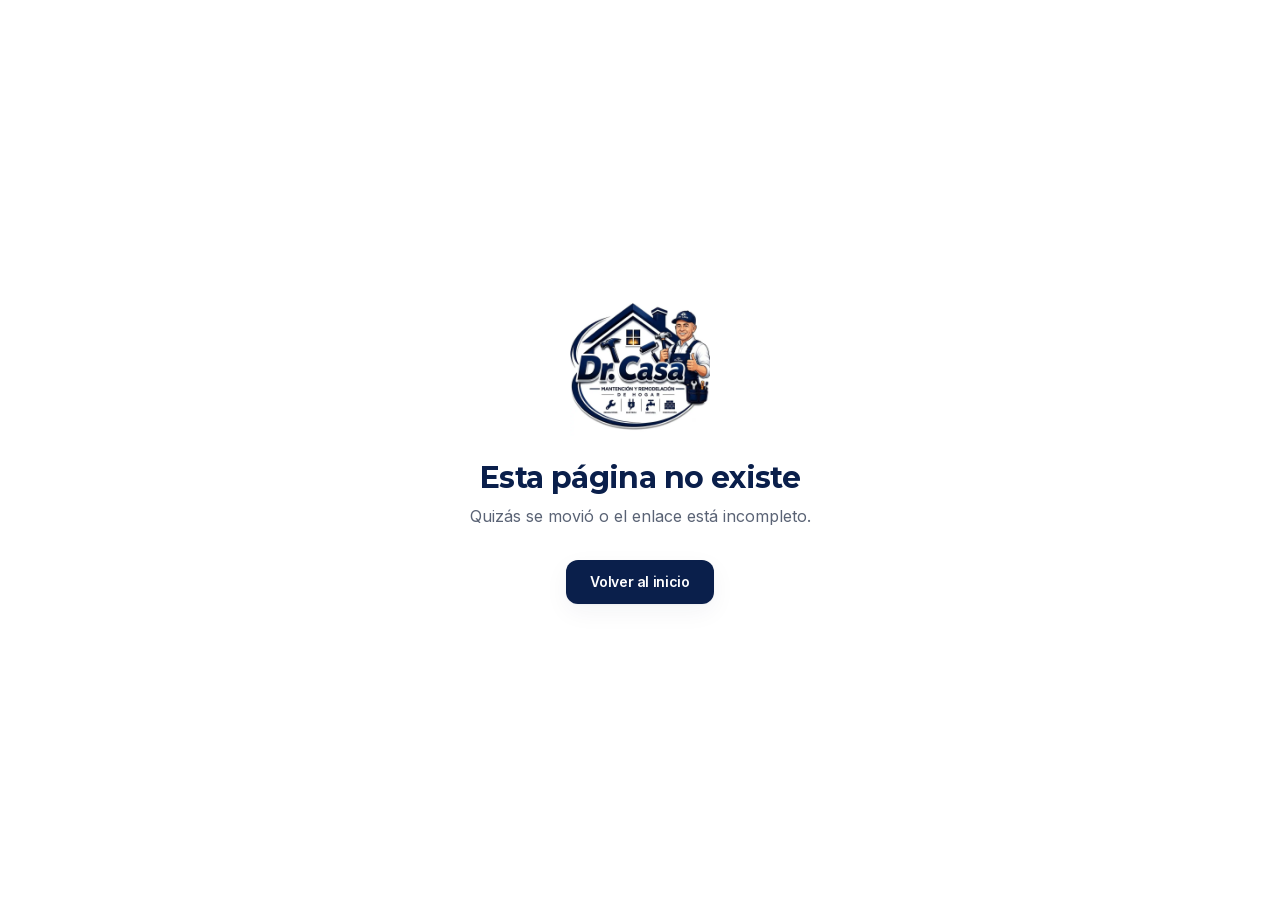
<file: 404/index.html>
<!DOCTYPE html><html lang="es-CL" class="MOT0tq_variable z9v-Mq_variable"><head><meta charSet="utf-8"/><meta name="viewport" content="width=device-width, initial-scale=1"/><link rel="stylesheet" href="/_next/static/chunks/107nrjr_bahgp.css" data-precedence="next"/><link rel="preload" as="script" fetchPriority="low" href="/_next/static/chunks/3be5ypa669k_3.js"/><script src="/_next/static/chunks/1k2w3nq2-wg_-.js" async=""></script><script src="/_next/static/chunks/3jn_x8ihwq16e.js" async=""></script><script src="/_next/static/chunks/2wsaspdyfxyeh.js" async=""></script><script src="/_next/static/chunks/turbopack-2u1d16houkiyo.js" async=""></script><script src="/_next/static/chunks/3apouaeb7wl-a.js" async=""></script><script src="/_next/static/chunks/06d-5nusxsw-a.js" async=""></script><meta name="robots" content="noindex"/><meta name="theme-color" content="#ffffff" media="(prefers-color-scheme: light)"/><meta name="theme-color" content="#0a1020" media="(prefers-color-scheme: dark)"/><title>Dr. Casa | Mantención y remodelación de hogar en Santiago</title><meta name="description" content="Reparaciones, electricidad, gasfitería, pintura, carpintería y remodelaciones en Santiago. Maestros verificados, presupuesto claro y trabajo garantizado. Cotiza gratis."/><meta name="keywords" content="maestro a domicilio,gasfiter Santiago,electricista Santiago,remodelación de baños,pintor Santiago,mantención del hogar"/><meta property="og:title" content="Dr. Casa | Mantención y remodelación de hogar en Santiago"/><meta property="og:description" content="Reparaciones, electricidad, gasfitería, pintura, carpintería y remodelaciones en Santiago. Maestros verificados, presupuesto claro y trabajo garantizado. Cotiza gratis."/><meta property="og:site_name" content="Dr. Casa"/><meta property="og:locale" content="es_CL"/><meta property="og:image" content="https://drcasa.cl/img/afiche.jpg"/><meta property="og:image:width" content="1200"/><meta property="og:image:height" content="800"/><meta property="og:image:alt" content="Tu hogar en las mejores manos"/><meta property="og:type" content="website"/><meta name="twitter:card" content="summary_large_image"/><meta name="twitter:title" content="Dr. Casa | Mantención y remodelación de hogar en Santiago"/><meta name="twitter:description" content="Reparaciones, electricidad, gasfitería, pintura, carpintería y remodelaciones en Santiago. Maestros verificados, presupuesto claro y trabajo garantizado. Cotiza gratis."/><meta name="twitter:image" content="https://drcasa.cl/img/afiche.jpg"/><meta name="twitter:image:alt" content="Tu hogar en las mejores manos"/><meta name="twitter:image:width" content="1200"/><meta name="twitter:image:height" content="800"/><link rel="icon" href="/icon.svg"/><link rel="apple-touch-icon" href="/marca/isotipo.png"/><meta name="next-size-adjust" content=""/><script>try{var t=localStorage.getItem('tema');if(t==='oscuro')document.documentElement.classList.add('dark')}catch(e){}</script><script src="/_next/static/chunks/0cz1d0mv5g_q7.js" noModule=""></script></head><body class="min-h-dvh"><div hidden=""><!--$--><!--/$--></div><main class="grid min-h-dvh place-items-center px-4 text-center"><div><img alt="Dr. Casa" loading="lazy" width="140" height="140" decoding="async" data-nimg="1" class="mx-auto" style="color:transparent" src="/marca/logo.webp"/><h1 class="mt-6 text-3xl font-bold">Esta página no existe</h1><p class="mt-2 text-texto-suave">Quizás se movió o el enlace está incompleto.</p><a class="inline-flex items-center justify-center gap-2 whitespace-nowrap rounded-xl font-semibold tracking-tight transition-all duration-200 disabled:pointer-events-none disabled:opacity-60 active:scale-[0.98] [&amp;_svg]:size-4 [&amp;_svg]:shrink-0 bg-primario text-fondo shadow-suave hover:bg-primario-hover hover:shadow-elevada h-11 px-6 text-sm mt-8" href="/">Volver al inicio</a></div></main><!--$--><!--/$--><script id="_R_">(globalThis["TURBOPACK"] || (globalThis["TURBOPACK"] = [])).push({"otherChunks":["static/chunks/3be5ypa669k_3.js","static/chunks/1k2w3nq2-wg_-.js","static/chunks/3jn_x8ihwq16e.js","static/chunks/2wsaspdyfxyeh.js"],"runtimeModuleIds":[94553]});</script><script src="/_next/static/chunks/3be5ypa669k_3.js" async=""></script><script>(self.__next_f=self.__next_f||[]).push([0])</script><script>self.__next_f.push([1,"1:\"$Sreact.fragment\"\n2:\"/_next/static/chunks/3apouaeb7wl-a.js\"\n3:I[39756,[\"$2\"],\"default\"]\n4:I[37457,[\"$2\"],\"default\"]\n5:\"/_next/static/chunks/06d-5nusxsw-a.js\"\n6:I[5500,[\"$2\",\"$5\"],\"Image\"]\n7:I[22016,[\"$2\",\"$5\"],\"\"]\nb:I[97367,[\"$2\"],\"OutletBoundary\"]\nc:\"$Sreact.suspense\"\ne:\"ViewportBoundary\"\nf:I[97367,[\"$2\"],\"$e\"]\n11:\"MetadataBoundary\"\n12:I[97367,[\"$2\"],\"$11\"]\n14:I[68027,[\"$2\"],\"default\",1]\n:HL[\"/_next/static/chunks/107nrjr_bahgp.css\",\"style\"]\n9:X\na:[[\"children\",{\"s\":\"__PAGE__\",\"h\":512,\"d\":{\"r\":[\"$\",\"$1\",\"c\",{\"children\":[[\"$\",\"main\",null,{\"className\":\"grid min-h-dvh place-items-center px-4 text-center\",\"children\":[\"$\",\"div\",null,{\"children\":[[\"$\",\"$L6\",null,{\"src\":\"/marca/logo.webp\",\"alt\":\"Dr. Casa\",\"width\":140,\"height\":140,\"className\":\"mx-auto\"}],[\"$\",\"h1\",null,{\"className\":\"mt-6 text-3xl font-bold\",\"children\":\"Esta página no existe\"}],[\"$\",\"p\",null,{\"className\":\"mt-2 text-texto-suave\",\"children\":\"Quizás se movió o el enlace está incompleto.\"}],[\"$\",\"$L7\",null,{\"href\":\"/\",\"className\":\"inline-flex items-center justify-center gap-2 whitespace-nowrap rounded-xl font-semibold tracking-tight transition-all duration-200 disabled:pointer-events-none disabled:opacity-60 active:scale-[0.98] [\u0026_svg]:size-4 [\u0026_svg]:shrink-0 bg-primario text-fondo shadow-suave hover:bg-primario-hover hover:shadow-elevada h-11 px-6 text-sm mt-8\",\"children\":\"Volver al inicio\"}]]}]}],[[\"$\",\"script\",\"script-0\",{\"src\":\"/_next/static/chunks/06d-5nusxsw-a.js\",\"async\":true,\"nonce\":\"$undefined\"}]],[\"$\",\"$Lb\",null,{\"children\":[\"$\",\"$c\",null,{\"name\":\"Next.MetadataOutlet\",\"children\":\"$@d\"}]}]]}],\"p\":false,\"v\":null}}]]\n8:[[\"children\",{\"s\":\"/_not-found\",\"h\":512,\"d\":{\"r\":[\"$\",\"$1\",\"c\",{\"children\":[null,[\"$\",\"$L3\",null,{\"parallelRouterKey\":\"children\",\"error\":\"$undefined\",\"errorStyles\":\"$undefined\",\"errorScripts\":\"$undefined\",\"template\":[\"$\",\"$L4\",null,{}],\"templateStyles\":\"$undefined\",\"templateScripts\":\"$undefined\",\"notFound\":\"$undefined\",\"forbidden\":\"$undefined\",\"unauthorized\":\"$undefined\"}]]}],\"p\":false,\"v\":\"$9\"},\"c\":\"$Qa\"}]]\n0:{\"P\":null,\"c\":[\"\",\"_not-found\",\"\"],\"q\":\"\",\"i\":false,\"t\":{\"t\":{\"s\":\"\",\"h\":528,\"d\":{\"r\":[\"$\",\"$1\",\"c\",{\"children\":[[[\"$\",\"link\",\"0\",{\"rel\":\"stylesheet\",\"href\":\"/_next/static/chunks/107nrjr_bahgp.css\",\"precedence\":\"next\",\"crossOrigin\":\"$undefined\",\"nonce\":\"$undefined\"}],[\"$\",\"script\",\"script-0\",{\"src\":\"/_next/static/chunks/3apouaeb7wl-a.js\",\"async\":true,\"nonce\":\"$undefined\"}]],[\"$\",\"html\",null,{\"lang\":\"es-CL\",\"className\":\"MOT0tq_variable z9v-Mq_variable\",\"suppressHydrationWarning\":true,\"children\":[[\"$\",\"head\",null,{\"children\":[\"$\",\"script\",null,{\"dangerouslySetInnerHTML\":{\"__html\":\"try{var t=localStorage.getItem('tema');if(t==='oscuro')document.documentElement.classList.add('dark')}catch(e){}\"}}]}],[\"$\",\"body\",null,{\"className\":\"min-h-dvh\",\"children\":[\"$\",\"$L3\",null,{\"parallelRouterKey\":\"children\",\"error\":\"$undefined\",\"errorStyles\":\"$undefined\",\"errorScripts\":\"$undefined\",\"template\":[\"$\",\"$L4\",null,{}],\"templateStyles\":\"$undefined\",\"templateScripts\":\"$undefined\",\"notFound\":[[\"$\",\"main\",null,{\"className\":\"grid min-h-dvh place-items-center px-4 text-center\",\"children\":[\"$\",\"div\",null,{\"children\":[[\"$\",\"$L6\",null,{\"src\":\"/marca/logo.webp\",\"alt\":\"Dr. Casa\",\"width\":140,\"height\":140,\"className\":\"mx-auto\"}],[\"$\",\"h1\",null,{\"className\":\"mt-6 text-3xl font-bold\",\"children\":\"Esta página no existe\"}],[\"$\",\"p\",null,{\"className\":\"mt-2 text-texto-suave\",\"children\":\"Quizás se movió o el enlace está incompleto.\"}],[\"$\",\"$L7\",null,{\"href\":\"/\",\"className\":\"inline-flex items-center justify-center gap-2 whitespace-nowrap rounded-xl font-semibold tracking-tight transition-all duration-200 disabled:pointer-events-none disabled:opacity-60 active:scale-[0.98] [\u0026_svg]:size-4 [\u0026_svg]:shrink-0 bg-primario text-fondo shadow-suave hover:bg-primario-hover hover:shadow-elevada h-11 px-6 text-sm mt-8\",\"children\":\"Volver al inicio\"}]]}]}],[]],\"forbidden\":\"$undefined\",\"unauthorized\":\"$undefined\"}]}]]}]]}],\"p\":false,\"v\":null},\"c\":\"$Q8\"},\"h\":{\"r\":[\"$\",\"$1\",\"h\",{\"children\":[[\"$\",\"meta\",null,{\"name\":\"robots\",\"content\":\"noindex\"}],[\"$\",\"$Lf\",null,{\"children\":\"$L10\"}],[\"$\",\"$L12\",null,{\"children\":[[\"$\",\"div\",null,{\"hidden\":true,\"children\":[\"$\",\"$c\",null,{\"name\":\"Next.Metadata\",\"children\":\"$L13\"}]}],null]}],[\"$\",\"meta\",null,{\"name\":\"next-size-adjust\",\"content\":\"\"}]]}],\"p\":false,\"v\":null}},\"m\":\"$undefined\",\"G\":[\"$14\",[[\"$\",\"link\",\"0\",{\"rel\":\"stylesheet\",\"href\":\"/_next/static/chunks/107nrjr_bahgp.css\",\"precedence\":\"next\",\"crossOrigin\":\"$undefined\",\"nonce\":\"$undefined\"}]]],\"S\":true,\"r\":\"$undefined\",\"s\":\"$undefined\",\"a\":\"$undefined\",\"l\":\"$undefined\",\"p\":\"$undefined\",\"d\":\"$undefined\",\"b\":\"VGbSO87ydkDFMy39uEzQy\"}\n9:C\n10:[[\"$\",\"meta\",\"0\",{\"charSet\":\"utf-8\"}],[\"$\",\"meta\",\"1\",{\"name\":\"viewport\",\"content\":\"width=device-width, initial-scale=1\"}],[\"$\",\"meta\",\"2\",{\"name\":\"theme-color\",\"content\":\"#ffffff\",\"media\":\"(prefers-color-scheme: light)\"}],[\"$\",\"meta\",\"3\",{\"name\":\"theme-color\",\"content\":\"#0a1020\",\"media\":\"(prefers-color-scheme: dark)\"}]]\n15:I[27201,[\"$2\"],\"IconMark\"]\nd:null\n13:[[\"$\",\"title\",\"0\",{\"children\":\"Dr. Casa | Mantención y remodelación de hogar en Santiago\"}],[\"$\",\"meta\",\"1\",{\"name\":\"description\",\"content\":\"Reparaciones, electricidad, gasfitería, pintura, carpintería y remodelaciones en Santiago. Maestros verificados, presupuesto claro y trabajo garantizado. Cotiza gratis.\"}],[\"$\",\"meta\",\"2\",{\"name\":\"keywords\",\"content\":\"maestro a domicilio,gasfiter Santiago,electricista Santiago,remodelación de baños,pintor Santiago,mantención del hogar\"}],[\"$\",\"meta\",\"3\",{\"property\":\"og:title\",\"content\":\"Dr. Casa | Mantención y remodelación de hogar en Santiago\"}],[\"$\",\"meta\",\"4\",{\"property\":\"og:description\",\"content\":\"Reparaciones, electricidad, gasfitería, pintura, carpintería y remodelaciones en Santiago. Maestros verificados, presupuesto claro y trabajo garantizado. Cotiza gratis.\"}],[\"$\",\"meta\",\"5\",{\"property\":\"og:site_name\",\"content\":\"Dr. Casa\"}],[\"$\",\"meta\",\"6\",{\"property\":\"og:locale\",\"content\":\"es_CL\"}],[\"$\",\"meta\",\"7\",{\"property\":\"og:image\",\"content\":\"https://drcasa.cl/img/afiche.jpg\"}],[\"$\",\"meta\",\"8\",{\"property\":\"og:image:width\",\"content\":\"1200\"}],[\"$\",\"meta\",\"9\",{\"property\":\"og:image:height\",\"content\":\"800\"}],[\"$\",\"meta\",\"10\",{\"property\":\"og:image:alt\",\"content\":\"Tu hogar en las mejores manos\"}],[\"$\",\"meta\",\"11\",{\"property\":\"og:type\",\"content\":\"website\"}],[\"$\",\"meta\",\"12\",{\"name\":\"twitter:card\",\"content\":\"summary_large_image\"}],[\"$\",\"meta\",\"13\",{\"name\":\"twitter:title\",\"content\":\"Dr. Casa | Mantención y remodelación de hogar en Santiago\"}],[\"$\",\"meta\",\"14\",{\"name\":\"twitter:description\",\"content\":\"Reparaciones, electricidad, gasfitería, pintura, carpintería y remodelaciones en Santiago. Maestros verificados, presupuesto claro y trabajo garantizado. Cotiza gratis.\"}],[\"$\",\"meta\",\"15\",{\"name\":\"twitter:image\",\"content\":\"https://drcasa.cl/img/afiche.jpg\"}],[\"$\",\"meta\",\"16\",{\"name\":\"twitter:image:alt\",\"content\":\"Tu hogar en las mejores manos\"}],[\"$\",\"meta\",\"17\",{\"name\":\"twitter:image:width\",\"content\":\"1200\"}],[\"$\",\"meta\",\"18\",{\"name\":\"twitter:image:height\",\"content\":\"800\"}],[\"$\",\"link\",\"19\",{\"rel\":\"icon\",\"href\":\"/icon.svg\"}],[\"$\",\"link\",\"20\",{\"rel\":\"apple-touch-icon\",\"href\":\"/marca/isotipo.png\"}],[\"$\",\"$L15\",\"21\",{}]]\n"])</script></body></html>
</file>
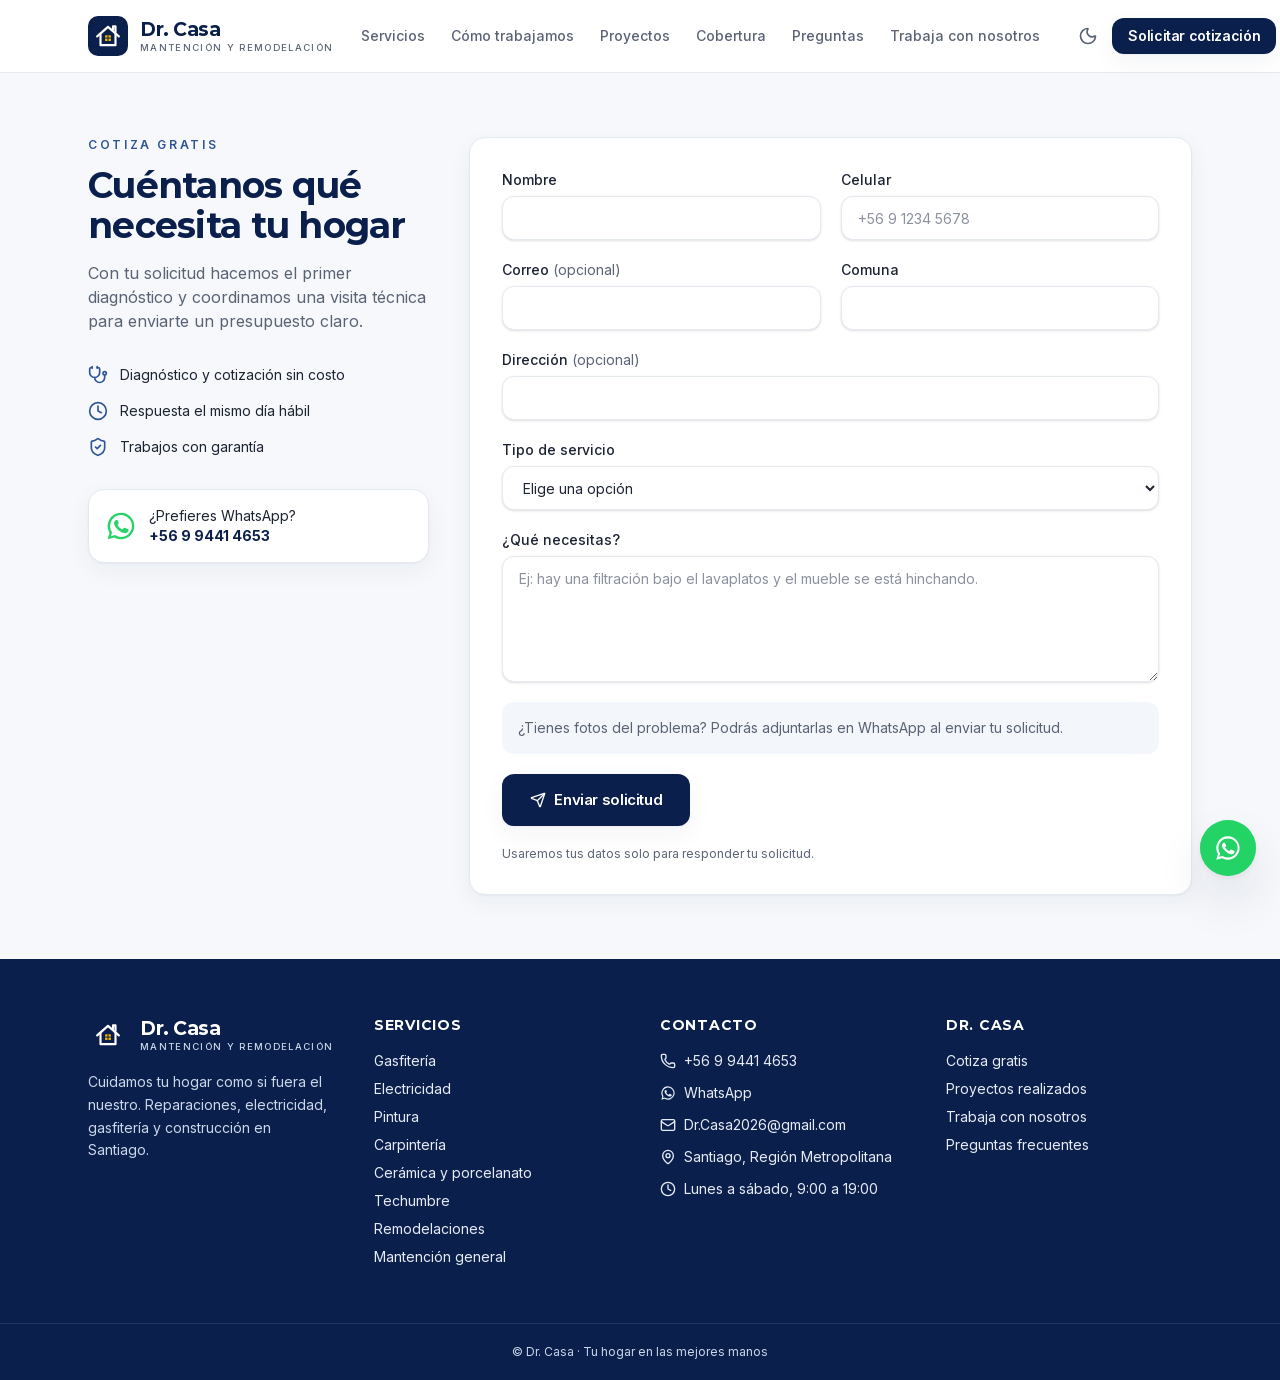
<file: cotizar/index.html>
<!DOCTYPE html><html lang="es-CL" class="MOT0tq_variable z9v-Mq_variable"><head><meta charSet="utf-8"/><meta name="viewport" content="width=device-width, initial-scale=1"/><link rel="preload" href="/_next/static/media/07c7676b89ed2778-s.p.2bn3s6zvc0dyp.woff2" as="font" crossorigin="" type="font/woff2"/><link rel="preload" href="/_next/static/media/65341aea9fb91af5-s.p.1dqa_6e_ad4sj.woff2" as="font" crossorigin="" type="font/woff2"/><link rel="stylesheet" href="/_next/static/chunks/107nrjr_bahgp.css" data-precedence="next"/><link rel="preload" as="script" fetchPriority="low" href="/_next/static/chunks/3be5ypa669k_3.js"/><script src="/_next/static/chunks/1k2w3nq2-wg_-.js" async=""></script><script src="/_next/static/chunks/3jn_x8ihwq16e.js" async=""></script><script src="/_next/static/chunks/2wsaspdyfxyeh.js" async=""></script><script src="/_next/static/chunks/turbopack-2u1d16houkiyo.js" async=""></script><script src="/_next/static/chunks/3apouaeb7wl-a.js" async=""></script><script src="/_next/static/chunks/06d-5nusxsw-a.js" async=""></script><script src="/_next/static/chunks/2tbzr5yfnbe_p.js" async=""></script><script src="/_next/static/chunks/1mpfzkxdqjrt-.js" async=""></script><script src="/_next/static/chunks/2pkhb4qd3_ku8.js" async=""></script><script src="/_next/static/chunks/2g4m4a3r576h0.js" async=""></script><meta name="theme-color" content="#ffffff" media="(prefers-color-scheme: light)"/><meta name="theme-color" content="#0a1020" media="(prefers-color-scheme: dark)"/><title>Cotiza gratis | Dr. Casa</title><meta name="description" content="Cuéntanos qué necesita tu hogar, adjunta fotos y recibe tu cotización sin costo."/><meta name="keywords" content="maestro a domicilio,gasfiter Santiago,electricista Santiago,remodelación de baños,pintor Santiago,mantención del hogar"/><link rel="canonical" href="https://drcasa.cl/cotizar/"/><meta property="og:title" content="Cotiza gratis | Dr. Casa"/><meta property="og:description" content="Cuéntanos qué necesita tu hogar, adjunta fotos y recibe tu cotización sin costo."/><meta property="og:site_name" content="Dr. Casa"/><meta property="og:locale" content="es_CL"/><meta property="og:image" content="https://drcasa.cl/img/afiche.jpg"/><meta property="og:image:width" content="1200"/><meta property="og:image:height" content="800"/><meta property="og:image:alt" content="Tu hogar en las mejores manos"/><meta property="og:type" content="website"/><meta name="twitter:card" content="summary_large_image"/><meta name="twitter:title" content="Cotiza gratis | Dr. Casa"/><meta name="twitter:description" content="Cuéntanos qué necesita tu hogar, adjunta fotos y recibe tu cotización sin costo."/><meta name="twitter:image" content="https://drcasa.cl/img/afiche.jpg"/><meta name="twitter:image:alt" content="Tu hogar en las mejores manos"/><meta name="twitter:image:width" content="1200"/><meta name="twitter:image:height" content="800"/><link rel="icon" href="/icon.svg"/><link rel="apple-touch-icon" href="/marca/isotipo.png"/><meta name="next-size-adjust" content=""/><script>try{var t=localStorage.getItem('tema');if(t==='oscuro')document.documentElement.classList.add('dark')}catch(e){}</script><script src="/_next/static/chunks/0cz1d0mv5g_q7.js" noModule=""></script></head><body class="min-h-dvh"><div hidden=""><!--$--><!--/$--></div><script type="application/ld+json">{"@context":"https://schema.org","@type":"HomeAndConstructionBusiness","name":"Dr. Casa","description":"Mantención y Remodelación de Hogar. Tu hogar en las mejores manos.","url":"https://drcasa.cl","logo":"https://drcasa.cl/marca/logo.png","image":"https://drcasa.cl/img/afiche.jpg","telephone":"+56994414653","email":"Dr.Casa2026@gmail.com","address":{"@type":"PostalAddress","addressLocality":"Santiago","addressRegion":"Región Metropolitana","addressCountry":"CL"},"areaServed":[{"@type":"City","name":"Santiago"},{"@type":"City","name":"Providencia"},{"@type":"City","name":"Ñuñoa"},{"@type":"City","name":"Las Condes"},{"@type":"City","name":"Vitacura"},{"@type":"City","name":"Lo Barnechea"},{"@type":"City","name":"La Reina"},{"@type":"City","name":"Peñalolén"},{"@type":"City","name":"Macul"},{"@type":"City","name":"La Florida"},{"@type":"City","name":"Puente Alto"},{"@type":"City","name":"San Miguel"},{"@type":"City","name":"San Joaquín"},{"@type":"City","name":"La Cisterna"},{"@type":"City","name":"Maipú"},{"@type":"City","name":"Estación Central"},{"@type":"City","name":"Recoleta"},{"@type":"City","name":"Independencia"},{"@type":"City","name":"Huechuraba"},{"@type":"City","name":"Quilicura"}],"openingHours":["Mo-Sa 09:00-19:00"],"priceRange":"$$","hasOfferCatalog":{"@type":"OfferCatalog","name":"Servicios","itemListElement":[{"@type":"Offer","itemOffered":{"@type":"Service","name":"Gasfitería","description":"Filtraciones, griferías, WC, calefont y destapes."}},{"@type":"Offer","itemOffered":{"@type":"Service","name":"Electricidad","description":"Enchufes, iluminación, tableros y fallas eléctricas."}},{"@type":"Offer","itemOffered":{"@type":"Service","name":"Pintura","description":"Interior, exterior, empaste y tratamiento de humedad."}},{"@type":"Offer","itemOffered":{"@type":"Service","name":"Carpintería","description":"Puertas, muebles, closets, pisos y terrazas."}},{"@type":"Offer","itemOffered":{"@type":"Service","name":"Cerámica y porcelanato","description":"Instalación en pisos, muros, baños y cocinas."}},{"@type":"Offer","itemOffered":{"@type":"Service","name":"Techumbre","description":"Goteras, canaletas, cubiertas e impermeabilización."}},{"@type":"Offer","itemOffered":{"@type":"Service","name":"Remodelaciones","description":"Baños, cocinas, ampliaciones y tabiquería."}},{"@type":"Offer","itemOffered":{"@type":"Service","name":"Mantención general","description":"Arreglos varios y mantención preventiva del hogar."}}]},"sameAs":[]}</script><a href="#contenido" class="sr-only focus:not-sr-only focus:fixed focus:top-2 focus:left-2 focus:z-50 focus:rounded-lg focus:bg-superficie focus:px-4 focus:py-2">Saltar al contenido</a><header class="sticky top-0 z-40 border-b border-borde bg-superficie/90 backdrop-blur-md"><div class="mx-auto flex h-[72px] max-w-6xl items-center justify-between gap-4 px-4 sm:px-6"><a aria-label="Dr. Casa, ir al inicio" href="/"><span class="flex items-center gap-3"><svg viewBox="0 0 48 48" class="size-10 shrink-0" role="img" aria-label="Dr. Casa"><rect width="48" height="48" rx="12" fill="#0A1F4B"></rect><g fill="none" stroke="#fff" stroke-width="2.6" stroke-linecap="round" stroke-linejoin="round"><path d="M11 24.5 24 13l13 11.5"></path><path d="M15 21.5V35h18V21.5"></path><path d="M30 16.5V12.5h3v6.6"></path></g><rect x="20.5" y="23" width="7" height="7" rx="1" fill="#F5B400"></rect><path d="M24 23v7M20.5 26.5h7" stroke="#0A1F4B" stroke-width="1.2"></path></svg><span class="leading-none"><span class="block font-titulo text-[19px] font-bold tracking-tight text-titulo">Dr. Casa</span><span class="mt-1 block text-[9.5px] font-medium tracking-[0.14em] whitespace-nowrap uppercase text-texto-suave">Mantención y remodelación</span></span></span></a><nav class="hidden items-center gap-0.5 xl:flex" aria-label="Principal"><a class="whitespace-nowrap rounded-full px-3 py-2 text-sm font-medium text-texto-suave transition-colors hover:text-titulo" href="/#servicios">Servicios</a><a class="whitespace-nowrap rounded-full px-3 py-2 text-sm font-medium text-texto-suave transition-colors hover:text-titulo" href="/#como-trabajamos">Cómo trabajamos</a><a class="whitespace-nowrap rounded-full px-3 py-2 text-sm font-medium text-texto-suave transition-colors hover:text-titulo" href="/proyectos/">Proyectos</a><a class="whitespace-nowrap rounded-full px-3 py-2 text-sm font-medium text-texto-suave transition-colors hover:text-titulo" href="/#cobertura">Cobertura</a><a class="whitespace-nowrap rounded-full px-3 py-2 text-sm font-medium text-texto-suave transition-colors hover:text-titulo" href="/#preguntas">Preguntas</a><a class="whitespace-nowrap rounded-full px-3 py-2 text-sm font-medium text-texto-suave transition-colors hover:text-titulo" href="/trabaja-con-nosotros/">Trabaja con nosotros</a></nav><div class="flex items-center gap-1"><button type="button" class="grid size-10 place-items-center rounded-full text-texto-suave transition-colors hover:bg-fondo-alt hover:text-titulo" aria-label="Cambiar entre modo claro y oscuro"><svg xmlns="http://www.w3.org/2000/svg" width="24" height="24" viewBox="0 0 24 24" fill="none" stroke="currentColor" stroke-width="2" stroke-linecap="round" stroke-linejoin="round" class="lucide lucide-sun hidden size-5 dark:block" aria-hidden="true"><circle cx="12" cy="12" r="4"></circle><path d="M12 2v2"></path><path d="M12 20v2"></path><path d="m4.93 4.93 1.41 1.41"></path><path d="m17.66 17.66 1.41 1.41"></path><path d="M2 12h2"></path><path d="M20 12h2"></path><path d="m6.34 17.66-1.41 1.41"></path><path d="m19.07 4.93-1.41 1.41"></path></svg><svg xmlns="http://www.w3.org/2000/svg" width="24" height="24" viewBox="0 0 24 24" fill="none" stroke="currentColor" stroke-width="2" stroke-linecap="round" stroke-linejoin="round" class="lucide lucide-moon size-5 dark:hidden" aria-hidden="true"><path d="M20.985 12.486a9 9 0 1 1-9.473-9.472c.405-.022.617.46.402.803a6 6 0 0 0 8.268 8.268c.344-.215.825-.004.803.401"></path></svg></button><a class="items-center justify-center gap-2 whitespace-nowrap rounded-xl font-semibold tracking-tight transition-all duration-200 disabled:pointer-events-none disabled:opacity-60 active:scale-[0.98] [&amp;_svg]:size-4 [&amp;_svg]:shrink-0 bg-primario text-fondo shadow-suave hover:bg-primario-hover hover:shadow-elevada h-9 px-4 text-sm hidden sm:inline-flex" href="/cotizar/">Solicitar cotización</a><button type="button" class="grid size-10 place-items-center rounded-full xl:hidden" aria-expanded="false" aria-controls="menu-movil" aria-label="Abrir menú"><svg xmlns="http://www.w3.org/2000/svg" width="24" height="24" viewBox="0 0 24 24" fill="none" stroke="currentColor" stroke-width="2" stroke-linecap="round" stroke-linejoin="round" class="lucide lucide-menu size-6" aria-hidden="true"><path d="M4 5h16"></path><path d="M4 12h16"></path><path d="M4 19h16"></path></svg></button></div></div></header><main id="contenido"><div class="bg-fondo-alt"><div class="mx-auto w-full max-w-6xl px-4 sm:px-6 grid gap-10 py-12 sm:py-16 lg:grid-cols-3"><div class="lg:col-span-1"><p class="text-xs font-semibold tracking-[0.22em] text-acento uppercase">Cotiza gratis</p><h1 class="mt-3 text-4xl font-bold">Cuéntanos qué necesita tu hogar</h1><p class="mt-4 text-texto-suave">Con tu solicitud hacemos el primer diagnóstico y coordinamos una visita técnica para enviarte un presupuesto claro.</p><ul class="mt-8 grid gap-4 text-sm"><li class="flex gap-3"><svg xmlns="http://www.w3.org/2000/svg" width="24" height="24" viewBox="0 0 24 24" fill="none" stroke="currentColor" stroke-width="2" stroke-linecap="round" stroke-linejoin="round" class="lucide lucide-stethoscope size-5 shrink-0 text-acento" aria-hidden="true"><path d="M11 2v2"></path><path d="M5 2v2"></path><path d="M5 3H4a2 2 0 0 0-2 2v4a6 6 0 0 0 12 0V5a2 2 0 0 0-2-2h-1"></path><path d="M8 15a6 6 0 0 0 12 0v-3"></path><circle cx="20" cy="10" r="2"></circle></svg> Diagnóstico y cotización sin costo</li><li class="flex gap-3"><svg xmlns="http://www.w3.org/2000/svg" width="24" height="24" viewBox="0 0 24 24" fill="none" stroke="currentColor" stroke-width="2" stroke-linecap="round" stroke-linejoin="round" class="lucide lucide-clock size-5 shrink-0 text-acento" aria-hidden="true"><circle cx="12" cy="12" r="10"></circle><path d="M12 6v6l4 2"></path></svg> Respuesta el mismo día hábil</li><li class="flex gap-3"><svg xmlns="http://www.w3.org/2000/svg" width="24" height="24" viewBox="0 0 24 24" fill="none" stroke="currentColor" stroke-width="2" stroke-linecap="round" stroke-linejoin="round" class="lucide lucide-shield-check size-5 shrink-0 text-acento" aria-hidden="true"><path d="M20 13c0 5-3.5 7.5-7.66 8.95a1 1 0 0 1-.67-.01C7.5 20.5 4 18 4 13V6a1 1 0 0 1 1-1c2 0 4.5-1.2 6.24-2.72a1.17 1.17 0 0 1 1.52 0C14.51 3.81 17 5 19 5a1 1 0 0 1 1 1z"></path><path d="m9 12 2 2 4-4"></path></svg> Trabajos con garantía</li></ul><a href="https://wa.me/56994414653?text=Hola%20Dr.%20Casa%2C%20quiero%20cotizar%20un%20trabajo%20para%20mi%20hogar." target="_blank" rel="noopener" class="mt-8 flex items-center gap-3 rounded-2xl border border-borde bg-superficie p-4 text-sm shadow-suave hover:border-whatsapp"><svg viewBox="0 0 24 24" fill="currentColor" class="size-8 text-whatsapp" aria-hidden="true"><path d="M12 2a10 10 0 0 0-8.6 15.1L2 22l5-1.3A10 10 0 1 0 12 2Zm0 18.2a8.2 8.2 0 0 1-4.2-1.2l-.3-.2-3 .8.8-2.9-.2-.3A8.2 8.2 0 1 1 12 20.2Zm4.5-6.1c-.2-.1-1.5-.7-1.7-.8-.2-.1-.4-.1-.6.1l-.8 1c-.1.2-.3.2-.5.1a6.7 6.7 0 0 1-3.3-2.9c-.3-.4.2-.4.7-1.4.1-.2 0-.3 0-.5l-.8-1.8c-.2-.5-.4-.4-.6-.4h-.5a1 1 0 0 0-.7.3 3 3 0 0 0-.9 2.2 5.2 5.2 0 0 0 1.1 2.7 11.8 11.8 0 0 0 4.5 4c1.7.7 2.4.8 3.2.6a2.8 2.8 0 0 0 1.8-1.3 2.3 2.3 0 0 0 .2-1.3c-.1-.2-.3-.2-.6-.4Z"></path></svg><span>¿Prefieres WhatsApp?<strong class="block text-titulo">+56 9 9441 4653</strong></span></a></div><div class="rounded-2xl border border-borde bg-superficie shadow-suave relative p-6 sm:p-8 lg:col-span-2"><!--$!--><template data-dgst=""></template><!--/$--></div></div></div><!--$--><!--/$--></main><footer class="bg-marca-900 text-marca-100 dark:bg-marca-950"><div class="mx-auto grid max-w-6xl gap-10 px-4 py-14 sm:px-6 md:grid-cols-2 lg:grid-cols-4"><div><span class="flex items-center gap-3"><svg viewBox="0 0 48 48" class="size-10 shrink-0" role="img" aria-label="Dr. Casa"><rect width="48" height="48" rx="12" fill="#0A1F4B"></rect><g fill="none" stroke="#fff" stroke-width="2.6" stroke-linecap="round" stroke-linejoin="round"><path d="M11 24.5 24 13l13 11.5"></path><path d="M15 21.5V35h18V21.5"></path><path d="M30 16.5V12.5h3v6.6"></path></g><rect x="20.5" y="23" width="7" height="7" rx="1" fill="#F5B400"></rect><path d="M24 23v7M20.5 26.5h7" stroke="#0A1F4B" stroke-width="1.2"></path></svg><span class="leading-none"><span class="block font-titulo text-[19px] font-bold tracking-tight text-white">Dr. Casa</span><span class="mt-1 block text-[9.5px] font-medium tracking-[0.14em] whitespace-nowrap uppercase text-marca-200">Mantención y remodelación</span></span></span><p class="mt-4 text-sm leading-relaxed text-marca-200">Cuidamos tu hogar como si fuera el nuestro<!-- -->. Reparaciones, electricidad, gasfitería y construcción en <!-- -->Santiago<!-- -->.</p></div><div><h2 class="mb-4 text-sm font-bold uppercase tracking-wider text-white">Servicios</h2><ul class="grid gap-2 text-sm"><li><a class="hover:text-white" href="/servicios/gasfiteria/">Gasfitería</a></li><li><a class="hover:text-white" href="/servicios/electricidad/">Electricidad</a></li><li><a class="hover:text-white" href="/servicios/pintura/">Pintura</a></li><li><a class="hover:text-white" href="/servicios/carpinteria/">Carpintería</a></li><li><a class="hover:text-white" href="/servicios/ceramica/">Cerámica y porcelanato</a></li><li><a class="hover:text-white" href="/servicios/techumbre/">Techumbre</a></li><li><a class="hover:text-white" href="/servicios/remodelaciones/">Remodelaciones</a></li><li><a class="hover:text-white" href="/servicios/mantencion-general/">Mantención general</a></li></ul></div><div><h2 class="mb-4 text-sm font-bold uppercase tracking-wider text-white">Contacto</h2><ul class="grid gap-3 text-sm"><li><a href="tel:+56994414653" class="flex items-center gap-2 hover:text-white"><svg xmlns="http://www.w3.org/2000/svg" width="24" height="24" viewBox="0 0 24 24" fill="none" stroke="currentColor" stroke-width="2" stroke-linecap="round" stroke-linejoin="round" class="lucide lucide-phone size-4" aria-hidden="true"><path d="M13.832 16.568a1 1 0 0 0 1.213-.303l.355-.465A2 2 0 0 1 17 15h3a2 2 0 0 1 2 2v3a2 2 0 0 1-2 2A18 18 0 0 1 2 4a2 2 0 0 1 2-2h3a2 2 0 0 1 2 2v3a2 2 0 0 1-.8 1.6l-.468.351a1 1 0 0 0-.292 1.233 14 14 0 0 0 6.392 6.384"></path></svg> <!-- -->+56 9 9441 4653</a></li><li><a href="https://wa.me/56994414653?text=Hola%20Dr.%20Casa%2C%20quiero%20cotizar%20un%20trabajo%20para%20mi%20hogar." target="_blank" rel="noopener" class="flex items-center gap-2 hover:text-white"><svg viewBox="0 0 24 24" fill="currentColor" class="size-4" aria-hidden="true"><path d="M12 2a10 10 0 0 0-8.6 15.1L2 22l5-1.3A10 10 0 1 0 12 2Zm0 18.2a8.2 8.2 0 0 1-4.2-1.2l-.3-.2-3 .8.8-2.9-.2-.3A8.2 8.2 0 1 1 12 20.2Zm4.5-6.1c-.2-.1-1.5-.7-1.7-.8-.2-.1-.4-.1-.6.1l-.8 1c-.1.2-.3.2-.5.1a6.7 6.7 0 0 1-3.3-2.9c-.3-.4.2-.4.7-1.4.1-.2 0-.3 0-.5l-.8-1.8c-.2-.5-.4-.4-.6-.4h-.5a1 1 0 0 0-.7.3 3 3 0 0 0-.9 2.2 5.2 5.2 0 0 0 1.1 2.7 11.8 11.8 0 0 0 4.5 4c1.7.7 2.4.8 3.2.6a2.8 2.8 0 0 0 1.8-1.3 2.3 2.3 0 0 0 .2-1.3c-.1-.2-.3-.2-.6-.4Z"></path></svg> WhatsApp</a></li><li><a href="mailto:Dr.Casa2026@gmail.com" class="flex items-center gap-2 break-all hover:text-white"><svg xmlns="http://www.w3.org/2000/svg" width="24" height="24" viewBox="0 0 24 24" fill="none" stroke="currentColor" stroke-width="2" stroke-linecap="round" stroke-linejoin="round" class="lucide lucide-mail size-4 shrink-0" aria-hidden="true"><path d="m22 7-8.991 5.727a2 2 0 0 1-2.009 0L2 7"></path><rect x="2" y="4" width="20" height="16" rx="2"></rect></svg> <!-- -->Dr.Casa2026@gmail.com</a></li><li class="flex items-center gap-2"><svg xmlns="http://www.w3.org/2000/svg" width="24" height="24" viewBox="0 0 24 24" fill="none" stroke="currentColor" stroke-width="2" stroke-linecap="round" stroke-linejoin="round" class="lucide lucide-map-pin size-4" aria-hidden="true"><path d="M20 10c0 4.993-5.539 10.193-7.399 11.799a1 1 0 0 1-1.202 0C9.539 20.193 4 14.993 4 10a8 8 0 0 1 16 0"></path><circle cx="12" cy="10" r="3"></circle></svg> <!-- -->Santiago<!-- -->, <!-- -->Región Metropolitana</li><li class="flex items-center gap-2"><svg xmlns="http://www.w3.org/2000/svg" width="24" height="24" viewBox="0 0 24 24" fill="none" stroke="currentColor" stroke-width="2" stroke-linecap="round" stroke-linejoin="round" class="lucide lucide-clock size-4" aria-hidden="true"><circle cx="12" cy="12" r="10"></circle><path d="M12 6v6l4 2"></path></svg> <!-- -->Lunes a sábado, 9:00 a 19:00</li></ul></div><div><h2 class="mb-4 text-sm font-bold uppercase tracking-wider text-white">Dr. Casa</h2><ul class="grid gap-2 text-sm"><li><a class="hover:text-white" href="/cotizar/">Cotiza gratis</a></li><li><a class="hover:text-white" href="/proyectos/">Proyectos realizados</a></li><li><a class="hover:text-white" href="/trabaja-con-nosotros/">Trabaja con nosotros</a></li><li><a class="hover:text-white" href="/#preguntas">Preguntas frecuentes</a></li></ul></div></div><div class="border-t border-white/10 py-5 text-center text-xs text-marca-200">© <!-- -->Dr. Casa<!-- --> · <!-- -->Tu hogar en las mejores manos</div></footer><a href="https://wa.me/56994414653?text=Hola%20Dr.%20Casa%2C%20quiero%20cotizar%20un%20trabajo%20para%20mi%20hogar." target="_blank" rel="noopener" aria-label="Escríbenos por WhatsApp" class="group fixed right-4 bottom-4 z-50 flex items-center gap-2 rounded-full bg-whatsapp p-3.5 text-white shadow-elevada transition-transform hover:scale-105 sm:right-6 sm:bottom-6"><span class="absolute inset-0 -z-10 animate-ping rounded-full bg-whatsapp/40 [animation-iteration-count:3]"></span><svg viewBox="0 0 24 24" fill="currentColor" class="size-7" aria-hidden="true"><path d="M12 2a10 10 0 0 0-8.6 15.1L2 22l5-1.3A10 10 0 1 0 12 2Zm0 18.2a8.2 8.2 0 0 1-4.2-1.2l-.3-.2-3 .8.8-2.9-.2-.3A8.2 8.2 0 1 1 12 20.2Zm4.5-6.1c-.2-.1-1.5-.7-1.7-.8-.2-.1-.4-.1-.6.1l-.8 1c-.1.2-.3.2-.5.1a6.7 6.7 0 0 1-3.3-2.9c-.3-.4.2-.4.7-1.4.1-.2 0-.3 0-.5l-.8-1.8c-.2-.5-.4-.4-.6-.4h-.5a1 1 0 0 0-.7.3 3 3 0 0 0-.9 2.2 5.2 5.2 0 0 0 1.1 2.7 11.8 11.8 0 0 0 4.5 4c1.7.7 2.4.8 3.2.6a2.8 2.8 0 0 0 1.8-1.3 2.3 2.3 0 0 0 .2-1.3c-.1-.2-.3-.2-.6-.4Z"></path></svg><span class="hidden pr-1 text-sm font-semibold sm:group-hover:inline">Escríbenos</span></a><script id="_R_">(globalThis["TURBOPACK"] || (globalThis["TURBOPACK"] = [])).push({"otherChunks":["static/chunks/3be5ypa669k_3.js","static/chunks/1k2w3nq2-wg_-.js","static/chunks/3jn_x8ihwq16e.js","static/chunks/2wsaspdyfxyeh.js"],"runtimeModuleIds":[94553]});</script><script src="/_next/static/chunks/3be5ypa669k_3.js" async=""></script><script>(self.__next_f=self.__next_f||[]).push([0])</script><script>self.__next_f.push([1,"1:\"$Sreact.fragment\"\n2:\"/_next/static/chunks/3apouaeb7wl-a.js\"\n3:I[39756,[\"$2\"],\"default\"]\n4:I[37457,[\"$2\"],\"default\"]\n5:\"/_next/static/chunks/06d-5nusxsw-a.js\"\n6:I[5500,[\"$2\",\"$5\"],\"Image\"]\n7:\"/_next/static/chunks/2tbzr5yfnbe_p.js\"\n8:\"/_next/static/chunks/1mpfzkxdqjrt-.js\"\n9:I[22016,[\"$2\",\"$7\",\"$8\"],\"\"]\n16:\"ViewportBoundary\"\n17:I[97367,[\"$2\"],\"$16\"]\n19:\"MetadataBoundary\"\n1a:I[97367,[\"$2\"],\"$19\"]\n1b:\"$Sreact.suspense\"\n1d:I[68027,[\"$2\"],\"default\",1]\n:HL[\"/_next/static/chunks/107nrjr_bahgp.css\",\"style\"]\n:HL[\"/_next/static/media/07c7676b89ed2778-s.p.2bn3s6zvc0dyp.woff2\",\"font\",{\"crossOrigin\":\"\",\"type\":\"font/woff2\"}]\n:HL[\"/_next/static/media/65341aea9fb91af5-s.p.1dqa_6e_ad4sj.woff2\",\"font\",{\"crossOrigin\":\"\",\"type\":\"font/woff2\"}]\nb:T9ca,{\"@context\":\"https://schema.org\",\"@type\":\"HomeAndConstructionBusiness\",\"name\":\"Dr. Casa\",\"description\":\"Mantención y Remodelación de Hogar. Tu hogar en las mejores manos.\",\"url\":\"https://drcasa.cl\",\"logo\":\"https://drcasa.cl/marca/logo.png\",\"image\":\"https://drcasa.cl/img/afiche.jpg\",\"telephone\":\"+56994414653\",\"email\":\"Dr.Casa2026@gmail.com\",\"address\":{\"@type\":\"PostalAddress\",\"addressLocality\":\"Santiago\",\"addressRegion\":\"Región Metropolitana\",\"addressCountry\":\"CL\"},\"areaServed\":[{\"@type\":\"City\",\"name\":\"Santiago\"},{\"@type\":\"City\",\"name\":\"Providencia\"},{\"@type\":\"City\",\"name\":\"Ñuñoa\"},{\"@type\":\"City\",\"name\":\"Las Condes\"},{\"@type\":\"City\",\"name\":\"Vitacura\"},{\"@type\":\"City\",\"name\":\"Lo Barnechea\"},{\"@type\":\"City\",\"name\":\"La Reina\"},{\"@type\":\"City\",\"name\":\"Peñalolén\"},{\"@type\":\"City\",\"name\":\"Macul\"},{\"@type\":\"City\",\"name\":\"La Florida\"},{\"@type\":\"City\",\"name\":\"Puente Alto\"},{\"@type\":\"City\",\"name\":\"San Miguel\"},{\"@type\":\"City\",\"name\":\"San Joaquín\"},{\"@type\":\"City\",\"name\":\"La Cisterna\"},{\"@type\":\"City\",\"name\":\"Maipú\"},{\"@type\":\"City\",\"name\":\"Estación Central\"},{\"@type\":\"City\",\"name\":\"Recoleta\"},{\"@type\":\"City\",\"name\":\"Independencia\"},{\"@type\":\"City\",\"name\":\"Huechuraba\"},{\"@type\":\"City\",\"name\":\"Quilicura\"}],\"openingHours\":[\"Mo-Sa 09:00-19:00\"],\"priceRange\":\"$$\",\"hasOfferCatalog\":{\"@type\":\"OfferCatalog\",\"name\":\"Servicios\",\"itemListElement\":[{\"@type\":\"Offer\",\"itemOffered\":{\"@type\":\"Service\",\"name\":\"Gasfitería\",\"description\":\"Filtraciones, griferías, WC, calefont y destapes.\"}},{\"@type\":\"Offer\",\"itemOffered\":{\"@type\":\"Service\",\"name\":\"Electricidad\",\"description\":\"Enchufes, iluminación, tableros y fallas eléctricas.\"}},{\"@type\":\"Offer\",\"itemOffered\":{\"@type\":\"Service\",\"name\":\"Pintura\",\"description\":\"Interior, exterior, empaste y tratamiento de humedad.\"}},{\"@type\":\"Offer\",\"itemOffered\":{\"@type\":\"Service\",\"name\":\"Carpintería\",\"description\":\"Puertas, muebles, closets, pisos y terrazas.\"}},{\"@type\":\"Offer\",\"itemOffered\":{\"@type\":\"Service\",\"name\":\"Cerámica y porcelanato\",\"description\":\"Instalación en pisos, muros, baños y cocinas.\"}},{\"@type\":\"Offer\",\"itemOffered\":{\"@type\":\"Service\",\"name\":\"Techumbre\",\"description\":\"Goteras, canaletas, cubiertas e impermeabilización.\"}},{\"@type\":\"Offer\",\"itemOffered\":{\"@type\":\"Service\",\"name\":\"Remodelaciones\",\"description\":\"Baños, cocinas, ampliaciones y tabiquería.\"}},{\"@type\":\"Offer\",\"itemOffered\":{\"@type\":\"Service\",\"name\":\"Mantención general\",\"description\":\"Arreglos varios y mantención preventiva del hogar.\"}}]},\"sameAs\":[]}13:X\n14:[[\"children\",{\"s\":\"__PAGE__\",\"h\":512,\"d\":{\"r\":\"$L15\",\"p\":false,\"v\":null}}]]\n11:[[\"children\",{\"s\":\"cotizar\",\"h\":512,\"d\":{\"r\":\"$L12\",\"p\":false,\"v\":\"$13\"},\"c\":\"$Q14\"}]]\na:[[\"children\",{\"s\":\"(public)\",\"h\":512,\"d\":{\"r\":[\"$\",\"$1\",\"c\",{\"children\":[[[\"$\",\"script\",\"script-0\",{\"src\":\"/_next/static/chunks/2tbzr5yfnbe_p.js\",\"async\":true,\"nonce\":\"$undefined\"}],[\"$\",\"script\",\"script-1\",{\"src\":\"/_next/static/chunks/1mpfzkxdqjrt-.js\",\"async\":true,\"nonce\":\"$undefined\"}]],[[\"$\",\"script\",null,{\"type\":\"application/ld+json\",\"dangerouslySetInnerHTML\":{\"__html\":\"$b\"}}],\"$Lc\",\"$Ld\",\"$Le\",\"$Lf\",\"$L10\"]]}],\"p\":false,\"v\":null},\"c\":\"$Q11\"}]]\n0:{\"P\":null,\"c\":[\"\",\"cotizar\",\"\"],\"q\":\"\",\"i\":false,\"t\":{\"t\":{\"s\":\"\",\"h\":528,\"d\":{\"r\":[\"$\",\"$1\",\"c\",{\"children\":[[[\"$\",\"link\",\"0\",{\"rel\":\"stylesheet\",\"href\":\"/_next/static/chunks/107nrjr_bahgp.css\",\"precedence\":\"next\",\"crossOrigin\":\"$undefined\",\"nonce\":\"$undefined\"}],[\"$\",\"script\",\"script-0\",{\"src\":\"/_next/static/chunks/3apouaeb7wl-a.js\",\"async\":true,\"nonce\":\"$undefined\"}]],[\"$\",\"html\",null,{\"lang\":\"es-CL\",\"className\":\"MOT0tq_variable z9v-Mq_variable\",\"suppressHydrationWarning\":true,\"children\":[[\"$\",\"head\",null,{\"children\":[\"$\",\"script\",null,{\"dangerouslySetInnerHTML\":{\"__html\":\"try{var t=localStorage.getItem('tema');if(t==='oscuro')document.documentElement.classList.add('dark')}catch(e){}\"}}]}],[\"$\",\"body\",null,{\"className\":\"min-h-dvh\",\"children\":[\"$\",\"$L3\",null,{\"parallelRouterKey\":\"children\",\"error\":\"$undefined\",\"errorStyles\":\"$undefined\",\"errorScripts\":\"$undefined\",\"template\":[\"$\",\"$L4\",null,{}],\"templateStyles\":\"$undefined\",\"templateScripts\":\"$undefined\",\"notFound\":[[\"$\",\"main\",null,{\"className\":\"grid min-h-dvh place-items-center px-4 text-center\",\"children\":[\"$\",\"div\",null,{\"children\":[[\"$\",\"$L6\",null,{\"src\":\"/marca/logo.webp\",\"alt\":\"Dr. Casa\",\"width\":140,\"height\":140,\"className\":\"mx-auto\"}],[\"$\",\"h1\",null,{\"className\":\"mt-6 text-3xl font-bold\",\"children\":\"Esta página no existe\"}],[\"$\",\"p\",null,{\"className\":\"mt-2 text-texto-suave\",\"children\":\"Quizás se movió o el enlace está incompleto.\"}],[\"$\",\"$L9\",null,{\"href\":\"/\",\"className\":\"inline-flex items-center justify-center gap-2 whitespace-nowrap rounded-xl font-semibold tracking-tight transition-all duration-200 disabled:pointer-events-none disabled:opacity-60 active:scale-[0.98] [\u0026_svg]:size-4 [\u0026_svg]:shrink-0 bg-primario text-fondo shadow-suave hover:bg-primario-hover hover:shadow-elevada h-11 px-6 text-sm mt-8\",\"children\":\"Volver al inicio\"}]]}]}],[]],\"forbidden\":\"$undefined\",\"unauthorized\":\"$undefined\"}]}]]}]]}],\"p\":false,\"v\":null},\"c\":\"$Qa\"},\"h\":{\"r\":[\"$\",\"$1\",\"h\",{\"children\":[null,[\"$\",\"$L17\",null,{\"children\":\"$L18\"}],[\"$\",\"$L1a\",null,{\"children\":[[\"$\",\"div\",null,{\"hidden\":true,\"children\":[\"$\",\"$1b\",null,{\"name\":\"Next.Metadata\",\"children\":\"$L1c\"}]}],null]}],[\"$\",\"meta\",null,{\"name\":\"next-size-adjust\",\"content\":\"\"}]]}],\"p\":false,\"v\":null}},\"m\":\"$undefined\",\"G\":[\"$1d\",[[\"$\",\"link\",\"0\",{\"rel\":\"stylesheet\",\"href\":\"/_next/static/chunks/107nrjr_bahgp.css\",\"precedence\":\"next\",\"crossOrigin\":\"$undefined\",\"nonce\":\"$undefined\"}]]],\"S\":true,\"r\":\"$undefined\",\"s\":\"$undefined\",\"a\":\"$undefined\",\"l\":\"$undefined\",\"p\":\"$undefined\",\"d\":\"$undefined\",\"b\":\"VGbSO87ydkDFMy39uEzQy\"}\n1e:I[38527,[\"$2\",\"$7\",\"$8\"],\"Encabezado\"]\n1f:\"/_next/static/chunks/2pkhb4qd3_ku8.js\"\n20:\"/_next/static/chunks/2g4m4a3r576h0.js\"\n21:I[5014,[\"$2\",\"$7\",\"$8\",\"$1f\",\"$20\"],\"default\"]\n27:\"FormularioCotizacion\"\n28:I[94159,[\"$2\",\"$7\",\"$8\",\"$1f\",\"$20\"],\"$27\"]\n29:I[97367,[\"$2\"],\"OutletBoundary\"]\nc:[\"$\",\"a\",null,{\"href\":\"#contenido\",\"className\":\"sr-only focus:not-sr-only focus:fixed focus:top-2 focus:left-2 focus:z-50 focus:rounded-lg focus:bg-superficie focus:px-4 focus:py-2\",\"children\":\"Saltar al contenido\"}]\nd:[\"$\",\"$L1e\",null,{}]\ne:[\"$\",\"main\",null,{\"id\":\"contenido\",\"children\":[\"$\",\"$L3\",null,{\"parallelRouterKey\":\"children\",\"error\":\"$undefined\",\"errorStyles\":\"$undefined\",\"errorScripts\":\"$undefined\",\"template\":[\"$\",\"$L4\",null,{}],\"templateStyles\":\"$undefined\",\"templateScripts\":\"$undefined\",\"notFound\":[[\"$\",\"main\",null,{\"className\":\"grid min-h-dvh place-items-center px-4 text-center\",\"children\":[\"$\",\"div\",null,{\"children\":[[\"$\",\"$L6\",null,{\"src\":\"/marca/logo.webp\",\"alt\":\"Dr. Casa\",\"width\":140,\"height\":140,\"className\":\"mx-auto\"}],[\"$\",\"h1\",null,{\"className\":\"mt-6 text-3xl font-bold\",\"children\":\"Esta página no existe\"}],[\"$\",\"p\",null,{\"className\":\"mt-2 text-texto-suave\",\"children\":\"Quizás se movió o el enlace está incompleto.\"}],[\"$\",\"$L9\",null,{\"href\":\"/\",\"className\":\"inline-flex items-center justify-center gap-2 whitespace-nowrap rounded-xl font-semibold tracking-tight transition-all duration-200 disabled:pointer-events-none disabled:opacity-60 active:scale-[0.98] [\u0026_svg]:size-4 [\u0026_svg]:shrink-0 bg-primario text-fondo shadow-suave hover:bg-primario-hover hover:shadow-elevada h-11 px-6 text-sm mt-8\",\"children\":\"Volver al inicio\"}]]}]}],[]],\"forbidden\":\"$undefined\",\"unauthorized\":\"$undefined\"}]}]\nf:[\"$\",\"footer\",null,{\"className\":\"bg-marca-900 text-marca-100 dark:bg-marca-950\",\"children\":[[\"$\",\"div\",null,{\"className\":\"mx-auto grid max-w-6xl gap-10 px-4 py-14 sm:px-6 md:grid-cols-2 lg:grid-cols-4\",\"children\":[[\"$\",\"div\",null,{\"children\":[[\"$\",\"span\",null,{\"className\":\"flex items-center gap-3\",\"children\":[[\"$\",\"svg\",null,{\"viewBox\":\"0 0 48 48\",\"className\":\"size-10 shrink-0\",\"role\":\"img\",\"aria-label\":\"Dr. Casa\",\"children\":[[\"$\",\"rect\",null,{\"width\":\"48\",\"height\":\"48\",\"rx\":\"12\",\"fill\":\"#0A1F4B\"}],[\"$\",\"g\",null,{\"fill\":\"none\",\"stroke\":\"#fff\",\"strokeWidth\":\"2.6\",\"strokeLinecap\":\"round\",\"strokeLinejoin\":\"round\",\"children\":[[\"$\",\"path\",null,{\"d\":\"M11 24.5 24 13l13 11.5\"}],[\"$\",\"path\",null,{\"d\":\"M15 21.5V35h18V21.5\"}],[\"$\",\"path\",null,{\"d\":\"M30 16.5V12.5h3v6.6\"}]]}],[\"$\",\"rect\",null,{\"x\":\"20.5\",\"y\":\"23\",\"width\":\"7\",\"height\":\"7\",\"rx\":\"1\",\"fill\":\"#F5B400\"}],[\"$\",\"path\",null,{\"d\":\"M24 23v7M20.5 26.5h7\",\"stroke\":\"#0A1F4B\",\"strokeWidth\":\"1.2\"}]]}],[\"$\",\"span\",null,{\"className\":\"leading-none\",\"children\":[[\"$\",\"span\",null,{\"className\":\"block font-titulo text-[19px] font-bold tracking-tight text-white\",\"children\":\"Dr. Casa\"}],[\"$\",\"span\",null,{\"className\":\"mt-1 block text-[9.5px] font-medium tracking-[0.14em] whitespace-nowrap uppercase text-marca-200\",\"children\":\"Mantención y remodelación\"}]]}]]}],[\"$\",\"p\",null,{\"className\":\"mt-4 text-sm leading-relaxed text-marca-200\",\"children\":[\"Cuidamos tu hogar como si fuera el nuestro\",\". Reparaciones, electricidad, gasfitería y construcción en \",\"Santiago\",\".\"]}]]}],[\"$\",\"div\",null,{\"children\":[[\"$\",\"h2\",null,{\"className\":\"mb-4 text-sm font-bold uppercase tracking-wider text-white\",\"children\":\"Servicios\"}],[\"$\",\"ul\",null,{\"className\":\"grid gap-2 text-sm\",\"children\":[[\"$\",\"li\",\"gasfiteria\",{\"children\":[\"$\",\"$L9\",null,{\"href\":\"/servicios/gasfiteria\",\"className\":\"hover:text-white\",\"children\":\"Gasfitería\"}]}],[\"$\",\"li\",\"electricidad\",{\"children\":[\"$\",\"$L9\",null,{\"href\":\"/servicios/electricidad\",\"className\":\"hover:text-white\",\"children\":\"Electricidad\"}]}],[\"$\",\"li\",\"pintura\",{\"children\":[\"$\",\"$L9\",null,{\"href\":\"/servicios/pintura\",\"className\":\"hover:text-white\",\"children\":\"Pintura\"}]}],[\"$\",\"li\",\"carpinteria\",{\"children\":[\"$\",\"$L9\",null,{\"href\":\"/servicios/carpinteria\",\"className\":\"hover:text-white\",\"children\":\"Carpintería\"}]}],[\"$\",\"li\",\"ceramica\",{\"children\":[\"$\",\"$L9\",null,{\"href\":\"/servicios/ceramica\",\"className\":\"hover:text-white\",\"children\":\"Cerámica y porcelanato\"}]}],[\"$\",\"li\",\"techumbre\",{\"children\":[\"$\",\"$L9\",null,{\"href\":\"/servicios/techumbre\",\"className\":\"hover:text-white\",\"children\":\"Techumbre\"}]}],[\"$\",\"li\",\"remodelaciones\",{\"children\":[\"$\",\"$L9\",null,{\"href\":\"/servicios/remodelaciones\",\"className\":\"hover:text-white\",\"children\":\"Remodelaciones\"}]}],[\"$\",\"li\",\"mantencion-general\",{\"children\":[\"$\",\"$L9\",null,{\"href\":\"/servicios/mantencion-general\",\"className\":\"hover:text-white\",\"children\":\"Mantención general\"}]}]]}]]}],[\"$\",\"div\",null,{\"children\":[[\"$\",\"h2\",null,{\"className\":\"mb-4 text-sm font-bold uppercase tracking-wider text-white\",\"children\":\"Contacto\"}],[\"$\",\"ul\",null,{\"className\":\"grid gap-3 text-sm\",\"children\":[[\"$\",\"li\",null,{\"children\":[\"$\",\"a\",null,{\"href\":\"tel:+56994414653\",\"className\":\"flex items-center gap-2 hover:text-white\",\"children\":[[\"$\",\"$L21\",null,{\"ref\":\"$undefined\",\"icon\":{\"name\":\"phone\",\"size\":24,\"node\":[[\"path\",{\"d\":\"M13.832 16.568a1 1 0 0 0 1.213-.303l.355-.465A2 2 0 0 1 17 15h3a2 2 0 0 1 2 2v3a2 2 0 0 1-2 2A18 18 0 0 1 2 4a2 2 0 0 1 2-2h3a2 2 0 0 1 2 2v3a2 2 0 0 1-.8 1.6l-.468.351a1 1 0 0 0-.292 1.233 14 14 0 0 0 6.392 6.384\",\"key\":\"9njp5v\"}]]},\"className\":\"size-4\"}],\" \",\"+56 9 9441 4653\"]}]}],[\"$\",\"li\",null,{\"children\":[\"$\",\"a\",null,{\"href\":\"https://wa.me/56994414653?text=Hola%20Dr.%20Casa%2C%20quiero%20cotizar%20un%20trabajo%20para%20mi%20hogar.\",\"target\":\"_blank\",\"rel\":\"noopener\",\"className\":\"flex items-center gap-2 hover:text-white\",\"children\":[[\"$\",\"svg\",null,{\"viewBox\":\"0 0 24 24\",\"fill\":\"currentColor\",\"className\":\"size-4\",\"aria-hidden\":true,\"children\":[\"$\",\"path\",null,{\"d\":\"M12 2a10 10 0 0 0-8.6 15.1L2 22l5-1.3A10 10 0 1 0 12 2Zm0 18.2a8.2 8.2 0 0 1-4.2-1.2l-.3-.2-3 .8.8-2.9-.2-.3A8.2 8.2 0 1 1 12 20.2Zm4.5-6.1c-.2-.1-1.5-.7-1.7-.8-.2-.1-.4-.1-.6.1l-.8 1c-.1.2-.3.2-.5.1a6.7 6.7 0 0 1-3.3-2.9c-.3-.4.2-.4.7-1.4.1-.2 0-.3 0-.5l-.8-1.8c-.2-.5-.4-.4-.6-.4h-.5a1 1 0 0 0-.7.3 3 3 0 0 0-.9 2.2 5.2 5.2 0 0 0 1.1 2.7 11.8 11.8 0 0 0 4.5 4c1.7.7 2.4.8 3.2.6a2.8 2.8 0 0 0 1.8-1.3 2.3 2.3 0 0 0 .2-1.3c-.1-.2-.3-.2-.6-.4Z\"}]}],\" WhatsApp\"]}]}],\"$L22\",\"$L23\",\"$L24\"]}]]}],\"$L25\"]}],\"$L26\"]}]\n10:[\"$\",\"a\",null,{\"href\":\"https://wa.me/56994414653?text=Hola%20Dr.%20Casa%2C%20quiero%20cotizar%20un%20trabajo%20para%20mi%20hogar.\",\"target\":\"_blank\",\"rel\":\"noopener\",\"aria-label\":\"Escríbenos por WhatsApp\",\"className\":\"group fixed right-4 bottom-4 z-50 flex items-center gap-2 rounded-full bg-whatsapp p-3.5 text-white shadow-elevada transition-transform hover:scale-105 sm:right-6 sm:bottom-6\",\"children\":[[\"$\",\"span\",null,{\"className\":\"absolute inset-0 -z-10 animate-ping rounded-full bg-whatsapp/40 [animation-iteration-count:3]\"}],[\"$\",\"svg\",null,{\"viewBox\":\"0 0 24 24\",\"fill\":\"currentColor\",\"className\":\"size-7\",\"aria-hidden\":true,\"children\":[\"$\",\"path\",null,{\"d\":\"M12 2a10 10 0 0 0-8.6 15.1L2 22l5-1.3A10 10 0 1 0 12 2Zm0 18.2a8.2 8.2 0 0 1-4.2-1.2l-.3-.2-3 .8.8-2.9-.2-.3A8.2 8.2 0 1 1 12 20.2Zm4.5-6.1c-.2-.1-1.5-.7-1.7-.8-.2-.1-.4-.1-.6.1l-.8 1c-.1.2-.3.2-.5.1a6.7 6.7 0 0 1-3.3-2.9c-.3-.4.2-.4.7-1.4.1-.2 0-.3 0-.5l-.8-1.8c-.2-.5-.4-.4-.6-.4h-.5a1 1 0 0 0-.7.3 3 3 0 0 0-.9 2.2 5.2 5.2 0 0 0 1.1 2.7 11.8 11.8 0 0 0 4.5 4c1.7.7 2.4.8 3.2.6a2.8 2.8 0 0 0 1.8-1.3 2.3 2.3 0 0 0 .2-1.3c-.1-.2-.3-.2-.6-.4Z\"}]}],[\"$\",\"span\",null,{\"className\":\"hidden pr-1 text-sm font-semibold sm:group-hover:inline\",\"children\":\"Escríbenos\"}]]}]\n12:[\"$\",\"$1\",\"c\",{\"children\":[null,[\"$\",\"$L3\",null,{\"parallelRouterKey\":\"children\",\"error\":\"$undefined\",\"errorStyles\":\"$undefined\",\"errorScripts\":\"$undefined\",\"template\":[\"$\",\"$L4\",null,{}],\"templateStyles\":\"$undefined\",\"templateScripts\":\"$undefined\",\"notFound\":\"$undefined\",\"forbidden\":\"$undefined\",\"unauthorized\":\"$undefined\"}]]}]\n15:[\"$\",\"$1\",\"c\",{\"children\":[[\"$\",\"div\",null,{\"className\":\"bg-fondo-alt\",\"children\":[\"$\",\"div\",null,{\"className\":\"mx-auto w-full max-w-6xl px-4 sm:px-6 grid gap-10 py-12 sm:py-16 lg:grid-cols-3\",\"children\":[[\"$\",\"div\",null,{\"className\":\"lg:col-span-1\",\"children\":[[\"$\",\"p\",null,{\"className\":\"text-xs font-semibold tracking-[0.22em] text-acento uppercase\",\"children\":\"Cotiza gratis\"}],[\"$\",\"h1\",null,{\"className\":\"mt-3 text-4xl font-bold\",\"children\":\"Cuéntanos qué necesita tu hogar\"}],[\"$\",\"p\",null,{\"className\":\"mt-4 text-texto-suave\",\"children\":\"Con tu solicitud hacemos el primer diagnóstico y coordinamos una visita técnica para enviarte un presupuesto claro.\"}],[\"$\",\"ul\",null,{\"className\":\"mt-8 grid gap-4 text-sm\",\"children\":[[\"$\",\"li\",null,{\"className\":\"flex gap-3\",\"children\":[[\"$\",\"$L21\",null,{\"ref\":\"$undefined\",\"icon\":{\"name\":\"stethoscope\",\"size\":24,\"node\":[[\"path\",{\"d\":\"M11 2v2\",\"key\":\"1539x4\"}],[\"path\",{\"d\":\"M5 2v2\",\"key\":\"1yf1q8\"}],[\"path\",{\"d\":\"M5 3H4a2 2 0 0 0-2 2v4a6 6 0 0 0 12 0V5a2 2 0 0 0-2-2h-1\",\"key\":\"rb5t3r\"}],[\"path\",{\"d\":\"M8 15a6 6 0 0 0 12 0v-3\",\"key\":\"x18d4x\"}],[\"circle\",{\"cx\":\"20\",\"cy\":\"10\",\"r\":\"2\",\"key\":\"ts1r5v\"}]]},\"className\":\"size-5 shrink-0 text-acento\"}],\" Diagnóstico y cotización sin costo\"]}],[\"$\",\"li\",null,{\"className\":\"flex gap-3\",\"children\":[[\"$\",\"$L21\",null,{\"ref\":\"$undefined\",\"icon\":{\"name\":\"clock\",\"size\":24,\"node\":[[\"circle\",{\"cx\":\"12\",\"cy\":\"12\",\"r\":\"10\",\"key\":\"1mglay\"}],[\"path\",{\"d\":\"M12 6v6l4 2\",\"key\":\"mmk7yg\"}]]},\"className\":\"size-5 shrink-0 text-acento\"}],\" Respuesta el mismo día hábil\"]}],[\"$\",\"li\",null,{\"className\":\"flex gap-3\",\"children\":[[\"$\",\"$L21\",null,{\"ref\":\"$undefined\",\"icon\":{\"name\":\"shield-check\",\"size\":24,\"node\":[[\"path\",{\"d\":\"M20 13c0 5-3.5 7.5-7.66 8.95a1 1 0 0 1-.67-.01C7.5 20.5 4 18 4 13V6a1 1 0 0 1 1-1c2 0 4.5-1.2 6.24-2.72a1.17 1.17 0 0 1 1.52 0C14.51 3.81 17 5 19 5a1 1 0 0 1 1 1z\",\"key\":\"oel41y\"}],[\"path\",{\"d\":\"m9 12 2 2 4-4\",\"key\":\"dzmm74\"}]]},\"className\":\"size-5 shrink-0 text-acento\"}],\" Trabajos con garantía\"]}]]}],[\"$\",\"a\",null,{\"href\":\"https://wa.me/56994414653?text=Hola%20Dr.%20Casa%2C%20quiero%20cotizar%20un%20trabajo%20para%20mi%20hogar.\",\"target\":\"_blank\",\"rel\":\"noopener\",\"className\":\"mt-8 flex items-center gap-3 rounded-2xl border border-borde bg-superficie p-4 text-sm shadow-suave hover:border-whatsapp\",\"children\":[[\"$\",\"svg\",null,{\"viewBox\":\"0 0 24 24\",\"fill\":\"currentColor\",\"className\":\"size-8 text-whatsapp\",\"aria-hidden\":true,\"children\":[\"$\",\"path\",null,{\"d\":\"M12 2a10 10 0 0 0-8.6 15.1L2 22l5-1.3A10 10 0 1 0 12 2Zm0 18.2a8.2 8.2 0 0 1-4.2-1.2l-.3-.2-3 .8.8-2.9-.2-.3A8.2 8.2 0 1 1 12 20.2Zm4.5-6.1c-.2-.1-1.5-.7-1.7-.8-.2-.1-.4-.1-.6.1l-.8 1c-.1.2-.3.2-.5.1a6.7 6.7 0 0 1-3.3-2.9c-.3-.4.2-.4.7-1.4.1-.2 0-.3 0-.5l-.8-1.8c-.2-.5-.4-.4-.6-.4h-.5a1 1 0 0 0-.7.3 3 3 0 0 0-.9 2.2 5.2 5.2 0 0 0 1.1 2.7 11.8 11.8 0 0 0 4.5 4c1.7.7 2.4.8 3.2.6a2.8 2.8 0 0 0 1.8-1.3 2.3 2.3 0 0 0 .2-1.3c-.1-.2-.3-.2-.6-.4Z\"}]}],[\"$\",\"span\",null,{\"children\":[\"¿Prefieres WhatsApp?\",[\"$\",\"strong\",null,{\"className\":\"block text-titulo\",\"children\":\"+56 9 9441 4653\"}]]}]]}]]}],[\"$\",\"div\",null,{\"className\":\"rounded-2xl border border-borde bg-superficie shadow-suave relative p-6 sm:p-8 lg:col-span-2\",\"children\":[\"$\",\"$1b\",null,{\"children\":[\"$\",\"$L28\",null,{}]}]}]]}]}],[[\"$\",\"script\",\"script-0\",{\"src\":\"/_next/static/chunks/2pkhb4qd3_ku8.js\",\"async\":true,\"nonce\":\"$undefined\"}],[\"$\",\"script\",\"script-1\",{\"src\":\"/_next/static/chunks/2g4m4a3r576h0.js\",\"async\":true,\"nonce\":\"$undefined\"}]],[\"$\",\"$L29\",null,{\"children\":[\"$\",\"$1b\",null,{\"name\":\"Next.MetadataOutlet\",\"children\":\"$@2a\"}]}]]}]\n13:C\n22:[\"$\",\"li\",null,{\"children\":[\"$\",\"a\",null,{\"href\":\"mailto:Dr.Casa2026@gmail.com\",\"className\":\"flex items-center gap-2 break-all hover:text-white\",\"children\":[[\"$\",\"$L21\",null,{\"ref\":\"$undefined\",\"icon\":{\"name\":\"mail\",\"size\":24,\"node\":[[\"path\",{\"d\":\"m22 7-8.991 5.727a2 2 0 0 1-2.009 0L2 7\",\"key\":\"132q7q\"}],[\"rect\",{\"x\":\"2\",\"y\":\"4\",\"width\":\"20\",\"height\":\"16\",\"rx\":\"2\",\"key\":\"izxlao\"}]]},\"className\":\"size-4 shrink-0\"}],\" \",\"Dr.Casa2026@gmail.com\"]}]}]\n23:[\"$\",\"li\",null,{\"className\":\"flex items-center gap-2\",\"children\":[[\"$\",\"$L21\",null,{\"ref\":\"$undefined\",\"icon\":{\"name\":\"map-pin\",\"size\":24,\"node\":[[\"path\",{\"d\":\"M20 10c0 4.993-5.539 10.193-7.399 11.799a1 1 0 0 1-1.202 0C9.539 20.193 4 14.993 4 10a8 8 0 0 1 16 0\",\"key\":\"1r0f0z\"}],[\"circle\",{\"cx\":\"12\",\"cy\":\"10\",\"r\":\"3\",\"key\":\"ilqhr7\"}]]},\"className\":\"size-4\"}],\" \",\"Santiago\",\", \",\"Región Metropolitana\"]}]\n24:[\"$\",\"li\",null,{\"className\":\"flex items-center gap-2\",\"children\":[[\"$\",\"$L21\",null,{\"ref\":\"$undefined\",\"icon\":\"$15:props:children:0:props:children:props:children:0:props:children:3:props:children:1:props:children:0:props:icon\",\"className\":\"size-4\"}],\" \",\"Lunes a sábado, 9:00 a 19:00\"]}]\n25:[\"$\",\"div\",null,{\"children\":[[\"$\",\"h2\",null,{\"className\":\"mb-4 text-sm font-bold uppercase tracking-wider text-white\",\"children\":\"Dr. Casa\"}],[\"$\",\"ul\",null,{\"className\":\"grid gap-2 text-sm\",\"children\":[[\"$\",\"li\",null,{\"children\":[\"$\",\"$L9\",null,{\"href\":\"/cotizar\",\"className\":\"hover:text-white\",\"children\":\"Cotiza gratis\"}]}],[\"$\",\"li\",null,{\"children\":[\"$\",\"$L9\",null,{\"href\":\"/proyectos\",\"className\":\"hover:text-white\",\"children\":\"Proyectos realizados\"}]}],[\"$\",\"li\",null,{\"children\":[\"$\",\"$L9\",null,{\"href\":\"/trabaja-con-nosotros\",\"className\":\"hover:text-white\",\"children\":\"Trabaja con nosotros\"}]}],[\"$\",\"li\",null,{\"children\":[\"$\",\"$L9\",null,{\"href\":\"/#preguntas\",\"className\":\"hover:text-white\",\"children\":\"Preguntas frecuentes\"}]}],false]}],null]}]\n26:[\"$\",\"div\",null,{\"className\":\"border-t border-white/10 py-5 text-center text-xs text-marca-200\",\"children\":[\"© \",\"Dr. Casa\",\" · \",\"Tu hogar en las mejores manos\"]}]\n18:[[\"$\",\"meta\",\"0\",{\"charSet\":\"utf-8\"}],[\"$\",\"meta\",\"1\",{\"name\":\"viewport\",\"content\":\"width=device-width, initial-scale=1\"}],[\"$\",\"meta\",\"2\",{\"name\":\"theme-color\",\"content\":\"#ffffff\",\"media\":\"(prefers-color-scheme: light)\"}],[\"$\",\"meta\",\"3\",{\"name\":\"theme-color\",\"content\":\"#0a1020\",\"media\":\"(prefers-color-scheme: dark)\"}]]\n2b:I[27201,[\"$2\"],\"IconMark\"]\n1c:[[\"$\",\"title\",\"0\",{\"children\":\"Cotiza gratis | Dr. Casa\"}],[\"$\",\"meta\",\"1\",{\"name\":\"description\",\"content\":\"Cuéntanos qué necesita tu hogar, adjunta fotos y recibe tu cotización sin costo.\"}],[\"$\",\"meta\",\"2\",{\"name\":\"keywords\",\"content\":\"maestro a domicilio,gasfiter Santiago,electricista Santiago,remodelación de baños,pintor Santiago,mantención del hogar\"}],[\"$\",\"link\",\"3\",{\"rel\":\"canonical\",\"href\":\"https://drcasa.cl/cotizar/\"}],[\"$\",\"meta\",\"4\",{\"property\":\"og:title\",\"content\":\"Cotiza gratis | Dr. Casa\"}],[\"$\",\"meta\",\"5\",{\"property\":\"og:description\",\"content\":\"Cuéntanos qué necesita tu hogar, adjunta fotos y recibe tu cotización sin costo.\"}],[\"$\",\"meta\",\"6\",{\"property\":\"og:site_name\",\"content\":\"Dr. Casa\"}],[\"$\",\"meta\",\"7\",{\"property\":\"og:locale\",\"content\":\"es_CL\"}],[\"$\",\"meta\",\"8\",{\"property\":\"og:image\",\"content\":\"https://drcasa.cl/img/afiche.jpg\"}],[\"$\",\"meta\",\"9\",{\"property\":\"og:image:width\",\"content\":\"1200\"}],[\"$\",\"meta\",\"10\",{\"property\":\"og:image:height\",\"content\":\"800\"}],[\"$\",\"meta\",\"11\",{\"property\":\"og:image:alt\",\"content\":\"Tu hogar en las mejores manos\"}],[\"$\",\"meta\",\"12\",{\"property\":\"og:type\",\"content\":\"website\"}],[\"$\",\"meta\",\"13\",{\"name\":\"twitter:card\",\"content\":\"summary_large_image\"}],[\"$\",\"meta\",\"14\",{\"name\":\"twitter:title\",\"content\":\"Cotiza gratis | Dr. Casa\"}],[\"$\",\"meta\",\"15\",{\"name\":\"twitter:description\",\"content\":\"Cuéntanos qué necesita tu hogar, adjunta fotos y recibe tu cotización sin costo.\"}],[\"$\",\"meta\",\"16\",{\"name\":\"twitter:image\",\"content\":\"https://drcasa.cl/img/afiche.jpg\"}],[\"$\",\"meta\",\"17\",{\"name\":\"twitter:image:alt\",\"content\":\"Tu hogar en las mejores manos\"}],[\"$\",\"meta\",\"18\",{\"name\":\"twitter:image:width\",\"content\":\"1200\"}],[\"$\",\"meta\",\"19\",{\"name\":\"twitter:image:height\",\"content\":\"800\"}],[\"$\",\"link\",\"20\",{\"rel\":\"icon\",\"href\":\"/icon.svg\"}],[\"$\",\"link\",\"21\",{\"rel\":\"apple-touch-icon\",\"href\":\"/marca/isotipo.png\"}],[\"$\",\"$L2b\",\"22\",{}]]\n2a:null\n"])</script></body></html>
</file>
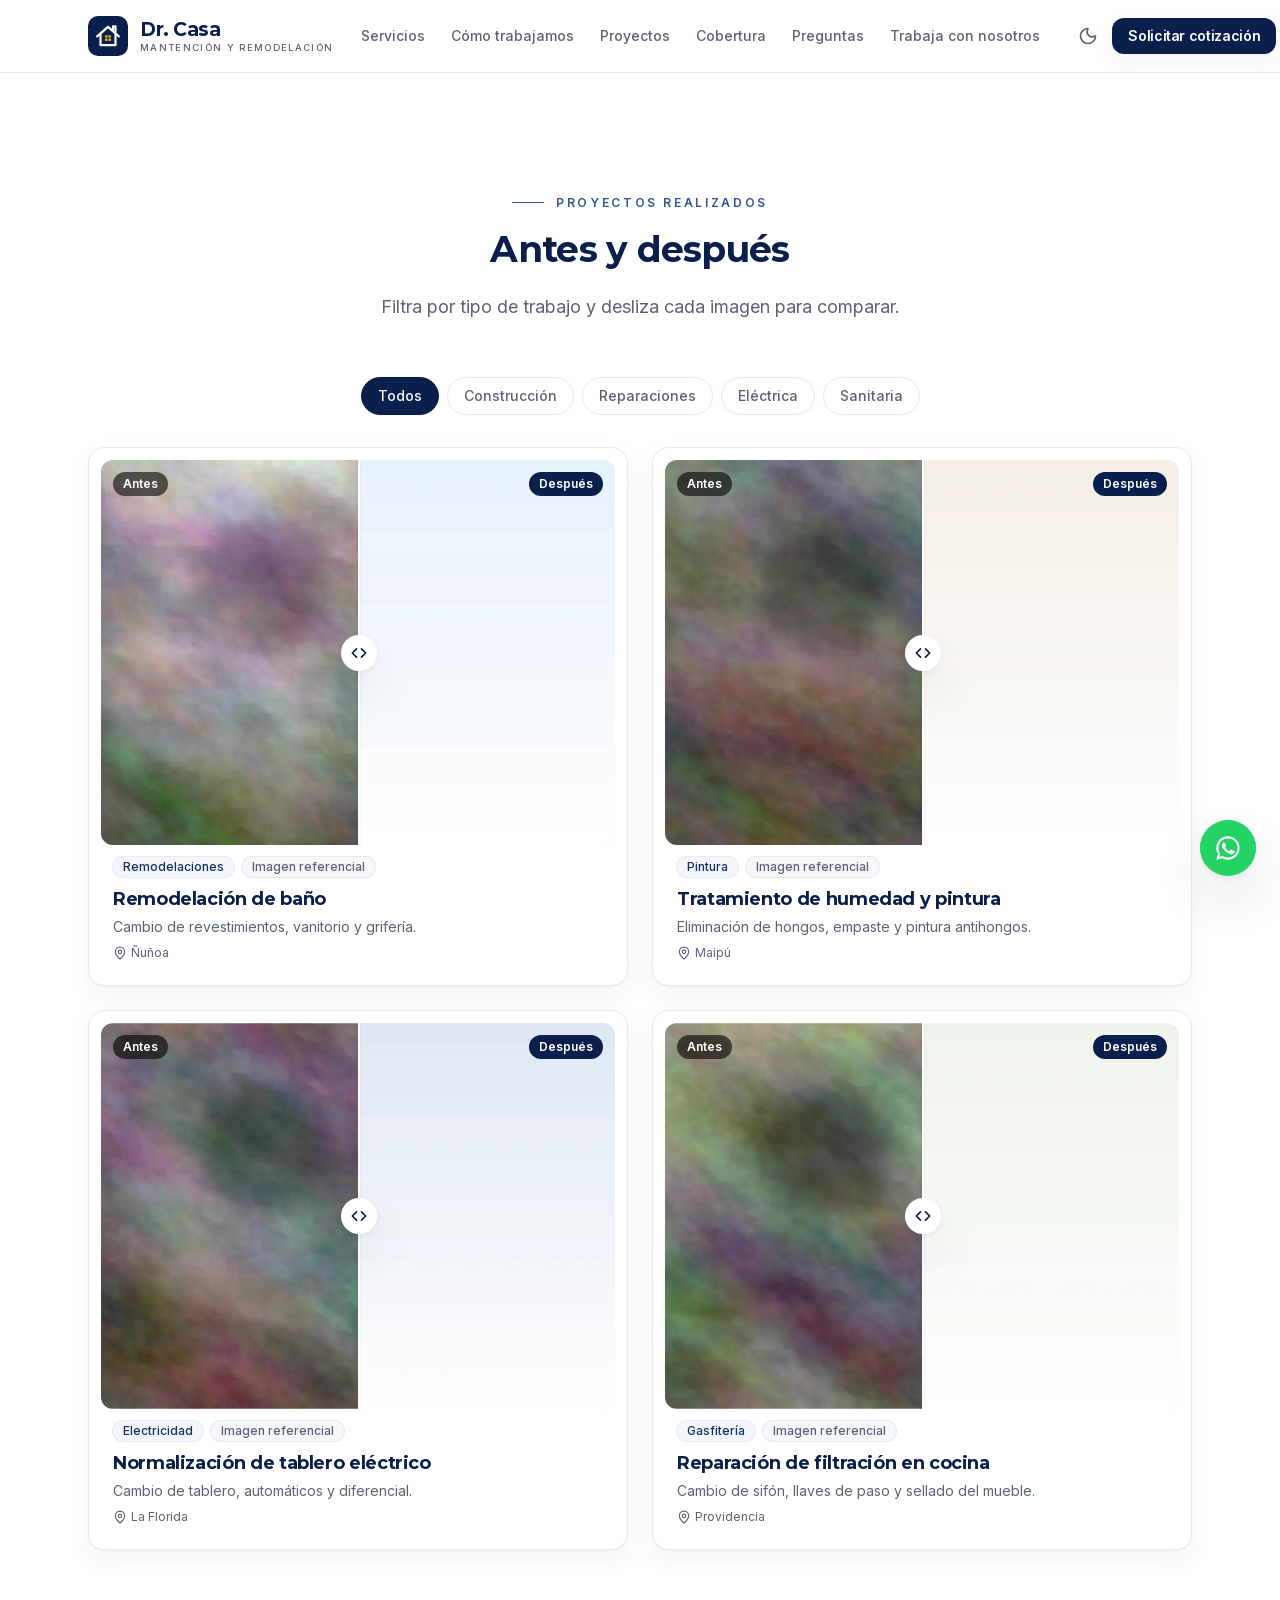
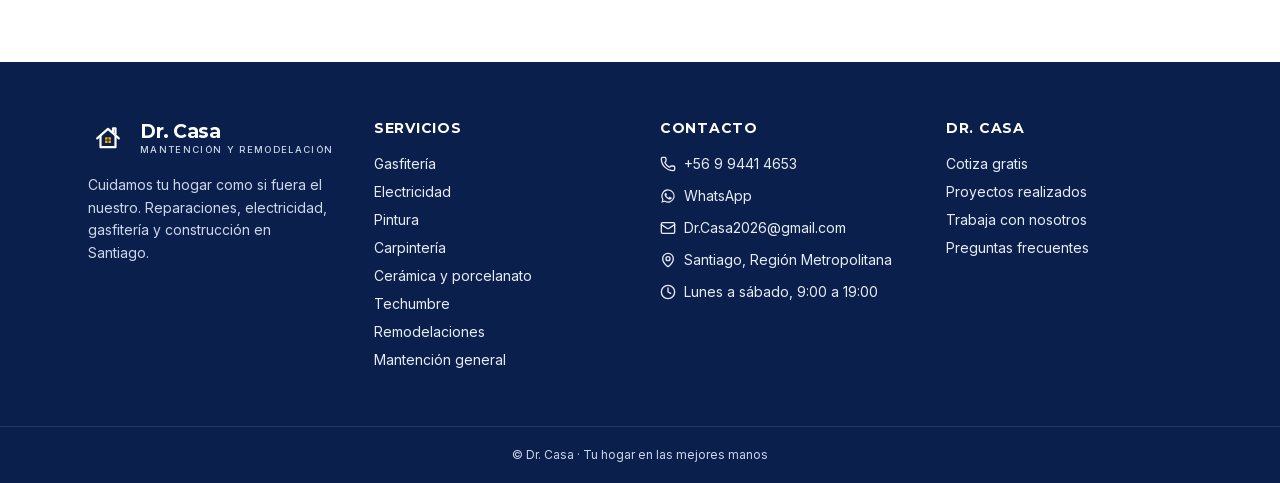
<file: proyectos/index.html>
<!DOCTYPE html><html lang="es-CL" class="MOT0tq_variable z9v-Mq_variable"><head><meta charSet="utf-8"/><meta name="viewport" content="width=device-width, initial-scale=1"/><link rel="preload" href="/_next/static/media/07c7676b89ed2778-s.p.2bn3s6zvc0dyp.woff2" as="font" crossorigin="" type="font/woff2"/><link rel="preload" href="/_next/static/media/65341aea9fb91af5-s.p.1dqa_6e_ad4sj.woff2" as="font" crossorigin="" type="font/woff2"/><link rel="stylesheet" href="/_next/static/chunks/107nrjr_bahgp.css" data-precedence="next"/><link rel="preload" as="script" fetchPriority="low" href="/_next/static/chunks/3be5ypa669k_3.js"/><script src="/_next/static/chunks/1k2w3nq2-wg_-.js" async=""></script><script src="/_next/static/chunks/3jn_x8ihwq16e.js" async=""></script><script src="/_next/static/chunks/2wsaspdyfxyeh.js" async=""></script><script src="/_next/static/chunks/turbopack-2u1d16houkiyo.js" async=""></script><script src="/_next/static/chunks/3apouaeb7wl-a.js" async=""></script><script src="/_next/static/chunks/06d-5nusxsw-a.js" async=""></script><script src="/_next/static/chunks/2tbzr5yfnbe_p.js" async=""></script><script src="/_next/static/chunks/1mpfzkxdqjrt-.js" async=""></script><script src="/_next/static/chunks/29gr8onqil_nu.js" async=""></script><meta name="theme-color" content="#ffffff" media="(prefers-color-scheme: light)"/><meta name="theme-color" content="#0a1020" media="(prefers-color-scheme: dark)"/><title>Proyectos realizados | Dr. Casa</title><meta name="description" content="Antes y después de trabajos de reparación, electricidad, gasfitería y remodelación de Dr. Casa."/><meta name="keywords" content="maestro a domicilio,gasfiter Santiago,electricista Santiago,remodelación de baños,pintor Santiago,mantención del hogar"/><link rel="canonical" href="https://drcasa.cl/proyectos/"/><meta property="og:title" content="Proyectos realizados | Dr. Casa"/><meta property="og:description" content="Antes y después de trabajos de reparación, electricidad, gasfitería y remodelación de Dr. Casa."/><meta property="og:site_name" content="Dr. Casa"/><meta property="og:locale" content="es_CL"/><meta property="og:image" content="https://drcasa.cl/img/afiche.jpg"/><meta property="og:image:width" content="1200"/><meta property="og:image:height" content="800"/><meta property="og:image:alt" content="Tu hogar en las mejores manos"/><meta property="og:type" content="website"/><meta name="twitter:card" content="summary_large_image"/><meta name="twitter:title" content="Proyectos realizados | Dr. Casa"/><meta name="twitter:description" content="Antes y después de trabajos de reparación, electricidad, gasfitería y remodelación de Dr. Casa."/><meta name="twitter:image" content="https://drcasa.cl/img/afiche.jpg"/><meta name="twitter:image:alt" content="Tu hogar en las mejores manos"/><meta name="twitter:image:width" content="1200"/><meta name="twitter:image:height" content="800"/><link rel="icon" href="/icon.svg"/><link rel="apple-touch-icon" href="/marca/isotipo.png"/><meta name="next-size-adjust" content=""/><script>try{var t=localStorage.getItem('tema');if(t==='oscuro')document.documentElement.classList.add('dark')}catch(e){}</script><script src="/_next/static/chunks/0cz1d0mv5g_q7.js" noModule=""></script></head><body class="min-h-dvh"><div hidden=""><!--$--><!--/$--></div><script type="application/ld+json">{"@context":"https://schema.org","@type":"HomeAndConstructionBusiness","name":"Dr. Casa","description":"Mantención y Remodelación de Hogar. Tu hogar en las mejores manos.","url":"https://drcasa.cl","logo":"https://drcasa.cl/marca/logo.png","image":"https://drcasa.cl/img/afiche.jpg","telephone":"+56994414653","email":"Dr.Casa2026@gmail.com","address":{"@type":"PostalAddress","addressLocality":"Santiago","addressRegion":"Región Metropolitana","addressCountry":"CL"},"areaServed":[{"@type":"City","name":"Santiago"},{"@type":"City","name":"Providencia"},{"@type":"City","name":"Ñuñoa"},{"@type":"City","name":"Las Condes"},{"@type":"City","name":"Vitacura"},{"@type":"City","name":"Lo Barnechea"},{"@type":"City","name":"La Reina"},{"@type":"City","name":"Peñalolén"},{"@type":"City","name":"Macul"},{"@type":"City","name":"La Florida"},{"@type":"City","name":"Puente Alto"},{"@type":"City","name":"San Miguel"},{"@type":"City","name":"San Joaquín"},{"@type":"City","name":"La Cisterna"},{"@type":"City","name":"Maipú"},{"@type":"City","name":"Estación Central"},{"@type":"City","name":"Recoleta"},{"@type":"City","name":"Independencia"},{"@type":"City","name":"Huechuraba"},{"@type":"City","name":"Quilicura"}],"openingHours":["Mo-Sa 09:00-19:00"],"priceRange":"$$","hasOfferCatalog":{"@type":"OfferCatalog","name":"Servicios","itemListElement":[{"@type":"Offer","itemOffered":{"@type":"Service","name":"Gasfitería","description":"Filtraciones, griferías, WC, calefont y destapes."}},{"@type":"Offer","itemOffered":{"@type":"Service","name":"Electricidad","description":"Enchufes, iluminación, tableros y fallas eléctricas."}},{"@type":"Offer","itemOffered":{"@type":"Service","name":"Pintura","description":"Interior, exterior, empaste y tratamiento de humedad."}},{"@type":"Offer","itemOffered":{"@type":"Service","name":"Carpintería","description":"Puertas, muebles, closets, pisos y terrazas."}},{"@type":"Offer","itemOffered":{"@type":"Service","name":"Cerámica y porcelanato","description":"Instalación en pisos, muros, baños y cocinas."}},{"@type":"Offer","itemOffered":{"@type":"Service","name":"Techumbre","description":"Goteras, canaletas, cubiertas e impermeabilización."}},{"@type":"Offer","itemOffered":{"@type":"Service","name":"Remodelaciones","description":"Baños, cocinas, ampliaciones y tabiquería."}},{"@type":"Offer","itemOffered":{"@type":"Service","name":"Mantención general","description":"Arreglos varios y mantención preventiva del hogar."}}]},"sameAs":[]}</script><a href="#contenido" class="sr-only focus:not-sr-only focus:fixed focus:top-2 focus:left-2 focus:z-50 focus:rounded-lg focus:bg-superficie focus:px-4 focus:py-2">Saltar al contenido</a><header class="sticky top-0 z-40 border-b border-borde bg-superficie/90 backdrop-blur-md"><div class="mx-auto flex h-[72px] max-w-6xl items-center justify-between gap-4 px-4 sm:px-6"><a aria-label="Dr. Casa, ir al inicio" href="/"><span class="flex items-center gap-3"><svg viewBox="0 0 48 48" class="size-10 shrink-0" role="img" aria-label="Dr. Casa"><rect width="48" height="48" rx="12" fill="#0A1F4B"></rect><g fill="none" stroke="#fff" stroke-width="2.6" stroke-linecap="round" stroke-linejoin="round"><path d="M11 24.5 24 13l13 11.5"></path><path d="M15 21.5V35h18V21.5"></path><path d="M30 16.5V12.5h3v6.6"></path></g><rect x="20.5" y="23" width="7" height="7" rx="1" fill="#F5B400"></rect><path d="M24 23v7M20.5 26.5h7" stroke="#0A1F4B" stroke-width="1.2"></path></svg><span class="leading-none"><span class="block font-titulo text-[19px] font-bold tracking-tight text-titulo">Dr. Casa</span><span class="mt-1 block text-[9.5px] font-medium tracking-[0.14em] whitespace-nowrap uppercase text-texto-suave">Mantención y remodelación</span></span></span></a><nav class="hidden items-center gap-0.5 xl:flex" aria-label="Principal"><a class="whitespace-nowrap rounded-full px-3 py-2 text-sm font-medium text-texto-suave transition-colors hover:text-titulo" href="/#servicios">Servicios</a><a class="whitespace-nowrap rounded-full px-3 py-2 text-sm font-medium text-texto-suave transition-colors hover:text-titulo" href="/#como-trabajamos">Cómo trabajamos</a><a class="whitespace-nowrap rounded-full px-3 py-2 text-sm font-medium text-texto-suave transition-colors hover:text-titulo" href="/proyectos/">Proyectos</a><a class="whitespace-nowrap rounded-full px-3 py-2 text-sm font-medium text-texto-suave transition-colors hover:text-titulo" href="/#cobertura">Cobertura</a><a class="whitespace-nowrap rounded-full px-3 py-2 text-sm font-medium text-texto-suave transition-colors hover:text-titulo" href="/#preguntas">Preguntas</a><a class="whitespace-nowrap rounded-full px-3 py-2 text-sm font-medium text-texto-suave transition-colors hover:text-titulo" href="/trabaja-con-nosotros/">Trabaja con nosotros</a></nav><div class="flex items-center gap-1"><button type="button" class="grid size-10 place-items-center rounded-full text-texto-suave transition-colors hover:bg-fondo-alt hover:text-titulo" aria-label="Cambiar entre modo claro y oscuro"><svg xmlns="http://www.w3.org/2000/svg" width="24" height="24" viewBox="0 0 24 24" fill="none" stroke="currentColor" stroke-width="2" stroke-linecap="round" stroke-linejoin="round" class="lucide lucide-sun hidden size-5 dark:block" aria-hidden="true"><circle cx="12" cy="12" r="4"></circle><path d="M12 2v2"></path><path d="M12 20v2"></path><path d="m4.93 4.93 1.41 1.41"></path><path d="m17.66 17.66 1.41 1.41"></path><path d="M2 12h2"></path><path d="M20 12h2"></path><path d="m6.34 17.66-1.41 1.41"></path><path d="m19.07 4.93-1.41 1.41"></path></svg><svg xmlns="http://www.w3.org/2000/svg" width="24" height="24" viewBox="0 0 24 24" fill="none" stroke="currentColor" stroke-width="2" stroke-linecap="round" stroke-linejoin="round" class="lucide lucide-moon size-5 dark:hidden" aria-hidden="true"><path d="M20.985 12.486a9 9 0 1 1-9.473-9.472c.405-.022.617.46.402.803a6 6 0 0 0 8.268 8.268c.344-.215.825-.004.803.401"></path></svg></button><a class="items-center justify-center gap-2 whitespace-nowrap rounded-xl font-semibold tracking-tight transition-all duration-200 disabled:pointer-events-none disabled:opacity-60 active:scale-[0.98] [&amp;_svg]:size-4 [&amp;_svg]:shrink-0 bg-primario text-fondo shadow-suave hover:bg-primario-hover hover:shadow-elevada h-9 px-4 text-sm hidden sm:inline-flex" href="/cotizar/">Solicitar cotización</a><button type="button" class="grid size-10 place-items-center rounded-full xl:hidden" aria-expanded="false" aria-controls="menu-movil" aria-label="Abrir menú"><svg xmlns="http://www.w3.org/2000/svg" width="24" height="24" viewBox="0 0 24 24" fill="none" stroke="currentColor" stroke-width="2" stroke-linecap="round" stroke-linejoin="round" class="lucide lucide-menu size-6" aria-hidden="true"><path d="M4 5h16"></path><path d="M4 12h16"></path><path d="M4 19h16"></path></svg></button></div></div></header><main id="contenido"><section class="py-20 sm:py-28 bg-fondo"><div class="mx-auto w-full max-w-6xl px-4 sm:px-6"><div class="mb-14 max-w-2xl mx-auto text-center [&amp;_h2]:text-4xl"><p class="inline-flex items-center gap-3 text-xs font-semibold tracking-[0.22em] text-acento uppercase mb-4"><span aria-hidden="true" class="h-px w-8 bg-current"></span>Proyectos realizados</p><h2 class="text-3xl leading-tight font-bold sm:text-[2.6rem]">Antes y después</h2><p class="mt-5 text-lg leading-relaxed text-texto-suave">Filtra por tipo de trabajo y desliza cada imagen para comparar.</p></div><div><div class="mb-8 flex flex-wrap justify-center gap-2" role="group" aria-label="Filtrar por tipo de trabajo"><button type="button" aria-pressed="true" class="rounded-full border px-4 py-2 text-sm font-medium transition-colors border-primario bg-primario text-white">Todos</button><button type="button" aria-pressed="false" class="rounded-full border px-4 py-2 text-sm font-medium transition-colors border-borde bg-superficie text-texto-suave hover:border-marca-400 hover:text-titulo">Construcción</button><button type="button" aria-pressed="false" class="rounded-full border px-4 py-2 text-sm font-medium transition-colors border-borde bg-superficie text-texto-suave hover:border-marca-400 hover:text-titulo">Reparaciones</button><button type="button" aria-pressed="false" class="rounded-full border px-4 py-2 text-sm font-medium transition-colors border-borde bg-superficie text-texto-suave hover:border-marca-400 hover:text-titulo">Eléctrica</button><button type="button" aria-pressed="false" class="rounded-full border px-4 py-2 text-sm font-medium transition-colors border-borde bg-superficie text-texto-suave hover:border-marca-400 hover:text-titulo">Sanitaria</button></div><div class="grid gap-6 md:grid-cols-2"><article class="animate-aparecer overflow-hidden rounded-2xl border border-borde bg-superficie p-3 shadow-suave"><div class="relative aspect-[4/3] overflow-hidden rounded-xl bg-black/5 select-none"><img alt="Remodelación de baño — después" loading="lazy" decoding="async" data-nimg="fill" class="object-cover" style="position:absolute;height:100%;width:100%;left:0;top:0;right:0;bottom:0;color:transparent" src="/img/galeria/bano-despues.webp"/><div class="absolute inset-0" style="clip-path:inset(0 50% 0 0)"><img alt="Remodelación de baño — antes" loading="lazy" decoding="async" data-nimg="fill" class="object-cover" style="position:absolute;height:100%;width:100%;left:0;top:0;right:0;bottom:0;color:transparent" src="/img/galeria/bano-antes.webp"/></div><div class="pointer-events-none absolute inset-y-0 w-0.5 bg-white shadow" style="left:50%"><span class="absolute top-1/2 left-1/2 grid size-9 -translate-x-1/2 -translate-y-1/2 place-items-center rounded-full bg-white text-marca-900 shadow-elevada"><svg xmlns="http://www.w3.org/2000/svg" width="24" height="24" viewBox="0 0 24 24" fill="none" stroke="currentColor" stroke-width="2" stroke-linecap="round" stroke-linejoin="round" class="lucide lucide-chevrons-left-right size-5" aria-hidden="true"><path d="m9 7-5 5 5 5"></path><path d="m15 7 5 5-5 5"></path></svg></span></div><span class="pointer-events-none absolute top-3 left-3 rounded-full bg-black/60 px-2.5 py-1 text-xs font-semibold text-white">Antes</span><span class="pointer-events-none absolute top-3 right-3 rounded-full bg-marca-900 px-2.5 py-1 text-xs font-semibold text-white">Después</span><input type="range" min="0" max="100" aria-label="Deslizar para comparar antes y después" class="absolute inset-0 h-full w-full cursor-ew-resize opacity-0" value="50"/></div><div class="p-3"><div class="mb-2 flex flex-wrap items-center gap-2"><span class="inline-flex items-center gap-1 rounded-full px-2.5 py-0.5 text-xs font-medium bg-marca-50 text-marca-700 ring-1 ring-marca-100 dark:bg-marca-900/60 dark:text-marca-200 dark:ring-marca-800">Remodelaciones</span><span class="inline-flex items-center gap-1 rounded-full px-2.5 py-0.5 text-xs font-medium bg-fondo-alt text-texto-suave ring-1 ring-borde">Imagen referencial</span></div><h3 class="text-lg font-bold">Remodelación de baño</h3><p class="mt-1 text-sm text-texto-suave">Cambio de revestimientos, vanitorio y grifería.</p><p class="mt-2 flex items-center gap-1 text-xs text-texto-suave"><svg xmlns="http://www.w3.org/2000/svg" width="24" height="24" viewBox="0 0 24 24" fill="none" stroke="currentColor" stroke-width="2" stroke-linecap="round" stroke-linejoin="round" class="lucide lucide-map-pin size-3.5" aria-hidden="true"><path d="M20 10c0 4.993-5.539 10.193-7.399 11.799a1 1 0 0 1-1.202 0C9.539 20.193 4 14.993 4 10a8 8 0 0 1 16 0"></path><circle cx="12" cy="10" r="3"></circle></svg> <!-- -->Ñuñoa</p></div></article><article class="animate-aparecer overflow-hidden rounded-2xl border border-borde bg-superficie p-3 shadow-suave"><div class="relative aspect-[4/3] overflow-hidden rounded-xl bg-black/5 select-none"><img alt="Tratamiento de humedad y pintura — después" loading="lazy" decoding="async" data-nimg="fill" class="object-cover" style="position:absolute;height:100%;width:100%;left:0;top:0;right:0;bottom:0;color:transparent" src="/img/galeria/muro-despues.webp"/><div class="absolute inset-0" style="clip-path:inset(0 50% 0 0)"><img alt="Tratamiento de humedad y pintura — antes" loading="lazy" decoding="async" data-nimg="fill" class="object-cover" style="position:absolute;height:100%;width:100%;left:0;top:0;right:0;bottom:0;color:transparent" src="/img/galeria/muro-antes.webp"/></div><div class="pointer-events-none absolute inset-y-0 w-0.5 bg-white shadow" style="left:50%"><span class="absolute top-1/2 left-1/2 grid size-9 -translate-x-1/2 -translate-y-1/2 place-items-center rounded-full bg-white text-marca-900 shadow-elevada"><svg xmlns="http://www.w3.org/2000/svg" width="24" height="24" viewBox="0 0 24 24" fill="none" stroke="currentColor" stroke-width="2" stroke-linecap="round" stroke-linejoin="round" class="lucide lucide-chevrons-left-right size-5" aria-hidden="true"><path d="m9 7-5 5 5 5"></path><path d="m15 7 5 5-5 5"></path></svg></span></div><span class="pointer-events-none absolute top-3 left-3 rounded-full bg-black/60 px-2.5 py-1 text-xs font-semibold text-white">Antes</span><span class="pointer-events-none absolute top-3 right-3 rounded-full bg-marca-900 px-2.5 py-1 text-xs font-semibold text-white">Después</span><input type="range" min="0" max="100" aria-label="Deslizar para comparar antes y después" class="absolute inset-0 h-full w-full cursor-ew-resize opacity-0" value="50"/></div><div class="p-3"><div class="mb-2 flex flex-wrap items-center gap-2"><span class="inline-flex items-center gap-1 rounded-full px-2.5 py-0.5 text-xs font-medium bg-marca-50 text-marca-700 ring-1 ring-marca-100 dark:bg-marca-900/60 dark:text-marca-200 dark:ring-marca-800">Pintura</span><span class="inline-flex items-center gap-1 rounded-full px-2.5 py-0.5 text-xs font-medium bg-fondo-alt text-texto-suave ring-1 ring-borde">Imagen referencial</span></div><h3 class="text-lg font-bold">Tratamiento de humedad y pintura</h3><p class="mt-1 text-sm text-texto-suave">Eliminación de hongos, empaste y pintura antihongos.</p><p class="mt-2 flex items-center gap-1 text-xs text-texto-suave"><svg xmlns="http://www.w3.org/2000/svg" width="24" height="24" viewBox="0 0 24 24" fill="none" stroke="currentColor" stroke-width="2" stroke-linecap="round" stroke-linejoin="round" class="lucide lucide-map-pin size-3.5" aria-hidden="true"><path d="M20 10c0 4.993-5.539 10.193-7.399 11.799a1 1 0 0 1-1.202 0C9.539 20.193 4 14.993 4 10a8 8 0 0 1 16 0"></path><circle cx="12" cy="10" r="3"></circle></svg> <!-- -->Maipú</p></div></article><article class="animate-aparecer overflow-hidden rounded-2xl border border-borde bg-superficie p-3 shadow-suave"><div class="relative aspect-[4/3] overflow-hidden rounded-xl bg-black/5 select-none"><img alt="Normalización de tablero eléctrico — después" loading="lazy" decoding="async" data-nimg="fill" class="object-cover" style="position:absolute;height:100%;width:100%;left:0;top:0;right:0;bottom:0;color:transparent" src="/img/galeria/tablero-despues.webp"/><div class="absolute inset-0" style="clip-path:inset(0 50% 0 0)"><img alt="Normalización de tablero eléctrico — antes" loading="lazy" decoding="async" data-nimg="fill" class="object-cover" style="position:absolute;height:100%;width:100%;left:0;top:0;right:0;bottom:0;color:transparent" src="/img/galeria/tablero-antes.webp"/></div><div class="pointer-events-none absolute inset-y-0 w-0.5 bg-white shadow" style="left:50%"><span class="absolute top-1/2 left-1/2 grid size-9 -translate-x-1/2 -translate-y-1/2 place-items-center rounded-full bg-white text-marca-900 shadow-elevada"><svg xmlns="http://www.w3.org/2000/svg" width="24" height="24" viewBox="0 0 24 24" fill="none" stroke="currentColor" stroke-width="2" stroke-linecap="round" stroke-linejoin="round" class="lucide lucide-chevrons-left-right size-5" aria-hidden="true"><path d="m9 7-5 5 5 5"></path><path d="m15 7 5 5-5 5"></path></svg></span></div><span class="pointer-events-none absolute top-3 left-3 rounded-full bg-black/60 px-2.5 py-1 text-xs font-semibold text-white">Antes</span><span class="pointer-events-none absolute top-3 right-3 rounded-full bg-marca-900 px-2.5 py-1 text-xs font-semibold text-white">Después</span><input type="range" min="0" max="100" aria-label="Deslizar para comparar antes y después" class="absolute inset-0 h-full w-full cursor-ew-resize opacity-0" value="50"/></div><div class="p-3"><div class="mb-2 flex flex-wrap items-center gap-2"><span class="inline-flex items-center gap-1 rounded-full px-2.5 py-0.5 text-xs font-medium bg-marca-50 text-marca-700 ring-1 ring-marca-100 dark:bg-marca-900/60 dark:text-marca-200 dark:ring-marca-800">Electricidad</span><span class="inline-flex items-center gap-1 rounded-full px-2.5 py-0.5 text-xs font-medium bg-fondo-alt text-texto-suave ring-1 ring-borde">Imagen referencial</span></div><h3 class="text-lg font-bold">Normalización de tablero eléctrico</h3><p class="mt-1 text-sm text-texto-suave">Cambio de tablero, automáticos y diferencial.</p><p class="mt-2 flex items-center gap-1 text-xs text-texto-suave"><svg xmlns="http://www.w3.org/2000/svg" width="24" height="24" viewBox="0 0 24 24" fill="none" stroke="currentColor" stroke-width="2" stroke-linecap="round" stroke-linejoin="round" class="lucide lucide-map-pin size-3.5" aria-hidden="true"><path d="M20 10c0 4.993-5.539 10.193-7.399 11.799a1 1 0 0 1-1.202 0C9.539 20.193 4 14.993 4 10a8 8 0 0 1 16 0"></path><circle cx="12" cy="10" r="3"></circle></svg> <!-- -->La Florida</p></div></article><article class="animate-aparecer overflow-hidden rounded-2xl border border-borde bg-superficie p-3 shadow-suave"><div class="relative aspect-[4/3] overflow-hidden rounded-xl bg-black/5 select-none"><img alt="Reparación de filtración en cocina — después" loading="lazy" decoding="async" data-nimg="fill" class="object-cover" style="position:absolute;height:100%;width:100%;left:0;top:0;right:0;bottom:0;color:transparent" src="/img/galeria/cocina-despues.webp"/><div class="absolute inset-0" style="clip-path:inset(0 50% 0 0)"><img alt="Reparación de filtración en cocina — antes" loading="lazy" decoding="async" data-nimg="fill" class="object-cover" style="position:absolute;height:100%;width:100%;left:0;top:0;right:0;bottom:0;color:transparent" src="/img/galeria/cocina-antes.webp"/></div><div class="pointer-events-none absolute inset-y-0 w-0.5 bg-white shadow" style="left:50%"><span class="absolute top-1/2 left-1/2 grid size-9 -translate-x-1/2 -translate-y-1/2 place-items-center rounded-full bg-white text-marca-900 shadow-elevada"><svg xmlns="http://www.w3.org/2000/svg" width="24" height="24" viewBox="0 0 24 24" fill="none" stroke="currentColor" stroke-width="2" stroke-linecap="round" stroke-linejoin="round" class="lucide lucide-chevrons-left-right size-5" aria-hidden="true"><path d="m9 7-5 5 5 5"></path><path d="m15 7 5 5-5 5"></path></svg></span></div><span class="pointer-events-none absolute top-3 left-3 rounded-full bg-black/60 px-2.5 py-1 text-xs font-semibold text-white">Antes</span><span class="pointer-events-none absolute top-3 right-3 rounded-full bg-marca-900 px-2.5 py-1 text-xs font-semibold text-white">Después</span><input type="range" min="0" max="100" aria-label="Deslizar para comparar antes y después" class="absolute inset-0 h-full w-full cursor-ew-resize opacity-0" value="50"/></div><div class="p-3"><div class="mb-2 flex flex-wrap items-center gap-2"><span class="inline-flex items-center gap-1 rounded-full px-2.5 py-0.5 text-xs font-medium bg-marca-50 text-marca-700 ring-1 ring-marca-100 dark:bg-marca-900/60 dark:text-marca-200 dark:ring-marca-800">Gasfitería</span><span class="inline-flex items-center gap-1 rounded-full px-2.5 py-0.5 text-xs font-medium bg-fondo-alt text-texto-suave ring-1 ring-borde">Imagen referencial</span></div><h3 class="text-lg font-bold">Reparación de filtración en cocina</h3><p class="mt-1 text-sm text-texto-suave">Cambio de sifón, llaves de paso y sellado del mueble.</p><p class="mt-2 flex items-center gap-1 text-xs text-texto-suave"><svg xmlns="http://www.w3.org/2000/svg" width="24" height="24" viewBox="0 0 24 24" fill="none" stroke="currentColor" stroke-width="2" stroke-linecap="round" stroke-linejoin="round" class="lucide lucide-map-pin size-3.5" aria-hidden="true"><path d="M20 10c0 4.993-5.539 10.193-7.399 11.799a1 1 0 0 1-1.202 0C9.539 20.193 4 14.993 4 10a8 8 0 0 1 16 0"></path><circle cx="12" cy="10" r="3"></circle></svg> <!-- -->Providencia</p></div></article></div></div></div></section><!--$--><!--/$--></main><footer class="bg-marca-900 text-marca-100 dark:bg-marca-950"><div class="mx-auto grid max-w-6xl gap-10 px-4 py-14 sm:px-6 md:grid-cols-2 lg:grid-cols-4"><div><span class="flex items-center gap-3"><svg viewBox="0 0 48 48" class="size-10 shrink-0" role="img" aria-label="Dr. Casa"><rect width="48" height="48" rx="12" fill="#0A1F4B"></rect><g fill="none" stroke="#fff" stroke-width="2.6" stroke-linecap="round" stroke-linejoin="round"><path d="M11 24.5 24 13l13 11.5"></path><path d="M15 21.5V35h18V21.5"></path><path d="M30 16.5V12.5h3v6.6"></path></g><rect x="20.5" y="23" width="7" height="7" rx="1" fill="#F5B400"></rect><path d="M24 23v7M20.5 26.5h7" stroke="#0A1F4B" stroke-width="1.2"></path></svg><span class="leading-none"><span class="block font-titulo text-[19px] font-bold tracking-tight text-white">Dr. Casa</span><span class="mt-1 block text-[9.5px] font-medium tracking-[0.14em] whitespace-nowrap uppercase text-marca-200">Mantención y remodelación</span></span></span><p class="mt-4 text-sm leading-relaxed text-marca-200">Cuidamos tu hogar como si fuera el nuestro<!-- -->. Reparaciones, electricidad, gasfitería y construcción en <!-- -->Santiago<!-- -->.</p></div><div><h2 class="mb-4 text-sm font-bold uppercase tracking-wider text-white">Servicios</h2><ul class="grid gap-2 text-sm"><li><a class="hover:text-white" href="/servicios/gasfiteria/">Gasfitería</a></li><li><a class="hover:text-white" href="/servicios/electricidad/">Electricidad</a></li><li><a class="hover:text-white" href="/servicios/pintura/">Pintura</a></li><li><a class="hover:text-white" href="/servicios/carpinteria/">Carpintería</a></li><li><a class="hover:text-white" href="/servicios/ceramica/">Cerámica y porcelanato</a></li><li><a class="hover:text-white" href="/servicios/techumbre/">Techumbre</a></li><li><a class="hover:text-white" href="/servicios/remodelaciones/">Remodelaciones</a></li><li><a class="hover:text-white" href="/servicios/mantencion-general/">Mantención general</a></li></ul></div><div><h2 class="mb-4 text-sm font-bold uppercase tracking-wider text-white">Contacto</h2><ul class="grid gap-3 text-sm"><li><a href="tel:+56994414653" class="flex items-center gap-2 hover:text-white"><svg xmlns="http://www.w3.org/2000/svg" width="24" height="24" viewBox="0 0 24 24" fill="none" stroke="currentColor" stroke-width="2" stroke-linecap="round" stroke-linejoin="round" class="lucide lucide-phone size-4" aria-hidden="true"><path d="M13.832 16.568a1 1 0 0 0 1.213-.303l.355-.465A2 2 0 0 1 17 15h3a2 2 0 0 1 2 2v3a2 2 0 0 1-2 2A18 18 0 0 1 2 4a2 2 0 0 1 2-2h3a2 2 0 0 1 2 2v3a2 2 0 0 1-.8 1.6l-.468.351a1 1 0 0 0-.292 1.233 14 14 0 0 0 6.392 6.384"></path></svg> <!-- -->+56 9 9441 4653</a></li><li><a href="https://wa.me/56994414653?text=Hola%20Dr.%20Casa%2C%20quiero%20cotizar%20un%20trabajo%20para%20mi%20hogar." target="_blank" rel="noopener" class="flex items-center gap-2 hover:text-white"><svg viewBox="0 0 24 24" fill="currentColor" class="size-4" aria-hidden="true"><path d="M12 2a10 10 0 0 0-8.6 15.1L2 22l5-1.3A10 10 0 1 0 12 2Zm0 18.2a8.2 8.2 0 0 1-4.2-1.2l-.3-.2-3 .8.8-2.9-.2-.3A8.2 8.2 0 1 1 12 20.2Zm4.5-6.1c-.2-.1-1.5-.7-1.7-.8-.2-.1-.4-.1-.6.1l-.8 1c-.1.2-.3.2-.5.1a6.7 6.7 0 0 1-3.3-2.9c-.3-.4.2-.4.7-1.4.1-.2 0-.3 0-.5l-.8-1.8c-.2-.5-.4-.4-.6-.4h-.5a1 1 0 0 0-.7.3 3 3 0 0 0-.9 2.2 5.2 5.2 0 0 0 1.1 2.7 11.8 11.8 0 0 0 4.5 4c1.7.7 2.4.8 3.2.6a2.8 2.8 0 0 0 1.8-1.3 2.3 2.3 0 0 0 .2-1.3c-.1-.2-.3-.2-.6-.4Z"></path></svg> WhatsApp</a></li><li><a href="mailto:Dr.Casa2026@gmail.com" class="flex items-center gap-2 break-all hover:text-white"><svg xmlns="http://www.w3.org/2000/svg" width="24" height="24" viewBox="0 0 24 24" fill="none" stroke="currentColor" stroke-width="2" stroke-linecap="round" stroke-linejoin="round" class="lucide lucide-mail size-4 shrink-0" aria-hidden="true"><path d="m22 7-8.991 5.727a2 2 0 0 1-2.009 0L2 7"></path><rect x="2" y="4" width="20" height="16" rx="2"></rect></svg> <!-- -->Dr.Casa2026@gmail.com</a></li><li class="flex items-center gap-2"><svg xmlns="http://www.w3.org/2000/svg" width="24" height="24" viewBox="0 0 24 24" fill="none" stroke="currentColor" stroke-width="2" stroke-linecap="round" stroke-linejoin="round" class="lucide lucide-map-pin size-4" aria-hidden="true"><path d="M20 10c0 4.993-5.539 10.193-7.399 11.799a1 1 0 0 1-1.202 0C9.539 20.193 4 14.993 4 10a8 8 0 0 1 16 0"></path><circle cx="12" cy="10" r="3"></circle></svg> <!-- -->Santiago<!-- -->, <!-- -->Región Metropolitana</li><li class="flex items-center gap-2"><svg xmlns="http://www.w3.org/2000/svg" width="24" height="24" viewBox="0 0 24 24" fill="none" stroke="currentColor" stroke-width="2" stroke-linecap="round" stroke-linejoin="round" class="lucide lucide-clock size-4" aria-hidden="true"><circle cx="12" cy="12" r="10"></circle><path d="M12 6v6l4 2"></path></svg> <!-- -->Lunes a sábado, 9:00 a 19:00</li></ul></div><div><h2 class="mb-4 text-sm font-bold uppercase tracking-wider text-white">Dr. Casa</h2><ul class="grid gap-2 text-sm"><li><a class="hover:text-white" href="/cotizar/">Cotiza gratis</a></li><li><a class="hover:text-white" href="/proyectos/">Proyectos realizados</a></li><li><a class="hover:text-white" href="/trabaja-con-nosotros/">Trabaja con nosotros</a></li><li><a class="hover:text-white" href="/#preguntas">Preguntas frecuentes</a></li></ul></div></div><div class="border-t border-white/10 py-5 text-center text-xs text-marca-200">© <!-- -->Dr. Casa<!-- --> · <!-- -->Tu hogar en las mejores manos</div></footer><a href="https://wa.me/56994414653?text=Hola%20Dr.%20Casa%2C%20quiero%20cotizar%20un%20trabajo%20para%20mi%20hogar." target="_blank" rel="noopener" aria-label="Escríbenos por WhatsApp" class="group fixed right-4 bottom-4 z-50 flex items-center gap-2 rounded-full bg-whatsapp p-3.5 text-white shadow-elevada transition-transform hover:scale-105 sm:right-6 sm:bottom-6"><span class="absolute inset-0 -z-10 animate-ping rounded-full bg-whatsapp/40 [animation-iteration-count:3]"></span><svg viewBox="0 0 24 24" fill="currentColor" class="size-7" aria-hidden="true"><path d="M12 2a10 10 0 0 0-8.6 15.1L2 22l5-1.3A10 10 0 1 0 12 2Zm0 18.2a8.2 8.2 0 0 1-4.2-1.2l-.3-.2-3 .8.8-2.9-.2-.3A8.2 8.2 0 1 1 12 20.2Zm4.5-6.1c-.2-.1-1.5-.7-1.7-.8-.2-.1-.4-.1-.6.1l-.8 1c-.1.2-.3.2-.5.1a6.7 6.7 0 0 1-3.3-2.9c-.3-.4.2-.4.7-1.4.1-.2 0-.3 0-.5l-.8-1.8c-.2-.5-.4-.4-.6-.4h-.5a1 1 0 0 0-.7.3 3 3 0 0 0-.9 2.2 5.2 5.2 0 0 0 1.1 2.7 11.8 11.8 0 0 0 4.5 4c1.7.7 2.4.8 3.2.6a2.8 2.8 0 0 0 1.8-1.3 2.3 2.3 0 0 0 .2-1.3c-.1-.2-.3-.2-.6-.4Z"></path></svg><span class="hidden pr-1 text-sm font-semibold sm:group-hover:inline">Escríbenos</span></a><script id="_R_">(globalThis["TURBOPACK"] || (globalThis["TURBOPACK"] = [])).push({"otherChunks":["static/chunks/3be5ypa669k_3.js","static/chunks/1k2w3nq2-wg_-.js","static/chunks/3jn_x8ihwq16e.js","static/chunks/2wsaspdyfxyeh.js"],"runtimeModuleIds":[94553]});</script><script src="/_next/static/chunks/3be5ypa669k_3.js" async=""></script><script>(self.__next_f=self.__next_f||[]).push([0])</script><script>self.__next_f.push([1,"1:\"$Sreact.fragment\"\n2:\"/_next/static/chunks/3apouaeb7wl-a.js\"\n3:I[39756,[\"$2\"],\"default\"]\n4:I[37457,[\"$2\"],\"default\"]\n5:\"/_next/static/chunks/06d-5nusxsw-a.js\"\n6:I[5500,[\"$2\",\"$5\"],\"Image\"]\n7:\"/_next/static/chunks/2tbzr5yfnbe_p.js\"\n8:\"/_next/static/chunks/1mpfzkxdqjrt-.js\"\n9:I[22016,[\"$2\",\"$7\",\"$8\"],\"\"]\n16:\"ViewportBoundary\"\n17:I[97367,[\"$2\"],\"$16\"]\n19:\"MetadataBoundary\"\n1a:I[97367,[\"$2\"],\"$19\"]\n1b:\"$Sreact.suspense\"\n1d:I[68027,[\"$2\"],\"default\",1]\n:HL[\"/_next/static/chunks/107nrjr_bahgp.css\",\"style\"]\n:HL[\"/_next/static/media/07c7676b89ed2778-s.p.2bn3s6zvc0dyp.woff2\",\"font\",{\"crossOrigin\":\"\",\"type\":\"font/woff2\"}]\n:HL[\"/_next/static/media/65341aea9fb91af5-s.p.1dqa_6e_ad4sj.woff2\",\"font\",{\"crossOrigin\":\"\",\"type\":\"font/woff2\"}]\nb:T9ca,{\"@context\":\"https://schema.org\",\"@type\":\"HomeAndConstructionBusiness\",\"name\":\"Dr. Casa\",\"description\":\"Mantención y Remodelación de Hogar. Tu hogar en las mejores manos.\",\"url\":\"https://drcasa.cl\",\"logo\":\"https://drcasa.cl/marca/logo.png\",\"image\":\"https://drcasa.cl/img/afiche.jpg\",\"telephone\":\"+56994414653\",\"email\":\"Dr.Casa2026@gmail.com\",\"address\":{\"@type\":\"PostalAddress\",\"addressLocality\":\"Santiago\",\"addressRegion\":\"Región Metropolitana\",\"addressCountry\":\"CL\"},\"areaServed\":[{\"@type\":\"City\",\"name\":\"Santiago\"},{\"@type\":\"City\",\"name\":\"Providencia\"},{\"@type\":\"City\",\"name\":\"Ñuñoa\"},{\"@type\":\"City\",\"name\":\"Las Condes\"},{\"@type\":\"City\",\"name\":\"Vitacura\"},{\"@type\":\"City\",\"name\":\"Lo Barnechea\"},{\"@type\":\"City\",\"name\":\"La Reina\"},{\"@type\":\"City\",\"name\":\"Peñalolén\"},{\"@type\":\"City\",\"name\":\"Macul\"},{\"@type\":\"City\",\"name\":\"La Florida\"},{\"@type\":\"City\",\"name\":\"Puente Alto\"},{\"@type\":\"City\",\"name\":\"San Miguel\"},{\"@type\":\"City\",\"name\":\"San Joaquín\"},{\"@type\":\"City\",\"name\":\"La Cisterna\"},{\"@type\":\"City\",\"name\":\"Maipú\"},{\"@type\":\"City\",\"name\":\"Estación Central\"},{\"@type\":\"City\",\"name\":\"Recoleta\"},{\"@type\":\"City\",\"name\":\"Independencia\"},{\"@type\":\"City\",\"name\":\"Huechuraba\"},{\"@type\":\"City\",\"name\":\"Quilicura\"}],\"openingHours\":[\"Mo-Sa 09:00-19:00\"],\"priceRange\":\"$$\",\"hasOfferCatalog\":{\"@type\":\"OfferCatalog\",\"name\":\"Servicios\",\"itemListElement\":[{\"@type\":\"Offer\",\"itemOffered\":{\"@type\":\"Service\",\"name\":\"Gasfitería\",\"description\":\"Filtraciones, griferías, WC, calefont y destapes.\"}},{\"@type\":\"Offer\",\"itemOffered\":{\"@type\":\"Service\",\"name\":\"Electricidad\",\"description\":\"Enchufes, iluminación, tableros y fallas eléctricas.\"}},{\"@type\":\"Offer\",\"itemOffered\":{\"@type\":\"Service\",\"name\":\"Pintura\",\"description\":\"Interior, exterior, empaste y tratamiento de humedad.\"}},{\"@type\":\"Offer\",\"itemOffered\":{\"@type\":\"Service\",\"name\":\"Carpintería\",\"description\":\"Puertas, muebles, closets, pisos y terrazas.\"}},{\"@type\":\"Offer\",\"itemOffered\":{\"@type\":\"Service\",\"name\":\"Cerámica y porcelanato\",\"description\":\"Instalación en pisos, muros, baños y cocinas.\"}},{\"@type\":\"Offer\",\"itemOffered\":{\"@type\":\"Service\",\"name\":\"Techumbre\",\"description\":\"Goteras, canaletas, cubiertas e impermeabilización.\"}},{\"@type\":\"Offer\",\"itemOffered\":{\"@type\":\"Service\",\"name\":\"Remodelaciones\",\"description\":\"Baños, cocinas, ampliaciones y tabiquería.\"}},{\"@type\":\"Offer\",\"itemOffered\":{\"@type\":\"Service\",\"name\":\"Mantención general\",\"description\":\"Arreglos varios y mantención preventiva del hogar.\"}}]},\"sameAs\":[]}13:X\n14:[[\"children\",{\"s\":\"__PAGE__\",\"h\":512,\"d\":{\"r\":\"$L15\",\"p\":false,\"v\":null}}]]\n11:[[\"children\",{\"s\":\"proyectos\",\"h\":512,\"d\":{\"r\":\"$L12\",\"p\":false,\"v\":\"$13\"},\"c\":\"$Q14\"}]]\na:[[\"children\",{\"s\":\"(public)\",\"h\":512,\"d\":{\"r\":[\"$\",\"$1\",\"c\",{\"children\":[[[\"$\",\"script\",\"script-0\",{\"src\":\"/_next/static/chunks/2tbzr5yfnbe_p.js\",\"async\":true,\"nonce\":\"$undefined\"}],[\"$\",\"script\",\"script-1\",{\"src\":\"/_next/static/chunks/1mpfzkxdqjrt-.js\",\"async\":true,\"nonce\":\"$undefined\"}]],[[\"$\",\"script\",null,{\"type\":\"application/ld+json\",\"dangerouslySetInnerHTML\":{\"__html\":\"$b\"}}],\"$Lc\",\"$Ld\",\"$Le\",\"$Lf\",\"$L10\"]]}],\"p\":false,\"v\":null},\"c\":\"$Q11\"}]]\n0:{\"P\":null,\"c\":[\"\",\"proyectos\",\"\"],\"q\":\"\",\"i\":false,\"t\":{\"t\":{\"s\":\"\",\"h\":528,\"d\":{\"r\":[\"$\",\"$1\",\"c\",{\"children\":[[[\"$\",\"link\",\"0\",{\"rel\":\"stylesheet\",\"href\":\"/_next/static/chunks/107nrjr_bahgp.css\",\"precedence\":\"next\",\"crossOrigin\":\"$undefined\",\"nonce\":\"$undefined\"}],[\"$\",\"script\",\"script-0\",{\"src\":\"/_next/static/chunks/3apouaeb7wl-a.js\",\"async\":true,\"nonce\":\"$undefined\"}]],[\"$\",\"html\",null,{\"lang\":\"es-CL\",\"className\":\"MOT0tq_variable z9v-Mq_variable\",\"suppressHydrationWarning\":true,\"children\":[[\"$\",\"head\",null,{\"children\":[\"$\",\"script\",null,{\"dangerouslySetInnerHTML\":{\"__html\":\"try{var t=localStorage.getItem('tema');if(t==='oscuro')document.documentElement.classList.add('dark')}catch(e){}\"}}]}],[\"$\",\"body\",null,{\"className\":\"min-h-dvh\",\"children\":[\"$\",\"$L3\",null,{\"parallelRouterKey\":\"children\",\"error\":\"$undefined\",\"errorStyles\":\"$undefined\",\"errorScripts\":\"$undefined\",\"template\":[\"$\",\"$L4\",null,{}],\"templateStyles\":\"$undefined\",\"templateScripts\":\"$undefined\",\"notFound\":[[\"$\",\"main\",null,{\"className\":\"grid min-h-dvh place-items-center px-4 text-center\",\"children\":[\"$\",\"div\",null,{\"children\":[[\"$\",\"$L6\",null,{\"src\":\"/marca/logo.webp\",\"alt\":\"Dr. Casa\",\"width\":140,\"height\":140,\"className\":\"mx-auto\"}],[\"$\",\"h1\",null,{\"className\":\"mt-6 text-3xl font-bold\",\"children\":\"Esta página no existe\"}],[\"$\",\"p\",null,{\"className\":\"mt-2 text-texto-suave\",\"children\":\"Quizás se movió o el enlace está incompleto.\"}],[\"$\",\"$L9\",null,{\"href\":\"/\",\"className\":\"inline-flex items-center justify-center gap-2 whitespace-nowrap rounded-xl font-semibold tracking-tight transition-all duration-200 disabled:pointer-events-none disabled:opacity-60 active:scale-[0.98] [\u0026_svg]:size-4 [\u0026_svg]:shrink-0 bg-primario text-fondo shadow-suave hover:bg-primario-hover hover:shadow-elevada h-11 px-6 text-sm mt-8\",\"children\":\"Volver al inicio\"}]]}]}],[]],\"forbidden\":\"$undefined\",\"unauthorized\":\"$undefined\"}]}]]}]]}],\"p\":false,\"v\":null},\"c\":\"$Qa\"},\"h\":{\"r\":[\"$\",\"$1\",\"h\",{\"children\":[null,[\"$\",\"$L17\",null,{\"children\":\"$L18\"}],[\"$\",\"$L1a\",null,{\"children\":[[\"$\",\"div\",null,{\"hidden\":true,\"children\":[\"$\",\"$1b\",null,{\"name\":\"Next.Metadata\",\"children\":\"$L1c\"}]}],null]}],[\"$\",\"meta\",null,{\"name\":\"next-size-adjust\",\"content\":\"\"}]]}],\"p\":false,\"v\":null}},\"m\":\"$undefined\",\"G\":[\"$1d\",[[\"$\",\"link\",\"0\",{\"rel\":\"stylesheet\",\"href\":\"/_next/static/chunks/107nrjr_bahgp.css\",\"precedence\":\"next\",\"crossOrigin\":\"$undefined\",\"nonce\":\"$undefined\"}]]],\"S\":true,\"r\":\"$undefined\",\"s\":\"$undefined\",\"a\":\"$undefined\",\"l\":\"$undefined\",\"p\":\"$undefined\",\"d\":\"$undefined\",\"b\":\"VGbSO87ydkDFMy39uEzQy\"}\n1e:I[38527,[\"$2\",\"$7\",\"$8\"],\"Encabezado\"]\n1f:I[5014,[\"$2\",\"$7\",\"$8\"],\"default\"]\n25:\"/_next/static/chunks/29gr8onqil_nu.js\"\n26:I[27982,[\"$2\",\"$7\",\"$8\",\"$25\"],\"Galeria\"]\n27:I[97367,[\"$2\"],\"OutletBoundary\"]\nc:[\"$\",\"a\",null,{\"href\":\"#contenido\",\"className\":\"sr-only focus:not-sr-only focus:fixed focus:top-2 focus:left-2 focus:z-50 focus:rounded-lg focus:bg-superficie focus:px-4 focus:py-2\",\"children\":\"Saltar al contenido\"}]\nd:[\"$\",\"$L1e\",null,{}]\ne:[\"$\",\"main\",null,{\"id\":\"contenido\",\"children\":[\"$\",\"$L3\",null,{\"parallelRouterKey\":\"children\",\"error\":\"$undefined\",\"errorStyles\":\"$undefined\",\"errorScripts\":\"$undefined\",\"template\":[\"$\",\"$L4\",null,{}],\"templateStyles\":\"$undefined\",\"templateScripts\":\"$undefined\",\"notFound\":[[\"$\",\"main\",null,{\"className\":\"grid min-h-dvh place-items-center px-4 text-center\",\"children\":[\"$\",\"div\",null,{\"children\":[[\"$\",\"$L6\",null,{\"src\":\"/marca/logo.webp\",\"alt\":\"Dr. Casa\",\"width\":140,\"height\":140,\"className\":\"mx-auto\"}],[\"$\",\"h1\",null,{\"className\":\"mt-6 text-3xl font-bold\",\"children\":\"Esta página no existe\"}],[\"$\",\"p\",null,{\"className\":\"mt-2 text-texto-suave\",\"children\":\"Quizás se movió o el enlace está incompleto.\"}],[\"$\",\"$L9\",null,{\"href\":\"/\",\"className\":\"inline-flex items-center justify-center gap-2 whitespace-nowrap rounded-xl font-semibold tracking-tight transition-all duration-200 disabled:pointer-events-none disabled:opacity-60 active:scale-[0.98] [\u0026_svg]:size-4 [\u0026_svg]:shrink-0 bg-primario text-fondo shadow-suave hover:bg-primario-hover hover:shadow-elevada h-11 px-6 text-sm mt-8\",\"children\":\"Volver al inicio\"}]]}]}],[]],\"forbidden\":\"$undefined\",\"unauthorized\":\"$undefined\"}]}]\nf:[\"$\",\"footer\",null,{\"className\":\"bg-marca-900 text-marca-100 dark:bg-marca-950\",\"children\":[[\"$\",\"div\",null,{\"className\":\"mx-auto grid max-w-6xl gap-10 px-4 py-14 sm:px-6 md:grid-cols-2 lg:grid-cols-4\",\"children\":[[\"$\",\"div\",null,{\"children\":[[\"$\",\"span\",null,{\"className\":\"flex items-center gap-3\",\"children\":[[\"$\",\"svg\",null,{\"viewBox\":\"0 0 48 48\",\"className\":\"size-10 shrink-0\",\"role\":\"img\",\"aria-label\":\"Dr. Casa\",\"children\":[[\"$\",\"rect\",null,{\"width\":\"48\",\"height\":\"48\",\"rx\":\"12\",\"fill\":\"#0A1F4B\"}],[\"$\",\"g\",null,{\"fill\":\"none\",\"stroke\":\"#fff\",\"strokeWidth\":\"2.6\",\"strokeLinecap\":\"round\",\"strokeLinejoin\":\"round\",\"children\":[[\"$\",\"path\",null,{\"d\":\"M11 24.5 24 13l13 11.5\"}],[\"$\",\"path\",null,{\"d\":\"M15 21.5V35h18V21.5\"}],[\"$\",\"path\",null,{\"d\":\"M30 16.5V12.5h3v6.6\"}]]}],[\"$\",\"rect\",null,{\"x\":\"20.5\",\"y\":\"23\",\"width\":\"7\",\"height\":\"7\",\"rx\":\"1\",\"fill\":\"#F5B400\"}],[\"$\",\"path\",null,{\"d\":\"M24 23v7M20.5 26.5h7\",\"stroke\":\"#0A1F4B\",\"strokeWidth\":\"1.2\"}]]}],[\"$\",\"span\",null,{\"className\":\"leading-none\",\"children\":[[\"$\",\"span\",null,{\"className\":\"block font-titulo text-[19px] font-bold tracking-tight text-white\",\"children\":\"Dr. Casa\"}],[\"$\",\"span\",null,{\"className\":\"mt-1 block text-[9.5px] font-medium tracking-[0.14em] whitespace-nowrap uppercase text-marca-200\",\"children\":\"Mantención y remodelación\"}]]}]]}],[\"$\",\"p\",null,{\"className\":\"mt-4 text-sm leading-relaxed text-marca-200\",\"children\":[\"Cuidamos tu hogar como si fuera el nuestro\",\". Reparaciones, electricidad, gasfitería y construcción en \",\"Santiago\",\".\"]}]]}],[\"$\",\"div\",null,{\"children\":[[\"$\",\"h2\",null,{\"className\":\"mb-4 text-sm font-bold uppercase tracking-wider text-white\",\"children\":\"Servicios\"}],[\"$\",\"ul\",null,{\"className\":\"grid gap-2 text-sm\",\"children\":[[\"$\",\"li\",\"gasfiteria\",{\"children\":[\"$\",\"$L9\",null,{\"href\":\"/servicios/gasfiteria\",\"className\":\"hover:text-white\",\"children\":\"Gasfitería\"}]}],[\"$\",\"li\",\"electricidad\",{\"children\":[\"$\",\"$L9\",null,{\"href\":\"/servicios/electricidad\",\"className\":\"hover:text-white\",\"children\":\"Electricidad\"}]}],[\"$\",\"li\",\"pintura\",{\"children\":[\"$\",\"$L9\",null,{\"href\":\"/servicios/pintura\",\"className\":\"hover:text-white\",\"children\":\"Pintura\"}]}],[\"$\",\"li\",\"carpinteria\",{\"children\":[\"$\",\"$L9\",null,{\"href\":\"/servicios/carpinteria\",\"className\":\"hover:text-white\",\"children\":\"Carpintería\"}]}],[\"$\",\"li\",\"ceramica\",{\"children\":[\"$\",\"$L9\",null,{\"href\":\"/servicios/ceramica\",\"className\":\"hover:text-white\",\"children\":\"Cerámica y porcelanato\"}]}],[\"$\",\"li\",\"techumbre\",{\"children\":[\"$\",\"$L9\",null,{\"href\":\"/servicios/techumbre\",\"className\":\"hover:text-white\",\"children\":\"Techumbre\"}]}],[\"$\",\"li\",\"remodelaciones\",{\"children\":[\"$\",\"$L9\",null,{\"href\":\"/servicios/remodelaciones\",\"className\":\"hover:text-white\",\"children\":\"Remodelaciones\"}]}],[\"$\",\"li\",\"mantencion-general\",{\"children\":[\"$\",\"$L9\",null,{\"href\":\"/servicios/mantencion-general\",\"className\":\"hover:text-white\",\"children\":\"Mantención general\"}]}]]}]]}],[\"$\",\"div\",null,{\"children\":[[\"$\",\"h2\",null,{\"className\":\"mb-4 text-sm font-bold uppercase tracking-wider text-white\",\"children\":\"Contacto\"}],[\"$\",\"ul\",null,{\"className\":\"grid gap-3 text-sm\",\"children\":[[\"$\",\"li\",null,{\"children\":[\"$\",\"a\",null,{\"href\":\"tel:+56994414653\",\"className\":\"flex items-center gap-2 hover:text-white\",\"children\":[[\"$\",\"$L1f\",null,{\"ref\":\"$undefined\",\"icon\":{\"name\":\"phone\",\"size\":24,\"node\":[[\"path\",{\"d\":\"M13.832 16.568a1 1 0 0 0 1.213-.303l.355-.465A2 2 0 0 1 17 15h3a2 2 0 0 1 2 2v3a2 2 0 0 1-2 2A18 18 0 0 1 2 4a2 2 0 0 1 2-2h3a2 2 0 0 1 2 2v3a2 2 0 0 1-.8 1.6l-.468.351a1 1 0 0 0-.292 1.233 14 14 0 0 0 6.392 6.384\",\"key\":\"9njp5v\"}]]},\"className\":\"size-4\"}],\" \",\"+56 9 9441 4653\"]}]}],[\"$\",\"li\",null,{\"children\":[\"$\",\"a\",null,{\"href\":\"https://wa.me/56994414653?text=Hola%20Dr.%20Casa%2C%20quiero%20cotizar%20un%20trabajo%20para%20mi%20hogar.\",\"target\":\"_blank\",\"rel\":\"noopener\",\"className\":\"flex items-center gap-2 hover:text-white\",\"children\":[[\"$\",\"svg\",null,{\"viewBox\":\"0 0 24 24\",\"fill\":\"currentColor\",\"className\":\"size-4\",\"aria-hidden\":true,\"children\":[\"$\",\"path\",null,{\"d\":\"M12 2a10 10 0 0 0-8.6 15.1L2 22l5-1.3A10 10 0 1 0 12 2Zm0 18.2a8.2 8.2 0 0 1-4.2-1.2l-.3-.2-3 .8.8-2.9-.2-.3A8.2 8.2 0 1 1 12 20.2Zm4.5-6.1c-.2-.1-1.5-.7-1.7-.8-.2-.1-.4-.1-.6.1l-.8 1c-.1.2-.3.2-.5.1a6.7 6.7 0 0 1-3.3-2.9c-.3-.4.2-.4.7-1.4.1-.2 0-.3 0-.5l-.8-1.8c-.2-.5-.4-.4-.6-.4h-.5a1 1 0 0 0-.7.3 3 3 0 0 0-.9 2.2 5.2 5.2 0 0 0 1.1 2.7 11.8 11.8 0 0 0 4.5 4c1.7.7 2.4.8 3.2.6a2.8 2.8 0 0 0 1.8-1.3 2.3 2.3 0 0 0 .2-1.3c-.1-.2-.3-.2-.6-.4Z\"}]}],\" WhatsApp\"]}]}],\"$L20\",\"$L21\",\"$L22\"]}]]}],\"$L23\"]}],\"$L24\"]}]\n10:[\"$\",\"a\",null,{\"href\":\"https://wa.me/56994414653?text=Hola%20Dr.%20Casa%2C%20quiero%20cotizar%20un%20trabajo%20para%20mi%20hogar.\",\"target\":\"_blank\",\"rel\":\"noopener\",\"aria-label\":\"Escríbenos por WhatsApp\",\"className\":\"group fixed right-4 bottom-4 z-50 flex items-center gap-2 rounded-full bg-whatsapp p-3.5 text-white shadow-elevada transition-transform hover:scale-105 sm:right-6 sm:bottom-6\",\"children\":[[\"$\",\"span\",null,{\"className\":\"absolute inset-0 -z-10 animate-ping rounded-full bg-whatsapp/40 [animation-iteration-count:3]\"}],[\"$\",\"svg\",null,{\"viewBox\":\"0 0 24 24\",\"fill\":\"currentColor\",\"className\":\"size-7\",\"aria-hidden\":true,\"children\":[\"$\",\"path\",null,{\"d\":\"M12 2a10 10 0 0 0-8.6 15.1L2 22l5-1.3A10 10 0 1 0 12 2Zm0 18.2a8.2 8.2 0 0 1-4.2-1.2l-.3-.2-3 .8.8-2.9-.2-.3A8.2 8.2 0 1 1 12 20.2Zm4.5-6.1c-.2-.1-1.5-.7-1.7-.8-.2-.1-.4-.1-.6.1l-.8 1c-.1.2-.3.2-.5.1a6.7 6.7 0 0 1-3.3-2.9c-.3-.4.2-.4.7-1.4.1-.2 0-.3 0-.5l-.8-1.8c-.2-.5-.4-.4-.6-.4h-.5a1 1 0 0 0-.7.3 3 3 0 0 0-.9 2.2 5.2 5.2 0 0 0 1.1 2.7 11.8 11.8 0 0 0 4.5 4c1.7.7 2.4.8 3.2.6a2.8 2.8 0 0 0 1.8-1.3 2.3 2.3 0 0 0 .2-1.3c-.1-.2-.3-.2-.6-.4Z\"}]}],[\"$\",\"span\",null,{\"className\":\"hidden pr-1 text-sm font-semibold sm:group-hover:inline\",\"children\":\"Escríbenos\"}]]}]\n12:[\"$\",\"$1\",\"c\",{\"children\":[null,[\"$\",\"$L3\",null,{\"parallelRouterKey\":\"children\",\"error\":\"$undefined\",\"errorStyles\":\"$undefined\",\"errorScripts\":\"$undefined\",\"template\":[\"$\",\"$L4\",null,{}],\"templateStyles\":\"$undefined\",\"templateScripts\":\"$undefined\",\"notFound\":\"$undefined\",\"forbidden\":\"$undefined\",\"unauthorized\":\"$undefined\"}]]}]\n15:[\"$\",\"$1\",\"c\",{\"children\":[[\"$\",\"section\",null,{\"id\":\"$undefined\",\"className\":\"py-20 sm:py-28 bg-fondo\",\"children\":[\"$\",\"div\",null,{\"className\":\"mx-auto w-full max-w-6xl px-4 sm:px-6\",\"children\":[[\"$\",\"div\",null,{\"className\":\"mb-14 max-w-2xl mx-auto text-center [\u0026_h2]:text-4xl\",\"children\":[[\"$\",\"p\",null,{\"className\":\"inline-flex items-center gap-3 text-xs font-semibold tracking-[0.22em] text-acento uppercase mb-4\",\"children\":[[\"$\",\"span\",null,{\"aria-hidden\":true,\"className\":\"h-px w-8 bg-current\"}],\"Proyectos realizados\"]}],[\"$\",\"h2\",null,{\"className\":\"text-3xl leading-tight font-bold sm:text-[2.6rem]\",\"children\":\"Antes y después\"}],[\"$\",\"p\",null,{\"className\":\"mt-5 text-lg leading-relaxed text-texto-suave\",\"children\":\"Filtra por tipo de trabajo y desliza cada imagen para comparar.\"}]]}],[\"$\",\"$L26\",null,{\"proyectos\":[{\"id\":\"bano-nunoa\",\"titulo\":\"Remodelación de baño\",\"comuna\":\"Ñuñoa\",\"linea\":\"Construcción\",\"servicio\":\"Remodelaciones\",\"descripcion\":\"Cambio de revestimientos, vanitorio y grifería.\",\"antes\":\"/img/galeria/bano-antes.webp\",\"despues\":\"/img/galeria/bano-despues.webp\",\"referencial\":true},{\"id\":\"muro-maipu\",\"titulo\":\"Tratamiento de humedad y pintura\",\"comuna\":\"Maipú\",\"linea\":\"Reparaciones\",\"servicio\":\"Pintura\",\"descripcion\":\"Eliminación de hongos, empaste y pintura antihongos.\",\"antes\":\"/img/galeria/muro-antes.webp\",\"despues\":\"/img/galeria/muro-despues.webp\",\"referencial\":true},{\"id\":\"tablero-florida\",\"titulo\":\"Normalización de tablero eléctrico\",\"comuna\":\"La Florida\",\"linea\":\"Eléctrica\",\"servicio\":\"Electricidad\",\"descripcion\":\"Cambio de tablero, automáticos y diferencial.\",\"antes\":\"/img/galeria/tablero-antes.webp\",\"despues\":\"/img/galeria/tablero-despues.webp\",\"referencial\":true},{\"id\":\"lavaplatos-providencia\",\"titulo\":\"Reparación de filtración en cocina\",\"comuna\":\"Providencia\",\"linea\":\"Sanitaria\",\"servicio\":\"Gasfitería\",\"descripcion\":\"Cambio de sifón, llaves de paso y sellado del mueble.\",\"antes\":\"/img/galeria/cocina-antes.webp\",\"despues\":\"/img/galeria/cocina-despues.webp\",\"referencial\":true}]}]]}]}],[[\"$\",\"script\",\"script-0\",{\"src\":\"/_next/static/chunks/29gr8onqil_nu.js\",\"async\":true,\"nonce\":\"$undefined\"}]],[\"$\",\"$L27\",null,{\"children\":[\"$\",\"$1b\",null,{\"name\":\"Next.MetadataOutlet\",\"children\":\"$@28\"}]}]]}]\n13:C\n20:[\"$\",\"li\",null,{\"children\":[\"$\",\"a\",null,{\"href\":\"mailto:Dr.Casa2026@gmail.com\",\"className\":\"flex items-center gap-2 break-all hover:text-white\",\"children\":[[\"$\",\"$L1f\",null,{\"ref\":\"$undefined\",\"icon\":{\"name\":\"mail\",\"size\":24,\"node\":[[\"path\",{\"d\":\"m22 7-8.991 5.727a2 2 0 0 1-2.009 0L2 7\",\"key\":\"132q7q\"}],[\"rect\",{\"x\":\"2\",\"y\":\"4\",\"width\":\"20\",\"height\":\"16\",\"rx\":\"2\",\"key\":\"izxlao\"}]]},\"className\":\"size-4 shrink-0\"}],\" \",\"Dr.Casa2026@gmail.com\"]}]}]\n21:[\"$\",\"li\",null,{\"className\":\"flex items-center gap-2\",\"children\":[[\"$\",\"$L1f\",null,{\"ref\":\"$undefined\",\"icon\":{\"name\":\"map-pin\",\"size\":24,\"node\":[[\"path\",{\"d\":\"M20 10c0 4.993-5.539 10.193-7.399 11.799a1 1 0 0 1-1.202 0C9.539 20.193 4 14.993 4 10a8 8 0 0 1 16 0\",\"key\":\"1r0f0z\"}],[\"circle\",{\"cx\":\"12\",\"cy\":\"10\",\"r\":\"3\",\"key\":\"ilqhr7\"}]]},\"className\":\"size-4\"}],\" \",\"Santiago\",\", \",\"Región Metropolitana\"]}]\n22:[\"$\",\"li\",null,{\"className\":\"flex items-center gap-2\",\"children\":[[\"$\",\"$L1f\",null,{\"ref\":\"$undefined\",\"icon\":{\"name\":\"clock\",\"size\":24,\"node\":[[\"circle\",{\"cx\":\"12\",\"cy\":\"12\",\"r\":\"10\",\"key\":\"1mglay\"}],[\"path\",{\"d\":\"M12 6v6l4 2\",\"key\":\"mmk7yg\"}]]},\"className\":\"size-4\"}],\" \",\"Lunes a sábado, 9:00 a 19:00\"]}]\n23:[\"$\",\"div\",null,{\"children\":[[\"$\",\"h2\",null,{\"className\":\"mb-4 text-sm font-bold uppercase tracking-wider text-white\",\"children\":\"Dr. Casa\"}],[\"$\",\"ul\",null,{\"className\":\"grid gap-2 text-sm\",\"children\":[[\"$\",\"li\",null,{\"children\":[\"$\",\"$L9\",null,{\"href\":\"/cotizar\",\"className\":\"hover:text-white\",\"children\":\"Cotiza gratis\"}]}],[\"$\",\"li\",null,{\"children\":[\"$\",\"$L9\",null,{\"href\":\"/proyectos\",\"className\":\"hover:text-white\",\"children\":\"Proyectos realizados\"}]}],[\"$\",\"li\",null,{\"children\":[\"$\",\"$L9\",null,{\"href\":\"/trabaja-con-nosotros\",\"className\":\"hover:text-white\",\"children\":\"Trabaja con nosotros\"}]}],[\"$\",\"li\",null,{\"children\":[\"$\",\"$L9\",null,{\"href\":\"/#preguntas\",\"className\":\"hover:text-white\",\"children\":\"Preguntas frecuentes\"}]}],false]}],null]}]\n24:[\"$\",\"div\",null,{\"className\":\"border-t border-white/10 py-5 text-center text-xs text-marca-200\",\"children\":[\"© \",\"Dr. Casa\",\" · \",\"Tu hogar en las mejores manos\"]}]\n18:[[\"$\",\"meta\",\"0\",{\"charSet\":\"utf-8\"}],[\"$\",\"meta\",\"1\",{\"name\":\"viewport\",\"content\":\"width=device-width, initial-scale=1\"}],[\"$\",\"meta\",\"2\",{\"name\":\"theme-color\",\"content\":\"#ffffff\",\"media\":\"(prefers-color-scheme: light)\"}],[\"$\",\"meta\",\"3\",{\"name\":\"theme-color\",\"content\":\"#0a1020\",\"media\":\"(prefers-color-scheme: dark)\"}]]\n29:I[27201,[\"$2\"],\"IconMark\"]\n1c:[[\"$\",\"title\",\"0\",{\"children\":\"Proyectos realizados | Dr. Casa\"}],[\"$\",\"meta\",\"1\",{\"name\":\"description\",\"content\":\"Antes y después de trabajos de reparación, electricidad, gasfitería y remodelación de Dr. Casa.\"}],[\"$\",\"meta\",\"2\",{\"name\":\"keywords\",\"content\":\"maestro a domicilio,gasfiter Santiago,electricista Santiago,remodelación de baños,pintor Santiago,mantención del hogar\"}],[\"$\",\"link\",\"3\",{\"rel\":\"canonical\",\"href\":\"https://drcasa.cl/proyectos/\"}],[\"$\",\"meta\",\"4\",{\"property\":\"og:title\",\"content\":\"Proyectos realizados | Dr. Casa\"}],[\"$\",\"meta\",\"5\",{\"property\":\"og:description\",\"content\":\"Antes y después de trabajos de reparación, electricidad, gasfitería y remodelación de Dr. Casa.\"}],[\"$\",\"meta\",\"6\",{\"property\":\"og:site_name\",\"content\":\"Dr. Casa\"}],[\"$\",\"meta\",\"7\",{\"property\":\"og:locale\",\"content\":\"es_CL\"}],[\"$\",\"meta\",\"8\",{\"property\":\"og:image\",\"content\":\"https://drcasa.cl/img/afiche.jpg\"}],[\"$\",\"meta\",\"9\",{\"property\":\"og:image:width\",\"content\":\"1200\"}],[\"$\",\"meta\",\"10\",{\"property\":\"og:image:height\",\"content\":\"800\"}],[\"$\",\"meta\",\"11\",{\"property\":\"og:image:alt\",\"content\":\"Tu hogar en las mejores manos\"}],[\"$\",\"meta\",\"12\",{\"property\":\"og:type\",\"content\":\"website\"}],[\"$\",\"meta\",\"13\",{\"name\":\"twitter:card\",\"content\":\"summary_large_image\"}],[\"$\",\"meta\",\"14\",{\"name\":\"twitter:title\",\"content\":\"Proyectos realizados | Dr. Casa\"}],[\"$\",\"meta\",\"15\",{\"name\":\"twitter:description\",\"content\":\"Antes y después de trabajos de reparación, electricidad, gasfitería y remodelación de Dr. Casa.\"}],[\"$\",\"meta\",\"16\",{\"name\":\"twitter:image\",\"content\":\"https://drcasa.cl/img/afiche.jpg\"}],[\"$\",\"meta\",\"17\",{\"name\":\"twitter:image:alt\",\"content\":\"Tu hogar en las mejores manos\"}],[\"$\",\"meta\",\"18\",{\"name\":\"twitter:image:width\",\"content\":\"1200\"}],[\"$\",\"meta\",\"19\",{\"name\":\"twitter:image:height\",\"content\":\"800\"}],[\"$\",\"link\",\"20\",{\"rel\":\"icon\",\"href\":\"/icon.svg\"}],[\"$\",\"link\",\"21\",{\"rel\":\"apple-touch-icon\",\"href\":\"/marca/isotipo.png\"}],[\"$\",\"$L29\",\"22\",{}]]\n28:null\n"])</script></body></html>
</file>
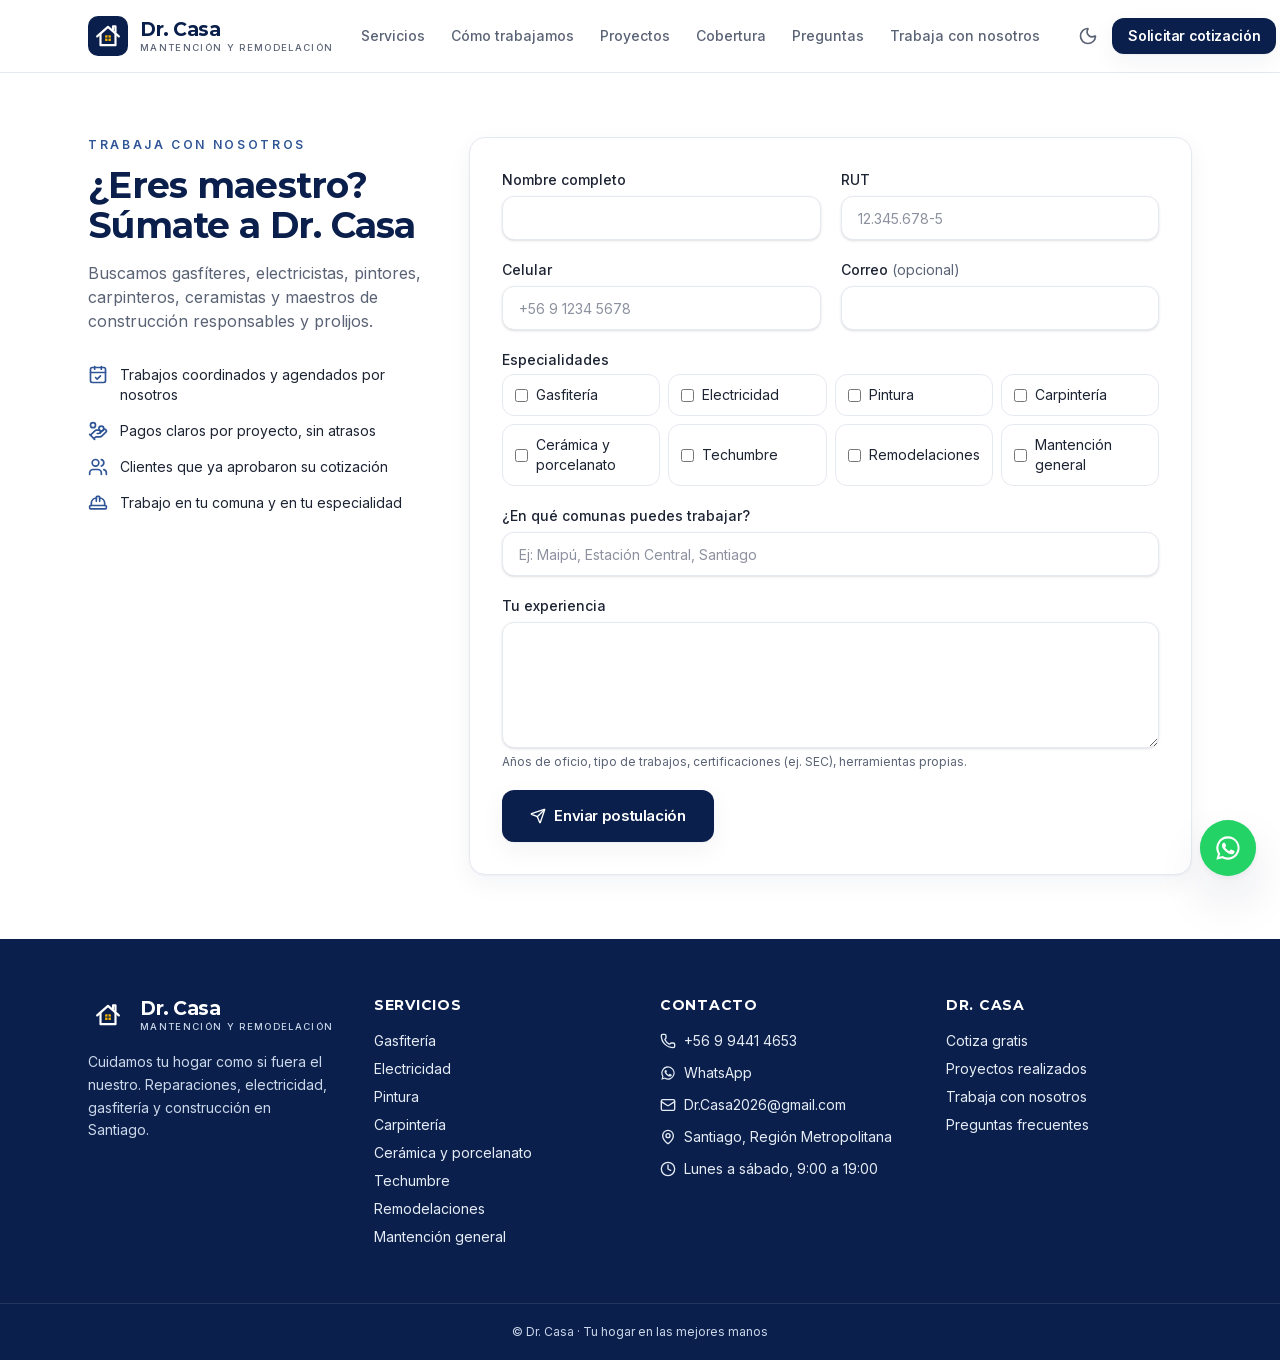
<file: trabaja-con-nosotros/index.html>
<!DOCTYPE html><html lang="es-CL" class="MOT0tq_variable z9v-Mq_variable"><head><meta charSet="utf-8"/><meta name="viewport" content="width=device-width, initial-scale=1"/><link rel="preload" href="/_next/static/media/07c7676b89ed2778-s.p.2bn3s6zvc0dyp.woff2" as="font" crossorigin="" type="font/woff2"/><link rel="preload" href="/_next/static/media/65341aea9fb91af5-s.p.1dqa_6e_ad4sj.woff2" as="font" crossorigin="" type="font/woff2"/><link rel="stylesheet" href="/_next/static/chunks/107nrjr_bahgp.css" data-precedence="next"/><link rel="preload" as="script" fetchPriority="low" href="/_next/static/chunks/3be5ypa669k_3.js"/><script src="/_next/static/chunks/1k2w3nq2-wg_-.js" async=""></script><script src="/_next/static/chunks/3jn_x8ihwq16e.js" async=""></script><script src="/_next/static/chunks/2wsaspdyfxyeh.js" async=""></script><script src="/_next/static/chunks/turbopack-2u1d16houkiyo.js" async=""></script><script src="/_next/static/chunks/3apouaeb7wl-a.js" async=""></script><script src="/_next/static/chunks/06d-5nusxsw-a.js" async=""></script><script src="/_next/static/chunks/2tbzr5yfnbe_p.js" async=""></script><script src="/_next/static/chunks/1mpfzkxdqjrt-.js" async=""></script><script src="/_next/static/chunks/0lb6c16k9fgom.js" async=""></script><meta name="theme-color" content="#ffffff" media="(prefers-color-scheme: light)"/><meta name="theme-color" content="#0a1020" media="(prefers-color-scheme: dark)"/><title>Trabaja con nosotros | Dr. Casa</title><meta name="description" content="¿Eres maestro? Súmate a la red de especialistas de Dr. Casa en Santiago."/><meta name="keywords" content="maestro a domicilio,gasfiter Santiago,electricista Santiago,remodelación de baños,pintor Santiago,mantención del hogar"/><link rel="canonical" href="https://drcasa.cl/trabaja-con-nosotros/"/><meta property="og:title" content="Trabaja con nosotros | Dr. Casa"/><meta property="og:description" content="¿Eres maestro? Súmate a la red de especialistas de Dr. Casa en Santiago."/><meta property="og:site_name" content="Dr. Casa"/><meta property="og:locale" content="es_CL"/><meta property="og:image" content="https://drcasa.cl/img/afiche.jpg"/><meta property="og:image:width" content="1200"/><meta property="og:image:height" content="800"/><meta property="og:image:alt" content="Tu hogar en las mejores manos"/><meta property="og:type" content="website"/><meta name="twitter:card" content="summary_large_image"/><meta name="twitter:title" content="Trabaja con nosotros | Dr. Casa"/><meta name="twitter:description" content="¿Eres maestro? Súmate a la red de especialistas de Dr. Casa en Santiago."/><meta name="twitter:image" content="https://drcasa.cl/img/afiche.jpg"/><meta name="twitter:image:alt" content="Tu hogar en las mejores manos"/><meta name="twitter:image:width" content="1200"/><meta name="twitter:image:height" content="800"/><link rel="icon" href="/icon.svg"/><link rel="apple-touch-icon" href="/marca/isotipo.png"/><meta name="next-size-adjust" content=""/><script>try{var t=localStorage.getItem('tema');if(t==='oscuro')document.documentElement.classList.add('dark')}catch(e){}</script><script src="/_next/static/chunks/0cz1d0mv5g_q7.js" noModule=""></script></head><body class="min-h-dvh"><div hidden=""><!--$--><!--/$--></div><script type="application/ld+json">{"@context":"https://schema.org","@type":"HomeAndConstructionBusiness","name":"Dr. Casa","description":"Mantención y Remodelación de Hogar. Tu hogar en las mejores manos.","url":"https://drcasa.cl","logo":"https://drcasa.cl/marca/logo.png","image":"https://drcasa.cl/img/afiche.jpg","telephone":"+56994414653","email":"Dr.Casa2026@gmail.com","address":{"@type":"PostalAddress","addressLocality":"Santiago","addressRegion":"Región Metropolitana","addressCountry":"CL"},"areaServed":[{"@type":"City","name":"Santiago"},{"@type":"City","name":"Providencia"},{"@type":"City","name":"Ñuñoa"},{"@type":"City","name":"Las Condes"},{"@type":"City","name":"Vitacura"},{"@type":"City","name":"Lo Barnechea"},{"@type":"City","name":"La Reina"},{"@type":"City","name":"Peñalolén"},{"@type":"City","name":"Macul"},{"@type":"City","name":"La Florida"},{"@type":"City","name":"Puente Alto"},{"@type":"City","name":"San Miguel"},{"@type":"City","name":"San Joaquín"},{"@type":"City","name":"La Cisterna"},{"@type":"City","name":"Maipú"},{"@type":"City","name":"Estación Central"},{"@type":"City","name":"Recoleta"},{"@type":"City","name":"Independencia"},{"@type":"City","name":"Huechuraba"},{"@type":"City","name":"Quilicura"}],"openingHours":["Mo-Sa 09:00-19:00"],"priceRange":"$$","hasOfferCatalog":{"@type":"OfferCatalog","name":"Servicios","itemListElement":[{"@type":"Offer","itemOffered":{"@type":"Service","name":"Gasfitería","description":"Filtraciones, griferías, WC, calefont y destapes."}},{"@type":"Offer","itemOffered":{"@type":"Service","name":"Electricidad","description":"Enchufes, iluminación, tableros y fallas eléctricas."}},{"@type":"Offer","itemOffered":{"@type":"Service","name":"Pintura","description":"Interior, exterior, empaste y tratamiento de humedad."}},{"@type":"Offer","itemOffered":{"@type":"Service","name":"Carpintería","description":"Puertas, muebles, closets, pisos y terrazas."}},{"@type":"Offer","itemOffered":{"@type":"Service","name":"Cerámica y porcelanato","description":"Instalación en pisos, muros, baños y cocinas."}},{"@type":"Offer","itemOffered":{"@type":"Service","name":"Techumbre","description":"Goteras, canaletas, cubiertas e impermeabilización."}},{"@type":"Offer","itemOffered":{"@type":"Service","name":"Remodelaciones","description":"Baños, cocinas, ampliaciones y tabiquería."}},{"@type":"Offer","itemOffered":{"@type":"Service","name":"Mantención general","description":"Arreglos varios y mantención preventiva del hogar."}}]},"sameAs":[]}</script><a href="#contenido" class="sr-only focus:not-sr-only focus:fixed focus:top-2 focus:left-2 focus:z-50 focus:rounded-lg focus:bg-superficie focus:px-4 focus:py-2">Saltar al contenido</a><header class="sticky top-0 z-40 border-b border-borde bg-superficie/90 backdrop-blur-md"><div class="mx-auto flex h-[72px] max-w-6xl items-center justify-between gap-4 px-4 sm:px-6"><a aria-label="Dr. Casa, ir al inicio" href="/"><span class="flex items-center gap-3"><svg viewBox="0 0 48 48" class="size-10 shrink-0" role="img" aria-label="Dr. Casa"><rect width="48" height="48" rx="12" fill="#0A1F4B"></rect><g fill="none" stroke="#fff" stroke-width="2.6" stroke-linecap="round" stroke-linejoin="round"><path d="M11 24.5 24 13l13 11.5"></path><path d="M15 21.5V35h18V21.5"></path><path d="M30 16.5V12.5h3v6.6"></path></g><rect x="20.5" y="23" width="7" height="7" rx="1" fill="#F5B400"></rect><path d="M24 23v7M20.5 26.5h7" stroke="#0A1F4B" stroke-width="1.2"></path></svg><span class="leading-none"><span class="block font-titulo text-[19px] font-bold tracking-tight text-titulo">Dr. Casa</span><span class="mt-1 block text-[9.5px] font-medium tracking-[0.14em] whitespace-nowrap uppercase text-texto-suave">Mantención y remodelación</span></span></span></a><nav class="hidden items-center gap-0.5 xl:flex" aria-label="Principal"><a class="whitespace-nowrap rounded-full px-3 py-2 text-sm font-medium text-texto-suave transition-colors hover:text-titulo" href="/#servicios">Servicios</a><a class="whitespace-nowrap rounded-full px-3 py-2 text-sm font-medium text-texto-suave transition-colors hover:text-titulo" href="/#como-trabajamos">Cómo trabajamos</a><a class="whitespace-nowrap rounded-full px-3 py-2 text-sm font-medium text-texto-suave transition-colors hover:text-titulo" href="/proyectos/">Proyectos</a><a class="whitespace-nowrap rounded-full px-3 py-2 text-sm font-medium text-texto-suave transition-colors hover:text-titulo" href="/#cobertura">Cobertura</a><a class="whitespace-nowrap rounded-full px-3 py-2 text-sm font-medium text-texto-suave transition-colors hover:text-titulo" href="/#preguntas">Preguntas</a><a class="whitespace-nowrap rounded-full px-3 py-2 text-sm font-medium text-texto-suave transition-colors hover:text-titulo" href="/trabaja-con-nosotros/">Trabaja con nosotros</a></nav><div class="flex items-center gap-1"><button type="button" class="grid size-10 place-items-center rounded-full text-texto-suave transition-colors hover:bg-fondo-alt hover:text-titulo" aria-label="Cambiar entre modo claro y oscuro"><svg xmlns="http://www.w3.org/2000/svg" width="24" height="24" viewBox="0 0 24 24" fill="none" stroke="currentColor" stroke-width="2" stroke-linecap="round" stroke-linejoin="round" class="lucide lucide-sun hidden size-5 dark:block" aria-hidden="true"><circle cx="12" cy="12" r="4"></circle><path d="M12 2v2"></path><path d="M12 20v2"></path><path d="m4.93 4.93 1.41 1.41"></path><path d="m17.66 17.66 1.41 1.41"></path><path d="M2 12h2"></path><path d="M20 12h2"></path><path d="m6.34 17.66-1.41 1.41"></path><path d="m19.07 4.93-1.41 1.41"></path></svg><svg xmlns="http://www.w3.org/2000/svg" width="24" height="24" viewBox="0 0 24 24" fill="none" stroke="currentColor" stroke-width="2" stroke-linecap="round" stroke-linejoin="round" class="lucide lucide-moon size-5 dark:hidden" aria-hidden="true"><path d="M20.985 12.486a9 9 0 1 1-9.473-9.472c.405-.022.617.46.402.803a6 6 0 0 0 8.268 8.268c.344-.215.825-.004.803.401"></path></svg></button><a class="items-center justify-center gap-2 whitespace-nowrap rounded-xl font-semibold tracking-tight transition-all duration-200 disabled:pointer-events-none disabled:opacity-60 active:scale-[0.98] [&amp;_svg]:size-4 [&amp;_svg]:shrink-0 bg-primario text-fondo shadow-suave hover:bg-primario-hover hover:shadow-elevada h-9 px-4 text-sm hidden sm:inline-flex" href="/cotizar/">Solicitar cotización</a><button type="button" class="grid size-10 place-items-center rounded-full xl:hidden" aria-expanded="false" aria-controls="menu-movil" aria-label="Abrir menú"><svg xmlns="http://www.w3.org/2000/svg" width="24" height="24" viewBox="0 0 24 24" fill="none" stroke="currentColor" stroke-width="2" stroke-linecap="round" stroke-linejoin="round" class="lucide lucide-menu size-6" aria-hidden="true"><path d="M4 5h16"></path><path d="M4 12h16"></path><path d="M4 19h16"></path></svg></button></div></div></header><main id="contenido"><div class="mx-auto w-full max-w-6xl px-4 sm:px-6 grid gap-10 py-12 sm:py-16 lg:grid-cols-3"><div><p class="text-xs font-semibold tracking-[0.22em] text-acento uppercase">Trabaja con nosotros</p><h1 class="mt-3 text-4xl font-bold">¿Eres maestro? Súmate a Dr. Casa</h1><p class="mt-4 text-texto-suave">Buscamos gasfíteres, electricistas, pintores, carpinteros, ceramistas y maestros de construcción responsables y prolijos.</p><ul class="mt-8 grid gap-4 text-sm"><li class="flex gap-3"><svg xmlns="http://www.w3.org/2000/svg" width="24" height="24" viewBox="0 0 24 24" fill="none" stroke="currentColor" stroke-width="2" stroke-linecap="round" stroke-linejoin="round" class="lucide lucide-calendar-check size-5 shrink-0 text-acento" aria-hidden="true"><path d="M8 2v3"></path><path d="M16 2v3"></path><rect x="3" y="3" width="18" height="18" rx="2"></rect><path d="M3 9h18"></path><path d="m9 15 2 2 4-4"></path></svg> <!-- -->Trabajos coordinados y agendados por nosotros</li><li class="flex gap-3"><svg xmlns="http://www.w3.org/2000/svg" width="24" height="24" viewBox="0 0 24 24" fill="none" stroke="currentColor" stroke-width="2" stroke-linecap="round" stroke-linejoin="round" class="lucide lucide-hand-coins size-5 shrink-0 text-acento" aria-hidden="true"><path d="M11 15h2a2 2 0 1 0 0-4h-3c-.6 0-1.1.2-1.4.6L3 17"></path><path d="m7 21 1.6-1.4c.3-.4.8-.6 1.4-.6h4c1.1 0 2.1-.4 2.8-1.2l4.6-4.4a2 2 0 0 0-2.75-2.91l-4.2 3.9"></path><path d="m2 16 6 6"></path><circle cx="16" cy="9" r="2.9"></circle><circle cx="6" cy="5" r="3"></circle></svg> <!-- -->Pagos claros por proyecto, sin atrasos</li><li class="flex gap-3"><svg xmlns="http://www.w3.org/2000/svg" width="24" height="24" viewBox="0 0 24 24" fill="none" stroke="currentColor" stroke-width="2" stroke-linecap="round" stroke-linejoin="round" class="lucide lucide-users size-5 shrink-0 text-acento" aria-hidden="true"><path d="M16 21v-2a4 4 0 0 0-4-4H6a4 4 0 0 0-4 4v2"></path><path d="M16 3.128a4 4 0 0 1 0 7.744"></path><path d="M22 21v-2a4 4 0 0 0-3-3.87"></path><circle cx="9" cy="7" r="4"></circle></svg> <!-- -->Clientes que ya aprobaron su cotización</li><li class="flex gap-3"><svg xmlns="http://www.w3.org/2000/svg" width="24" height="24" viewBox="0 0 24 24" fill="none" stroke="currentColor" stroke-width="2" stroke-linecap="round" stroke-linejoin="round" class="lucide lucide-hard-hat size-5 shrink-0 text-acento" aria-hidden="true"><path d="M10 10V5a1 1 0 0 1 1-1h2a1 1 0 0 1 1 1v5"></path><path d="M14 6a6 6 0 0 1 6 6v3"></path><path d="M4 15v-3a6 6 0 0 1 6-6"></path><rect x="2" y="15" width="20" height="4" rx="1"></rect></svg> <!-- -->Trabajo en tu comuna y en tu especialidad</li></ul></div><div class="rounded-2xl border border-borde bg-superficie shadow-suave relative p-6 sm:p-8 lg:col-span-2"><form class="grid gap-5" action="javascript:throw new Error(&#x27;React form unexpectedly submitted.&#x27;)"><div class="grid gap-5 sm:grid-cols-2"><div class="grid gap-1.5"><label class="text-sm font-medium text-texto" for="nombre">Nombre completo</label><input class="w-full rounded-xl border border-borde bg-superficie px-4 text-sm text-texto shadow-sm transition-colors placeholder:text-texto-suave/70 focus:border-marca-400 focus:outline-none focus:ring-4 focus:ring-marca-400/15 aria-[invalid=true]:border-peligro-500 h-11" id="nombre" autoComplete="name" required="" aria-invalid="false" name="nombre"/></div><div class="grid gap-1.5"><label class="text-sm font-medium text-texto" for="rut">RUT</label><input class="w-full rounded-xl border border-borde bg-superficie px-4 text-sm text-texto shadow-sm transition-colors placeholder:text-texto-suave/70 focus:border-marca-400 focus:outline-none focus:ring-4 focus:ring-marca-400/15 aria-[invalid=true]:border-peligro-500 h-11" id="rut" placeholder="12.345.678-5" required="" aria-invalid="false" name="rut"/></div><div class="grid gap-1.5"><label class="text-sm font-medium text-texto" for="telefono">Celular</label><input class="w-full rounded-xl border border-borde bg-superficie px-4 text-sm text-texto shadow-sm transition-colors placeholder:text-texto-suave/70 focus:border-marca-400 focus:outline-none focus:ring-4 focus:ring-marca-400/15 aria-[invalid=true]:border-peligro-500 h-11" id="telefono" type="tel" inputMode="tel" placeholder="+56 9 1234 5678" required="" aria-invalid="false" name="telefono"/></div><div class="grid gap-1.5"><label class="text-sm font-medium text-texto" for="email">Correo<span class="ml-1 font-normal text-texto-suave">(opcional)</span></label><input class="w-full rounded-xl border border-borde bg-superficie px-4 text-sm text-texto shadow-sm transition-colors placeholder:text-texto-suave/70 focus:border-marca-400 focus:outline-none focus:ring-4 focus:ring-marca-400/15 aria-[invalid=true]:border-peligro-500 h-11" id="email" type="email" aria-invalid="false" name="email"/></div></div><fieldset class="grid gap-2"><legend class="mb-1 text-sm font-medium">Especialidades</legend><div class="grid grid-cols-2 gap-2 sm:grid-cols-4"><label class="flex cursor-pointer items-center gap-2 rounded-xl border border-borde bg-superficie px-3 py-2.5 text-sm has-[:checked]:border-primario has-[:checked]:bg-marca-50 dark:has-[:checked]:bg-marca-900/50"><input type="checkbox" class="accent-[var(--primario)]" name="especialidades" value="Gasfitería"/>Gasfitería</label><label class="flex cursor-pointer items-center gap-2 rounded-xl border border-borde bg-superficie px-3 py-2.5 text-sm has-[:checked]:border-primario has-[:checked]:bg-marca-50 dark:has-[:checked]:bg-marca-900/50"><input type="checkbox" class="accent-[var(--primario)]" name="especialidades" value="Electricidad"/>Electricidad</label><label class="flex cursor-pointer items-center gap-2 rounded-xl border border-borde bg-superficie px-3 py-2.5 text-sm has-[:checked]:border-primario has-[:checked]:bg-marca-50 dark:has-[:checked]:bg-marca-900/50"><input type="checkbox" class="accent-[var(--primario)]" name="especialidades" value="Pintura"/>Pintura</label><label class="flex cursor-pointer items-center gap-2 rounded-xl border border-borde bg-superficie px-3 py-2.5 text-sm has-[:checked]:border-primario has-[:checked]:bg-marca-50 dark:has-[:checked]:bg-marca-900/50"><input type="checkbox" class="accent-[var(--primario)]" name="especialidades" value="Carpintería"/>Carpintería</label><label class="flex cursor-pointer items-center gap-2 rounded-xl border border-borde bg-superficie px-3 py-2.5 text-sm has-[:checked]:border-primario has-[:checked]:bg-marca-50 dark:has-[:checked]:bg-marca-900/50"><input type="checkbox" class="accent-[var(--primario)]" name="especialidades" value="Cerámica y porcelanato"/>Cerámica y porcelanato</label><label class="flex cursor-pointer items-center gap-2 rounded-xl border border-borde bg-superficie px-3 py-2.5 text-sm has-[:checked]:border-primario has-[:checked]:bg-marca-50 dark:has-[:checked]:bg-marca-900/50"><input type="checkbox" class="accent-[var(--primario)]" name="especialidades" value="Techumbre"/>Techumbre</label><label class="flex cursor-pointer items-center gap-2 rounded-xl border border-borde bg-superficie px-3 py-2.5 text-sm has-[:checked]:border-primario has-[:checked]:bg-marca-50 dark:has-[:checked]:bg-marca-900/50"><input type="checkbox" class="accent-[var(--primario)]" name="especialidades" value="Remodelaciones"/>Remodelaciones</label><label class="flex cursor-pointer items-center gap-2 rounded-xl border border-borde bg-superficie px-3 py-2.5 text-sm has-[:checked]:border-primario has-[:checked]:bg-marca-50 dark:has-[:checked]:bg-marca-900/50"><input type="checkbox" class="accent-[var(--primario)]" name="especialidades" value="Mantención general"/>Mantención general</label></div></fieldset><div class="grid gap-1.5"><label class="text-sm font-medium text-texto" for="comunas">¿En qué comunas puedes trabajar?</label><input class="w-full rounded-xl border border-borde bg-superficie px-4 text-sm text-texto shadow-sm transition-colors placeholder:text-texto-suave/70 focus:border-marca-400 focus:outline-none focus:ring-4 focus:ring-marca-400/15 aria-[invalid=true]:border-peligro-500 h-11" id="comunas" placeholder="Ej: Maipú, Estación Central, Santiago" required="" aria-invalid="false" name="comunas"/></div><div class="grid gap-1.5"><label class="text-sm font-medium text-texto" for="experiencia">Tu experiencia</label><textarea class="w-full rounded-xl border border-borde bg-superficie px-4 text-sm text-texto shadow-sm transition-colors placeholder:text-texto-suave/70 focus:border-marca-400 focus:outline-none focus:ring-4 focus:ring-marca-400/15 aria-[invalid=true]:border-peligro-500 min-h-28 py-3" id="experiencia" name="experiencia" rows="5" required="" aria-invalid="false"></textarea><p class="text-xs text-texto-suave">Años de oficio, tipo de trabajos, certificaciones (ej. SEC), herramientas propias.</p></div><div aria-hidden="true" class="absolute -left-[9999px]"><label>No completar <input tabindex="-1" autoComplete="off" name="sitio_web"/></label></div><button class="inline-flex items-center justify-center gap-2 whitespace-nowrap rounded-xl font-semibold tracking-tight transition-all duration-200 disabled:pointer-events-none disabled:opacity-60 active:scale-[0.98] [&amp;_svg]:size-4 [&amp;_svg]:shrink-0 bg-primario text-fondo shadow-suave hover:bg-primario-hover hover:shadow-elevada h-13 px-7 text-[15px] w-full sm:w-auto sm:justify-self-start" type="submit"><svg xmlns="http://www.w3.org/2000/svg" width="24" height="24" viewBox="0 0 24 24" fill="none" stroke="currentColor" stroke-width="2" stroke-linecap="round" stroke-linejoin="round" class="lucide lucide-send" aria-hidden="true"><path d="M14.536 21.686a.5.5 0 0 0 .937-.024l6.5-19a.496.496 0 0 0-.635-.635l-19 6.5a.5.5 0 0 0-.024.937l7.93 3.18a2 2 0 0 1 1.112 1.11z"></path><path d="m21.854 2.147-10.94 10.939"></path></svg>Enviar postulación</button></form></div></div><!--$--><!--/$--></main><footer class="bg-marca-900 text-marca-100 dark:bg-marca-950"><div class="mx-auto grid max-w-6xl gap-10 px-4 py-14 sm:px-6 md:grid-cols-2 lg:grid-cols-4"><div><span class="flex items-center gap-3"><svg viewBox="0 0 48 48" class="size-10 shrink-0" role="img" aria-label="Dr. Casa"><rect width="48" height="48" rx="12" fill="#0A1F4B"></rect><g fill="none" stroke="#fff" stroke-width="2.6" stroke-linecap="round" stroke-linejoin="round"><path d="M11 24.5 24 13l13 11.5"></path><path d="M15 21.5V35h18V21.5"></path><path d="M30 16.5V12.5h3v6.6"></path></g><rect x="20.5" y="23" width="7" height="7" rx="1" fill="#F5B400"></rect><path d="M24 23v7M20.5 26.5h7" stroke="#0A1F4B" stroke-width="1.2"></path></svg><span class="leading-none"><span class="block font-titulo text-[19px] font-bold tracking-tight text-white">Dr. Casa</span><span class="mt-1 block text-[9.5px] font-medium tracking-[0.14em] whitespace-nowrap uppercase text-marca-200">Mantención y remodelación</span></span></span><p class="mt-4 text-sm leading-relaxed text-marca-200">Cuidamos tu hogar como si fuera el nuestro<!-- -->. Reparaciones, electricidad, gasfitería y construcción en <!-- -->Santiago<!-- -->.</p></div><div><h2 class="mb-4 text-sm font-bold uppercase tracking-wider text-white">Servicios</h2><ul class="grid gap-2 text-sm"><li><a class="hover:text-white" href="/servicios/gasfiteria/">Gasfitería</a></li><li><a class="hover:text-white" href="/servicios/electricidad/">Electricidad</a></li><li><a class="hover:text-white" href="/servicios/pintura/">Pintura</a></li><li><a class="hover:text-white" href="/servicios/carpinteria/">Carpintería</a></li><li><a class="hover:text-white" href="/servicios/ceramica/">Cerámica y porcelanato</a></li><li><a class="hover:text-white" href="/servicios/techumbre/">Techumbre</a></li><li><a class="hover:text-white" href="/servicios/remodelaciones/">Remodelaciones</a></li><li><a class="hover:text-white" href="/servicios/mantencion-general/">Mantención general</a></li></ul></div><div><h2 class="mb-4 text-sm font-bold uppercase tracking-wider text-white">Contacto</h2><ul class="grid gap-3 text-sm"><li><a href="tel:+56994414653" class="flex items-center gap-2 hover:text-white"><svg xmlns="http://www.w3.org/2000/svg" width="24" height="24" viewBox="0 0 24 24" fill="none" stroke="currentColor" stroke-width="2" stroke-linecap="round" stroke-linejoin="round" class="lucide lucide-phone size-4" aria-hidden="true"><path d="M13.832 16.568a1 1 0 0 0 1.213-.303l.355-.465A2 2 0 0 1 17 15h3a2 2 0 0 1 2 2v3a2 2 0 0 1-2 2A18 18 0 0 1 2 4a2 2 0 0 1 2-2h3a2 2 0 0 1 2 2v3a2 2 0 0 1-.8 1.6l-.468.351a1 1 0 0 0-.292 1.233 14 14 0 0 0 6.392 6.384"></path></svg> <!-- -->+56 9 9441 4653</a></li><li><a href="https://wa.me/56994414653?text=Hola%20Dr.%20Casa%2C%20quiero%20cotizar%20un%20trabajo%20para%20mi%20hogar." target="_blank" rel="noopener" class="flex items-center gap-2 hover:text-white"><svg viewBox="0 0 24 24" fill="currentColor" class="size-4" aria-hidden="true"><path d="M12 2a10 10 0 0 0-8.6 15.1L2 22l5-1.3A10 10 0 1 0 12 2Zm0 18.2a8.2 8.2 0 0 1-4.2-1.2l-.3-.2-3 .8.8-2.9-.2-.3A8.2 8.2 0 1 1 12 20.2Zm4.5-6.1c-.2-.1-1.5-.7-1.7-.8-.2-.1-.4-.1-.6.1l-.8 1c-.1.2-.3.2-.5.1a6.7 6.7 0 0 1-3.3-2.9c-.3-.4.2-.4.7-1.4.1-.2 0-.3 0-.5l-.8-1.8c-.2-.5-.4-.4-.6-.4h-.5a1 1 0 0 0-.7.3 3 3 0 0 0-.9 2.2 5.2 5.2 0 0 0 1.1 2.7 11.8 11.8 0 0 0 4.5 4c1.7.7 2.4.8 3.2.6a2.8 2.8 0 0 0 1.8-1.3 2.3 2.3 0 0 0 .2-1.3c-.1-.2-.3-.2-.6-.4Z"></path></svg> WhatsApp</a></li><li><a href="mailto:Dr.Casa2026@gmail.com" class="flex items-center gap-2 break-all hover:text-white"><svg xmlns="http://www.w3.org/2000/svg" width="24" height="24" viewBox="0 0 24 24" fill="none" stroke="currentColor" stroke-width="2" stroke-linecap="round" stroke-linejoin="round" class="lucide lucide-mail size-4 shrink-0" aria-hidden="true"><path d="m22 7-8.991 5.727a2 2 0 0 1-2.009 0L2 7"></path><rect x="2" y="4" width="20" height="16" rx="2"></rect></svg> <!-- -->Dr.Casa2026@gmail.com</a></li><li class="flex items-center gap-2"><svg xmlns="http://www.w3.org/2000/svg" width="24" height="24" viewBox="0 0 24 24" fill="none" stroke="currentColor" stroke-width="2" stroke-linecap="round" stroke-linejoin="round" class="lucide lucide-map-pin size-4" aria-hidden="true"><path d="M20 10c0 4.993-5.539 10.193-7.399 11.799a1 1 0 0 1-1.202 0C9.539 20.193 4 14.993 4 10a8 8 0 0 1 16 0"></path><circle cx="12" cy="10" r="3"></circle></svg> <!-- -->Santiago<!-- -->, <!-- -->Región Metropolitana</li><li class="flex items-center gap-2"><svg xmlns="http://www.w3.org/2000/svg" width="24" height="24" viewBox="0 0 24 24" fill="none" stroke="currentColor" stroke-width="2" stroke-linecap="round" stroke-linejoin="round" class="lucide lucide-clock size-4" aria-hidden="true"><circle cx="12" cy="12" r="10"></circle><path d="M12 6v6l4 2"></path></svg> <!-- -->Lunes a sábado, 9:00 a 19:00</li></ul></div><div><h2 class="mb-4 text-sm font-bold uppercase tracking-wider text-white">Dr. Casa</h2><ul class="grid gap-2 text-sm"><li><a class="hover:text-white" href="/cotizar/">Cotiza gratis</a></li><li><a class="hover:text-white" href="/proyectos/">Proyectos realizados</a></li><li><a class="hover:text-white" href="/trabaja-con-nosotros/">Trabaja con nosotros</a></li><li><a class="hover:text-white" href="/#preguntas">Preguntas frecuentes</a></li></ul></div></div><div class="border-t border-white/10 py-5 text-center text-xs text-marca-200">© <!-- -->Dr. Casa<!-- --> · <!-- -->Tu hogar en las mejores manos</div></footer><a href="https://wa.me/56994414653?text=Hola%20Dr.%20Casa%2C%20quiero%20cotizar%20un%20trabajo%20para%20mi%20hogar." target="_blank" rel="noopener" aria-label="Escríbenos por WhatsApp" class="group fixed right-4 bottom-4 z-50 flex items-center gap-2 rounded-full bg-whatsapp p-3.5 text-white shadow-elevada transition-transform hover:scale-105 sm:right-6 sm:bottom-6"><span class="absolute inset-0 -z-10 animate-ping rounded-full bg-whatsapp/40 [animation-iteration-count:3]"></span><svg viewBox="0 0 24 24" fill="currentColor" class="size-7" aria-hidden="true"><path d="M12 2a10 10 0 0 0-8.6 15.1L2 22l5-1.3A10 10 0 1 0 12 2Zm0 18.2a8.2 8.2 0 0 1-4.2-1.2l-.3-.2-3 .8.8-2.9-.2-.3A8.2 8.2 0 1 1 12 20.2Zm4.5-6.1c-.2-.1-1.5-.7-1.7-.8-.2-.1-.4-.1-.6.1l-.8 1c-.1.2-.3.2-.5.1a6.7 6.7 0 0 1-3.3-2.9c-.3-.4.2-.4.7-1.4.1-.2 0-.3 0-.5l-.8-1.8c-.2-.5-.4-.4-.6-.4h-.5a1 1 0 0 0-.7.3 3 3 0 0 0-.9 2.2 5.2 5.2 0 0 0 1.1 2.7 11.8 11.8 0 0 0 4.5 4c1.7.7 2.4.8 3.2.6a2.8 2.8 0 0 0 1.8-1.3 2.3 2.3 0 0 0 .2-1.3c-.1-.2-.3-.2-.6-.4Z"></path></svg><span class="hidden pr-1 text-sm font-semibold sm:group-hover:inline">Escríbenos</span></a><script>addEventListener("submit",function(a){if(!a.defaultPrevented){var b=a.target,d=a.submitter,c=b.action,e=d;if(d){var f=d.getAttribute("formAction");null!=f&&(c=f,e=null)}"javascript:throw new Error('React form unexpectedly submitted.')"===c&&(a.preventDefault(),a=new FormData(b,e),c=b.ownerDocument||b,(c.$$reactFormReplay=c.$$reactFormReplay||[]).push(b,d,a))}});</script><script id="_R_">(globalThis["TURBOPACK"] || (globalThis["TURBOPACK"] = [])).push({"otherChunks":["static/chunks/3be5ypa669k_3.js","static/chunks/1k2w3nq2-wg_-.js","static/chunks/3jn_x8ihwq16e.js","static/chunks/2wsaspdyfxyeh.js"],"runtimeModuleIds":[94553]});</script><script src="/_next/static/chunks/3be5ypa669k_3.js" async=""></script><script>(self.__next_f=self.__next_f||[]).push([0])</script><script>self.__next_f.push([1,"1:\"$Sreact.fragment\"\n2:\"/_next/static/chunks/3apouaeb7wl-a.js\"\n3:I[39756,[\"$2\"],\"default\"]\n4:I[37457,[\"$2\"],\"default\"]\n5:\"/_next/static/chunks/06d-5nusxsw-a.js\"\n6:I[5500,[\"$2\",\"$5\"],\"Image\"]\n7:\"/_next/static/chunks/2tbzr5yfnbe_p.js\"\n8:\"/_next/static/chunks/1mpfzkxdqjrt-.js\"\n9:I[22016,[\"$2\",\"$7\",\"$8\"],\"\"]\n16:\"ViewportBoundary\"\n17:I[97367,[\"$2\"],\"$16\"]\n19:\"MetadataBoundary\"\n1a:I[97367,[\"$2\"],\"$19\"]\n1b:\"$Sreact.suspense\"\n1d:I[68027,[\"$2\"],\"default\",1]\n:HL[\"/_next/static/chunks/107nrjr_bahgp.css\",\"style\"]\n:HL[\"/_next/static/media/07c7676b89ed2778-s.p.2bn3s6zvc0dyp.woff2\",\"font\",{\"crossOrigin\":\"\",\"type\":\"font/woff2\"}]\n:HL[\"/_next/static/media/65341aea9fb91af5-s.p.1dqa_6e_ad4sj.woff2\",\"font\",{\"crossOrigin\":\"\",\"type\":\"font/woff2\"}]\nb:T9ca,{\"@context\":\"https://schema.org\",\"@type\":\"HomeAndConstructionBusiness\",\"name\":\"Dr. Casa\",\"description\":\"Mantención y Remodelación de Hogar. Tu hogar en las mejores manos.\",\"url\":\"https://drcasa.cl\",\"logo\":\"https://drcasa.cl/marca/logo.png\",\"image\":\"https://drcasa.cl/img/afiche.jpg\",\"telephone\":\"+56994414653\",\"email\":\"Dr.Casa2026@gmail.com\",\"address\":{\"@type\":\"PostalAddress\",\"addressLocality\":\"Santiago\",\"addressRegion\":\"Región Metropolitana\",\"addressCountry\":\"CL\"},\"areaServed\":[{\"@type\":\"City\",\"name\":\"Santiago\"},{\"@type\":\"City\",\"name\":\"Providencia\"},{\"@type\":\"City\",\"name\":\"Ñuñoa\"},{\"@type\":\"City\",\"name\":\"Las Condes\"},{\"@type\":\"City\",\"name\":\"Vitacura\"},{\"@type\":\"City\",\"name\":\"Lo Barnechea\"},{\"@type\":\"City\",\"name\":\"La Reina\"},{\"@type\":\"City\",\"name\":\"Peñalolén\"},{\"@type\":\"City\",\"name\":\"Macul\"},{\"@type\":\"City\",\"name\":\"La Florida\"},{\"@type\":\"City\",\"name\":\"Puente Alto\"},{\"@type\":\"City\",\"name\":\"San Miguel\"},{\"@type\":\"City\",\"name\":\"San Joaquín\"},{\"@type\":\"City\",\"name\":\"La Cisterna\"},{\"@type\":\"City\",\"name\":\"Maipú\"},{\"@type\":\"City\",\"name\":\"Estación Central\"},{\"@type\":\"City\",\"name\":\"Recoleta\"},{\"@type\":\"City\",\"name\":\"Independencia\"},{\"@type\":\"City\",\"name\":\"Huechuraba\"},{\"@type\":\"City\",\"name\":\"Quilicura\"}],\"openingHours\":[\"Mo-Sa 09:00-19:00\"],\"priceRange\":\"$$\",\"hasOfferCatalog\":{\"@type\":\"OfferCatalog\",\"name\":\"Servicios\",\"itemListElement\":[{\"@type\":\"Offer\",\"itemOffered\":{\"@type\":\"Service\",\"name\":\"Gasfitería\",\"description\":\"Filtraciones, griferías, WC, calefont y destapes.\"}},{\"@type\":\"Offer\",\"itemOffered\":{\"@type\":\"Service\",\"name\":\"Electricidad\",\"description\":\"Enchufes, iluminación, tableros y fallas eléctricas.\"}},{\"@type\":\"Offer\",\"itemOffered\":{\"@type\":\"Service\",\"name\":\"Pintura\",\"description\":\"Interior, exterior, empaste y tratamiento de humedad.\"}},{\"@type\":\"Offer\",\"itemOffered\":{\"@type\":\"Service\",\"name\":\"Carpintería\",\"description\":\"Puertas, muebles, closets, pisos y terrazas.\"}},{\"@type\":\"Offer\",\"itemOffered\":{\"@type\":\"Service\",\"name\":\"Cerámica y porcelanato\",\"description\":\"Instalación en pisos, muros, baños y cocinas.\"}},{\"@type\":\"Offer\",\"itemOffered\":{\"@type\":\"Service\",\"name\":\"Techumbre\",\"description\":\"Goteras, canaletas, cubiertas e impermeabilización.\"}},{\"@type\":\"Offer\",\"itemOffered\":{\"@type\":\"Service\",\"name\":\"Remodelaciones\",\"description\":\"Baños, cocinas, ampliaciones y tabiquería.\"}},{\"@type\":\"Offer\",\"itemOffered\":{\"@type\":\"Service\",\"name\":\"Mantención general\",\"description\":\"Arreglos varios y mantención preventiva del hogar.\"}}]},\"sameAs\":[]}13:X\n14:[[\"children\",{\"s\":\"__PAGE__\",\"h\":512,\"d\":{\"r\":\"$L15\",\"p\":false,\"v\":null}}]]\n11:[[\"children\",{\"s\":\"trabaja-con-nosotros\",\"h\":512,\"d\":{\"r\":\"$L12\",\"p\":false,\"v\":\"$13\"},\"c\":\"$Q14\"}]]\na:[[\"children\",{\"s\":\"(public)\",\"h\":512,\"d\":{\"r\":[\"$\",\"$1\",\"c\",{\"children\":[[[\"$\",\"script\",\"script-0\",{\"src\":\"/_next/static/chunks/2tbzr5yfnbe_p.js\",\"async\":true,\"nonce\":\"$undefined\"}],[\"$\",\"script\",\"script-1\",{\"src\":\"/_next/static/chunks/1mpfzkxdqjrt-.js\",\"async\":true,\"nonce\":\"$undefined\"}]],[[\"$\",\"script\",null,{\"type\":\"application/ld+json\",\"dangerouslySetInnerHTML\":{\"__html\":\"$b\"}}],\"$Lc\",\"$Ld\",\"$Le\",\"$Lf\",\"$L10\"]]}],\"p\":false,\"v\":null},\"c\":\"$Q11\"}]]\n0:{\"P\":null,\"c\":[\"\",\"trabaja-con-nosotros\",\"\"],\"q\":\"\",\"i\":false,\"t\":{\"t\":{\"s\":\"\",\"h\":528,\"d\":{\"r\":[\"$\",\"$1\",\"c\",{\"children\":[[[\"$\",\"link\",\"0\",{\"rel\":\"stylesheet\",\"href\":\"/_next/static/chunks/107nrjr_bahgp.css\",\"precedence\":\"next\",\"crossOrigin\":\"$undefined\",\"nonce\":\"$undefined\"}],[\"$\",\"script\",\"script-0\",{\"src\":\"/_next/static/chunks/3apouaeb7wl-a.js\",\"async\":true,\"nonce\":\"$undefined\"}]],[\"$\",\"html\",null,{\"lang\":\"es-CL\",\"className\":\"MOT0tq_variable z9v-Mq_variable\",\"suppressHydrationWarning\":true,\"children\":[[\"$\",\"head\",null,{\"children\":[\"$\",\"script\",null,{\"dangerouslySetInnerHTML\":{\"__html\":\"try{var t=localStorage.getItem('tema');if(t==='oscuro')document.documentElement.classList.add('dark')}catch(e){}\"}}]}],[\"$\",\"body\",null,{\"className\":\"min-h-dvh\",\"children\":[\"$\",\"$L3\",null,{\"parallelRouterKey\":\"children\",\"error\":\"$undefined\",\"errorStyles\":\"$undefined\",\"errorScripts\":\"$undefined\",\"template\":[\"$\",\"$L4\",null,{}],\"templateStyles\":\"$undefined\",\"templateScripts\":\"$undefined\",\"notFound\":[[\"$\",\"main\",null,{\"className\":\"grid min-h-dvh place-items-center px-4 text-center\",\"children\":[\"$\",\"div\",null,{\"children\":[[\"$\",\"$L6\",null,{\"src\":\"/marca/logo.webp\",\"alt\":\"Dr. Casa\",\"width\":140,\"height\":140,\"className\":\"mx-auto\"}],[\"$\",\"h1\",null,{\"className\":\"mt-6 text-3xl font-bold\",\"children\":\"Esta página no existe\"}],[\"$\",\"p\",null,{\"className\":\"mt-2 text-texto-suave\",\"children\":\"Quizás se movió o el enlace está incompleto.\"}],[\"$\",\"$L9\",null,{\"href\":\"/\",\"className\":\"inline-flex items-center justify-center gap-2 whitespace-nowrap rounded-xl font-semibold tracking-tight transition-all duration-200 disabled:pointer-events-none disabled:opacity-60 active:scale-[0.98] [\u0026_svg]:size-4 [\u0026_svg]:shrink-0 bg-primario text-fondo shadow-suave hover:bg-primario-hover hover:shadow-elevada h-11 px-6 text-sm mt-8\",\"children\":\"Volver al inicio\"}]]}]}],[]],\"forbidden\":\"$undefined\",\"unauthorized\":\"$undefined\"}]}]]}]]}],\"p\":false,\"v\":null},\"c\":\"$Qa\"},\"h\":{\"r\":[\"$\",\"$1\",\"h\",{\"children\":[null,[\"$\",\"$L17\",null,{\"children\":\"$L18\"}],[\"$\",\"$L1a\",null,{\"children\":[[\"$\",\"div\",null,{\"hidden\":true,\"children\":[\"$\",\"$1b\",null,{\"name\":\"Next.Metadata\",\"children\":\"$L1c\"}]}],null]}],[\"$\",\"meta\",null,{\"name\":\"next-size-adjust\",\"content\":\"\"}]]}],\"p\":false,\"v\":null}},\"m\":\"$undefined\",\"G\":[\"$1d\",[[\"$\",\"link\",\"0\",{\"rel\":\"stylesheet\",\"href\":\"/_next/static/chunks/107nrjr_bahgp.css\",\"precedence\":\"next\",\"crossOrigin\":\"$undefined\",\"nonce\":\"$undefined\"}]]],\"S\":true,\"r\":\"$undefined\",\"s\":\"$undefined\",\"a\":\"$undefined\",\"l\":\"$undefined\",\"p\":\"$undefined\",\"d\":\"$undefined\",\"b\":\"VGbSO87ydkDFMy39uEzQy\"}\n1e:I[38527,[\"$2\",\"$7\",\"$8\"],\"Encabezado\"]\n1f:\"/_next/static/chunks/0lb6c16k9fgom.js\"\n20:I[5014,[\"$2\",\"$7\",\"$8\",\"$1f\"],\"default\"]\n26:\"FormularioPostulacion\"\n27:I[8667,[\"$2\",\"$7\",\"$8\",\"$1f\"],\"$26\"]\n28:I[97367,[\"$2\"],\"OutletBoundary\"]\nc:[\"$\",\"a\",null,{\"href\":\"#contenido\",\"className\":\"sr-only focus:not-sr-only focus:fixed focus:top-2 focus:left-2 focus:z-50 focus:rounded-lg focus:bg-superficie focus:px-4 focus:py-2\",\"children\":\"Saltar al contenido\"}]\nd:[\"$\",\"$L1e\",null,{}]\ne:[\"$\",\"main\",null,{\"id\":\"contenido\",\"children\":[\"$\",\"$L3\",null,{\"parallelRouterKey\":\"children\",\"error\":\"$undefined\",\"errorStyles\":\"$undefined\",\"errorScripts\":\"$undefined\",\"template\":[\"$\",\"$L4\",null,{}],\"templateStyles\":\"$undefined\",\"templateScripts\":\"$undefined\",\"notFound\":[[\"$\",\"main\",null,{\"className\":\"grid min-h-dvh place-items-center px-4 text-center\",\"children\":[\"$\",\"div\",null,{\"children\":[[\"$\",\"$L6\",null,{\"src\":\"/marca/logo.webp\",\"alt\":\"Dr. Casa\",\"width\":140,\"height\":140,\"className\":\"mx-auto\"}],[\"$\",\"h1\",null,{\"className\":\"mt-6 text-3xl font-bold\",\"children\":\"Esta página no existe\"}],[\"$\",\"p\",null,{\"className\":\"mt-2 text-texto-suave\",\"children\":\"Quizás se movió o el enlace está incompleto.\"}],[\"$\",\"$L9\",null,{\"href\":\"/\",\"className\":\"inline-flex items-center justify-center gap-2 whitespace-nowrap rounded-xl font-semibold tracking-tight transition-all duration-200 disabled:pointer-events-none disabled:opacity-60 active:scale-[0.98] [\u0026_svg]:size-4 [\u0026_svg]:shrink-0 bg-primario text-fondo shadow-suave hover:bg-primario-hover hover:shadow-elevada h-11 px-6 text-sm mt-8\",\"children\":\"Volver al inicio\"}]]}]}],[]],\"forbidden\":\"$undefined\",\"unauthorized\":\"$undefined\"}]}]\nf:[\"$\",\"footer\",null,{\"className\":\"bg-marca-900 text-marca-100 dark:bg-marca-950\",\"children\":[[\"$\",\"div\",null,{\"className\":\"mx-auto grid max-w-6xl gap-10 px-4 py-14 sm:px-6 md:grid-cols-2 lg:grid-cols-4\",\"children\":[[\"$\",\"div\",null,{\"children\":[[\"$\",\"span\",null,{\"className\":\"flex items-center gap-3\",\"children\":[[\"$\",\"svg\",null,{\"viewBox\":\"0 0 48 48\",\"className\":\"size-10 shrink-0\",\"role\":\"img\",\"aria-label\":\"Dr. Casa\",\"children\":[[\"$\",\"rect\",null,{\"width\":\"48\",\"height\":\"48\",\"rx\":\"12\",\"fill\":\"#0A1F4B\"}],[\"$\",\"g\",null,{\"fill\":\"none\",\"stroke\":\"#fff\",\"strokeWidth\":\"2.6\",\"strokeLinecap\":\"round\",\"strokeLinejoin\":\"round\",\"children\":[[\"$\",\"path\",null,{\"d\":\"M11 24.5 24 13l13 11.5\"}],[\"$\",\"path\",null,{\"d\":\"M15 21.5V35h18V21.5\"}],[\"$\",\"path\",null,{\"d\":\"M30 16.5V12.5h3v6.6\"}]]}],[\"$\",\"rect\",null,{\"x\":\"20.5\",\"y\":\"23\",\"width\":\"7\",\"height\":\"7\",\"rx\":\"1\",\"fill\":\"#F5B400\"}],[\"$\",\"path\",null,{\"d\":\"M24 23v7M20.5 26.5h7\",\"stroke\":\"#0A1F4B\",\"strokeWidth\":\"1.2\"}]]}],[\"$\",\"span\",null,{\"className\":\"leading-none\",\"children\":[[\"$\",\"span\",null,{\"className\":\"block font-titulo text-[19px] font-bold tracking-tight text-white\",\"children\":\"Dr. Casa\"}],[\"$\",\"span\",null,{\"className\":\"mt-1 block text-[9.5px] font-medium tracking-[0.14em] whitespace-nowrap uppercase text-marca-200\",\"children\":\"Mantención y remodelación\"}]]}]]}],[\"$\",\"p\",null,{\"className\":\"mt-4 text-sm leading-relaxed text-marca-200\",\"children\":[\"Cuidamos tu hogar como si fuera el nuestro\",\". Reparaciones, electricidad, gasfitería y construcción en \",\"Santiago\",\".\"]}]]}],[\"$\",\"div\",null,{\"children\":[[\"$\",\"h2\",null,{\"className\":\"mb-4 text-sm font-bold uppercase tracking-wider text-white\",\"children\":\"Servicios\"}],[\"$\",\"ul\",null,{\"className\":\"grid gap-2 text-sm\",\"children\":[[\"$\",\"li\",\"gasfiteria\",{\"children\":[\"$\",\"$L9\",null,{\"href\":\"/servicios/gasfiteria\",\"className\":\"hover:text-white\",\"children\":\"Gasfitería\"}]}],[\"$\",\"li\",\"electricidad\",{\"children\":[\"$\",\"$L9\",null,{\"href\":\"/servicios/electricidad\",\"className\":\"hover:text-white\",\"children\":\"Electricidad\"}]}],[\"$\",\"li\",\"pintura\",{\"children\":[\"$\",\"$L9\",null,{\"href\":\"/servicios/pintura\",\"className\":\"hover:text-white\",\"children\":\"Pintura\"}]}],[\"$\",\"li\",\"carpinteria\",{\"children\":[\"$\",\"$L9\",null,{\"href\":\"/servicios/carpinteria\",\"className\":\"hover:text-white\",\"children\":\"Carpintería\"}]}],[\"$\",\"li\",\"ceramica\",{\"children\":[\"$\",\"$L9\",null,{\"href\":\"/servicios/ceramica\",\"className\":\"hover:text-white\",\"children\":\"Cerámica y porcelanato\"}]}],[\"$\",\"li\",\"techumbre\",{\"children\":[\"$\",\"$L9\",null,{\"href\":\"/servicios/techumbre\",\"className\":\"hover:text-white\",\"children\":\"Techumbre\"}]}],[\"$\",\"li\",\"remodelaciones\",{\"children\":[\"$\",\"$L9\",null,{\"href\":\"/servicios/remodelaciones\",\"className\":\"hover:text-white\",\"children\":\"Remodelaciones\"}]}],[\"$\",\"li\",\"mantencion-general\",{\"children\":[\"$\",\"$L9\",null,{\"href\":\"/servicios/mantencion-general\",\"className\":\"hover:text-white\",\"children\":\"Mantención general\"}]}]]}]]}],[\"$\",\"div\",null,{\"children\":[[\"$\",\"h2\",null,{\"className\":\"mb-4 text-sm font-bold uppercase tracking-wider text-white\",\"children\":\"Contacto\"}],[\"$\",\"ul\",null,{\"className\":\"grid gap-3 text-sm\",\"children\":[[\"$\",\"li\",null,{\"children\":[\"$\",\"a\",null,{\"href\":\"tel:+56994414653\",\"className\":\"flex items-center gap-2 hover:text-white\",\"children\":[[\"$\",\"$L20\",null,{\"ref\":\"$undefined\",\"icon\":{\"name\":\"phone\",\"size\":24,\"node\":[[\"path\",{\"d\":\"M13.832 16.568a1 1 0 0 0 1.213-.303l.355-.465A2 2 0 0 1 17 15h3a2 2 0 0 1 2 2v3a2 2 0 0 1-2 2A18 18 0 0 1 2 4a2 2 0 0 1 2-2h3a2 2 0 0 1 2 2v3a2 2 0 0 1-.8 1.6l-.468.351a1 1 0 0 0-.292 1.233 14 14 0 0 0 6.392 6.384\",\"key\":\"9njp5v\"}]]},\"className\":\"size-4\"}],\" \",\"+56 9 9441 4653\"]}]}],[\"$\",\"li\",null,{\"children\":[\"$\",\"a\",null,{\"href\":\"https://wa.me/56994414653?text=Hola%20Dr.%20Casa%2C%20quiero%20cotizar%20un%20trabajo%20para%20mi%20hogar.\",\"target\":\"_blank\",\"rel\":\"noopener\",\"className\":\"flex items-center gap-2 hover:text-white\",\"children\":[[\"$\",\"svg\",null,{\"viewBox\":\"0 0 24 24\",\"fill\":\"currentColor\",\"className\":\"size-4\",\"aria-hidden\":true,\"children\":[\"$\",\"path\",null,{\"d\":\"M12 2a10 10 0 0 0-8.6 15.1L2 22l5-1.3A10 10 0 1 0 12 2Zm0 18.2a8.2 8.2 0 0 1-4.2-1.2l-.3-.2-3 .8.8-2.9-.2-.3A8.2 8.2 0 1 1 12 20.2Zm4.5-6.1c-.2-.1-1.5-.7-1.7-.8-.2-.1-.4-.1-.6.1l-.8 1c-.1.2-.3.2-.5.1a6.7 6.7 0 0 1-3.3-2.9c-.3-.4.2-.4.7-1.4.1-.2 0-.3 0-.5l-.8-1.8c-.2-.5-.4-.4-.6-.4h-.5a1 1 0 0 0-.7.3 3 3 0 0 0-.9 2.2 5.2 5.2 0 0 0 1.1 2.7 11.8 11.8 0 0 0 4.5 4c1.7.7 2.4.8 3.2.6a2.8 2.8 0 0 0 1.8-1.3 2.3 2.3 0 0 0 .2-1.3c-.1-.2-.3-.2-.6-.4Z\"}]}],\" WhatsApp\"]}]}],\"$L21\",\"$L22\",\"$L23\"]}]]}],\"$L24\"]}],\"$L25\"]}]\n10:[\"$\",\"a\",null,{\"href\":\"https://wa.me/56994414653?text=Hola%20Dr.%20Casa%2C%20quiero%20cotizar%20un%20trabajo%20para%20mi%20hogar.\",\"target\":\"_blank\",\"rel\":\"noopener\",\"aria-label\":\"Escríbenos por WhatsApp\",\"className\":\"group fixed right-4 bottom-4 z-50 flex items-center gap-2 rounded-full bg-whatsapp p-3.5 text-white shadow-elevada transition-transform hover:scale-105 sm:right-6 sm:bottom-6\",\"children\":[[\"$\",\"span\",null,{\"className\":\"absolute inset-0 -z-10 animate-ping rounded-full bg-whatsapp/40 [animation-iteration-count:3]\"}],[\"$\",\"svg\",null,{\"viewBox\":\"0 0 24 24\",\"fill\":\"currentColor\",\"className\":\"size-7\",\"aria-hidden\":true,\"children\":[\"$\",\"path\",null,{\"d\":\"M12 2a10 10 0 0 0-8.6 15.1L2 22l5-1.3A10 10 0 1 0 12 2Zm0 18.2a8.2 8.2 0 0 1-4.2-1.2l-.3-.2-3 .8.8-2.9-.2-.3A8.2 8.2 0 1 1 12 20.2Zm4.5-6.1c-.2-.1-1.5-.7-1.7-.8-.2-.1-.4-.1-.6.1l-.8 1c-.1.2-.3.2-.5.1a6.7 6.7 0 0 1-3.3-2.9c-.3-.4.2-.4.7-1.4.1-.2 0-.3 0-.5l-.8-1.8c-.2-.5-.4-.4-.6-.4h-.5a1 1 0 0 0-.7.3 3 3 0 0 0-.9 2.2 5.2 5.2 0 0 0 1.1 2.7 11.8 11.8 0 0 0 4.5 4c1.7.7 2.4.8 3.2.6a2.8 2.8 0 0 0 1.8-1.3 2.3 2.3 0 0 0 .2-1.3c-.1-.2-.3-.2-.6-.4Z\"}]}],[\"$\",\"span\",null,{\"className\":\"hidden pr-1 text-sm font-semibold sm:group-hover:inline\",\"children\":\"Escríbenos\"}]]}]\n12:[\"$\",\"$1\",\"c\",{\"children\":[null,[\"$\",\"$L3\",null,{\"parallelRouterKey\":\"children\",\"error\":\"$undefined\",\"errorStyles\":\"$undefined\",\"errorScripts\":\"$undefined\",\"template\":[\"$\",\"$L4\",null,{}],\"templateStyles\":\"$undefined\",\"templateScripts\":\"$undefined\",\"notFound\":\"$undefined\",\"forbidden\":\"$undefined\",\"unauthorized\":\"$undefined\"}]]}]\n15:[\"$\",\"$1\",\"c\",{\"children\":[[\"$\",\"div\",null,{\"className\":\"mx-auto w-full max-w-6xl px-4 sm:px-6 grid gap-10 py-12 sm:py-16 lg:grid-cols-3\",\"children\":[[\"$\",\"div\",null,{\"children\":[[\"$\",\"p\",null,{\"className\":\"text-xs font-semibold tracking-[0.22em] text-acento uppercase\",\"children\":\"Trabaja con nosotros\"}],[\"$\",\"h1\",null,{\"className\":\"mt-3 text-4xl font-bold\",\"children\":\"¿Eres maestro? Súmate a Dr. Casa\"}],[\"$\",\"p\",null,{\"className\":\"mt-4 text-texto-suave\",\"children\":\"Buscamos gasfíteres, electricistas, pintores, carpinteros, ceramistas y maestros de construcción responsables y prolijos.\"}],[\"$\",\"ul\",null,{\"className\":\"mt-8 grid gap-4 text-sm\",\"children\":[[\"$\",\"li\",\"Trabajos coordinados y agendados por nosotros\",{\"className\":\"flex gap-3\",\"children\":[[\"$\",\"$L20\",null,{\"ref\":\"$undefined\",\"icon\":{\"name\":\"calendar-check\",\"size\":24,\"node\":[[\"path\",{\"d\":\"M8 2v3\",\"key\":\"1ioesn\"}],[\"path\",{\"d\":\"M16 2v3\",\"key\":\"otl347\"}],[\"rect\",{\"x\":\"3\",\"y\":\"3\",\"width\":\"18\",\"height\":\"18\",\"rx\":\"2\",\"key\":\"h1oib\"}],[\"path\",{\"d\":\"M3 9h18\",\"key\":\"1pudct\"}],[\"path\",{\"d\":\"m9 15 2 2 4-4\",\"key\":\"1grp1n\"}]]},\"className\":\"size-5 shrink-0 text-acento\"}],\" \",\"Trabajos coordinados y agendados por nosotros\"]}],[\"$\",\"li\",\"Pagos claros por proyecto, sin atrasos\",{\"className\":\"flex gap-3\",\"children\":[[\"$\",\"$L20\",null,{\"ref\":\"$undefined\",\"icon\":{\"name\":\"hand-coins\",\"size\":24,\"node\":[[\"path\",{\"d\":\"M11 15h2a2 2 0 1 0 0-4h-3c-.6 0-1.1.2-1.4.6L3 17\",\"key\":\"geh8rc\"}],[\"path\",{\"d\":\"m7 21 1.6-1.4c.3-.4.8-.6 1.4-.6h4c1.1 0 2.1-.4 2.8-1.2l4.6-4.4a2 2 0 0 0-2.75-2.91l-4.2 3.9\",\"key\":\"1fto5m\"}],[\"path\",{\"d\":\"m2 16 6 6\",\"key\":\"1pfhp9\"}],[\"circle\",{\"cx\":\"16\",\"cy\":\"9\",\"r\":\"2.9\",\"key\":\"1n0dlu\"}],[\"circle\",{\"cx\":\"6\",\"cy\":\"5\",\"r\":\"3\",\"key\":\"151irh\"}]]},\"className\":\"size-5 shrink-0 text-acento\"}],\" \",\"Pagos claros por proyecto, sin atrasos\"]}],[\"$\",\"li\",\"Clientes que ya aprobaron su cotización\",{\"className\":\"flex gap-3\",\"children\":[[\"$\",\"$L20\",null,{\"ref\":\"$undefined\",\"icon\":{\"name\":\"users\",\"size\":24,\"node\":[[\"path\",{\"d\":\"M16 21v-2a4 4 0 0 0-4-4H6a4 4 0 0 0-4 4v2\",\"key\":\"1yyitq\"}],[\"path\",{\"d\":\"M16 3.128a4 4 0 0 1 0 7.744\",\"key\":\"16gr8j\"}],[\"path\",{\"d\":\"M22 21v-2a4 4 0 0 0-3-3.87\",\"key\":\"kshegd\"}],[\"circle\",{\"cx\":\"9\",\"cy\":\"7\",\"r\":\"4\",\"key\":\"nufk8\"}]]},\"className\":\"size-5 shrink-0 text-acento\"}],\" \",\"Clientes que ya aprobaron su cotización\"]}],[\"$\",\"li\",\"Trabajo en tu comuna y en tu especialidad\",{\"className\":\"flex gap-3\",\"children\":[[\"$\",\"$L20\",null,{\"ref\":\"$undefined\",\"icon\":{\"name\":\"hard-hat\",\"size\":24,\"node\":[[\"path\",{\"d\":\"M10 10V5a1 1 0 0 1 1-1h2a1 1 0 0 1 1 1v5\",\"key\":\"1p9q5i\"}],[\"path\",{\"d\":\"M14 6a6 6 0 0 1 6 6v3\",\"key\":\"1hnv84\"}],[\"path\",{\"d\":\"M4 15v-3a6 6 0 0 1 6-6\",\"key\":\"9ciidu\"}],[\"rect\",{\"x\":\"2\",\"y\":\"15\",\"width\":\"20\",\"height\":\"4\",\"rx\":\"1\",\"key\":\"g3x8cw\"}]]},\"className\":\"size-5 shrink-0 text-acento\"}],\" \",\"Trabajo en tu comuna y en tu especialidad\"]}]]}]]}],[\"$\",\"div\",null,{\"className\":\"rounded-2xl border border-borde bg-superficie shadow-suave relative p-6 sm:p-8 lg:col-span-2\",\"children\":[\"$\",\"$L27\",null,{}]}]]}],[[\"$\",\"script\",\"script-0\",{\"src\":\"/_next/static/chunks/0lb6c16k9fgom.js\",\"async\":true,\"nonce\":\"$undefined\"}]],[\"$\",\"$L28\",null,{\"children\":[\"$\",\"$1b\",null,{\"name\":\"Next.MetadataOutlet\",\"children\":\"$@29\"}]}]]}]\n13:C\n21:[\"$\",\"li\",null,{\"children\":[\"$\",\"a\",null,{\"href\":\"mailto:Dr.Casa2026@gmail.com\",\"className\":\"flex items-center gap-2 break-all hover:text-white\",\"children\":[[\"$\",\"$L20\",null,{\"ref\":\"$undefined\",\"icon\":{\"name\":\"mail\",\"size\":24,\"node\":[[\"path\",{\"d\":\"m22 7-8.991 5.727a2 2 0 0 1-2.009 0L2 7\",\"key\":\"132q7q\"}],[\"rect\",{\"x\":\"2\",\"y\":\"4\",\"width\":\"20\",\"height\":\"16\",\"rx\":\"2\",\"key\":\"izxlao\"}]]},\"className\":\"size-4 shrink-0\"}],\" \",\"Dr.Casa2026@gmail.com\"]}]}]\n22:[\"$\",\"li\",null,{\"className\":\"flex items-center gap-2\",\"children\":[[\"$\",\"$L20\",null,{\"ref\":\"$undefined\",\"icon\":{\"name\":\"map-pin\",\"size\":24,\"node\":[[\"path\",{\"d\":\"M20 10c0 4.993-5.539 10.193-7.399 11.799a1 1 0 0 1-1.202 0C9.539 20.193 4 14.993 4 10a8 8 0 0 1 16 0\",\"key\":\"1r0f0z\"}],[\"circle\",{\"cx\":\"12\",\"cy\":\"10\",\"r\":\"3\",\"key\":\"ilqhr7\"}]]},\"className\":\"size-4\"}],\" \",\"Santiago\",\", \",\"Región Metropolitana\"]}]\n23:[\"$\",\"li\",null,{\"className\":\"flex items-center gap-2\",\"children\":[[\"$\",\"$L20\",null,{\"ref\":\"$undefined\",\"icon\":{\"name\":\"clock\",\"size\":24,\"node\":[[\"circle\",{\"cx\":\"12\",\"cy\":\"12\",\"r\":\"10\",\"key\":\"1mglay\"}],[\"path\",{\"d\":\"M12 6v6l4 2\",\"key\":\"mmk7yg\"}]]},\"className\":\"size-4\"}],\" \",\"Lunes a sábado, 9:00 a 19:00\"]}]\n24:[\"$\",\"div\",null,{\"children\":[[\"$\",\"h2\",null,{\"className\":\"mb-4 text-sm font-bold uppercase tracking-wider text-white\",\"children\":\"Dr. Casa\"}],[\"$\",\"ul\",null,{\"className\":\"grid gap-2 text-sm\",\"children\":[[\"$\",\"li\",null,{\"children\":[\"$\",\"$L9\",null,{\"href\":\"/cotizar\",\"className\":\"hover:text-white\",\"children\":\"Cotiza gratis\"}]}],[\"$\",\"li\",null,{\"children\":[\"$\",\"$L9\",null,{\"href\":\"/proyectos\",\"className\":\"hover:text-white\",\"children\":\"Proyectos realizados\"}]}],[\"$\",\"li\",null,{\"children\":[\"$\",\"$L9\",null,{\"href\":\"/trabaja-con-nosotros\",\"className\":\"hover:text-white\",\"children\":\"Trabaja con nosotros\"}]}],[\"$\",\"li\",null,{\"children\":[\"$\",\"$L9\",null,{\"href\":\"/#preguntas\",\"className\":\"hover:text-white\",\"children\":\"Preguntas frecuentes\"}]}],false]}],null]}]\n25:[\"$\",\"div\",null,{\"className\":\"border-t border-white/10 py-5 text-center text-xs text-marca-200\",\"children\":[\"© \",\"Dr. Casa\",\" · \",\"Tu hogar en las mejores manos\"]}]\n18:[[\"$\",\"meta\",\"0\",{\"charSet\":\"utf-8\"}],[\"$\",\"meta\",\"1\",{\"name\":\"viewport\",\"content\":\"width=device-width, initial-scale=1\"}],[\"$\",\"meta\",\"2\",{\"name\":\"theme-color\",\"content\":\"#ffffff\",\"media\":\"(prefers-color-scheme: light)\"}],[\"$\",\"meta\",\"3\",{\"name\":\"theme-color\",\"content\":\"#0a1020\",\"media\":\"(prefers-color-scheme: dark)\"}]]\n2a:I[27201,[\"$2\"],\"IconMark\"]\n1c:[[\"$\",\"title\",\"0\",{\"children\":\"Trabaja con nosotros | Dr. Casa\"}],[\"$\",\"meta\",\"1\",{\"name\":\"description\",\"content\":\"¿Eres maestro? Súmate a la red de especialistas de Dr. Casa en Santiago.\"}],[\"$\",\"meta\",\"2\",{\"name\":\"keywords\",\"content\":\"maestro a domicilio,gasfiter Santiago,electricista Santiago,remodelación de baños,pintor Santiago,mantención del hogar\"}],[\"$\",\"link\",\"3\",{\"rel\":\"canonical\",\"href\":\"https://drcasa.cl/trabaja-con-nosotros/\"}],[\"$\",\"meta\",\"4\",{\"property\":\"og:title\",\"content\":\"Trabaja con nosotros | Dr. Casa\"}],[\"$\",\"meta\",\"5\",{\"property\":\"og:description\",\"content\":\"¿Eres maestro? Súmate a la red de especialistas de Dr. Casa en Santiago.\"}],[\"$\",\"meta\",\"6\",{\"property\":\"og:site_name\",\"content\":\"Dr. Casa\"}],[\"$\",\"meta\",\"7\",{\"property\":\"og:locale\",\"content\":\"es_CL\"}],[\"$\",\"meta\",\"8\",{\"property\":\"og:image\",\"content\":\"https://drcasa.cl/img/afiche.jpg\"}],[\"$\",\"meta\",\"9\",{\"property\":\"og:image:width\",\"content\":\"1200\"}],[\"$\",\"meta\",\"10\",{\"property\":\"og:image:height\",\"content\":\"800\"}],[\"$\",\"meta\",\"11\",{\"property\":\"og:image:alt\",\"content\":\"Tu hogar en las mejores manos\"}],[\"$\",\"meta\",\"12\",{\"property\":\"og:type\",\"content\":\"website\"}],[\"$\",\"meta\",\"13\",{\"name\":\"twitter:card\",\"content\":\"summary_large_image\"}],[\"$\",\"meta\",\"14\",{\"name\":\"twitter:title\",\"content\":\"Trabaja con nosotros | Dr. Casa\"}],[\"$\",\"meta\",\"15\",{\"name\":\"twitter:description\",\"content\":\"¿Eres maestro? Súmate a la red de especialistas de Dr. Casa en Santiago.\"}],[\"$\",\"meta\",\"16\",{\"name\":\"twitter:image\",\"content\":\"https://drcasa.cl/img/afiche.jpg\"}],[\"$\",\"meta\",\"17\",{\"name\":\"twitter:image:alt\",\"content\":\"Tu hogar en las mejores manos\"}],[\"$\",\"meta\",\"18\",{\"name\":\"twitter:image:width\",\"content\":\"1200\"}],[\"$\",\"meta\",\"19\",{\"name\":\"twitter:image:height\",\"content\":\"800\"}],[\"$\",\"link\",\"20\",{\"rel\":\"icon\",\"href\":\"/icon.svg\"}],[\"$\",\"link\",\"21\",{\"rel\":\"apple-touch-icon\",\"href\":\"/marca/isotipo.png\"}],[\"$\",\"$L2a\",\"22\",{}]]\n29:null\n"])</script></body></html>
</file>
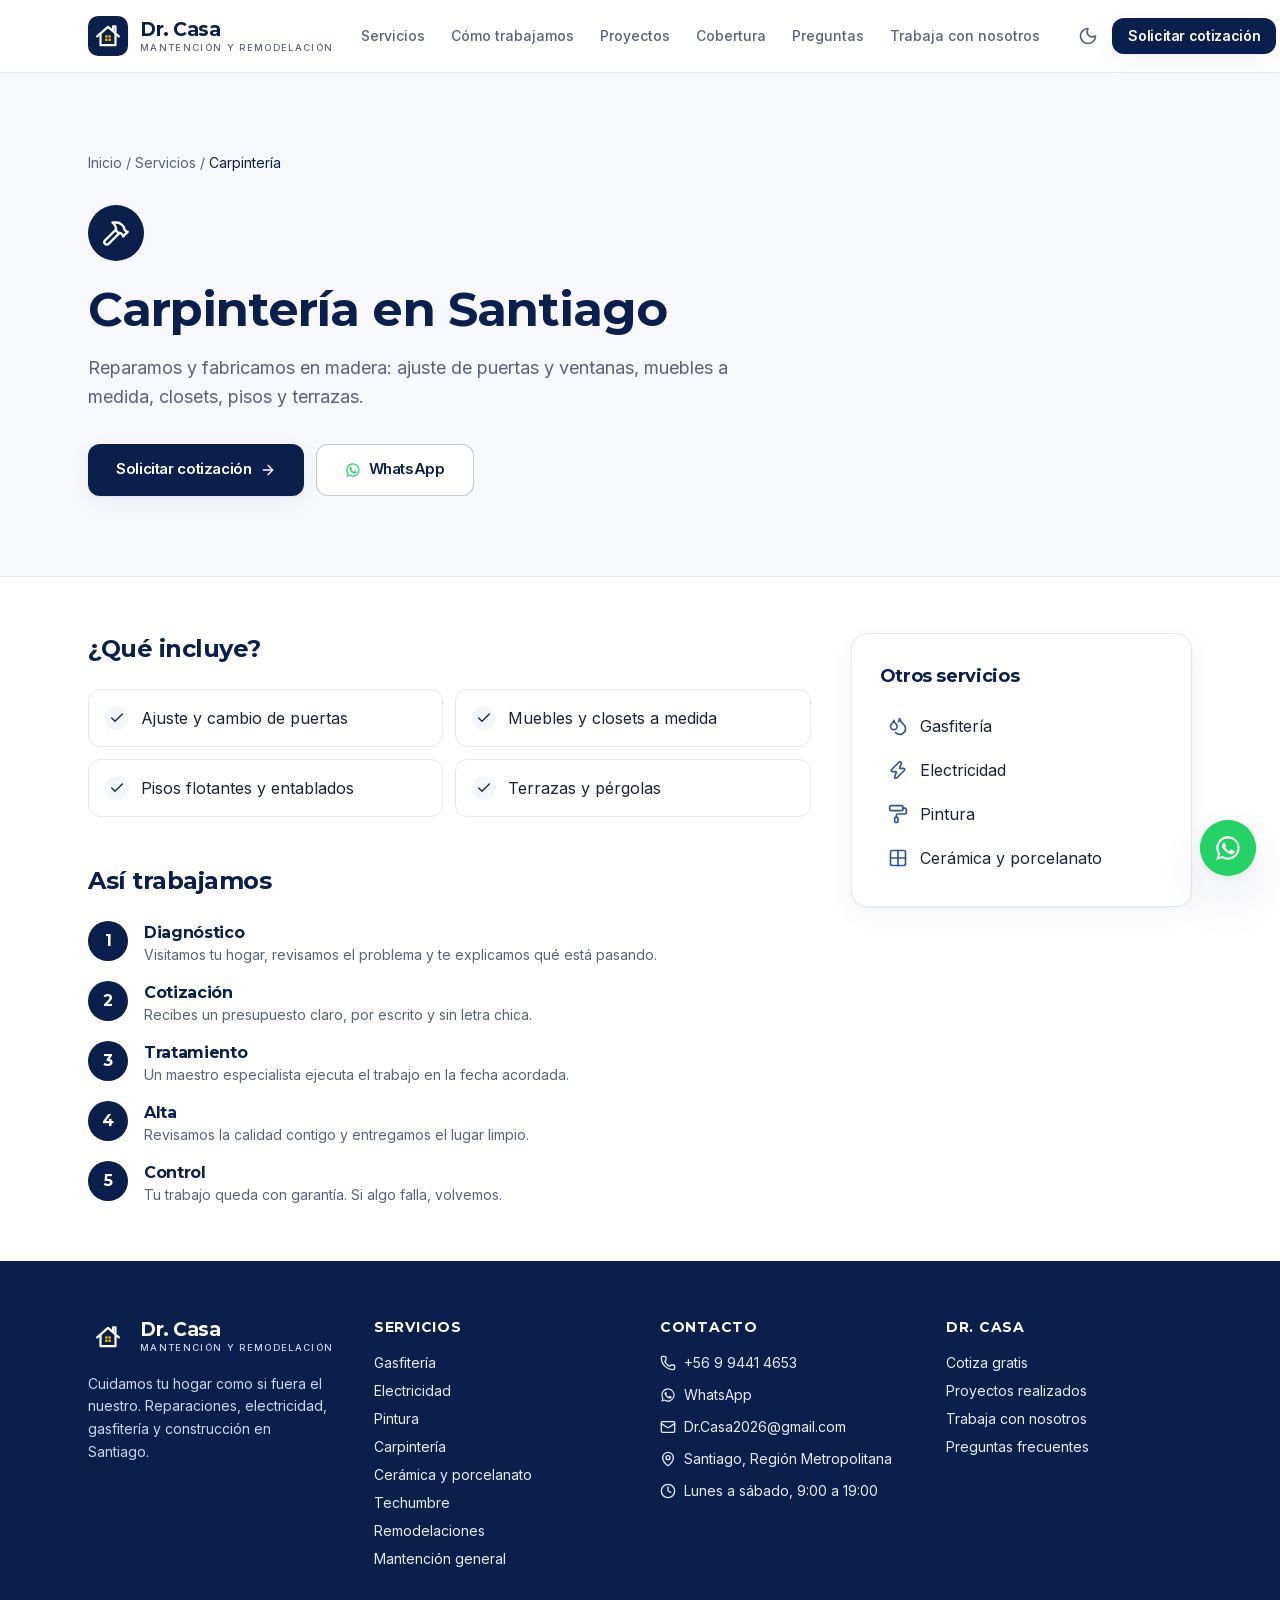
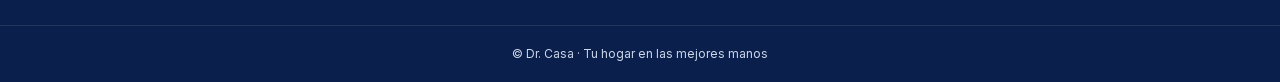
<file: servicios/carpinteria/index.html>
<!DOCTYPE html><html lang="es-CL" class="MOT0tq_variable z9v-Mq_variable"><head><meta charSet="utf-8"/><meta name="viewport" content="width=device-width, initial-scale=1"/><link rel="preload" href="/_next/static/media/07c7676b89ed2778-s.p.2bn3s6zvc0dyp.woff2" as="font" crossorigin="" type="font/woff2"/><link rel="preload" href="/_next/static/media/65341aea9fb91af5-s.p.1dqa_6e_ad4sj.woff2" as="font" crossorigin="" type="font/woff2"/><link rel="stylesheet" href="/_next/static/chunks/107nrjr_bahgp.css" data-precedence="next"/><link rel="preload" as="script" fetchPriority="low" href="/_next/static/chunks/3be5ypa669k_3.js"/><script src="/_next/static/chunks/1k2w3nq2-wg_-.js" async=""></script><script src="/_next/static/chunks/3jn_x8ihwq16e.js" async=""></script><script src="/_next/static/chunks/2wsaspdyfxyeh.js" async=""></script><script src="/_next/static/chunks/turbopack-2u1d16houkiyo.js" async=""></script><script src="/_next/static/chunks/3apouaeb7wl-a.js" async=""></script><script src="/_next/static/chunks/06d-5nusxsw-a.js" async=""></script><script src="/_next/static/chunks/2tbzr5yfnbe_p.js" async=""></script><script src="/_next/static/chunks/1mpfzkxdqjrt-.js" async=""></script><meta name="theme-color" content="#ffffff" media="(prefers-color-scheme: light)"/><meta name="theme-color" content="#0a1020" media="(prefers-color-scheme: dark)"/><title>Carpintería en Santiago | Dr. Casa</title><meta name="description" content="Reparamos y fabricamos en madera: ajuste de puertas y ventanas, muebles a medida, closets, pisos y terrazas."/><meta name="keywords" content="maestro a domicilio,gasfiter Santiago,electricista Santiago,remodelación de baños,pintor Santiago,mantención del hogar"/><link rel="canonical" href="https://drcasa.cl/servicios/carpinteria/"/><meta property="og:title" content="Carpintería en Santiago | Dr. Casa"/><meta property="og:description" content="Reparamos y fabricamos en madera: ajuste de puertas y ventanas, muebles a medida, closets, pisos y terrazas."/><meta property="og:site_name" content="Dr. Casa"/><meta property="og:locale" content="es_CL"/><meta property="og:image" content="https://drcasa.cl/img/afiche.jpg"/><meta property="og:image:width" content="1200"/><meta property="og:image:height" content="800"/><meta property="og:image:alt" content="Tu hogar en las mejores manos"/><meta property="og:type" content="website"/><meta name="twitter:card" content="summary_large_image"/><meta name="twitter:title" content="Carpintería en Santiago | Dr. Casa"/><meta name="twitter:description" content="Reparamos y fabricamos en madera: ajuste de puertas y ventanas, muebles a medida, closets, pisos y terrazas."/><meta name="twitter:image" content="https://drcasa.cl/img/afiche.jpg"/><meta name="twitter:image:alt" content="Tu hogar en las mejores manos"/><meta name="twitter:image:width" content="1200"/><meta name="twitter:image:height" content="800"/><link rel="icon" href="/icon.svg"/><link rel="apple-touch-icon" href="/marca/isotipo.png"/><meta name="next-size-adjust" content=""/><script>try{var t=localStorage.getItem('tema');if(t==='oscuro')document.documentElement.classList.add('dark')}catch(e){}</script><script src="/_next/static/chunks/0cz1d0mv5g_q7.js" noModule=""></script></head><body class="min-h-dvh"><div hidden=""><!--$--><!--/$--></div><script type="application/ld+json">{"@context":"https://schema.org","@type":"HomeAndConstructionBusiness","name":"Dr. Casa","description":"Mantención y Remodelación de Hogar. Tu hogar en las mejores manos.","url":"https://drcasa.cl","logo":"https://drcasa.cl/marca/logo.png","image":"https://drcasa.cl/img/afiche.jpg","telephone":"+56994414653","email":"Dr.Casa2026@gmail.com","address":{"@type":"PostalAddress","addressLocality":"Santiago","addressRegion":"Región Metropolitana","addressCountry":"CL"},"areaServed":[{"@type":"City","name":"Santiago"},{"@type":"City","name":"Providencia"},{"@type":"City","name":"Ñuñoa"},{"@type":"City","name":"Las Condes"},{"@type":"City","name":"Vitacura"},{"@type":"City","name":"Lo Barnechea"},{"@type":"City","name":"La Reina"},{"@type":"City","name":"Peñalolén"},{"@type":"City","name":"Macul"},{"@type":"City","name":"La Florida"},{"@type":"City","name":"Puente Alto"},{"@type":"City","name":"San Miguel"},{"@type":"City","name":"San Joaquín"},{"@type":"City","name":"La Cisterna"},{"@type":"City","name":"Maipú"},{"@type":"City","name":"Estación Central"},{"@type":"City","name":"Recoleta"},{"@type":"City","name":"Independencia"},{"@type":"City","name":"Huechuraba"},{"@type":"City","name":"Quilicura"}],"openingHours":["Mo-Sa 09:00-19:00"],"priceRange":"$$","hasOfferCatalog":{"@type":"OfferCatalog","name":"Servicios","itemListElement":[{"@type":"Offer","itemOffered":{"@type":"Service","name":"Gasfitería","description":"Filtraciones, griferías, WC, calefont y destapes."}},{"@type":"Offer","itemOffered":{"@type":"Service","name":"Electricidad","description":"Enchufes, iluminación, tableros y fallas eléctricas."}},{"@type":"Offer","itemOffered":{"@type":"Service","name":"Pintura","description":"Interior, exterior, empaste y tratamiento de humedad."}},{"@type":"Offer","itemOffered":{"@type":"Service","name":"Carpintería","description":"Puertas, muebles, closets, pisos y terrazas."}},{"@type":"Offer","itemOffered":{"@type":"Service","name":"Cerámica y porcelanato","description":"Instalación en pisos, muros, baños y cocinas."}},{"@type":"Offer","itemOffered":{"@type":"Service","name":"Techumbre","description":"Goteras, canaletas, cubiertas e impermeabilización."}},{"@type":"Offer","itemOffered":{"@type":"Service","name":"Remodelaciones","description":"Baños, cocinas, ampliaciones y tabiquería."}},{"@type":"Offer","itemOffered":{"@type":"Service","name":"Mantención general","description":"Arreglos varios y mantención preventiva del hogar."}}]},"sameAs":[]}</script><a href="#contenido" class="sr-only focus:not-sr-only focus:fixed focus:top-2 focus:left-2 focus:z-50 focus:rounded-lg focus:bg-superficie focus:px-4 focus:py-2">Saltar al contenido</a><header class="sticky top-0 z-40 border-b border-borde bg-superficie/90 backdrop-blur-md"><div class="mx-auto flex h-[72px] max-w-6xl items-center justify-between gap-4 px-4 sm:px-6"><a aria-label="Dr. Casa, ir al inicio" href="/"><span class="flex items-center gap-3"><svg viewBox="0 0 48 48" class="size-10 shrink-0" role="img" aria-label="Dr. Casa"><rect width="48" height="48" rx="12" fill="#0A1F4B"></rect><g fill="none" stroke="#fff" stroke-width="2.6" stroke-linecap="round" stroke-linejoin="round"><path d="M11 24.5 24 13l13 11.5"></path><path d="M15 21.5V35h18V21.5"></path><path d="M30 16.5V12.5h3v6.6"></path></g><rect x="20.5" y="23" width="7" height="7" rx="1" fill="#F5B400"></rect><path d="M24 23v7M20.5 26.5h7" stroke="#0A1F4B" stroke-width="1.2"></path></svg><span class="leading-none"><span class="block font-titulo text-[19px] font-bold tracking-tight text-titulo">Dr. Casa</span><span class="mt-1 block text-[9.5px] font-medium tracking-[0.14em] whitespace-nowrap uppercase text-texto-suave">Mantención y remodelación</span></span></span></a><nav class="hidden items-center gap-0.5 xl:flex" aria-label="Principal"><a class="whitespace-nowrap rounded-full px-3 py-2 text-sm font-medium text-texto-suave transition-colors hover:text-titulo" href="/#servicios">Servicios</a><a class="whitespace-nowrap rounded-full px-3 py-2 text-sm font-medium text-texto-suave transition-colors hover:text-titulo" href="/#como-trabajamos">Cómo trabajamos</a><a class="whitespace-nowrap rounded-full px-3 py-2 text-sm font-medium text-texto-suave transition-colors hover:text-titulo" href="/proyectos/">Proyectos</a><a class="whitespace-nowrap rounded-full px-3 py-2 text-sm font-medium text-texto-suave transition-colors hover:text-titulo" href="/#cobertura">Cobertura</a><a class="whitespace-nowrap rounded-full px-3 py-2 text-sm font-medium text-texto-suave transition-colors hover:text-titulo" href="/#preguntas">Preguntas</a><a class="whitespace-nowrap rounded-full px-3 py-2 text-sm font-medium text-texto-suave transition-colors hover:text-titulo" href="/trabaja-con-nosotros/">Trabaja con nosotros</a></nav><div class="flex items-center gap-1"><button type="button" class="grid size-10 place-items-center rounded-full text-texto-suave transition-colors hover:bg-fondo-alt hover:text-titulo" aria-label="Cambiar entre modo claro y oscuro"><svg xmlns="http://www.w3.org/2000/svg" width="24" height="24" viewBox="0 0 24 24" fill="none" stroke="currentColor" stroke-width="2" stroke-linecap="round" stroke-linejoin="round" class="lucide lucide-sun hidden size-5 dark:block" aria-hidden="true"><circle cx="12" cy="12" r="4"></circle><path d="M12 2v2"></path><path d="M12 20v2"></path><path d="m4.93 4.93 1.41 1.41"></path><path d="m17.66 17.66 1.41 1.41"></path><path d="M2 12h2"></path><path d="M20 12h2"></path><path d="m6.34 17.66-1.41 1.41"></path><path d="m19.07 4.93-1.41 1.41"></path></svg><svg xmlns="http://www.w3.org/2000/svg" width="24" height="24" viewBox="0 0 24 24" fill="none" stroke="currentColor" stroke-width="2" stroke-linecap="round" stroke-linejoin="round" class="lucide lucide-moon size-5 dark:hidden" aria-hidden="true"><path d="M20.985 12.486a9 9 0 1 1-9.473-9.472c.405-.022.617.46.402.803a6 6 0 0 0 8.268 8.268c.344-.215.825-.004.803.401"></path></svg></button><a class="items-center justify-center gap-2 whitespace-nowrap rounded-xl font-semibold tracking-tight transition-all duration-200 disabled:pointer-events-none disabled:opacity-60 active:scale-[0.98] [&amp;_svg]:size-4 [&amp;_svg]:shrink-0 bg-primario text-fondo shadow-suave hover:bg-primario-hover hover:shadow-elevada h-9 px-4 text-sm hidden sm:inline-flex" href="/cotizar/">Solicitar cotización</a><button type="button" class="grid size-10 place-items-center rounded-full xl:hidden" aria-expanded="false" aria-controls="menu-movil" aria-label="Abrir menú"><svg xmlns="http://www.w3.org/2000/svg" width="24" height="24" viewBox="0 0 24 24" fill="none" stroke="currentColor" stroke-width="2" stroke-linecap="round" stroke-linejoin="round" class="lucide lucide-menu size-6" aria-hidden="true"><path d="M4 5h16"></path><path d="M4 12h16"></path><path d="M4 19h16"></path></svg></button></div></div></header><main id="contenido"><section class="border-b border-borde bg-fondo-alt"><div class="mx-auto w-full max-w-6xl px-4 sm:px-6 py-14 sm:py-20"><nav aria-label="Ruta" class="mb-8 text-sm text-texto-suave"><a class="hover:text-titulo" href="/">Inicio</a> /<!-- --> <a class="hover:text-titulo" href="/#servicios">Servicios</a> / <span class="text-titulo">Carpintería</span></nav><span class="grid size-14 place-items-center rounded-full bg-primario text-fondo"><svg xmlns="http://www.w3.org/2000/svg" width="24" height="24" viewBox="0 0 24 24" fill="none" stroke="currentColor" stroke-width="2" stroke-linecap="round" stroke-linejoin="round" class="lucide lucide-hammer size-7" aria-hidden="true"><path d="m15 12-9.373 9.373a1 1 0 0 1-3.001-3L12 9"></path><path d="m18 15 4-4"></path><path d="m21.5 11.5-1.914-1.914A2 2 0 0 1 19 8.172v-.344a2 2 0 0 0-.586-1.414l-1.657-1.657A6 6 0 0 0 12.516 3H9l1.243 1.243A6 6 0 0 1 12 8.485V10l2 2h1.172a2 2 0 0 1 1.414.586L18.5 14.5"></path></svg></span><h1 class="mt-6 text-4xl font-bold sm:text-5xl">Carpintería<!-- --> en <!-- -->Santiago</h1><p class="mt-5 max-w-2xl text-lg leading-relaxed text-texto-suave">Reparamos y fabricamos en madera: ajuste de puertas y ventanas, muebles a medida, closets, pisos y terrazas.</p><div class="mt-8 flex flex-col gap-3 sm:flex-row"><a class="inline-flex items-center justify-center gap-2 whitespace-nowrap rounded-xl font-semibold tracking-tight transition-all duration-200 disabled:pointer-events-none disabled:opacity-60 active:scale-[0.98] [&amp;_svg]:size-4 [&amp;_svg]:shrink-0 bg-primario text-fondo shadow-suave hover:bg-primario-hover hover:shadow-elevada h-13 px-7 text-[15px]" href="/cotizar/?servicio=carpinteria">Solicitar cotización <svg xmlns="http://www.w3.org/2000/svg" width="24" height="24" viewBox="0 0 24 24" fill="none" stroke="currentColor" stroke-width="2" stroke-linecap="round" stroke-linejoin="round" class="lucide lucide-arrow-right" aria-hidden="true"><path d="M5 12h14"></path><path d="m12 5 7 7-7 7"></path></svg></a><a href="https://wa.me/56994414653?text=Hola%20Dr.%20Casa%2C%20necesito%20un%20servicio%20de%20carpinter%C3%ADa." target="_blank" rel="noopener" class="inline-flex items-center justify-center gap-2 whitespace-nowrap rounded-xl font-semibold tracking-tight transition-all duration-200 disabled:pointer-events-none disabled:opacity-60 active:scale-[0.98] [&amp;_svg]:size-4 [&amp;_svg]:shrink-0 border border-primario/25 bg-superficie text-primario hover:border-primario hover:bg-fondo-alt h-13 px-7 text-[15px]"><svg viewBox="0 0 24 24" fill="currentColor" class="size-5 text-whatsapp" aria-hidden="true"><path d="M12 2a10 10 0 0 0-8.6 15.1L2 22l5-1.3A10 10 0 1 0 12 2Zm0 18.2a8.2 8.2 0 0 1-4.2-1.2l-.3-.2-3 .8.8-2.9-.2-.3A8.2 8.2 0 1 1 12 20.2Zm4.5-6.1c-.2-.1-1.5-.7-1.7-.8-.2-.1-.4-.1-.6.1l-.8 1c-.1.2-.3.2-.5.1a6.7 6.7 0 0 1-3.3-2.9c-.3-.4.2-.4.7-1.4.1-.2 0-.3 0-.5l-.8-1.8c-.2-.5-.4-.4-.6-.4h-.5a1 1 0 0 0-.7.3 3 3 0 0 0-.9 2.2 5.2 5.2 0 0 0 1.1 2.7 11.8 11.8 0 0 0 4.5 4c1.7.7 2.4.8 3.2.6a2.8 2.8 0 0 0 1.8-1.3 2.3 2.3 0 0 0 .2-1.3c-.1-.2-.3-.2-.6-.4Z"></path></svg> WhatsApp</a></div></div></section><div class="mx-auto w-full max-w-6xl px-4 sm:px-6 grid gap-10 py-14 lg:grid-cols-3"><div class="lg:col-span-2"><h2 class="text-2xl font-bold">¿Qué incluye?</h2><ul class="mt-6 grid gap-3 sm:grid-cols-2"><li class="flex items-start gap-3 rounded-xl border border-borde bg-superficie p-4"><span class="grid size-6 shrink-0 place-items-center rounded-full bg-marca-50 text-marca-800 dark:bg-marca-900/60 dark:text-marca-200"><svg xmlns="http://www.w3.org/2000/svg" width="24" height="24" viewBox="0 0 24 24" fill="none" stroke="currentColor" stroke-width="2" stroke-linecap="round" stroke-linejoin="round" class="lucide lucide-check size-4" aria-hidden="true"><path d="M20 6 9 17l-5-5"></path></svg></span>Ajuste y cambio de puertas</li><li class="flex items-start gap-3 rounded-xl border border-borde bg-superficie p-4"><span class="grid size-6 shrink-0 place-items-center rounded-full bg-marca-50 text-marca-800 dark:bg-marca-900/60 dark:text-marca-200"><svg xmlns="http://www.w3.org/2000/svg" width="24" height="24" viewBox="0 0 24 24" fill="none" stroke="currentColor" stroke-width="2" stroke-linecap="round" stroke-linejoin="round" class="lucide lucide-check size-4" aria-hidden="true"><path d="M20 6 9 17l-5-5"></path></svg></span>Muebles y closets a medida</li><li class="flex items-start gap-3 rounded-xl border border-borde bg-superficie p-4"><span class="grid size-6 shrink-0 place-items-center rounded-full bg-marca-50 text-marca-800 dark:bg-marca-900/60 dark:text-marca-200"><svg xmlns="http://www.w3.org/2000/svg" width="24" height="24" viewBox="0 0 24 24" fill="none" stroke="currentColor" stroke-width="2" stroke-linecap="round" stroke-linejoin="round" class="lucide lucide-check size-4" aria-hidden="true"><path d="M20 6 9 17l-5-5"></path></svg></span>Pisos flotantes y entablados</li><li class="flex items-start gap-3 rounded-xl border border-borde bg-superficie p-4"><span class="grid size-6 shrink-0 place-items-center rounded-full bg-marca-50 text-marca-800 dark:bg-marca-900/60 dark:text-marca-200"><svg xmlns="http://www.w3.org/2000/svg" width="24" height="24" viewBox="0 0 24 24" fill="none" stroke="currentColor" stroke-width="2" stroke-linecap="round" stroke-linejoin="round" class="lucide lucide-check size-4" aria-hidden="true"><path d="M20 6 9 17l-5-5"></path></svg></span>Terrazas y pérgolas</li></ul><h2 class="mt-12 text-2xl font-bold">Así trabajamos</h2><ol class="mt-6 grid gap-4"><li class="flex gap-4"><span class="grid size-10 shrink-0 place-items-center rounded-full bg-primario font-titulo font-bold text-white">1</span><div><h3 class="font-bold">Diagnóstico</h3><p class="text-sm text-texto-suave">Visitamos tu hogar, revisamos el problema y te explicamos qué está pasando.</p></div></li><li class="flex gap-4"><span class="grid size-10 shrink-0 place-items-center rounded-full bg-primario font-titulo font-bold text-white">2</span><div><h3 class="font-bold">Cotización</h3><p class="text-sm text-texto-suave">Recibes un presupuesto claro, por escrito y sin letra chica.</p></div></li><li class="flex gap-4"><span class="grid size-10 shrink-0 place-items-center rounded-full bg-primario font-titulo font-bold text-white">3</span><div><h3 class="font-bold">Tratamiento</h3><p class="text-sm text-texto-suave">Un maestro especialista ejecuta el trabajo en la fecha acordada.</p></div></li><li class="flex gap-4"><span class="grid size-10 shrink-0 place-items-center rounded-full bg-primario font-titulo font-bold text-white">4</span><div><h3 class="font-bold">Alta</h3><p class="text-sm text-texto-suave">Revisamos la calidad contigo y entregamos el lugar limpio.</p></div></li><li class="flex gap-4"><span class="grid size-10 shrink-0 place-items-center rounded-full bg-primario font-titulo font-bold text-white">5</span><div><h3 class="font-bold">Control</h3><p class="text-sm text-texto-suave">Tu trabajo queda con garantía. Si algo falla, volvemos.</p></div></li></ol></div><aside><div class="rounded-2xl border border-borde bg-superficie p-7 shadow-suave"><h2 class="text-lg font-bold">Otros servicios</h2><ul class="mt-4 grid gap-1"><li><a class="flex items-center gap-3 rounded-xl p-2 hover:bg-fondo-alt" href="/servicios/gasfiteria/"><svg xmlns="http://www.w3.org/2000/svg" width="24" height="24" viewBox="0 0 24 24" fill="none" stroke="currentColor" stroke-width="2" stroke-linecap="round" stroke-linejoin="round" class="lucide lucide-droplets size-5 text-acento" aria-hidden="true"><path d="M7 16.3c2.2 0 4-1.83 4-4.05 0-1.16-.57-2.26-1.71-3.19S7.29 6.75 7 5.3c-.29 1.45-1.14 2.84-2.29 3.76S3 11.1 3 12.25c0 2.22 1.8 4.05 4 4.05z"></path><path d="M12.56 6.6A10.97 10.97 0 0 0 14 3.02c.5 2.5 2 4.9 4 6.5s3 3.5 3 5.5a6.98 6.98 0 0 1-11.91 4.97"></path></svg> <!-- -->Gasfitería</a></li><li><a class="flex items-center gap-3 rounded-xl p-2 hover:bg-fondo-alt" href="/servicios/electricidad/"><svg xmlns="http://www.w3.org/2000/svg" width="24" height="24" viewBox="0 0 24 24" fill="none" stroke="currentColor" stroke-width="2" stroke-linecap="round" stroke-linejoin="round" class="lucide lucide-zap size-5 text-acento" aria-hidden="true"><path d="M15.914 4a1.5 1.5 0 00-2.474-1.561l-9 9A1.5 1.5 0 005.5 14h4.002a.5.5 0 01.471.666L8.086 20a1.5 1.5 0 002.475 1.56l9-9A1.5 1.5 0 0018.5 10h-3.997a.5.5 0 01-.472-.667z"></path></svg> <!-- -->Electricidad</a></li><li><a class="flex items-center gap-3 rounded-xl p-2 hover:bg-fondo-alt" href="/servicios/pintura/"><svg xmlns="http://www.w3.org/2000/svg" width="24" height="24" viewBox="0 0 24 24" fill="none" stroke="currentColor" stroke-width="2" stroke-linecap="round" stroke-linejoin="round" class="lucide lucide-paint-roller size-5 text-acento" aria-hidden="true"><rect width="16" height="6" x="2" y="2" rx="2"></rect><path d="M10 16v-2a2 2 0 0 1 2-2h8a2 2 0 0 0 2-2V7a2 2 0 0 0-2-2h-2"></path><rect width="4" height="6" x="8" y="16" rx="1"></rect></svg> <!-- -->Pintura</a></li><li><a class="flex items-center gap-3 rounded-xl p-2 hover:bg-fondo-alt" href="/servicios/ceramica/"><svg xmlns="http://www.w3.org/2000/svg" width="24" height="24" viewBox="0 0 24 24" fill="none" stroke="currentColor" stroke-width="2" stroke-linecap="round" stroke-linejoin="round" class="lucide lucide-grid-2x2 lucide-grid-2-x-2 size-5 text-acento" aria-hidden="true"><path d="M12 3v18"></path><path d="M3 12h18"></path><rect x="3" y="3" width="18" height="18" rx="2"></rect></svg> <!-- -->Cerámica y porcelanato</a></li></ul></div></aside></div><!--$--><!--/$--></main><footer class="bg-marca-900 text-marca-100 dark:bg-marca-950"><div class="mx-auto grid max-w-6xl gap-10 px-4 py-14 sm:px-6 md:grid-cols-2 lg:grid-cols-4"><div><span class="flex items-center gap-3"><svg viewBox="0 0 48 48" class="size-10 shrink-0" role="img" aria-label="Dr. Casa"><rect width="48" height="48" rx="12" fill="#0A1F4B"></rect><g fill="none" stroke="#fff" stroke-width="2.6" stroke-linecap="round" stroke-linejoin="round"><path d="M11 24.5 24 13l13 11.5"></path><path d="M15 21.5V35h18V21.5"></path><path d="M30 16.5V12.5h3v6.6"></path></g><rect x="20.5" y="23" width="7" height="7" rx="1" fill="#F5B400"></rect><path d="M24 23v7M20.5 26.5h7" stroke="#0A1F4B" stroke-width="1.2"></path></svg><span class="leading-none"><span class="block font-titulo text-[19px] font-bold tracking-tight text-white">Dr. Casa</span><span class="mt-1 block text-[9.5px] font-medium tracking-[0.14em] whitespace-nowrap uppercase text-marca-200">Mantención y remodelación</span></span></span><p class="mt-4 text-sm leading-relaxed text-marca-200">Cuidamos tu hogar como si fuera el nuestro<!-- -->. Reparaciones, electricidad, gasfitería y construcción en <!-- -->Santiago<!-- -->.</p></div><div><h2 class="mb-4 text-sm font-bold uppercase tracking-wider text-white">Servicios</h2><ul class="grid gap-2 text-sm"><li><a class="hover:text-white" href="/servicios/gasfiteria/">Gasfitería</a></li><li><a class="hover:text-white" href="/servicios/electricidad/">Electricidad</a></li><li><a class="hover:text-white" href="/servicios/pintura/">Pintura</a></li><li><a class="hover:text-white" href="/servicios/carpinteria/">Carpintería</a></li><li><a class="hover:text-white" href="/servicios/ceramica/">Cerámica y porcelanato</a></li><li><a class="hover:text-white" href="/servicios/techumbre/">Techumbre</a></li><li><a class="hover:text-white" href="/servicios/remodelaciones/">Remodelaciones</a></li><li><a class="hover:text-white" href="/servicios/mantencion-general/">Mantención general</a></li></ul></div><div><h2 class="mb-4 text-sm font-bold uppercase tracking-wider text-white">Contacto</h2><ul class="grid gap-3 text-sm"><li><a href="tel:+56994414653" class="flex items-center gap-2 hover:text-white"><svg xmlns="http://www.w3.org/2000/svg" width="24" height="24" viewBox="0 0 24 24" fill="none" stroke="currentColor" stroke-width="2" stroke-linecap="round" stroke-linejoin="round" class="lucide lucide-phone size-4" aria-hidden="true"><path d="M13.832 16.568a1 1 0 0 0 1.213-.303l.355-.465A2 2 0 0 1 17 15h3a2 2 0 0 1 2 2v3a2 2 0 0 1-2 2A18 18 0 0 1 2 4a2 2 0 0 1 2-2h3a2 2 0 0 1 2 2v3a2 2 0 0 1-.8 1.6l-.468.351a1 1 0 0 0-.292 1.233 14 14 0 0 0 6.392 6.384"></path></svg> <!-- -->+56 9 9441 4653</a></li><li><a href="https://wa.me/56994414653?text=Hola%20Dr.%20Casa%2C%20quiero%20cotizar%20un%20trabajo%20para%20mi%20hogar." target="_blank" rel="noopener" class="flex items-center gap-2 hover:text-white"><svg viewBox="0 0 24 24" fill="currentColor" class="size-4" aria-hidden="true"><path d="M12 2a10 10 0 0 0-8.6 15.1L2 22l5-1.3A10 10 0 1 0 12 2Zm0 18.2a8.2 8.2 0 0 1-4.2-1.2l-.3-.2-3 .8.8-2.9-.2-.3A8.2 8.2 0 1 1 12 20.2Zm4.5-6.1c-.2-.1-1.5-.7-1.7-.8-.2-.1-.4-.1-.6.1l-.8 1c-.1.2-.3.2-.5.1a6.7 6.7 0 0 1-3.3-2.9c-.3-.4.2-.4.7-1.4.1-.2 0-.3 0-.5l-.8-1.8c-.2-.5-.4-.4-.6-.4h-.5a1 1 0 0 0-.7.3 3 3 0 0 0-.9 2.2 5.2 5.2 0 0 0 1.1 2.7 11.8 11.8 0 0 0 4.5 4c1.7.7 2.4.8 3.2.6a2.8 2.8 0 0 0 1.8-1.3 2.3 2.3 0 0 0 .2-1.3c-.1-.2-.3-.2-.6-.4Z"></path></svg> WhatsApp</a></li><li><a href="mailto:Dr.Casa2026@gmail.com" class="flex items-center gap-2 break-all hover:text-white"><svg xmlns="http://www.w3.org/2000/svg" width="24" height="24" viewBox="0 0 24 24" fill="none" stroke="currentColor" stroke-width="2" stroke-linecap="round" stroke-linejoin="round" class="lucide lucide-mail size-4 shrink-0" aria-hidden="true"><path d="m22 7-8.991 5.727a2 2 0 0 1-2.009 0L2 7"></path><rect x="2" y="4" width="20" height="16" rx="2"></rect></svg> <!-- -->Dr.Casa2026@gmail.com</a></li><li class="flex items-center gap-2"><svg xmlns="http://www.w3.org/2000/svg" width="24" height="24" viewBox="0 0 24 24" fill="none" stroke="currentColor" stroke-width="2" stroke-linecap="round" stroke-linejoin="round" class="lucide lucide-map-pin size-4" aria-hidden="true"><path d="M20 10c0 4.993-5.539 10.193-7.399 11.799a1 1 0 0 1-1.202 0C9.539 20.193 4 14.993 4 10a8 8 0 0 1 16 0"></path><circle cx="12" cy="10" r="3"></circle></svg> <!-- -->Santiago<!-- -->, <!-- -->Región Metropolitana</li><li class="flex items-center gap-2"><svg xmlns="http://www.w3.org/2000/svg" width="24" height="24" viewBox="0 0 24 24" fill="none" stroke="currentColor" stroke-width="2" stroke-linecap="round" stroke-linejoin="round" class="lucide lucide-clock size-4" aria-hidden="true"><circle cx="12" cy="12" r="10"></circle><path d="M12 6v6l4 2"></path></svg> <!-- -->Lunes a sábado, 9:00 a 19:00</li></ul></div><div><h2 class="mb-4 text-sm font-bold uppercase tracking-wider text-white">Dr. Casa</h2><ul class="grid gap-2 text-sm"><li><a class="hover:text-white" href="/cotizar/">Cotiza gratis</a></li><li><a class="hover:text-white" href="/proyectos/">Proyectos realizados</a></li><li><a class="hover:text-white" href="/trabaja-con-nosotros/">Trabaja con nosotros</a></li><li><a class="hover:text-white" href="/#preguntas">Preguntas frecuentes</a></li></ul></div></div><div class="border-t border-white/10 py-5 text-center text-xs text-marca-200">© <!-- -->Dr. Casa<!-- --> · <!-- -->Tu hogar en las mejores manos</div></footer><a href="https://wa.me/56994414653?text=Hola%20Dr.%20Casa%2C%20quiero%20cotizar%20un%20trabajo%20para%20mi%20hogar." target="_blank" rel="noopener" aria-label="Escríbenos por WhatsApp" class="group fixed right-4 bottom-4 z-50 flex items-center gap-2 rounded-full bg-whatsapp p-3.5 text-white shadow-elevada transition-transform hover:scale-105 sm:right-6 sm:bottom-6"><span class="absolute inset-0 -z-10 animate-ping rounded-full bg-whatsapp/40 [animation-iteration-count:3]"></span><svg viewBox="0 0 24 24" fill="currentColor" class="size-7" aria-hidden="true"><path d="M12 2a10 10 0 0 0-8.6 15.1L2 22l5-1.3A10 10 0 1 0 12 2Zm0 18.2a8.2 8.2 0 0 1-4.2-1.2l-.3-.2-3 .8.8-2.9-.2-.3A8.2 8.2 0 1 1 12 20.2Zm4.5-6.1c-.2-.1-1.5-.7-1.7-.8-.2-.1-.4-.1-.6.1l-.8 1c-.1.2-.3.2-.5.1a6.7 6.7 0 0 1-3.3-2.9c-.3-.4.2-.4.7-1.4.1-.2 0-.3 0-.5l-.8-1.8c-.2-.5-.4-.4-.6-.4h-.5a1 1 0 0 0-.7.3 3 3 0 0 0-.9 2.2 5.2 5.2 0 0 0 1.1 2.7 11.8 11.8 0 0 0 4.5 4c1.7.7 2.4.8 3.2.6a2.8 2.8 0 0 0 1.8-1.3 2.3 2.3 0 0 0 .2-1.3c-.1-.2-.3-.2-.6-.4Z"></path></svg><span class="hidden pr-1 text-sm font-semibold sm:group-hover:inline">Escríbenos</span></a><script id="_R_">(globalThis["TURBOPACK"] || (globalThis["TURBOPACK"] = [])).push({"otherChunks":["static/chunks/3be5ypa669k_3.js","static/chunks/1k2w3nq2-wg_-.js","static/chunks/3jn_x8ihwq16e.js","static/chunks/2wsaspdyfxyeh.js"],"runtimeModuleIds":[94553]});</script><script src="/_next/static/chunks/3be5ypa669k_3.js" async=""></script><script>(self.__next_f=self.__next_f||[]).push([0])</script><script>self.__next_f.push([1,"1:\"$Sreact.fragment\"\n2:\"/_next/static/chunks/3apouaeb7wl-a.js\"\n3:I[39756,[\"$2\"],\"default\"]\n4:I[37457,[\"$2\"],\"default\"]\n5:\"/_next/static/chunks/06d-5nusxsw-a.js\"\n6:I[5500,[\"$2\",\"$5\"],\"Image\"]\n7:\"/_next/static/chunks/2tbzr5yfnbe_p.js\"\n8:\"/_next/static/chunks/1mpfzkxdqjrt-.js\"\n9:I[22016,[\"$2\",\"$7\",\"$8\"],\"\"]\n18:\"ViewportBoundary\"\n19:I[97367,[\"$2\"],\"$18\"]\n1b:\"MetadataBoundary\"\n1c:I[97367,[\"$2\"],\"$1b\"]\n1d:\"$Sreact.suspense\"\n1f:I[68027,[\"$2\"],\"default\",1]\n:HL[\"/_next/static/chunks/107nrjr_bahgp.css\",\"style\"]\n:HL[\"/_next/static/media/07c7676b89ed2778-s.p.2bn3s6zvc0dyp.woff2\",\"font\",{\"crossOrigin\":\"\",\"type\":\"font/woff2\"}]\n:HL[\"/_next/static/media/65341aea9fb91af5-s.p.1dqa_6e_ad4sj.woff2\",\"font\",{\"crossOrigin\":\"\",\"type\":\"font/woff2\"}]\nb:T9ca,{\"@context\":\"https://schema.org\",\"@type\":\"HomeAndConstructionBusiness\",\"name\":\"Dr. Casa\",\"description\":\"Mantención y Remodelación de Hogar. Tu hogar en las mejores manos.\",\"url\":\"https://drcasa.cl\",\"logo\":\"https://drcasa.cl/marca/logo.png\",\"image\":\"https://drcasa.cl/img/afiche.jpg\",\"telephone\":\"+56994414653\",\"email\":\"Dr.Casa2026@gmail.com\",\"address\":{\"@type\":\"PostalAddress\",\"addressLocality\":\"Santiago\",\"addressRegion\":\"Región Metropolitana\",\"addressCountry\":\"CL\"},\"areaServed\":[{\"@type\":\"City\",\"name\":\"Santiago\"},{\"@type\":\"City\",\"name\":\"Providencia\"},{\"@type\":\"City\",\"name\":\"Ñuñoa\"},{\"@type\":\"City\",\"name\":\"Las Condes\"},{\"@type\":\"City\",\"name\":\"Vitacura\"},{\"@type\":\"City\",\"name\":\"Lo Barnechea\"},{\"@type\":\"City\",\"name\":\"La Reina\"},{\"@type\":\"City\",\"name\":\"Peñalolén\"},{\"@type\":\"City\",\"name\":\"Macul\"},{\"@type\":\"City\",\"name\":\"La Florida\"},{\"@type\":\"City\",\"name\":\"Puente Alto\"},{\"@type\":\"City\",\"name\":\"San Miguel\"},{\"@type\":\"City\",\"name\":\"San Joaquín\"},{\"@type\":\"City\",\"name\":\"La Cisterna\"},{\"@type\":\"City\",\"name\":\"Maipú\"},{\"@type\":\"City\",\"name\":\"Estación Central\"},{\"@type\":\"City\",\"name\":\"Recoleta\"},{\"@type\":\"City\",\"name\":\"Independencia\"},{\"@type\":\"City\",\"name\":\"Huechuraba\"},{\"@type\":\"City\",\"name\":\"Quilicura\"}],\"openingHours\":[\"Mo-Sa 09:00-19:00\"],\"priceRange\":\"$$\",\"hasOfferCatalog\":{\"@type\":\"OfferCatalog\",\"name\":\"Servicios\",\"itemListElement\":[{\"@type\":\"Offer\",\"itemOffered\":{\"@type\":\"Service\",\"name\":\"Gasfitería\",\"description\":\"Filtraciones, griferías, WC, calefont y destapes.\"}},{\"@type\":\"Offer\",\"itemOffered\":{\"@type\":\"Service\",\"name\":\"Electricidad\",\"description\":\"Enchufes, iluminación, tableros y fallas eléctricas.\"}},{\"@type\":\"Offer\",\"itemOffered\":{\"@type\":\"Service\",\"name\":\"Pintura\",\"description\":\"Interior, exterior, empaste y tratamiento de humedad.\"}},{\"@type\":\"Offer\",\"itemOffered\":{\"@type\":\"Service\",\"name\":\"Carpintería\",\"description\":\"Puertas, muebles, closets, pisos y terrazas.\"}},{\"@type\":\"Offer\",\"itemOffered\":{\"@type\":\"Service\",\"name\":\"Cerámica y porcelanato\",\"description\":\"Instalación en pisos, muros, baños y cocinas.\"}},{\"@type\":\"Offer\",\"itemOffered\":{\"@type\":\"Service\",\"name\":\"Techumbre\",\"description\":\"Goteras, canaletas, cubiertas e impermeabilización.\"}},{\"@type\":\"Offer\",\"itemOffered\":{\"@type\":\"Service\",\"name\":\"Remodelaciones\",\"description\":\"Baños, cocinas, ampliaciones y tabiquería.\"}},{\"@type\":\"Offer\",\"itemOffered\":{\"@type\":\"Service\",\"name\":\"Mantención general\",\"description\":\"Arreglos varios y mantención preventiva del hogar.\"}}]},\"sameAs\":[]}13:X\n16:[[\"children\",{\"s\":\"__PAGE__\",\"h\":512,\"d\":{\"r\":\"$L17\",\"p\":false,\"v\":null}}]]\n14:[[\"children\",{\"s\":{\"n\":\"slug\",\"t\":\"d\",\"k\":\"carpinteria\",\"s\":[]},\"h\":512,\"d\":{\"r\":\"$L15\",\"p\":false,\"v\":\"$13\"},\"c\":\"$Q16\"}]]\n11:[[\"children\",{\"s\":\"servicios\",\"h\":512,\"d\":{\"r\":\"$L12\",\"p\":false,\"v\":\"$13\"},\"c\":\"$Q14\"}]]\na:[[\"children\",{\"s\":\"(public)\",\"h\":512,\"d\":{\"r\":[\"$\",\"$1\",\"c\",{\"children\":[[[\"$\",\"script\",\"script-0\",{\"src\":\"/_next/static/chunks/2tbzr5yfnbe_p.js\",\"async\":true,\"nonce\":\"$undefined\"}],[\"$\",\"script\",\"script-1\",{\"src\":\"/_next/static/chunks/1mpfzkxdqjrt-.js\",\"async\":true,\"nonce\":\"$undefined\"}]],[[\"$\",\"script\",null,{\"type\":\"application/ld+json\",\"dangerouslySetInnerHTML\":{\"__html\":\"$b\"}}],\"$Lc\",\"$Ld\",\"$Le\",\"$Lf\",\"$L10\"]]}],\"p\":false,\"v\":null},\"c\":\"$Q11\"}]]\n0:{\"P\":null,\"c\":[\"\",\"servicios\",\"carpinteria\",\"\"],\"q\":\"\",\"i\":false,\"t\":{\"t\":{\"s\":\"\",\"h\":528,\"d\":{\"r\":[\"$\",\"$1\",\"c\",{\"children\":[[[\"$\",\"link\",\"0\",{\"rel\":\"stylesheet\",\"href\":\"/_next/static/chunks/107nrjr_bahgp.css\",\"precedence\":\"next\",\"crossOrigin\":\"$undefined\",\"nonce\":\"$undefined\"}],[\"$\",\"script\",\"script-0\",{\"src\":\"/_next/static/chunks/3apouaeb7wl-a.js\",\"async\":true,\"nonce\":\"$undefined\"}]],[\"$\",\"html\",null,{\"lang\":\"es-CL\",\"className\":\"MOT0tq_variable z9v-Mq_variable\",\"suppressHydrationWarning\":true,\"children\":[[\"$\",\"head\",null,{\"children\":[\"$\",\"script\",null,{\"dangerouslySetInnerHTML\":{\"__html\":\"try{var t=localStorage.getItem('tema');if(t==='oscuro')document.documentElement.classList.add('dark')}catch(e){}\"}}]}],[\"$\",\"body\",null,{\"className\":\"min-h-dvh\",\"children\":[\"$\",\"$L3\",null,{\"parallelRouterKey\":\"children\",\"error\":\"$undefined\",\"errorStyles\":\"$undefined\",\"errorScripts\":\"$undefined\",\"template\":[\"$\",\"$L4\",null,{}],\"templateStyles\":\"$undefined\",\"templateScripts\":\"$undefined\",\"notFound\":[[\"$\",\"main\",null,{\"className\":\"grid min-h-dvh place-items-center px-4 text-center\",\"children\":[\"$\",\"div\",null,{\"children\":[[\"$\",\"$L6\",null,{\"src\":\"/marca/logo.webp\",\"alt\":\"Dr. Casa\",\"width\":140,\"height\":140,\"className\":\"mx-auto\"}],[\"$\",\"h1\",null,{\"className\":\"mt-6 text-3xl font-bold\",\"children\":\"Esta página no existe\"}],[\"$\",\"p\",null,{\"className\":\"mt-2 text-texto-suave\",\"children\":\"Quizás se movió o el enlace está incompleto.\"}],[\"$\",\"$L9\",null,{\"href\":\"/\",\"className\":\"inline-flex items-center justify-center gap-2 whitespace-nowrap rounded-xl font-semibold tracking-tight transition-all duration-200 disabled:pointer-events-none disabled:opacity-60 active:scale-[0.98] [\u0026_svg]:size-4 [\u0026_svg]:shrink-0 bg-primario text-fondo shadow-suave hover:bg-primario-hover hover:shadow-elevada h-11 px-6 text-sm mt-8\",\"children\":\"Volver al inicio\"}]]}]}],[]],\"forbidden\":\"$undefined\",\"unauthorized\":\"$undefined\"}]}]]}]]}],\"p\":false,\"v\":null},\"c\":\"$Qa\"},\"h\":{\"r\":[\"$\",\"$1\",\"h\",{\"children\":[null,[\"$\",\"$L19\",null,{\"children\":\"$L1a\"}],[\"$\",\"$L1c\",null,{\"children\":[[\"$\",\"div\",null,{\"hidden\":true,\"children\":[\"$\",\"$1d\",null,{\"name\":\"Next.Metadata\",\"children\":\"$L1e\"}]}],null]}],[\"$\",\"meta\",null,{\"name\":\"next-size-adjust\",\"content\":\"\"}]]}],\"p\":false,\"v\":null}},\"m\":\"$undefined\",\"G\":[\"$1f\",[[\"$\",\"link\",\"0\",{\"rel\":\"stylesheet\",\"href\":\"/_next/static/chunks/107nrjr_bahgp.css\",\"precedence\":\"next\",\"crossOrigin\":\"$undefined\",\"nonce\":\"$undefined\"}]]],\"S\":true,\"r\":\"$undefined\",\"s\":\"$undefined\",\"a\":\"$undefined\",\"l\":\"$undefined\",\"p\":\"$undefined\",\"d\":\"$undefined\",\"b\":\"VGbSO87ydkDFMy39uEzQy\"}\n20:I[38527,[\"$2\",\"$7\",\"$8\"],\"Encabezado\"]\n21:I[5014,[\"$2\",\"$7\",\"$8\"],\"default\"]\n28:I[97367,[\"$2\"],\"OutletBoundary\"]\nc:[\"$\",\"a\",null,{\"href\":\"#contenido\",\"className\":\"sr-only focus:not-sr-only focus:fixed focus:top-2 focus:left-2 focus:z-50 focus:rounded-lg focus:bg-superficie focus:px-4 focus:py-2\",\"children\":\"Saltar al contenido\"}]\nd:[\"$\",\"$L20\",null,{}]\ne:[\"$\",\"main\",null,{\"id\":\"contenido\",\"children\":[\"$\",\"$L3\",null,{\"parallelRouterKey\":\"children\",\"error\":\"$undefined\",\"errorStyles\":\"$undefined\",\"errorScripts\":\"$undefined\",\"template\":[\"$\",\"$L4\",null,{}],\"templateStyles\":\"$undefined\",\"templateScripts\":\"$undefined\",\"notFound\":[[\"$\",\"main\",null,{\"className\":\"grid min-h-dvh place-items-center px-4 text-center\",\"children\":[\"$\",\"div\",null,{\"children\":[[\"$\",\"$L6\",null,{\"src\":\"/marca/logo.webp\",\"alt\":\"Dr. Casa\",\"width\":140,\"height\":140,\"className\":\"mx-auto\"}],[\"$\",\"h1\",null,{\"className\":\"mt-6 text-3xl font-bold\",\"children\":\"Esta página no existe\"}],[\"$\",\"p\",null,{\"className\":\"mt-2 text-texto-suave\",\"children\":\"Quizás se movió o el enlace está incompleto.\"}],[\"$\",\"$L9\",null,{\"href\":\"/\",\"className\":\"inline-flex items-center justify-center gap-2 whitespace-nowrap rounded-xl font-semibold tracking-tight transition-all duration-200 disabled:pointer-events-none disabled:opacity-60 active:scale-[0.98] [\u0026_svg]:size-4 [\u0026_svg]:shrink-0 bg-primario text-fondo shadow-suave hover:bg-primario-hover hover:shadow-elevada h-11 px-6 text-sm mt-8\",\"children\":\"Volver al inicio\"}]]}]}],[]],\"forbidden\":\"$undefined\",\"unauthorized\":\"$undefined\"}]}]\nf:[\"$\",\"footer\",null,{\"className\":\"bg-marca-900 text-marca-100 dark:bg-marca-950\",\"children\":[[\"$\",\"div\",null,{\"className\":\"mx-auto grid max-w-6xl gap-10 px-4 py-14 sm:px-6 md:grid-cols-2 lg:grid-cols-4\",\"children\":[[\"$\",\"div\",null,{\"children\":[[\"$\",\"span\",null,{\"className\":\"flex items-center gap-3\",\"children\":[[\"$\",\"svg\",null,{\"viewBox\":\"0 0 48 48\",\"className\":\"size-10 shrink-0\",\"role\":\"img\",\"aria-label\":\"Dr. Casa\",\"children\":[[\"$\",\"rect\",null,{\"width\":\"48\",\"height\":\"48\",\"rx\":\"12\",\"fill\":\"#0A1F4B\"}],[\"$\",\"g\",null,{\"fill\":\"none\",\"stroke\":\"#fff\",\"strokeWidth\":\"2.6\",\"strokeLinecap\":\"round\",\"strokeLinejoin\":\"round\",\"children\":[[\"$\",\"path\",null,{\"d\":\"M11 24.5 24 13l13 11.5\"}],[\"$\",\"path\",null,{\"d\":\"M15 21.5V35h18V21.5\"}],[\"$\",\"path\",null,{\"d\":\"M30 16.5V12.5h3v6.6\"}]]}],[\"$\",\"rect\",null,{\"x\":\"20.5\",\"y\":\"23\",\"width\":\"7\",\"height\":\"7\",\"rx\":\"1\",\"fill\":\"#F5B400\"}],[\"$\",\"path\",null,{\"d\":\"M24 23v7M20.5 26.5h7\",\"stroke\":\"#0A1F4B\",\"strokeWidth\":\"1.2\"}]]}],[\"$\",\"span\",null,{\"className\":\"leading-none\",\"children\":[[\"$\",\"span\",null,{\"className\":\"block font-titulo text-[19px] font-bold tracking-tight text-white\",\"children\":\"Dr. Casa\"}],[\"$\",\"span\",null,{\"className\":\"mt-1 block text-[9.5px] font-medium tracking-[0.14em] whitespace-nowrap uppercase text-marca-200\",\"children\":\"Mantención y remodelación\"}]]}]]}],[\"$\",\"p\",null,{\"className\":\"mt-4 text-sm leading-relaxed text-marca-200\",\"children\":[\"Cuidamos tu hogar como si fuera el nuestro\",\". Reparaciones, electricidad, gasfitería y construcción en \",\"Santiago\",\".\"]}]]}],[\"$\",\"div\",null,{\"children\":[[\"$\",\"h2\",null,{\"className\":\"mb-4 text-sm font-bold uppercase tracking-wider text-white\",\"children\":\"Servicios\"}],[\"$\",\"ul\",null,{\"className\":\"grid gap-2 text-sm\",\"children\":[[\"$\",\"li\",\"gasfiteria\",{\"children\":[\"$\",\"$L9\",null,{\"href\":\"/servicios/gasfiteria\",\"className\":\"hover:text-white\",\"children\":\"Gasfitería\"}]}],[\"$\",\"li\",\"electricidad\",{\"children\":[\"$\",\"$L9\",null,{\"href\":\"/servicios/electricidad\",\"className\":\"hover:text-white\",\"children\":\"Electricidad\"}]}],[\"$\",\"li\",\"pintura\",{\"children\":[\"$\",\"$L9\",null,{\"href\":\"/servicios/pintura\",\"className\":\"hover:text-white\",\"children\":\"Pintura\"}]}],[\"$\",\"li\",\"carpinteria\",{\"children\":[\"$\",\"$L9\",null,{\"href\":\"/servicios/carpinteria\",\"className\":\"hover:text-white\",\"children\":\"Carpintería\"}]}],[\"$\",\"li\",\"ceramica\",{\"children\":[\"$\",\"$L9\",null,{\"href\":\"/servicios/ceramica\",\"className\":\"hover:text-white\",\"children\":\"Cerámica y porcelanato\"}]}],[\"$\",\"li\",\"techumbre\",{\"children\":[\"$\",\"$L9\",null,{\"href\":\"/servicios/techumbre\",\"className\":\"hover:text-white\",\"children\":\"Techumbre\"}]}],[\"$\",\"li\",\"remodelaciones\",{\"children\":[\"$\",\"$L9\",null,{\"href\":\"/servicios/remodelaciones\",\"className\":\"hover:text-white\",\"children\":\"Remodelaciones\"}]}],[\"$\",\"li\",\"mantencion-general\",{\"children\":[\"$\",\"$L9\",null,{\"href\":\"/servicios/mantencion-general\",\"className\":\"hover:text-white\",\"children\":\"Mantención general\"}]}]]}]]}],[\"$\",\"div\",null,{\"children\":[[\"$\",\"h2\",null,{\"className\":\"mb-4 text-sm font-bold uppercase tracking-wider text-white\",\"children\":\"Contacto\"}],[\"$\",\"ul\",null,{\"className\":\"grid gap-3 text-sm\",\"children\":[[\"$\",\"li\",null,{\"children\":[\"$\",\"a\",null,{\"href\":\"tel:+56994414653\",\"className\":\"flex items-center gap-2 hover:text-white\",\"children\":[[\"$\",\"$L21\",null,{\"ref\":\"$undefined\",\"icon\":{\"name\":\"phone\",\"size\":24,\"node\":[[\"path\",{\"d\":\"M13.832 16.568a1 1 0 0 0 1.213-.303l.355-.465A2 2 0 0 1 17 15h3a2 2 0 0 1 2 2v3a2 2 0 0 1-2 2A18 18 0 0 1 2 4a2 2 0 0 1 2-2h3a2 2 0 0 1 2 2v3a2 2 0 0 1-.8 1.6l-.468.351a1 1 0 0 0-.292 1.233 14 14 0 0 0 6.392 6.384\",\"key\":\"9njp5v\"}]]},\"className\":\"size-4\"}],\" \",\"+56 9 9441 4653\"]}]}],[\"$\",\"li\",null,{\"children\":[\"$\",\"a\",null,{\"href\":\"https://wa.me/56994414653?text=Hola%20Dr.%20Casa%2C%20quiero%20cotizar%20un%20trabajo%20para%20mi%20hogar.\",\"target\":\"_blank\",\"rel\":\"noopener\",\"className\":\"flex items-center gap-2 hover:text-white\",\"children\":[[\"$\",\"svg\",null,{\"viewBox\":\"0 0 24 24\",\"fill\":\"currentColor\",\"className\":\"size-4\",\"aria-hidden\":true,\"children\":[\"$\",\"path\",null,{\"d\":\"M12 2a10 10 0 0 0-8.6 15.1L2 22l5-1.3A10 10 0 1 0 12 2Zm0 18.2a8.2 8.2 0 0 1-4.2-1.2l-.3-.2-3 .8.8-2.9-.2-.3A8.2 8.2 0 1 1 12 20.2Zm4.5-6.1c-.2-.1-1.5-.7-1.7-.8-.2-.1-.4-.1-.6.1l-.8 1c-.1.2-.3.2-.5.1a6.7 6.7 0 0 1-3.3-2.9c-.3-.4.2-.4.7-1.4.1-.2 0-.3 0-.5l-.8-1.8c-.2-.5-.4-.4-.6-.4h-.5a1 1 0 0 0-.7.3 3 3 0 0 0-.9 2.2 5.2 5.2 0 0 0 1.1 2.7 11.8 11.8 0 0 0 4.5 4c1.7.7 2.4.8 3.2.6a2.8 2.8 0 0 0 1.8-1.3 2.3 2.3 0 0 0 .2-1.3c-.1-.2-.3-.2-.6-.4Z\"}]}],\" WhatsApp\"]}]}],\"$L22\",\"$L23\",\"$L24\"]}]]}],\"$L25\"]}],\"$L26\"]}]\n10:[\"$\",\"a\",null,{\"href\":\"https://wa.me/56994414653?text=Hola%20Dr.%20Casa%2C%20quiero%20cotizar%20un%20trabajo%20para%20mi%20hogar.\",\"target\":\"_blank\",\"rel\":\"noopener\",\"aria-label\":\"Escríbenos por WhatsApp\",\"className\":\"group fixed right-4 bottom-4 z-50 flex items-center gap-2 rounded-full bg-whatsapp p-3.5 text-white shadow-elevada transition-transform hover:scale-105 sm:right-6 sm:bottom-6\",\"children\":[[\"$\",\"span\",null,{\"className\":\"absolute inset-0 -z-10 animate-ping rounded-full bg-whatsapp/40 [animation-iteration-count:3]\"}],[\"$\",\"svg\",null,{\"viewBox\":\"0 0 24 24\",\"fill\":\"currentColor\",\"className\":\"size-7\",\"aria-hidden\":true,\"children\":[\"$\",\"path\",null,{\"d\":\"M12 2a10 10 0 0 0-8.6 15.1L2 22l5-1.3A10 10 0 1 0 12 2Zm0 18.2a8.2 8.2 0 0 1-4.2-1.2l-.3-.2-3 .8.8-2.9-.2-.3A8.2 8.2 0 1 1 12 20.2Zm4.5-6.1c-.2-.1-1.5-.7-1.7-.8-.2-.1-.4-.1-.6.1l-.8 1c-.1.2-.3.2-.5.1a6.7 6.7 0 0 1-3.3-2.9c-.3-.4.2-.4.7-1.4.1-.2 0-.3 0-.5l-.8-1.8c-.2-.5-.4-.4-.6-.4h-.5a1 1 0 0 0-.7.3 3 3 0 0 0-.9 2.2 5.2 5.2 0 0 0 1.1 2.7 11.8 11.8 0 0 0 4.5 4c1.7.7 2.4.8 3.2.6a2.8 2.8 0 0 0 1.8-1.3 2.3 2.3 0 0 0 .2-1.3c-.1-.2-.3-.2-.6-.4Z\"}]}],[\"$\",\"span\",null,{\"className\":\"hidden pr-1 text-sm font-semibold sm:group-hover:inline\",\"children\":\"Escríbenos\"}]]}]\n12:[\"$\",\"$1\",\"c\",{\"children\":[null,[\"$\",\"$L3\",null,{\"parallelRouterKey\":\"children\",\"error\":\"$undefined\",\"errorStyles\":\"$undefined\",\"errorScripts\":\"$undefined\",\"template\":[\"$\",\"$L4\",null,{}],\"templateStyles\":\"$undefined\",\"templateScripts\":\"$undefined\",\"notFound\":\"$undefined\",\"forbidden\":\"$undefined\",\"unauthorized\":\"$undefined\"}]]}]\n15:[\"$\",\"$1\",\"c\",{\"children\":[null,[\"$\",\"$L3\",null,{\"parallelRouterKey\":\"children\",\"error\":\"$undefined\",\"errorStyles\":\"$undefined\",\"errorScripts\":\"$undefined\",\"template\":[\"$\",\"$L4\",null,{}],\"templateStyles\":\"$undefined\",\"templateScripts\":\"$undefined\",\"notFound\":\"$undefined\",\"forbidden\":\"$undefined\",\"unauthorized\":\"$undefined\"}]]}]\n17:[\"$\",\"$1\",\"c\",{\"children\":[\"$L27\",null,[\"$\",\"$L28\",null,{\"children\":[\"$\",\"$1d\",null,{\"name\":\"Next.MetadataOutlet\",\"children\":\"$@29\"}]}]]}]\n13:C\n22:[\"$\",\"li\",null,{\"children\":[\"$\",\"a\",null,{\"href\":\"mailto:Dr.Casa2026@gmail.com\",\"className\":\"flex items-center gap-2 break-all hover:text-white\",\"children\":[[\"$\",\"$L21\",null,{\"ref\":\"$undefined\",\"icon\":{\"name\":\"mail\",\"size\":24,\"node\":[[\"path\",{\"d\":\"m22 7-8.991 5.727a2 2 0 0 1-2.009 0L2 7\",\"key\":\"132q7q\"}],[\"rect\",{\"x\":\"2\",\"y\":\"4\",\"width\":\"20\",\"height\":\"16\",\"rx\":\"2\",\"key\":\"izxlao\"}]]},\"className\":\"size-4 shrink-0\"}],\" \",\"Dr.Casa2026@gmail.com\"]}]}]\n23:[\"$\",\"li\",null,{\"className\":\"flex items-center gap-2\",\"children\":[[\"$\",\"$L21\",null,{\"ref\":\"$undefined\",\"icon\":{\"name\":\"map-pin\",\"size\":24,\"node\":[[\"path\",{\"d\":\"M20 10c0 4.993-5.539 10.193-7.399 11.799a1 1 0 0 1-1.202 0C9.539 20.193 4 14.993 4 10a8 8 0 0 1 16 0\",\"key\":\"1r0f0z\"}],[\"circle\",{\"cx\":\"12\",\"cy\":\"10\",\"r\":\"3\",\"key\":\"ilqhr7\"}]]},\"className\":\"size-4\"}],\" \",\"Santiago\",\", \",\"Región Metropolitana\"]}]\n24:[\"$\",\"li\",null,{\"className\":\"flex items-center gap-2\",\"children\":[[\"$\",\"$L21\",null,{\"ref\":\"$undefined\",\"icon\":{\"name\":\"clock\",\"size\":24,\"node\":[[\"circle\",{\"cx\":\"12\",\"cy\":\"12\",\"r\":\"10\",\"key\":\"1mglay\"}],[\"path\",{\"d\":\"M12 6v6l4 2\",\"key\":\"mmk7yg\"}]]},\"className\":\"size-4\"}],\" \",\"Lunes a sábado, 9:00 a 19:00\"]}]\n25:[\"$\",\"div\",null,{\"children\":[[\"$\",\"h2\",null,{\"className\":\"mb-4 text-sm font-bold uppercase tracking-wider text-white\",\"children\":\"Dr. Casa\"}],[\"$\",\"ul\",null,{\"className\":\"grid gap-2 text-sm\",\"children\":[[\"$\",\"li\",null,{\"children\":[\"$\",\"$L9\",null,{\"href\":\"/cotizar\",\"className\":\"hover:text-white\",\"children\":\"Cotiza gratis\"}]}],[\"$\",\"li\",null,{\"children\":[\"$\",\"$L9\",null,{\"href\":\"/proyectos\",\"className\":\"hover:text-white\",\"children\":\"Proyectos realizados\"}]}],[\"$\",\"li\",null,{\"children\":[\"$\",\"$L9\",null,{\"href\":\"/trabaja-con-nosotros\",\"className\":\"hover:text-white\",\"children\":\"Trabaja con nosotros\"}]}],[\"$\",\"li\",null,{\"children\":[\"$\",\"$L9\",null,{\"href\":\"/#preguntas\",\"className\":\"hover:text-white\",\"children\":\"Preguntas frecuentes\"}]}],false]}],null]}]\n26:[\"$\",\"div\",null,{\"className\":\"border-t border-white/10 py-5 text-center text-xs text-marca-200\",\"children\":[\"© \",\"Dr. Casa\",\" · \",\"Tu hogar en las mejores manos\"]}]\n27:[[\"$\",\"section\",null,{\"className\":\"border-b border-borde bg-fondo-alt\",\"children\":[\"$\",\"div\",null,{\"className\":\"mx-auto w-full max-w-6xl px-4 sm:px-6 py-14 sm:py-20\",\"children\":[[\"$\",\"nav\",null,{\"aria-label\":\"Ruta\",\"className\":\"mb-8 text-sm text-texto-suave\",\"children\":[[\"$\",\"$L9\",null,{\"href\":\"/\",\"className\":\"hover:text-titulo\",\"children\":\"Inicio\"}],\" /\",\" \",[\"$\",\"$L9\",null,{\"href\":\"/#servicios\",\"className\":\"hover:text-titulo\",\"children\":\"Servicios\"}],\" / \",[\"$\",\"span\",null,{\"className\":\"text-titulo\",\"children\":\"Carpintería\"}]]}],[\"$\",\"span\",null,{\"className\":\"grid size-14 place-items-center rounded-full bg-primario text-fondo\",\"children\":[\"$\",\"$L21\",null,{\"ref\":\"$undefined\",\"icon\":{\"name\":\"hammer\",\"size\":24,\"node\":[[\"path\",{\"d\":\"m15 12-9.373 9.373a1 1 0 0 1-3.001-3L12 9\",\"key\":\"1hayfq\"}],[\"path\",{\"d\":\"m18 15 4-4\",\"key\":\"16gjal\"}],[\"path\",{\"d\":\"m21.5 11.5-1.914-1.914A2 2 0 0 1 19 8.172v-.344a2 2 0 0 0-.586-1.414l-1.657-1.657A6 6 0 0 0 12.516 3H9l1.243 1.243A6 6 0 0 1 12 8.485V10l2 2h1.172a2 2 0 0 1 1.414.586L18.5 14.5\",\"key\":\"15ts47\"}]]},\"className\":\"size-7\",\"aria-hidden\":true}]}],[\"$\",\"h1\",null,{\"className\":\"mt-6 text-4xl font-bold sm:text-5xl\",\"children\":[\"Carpintería\",\" en \",\"Santiago\"]}],[\"$\",\"p\",null,{\"className\":\"mt-5 max-w-2xl text-lg leading-relaxed text-texto-suave\",\"children\":\"Reparamos y fabricamos en madera: ajuste de puertas y ventanas, muebles a medida, closets, pisos y terrazas.\"}],null,[\"$\",\"div\",null,{\"className\":\"mt-8 flex flex-col gap-3 sm:flex-row\",\"children\":[[\"$\",\"$L9\",null,{\"href\":\"/cotizar?servicio=carpinteria\",\"className\":\"inline-flex items-center justify-center gap-2 whitespace-nowrap rounded-xl font-semibold tracking-tight transition-all duration-200 disabled:pointer-events-none disabled:opacity-60 active:scale-[0.98] [\u0026_svg]:size-4 [\u0026_svg]:shrink-0 bg-primario text-fondo shadow-suave hover:bg-primario-hover hover:shadow-elevada h-13 px-7 text-[15px]\",\"children\":[\"Solicitar cotización \",[\"$\",\"$L21\",null,{\"ref\":\"$undefined\",\"icon\":{\"name\":\"arrow-right\",\"size\":24,\"node\":[[\"path\",{\"d\":\"M5 12h14\",\"key\":\"1ays0h\"}],[\"path\",{\"d\":\"m12 5 7 7-7 7\",\"key\":\"xquz4c\"}]]},\"className\":\"$undefined\"}]]}],[\"$\",\"a\",null,{\"href\":\"https://wa.me/56994414653?text=Hola%20Dr.%20Casa%2C%20necesito%20un%20servicio%20de%20carpinter%C3%ADa.\",\"target\":\"_blank\",\"rel\":\"noopener\",\"className\":\"inline-flex items-center justify-center gap-2 whitespace-nowrap rounded-xl font-semibold tracking-tight transition-all duration-200 disabled:pointer-events-none disabled:opacity-60 active:scale-[0.98] [\u0026_svg]:size-4 [\u0026_svg]:shrink-0 border border-primario/25 bg-superficie text-primario hover:border-primario hover:bg-fondo-alt h-13 px-7 text-[15px]\",\"children\":[[\"$\",\"svg\",null,{\"viewBox\":\"0 0 24 24\",\"fill\":\"currentColor\",\"className\":\"size-5 text-whatsapp\",\"aria-hidden\":true,\"children\":[\"$\",\"path\",null,{\"d\":\"M12 2a10 10 0 0 0-8.6 15.1L2 22l5-1.3A10 10 0 1 0 12 2Zm0 18.2a8.2 8.2 0 0 1-4.2-1.2l-.3-.2-3 .8.8-2.9-.2-.3A8.2 8.2 0 1 1 12 20.2Zm4.5-6.1c-.2-.1-1.5-.7-1.7-.8-.2-.1-.4-.1-.6.1l-.8 1c-.1.2-.3.2-.5.1a6.7 6.7 0 0 1-3.3-2.9c-.3-.4.2-.4.7-1.4.1-.2 0-.3 0-.5l-.8-1.8c-.2-.5-.4-.4-.6-.4h-.5a1 1 0 0 0-.7.3 3 3 0 0 0-.9 2.2 5.2 5.2 0 0 0 1.1 2.7 11.8 11.8 0 0 0 4.5 4c1.7.7 2.4.8 3.2.6a2.8 2.8 0 0 0 1.8-1.3 2.3 2.3 0 0 0 .2-1.3c-.1-.2-.3-.2-.6-.4Z\"}]}],\" WhatsApp\"]}]]}]]}]}],[\"$\",\"div\",null,{\"className\":\"mx-auto w-full max-w-6xl px-4 sm:px-6 grid gap-10 py-14 lg:grid-cols-3\",\"children\":[[\"$\",\"div\",null,{\"className\":\"lg:col-span-2\",\"children\":[[\"$\",\"h2\",null,{\"className\":\"text-2xl font-bold\",\"children\":\"¿Qué incluye?\"}],[\"$\",\"ul\",null,{\"className\":\"mt-6 grid gap-3 sm:grid-cols-2\",\"children\":[[\"$\",\"li\",\"Ajuste y cambio de puertas\",{\"className\":\"flex items-start gap-3 rounded-xl border border-borde bg-superficie p-4\",\"children\":[[\"$\",\"span\",null,{\"className\":\"grid size-6 shrink-0 place-items-center rounded-full bg-marca-50 text-marca-800 dark:bg-marca-900/60 dark:text-marca-200\",\"children\":\"$L2a\"}],\"Ajuste y cambio de puertas\"]}],\"$L2b\",\"$L2c\",\"$L2d\"]}],\"$L2e\",\"$L2f\"]}],\"$L30\"]}]]\n2a:[\"$\",\"$L21\",null,{\"ref\":\"$undefined\",\"icon\":{\"name\":\"check\",\"size\":24,\"node\":[[\"path\",{\"d\":\"M20 6 9 17l-5-5\",\"key\":\"1gmf2c\"}]]},\"className\":\"size-4\"}]\n2b:[\"$\",\"li\",\"Muebles y closets a medida\",{\"className\":\"flex items-start gap-3 rounded-xl border border-borde bg-superficie p-4\",\"children\":[[\"$\",\"span\",null,{\"className\":\"grid size-6 shrink-0 place-items-center rounded-full bg-marca-50 text-marca-800 dark:bg-marca-900/60 dark:text-marca-200\",\"children\":[\"$\",\"$L21\",null,{\"ref\":\"$undefined\",\"icon\":\"$2a:props:icon\",\"className\":\"size-4\"}]}],\"Muebles y closets a medida\"]}]\n2c:[\"$\",\"li\",\"Pisos flotantes y entablados\",{\"className\":\"flex items-start gap-3 rounded-xl border border-borde bg-superficie p-4\",\"children\":[[\"$\",\"span\",null,{\"className\":\"grid size-6 shrink-0 place-items-center rounded-full bg-marca-50 text-marca-800 dark:bg-marca-900/60 dark:text-marca-200\",\"children\":[\"$\",\"$L21\",null,{\"ref\":\"$undefined\",\"icon\":\"$2a:props:icon\",\"className\":\"size-4\"}]}],\"Pisos flotantes y entablados\"]}]\n2d:[\"$\",\"li\",\"Terrazas y pérgolas\",{\"className\":\"flex items-start gap-3 rounded-xl border border-borde bg-superficie p-4\",\"children\":[[\"$\",\"span\",null,{\"className\":\"grid size-6 shrink-0 place-items-center rounded-full bg-marca-50 text-marca-800 dark:bg-marca-900/60 dark:text-marca-200\",\"children\":[\"$\",\"$L21\",null,{\"ref\":\"$undefined\",\"icon\":\"$2a:props:icon\",\"className\":\"size-4\"}]}],\"Terrazas y pérgolas\"]}]\n2e:[\"$\",\"h2\",null,{\"className\":\"mt-12 text-2xl font-bold\",\"children\":\"Así trabajamos\"}]\n2f:[\"$\",\"ol\",null,{\"className\":\"mt-6 grid gap-4\",\"children\":[[\"$\",\"li\",\"Diagnóstico\",{\"className\":\"flex gap-4\",\"children\":[[\"$\",\"span\",null,{\"className\":\"grid size-10 shrink-0 place-items-center rounded-full bg-primario font-titulo font-bold text-white\",\"children\":1}],[\"$\",\"div\",null,{\"children\":[[\"$\",\"h3\",null,{\"className\":\"font-bold\",\"children\":\"Diagnóstico\"}],[\"$\",\"p\",null,{\"className\":\"text-sm text-texto-suave\",\"children\":\"Visitamos tu hogar, revisamos el problema y te explicamos qué está pasando.\"}]]}]]}],[\"$\",\"li\",\"Cotización\",{\"className\":\"flex gap-4\",\"children\":[[\"$\",\"span\",null,{\"className\":\"grid size-10 shrink-0 place-items-center rounded-full bg-primario font-titulo font-bold text-white\",\"children\":2}],[\"$\",\"div\",null,{\"children\":[[\"$\",\"h3\",null,{\"className\":\"font-bold\",\"children\":\"Cotización\"}],[\"$\",\"p\",null,{\"className\":\"text-sm text-texto-suave\",\"children\":\"Recibes un presupuesto claro, por escrito y sin letra chica.\"}]]}]]}],[\"$\",\"li\",\"Tratamiento\",{\"className\":\"flex gap-4\",\"children\":[[\"$\",\"span\",null,{\"className\":\"grid size-10 shrink-0 place-items-center rounded-full bg-primario font-titulo font-bold text-white\",\"children\":3}],[\"$\",\"div\",null,{\"children\":[[\"$\",\"h3\",null,{\"className\":\"font-bold\",\"children\":\"Tratamiento\"}],[\"$\",\"p\",null,{\"className\":\"text-sm text-texto-suave\",\"children\":\"Un maestro especialista ejecuta el trabajo en la fecha acordada.\"}]]}]]}],[\"$\",\"li\",\"Alta\",{\"className\":\"flex gap-4\",\"children\":[[\"$\",\"span\",null,{\"className\":\"grid size-10 shrink-0 place-items-center rounded-full bg-primario font-titulo font-bold text-white\",\"children\":4}],[\"$\",\"div\",null,{\"children\":[[\"$\",\"h3\",null,{\"className\":\"font-bold\",\"children\":\"Alta\"}],[\"$\",\"p\",null,{\"className\":\"text-sm text-texto-suave\",\"children\":\"Revisamos la calidad contigo y entregamos el lugar limpio.\"}]]}]]}],[\"$\",\"li\",\"Control\",{\"className\":\"flex gap-4\",\"children\":[[\"$\",\"span\",null,{\"className\":\"grid size-10 shrink-0 place-items-center rounded-full bg-primario font-titulo font-bold text-white\",\"children\":5}],[\"$\",\"div\",null,{\"children\":[[\"$\",\"h3\",null,{\"className\":\"font-bold\",\"children\":\"Control\"}],[\"$\",\"p\",null,{\"className\":\"text-sm text-texto-suave\",\"children\":\"Tu trabajo queda con garantía. Si algo falla, volvemos.\"}]]}]]}]]}]\n30:[\"$\",\"aside\",null,{\"children\":[\"$\",\"div\",null,{\"className\":\"rounded-2xl border border-borde bg-superficie p-7 shadow-suave\",\"children\":[[\"$\",\"h2\",null,{\"className\":\"text-lg font-bold\",\"children\":\"Otros servicios\"}],[\"$\",\"ul\",null,{\"className\":\"mt-4 grid gap-1\",\"children\":[[\"$\",\"li\",\"gasfiteria\",{\"children\":[\"$\",\"$L9\",null,{\"href\":\"/servicios/gasfiteria\",\"className\":\"flex items-center gap-3 rounded-xl p-2 hover:bg-fondo-alt\",\"children\":[[\"$\",\"$L21\",null,{\"ref\":\"$undefined\",\"icon\":{\"name\":\"droplets\",\"size\":24,\"node\":[[\"path\",{\"d\":\"M7 16.3c2.2 0 4-1.83 4-4.05 0-1.16-.57-2.26-1.71-3.19S7.29 6.75 7 5.3c-.29 1.45-1.14 2.84-2.29 3.76S3 11.1 3 12.25c0 2.22 1.8 4.05 4 4.05z\",\"key\":\"1ptgy4\"}],[\"path\",{\"d\":\"M12.56 6.6A10.97 10.97 0 0 0 14 3.02c.5 2.5 2 4.9 4 6.5s3 3.5 3 5.5a6.98 6.98 0 0 1-11.91 4.97\",\"key\":\"1sl1rz\"}]]},\"className\":\"size-5 text-acento\",\"aria-hidden\":true}],\" \",\"Gasfitería\"]}]}],[\"$\",\"li\",\"electricidad\",{\"children\":[\"$\",\"$L9\",null,{\"href\":\"/servicios/electricidad\",\"className\":\"flex items-center gap-3 rounded-xl p-2 hover:bg-fondo-alt\",\"children\":[[\"$\",\"$L21\",null,{\"ref\":\"$undefined\",\"icon\":{\"name\":\"zap\",\"size\":24,\"node\":[[\"path\",{\"d\":\"M15.914 4a1.5 1.5 0 00-2.474-1.561l-9 9A1.5 1.5 0 005.5 14h4.002a.5.5 0 01.471.666L8.086 20a1.5 1.5 0 002.475 1.56l9-9A1.5 1.5 0 0018.5 10h-3.997a.5.5 0 01-.472-.667z\",\"key\":\"1v7up4\"}]]},\"className\":\"size-5 text-acento\",\"aria-hidden\":true}],\" \",\"Electricidad\"]}]}],[\"$\",\"li\",\"pintura\",{\"children\":[\"$\",\"$L9\",null,{\"href\":\"/servicios/pintura\",\"className\":\"flex items-center gap-3 rounded-xl p-2 hover:bg-fondo-alt\",\"children\":[[\"$\",\"$L21\",null,{\"ref\":\"$undefined\",\"icon\":{\"name\":\"paint-roller\",\"size\":24,\"node\":[[\"rect\",{\"width\":\"16\",\"height\":\"6\",\"x\":\"2\",\"y\":\"2\",\"rx\":\"2\",\"key\":\"jcyz7m\"}],[\"path\",{\"d\":\"M10 16v-2a2 2 0 0 1 2-2h8a2 2 0 0 0 2-2V7a2 2 0 0 0-2-2h-2\",\"key\":\"1b9h7c\"}],[\"rect\",{\"width\":\"4\",\"height\":\"6\",\"x\":\"8\",\"y\":\"16\",\"rx\":\"1\",\"key\":\"d6e7yl\"}]]},\"className\":\"size-5 text-acento\",\"aria-hidden\":true}],\" \",\"Pintura\"]}]}],[\"$\",\"li\",\"ceramica\",{\"children\":[\"$\",\"$L9\",null,{\"href\":\"/servicios/ceramica\",\"className\":\"flex items-center gap-3 rounded-xl p-2 hover:bg-fondo-alt\",\"children\":[[\"$\",\"$L21\",null,{\"ref\":\"$undefined\",\"icon\":{\"name\":\"grid-2x2\",\"size\":24,\"node\":[[\"path\",{\"d\":\"M12 3v18\",\"key\":\"108xh3\"}],[\"path\",{\"d\":\"M3 12h18\",\"key\":\"1i2n21\"}],[\"rect\",{\"x\":\"3\",\"y\":\"3\",\"width\":\"18\",\"height\":\"18\",\"rx\":\"2\",\"key\":\"h1oib\"}]],\"aliases\":[\"grid-2-x-2\"]},\"className\":\"size-5 text-acento\",\"aria-hidden\":true}],\" \",\"Cerámica y porcelanato\"]}]}]]}]]}]}]\n1a:[[\"$\",\"meta\",\"0\",{\"charSet\":\"utf-8\"}],[\"$\",\"meta\",\"1\",{\"name\":\"viewport\",\"content\":\"width=device-width, initial-scale=1\"}],[\"$\",\"meta\",\"2\",{\"name\":\"theme-color\",\"content\":\"#ffffff\",\"media\":\"(prefers-color-scheme: light)\"}],[\"$\",\"meta\",\"3\",{\"name\":\"theme-color\",\"content\":\"#0a1020\",\"media\":\"(prefers-color-scheme: dark)\"}]]\n31:I[27201,[\"$2\"],\"IconMark\"]\n1e:[[\"$\",\"title\",\"0\",{\"children\":\"Carpintería en Santiago | Dr. Casa\"}],[\"$\",\"meta\",\"1\",{\"name\":\"description\",\"content\":\"Reparamos y fabricamos en madera: ajuste de puertas y ventanas, muebles a medida, closets, pisos y terrazas.\"}],[\"$\",\"meta\",\"2\",{\"name\":\"keywords\",\"content\":\"maestro a domicilio,gasfiter Santiago,electricista Santiago,remodelación de baños,pintor Santiago,mantención del hogar\"}],[\"$\",\"link\",\"3\",{\"rel\":\"canonical\",\"href\":\"https://drcasa.cl/servicios/carpinteria/\"}],[\"$\",\"meta\",\"4\",{\"property\":\"og:title\",\"content\":\"Carpintería en Santiago | Dr. Casa\"}],[\"$\",\"meta\",\"5\",{\"property\":\"og:description\",\"content\":\"Reparamos y fabricamos en madera: ajuste de puertas y ventanas, muebles a medida, closets, pisos y terrazas.\"}],[\"$\",\"meta\",\"6\",{\"property\":\"og:site_name\",\"content\":\"Dr. Casa\"}],[\"$\",\"meta\",\"7\",{\"property\":\"og:locale\",\"content\":\"es_CL\"}],[\"$\",\"meta\",\"8\",{\"property\":\"og:image\",\"content\":\"https://drcasa.cl/img/afiche.jpg\"}],[\"$\",\"meta\",\"9\",{\"property\":\"og:image:width\",\"content\":\"1200\"}],[\"$\",\"meta\",\"10\",{\"property\":\"og:image:height\",\"content\":\"800\"}],[\"$\",\"meta\",\"11\",{\"property\":\"og:image:alt\",\"content\":\"Tu hogar en las mejores manos\"}],[\"$\",\"meta\",\"12\",{\"property\":\"og:type\",\"content\":\"website\"}],[\"$\",\"meta\",\"13\",{\"name\":\"twitter:card\",\"content\":\"summary_large_image\"}],[\"$\",\"meta\",\"14\",{\"name\":\"twitter:title\",\"content\":\"Carpintería en Santiago | Dr. Casa\"}],[\"$\",\"meta\",\"15\",{\"name\":\"twitter:description\",\"content\":\"Reparamos y fabricamos en madera: ajuste de puertas y ventanas, muebles a medida, closets, pisos y terrazas.\"}],[\"$\",\"meta\",\"16\",{\"name\":\"twitter:image\",\"content\":\"https://drcasa.cl/img/afiche.jpg\"}],[\"$\",\"meta\",\"17\",{\"name\":\"twitter:image:alt\",\"content\":\"Tu hogar en las mejores manos\"}],[\"$\",\"meta\",\"18\",{\"name\":\"twitter:image:width\",\"content\":\"1200\"}],[\"$\",\"meta\",\"19\",{\"name\":\"twitter:image:height\",\"content\":\"800\"}],[\"$\",\"link\",\"20\",{\"rel\":\"icon\",\"href\":\"/icon.svg\"}],[\"$\",\"link\",\"21\",{\"rel\":\"apple-touch-icon\",\"href\":\"/marca/isotipo.png\"}],[\"$\",\"$L31\",\"22\",{}]]\n29:null\n"])</script></body></html>
</file>
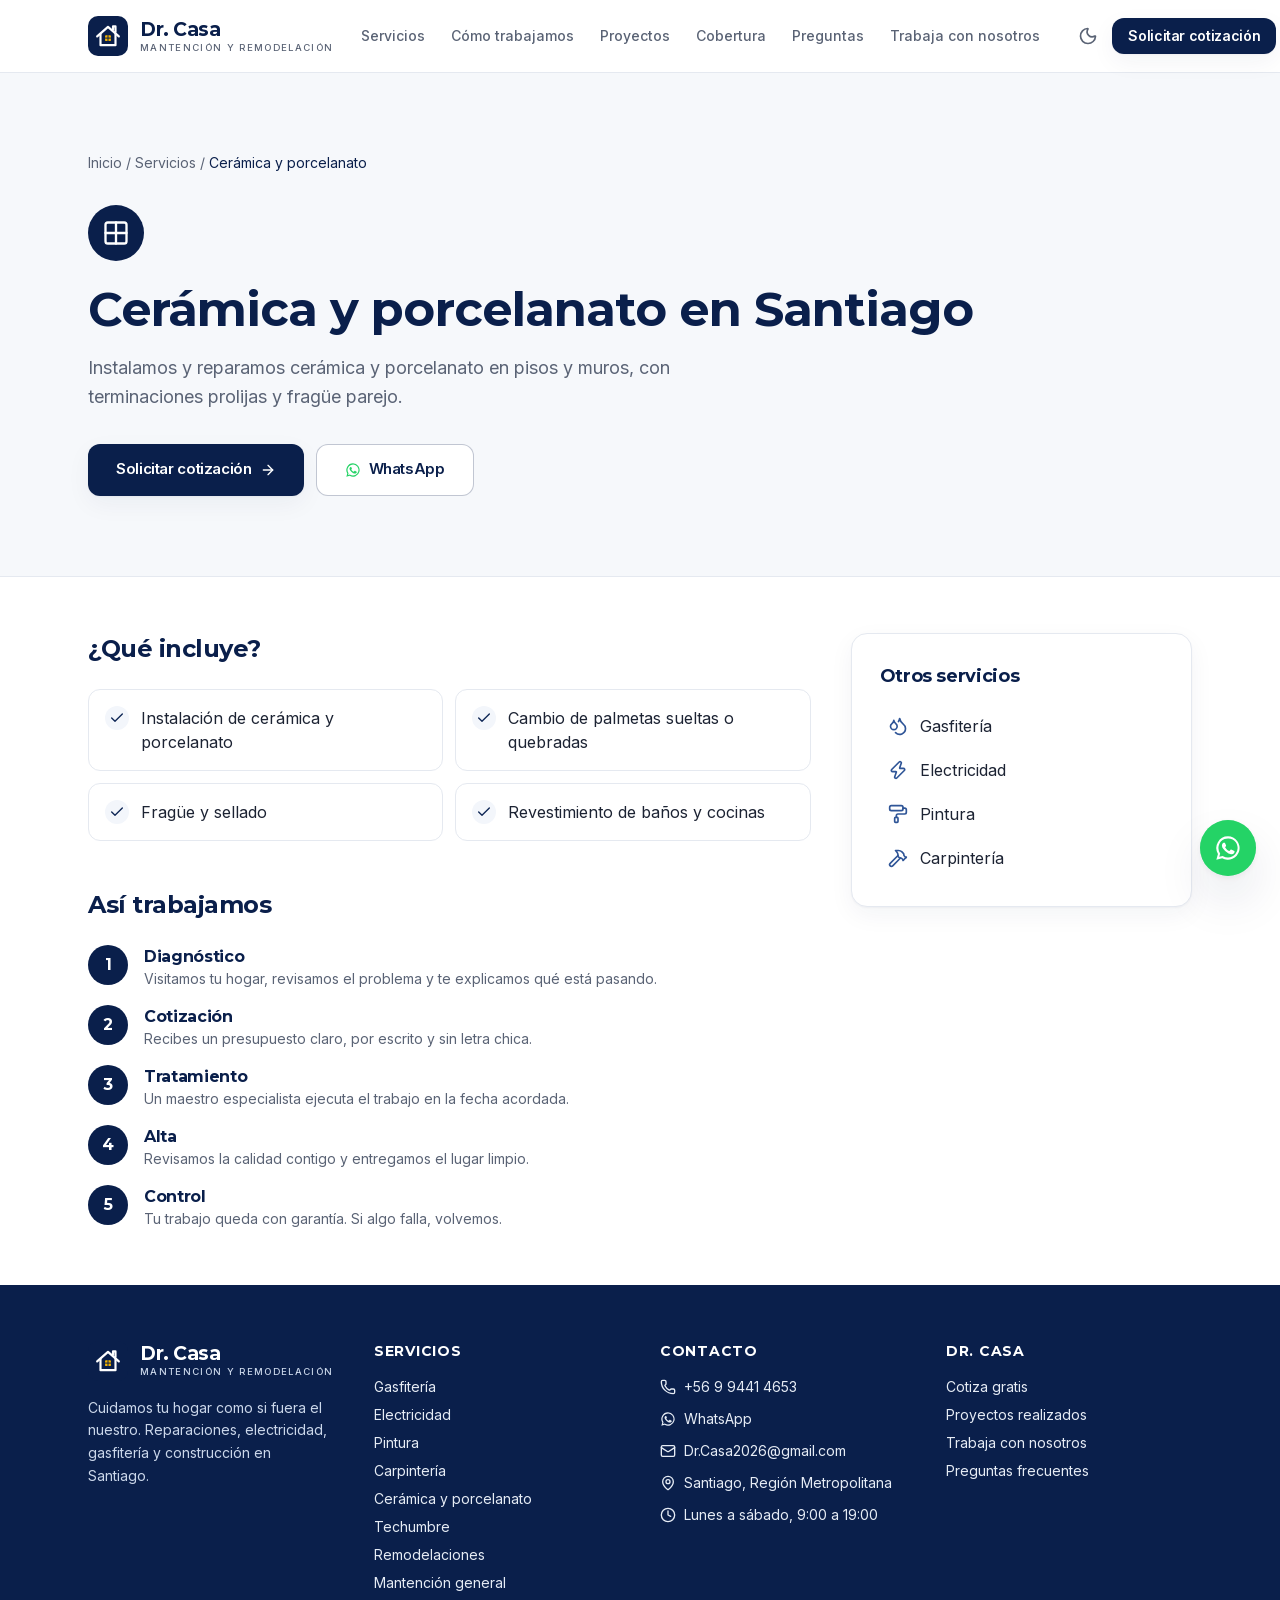
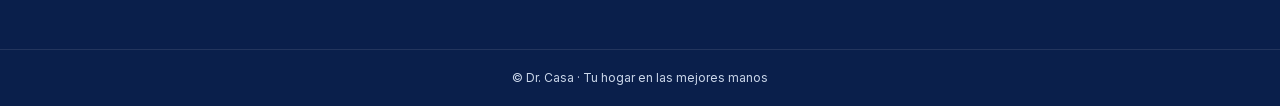
<file: servicios/ceramica/index.html>
<!DOCTYPE html><html lang="es-CL" class="MOT0tq_variable z9v-Mq_variable"><head><meta charSet="utf-8"/><meta name="viewport" content="width=device-width, initial-scale=1"/><link rel="preload" href="/_next/static/media/07c7676b89ed2778-s.p.2bn3s6zvc0dyp.woff2" as="font" crossorigin="" type="font/woff2"/><link rel="preload" href="/_next/static/media/65341aea9fb91af5-s.p.1dqa_6e_ad4sj.woff2" as="font" crossorigin="" type="font/woff2"/><link rel="stylesheet" href="/_next/static/chunks/107nrjr_bahgp.css" data-precedence="next"/><link rel="preload" as="script" fetchPriority="low" href="/_next/static/chunks/3be5ypa669k_3.js"/><script src="/_next/static/chunks/1k2w3nq2-wg_-.js" async=""></script><script src="/_next/static/chunks/3jn_x8ihwq16e.js" async=""></script><script src="/_next/static/chunks/2wsaspdyfxyeh.js" async=""></script><script src="/_next/static/chunks/turbopack-2u1d16houkiyo.js" async=""></script><script src="/_next/static/chunks/3apouaeb7wl-a.js" async=""></script><script src="/_next/static/chunks/06d-5nusxsw-a.js" async=""></script><script src="/_next/static/chunks/2tbzr5yfnbe_p.js" async=""></script><script src="/_next/static/chunks/1mpfzkxdqjrt-.js" async=""></script><meta name="theme-color" content="#ffffff" media="(prefers-color-scheme: light)"/><meta name="theme-color" content="#0a1020" media="(prefers-color-scheme: dark)"/><title>Cerámica y porcelanato en Santiago | Dr. Casa</title><meta name="description" content="Instalamos y reparamos cerámica y porcelanato en pisos y muros, con terminaciones prolijas y fragüe parejo."/><meta name="keywords" content="maestro a domicilio,gasfiter Santiago,electricista Santiago,remodelación de baños,pintor Santiago,mantención del hogar"/><link rel="canonical" href="https://drcasa.cl/servicios/ceramica/"/><meta property="og:title" content="Cerámica y porcelanato en Santiago | Dr. Casa"/><meta property="og:description" content="Instalamos y reparamos cerámica y porcelanato en pisos y muros, con terminaciones prolijas y fragüe parejo."/><meta property="og:site_name" content="Dr. Casa"/><meta property="og:locale" content="es_CL"/><meta property="og:image" content="https://drcasa.cl/img/afiche.jpg"/><meta property="og:image:width" content="1200"/><meta property="og:image:height" content="800"/><meta property="og:image:alt" content="Tu hogar en las mejores manos"/><meta property="og:type" content="website"/><meta name="twitter:card" content="summary_large_image"/><meta name="twitter:title" content="Cerámica y porcelanato en Santiago | Dr. Casa"/><meta name="twitter:description" content="Instalamos y reparamos cerámica y porcelanato en pisos y muros, con terminaciones prolijas y fragüe parejo."/><meta name="twitter:image" content="https://drcasa.cl/img/afiche.jpg"/><meta name="twitter:image:alt" content="Tu hogar en las mejores manos"/><meta name="twitter:image:width" content="1200"/><meta name="twitter:image:height" content="800"/><link rel="icon" href="/icon.svg"/><link rel="apple-touch-icon" href="/marca/isotipo.png"/><meta name="next-size-adjust" content=""/><script>try{var t=localStorage.getItem('tema');if(t==='oscuro')document.documentElement.classList.add('dark')}catch(e){}</script><script src="/_next/static/chunks/0cz1d0mv5g_q7.js" noModule=""></script></head><body class="min-h-dvh"><div hidden=""><!--$--><!--/$--></div><script type="application/ld+json">{"@context":"https://schema.org","@type":"HomeAndConstructionBusiness","name":"Dr. Casa","description":"Mantención y Remodelación de Hogar. Tu hogar en las mejores manos.","url":"https://drcasa.cl","logo":"https://drcasa.cl/marca/logo.png","image":"https://drcasa.cl/img/afiche.jpg","telephone":"+56994414653","email":"Dr.Casa2026@gmail.com","address":{"@type":"PostalAddress","addressLocality":"Santiago","addressRegion":"Región Metropolitana","addressCountry":"CL"},"areaServed":[{"@type":"City","name":"Santiago"},{"@type":"City","name":"Providencia"},{"@type":"City","name":"Ñuñoa"},{"@type":"City","name":"Las Condes"},{"@type":"City","name":"Vitacura"},{"@type":"City","name":"Lo Barnechea"},{"@type":"City","name":"La Reina"},{"@type":"City","name":"Peñalolén"},{"@type":"City","name":"Macul"},{"@type":"City","name":"La Florida"},{"@type":"City","name":"Puente Alto"},{"@type":"City","name":"San Miguel"},{"@type":"City","name":"San Joaquín"},{"@type":"City","name":"La Cisterna"},{"@type":"City","name":"Maipú"},{"@type":"City","name":"Estación Central"},{"@type":"City","name":"Recoleta"},{"@type":"City","name":"Independencia"},{"@type":"City","name":"Huechuraba"},{"@type":"City","name":"Quilicura"}],"openingHours":["Mo-Sa 09:00-19:00"],"priceRange":"$$","hasOfferCatalog":{"@type":"OfferCatalog","name":"Servicios","itemListElement":[{"@type":"Offer","itemOffered":{"@type":"Service","name":"Gasfitería","description":"Filtraciones, griferías, WC, calefont y destapes."}},{"@type":"Offer","itemOffered":{"@type":"Service","name":"Electricidad","description":"Enchufes, iluminación, tableros y fallas eléctricas."}},{"@type":"Offer","itemOffered":{"@type":"Service","name":"Pintura","description":"Interior, exterior, empaste y tratamiento de humedad."}},{"@type":"Offer","itemOffered":{"@type":"Service","name":"Carpintería","description":"Puertas, muebles, closets, pisos y terrazas."}},{"@type":"Offer","itemOffered":{"@type":"Service","name":"Cerámica y porcelanato","description":"Instalación en pisos, muros, baños y cocinas."}},{"@type":"Offer","itemOffered":{"@type":"Service","name":"Techumbre","description":"Goteras, canaletas, cubiertas e impermeabilización."}},{"@type":"Offer","itemOffered":{"@type":"Service","name":"Remodelaciones","description":"Baños, cocinas, ampliaciones y tabiquería."}},{"@type":"Offer","itemOffered":{"@type":"Service","name":"Mantención general","description":"Arreglos varios y mantención preventiva del hogar."}}]},"sameAs":[]}</script><a href="#contenido" class="sr-only focus:not-sr-only focus:fixed focus:top-2 focus:left-2 focus:z-50 focus:rounded-lg focus:bg-superficie focus:px-4 focus:py-2">Saltar al contenido</a><header class="sticky top-0 z-40 border-b border-borde bg-superficie/90 backdrop-blur-md"><div class="mx-auto flex h-[72px] max-w-6xl items-center justify-between gap-4 px-4 sm:px-6"><a aria-label="Dr. Casa, ir al inicio" href="/"><span class="flex items-center gap-3"><svg viewBox="0 0 48 48" class="size-10 shrink-0" role="img" aria-label="Dr. Casa"><rect width="48" height="48" rx="12" fill="#0A1F4B"></rect><g fill="none" stroke="#fff" stroke-width="2.6" stroke-linecap="round" stroke-linejoin="round"><path d="M11 24.5 24 13l13 11.5"></path><path d="M15 21.5V35h18V21.5"></path><path d="M30 16.5V12.5h3v6.6"></path></g><rect x="20.5" y="23" width="7" height="7" rx="1" fill="#F5B400"></rect><path d="M24 23v7M20.5 26.5h7" stroke="#0A1F4B" stroke-width="1.2"></path></svg><span class="leading-none"><span class="block font-titulo text-[19px] font-bold tracking-tight text-titulo">Dr. Casa</span><span class="mt-1 block text-[9.5px] font-medium tracking-[0.14em] whitespace-nowrap uppercase text-texto-suave">Mantención y remodelación</span></span></span></a><nav class="hidden items-center gap-0.5 xl:flex" aria-label="Principal"><a class="whitespace-nowrap rounded-full px-3 py-2 text-sm font-medium text-texto-suave transition-colors hover:text-titulo" href="/#servicios">Servicios</a><a class="whitespace-nowrap rounded-full px-3 py-2 text-sm font-medium text-texto-suave transition-colors hover:text-titulo" href="/#como-trabajamos">Cómo trabajamos</a><a class="whitespace-nowrap rounded-full px-3 py-2 text-sm font-medium text-texto-suave transition-colors hover:text-titulo" href="/proyectos/">Proyectos</a><a class="whitespace-nowrap rounded-full px-3 py-2 text-sm font-medium text-texto-suave transition-colors hover:text-titulo" href="/#cobertura">Cobertura</a><a class="whitespace-nowrap rounded-full px-3 py-2 text-sm font-medium text-texto-suave transition-colors hover:text-titulo" href="/#preguntas">Preguntas</a><a class="whitespace-nowrap rounded-full px-3 py-2 text-sm font-medium text-texto-suave transition-colors hover:text-titulo" href="/trabaja-con-nosotros/">Trabaja con nosotros</a></nav><div class="flex items-center gap-1"><button type="button" class="grid size-10 place-items-center rounded-full text-texto-suave transition-colors hover:bg-fondo-alt hover:text-titulo" aria-label="Cambiar entre modo claro y oscuro"><svg xmlns="http://www.w3.org/2000/svg" width="24" height="24" viewBox="0 0 24 24" fill="none" stroke="currentColor" stroke-width="2" stroke-linecap="round" stroke-linejoin="round" class="lucide lucide-sun hidden size-5 dark:block" aria-hidden="true"><circle cx="12" cy="12" r="4"></circle><path d="M12 2v2"></path><path d="M12 20v2"></path><path d="m4.93 4.93 1.41 1.41"></path><path d="m17.66 17.66 1.41 1.41"></path><path d="M2 12h2"></path><path d="M20 12h2"></path><path d="m6.34 17.66-1.41 1.41"></path><path d="m19.07 4.93-1.41 1.41"></path></svg><svg xmlns="http://www.w3.org/2000/svg" width="24" height="24" viewBox="0 0 24 24" fill="none" stroke="currentColor" stroke-width="2" stroke-linecap="round" stroke-linejoin="round" class="lucide lucide-moon size-5 dark:hidden" aria-hidden="true"><path d="M20.985 12.486a9 9 0 1 1-9.473-9.472c.405-.022.617.46.402.803a6 6 0 0 0 8.268 8.268c.344-.215.825-.004.803.401"></path></svg></button><a class="items-center justify-center gap-2 whitespace-nowrap rounded-xl font-semibold tracking-tight transition-all duration-200 disabled:pointer-events-none disabled:opacity-60 active:scale-[0.98] [&amp;_svg]:size-4 [&amp;_svg]:shrink-0 bg-primario text-fondo shadow-suave hover:bg-primario-hover hover:shadow-elevada h-9 px-4 text-sm hidden sm:inline-flex" href="/cotizar/">Solicitar cotización</a><button type="button" class="grid size-10 place-items-center rounded-full xl:hidden" aria-expanded="false" aria-controls="menu-movil" aria-label="Abrir menú"><svg xmlns="http://www.w3.org/2000/svg" width="24" height="24" viewBox="0 0 24 24" fill="none" stroke="currentColor" stroke-width="2" stroke-linecap="round" stroke-linejoin="round" class="lucide lucide-menu size-6" aria-hidden="true"><path d="M4 5h16"></path><path d="M4 12h16"></path><path d="M4 19h16"></path></svg></button></div></div></header><main id="contenido"><section class="border-b border-borde bg-fondo-alt"><div class="mx-auto w-full max-w-6xl px-4 sm:px-6 py-14 sm:py-20"><nav aria-label="Ruta" class="mb-8 text-sm text-texto-suave"><a class="hover:text-titulo" href="/">Inicio</a> /<!-- --> <a class="hover:text-titulo" href="/#servicios">Servicios</a> / <span class="text-titulo">Cerámica y porcelanato</span></nav><span class="grid size-14 place-items-center rounded-full bg-primario text-fondo"><svg xmlns="http://www.w3.org/2000/svg" width="24" height="24" viewBox="0 0 24 24" fill="none" stroke="currentColor" stroke-width="2" stroke-linecap="round" stroke-linejoin="round" class="lucide lucide-grid-2x2 lucide-grid-2-x-2 size-7" aria-hidden="true"><path d="M12 3v18"></path><path d="M3 12h18"></path><rect x="3" y="3" width="18" height="18" rx="2"></rect></svg></span><h1 class="mt-6 text-4xl font-bold sm:text-5xl">Cerámica y porcelanato<!-- --> en <!-- -->Santiago</h1><p class="mt-5 max-w-2xl text-lg leading-relaxed text-texto-suave">Instalamos y reparamos cerámica y porcelanato en pisos y muros, con terminaciones prolijas y fragüe parejo.</p><div class="mt-8 flex flex-col gap-3 sm:flex-row"><a class="inline-flex items-center justify-center gap-2 whitespace-nowrap rounded-xl font-semibold tracking-tight transition-all duration-200 disabled:pointer-events-none disabled:opacity-60 active:scale-[0.98] [&amp;_svg]:size-4 [&amp;_svg]:shrink-0 bg-primario text-fondo shadow-suave hover:bg-primario-hover hover:shadow-elevada h-13 px-7 text-[15px]" href="/cotizar/?servicio=ceramica">Solicitar cotización <svg xmlns="http://www.w3.org/2000/svg" width="24" height="24" viewBox="0 0 24 24" fill="none" stroke="currentColor" stroke-width="2" stroke-linecap="round" stroke-linejoin="round" class="lucide lucide-arrow-right" aria-hidden="true"><path d="M5 12h14"></path><path d="m12 5 7 7-7 7"></path></svg></a><a href="https://wa.me/56994414653?text=Hola%20Dr.%20Casa%2C%20necesito%20un%20servicio%20de%20cer%C3%A1mica%20y%20porcelanato." target="_blank" rel="noopener" class="inline-flex items-center justify-center gap-2 whitespace-nowrap rounded-xl font-semibold tracking-tight transition-all duration-200 disabled:pointer-events-none disabled:opacity-60 active:scale-[0.98] [&amp;_svg]:size-4 [&amp;_svg]:shrink-0 border border-primario/25 bg-superficie text-primario hover:border-primario hover:bg-fondo-alt h-13 px-7 text-[15px]"><svg viewBox="0 0 24 24" fill="currentColor" class="size-5 text-whatsapp" aria-hidden="true"><path d="M12 2a10 10 0 0 0-8.6 15.1L2 22l5-1.3A10 10 0 1 0 12 2Zm0 18.2a8.2 8.2 0 0 1-4.2-1.2l-.3-.2-3 .8.8-2.9-.2-.3A8.2 8.2 0 1 1 12 20.2Zm4.5-6.1c-.2-.1-1.5-.7-1.7-.8-.2-.1-.4-.1-.6.1l-.8 1c-.1.2-.3.2-.5.1a6.7 6.7 0 0 1-3.3-2.9c-.3-.4.2-.4.7-1.4.1-.2 0-.3 0-.5l-.8-1.8c-.2-.5-.4-.4-.6-.4h-.5a1 1 0 0 0-.7.3 3 3 0 0 0-.9 2.2 5.2 5.2 0 0 0 1.1 2.7 11.8 11.8 0 0 0 4.5 4c1.7.7 2.4.8 3.2.6a2.8 2.8 0 0 0 1.8-1.3 2.3 2.3 0 0 0 .2-1.3c-.1-.2-.3-.2-.6-.4Z"></path></svg> WhatsApp</a></div></div></section><div class="mx-auto w-full max-w-6xl px-4 sm:px-6 grid gap-10 py-14 lg:grid-cols-3"><div class="lg:col-span-2"><h2 class="text-2xl font-bold">¿Qué incluye?</h2><ul class="mt-6 grid gap-3 sm:grid-cols-2"><li class="flex items-start gap-3 rounded-xl border border-borde bg-superficie p-4"><span class="grid size-6 shrink-0 place-items-center rounded-full bg-marca-50 text-marca-800 dark:bg-marca-900/60 dark:text-marca-200"><svg xmlns="http://www.w3.org/2000/svg" width="24" height="24" viewBox="0 0 24 24" fill="none" stroke="currentColor" stroke-width="2" stroke-linecap="round" stroke-linejoin="round" class="lucide lucide-check size-4" aria-hidden="true"><path d="M20 6 9 17l-5-5"></path></svg></span>Instalación de cerámica y porcelanato</li><li class="flex items-start gap-3 rounded-xl border border-borde bg-superficie p-4"><span class="grid size-6 shrink-0 place-items-center rounded-full bg-marca-50 text-marca-800 dark:bg-marca-900/60 dark:text-marca-200"><svg xmlns="http://www.w3.org/2000/svg" width="24" height="24" viewBox="0 0 24 24" fill="none" stroke="currentColor" stroke-width="2" stroke-linecap="round" stroke-linejoin="round" class="lucide lucide-check size-4" aria-hidden="true"><path d="M20 6 9 17l-5-5"></path></svg></span>Cambio de palmetas sueltas o quebradas</li><li class="flex items-start gap-3 rounded-xl border border-borde bg-superficie p-4"><span class="grid size-6 shrink-0 place-items-center rounded-full bg-marca-50 text-marca-800 dark:bg-marca-900/60 dark:text-marca-200"><svg xmlns="http://www.w3.org/2000/svg" width="24" height="24" viewBox="0 0 24 24" fill="none" stroke="currentColor" stroke-width="2" stroke-linecap="round" stroke-linejoin="round" class="lucide lucide-check size-4" aria-hidden="true"><path d="M20 6 9 17l-5-5"></path></svg></span>Fragüe y sellado</li><li class="flex items-start gap-3 rounded-xl border border-borde bg-superficie p-4"><span class="grid size-6 shrink-0 place-items-center rounded-full bg-marca-50 text-marca-800 dark:bg-marca-900/60 dark:text-marca-200"><svg xmlns="http://www.w3.org/2000/svg" width="24" height="24" viewBox="0 0 24 24" fill="none" stroke="currentColor" stroke-width="2" stroke-linecap="round" stroke-linejoin="round" class="lucide lucide-check size-4" aria-hidden="true"><path d="M20 6 9 17l-5-5"></path></svg></span>Revestimiento de baños y cocinas</li></ul><h2 class="mt-12 text-2xl font-bold">Así trabajamos</h2><ol class="mt-6 grid gap-4"><li class="flex gap-4"><span class="grid size-10 shrink-0 place-items-center rounded-full bg-primario font-titulo font-bold text-white">1</span><div><h3 class="font-bold">Diagnóstico</h3><p class="text-sm text-texto-suave">Visitamos tu hogar, revisamos el problema y te explicamos qué está pasando.</p></div></li><li class="flex gap-4"><span class="grid size-10 shrink-0 place-items-center rounded-full bg-primario font-titulo font-bold text-white">2</span><div><h3 class="font-bold">Cotización</h3><p class="text-sm text-texto-suave">Recibes un presupuesto claro, por escrito y sin letra chica.</p></div></li><li class="flex gap-4"><span class="grid size-10 shrink-0 place-items-center rounded-full bg-primario font-titulo font-bold text-white">3</span><div><h3 class="font-bold">Tratamiento</h3><p class="text-sm text-texto-suave">Un maestro especialista ejecuta el trabajo en la fecha acordada.</p></div></li><li class="flex gap-4"><span class="grid size-10 shrink-0 place-items-center rounded-full bg-primario font-titulo font-bold text-white">4</span><div><h3 class="font-bold">Alta</h3><p class="text-sm text-texto-suave">Revisamos la calidad contigo y entregamos el lugar limpio.</p></div></li><li class="flex gap-4"><span class="grid size-10 shrink-0 place-items-center rounded-full bg-primario font-titulo font-bold text-white">5</span><div><h3 class="font-bold">Control</h3><p class="text-sm text-texto-suave">Tu trabajo queda con garantía. Si algo falla, volvemos.</p></div></li></ol></div><aside><div class="rounded-2xl border border-borde bg-superficie p-7 shadow-suave"><h2 class="text-lg font-bold">Otros servicios</h2><ul class="mt-4 grid gap-1"><li><a class="flex items-center gap-3 rounded-xl p-2 hover:bg-fondo-alt" href="/servicios/gasfiteria/"><svg xmlns="http://www.w3.org/2000/svg" width="24" height="24" viewBox="0 0 24 24" fill="none" stroke="currentColor" stroke-width="2" stroke-linecap="round" stroke-linejoin="round" class="lucide lucide-droplets size-5 text-acento" aria-hidden="true"><path d="M7 16.3c2.2 0 4-1.83 4-4.05 0-1.16-.57-2.26-1.71-3.19S7.29 6.75 7 5.3c-.29 1.45-1.14 2.84-2.29 3.76S3 11.1 3 12.25c0 2.22 1.8 4.05 4 4.05z"></path><path d="M12.56 6.6A10.97 10.97 0 0 0 14 3.02c.5 2.5 2 4.9 4 6.5s3 3.5 3 5.5a6.98 6.98 0 0 1-11.91 4.97"></path></svg> <!-- -->Gasfitería</a></li><li><a class="flex items-center gap-3 rounded-xl p-2 hover:bg-fondo-alt" href="/servicios/electricidad/"><svg xmlns="http://www.w3.org/2000/svg" width="24" height="24" viewBox="0 0 24 24" fill="none" stroke="currentColor" stroke-width="2" stroke-linecap="round" stroke-linejoin="round" class="lucide lucide-zap size-5 text-acento" aria-hidden="true"><path d="M15.914 4a1.5 1.5 0 00-2.474-1.561l-9 9A1.5 1.5 0 005.5 14h4.002a.5.5 0 01.471.666L8.086 20a1.5 1.5 0 002.475 1.56l9-9A1.5 1.5 0 0018.5 10h-3.997a.5.5 0 01-.472-.667z"></path></svg> <!-- -->Electricidad</a></li><li><a class="flex items-center gap-3 rounded-xl p-2 hover:bg-fondo-alt" href="/servicios/pintura/"><svg xmlns="http://www.w3.org/2000/svg" width="24" height="24" viewBox="0 0 24 24" fill="none" stroke="currentColor" stroke-width="2" stroke-linecap="round" stroke-linejoin="round" class="lucide lucide-paint-roller size-5 text-acento" aria-hidden="true"><rect width="16" height="6" x="2" y="2" rx="2"></rect><path d="M10 16v-2a2 2 0 0 1 2-2h8a2 2 0 0 0 2-2V7a2 2 0 0 0-2-2h-2"></path><rect width="4" height="6" x="8" y="16" rx="1"></rect></svg> <!-- -->Pintura</a></li><li><a class="flex items-center gap-3 rounded-xl p-2 hover:bg-fondo-alt" href="/servicios/carpinteria/"><svg xmlns="http://www.w3.org/2000/svg" width="24" height="24" viewBox="0 0 24 24" fill="none" stroke="currentColor" stroke-width="2" stroke-linecap="round" stroke-linejoin="round" class="lucide lucide-hammer size-5 text-acento" aria-hidden="true"><path d="m15 12-9.373 9.373a1 1 0 0 1-3.001-3L12 9"></path><path d="m18 15 4-4"></path><path d="m21.5 11.5-1.914-1.914A2 2 0 0 1 19 8.172v-.344a2 2 0 0 0-.586-1.414l-1.657-1.657A6 6 0 0 0 12.516 3H9l1.243 1.243A6 6 0 0 1 12 8.485V10l2 2h1.172a2 2 0 0 1 1.414.586L18.5 14.5"></path></svg> <!-- -->Carpintería</a></li></ul></div></aside></div><!--$--><!--/$--></main><footer class="bg-marca-900 text-marca-100 dark:bg-marca-950"><div class="mx-auto grid max-w-6xl gap-10 px-4 py-14 sm:px-6 md:grid-cols-2 lg:grid-cols-4"><div><span class="flex items-center gap-3"><svg viewBox="0 0 48 48" class="size-10 shrink-0" role="img" aria-label="Dr. Casa"><rect width="48" height="48" rx="12" fill="#0A1F4B"></rect><g fill="none" stroke="#fff" stroke-width="2.6" stroke-linecap="round" stroke-linejoin="round"><path d="M11 24.5 24 13l13 11.5"></path><path d="M15 21.5V35h18V21.5"></path><path d="M30 16.5V12.5h3v6.6"></path></g><rect x="20.5" y="23" width="7" height="7" rx="1" fill="#F5B400"></rect><path d="M24 23v7M20.5 26.5h7" stroke="#0A1F4B" stroke-width="1.2"></path></svg><span class="leading-none"><span class="block font-titulo text-[19px] font-bold tracking-tight text-white">Dr. Casa</span><span class="mt-1 block text-[9.5px] font-medium tracking-[0.14em] whitespace-nowrap uppercase text-marca-200">Mantención y remodelación</span></span></span><p class="mt-4 text-sm leading-relaxed text-marca-200">Cuidamos tu hogar como si fuera el nuestro<!-- -->. Reparaciones, electricidad, gasfitería y construcción en <!-- -->Santiago<!-- -->.</p></div><div><h2 class="mb-4 text-sm font-bold uppercase tracking-wider text-white">Servicios</h2><ul class="grid gap-2 text-sm"><li><a class="hover:text-white" href="/servicios/gasfiteria/">Gasfitería</a></li><li><a class="hover:text-white" href="/servicios/electricidad/">Electricidad</a></li><li><a class="hover:text-white" href="/servicios/pintura/">Pintura</a></li><li><a class="hover:text-white" href="/servicios/carpinteria/">Carpintería</a></li><li><a class="hover:text-white" href="/servicios/ceramica/">Cerámica y porcelanato</a></li><li><a class="hover:text-white" href="/servicios/techumbre/">Techumbre</a></li><li><a class="hover:text-white" href="/servicios/remodelaciones/">Remodelaciones</a></li><li><a class="hover:text-white" href="/servicios/mantencion-general/">Mantención general</a></li></ul></div><div><h2 class="mb-4 text-sm font-bold uppercase tracking-wider text-white">Contacto</h2><ul class="grid gap-3 text-sm"><li><a href="tel:+56994414653" class="flex items-center gap-2 hover:text-white"><svg xmlns="http://www.w3.org/2000/svg" width="24" height="24" viewBox="0 0 24 24" fill="none" stroke="currentColor" stroke-width="2" stroke-linecap="round" stroke-linejoin="round" class="lucide lucide-phone size-4" aria-hidden="true"><path d="M13.832 16.568a1 1 0 0 0 1.213-.303l.355-.465A2 2 0 0 1 17 15h3a2 2 0 0 1 2 2v3a2 2 0 0 1-2 2A18 18 0 0 1 2 4a2 2 0 0 1 2-2h3a2 2 0 0 1 2 2v3a2 2 0 0 1-.8 1.6l-.468.351a1 1 0 0 0-.292 1.233 14 14 0 0 0 6.392 6.384"></path></svg> <!-- -->+56 9 9441 4653</a></li><li><a href="https://wa.me/56994414653?text=Hola%20Dr.%20Casa%2C%20quiero%20cotizar%20un%20trabajo%20para%20mi%20hogar." target="_blank" rel="noopener" class="flex items-center gap-2 hover:text-white"><svg viewBox="0 0 24 24" fill="currentColor" class="size-4" aria-hidden="true"><path d="M12 2a10 10 0 0 0-8.6 15.1L2 22l5-1.3A10 10 0 1 0 12 2Zm0 18.2a8.2 8.2 0 0 1-4.2-1.2l-.3-.2-3 .8.8-2.9-.2-.3A8.2 8.2 0 1 1 12 20.2Zm4.5-6.1c-.2-.1-1.5-.7-1.7-.8-.2-.1-.4-.1-.6.1l-.8 1c-.1.2-.3.2-.5.1a6.7 6.7 0 0 1-3.3-2.9c-.3-.4.2-.4.7-1.4.1-.2 0-.3 0-.5l-.8-1.8c-.2-.5-.4-.4-.6-.4h-.5a1 1 0 0 0-.7.3 3 3 0 0 0-.9 2.2 5.2 5.2 0 0 0 1.1 2.7 11.8 11.8 0 0 0 4.5 4c1.7.7 2.4.8 3.2.6a2.8 2.8 0 0 0 1.8-1.3 2.3 2.3 0 0 0 .2-1.3c-.1-.2-.3-.2-.6-.4Z"></path></svg> WhatsApp</a></li><li><a href="mailto:Dr.Casa2026@gmail.com" class="flex items-center gap-2 break-all hover:text-white"><svg xmlns="http://www.w3.org/2000/svg" width="24" height="24" viewBox="0 0 24 24" fill="none" stroke="currentColor" stroke-width="2" stroke-linecap="round" stroke-linejoin="round" class="lucide lucide-mail size-4 shrink-0" aria-hidden="true"><path d="m22 7-8.991 5.727a2 2 0 0 1-2.009 0L2 7"></path><rect x="2" y="4" width="20" height="16" rx="2"></rect></svg> <!-- -->Dr.Casa2026@gmail.com</a></li><li class="flex items-center gap-2"><svg xmlns="http://www.w3.org/2000/svg" width="24" height="24" viewBox="0 0 24 24" fill="none" stroke="currentColor" stroke-width="2" stroke-linecap="round" stroke-linejoin="round" class="lucide lucide-map-pin size-4" aria-hidden="true"><path d="M20 10c0 4.993-5.539 10.193-7.399 11.799a1 1 0 0 1-1.202 0C9.539 20.193 4 14.993 4 10a8 8 0 0 1 16 0"></path><circle cx="12" cy="10" r="3"></circle></svg> <!-- -->Santiago<!-- -->, <!-- -->Región Metropolitana</li><li class="flex items-center gap-2"><svg xmlns="http://www.w3.org/2000/svg" width="24" height="24" viewBox="0 0 24 24" fill="none" stroke="currentColor" stroke-width="2" stroke-linecap="round" stroke-linejoin="round" class="lucide lucide-clock size-4" aria-hidden="true"><circle cx="12" cy="12" r="10"></circle><path d="M12 6v6l4 2"></path></svg> <!-- -->Lunes a sábado, 9:00 a 19:00</li></ul></div><div><h2 class="mb-4 text-sm font-bold uppercase tracking-wider text-white">Dr. Casa</h2><ul class="grid gap-2 text-sm"><li><a class="hover:text-white" href="/cotizar/">Cotiza gratis</a></li><li><a class="hover:text-white" href="/proyectos/">Proyectos realizados</a></li><li><a class="hover:text-white" href="/trabaja-con-nosotros/">Trabaja con nosotros</a></li><li><a class="hover:text-white" href="/#preguntas">Preguntas frecuentes</a></li></ul></div></div><div class="border-t border-white/10 py-5 text-center text-xs text-marca-200">© <!-- -->Dr. Casa<!-- --> · <!-- -->Tu hogar en las mejores manos</div></footer><a href="https://wa.me/56994414653?text=Hola%20Dr.%20Casa%2C%20quiero%20cotizar%20un%20trabajo%20para%20mi%20hogar." target="_blank" rel="noopener" aria-label="Escríbenos por WhatsApp" class="group fixed right-4 bottom-4 z-50 flex items-center gap-2 rounded-full bg-whatsapp p-3.5 text-white shadow-elevada transition-transform hover:scale-105 sm:right-6 sm:bottom-6"><span class="absolute inset-0 -z-10 animate-ping rounded-full bg-whatsapp/40 [animation-iteration-count:3]"></span><svg viewBox="0 0 24 24" fill="currentColor" class="size-7" aria-hidden="true"><path d="M12 2a10 10 0 0 0-8.6 15.1L2 22l5-1.3A10 10 0 1 0 12 2Zm0 18.2a8.2 8.2 0 0 1-4.2-1.2l-.3-.2-3 .8.8-2.9-.2-.3A8.2 8.2 0 1 1 12 20.2Zm4.5-6.1c-.2-.1-1.5-.7-1.7-.8-.2-.1-.4-.1-.6.1l-.8 1c-.1.2-.3.2-.5.1a6.7 6.7 0 0 1-3.3-2.9c-.3-.4.2-.4.7-1.4.1-.2 0-.3 0-.5l-.8-1.8c-.2-.5-.4-.4-.6-.4h-.5a1 1 0 0 0-.7.3 3 3 0 0 0-.9 2.2 5.2 5.2 0 0 0 1.1 2.7 11.8 11.8 0 0 0 4.5 4c1.7.7 2.4.8 3.2.6a2.8 2.8 0 0 0 1.8-1.3 2.3 2.3 0 0 0 .2-1.3c-.1-.2-.3-.2-.6-.4Z"></path></svg><span class="hidden pr-1 text-sm font-semibold sm:group-hover:inline">Escríbenos</span></a><script id="_R_">(globalThis["TURBOPACK"] || (globalThis["TURBOPACK"] = [])).push({"otherChunks":["static/chunks/3be5ypa669k_3.js","static/chunks/1k2w3nq2-wg_-.js","static/chunks/3jn_x8ihwq16e.js","static/chunks/2wsaspdyfxyeh.js"],"runtimeModuleIds":[94553]});</script><script src="/_next/static/chunks/3be5ypa669k_3.js" async=""></script><script>(self.__next_f=self.__next_f||[]).push([0])</script><script>self.__next_f.push([1,"1:\"$Sreact.fragment\"\n2:\"/_next/static/chunks/3apouaeb7wl-a.js\"\n3:I[39756,[\"$2\"],\"default\"]\n4:I[37457,[\"$2\"],\"default\"]\n5:\"/_next/static/chunks/06d-5nusxsw-a.js\"\n6:I[5500,[\"$2\",\"$5\"],\"Image\"]\n7:\"/_next/static/chunks/2tbzr5yfnbe_p.js\"\n8:\"/_next/static/chunks/1mpfzkxdqjrt-.js\"\n9:I[22016,[\"$2\",\"$7\",\"$8\"],\"\"]\n18:\"ViewportBoundary\"\n19:I[97367,[\"$2\"],\"$18\"]\n1b:\"MetadataBoundary\"\n1c:I[97367,[\"$2\"],\"$1b\"]\n1d:\"$Sreact.suspense\"\n1f:I[68027,[\"$2\"],\"default\",1]\n:HL[\"/_next/static/chunks/107nrjr_bahgp.css\",\"style\"]\n:HL[\"/_next/static/media/07c7676b89ed2778-s.p.2bn3s6zvc0dyp.woff2\",\"font\",{\"crossOrigin\":\"\",\"type\":\"font/woff2\"}]\n:HL[\"/_next/static/media/65341aea9fb91af5-s.p.1dqa_6e_ad4sj.woff2\",\"font\",{\"crossOrigin\":\"\",\"type\":\"font/woff2\"}]\nb:T9ca,{\"@context\":\"https://schema.org\",\"@type\":\"HomeAndConstructionBusiness\",\"name\":\"Dr. Casa\",\"description\":\"Mantención y Remodelación de Hogar. Tu hogar en las mejores manos.\",\"url\":\"https://drcasa.cl\",\"logo\":\"https://drcasa.cl/marca/logo.png\",\"image\":\"https://drcasa.cl/img/afiche.jpg\",\"telephone\":\"+56994414653\",\"email\":\"Dr.Casa2026@gmail.com\",\"address\":{\"@type\":\"PostalAddress\",\"addressLocality\":\"Santiago\",\"addressRegion\":\"Región Metropolitana\",\"addressCountry\":\"CL\"},\"areaServed\":[{\"@type\":\"City\",\"name\":\"Santiago\"},{\"@type\":\"City\",\"name\":\"Providencia\"},{\"@type\":\"City\",\"name\":\"Ñuñoa\"},{\"@type\":\"City\",\"name\":\"Las Condes\"},{\"@type\":\"City\",\"name\":\"Vitacura\"},{\"@type\":\"City\",\"name\":\"Lo Barnechea\"},{\"@type\":\"City\",\"name\":\"La Reina\"},{\"@type\":\"City\",\"name\":\"Peñalolén\"},{\"@type\":\"City\",\"name\":\"Macul\"},{\"@type\":\"City\",\"name\":\"La Florida\"},{\"@type\":\"City\",\"name\":\"Puente Alto\"},{\"@type\":\"City\",\"name\":\"San Miguel\"},{\"@type\":\"City\",\"name\":\"San Joaquín\"},{\"@type\":\"City\",\"name\":\"La Cisterna\"},{\"@type\":\"City\",\"name\":\"Maipú\"},{\"@type\":\"City\",\"name\":\"Estación Central\"},{\"@type\":\"City\",\"name\":\"Recoleta\"},{\"@type\":\"City\",\"name\":\"Independencia\"},{\"@type\":\"City\",\"name\":\"Huechuraba\"},{\"@type\":\"City\",\"name\":\"Quilicura\"}],\"openingHours\":[\"Mo-Sa 09:00-19:00\"],\"priceRange\":\"$$\",\"hasOfferCatalog\":{\"@type\":\"OfferCatalog\",\"name\":\"Servicios\",\"itemListElement\":[{\"@type\":\"Offer\",\"itemOffered\":{\"@type\":\"Service\",\"name\":\"Gasfitería\",\"description\":\"Filtraciones, griferías, WC, calefont y destapes.\"}},{\"@type\":\"Offer\",\"itemOffered\":{\"@type\":\"Service\",\"name\":\"Electricidad\",\"description\":\"Enchufes, iluminación, tableros y fallas eléctricas.\"}},{\"@type\":\"Offer\",\"itemOffered\":{\"@type\":\"Service\",\"name\":\"Pintura\",\"description\":\"Interior, exterior, empaste y tratamiento de humedad.\"}},{\"@type\":\"Offer\",\"itemOffered\":{\"@type\":\"Service\",\"name\":\"Carpintería\",\"description\":\"Puertas, muebles, closets, pisos y terrazas.\"}},{\"@type\":\"Offer\",\"itemOffered\":{\"@type\":\"Service\",\"name\":\"Cerámica y porcelanato\",\"description\":\"Instalación en pisos, muros, baños y cocinas.\"}},{\"@type\":\"Offer\",\"itemOffered\":{\"@type\":\"Service\",\"name\":\"Techumbre\",\"description\":\"Goteras, canaletas, cubiertas e impermeabilización.\"}},{\"@type\":\"Offer\",\"itemOffered\":{\"@type\":\"Service\",\"name\":\"Remodelaciones\",\"description\":\"Baños, cocinas, ampliaciones y tabiquería.\"}},{\"@type\":\"Offer\",\"itemOffered\":{\"@type\":\"Service\",\"name\":\"Mantención general\",\"description\":\"Arreglos varios y mantención preventiva del hogar.\"}}]},\"sameAs\":[]}13:X\n16:[[\"children\",{\"s\":\"__PAGE__\",\"h\":512,\"d\":{\"r\":\"$L17\",\"p\":false,\"v\":null}}]]\n14:[[\"children\",{\"s\":{\"n\":\"slug\",\"t\":\"d\",\"k\":\"ceramica\",\"s\":[]},\"h\":512,\"d\":{\"r\":\"$L15\",\"p\":false,\"v\":\"$13\"},\"c\":\"$Q16\"}]]\n11:[[\"children\",{\"s\":\"servicios\",\"h\":512,\"d\":{\"r\":\"$L12\",\"p\":false,\"v\":\"$13\"},\"c\":\"$Q14\"}]]\na:[[\"children\",{\"s\":\"(public)\",\"h\":512,\"d\":{\"r\":[\"$\",\"$1\",\"c\",{\"children\":[[[\"$\",\"script\",\"script-0\",{\"src\":\"/_next/static/chunks/2tbzr5yfnbe_p.js\",\"async\":true,\"nonce\":\"$undefined\"}],[\"$\",\"script\",\"script-1\",{\"src\":\"/_next/static/chunks/1mpfzkxdqjrt-.js\",\"async\":true,\"nonce\":\"$undefined\"}]],[[\"$\",\"script\",null,{\"type\":\"application/ld+json\",\"dangerouslySetInnerHTML\":{\"__html\":\"$b\"}}],\"$Lc\",\"$Ld\",\"$Le\",\"$Lf\",\"$L10\"]]}],\"p\":false,\"v\":null},\"c\":\"$Q11\"}]]\n0:{\"P\":null,\"c\":[\"\",\"servicios\",\"ceramica\",\"\"],\"q\":\"\",\"i\":false,\"t\":{\"t\":{\"s\":\"\",\"h\":528,\"d\":{\"r\":[\"$\",\"$1\",\"c\",{\"children\":[[[\"$\",\"link\",\"0\",{\"rel\":\"stylesheet\",\"href\":\"/_next/static/chunks/107nrjr_bahgp.css\",\"precedence\":\"next\",\"crossOrigin\":\"$undefined\",\"nonce\":\"$undefined\"}],[\"$\",\"script\",\"script-0\",{\"src\":\"/_next/static/chunks/3apouaeb7wl-a.js\",\"async\":true,\"nonce\":\"$undefined\"}]],[\"$\",\"html\",null,{\"lang\":\"es-CL\",\"className\":\"MOT0tq_variable z9v-Mq_variable\",\"suppressHydrationWarning\":true,\"children\":[[\"$\",\"head\",null,{\"children\":[\"$\",\"script\",null,{\"dangerouslySetInnerHTML\":{\"__html\":\"try{var t=localStorage.getItem('tema');if(t==='oscuro')document.documentElement.classList.add('dark')}catch(e){}\"}}]}],[\"$\",\"body\",null,{\"className\":\"min-h-dvh\",\"children\":[\"$\",\"$L3\",null,{\"parallelRouterKey\":\"children\",\"error\":\"$undefined\",\"errorStyles\":\"$undefined\",\"errorScripts\":\"$undefined\",\"template\":[\"$\",\"$L4\",null,{}],\"templateStyles\":\"$undefined\",\"templateScripts\":\"$undefined\",\"notFound\":[[\"$\",\"main\",null,{\"className\":\"grid min-h-dvh place-items-center px-4 text-center\",\"children\":[\"$\",\"div\",null,{\"children\":[[\"$\",\"$L6\",null,{\"src\":\"/marca/logo.webp\",\"alt\":\"Dr. Casa\",\"width\":140,\"height\":140,\"className\":\"mx-auto\"}],[\"$\",\"h1\",null,{\"className\":\"mt-6 text-3xl font-bold\",\"children\":\"Esta página no existe\"}],[\"$\",\"p\",null,{\"className\":\"mt-2 text-texto-suave\",\"children\":\"Quizás se movió o el enlace está incompleto.\"}],[\"$\",\"$L9\",null,{\"href\":\"/\",\"className\":\"inline-flex items-center justify-center gap-2 whitespace-nowrap rounded-xl font-semibold tracking-tight transition-all duration-200 disabled:pointer-events-none disabled:opacity-60 active:scale-[0.98] [\u0026_svg]:size-4 [\u0026_svg]:shrink-0 bg-primario text-fondo shadow-suave hover:bg-primario-hover hover:shadow-elevada h-11 px-6 text-sm mt-8\",\"children\":\"Volver al inicio\"}]]}]}],[]],\"forbidden\":\"$undefined\",\"unauthorized\":\"$undefined\"}]}]]}]]}],\"p\":false,\"v\":null},\"c\":\"$Qa\"},\"h\":{\"r\":[\"$\",\"$1\",\"h\",{\"children\":[null,[\"$\",\"$L19\",null,{\"children\":\"$L1a\"}],[\"$\",\"$L1c\",null,{\"children\":[[\"$\",\"div\",null,{\"hidden\":true,\"children\":[\"$\",\"$1d\",null,{\"name\":\"Next.Metadata\",\"children\":\"$L1e\"}]}],null]}],[\"$\",\"meta\",null,{\"name\":\"next-size-adjust\",\"content\":\"\"}]]}],\"p\":false,\"v\":null}},\"m\":\"$undefined\",\"G\":[\"$1f\",[[\"$\",\"link\",\"0\",{\"rel\":\"stylesheet\",\"href\":\"/_next/static/chunks/107nrjr_bahgp.css\",\"precedence\":\"next\",\"crossOrigin\":\"$undefined\",\"nonce\":\"$undefined\"}]]],\"S\":true,\"r\":\"$undefined\",\"s\":\"$undefined\",\"a\":\"$undefined\",\"l\":\"$undefined\",\"p\":\"$undefined\",\"d\":\"$undefined\",\"b\":\"VGbSO87ydkDFMy39uEzQy\"}\n20:I[38527,[\"$2\",\"$7\",\"$8\"],\"Encabezado\"]\n21:I[5014,[\"$2\",\"$7\",\"$8\"],\"default\"]\n28:I[97367,[\"$2\"],\"OutletBoundary\"]\nc:[\"$\",\"a\",null,{\"href\":\"#contenido\",\"className\":\"sr-only focus:not-sr-only focus:fixed focus:top-2 focus:left-2 focus:z-50 focus:rounded-lg focus:bg-superficie focus:px-4 focus:py-2\",\"children\":\"Saltar al contenido\"}]\nd:[\"$\",\"$L20\",null,{}]\ne:[\"$\",\"main\",null,{\"id\":\"contenido\",\"children\":[\"$\",\"$L3\",null,{\"parallelRouterKey\":\"children\",\"error\":\"$undefined\",\"errorStyles\":\"$undefined\",\"errorScripts\":\"$undefined\",\"template\":[\"$\",\"$L4\",null,{}],\"templateStyles\":\"$undefined\",\"templateScripts\":\"$undefined\",\"notFound\":[[\"$\",\"main\",null,{\"className\":\"grid min-h-dvh place-items-center px-4 text-center\",\"children\":[\"$\",\"div\",null,{\"children\":[[\"$\",\"$L6\",null,{\"src\":\"/marca/logo.webp\",\"alt\":\"Dr. Casa\",\"width\":140,\"height\":140,\"className\":\"mx-auto\"}],[\"$\",\"h1\",null,{\"className\":\"mt-6 text-3xl font-bold\",\"children\":\"Esta página no existe\"}],[\"$\",\"p\",null,{\"className\":\"mt-2 text-texto-suave\",\"children\":\"Quizás se movió o el enlace está incompleto.\"}],[\"$\",\"$L9\",null,{\"href\":\"/\",\"className\":\"inline-flex items-center justify-center gap-2 whitespace-nowrap rounded-xl font-semibold tracking-tight transition-all duration-200 disabled:pointer-events-none disabled:opacity-60 active:scale-[0.98] [\u0026_svg]:size-4 [\u0026_svg]:shrink-0 bg-primario text-fondo shadow-suave hover:bg-primario-hover hover:shadow-elevada h-11 px-6 text-sm mt-8\",\"children\":\"Volver al inicio\"}]]}]}],[]],\"forbidden\":\"$undefined\",\"unauthorized\":\"$undefined\"}]}]\nf:[\"$\",\"footer\",null,{\"className\":\"bg-marca-900 text-marca-100 dark:bg-marca-950\",\"children\":[[\"$\",\"div\",null,{\"className\":\"mx-auto grid max-w-6xl gap-10 px-4 py-14 sm:px-6 md:grid-cols-2 lg:grid-cols-4\",\"children\":[[\"$\",\"div\",null,{\"children\":[[\"$\",\"span\",null,{\"className\":\"flex items-center gap-3\",\"children\":[[\"$\",\"svg\",null,{\"viewBox\":\"0 0 48 48\",\"className\":\"size-10 shrink-0\",\"role\":\"img\",\"aria-label\":\"Dr. Casa\",\"children\":[[\"$\",\"rect\",null,{\"width\":\"48\",\"height\":\"48\",\"rx\":\"12\",\"fill\":\"#0A1F4B\"}],[\"$\",\"g\",null,{\"fill\":\"none\",\"stroke\":\"#fff\",\"strokeWidth\":\"2.6\",\"strokeLinecap\":\"round\",\"strokeLinejoin\":\"round\",\"children\":[[\"$\",\"path\",null,{\"d\":\"M11 24.5 24 13l13 11.5\"}],[\"$\",\"path\",null,{\"d\":\"M15 21.5V35h18V21.5\"}],[\"$\",\"path\",null,{\"d\":\"M30 16.5V12.5h3v6.6\"}]]}],[\"$\",\"rect\",null,{\"x\":\"20.5\",\"y\":\"23\",\"width\":\"7\",\"height\":\"7\",\"rx\":\"1\",\"fill\":\"#F5B400\"}],[\"$\",\"path\",null,{\"d\":\"M24 23v7M20.5 26.5h7\",\"stroke\":\"#0A1F4B\",\"strokeWidth\":\"1.2\"}]]}],[\"$\",\"span\",null,{\"className\":\"leading-none\",\"children\":[[\"$\",\"span\",null,{\"className\":\"block font-titulo text-[19px] font-bold tracking-tight text-white\",\"children\":\"Dr. Casa\"}],[\"$\",\"span\",null,{\"className\":\"mt-1 block text-[9.5px] font-medium tracking-[0.14em] whitespace-nowrap uppercase text-marca-200\",\"children\":\"Mantención y remodelación\"}]]}]]}],[\"$\",\"p\",null,{\"className\":\"mt-4 text-sm leading-relaxed text-marca-200\",\"children\":[\"Cuidamos tu hogar como si fuera el nuestro\",\". Reparaciones, electricidad, gasfitería y construcción en \",\"Santiago\",\".\"]}]]}],[\"$\",\"div\",null,{\"children\":[[\"$\",\"h2\",null,{\"className\":\"mb-4 text-sm font-bold uppercase tracking-wider text-white\",\"children\":\"Servicios\"}],[\"$\",\"ul\",null,{\"className\":\"grid gap-2 text-sm\",\"children\":[[\"$\",\"li\",\"gasfiteria\",{\"children\":[\"$\",\"$L9\",null,{\"href\":\"/servicios/gasfiteria\",\"className\":\"hover:text-white\",\"children\":\"Gasfitería\"}]}],[\"$\",\"li\",\"electricidad\",{\"children\":[\"$\",\"$L9\",null,{\"href\":\"/servicios/electricidad\",\"className\":\"hover:text-white\",\"children\":\"Electricidad\"}]}],[\"$\",\"li\",\"pintura\",{\"children\":[\"$\",\"$L9\",null,{\"href\":\"/servicios/pintura\",\"className\":\"hover:text-white\",\"children\":\"Pintura\"}]}],[\"$\",\"li\",\"carpinteria\",{\"children\":[\"$\",\"$L9\",null,{\"href\":\"/servicios/carpinteria\",\"className\":\"hover:text-white\",\"children\":\"Carpintería\"}]}],[\"$\",\"li\",\"ceramica\",{\"children\":[\"$\",\"$L9\",null,{\"href\":\"/servicios/ceramica\",\"className\":\"hover:text-white\",\"children\":\"Cerámica y porcelanato\"}]}],[\"$\",\"li\",\"techumbre\",{\"children\":[\"$\",\"$L9\",null,{\"href\":\"/servicios/techumbre\",\"className\":\"hover:text-white\",\"children\":\"Techumbre\"}]}],[\"$\",\"li\",\"remodelaciones\",{\"children\":[\"$\",\"$L9\",null,{\"href\":\"/servicios/remodelaciones\",\"className\":\"hover:text-white\",\"children\":\"Remodelaciones\"}]}],[\"$\",\"li\",\"mantencion-general\",{\"children\":[\"$\",\"$L9\",null,{\"href\":\"/servicios/mantencion-general\",\"className\":\"hover:text-white\",\"children\":\"Mantención general\"}]}]]}]]}],[\"$\",\"div\",null,{\"children\":[[\"$\",\"h2\",null,{\"className\":\"mb-4 text-sm font-bold uppercase tracking-wider text-white\",\"children\":\"Contacto\"}],[\"$\",\"ul\",null,{\"className\":\"grid gap-3 text-sm\",\"children\":[[\"$\",\"li\",null,{\"children\":[\"$\",\"a\",null,{\"href\":\"tel:+56994414653\",\"className\":\"flex items-center gap-2 hover:text-white\",\"children\":[[\"$\",\"$L21\",null,{\"ref\":\"$undefined\",\"icon\":{\"name\":\"phone\",\"size\":24,\"node\":[[\"path\",{\"d\":\"M13.832 16.568a1 1 0 0 0 1.213-.303l.355-.465A2 2 0 0 1 17 15h3a2 2 0 0 1 2 2v3a2 2 0 0 1-2 2A18 18 0 0 1 2 4a2 2 0 0 1 2-2h3a2 2 0 0 1 2 2v3a2 2 0 0 1-.8 1.6l-.468.351a1 1 0 0 0-.292 1.233 14 14 0 0 0 6.392 6.384\",\"key\":\"9njp5v\"}]]},\"className\":\"size-4\"}],\" \",\"+56 9 9441 4653\"]}]}],[\"$\",\"li\",null,{\"children\":[\"$\",\"a\",null,{\"href\":\"https://wa.me/56994414653?text=Hola%20Dr.%20Casa%2C%20quiero%20cotizar%20un%20trabajo%20para%20mi%20hogar.\",\"target\":\"_blank\",\"rel\":\"noopener\",\"className\":\"flex items-center gap-2 hover:text-white\",\"children\":[[\"$\",\"svg\",null,{\"viewBox\":\"0 0 24 24\",\"fill\":\"currentColor\",\"className\":\"size-4\",\"aria-hidden\":true,\"children\":[\"$\",\"path\",null,{\"d\":\"M12 2a10 10 0 0 0-8.6 15.1L2 22l5-1.3A10 10 0 1 0 12 2Zm0 18.2a8.2 8.2 0 0 1-4.2-1.2l-.3-.2-3 .8.8-2.9-.2-.3A8.2 8.2 0 1 1 12 20.2Zm4.5-6.1c-.2-.1-1.5-.7-1.7-.8-.2-.1-.4-.1-.6.1l-.8 1c-.1.2-.3.2-.5.1a6.7 6.7 0 0 1-3.3-2.9c-.3-.4.2-.4.7-1.4.1-.2 0-.3 0-.5l-.8-1.8c-.2-.5-.4-.4-.6-.4h-.5a1 1 0 0 0-.7.3 3 3 0 0 0-.9 2.2 5.2 5.2 0 0 0 1.1 2.7 11.8 11.8 0 0 0 4.5 4c1.7.7 2.4.8 3.2.6a2.8 2.8 0 0 0 1.8-1.3 2.3 2.3 0 0 0 .2-1.3c-.1-.2-.3-.2-.6-.4Z\"}]}],\" WhatsApp\"]}]}],\"$L22\",\"$L23\",\"$L24\"]}]]}],\"$L25\"]}],\"$L26\"]}]\n10:[\"$\",\"a\",null,{\"href\":\"https://wa.me/56994414653?text=Hola%20Dr.%20Casa%2C%20quiero%20cotizar%20un%20trabajo%20para%20mi%20hogar.\",\"target\":\"_blank\",\"rel\":\"noopener\",\"aria-label\":\"Escríbenos por WhatsApp\",\"className\":\"group fixed right-4 bottom-4 z-50 flex items-center gap-2 rounded-full bg-whatsapp p-3.5 text-white shadow-elevada transition-transform hover:scale-105 sm:right-6 sm:bottom-6\",\"children\":[[\"$\",\"span\",null,{\"className\":\"absolute inset-0 -z-10 animate-ping rounded-full bg-whatsapp/40 [animation-iteration-count:3]\"}],[\"$\",\"svg\",null,{\"viewBox\":\"0 0 24 24\",\"fill\":\"currentColor\",\"className\":\"size-7\",\"aria-hidden\":true,\"children\":[\"$\",\"path\",null,{\"d\":\"M12 2a10 10 0 0 0-8.6 15.1L2 22l5-1.3A10 10 0 1 0 12 2Zm0 18.2a8.2 8.2 0 0 1-4.2-1.2l-.3-.2-3 .8.8-2.9-.2-.3A8.2 8.2 0 1 1 12 20.2Zm4.5-6.1c-.2-.1-1.5-.7-1.7-.8-.2-.1-.4-.1-.6.1l-.8 1c-.1.2-.3.2-.5.1a6.7 6.7 0 0 1-3.3-2.9c-.3-.4.2-.4.7-1.4.1-.2 0-.3 0-.5l-.8-1.8c-.2-.5-.4-.4-.6-.4h-.5a1 1 0 0 0-.7.3 3 3 0 0 0-.9 2.2 5.2 5.2 0 0 0 1.1 2.7 11.8 11.8 0 0 0 4.5 4c1.7.7 2.4.8 3.2.6a2.8 2.8 0 0 0 1.8-1.3 2.3 2.3 0 0 0 .2-1.3c-.1-.2-.3-.2-.6-.4Z\"}]}],[\"$\",\"span\",null,{\"className\":\"hidden pr-1 text-sm font-semibold sm:group-hover:inline\",\"children\":\"Escríbenos\"}]]}]\n12:[\"$\",\"$1\",\"c\",{\"children\":[null,[\"$\",\"$L3\",null,{\"parallelRouterKey\":\"children\",\"error\":\"$undefined\",\"errorStyles\":\"$undefined\",\"errorScripts\":\"$undefined\",\"template\":[\"$\",\"$L4\",null,{}],\"templateStyles\":\"$undefined\",\"templateScripts\":\"$undefined\",\"notFound\":\"$undefined\",\"forbidden\":\"$undefined\",\"unauthorized\":\"$undefined\"}]]}]\n15:[\"$\",\"$1\",\"c\",{\"children\":[null,[\"$\",\"$L3\",null,{\"parallelRouterKey\":\"children\",\"error\":\"$undefined\",\"errorStyles\":\"$undefined\",\"errorScripts\":\"$undefined\",\"template\":[\"$\",\"$L4\",null,{}],\"templateStyles\":\"$undefined\",\"templateScripts\":\"$undefined\",\"notFound\":\"$undefined\",\"forbidden\":\"$undefined\",\"unauthorized\":\"$undefined\"}]]}]\n17:[\"$\",\"$1\",\"c\",{\"children\":[\"$L27\",null,[\"$\",\"$L28\",null,{\"children\":[\"$\",\"$1d\",null,{\"name\":\"Next.MetadataOutlet\",\"children\":\"$@29\"}]}]]}]\n13:C\n22:[\"$\",\"li\",null,{\"children\":[\"$\",\"a\",null,{\"href\":\"mailto:Dr.Casa2026@gmail.com\",\"className\":\"flex items-center gap-2 break-all hover:text-white\",\"children\":[[\"$\",\"$L21\",null,{\"ref\":\"$undefined\",\"icon\":{\"name\":\"mail\",\"size\":24,\"node\":[[\"path\",{\"d\":\"m22 7-8.991 5.727a2 2 0 0 1-2.009 0L2 7\",\"key\":\"132q7q\"}],[\"rect\",{\"x\":\"2\",\"y\":\"4\",\"width\":\"20\",\"height\":\"16\",\"rx\":\"2\",\"key\":\"izxlao\"}]]},\"className\":\"size-4 shrink-0\"}],\" \",\"Dr.Casa2026@gmail.com\"]}]}]\n23:[\"$\",\"li\",null,{\"className\":\"flex items-center gap-2\",\"children\":[[\"$\",\"$L21\",null,{\"ref\":\"$undefined\",\"icon\":{\"name\":\"map-pin\",\"size\":24,\"node\":[[\"path\",{\"d\":\"M20 10c0 4.993-5.539 10.193-7.399 11.799a1 1 0 0 1-1.202 0C9.539 20.193 4 14.993 4 10a8 8 0 0 1 16 0\",\"key\":\"1r0f0z\"}],[\"circle\",{\"cx\":\"12\",\"cy\":\"10\",\"r\":\"3\",\"key\":\"ilqhr7\"}]]},\"className\":\"size-4\"}],\" \",\"Santiago\",\", \",\"Región Metropolitana\"]}]\n24:[\"$\",\"li\",null,{\"className\":\"flex items-center gap-2\",\"children\":[[\"$\",\"$L21\",null,{\"ref\":\"$undefined\",\"icon\":{\"name\":\"clock\",\"size\":24,\"node\":[[\"circle\",{\"cx\":\"12\",\"cy\":\"12\",\"r\":\"10\",\"key\":\"1mglay\"}],[\"path\",{\"d\":\"M12 6v6l4 2\",\"key\":\"mmk7yg\"}]]},\"className\":\"size-4\"}],\" \",\"Lunes a sábado, 9:00 a 19:00\"]}]\n25:[\"$\",\"div\",null,{\"children\":[[\"$\",\"h2\",null,{\"className\":\"mb-4 text-sm font-bold uppercase tracking-wider text-white\",\"children\":\"Dr. Casa\"}],[\"$\",\"ul\",null,{\"className\":\"grid gap-2 text-sm\",\"children\":[[\"$\",\"li\",null,{\"children\":[\"$\",\"$L9\",null,{\"href\":\"/cotizar\",\"className\":\"hover:text-white\",\"children\":\"Cotiza gratis\"}]}],[\"$\",\"li\",null,{\"children\":[\"$\",\"$L9\",null,{\"href\":\"/proyectos\",\"className\":\"hover:text-white\",\"children\":\"Proyectos realizados\"}]}],[\"$\",\"li\",null,{\"children\":[\"$\",\"$L9\",null,{\"href\":\"/trabaja-con-nosotros\",\"className\":\"hover:text-white\",\"children\":\"Trabaja con nosotros\"}]}],[\"$\",\"li\",null,{\"children\":[\"$\",\"$L9\",null,{\"href\":\"/#preguntas\",\"className\":\"hover:text-white\",\"children\":\"Preguntas frecuentes\"}]}],false]}],null]}]\n26:[\"$\",\"div\",null,{\"className\":\"border-t border-white/10 py-5 text-center text-xs text-marca-200\",\"children\":[\"© \",\"Dr. Casa\",\" · \",\"Tu hogar en las mejores manos\"]}]\n27:[[\"$\",\"section\",null,{\"className\":\"border-b border-borde bg-fondo-alt\",\"children\":[\"$\",\"div\",null,{\"className\":\"mx-auto w-full max-w-6xl px-4 sm:px-6 py-14 sm:py-20\",\"children\":[[\"$\",\"nav\",null,{\"aria-label\":\"Ruta\",\"className\":\"mb-8 text-sm text-texto-suave\",\"children\":[[\"$\",\"$L9\",null,{\"href\":\"/\",\"className\":\"hover:text-titulo\",\"children\":\"Inicio\"}],\" /\",\" \",[\"$\",\"$L9\",null,{\"href\":\"/#servicios\",\"className\":\"hover:text-titulo\",\"children\":\"Servicios\"}],\" / \",[\"$\",\"span\",null,{\"className\":\"text-titulo\",\"children\":\"Cerámica y porcelanato\"}]]}],[\"$\",\"span\",null,{\"className\":\"grid size-14 place-items-center rounded-full bg-primario text-fondo\",\"children\":[\"$\",\"$L21\",null,{\"ref\":\"$undefined\",\"icon\":{\"name\":\"grid-2x2\",\"size\":24,\"node\":[[\"path\",{\"d\":\"M12 3v18\",\"key\":\"108xh3\"}],[\"path\",{\"d\":\"M3 12h18\",\"key\":\"1i2n21\"}],[\"rect\",{\"x\":\"3\",\"y\":\"3\",\"width\":\"18\",\"height\":\"18\",\"rx\":\"2\",\"key\":\"h1oib\"}]],\"aliases\":[\"grid-2-x-2\"]},\"className\":\"size-7\",\"aria-hidden\":true}]}],[\"$\",\"h1\",null,{\"className\":\"mt-6 text-4xl font-bold sm:text-5xl\",\"children\":[\"Cerámica y porcelanato\",\" en \",\"Santiago\"]}],[\"$\",\"p\",null,{\"className\":\"mt-5 max-w-2xl text-lg leading-relaxed text-texto-suave\",\"children\":\"Instalamos y reparamos cerámica y porcelanato en pisos y muros, con terminaciones prolijas y fragüe parejo.\"}],null,[\"$\",\"div\",null,{\"className\":\"mt-8 flex flex-col gap-3 sm:flex-row\",\"children\":[[\"$\",\"$L9\",null,{\"href\":\"/cotizar?servicio=ceramica\",\"className\":\"inline-flex items-center justify-center gap-2 whitespace-nowrap rounded-xl font-semibold tracking-tight transition-all duration-200 disabled:pointer-events-none disabled:opacity-60 active:scale-[0.98] [\u0026_svg]:size-4 [\u0026_svg]:shrink-0 bg-primario text-fondo shadow-suave hover:bg-primario-hover hover:shadow-elevada h-13 px-7 text-[15px]\",\"children\":[\"Solicitar cotización \",[\"$\",\"$L21\",null,{\"ref\":\"$undefined\",\"icon\":{\"name\":\"arrow-right\",\"size\":24,\"node\":[[\"path\",{\"d\":\"M5 12h14\",\"key\":\"1ays0h\"}],[\"path\",{\"d\":\"m12 5 7 7-7 7\",\"key\":\"xquz4c\"}]]},\"className\":\"$undefined\"}]]}],[\"$\",\"a\",null,{\"href\":\"https://wa.me/56994414653?text=Hola%20Dr.%20Casa%2C%20necesito%20un%20servicio%20de%20cer%C3%A1mica%20y%20porcelanato.\",\"target\":\"_blank\",\"rel\":\"noopener\",\"className\":\"inline-flex items-center justify-center gap-2 whitespace-nowrap rounded-xl font-semibold tracking-tight transition-all duration-200 disabled:pointer-events-none disabled:opacity-60 active:scale-[0.98] [\u0026_svg]:size-4 [\u0026_svg]:shrink-0 border border-primario/25 bg-superficie text-primario hover:border-primario hover:bg-fondo-alt h-13 px-7 text-[15px]\",\"children\":[[\"$\",\"svg\",null,{\"viewBox\":\"0 0 24 24\",\"fill\":\"currentColor\",\"className\":\"size-5 text-whatsapp\",\"aria-hidden\":true,\"children\":[\"$\",\"path\",null,{\"d\":\"M12 2a10 10 0 0 0-8.6 15.1L2 22l5-1.3A10 10 0 1 0 12 2Zm0 18.2a8.2 8.2 0 0 1-4.2-1.2l-.3-.2-3 .8.8-2.9-.2-.3A8.2 8.2 0 1 1 12 20.2Zm4.5-6.1c-.2-.1-1.5-.7-1.7-.8-.2-.1-.4-.1-.6.1l-.8 1c-.1.2-.3.2-.5.1a6.7 6.7 0 0 1-3.3-2.9c-.3-.4.2-.4.7-1.4.1-.2 0-.3 0-.5l-.8-1.8c-.2-.5-.4-.4-.6-.4h-.5a1 1 0 0 0-.7.3 3 3 0 0 0-.9 2.2 5.2 5.2 0 0 0 1.1 2.7 11.8 11.8 0 0 0 4.5 4c1.7.7 2.4.8 3.2.6a2.8 2.8 0 0 0 1.8-1.3 2.3 2.3 0 0 0 .2-1.3c-.1-.2-.3-.2-.6-.4Z\"}]}],\" WhatsApp\"]}]]}]]}]}],[\"$\",\"div\",null,{\"className\":\"mx-auto w-full max-w-6xl px-4 sm:px-6 grid gap-10 py-14 lg:grid-cols-3\",\"children\":[[\"$\",\"div\",null,{\"className\":\"lg:col-span-2\",\"children\":[[\"$\",\"h2\",null,{\"className\":\"text-2xl font-bold\",\"children\":\"¿Qué incluye?\"}],[\"$\",\"ul\",null,{\"className\":\"mt-6 grid gap-3 sm:grid-cols-2\",\"children\":[[\"$\",\"li\",\"Instalación de cerámica y porcelanato\",{\"className\":\"flex items-start gap-3 rounded-xl border border-borde bg-superficie p-4\",\"children\":[[\"$\",\"span\",null,{\"className\":\"grid size-6 shrink-0 place-items-center rounded-full bg-marca-50 text-marca-800 dark:bg-marca-900/60 dark:text-marca-200\",\"children\":[\"$\",\"$L21\",null,{\"ref\":\"$undefined\",\"icon\":{\"name\":\"check\",\"size\":24,\"node\":[[\"path\",{\"d\":\"M20 6 9 17l-5-5\",\"key\":\"1gmf2c\"}]]},\"className\":\"size-4\"}]}],\"Instalación de cerámica y porcelanato\"]}],[\"$\",\"li\",\"Cambio de palmetas sueltas o quebradas\",{\"className\":\"flex items-start gap-3 rounded-xl border border-borde bg-superficie p-4\",\"children\":[\"$L2a\",\"Cambio de palmetas sueltas o quebradas\"]}],\"$L2b\",\"$L2c\"]}],\"$L2d\",\"$L2e\"]}],\"$L2f\"]}]]\n2a:[\"$\",\"span\",null,{\"className\":\"grid size-6 shrink-0 place-items-center rounded-full bg-marca-50 text-marca-800 dark:bg-marca-900/60 dark:text-marca-200\",\"children\":[\"$\",\"$L21\",null,{\"ref\":\"$undefined\",\"icon\":\"$27:1:props:children:0:props:children:1:props:children:0:props:children:0:props:children:props:icon\",\"className\":\"size-4\"}]}]\n2b:[\"$\",\"li\",\"Fragüe y sellado\",{\"className\":\"flex items-start gap-3 rounded-xl border border-borde bg-superficie p-4\",\"children\":[[\"$\",\"span\",null,{\"className\":\"grid size-6 shrink-0 place-items-center rounded-full bg-marca-50 text-marca-800 dark:bg-marca-900/60 dark:text-marca-200\",\"children\":[\"$\",\"$L21\",null,{\"ref\":\"$undefined\",\"icon\":\"$27:1:props:children:0:props:children:1:props:children:0:props:children:0:props:children:props:icon\",\"className\":\"size-4\"}]}],\"Fragüe y sellado\"]}]\n2c:[\"$\",\"li\",\"Revestimiento de baños y cocinas\",{\"className\":\"flex items-start gap-3 rounded-xl border border-borde bg-superficie p-4\",\"children\":[[\"$\",\"span\",null,{\"className\":\"grid size-6 shrink-0 place-items-center rounded-full bg-marca-50 text-marca-800 dark:bg-marca-900/60 dark:text-marca-200\",\"children\":[\"$\",\"$L21\",null,{\"ref\":\"$undefined\",\"icon\":\"$27:1:props:children:0:props:children:1:props:children:0:props:children:0:props:children:props:icon\",\"className\":\"size-4\"}]}],\"Revestimiento de baños y cocinas\"]}]\n2d:[\"$\",\"h2\",null,{\"className\":\"mt-12 text-2xl font-bold\",\"children\":\"Así trabajamos\"}]\n2e:[\"$\",\"ol\",null,{\"className\":\"mt-6 grid gap-4\",\"children\":[[\"$\",\"li\",\"Diagnóstico\",{\"className\":\"flex gap-4\",\"children\":[[\"$\",\"span\",null,{\"className\":\"grid size-10 shrink-0 place-items-center rounded-full bg-primario font-titulo font-bold text-white\",\"children\":1}],[\"$\",\"div\",null,{\"children\":[[\"$\",\"h3\",null,{\"className\":\"font-bold\",\"children\":\"Diagnóstico\"}],[\"$\",\"p\",null,{\"className\":\"text-sm text-texto-suave\",\"children\":\"Visitamos tu hogar, revisamos el problema y te explicamos qué está pasando.\"}]]}]]}],[\"$\",\"li\",\"Cotización\",{\"className\":\"flex gap-4\",\"children\":[[\"$\",\"span\",null,{\"className\":\"grid size-10 shrink-0 place-items-center rounded-full bg-primario font-titulo font-bold text-white\",\"children\":2}],[\"$\",\"div\",null,{\"children\":[[\"$\",\"h3\",null,{\"className\":\"font-bold\",\"children\":\"Cotización\"}],[\"$\",\"p\",null,{\"className\":\"text-sm text-texto-suave\",\"children\":\"Recibes un presupuesto claro, por escrito y sin letra chica.\"}]]}]]}],[\"$\",\"li\",\"Tratamiento\",{\"className\":\"flex gap-4\",\"children\":[[\"$\",\"span\",null,{\"className\":\"grid size-10 shrink-0 place-items-center rounded-full bg-primario font-titulo font-bold text-white\",\"children\":3}],[\"$\",\"div\",null,{\"children\":[[\"$\",\"h3\",null,{\"className\":\"font-bold\",\"children\":\"Tratamiento\"}],[\"$\",\"p\",null,{\"className\":\"text-sm text-texto-suave\",\"children\":\"Un maestro especialista ejecuta el trabajo en la fecha acordada.\"}]]}]]}],[\"$\",\"li\",\"Alta\",{\"className\":\"flex gap-4\",\"children\":[[\"$\",\"span\",null,{\"className\":\"grid size-10 shrink-0 place-items-center rounded-full bg-primario font-titulo font-bold text-white\",\"children\":4}],[\"$\",\"div\",null,{\"children\":[[\"$\",\"h3\",null,{\"className\":\"font-bold\",\"children\":\"Alta\"}],[\"$\",\"p\",null,{\"className\":\"text-sm text-texto-suave\",\"children\":\"Revisamos la calidad contigo y entregamos el lugar limpio.\"}]]}]]}],[\"$\",\"li\",\"Control\",{\"className\":\"flex gap-4\",\"children\":[[\"$\",\"span\",null,{\"className\":\"grid size-10 shrink-0 place-items-center rounded-full bg-primario font-titulo font-bold text-white\",\"children\":5}],[\"$\",\"div\",null,{\"children\":[[\"$\",\"h3\",null,{\"className\":\"font-bold\",\"children\":\"Control\"}],[\"$\",\"p\",null,{\"className\":\"text-sm text-texto-suave\",\"children\":\"Tu trabajo queda con garantía. Si algo falla, volvemos.\"}]]}]]}]]}]\n2f:[\"$\",\"aside\",null,{\"children\":[\"$\",\"div\",null,{\"className\":\"rounded-2xl border border-borde bg-superficie p-7 shadow-suave\",\"children\":[[\"$\",\"h2\",null,{\"className\":\"text-lg font-bold\",\"children\":\"Otros servicios\"}],[\"$\",\"ul\",null,{\"className\":\"mt-4 grid gap-1\",\"children\":[[\"$\",\"li\",\"gasfiteria\",{\"children\":[\"$\",\"$L9\",null,{\"href\":\"/servicios/gasfiteria\",\"className\":\"flex items-center gap-3 rounded-xl p-2 hover:bg-fondo-alt\",\"children\":[[\"$\",\"$L21\",null,{\"ref\":\"$undefined\",\"icon\":{\"name\":\"droplets\",\"size\":24,\"node\":[[\"path\",{\"d\":\"M7 16.3c2.2 0 4-1.83 4-4.05 0-1.16-.57-2.26-1.71-3.19S7.29 6.75 7 5.3c-.29 1.45-1.14 2.84-2.29 3.76S3 11.1 3 12.25c0 2.22 1.8 4.05 4 4.05z\",\"key\":\"1ptgy4\"}],[\"path\",{\"d\":\"M12.56 6.6A10.97 10.97 0 0 0 14 3.02c.5 2.5 2 4.9 4 6.5s3 3.5 3 5.5a6.98 6.98 0 0 1-11.91 4.97\",\"key\":\"1sl1rz\"}]]},\"className\":\"size-5 text-acento\",\"aria-hidden\":true}],\" \",\"Gasfitería\"]}]}],[\"$\",\"li\",\"electricidad\",{\"children\":[\"$\",\"$L9\",null,{\"href\":\"/servicios/electricidad\",\"className\":\"flex items-center gap-3 rounded-xl p-2 hover:bg-fondo-alt\",\"children\":[[\"$\",\"$L21\",null,{\"ref\":\"$undefined\",\"icon\":{\"name\":\"zap\",\"size\":24,\"node\":[[\"path\",{\"d\":\"M15.914 4a1.5 1.5 0 00-2.474-1.561l-9 9A1.5 1.5 0 005.5 14h4.002a.5.5 0 01.471.666L8.086 20a1.5 1.5 0 002.475 1.56l9-9A1.5 1.5 0 0018.5 10h-3.997a.5.5 0 01-.472-.667z\",\"key\":\"1v7up4\"}]]},\"className\":\"size-5 text-acento\",\"aria-hidden\":true}],\" \",\"Electricidad\"]}]}],[\"$\",\"li\",\"pintura\",{\"children\":[\"$\",\"$L9\",null,{\"href\":\"/servicios/pintura\",\"className\":\"flex items-center gap-3 rounded-xl p-2 hover:bg-fondo-alt\",\"children\":[[\"$\",\"$L21\",null,{\"ref\":\"$undefined\",\"icon\":{\"name\":\"paint-roller\",\"size\":24,\"node\":[[\"rect\",{\"width\":\"16\",\"height\":\"6\",\"x\":\"2\",\"y\":\"2\",\"rx\":\"2\",\"key\":\"jcyz7m\"}],[\"path\",{\"d\":\"M10 16v-2a2 2 0 0 1 2-2h8a2 2 0 0 0 2-2V7a2 2 0 0 0-2-2h-2\",\"key\":\"1b9h7c\"}],[\"rect\",{\"width\":\"4\",\"height\":\"6\",\"x\":\"8\",\"y\":\"16\",\"rx\":\"1\",\"key\":\"d6e7yl\"}]]},\"className\":\"size-5 text-acento\",\"aria-hidden\":true}],\" \",\"Pintura\"]}]}],[\"$\",\"li\",\"carpinteria\",{\"children\":[\"$\",\"$L9\",null,{\"href\":\"/servicios/carpinteria\",\"className\":\"flex items-center gap-3 rounded-xl p-2 hover:bg-fondo-alt\",\"children\":[[\"$\",\"$L21\",null,{\"ref\":\"$undefined\",\"icon\":{\"name\":\"hammer\",\"size\":24,\"node\":[[\"path\",{\"d\":\"m15 12-9.373 9.373a1 1 0 0 1-3.001-3L12 9\",\"key\":\"1hayfq\"}],[\"path\",{\"d\":\"m18 15 4-4\",\"key\":\"16gjal\"}],[\"path\",{\"d\":\"m21.5 11.5-1.914-1.914A2 2 0 0 1 19 8.172v-.344a2 2 0 0 0-.586-1.414l-1.657-1.657A6 6 0 0 0 12.516 3H9l1.243 1.243A6 6 0 0 1 12 8.485V10l2 2h1.172a2 2 0 0 1 1.414.586L18.5 14.5\",\"key\":\"15ts47\"}]]},\"className\":\"size-5 text-acento\",\"aria-hidden\":true}],\" \",\"Carpintería\"]}]}]]}]]}]}]\n1a:[[\"$\",\"meta\",\"0\",{\"charSet\":\"utf-8\"}],[\"$\",\"meta\",\"1\",{\"name\":\"viewport\",\"content\":\"width=device-width, initial-scale=1\"}],[\"$\",\"meta\",\"2\",{\"name\":\"theme-color\",\"content\":\"#ffffff\",\"media\":\"(prefers-color-scheme: light)\"}],[\"$\",\"meta\",\"3\",{\"name\":\"theme-color\",\"content\":\"#0a1020\",\"media\":\"(prefers-color-scheme: dark)\"}]]\n30:I[27201,[\"$2\"],\"IconMark\"]\n1e:[[\"$\",\"title\",\"0\",{\"children\":\"Cerámica y porcelanato en Santiago | Dr. Casa\"}],[\"$\",\"meta\",\"1\",{\"name\":\"description\",\"content\":\"Instalamos y reparamos cerámica y porcelanato en pisos y muros, con terminaciones prolijas y fragüe parejo.\"}],[\"$\",\"meta\",\"2\",{\"name\":\"keywords\",\"content\":\"maestro a domicilio,gasfiter Santiago,electricista Santiago,remodelación de baños,pintor Santiago,mantención del hogar\"}],[\"$\",\"link\",\"3\",{\"rel\":\"canonical\",\"href\":\"https://drcasa.cl/servicios/ceramica/\"}],[\"$\",\"meta\",\"4\",{\"property\":\"og:title\",\"content\":\"Cerámica y porcelanato en Santiago | Dr. Casa\"}],[\"$\",\"meta\",\"5\",{\"property\":\"og:description\",\"content\":\"Instalamos y reparamos cerámica y porcelanato en pisos y muros, con terminaciones prolijas y fragüe parejo.\"}],[\"$\",\"meta\",\"6\",{\"property\":\"og:site_name\",\"content\":\"Dr. Casa\"}],[\"$\",\"meta\",\"7\",{\"property\":\"og:locale\",\"content\":\"es_CL\"}],[\"$\",\"meta\",\"8\",{\"property\":\"og:image\",\"content\":\"https://drcasa.cl/img/afiche.jpg\"}],[\"$\",\"meta\",\"9\",{\"property\":\"og:image:width\",\"content\":\"1200\"}],[\"$\",\"meta\",\"10\",{\"property\":\"og:image:height\",\"content\":\"800\"}],[\"$\",\"meta\",\"11\",{\"property\":\"og:image:alt\",\"content\":\"Tu hogar en las mejores manos\"}],[\"$\",\"meta\",\"12\",{\"property\":\"og:type\",\"content\":\"website\"}],[\"$\",\"meta\",\"13\",{\"name\":\"twitter:card\",\"content\":\"summary_large_image\"}],[\"$\",\"meta\",\"14\",{\"name\":\"twitter:title\",\"content\":\"Cerámica y porcelanato en Santiago | Dr. Casa\"}],[\"$\",\"meta\",\"15\",{\"name\":\"twitter:description\",\"content\":\"Instalamos y reparamos cerámica y porcelanato en pisos y muros, con terminaciones prolijas y fragüe parejo.\"}],[\"$\",\"meta\",\"16\",{\"name\":\"twitter:image\",\"content\":\"https://drcasa.cl/img/afiche.jpg\"}],[\"$\",\"meta\",\"17\",{\"name\":\"twitter:image:alt\",\"content\":\"Tu hogar en las mejores manos\"}],[\"$\",\"meta\",\"18\",{\"name\":\"twitter:image:width\",\"content\":\"1200\"}],[\"$\",\"meta\",\"19\",{\"name\":\"twitter:image:height\",\"content\":\"800\"}],[\"$\",\"link\",\"20\",{\"rel\":\"icon\",\"href\":\"/icon.svg\"}],[\"$\",\"link\",\"21\",{\"rel\":\"apple-touch-icon\",\"href\":\"/marca/isotipo.png\"}],[\"$\",\"$L30\",\"22\",{}]]\n29:null\n"])</script></body></html>
</file>
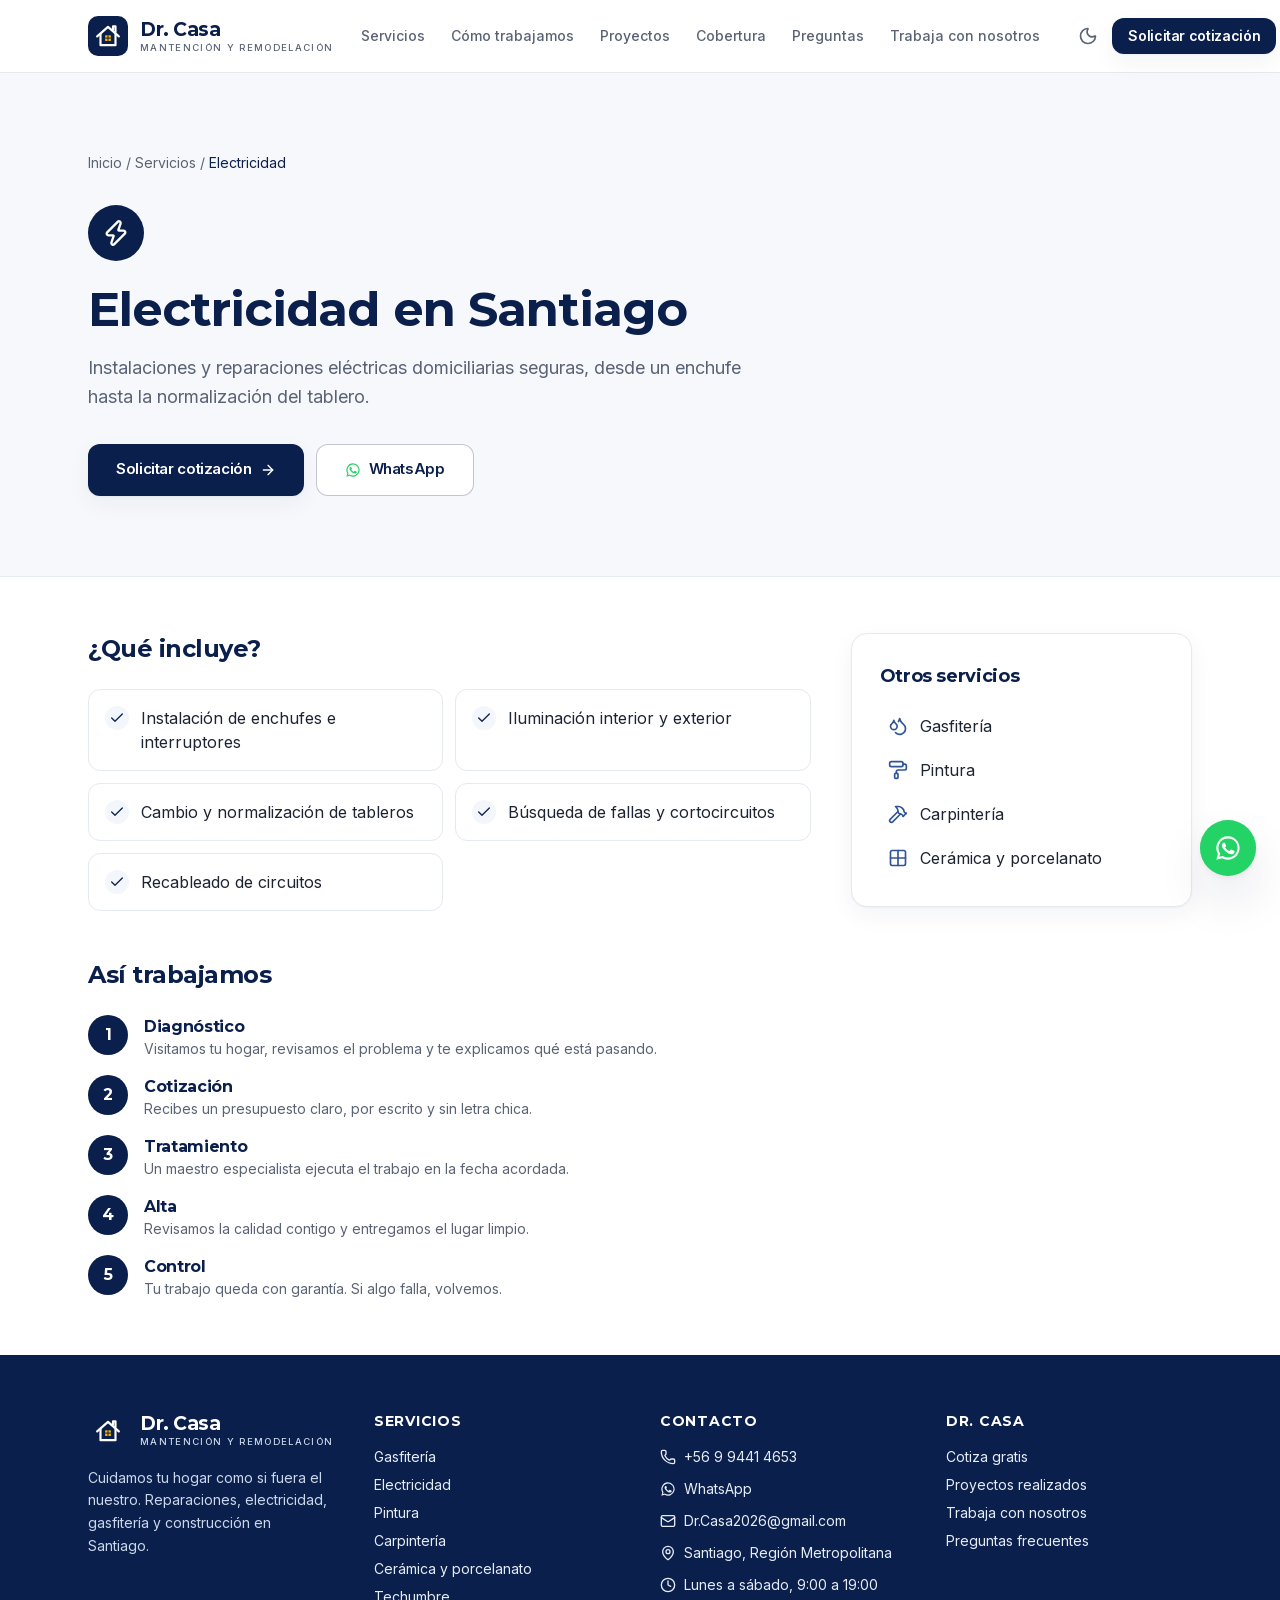
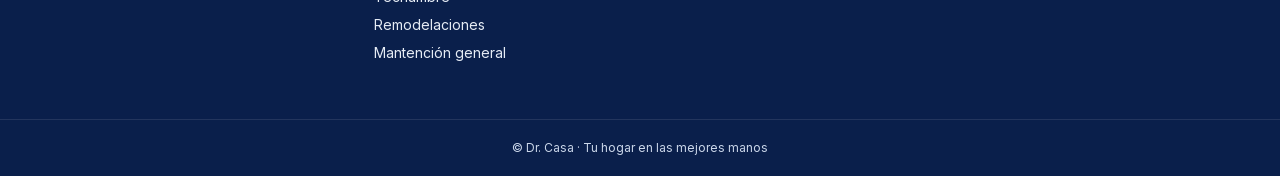
<file: servicios/electricidad/index.html>
<!DOCTYPE html><html lang="es-CL" class="MOT0tq_variable z9v-Mq_variable"><head><meta charSet="utf-8"/><meta name="viewport" content="width=device-width, initial-scale=1"/><link rel="preload" href="/_next/static/media/07c7676b89ed2778-s.p.2bn3s6zvc0dyp.woff2" as="font" crossorigin="" type="font/woff2"/><link rel="preload" href="/_next/static/media/65341aea9fb91af5-s.p.1dqa_6e_ad4sj.woff2" as="font" crossorigin="" type="font/woff2"/><link rel="stylesheet" href="/_next/static/chunks/107nrjr_bahgp.css" data-precedence="next"/><link rel="preload" as="script" fetchPriority="low" href="/_next/static/chunks/3be5ypa669k_3.js"/><script src="/_next/static/chunks/1k2w3nq2-wg_-.js" async=""></script><script src="/_next/static/chunks/3jn_x8ihwq16e.js" async=""></script><script src="/_next/static/chunks/2wsaspdyfxyeh.js" async=""></script><script src="/_next/static/chunks/turbopack-2u1d16houkiyo.js" async=""></script><script src="/_next/static/chunks/3apouaeb7wl-a.js" async=""></script><script src="/_next/static/chunks/06d-5nusxsw-a.js" async=""></script><script src="/_next/static/chunks/2tbzr5yfnbe_p.js" async=""></script><script src="/_next/static/chunks/1mpfzkxdqjrt-.js" async=""></script><meta name="theme-color" content="#ffffff" media="(prefers-color-scheme: light)"/><meta name="theme-color" content="#0a1020" media="(prefers-color-scheme: dark)"/><title>Electricidad en Santiago | Dr. Casa</title><meta name="description" content="Instalaciones y reparaciones eléctricas domiciliarias seguras, desde un enchufe hasta la normalización del tablero."/><meta name="keywords" content="maestro a domicilio,gasfiter Santiago,electricista Santiago,remodelación de baños,pintor Santiago,mantención del hogar"/><link rel="canonical" href="https://drcasa.cl/servicios/electricidad/"/><meta property="og:title" content="Electricidad en Santiago | Dr. Casa"/><meta property="og:description" content="Instalaciones y reparaciones eléctricas domiciliarias seguras, desde un enchufe hasta la normalización del tablero."/><meta property="og:site_name" content="Dr. Casa"/><meta property="og:locale" content="es_CL"/><meta property="og:image" content="https://drcasa.cl/img/afiche.jpg"/><meta property="og:image:width" content="1200"/><meta property="og:image:height" content="800"/><meta property="og:image:alt" content="Tu hogar en las mejores manos"/><meta property="og:type" content="website"/><meta name="twitter:card" content="summary_large_image"/><meta name="twitter:title" content="Electricidad en Santiago | Dr. Casa"/><meta name="twitter:description" content="Instalaciones y reparaciones eléctricas domiciliarias seguras, desde un enchufe hasta la normalización del tablero."/><meta name="twitter:image" content="https://drcasa.cl/img/afiche.jpg"/><meta name="twitter:image:alt" content="Tu hogar en las mejores manos"/><meta name="twitter:image:width" content="1200"/><meta name="twitter:image:height" content="800"/><link rel="icon" href="/icon.svg"/><link rel="apple-touch-icon" href="/marca/isotipo.png"/><meta name="next-size-adjust" content=""/><script>try{var t=localStorage.getItem('tema');if(t==='oscuro')document.documentElement.classList.add('dark')}catch(e){}</script><script src="/_next/static/chunks/0cz1d0mv5g_q7.js" noModule=""></script></head><body class="min-h-dvh"><div hidden=""><!--$--><!--/$--></div><script type="application/ld+json">{"@context":"https://schema.org","@type":"HomeAndConstructionBusiness","name":"Dr. Casa","description":"Mantención y Remodelación de Hogar. Tu hogar en las mejores manos.","url":"https://drcasa.cl","logo":"https://drcasa.cl/marca/logo.png","image":"https://drcasa.cl/img/afiche.jpg","telephone":"+56994414653","email":"Dr.Casa2026@gmail.com","address":{"@type":"PostalAddress","addressLocality":"Santiago","addressRegion":"Región Metropolitana","addressCountry":"CL"},"areaServed":[{"@type":"City","name":"Santiago"},{"@type":"City","name":"Providencia"},{"@type":"City","name":"Ñuñoa"},{"@type":"City","name":"Las Condes"},{"@type":"City","name":"Vitacura"},{"@type":"City","name":"Lo Barnechea"},{"@type":"City","name":"La Reina"},{"@type":"City","name":"Peñalolén"},{"@type":"City","name":"Macul"},{"@type":"City","name":"La Florida"},{"@type":"City","name":"Puente Alto"},{"@type":"City","name":"San Miguel"},{"@type":"City","name":"San Joaquín"},{"@type":"City","name":"La Cisterna"},{"@type":"City","name":"Maipú"},{"@type":"City","name":"Estación Central"},{"@type":"City","name":"Recoleta"},{"@type":"City","name":"Independencia"},{"@type":"City","name":"Huechuraba"},{"@type":"City","name":"Quilicura"}],"openingHours":["Mo-Sa 09:00-19:00"],"priceRange":"$$","hasOfferCatalog":{"@type":"OfferCatalog","name":"Servicios","itemListElement":[{"@type":"Offer","itemOffered":{"@type":"Service","name":"Gasfitería","description":"Filtraciones, griferías, WC, calefont y destapes."}},{"@type":"Offer","itemOffered":{"@type":"Service","name":"Electricidad","description":"Enchufes, iluminación, tableros y fallas eléctricas."}},{"@type":"Offer","itemOffered":{"@type":"Service","name":"Pintura","description":"Interior, exterior, empaste y tratamiento de humedad."}},{"@type":"Offer","itemOffered":{"@type":"Service","name":"Carpintería","description":"Puertas, muebles, closets, pisos y terrazas."}},{"@type":"Offer","itemOffered":{"@type":"Service","name":"Cerámica y porcelanato","description":"Instalación en pisos, muros, baños y cocinas."}},{"@type":"Offer","itemOffered":{"@type":"Service","name":"Techumbre","description":"Goteras, canaletas, cubiertas e impermeabilización."}},{"@type":"Offer","itemOffered":{"@type":"Service","name":"Remodelaciones","description":"Baños, cocinas, ampliaciones y tabiquería."}},{"@type":"Offer","itemOffered":{"@type":"Service","name":"Mantención general","description":"Arreglos varios y mantención preventiva del hogar."}}]},"sameAs":[]}</script><a href="#contenido" class="sr-only focus:not-sr-only focus:fixed focus:top-2 focus:left-2 focus:z-50 focus:rounded-lg focus:bg-superficie focus:px-4 focus:py-2">Saltar al contenido</a><header class="sticky top-0 z-40 border-b border-borde bg-superficie/90 backdrop-blur-md"><div class="mx-auto flex h-[72px] max-w-6xl items-center justify-between gap-4 px-4 sm:px-6"><a aria-label="Dr. Casa, ir al inicio" href="/"><span class="flex items-center gap-3"><svg viewBox="0 0 48 48" class="size-10 shrink-0" role="img" aria-label="Dr. Casa"><rect width="48" height="48" rx="12" fill="#0A1F4B"></rect><g fill="none" stroke="#fff" stroke-width="2.6" stroke-linecap="round" stroke-linejoin="round"><path d="M11 24.5 24 13l13 11.5"></path><path d="M15 21.5V35h18V21.5"></path><path d="M30 16.5V12.5h3v6.6"></path></g><rect x="20.5" y="23" width="7" height="7" rx="1" fill="#F5B400"></rect><path d="M24 23v7M20.5 26.5h7" stroke="#0A1F4B" stroke-width="1.2"></path></svg><span class="leading-none"><span class="block font-titulo text-[19px] font-bold tracking-tight text-titulo">Dr. Casa</span><span class="mt-1 block text-[9.5px] font-medium tracking-[0.14em] whitespace-nowrap uppercase text-texto-suave">Mantención y remodelación</span></span></span></a><nav class="hidden items-center gap-0.5 xl:flex" aria-label="Principal"><a class="whitespace-nowrap rounded-full px-3 py-2 text-sm font-medium text-texto-suave transition-colors hover:text-titulo" href="/#servicios">Servicios</a><a class="whitespace-nowrap rounded-full px-3 py-2 text-sm font-medium text-texto-suave transition-colors hover:text-titulo" href="/#como-trabajamos">Cómo trabajamos</a><a class="whitespace-nowrap rounded-full px-3 py-2 text-sm font-medium text-texto-suave transition-colors hover:text-titulo" href="/proyectos/">Proyectos</a><a class="whitespace-nowrap rounded-full px-3 py-2 text-sm font-medium text-texto-suave transition-colors hover:text-titulo" href="/#cobertura">Cobertura</a><a class="whitespace-nowrap rounded-full px-3 py-2 text-sm font-medium text-texto-suave transition-colors hover:text-titulo" href="/#preguntas">Preguntas</a><a class="whitespace-nowrap rounded-full px-3 py-2 text-sm font-medium text-texto-suave transition-colors hover:text-titulo" href="/trabaja-con-nosotros/">Trabaja con nosotros</a></nav><div class="flex items-center gap-1"><button type="button" class="grid size-10 place-items-center rounded-full text-texto-suave transition-colors hover:bg-fondo-alt hover:text-titulo" aria-label="Cambiar entre modo claro y oscuro"><svg xmlns="http://www.w3.org/2000/svg" width="24" height="24" viewBox="0 0 24 24" fill="none" stroke="currentColor" stroke-width="2" stroke-linecap="round" stroke-linejoin="round" class="lucide lucide-sun hidden size-5 dark:block" aria-hidden="true"><circle cx="12" cy="12" r="4"></circle><path d="M12 2v2"></path><path d="M12 20v2"></path><path d="m4.93 4.93 1.41 1.41"></path><path d="m17.66 17.66 1.41 1.41"></path><path d="M2 12h2"></path><path d="M20 12h2"></path><path d="m6.34 17.66-1.41 1.41"></path><path d="m19.07 4.93-1.41 1.41"></path></svg><svg xmlns="http://www.w3.org/2000/svg" width="24" height="24" viewBox="0 0 24 24" fill="none" stroke="currentColor" stroke-width="2" stroke-linecap="round" stroke-linejoin="round" class="lucide lucide-moon size-5 dark:hidden" aria-hidden="true"><path d="M20.985 12.486a9 9 0 1 1-9.473-9.472c.405-.022.617.46.402.803a6 6 0 0 0 8.268 8.268c.344-.215.825-.004.803.401"></path></svg></button><a class="items-center justify-center gap-2 whitespace-nowrap rounded-xl font-semibold tracking-tight transition-all duration-200 disabled:pointer-events-none disabled:opacity-60 active:scale-[0.98] [&amp;_svg]:size-4 [&amp;_svg]:shrink-0 bg-primario text-fondo shadow-suave hover:bg-primario-hover hover:shadow-elevada h-9 px-4 text-sm hidden sm:inline-flex" href="/cotizar/">Solicitar cotización</a><button type="button" class="grid size-10 place-items-center rounded-full xl:hidden" aria-expanded="false" aria-controls="menu-movil" aria-label="Abrir menú"><svg xmlns="http://www.w3.org/2000/svg" width="24" height="24" viewBox="0 0 24 24" fill="none" stroke="currentColor" stroke-width="2" stroke-linecap="round" stroke-linejoin="round" class="lucide lucide-menu size-6" aria-hidden="true"><path d="M4 5h16"></path><path d="M4 12h16"></path><path d="M4 19h16"></path></svg></button></div></div></header><main id="contenido"><section class="border-b border-borde bg-fondo-alt"><div class="mx-auto w-full max-w-6xl px-4 sm:px-6 py-14 sm:py-20"><nav aria-label="Ruta" class="mb-8 text-sm text-texto-suave"><a class="hover:text-titulo" href="/">Inicio</a> /<!-- --> <a class="hover:text-titulo" href="/#servicios">Servicios</a> / <span class="text-titulo">Electricidad</span></nav><span class="grid size-14 place-items-center rounded-full bg-primario text-fondo"><svg xmlns="http://www.w3.org/2000/svg" width="24" height="24" viewBox="0 0 24 24" fill="none" stroke="currentColor" stroke-width="2" stroke-linecap="round" stroke-linejoin="round" class="lucide lucide-zap size-7" aria-hidden="true"><path d="M15.914 4a1.5 1.5 0 00-2.474-1.561l-9 9A1.5 1.5 0 005.5 14h4.002a.5.5 0 01.471.666L8.086 20a1.5 1.5 0 002.475 1.56l9-9A1.5 1.5 0 0018.5 10h-3.997a.5.5 0 01-.472-.667z"></path></svg></span><h1 class="mt-6 text-4xl font-bold sm:text-5xl">Electricidad<!-- --> en <!-- -->Santiago</h1><p class="mt-5 max-w-2xl text-lg leading-relaxed text-texto-suave">Instalaciones y reparaciones eléctricas domiciliarias seguras, desde un enchufe hasta la normalización del tablero.</p><div class="mt-8 flex flex-col gap-3 sm:flex-row"><a class="inline-flex items-center justify-center gap-2 whitespace-nowrap rounded-xl font-semibold tracking-tight transition-all duration-200 disabled:pointer-events-none disabled:opacity-60 active:scale-[0.98] [&amp;_svg]:size-4 [&amp;_svg]:shrink-0 bg-primario text-fondo shadow-suave hover:bg-primario-hover hover:shadow-elevada h-13 px-7 text-[15px]" href="/cotizar/?servicio=electricidad">Solicitar cotización <svg xmlns="http://www.w3.org/2000/svg" width="24" height="24" viewBox="0 0 24 24" fill="none" stroke="currentColor" stroke-width="2" stroke-linecap="round" stroke-linejoin="round" class="lucide lucide-arrow-right" aria-hidden="true"><path d="M5 12h14"></path><path d="m12 5 7 7-7 7"></path></svg></a><a href="https://wa.me/56994414653?text=Hola%20Dr.%20Casa%2C%20necesito%20un%20servicio%20de%20electricidad." target="_blank" rel="noopener" class="inline-flex items-center justify-center gap-2 whitespace-nowrap rounded-xl font-semibold tracking-tight transition-all duration-200 disabled:pointer-events-none disabled:opacity-60 active:scale-[0.98] [&amp;_svg]:size-4 [&amp;_svg]:shrink-0 border border-primario/25 bg-superficie text-primario hover:border-primario hover:bg-fondo-alt h-13 px-7 text-[15px]"><svg viewBox="0 0 24 24" fill="currentColor" class="size-5 text-whatsapp" aria-hidden="true"><path d="M12 2a10 10 0 0 0-8.6 15.1L2 22l5-1.3A10 10 0 1 0 12 2Zm0 18.2a8.2 8.2 0 0 1-4.2-1.2l-.3-.2-3 .8.8-2.9-.2-.3A8.2 8.2 0 1 1 12 20.2Zm4.5-6.1c-.2-.1-1.5-.7-1.7-.8-.2-.1-.4-.1-.6.1l-.8 1c-.1.2-.3.2-.5.1a6.7 6.7 0 0 1-3.3-2.9c-.3-.4.2-.4.7-1.4.1-.2 0-.3 0-.5l-.8-1.8c-.2-.5-.4-.4-.6-.4h-.5a1 1 0 0 0-.7.3 3 3 0 0 0-.9 2.2 5.2 5.2 0 0 0 1.1 2.7 11.8 11.8 0 0 0 4.5 4c1.7.7 2.4.8 3.2.6a2.8 2.8 0 0 0 1.8-1.3 2.3 2.3 0 0 0 .2-1.3c-.1-.2-.3-.2-.6-.4Z"></path></svg> WhatsApp</a></div></div></section><div class="mx-auto w-full max-w-6xl px-4 sm:px-6 grid gap-10 py-14 lg:grid-cols-3"><div class="lg:col-span-2"><h2 class="text-2xl font-bold">¿Qué incluye?</h2><ul class="mt-6 grid gap-3 sm:grid-cols-2"><li class="flex items-start gap-3 rounded-xl border border-borde bg-superficie p-4"><span class="grid size-6 shrink-0 place-items-center rounded-full bg-marca-50 text-marca-800 dark:bg-marca-900/60 dark:text-marca-200"><svg xmlns="http://www.w3.org/2000/svg" width="24" height="24" viewBox="0 0 24 24" fill="none" stroke="currentColor" stroke-width="2" stroke-linecap="round" stroke-linejoin="round" class="lucide lucide-check size-4" aria-hidden="true"><path d="M20 6 9 17l-5-5"></path></svg></span>Instalación de enchufes e interruptores</li><li class="flex items-start gap-3 rounded-xl border border-borde bg-superficie p-4"><span class="grid size-6 shrink-0 place-items-center rounded-full bg-marca-50 text-marca-800 dark:bg-marca-900/60 dark:text-marca-200"><svg xmlns="http://www.w3.org/2000/svg" width="24" height="24" viewBox="0 0 24 24" fill="none" stroke="currentColor" stroke-width="2" stroke-linecap="round" stroke-linejoin="round" class="lucide lucide-check size-4" aria-hidden="true"><path d="M20 6 9 17l-5-5"></path></svg></span>Iluminación interior y exterior</li><li class="flex items-start gap-3 rounded-xl border border-borde bg-superficie p-4"><span class="grid size-6 shrink-0 place-items-center rounded-full bg-marca-50 text-marca-800 dark:bg-marca-900/60 dark:text-marca-200"><svg xmlns="http://www.w3.org/2000/svg" width="24" height="24" viewBox="0 0 24 24" fill="none" stroke="currentColor" stroke-width="2" stroke-linecap="round" stroke-linejoin="round" class="lucide lucide-check size-4" aria-hidden="true"><path d="M20 6 9 17l-5-5"></path></svg></span>Cambio y normalización de tableros</li><li class="flex items-start gap-3 rounded-xl border border-borde bg-superficie p-4"><span class="grid size-6 shrink-0 place-items-center rounded-full bg-marca-50 text-marca-800 dark:bg-marca-900/60 dark:text-marca-200"><svg xmlns="http://www.w3.org/2000/svg" width="24" height="24" viewBox="0 0 24 24" fill="none" stroke="currentColor" stroke-width="2" stroke-linecap="round" stroke-linejoin="round" class="lucide lucide-check size-4" aria-hidden="true"><path d="M20 6 9 17l-5-5"></path></svg></span>Búsqueda de fallas y cortocircuitos</li><li class="flex items-start gap-3 rounded-xl border border-borde bg-superficie p-4"><span class="grid size-6 shrink-0 place-items-center rounded-full bg-marca-50 text-marca-800 dark:bg-marca-900/60 dark:text-marca-200"><svg xmlns="http://www.w3.org/2000/svg" width="24" height="24" viewBox="0 0 24 24" fill="none" stroke="currentColor" stroke-width="2" stroke-linecap="round" stroke-linejoin="round" class="lucide lucide-check size-4" aria-hidden="true"><path d="M20 6 9 17l-5-5"></path></svg></span>Recableado de circuitos</li></ul><h2 class="mt-12 text-2xl font-bold">Así trabajamos</h2><ol class="mt-6 grid gap-4"><li class="flex gap-4"><span class="grid size-10 shrink-0 place-items-center rounded-full bg-primario font-titulo font-bold text-white">1</span><div><h3 class="font-bold">Diagnóstico</h3><p class="text-sm text-texto-suave">Visitamos tu hogar, revisamos el problema y te explicamos qué está pasando.</p></div></li><li class="flex gap-4"><span class="grid size-10 shrink-0 place-items-center rounded-full bg-primario font-titulo font-bold text-white">2</span><div><h3 class="font-bold">Cotización</h3><p class="text-sm text-texto-suave">Recibes un presupuesto claro, por escrito y sin letra chica.</p></div></li><li class="flex gap-4"><span class="grid size-10 shrink-0 place-items-center rounded-full bg-primario font-titulo font-bold text-white">3</span><div><h3 class="font-bold">Tratamiento</h3><p class="text-sm text-texto-suave">Un maestro especialista ejecuta el trabajo en la fecha acordada.</p></div></li><li class="flex gap-4"><span class="grid size-10 shrink-0 place-items-center rounded-full bg-primario font-titulo font-bold text-white">4</span><div><h3 class="font-bold">Alta</h3><p class="text-sm text-texto-suave">Revisamos la calidad contigo y entregamos el lugar limpio.</p></div></li><li class="flex gap-4"><span class="grid size-10 shrink-0 place-items-center rounded-full bg-primario font-titulo font-bold text-white">5</span><div><h3 class="font-bold">Control</h3><p class="text-sm text-texto-suave">Tu trabajo queda con garantía. Si algo falla, volvemos.</p></div></li></ol></div><aside><div class="rounded-2xl border border-borde bg-superficie p-7 shadow-suave"><h2 class="text-lg font-bold">Otros servicios</h2><ul class="mt-4 grid gap-1"><li><a class="flex items-center gap-3 rounded-xl p-2 hover:bg-fondo-alt" href="/servicios/gasfiteria/"><svg xmlns="http://www.w3.org/2000/svg" width="24" height="24" viewBox="0 0 24 24" fill="none" stroke="currentColor" stroke-width="2" stroke-linecap="round" stroke-linejoin="round" class="lucide lucide-droplets size-5 text-acento" aria-hidden="true"><path d="M7 16.3c2.2 0 4-1.83 4-4.05 0-1.16-.57-2.26-1.71-3.19S7.29 6.75 7 5.3c-.29 1.45-1.14 2.84-2.29 3.76S3 11.1 3 12.25c0 2.22 1.8 4.05 4 4.05z"></path><path d="M12.56 6.6A10.97 10.97 0 0 0 14 3.02c.5 2.5 2 4.9 4 6.5s3 3.5 3 5.5a6.98 6.98 0 0 1-11.91 4.97"></path></svg> <!-- -->Gasfitería</a></li><li><a class="flex items-center gap-3 rounded-xl p-2 hover:bg-fondo-alt" href="/servicios/pintura/"><svg xmlns="http://www.w3.org/2000/svg" width="24" height="24" viewBox="0 0 24 24" fill="none" stroke="currentColor" stroke-width="2" stroke-linecap="round" stroke-linejoin="round" class="lucide lucide-paint-roller size-5 text-acento" aria-hidden="true"><rect width="16" height="6" x="2" y="2" rx="2"></rect><path d="M10 16v-2a2 2 0 0 1 2-2h8a2 2 0 0 0 2-2V7a2 2 0 0 0-2-2h-2"></path><rect width="4" height="6" x="8" y="16" rx="1"></rect></svg> <!-- -->Pintura</a></li><li><a class="flex items-center gap-3 rounded-xl p-2 hover:bg-fondo-alt" href="/servicios/carpinteria/"><svg xmlns="http://www.w3.org/2000/svg" width="24" height="24" viewBox="0 0 24 24" fill="none" stroke="currentColor" stroke-width="2" stroke-linecap="round" stroke-linejoin="round" class="lucide lucide-hammer size-5 text-acento" aria-hidden="true"><path d="m15 12-9.373 9.373a1 1 0 0 1-3.001-3L12 9"></path><path d="m18 15 4-4"></path><path d="m21.5 11.5-1.914-1.914A2 2 0 0 1 19 8.172v-.344a2 2 0 0 0-.586-1.414l-1.657-1.657A6 6 0 0 0 12.516 3H9l1.243 1.243A6 6 0 0 1 12 8.485V10l2 2h1.172a2 2 0 0 1 1.414.586L18.5 14.5"></path></svg> <!-- -->Carpintería</a></li><li><a class="flex items-center gap-3 rounded-xl p-2 hover:bg-fondo-alt" href="/servicios/ceramica/"><svg xmlns="http://www.w3.org/2000/svg" width="24" height="24" viewBox="0 0 24 24" fill="none" stroke="currentColor" stroke-width="2" stroke-linecap="round" stroke-linejoin="round" class="lucide lucide-grid-2x2 lucide-grid-2-x-2 size-5 text-acento" aria-hidden="true"><path d="M12 3v18"></path><path d="M3 12h18"></path><rect x="3" y="3" width="18" height="18" rx="2"></rect></svg> <!-- -->Cerámica y porcelanato</a></li></ul></div></aside></div><!--$--><!--/$--></main><footer class="bg-marca-900 text-marca-100 dark:bg-marca-950"><div class="mx-auto grid max-w-6xl gap-10 px-4 py-14 sm:px-6 md:grid-cols-2 lg:grid-cols-4"><div><span class="flex items-center gap-3"><svg viewBox="0 0 48 48" class="size-10 shrink-0" role="img" aria-label="Dr. Casa"><rect width="48" height="48" rx="12" fill="#0A1F4B"></rect><g fill="none" stroke="#fff" stroke-width="2.6" stroke-linecap="round" stroke-linejoin="round"><path d="M11 24.5 24 13l13 11.5"></path><path d="M15 21.5V35h18V21.5"></path><path d="M30 16.5V12.5h3v6.6"></path></g><rect x="20.5" y="23" width="7" height="7" rx="1" fill="#F5B400"></rect><path d="M24 23v7M20.5 26.5h7" stroke="#0A1F4B" stroke-width="1.2"></path></svg><span class="leading-none"><span class="block font-titulo text-[19px] font-bold tracking-tight text-white">Dr. Casa</span><span class="mt-1 block text-[9.5px] font-medium tracking-[0.14em] whitespace-nowrap uppercase text-marca-200">Mantención y remodelación</span></span></span><p class="mt-4 text-sm leading-relaxed text-marca-200">Cuidamos tu hogar como si fuera el nuestro<!-- -->. Reparaciones, electricidad, gasfitería y construcción en <!-- -->Santiago<!-- -->.</p></div><div><h2 class="mb-4 text-sm font-bold uppercase tracking-wider text-white">Servicios</h2><ul class="grid gap-2 text-sm"><li><a class="hover:text-white" href="/servicios/gasfiteria/">Gasfitería</a></li><li><a class="hover:text-white" href="/servicios/electricidad/">Electricidad</a></li><li><a class="hover:text-white" href="/servicios/pintura/">Pintura</a></li><li><a class="hover:text-white" href="/servicios/carpinteria/">Carpintería</a></li><li><a class="hover:text-white" href="/servicios/ceramica/">Cerámica y porcelanato</a></li><li><a class="hover:text-white" href="/servicios/techumbre/">Techumbre</a></li><li><a class="hover:text-white" href="/servicios/remodelaciones/">Remodelaciones</a></li><li><a class="hover:text-white" href="/servicios/mantencion-general/">Mantención general</a></li></ul></div><div><h2 class="mb-4 text-sm font-bold uppercase tracking-wider text-white">Contacto</h2><ul class="grid gap-3 text-sm"><li><a href="tel:+56994414653" class="flex items-center gap-2 hover:text-white"><svg xmlns="http://www.w3.org/2000/svg" width="24" height="24" viewBox="0 0 24 24" fill="none" stroke="currentColor" stroke-width="2" stroke-linecap="round" stroke-linejoin="round" class="lucide lucide-phone size-4" aria-hidden="true"><path d="M13.832 16.568a1 1 0 0 0 1.213-.303l.355-.465A2 2 0 0 1 17 15h3a2 2 0 0 1 2 2v3a2 2 0 0 1-2 2A18 18 0 0 1 2 4a2 2 0 0 1 2-2h3a2 2 0 0 1 2 2v3a2 2 0 0 1-.8 1.6l-.468.351a1 1 0 0 0-.292 1.233 14 14 0 0 0 6.392 6.384"></path></svg> <!-- -->+56 9 9441 4653</a></li><li><a href="https://wa.me/56994414653?text=Hola%20Dr.%20Casa%2C%20quiero%20cotizar%20un%20trabajo%20para%20mi%20hogar." target="_blank" rel="noopener" class="flex items-center gap-2 hover:text-white"><svg viewBox="0 0 24 24" fill="currentColor" class="size-4" aria-hidden="true"><path d="M12 2a10 10 0 0 0-8.6 15.1L2 22l5-1.3A10 10 0 1 0 12 2Zm0 18.2a8.2 8.2 0 0 1-4.2-1.2l-.3-.2-3 .8.8-2.9-.2-.3A8.2 8.2 0 1 1 12 20.2Zm4.5-6.1c-.2-.1-1.5-.7-1.7-.8-.2-.1-.4-.1-.6.1l-.8 1c-.1.2-.3.2-.5.1a6.7 6.7 0 0 1-3.3-2.9c-.3-.4.2-.4.7-1.4.1-.2 0-.3 0-.5l-.8-1.8c-.2-.5-.4-.4-.6-.4h-.5a1 1 0 0 0-.7.3 3 3 0 0 0-.9 2.2 5.2 5.2 0 0 0 1.1 2.7 11.8 11.8 0 0 0 4.5 4c1.7.7 2.4.8 3.2.6a2.8 2.8 0 0 0 1.8-1.3 2.3 2.3 0 0 0 .2-1.3c-.1-.2-.3-.2-.6-.4Z"></path></svg> WhatsApp</a></li><li><a href="mailto:Dr.Casa2026@gmail.com" class="flex items-center gap-2 break-all hover:text-white"><svg xmlns="http://www.w3.org/2000/svg" width="24" height="24" viewBox="0 0 24 24" fill="none" stroke="currentColor" stroke-width="2" stroke-linecap="round" stroke-linejoin="round" class="lucide lucide-mail size-4 shrink-0" aria-hidden="true"><path d="m22 7-8.991 5.727a2 2 0 0 1-2.009 0L2 7"></path><rect x="2" y="4" width="20" height="16" rx="2"></rect></svg> <!-- -->Dr.Casa2026@gmail.com</a></li><li class="flex items-center gap-2"><svg xmlns="http://www.w3.org/2000/svg" width="24" height="24" viewBox="0 0 24 24" fill="none" stroke="currentColor" stroke-width="2" stroke-linecap="round" stroke-linejoin="round" class="lucide lucide-map-pin size-4" aria-hidden="true"><path d="M20 10c0 4.993-5.539 10.193-7.399 11.799a1 1 0 0 1-1.202 0C9.539 20.193 4 14.993 4 10a8 8 0 0 1 16 0"></path><circle cx="12" cy="10" r="3"></circle></svg> <!-- -->Santiago<!-- -->, <!-- -->Región Metropolitana</li><li class="flex items-center gap-2"><svg xmlns="http://www.w3.org/2000/svg" width="24" height="24" viewBox="0 0 24 24" fill="none" stroke="currentColor" stroke-width="2" stroke-linecap="round" stroke-linejoin="round" class="lucide lucide-clock size-4" aria-hidden="true"><circle cx="12" cy="12" r="10"></circle><path d="M12 6v6l4 2"></path></svg> <!-- -->Lunes a sábado, 9:00 a 19:00</li></ul></div><div><h2 class="mb-4 text-sm font-bold uppercase tracking-wider text-white">Dr. Casa</h2><ul class="grid gap-2 text-sm"><li><a class="hover:text-white" href="/cotizar/">Cotiza gratis</a></li><li><a class="hover:text-white" href="/proyectos/">Proyectos realizados</a></li><li><a class="hover:text-white" href="/trabaja-con-nosotros/">Trabaja con nosotros</a></li><li><a class="hover:text-white" href="/#preguntas">Preguntas frecuentes</a></li></ul></div></div><div class="border-t border-white/10 py-5 text-center text-xs text-marca-200">© <!-- -->Dr. Casa<!-- --> · <!-- -->Tu hogar en las mejores manos</div></footer><a href="https://wa.me/56994414653?text=Hola%20Dr.%20Casa%2C%20quiero%20cotizar%20un%20trabajo%20para%20mi%20hogar." target="_blank" rel="noopener" aria-label="Escríbenos por WhatsApp" class="group fixed right-4 bottom-4 z-50 flex items-center gap-2 rounded-full bg-whatsapp p-3.5 text-white shadow-elevada transition-transform hover:scale-105 sm:right-6 sm:bottom-6"><span class="absolute inset-0 -z-10 animate-ping rounded-full bg-whatsapp/40 [animation-iteration-count:3]"></span><svg viewBox="0 0 24 24" fill="currentColor" class="size-7" aria-hidden="true"><path d="M12 2a10 10 0 0 0-8.6 15.1L2 22l5-1.3A10 10 0 1 0 12 2Zm0 18.2a8.2 8.2 0 0 1-4.2-1.2l-.3-.2-3 .8.8-2.9-.2-.3A8.2 8.2 0 1 1 12 20.2Zm4.5-6.1c-.2-.1-1.5-.7-1.7-.8-.2-.1-.4-.1-.6.1l-.8 1c-.1.2-.3.2-.5.1a6.7 6.7 0 0 1-3.3-2.9c-.3-.4.2-.4.7-1.4.1-.2 0-.3 0-.5l-.8-1.8c-.2-.5-.4-.4-.6-.4h-.5a1 1 0 0 0-.7.3 3 3 0 0 0-.9 2.2 5.2 5.2 0 0 0 1.1 2.7 11.8 11.8 0 0 0 4.5 4c1.7.7 2.4.8 3.2.6a2.8 2.8 0 0 0 1.8-1.3 2.3 2.3 0 0 0 .2-1.3c-.1-.2-.3-.2-.6-.4Z"></path></svg><span class="hidden pr-1 text-sm font-semibold sm:group-hover:inline">Escríbenos</span></a><script id="_R_">(globalThis["TURBOPACK"] || (globalThis["TURBOPACK"] = [])).push({"otherChunks":["static/chunks/3be5ypa669k_3.js","static/chunks/1k2w3nq2-wg_-.js","static/chunks/3jn_x8ihwq16e.js","static/chunks/2wsaspdyfxyeh.js"],"runtimeModuleIds":[94553]});</script><script src="/_next/static/chunks/3be5ypa669k_3.js" async=""></script><script>(self.__next_f=self.__next_f||[]).push([0])</script><script>self.__next_f.push([1,"1:\"$Sreact.fragment\"\n2:\"/_next/static/chunks/3apouaeb7wl-a.js\"\n3:I[39756,[\"$2\"],\"default\"]\n4:I[37457,[\"$2\"],\"default\"]\n5:\"/_next/static/chunks/06d-5nusxsw-a.js\"\n6:I[5500,[\"$2\",\"$5\"],\"Image\"]\n7:\"/_next/static/chunks/2tbzr5yfnbe_p.js\"\n8:\"/_next/static/chunks/1mpfzkxdqjrt-.js\"\n9:I[22016,[\"$2\",\"$7\",\"$8\"],\"\"]\n18:\"ViewportBoundary\"\n19:I[97367,[\"$2\"],\"$18\"]\n1b:\"MetadataBoundary\"\n1c:I[97367,[\"$2\"],\"$1b\"]\n1d:\"$Sreact.suspense\"\n1f:I[68027,[\"$2\"],\"default\",1]\n:HL[\"/_next/static/chunks/107nrjr_bahgp.css\",\"style\"]\n:HL[\"/_next/static/media/07c7676b89ed2778-s.p.2bn3s6zvc0dyp.woff2\",\"font\",{\"crossOrigin\":\"\",\"type\":\"font/woff2\"}]\n:HL[\"/_next/static/media/65341aea9fb91af5-s.p.1dqa_6e_ad4sj.woff2\",\"font\",{\"crossOrigin\":\"\",\"type\":\"font/woff2\"}]\nb:T9ca,{\"@context\":\"https://schema.org\",\"@type\":\"HomeAndConstructionBusiness\",\"name\":\"Dr. Casa\",\"description\":\"Mantención y Remodelación de Hogar. Tu hogar en las mejores manos.\",\"url\":\"https://drcasa.cl\",\"logo\":\"https://drcasa.cl/marca/logo.png\",\"image\":\"https://drcasa.cl/img/afiche.jpg\",\"telephone\":\"+56994414653\",\"email\":\"Dr.Casa2026@gmail.com\",\"address\":{\"@type\":\"PostalAddress\",\"addressLocality\":\"Santiago\",\"addressRegion\":\"Región Metropolitana\",\"addressCountry\":\"CL\"},\"areaServed\":[{\"@type\":\"City\",\"name\":\"Santiago\"},{\"@type\":\"City\",\"name\":\"Providencia\"},{\"@type\":\"City\",\"name\":\"Ñuñoa\"},{\"@type\":\"City\",\"name\":\"Las Condes\"},{\"@type\":\"City\",\"name\":\"Vitacura\"},{\"@type\":\"City\",\"name\":\"Lo Barnechea\"},{\"@type\":\"City\",\"name\":\"La Reina\"},{\"@type\":\"City\",\"name\":\"Peñalolén\"},{\"@type\":\"City\",\"name\":\"Macul\"},{\"@type\":\"City\",\"name\":\"La Florida\"},{\"@type\":\"City\",\"name\":\"Puente Alto\"},{\"@type\":\"City\",\"name\":\"San Miguel\"},{\"@type\":\"City\",\"name\":\"San Joaquín\"},{\"@type\":\"City\",\"name\":\"La Cisterna\"},{\"@type\":\"City\",\"name\":\"Maipú\"},{\"@type\":\"City\",\"name\":\"Estación Central\"},{\"@type\":\"City\",\"name\":\"Recoleta\"},{\"@type\":\"City\",\"name\":\"Independencia\"},{\"@type\":\"City\",\"name\":\"Huechuraba\"},{\"@type\":\"City\",\"name\":\"Quilicura\"}],\"openingHours\":[\"Mo-Sa 09:00-19:00\"],\"priceRange\":\"$$\",\"hasOfferCatalog\":{\"@type\":\"OfferCatalog\",\"name\":\"Servicios\",\"itemListElement\":[{\"@type\":\"Offer\",\"itemOffered\":{\"@type\":\"Service\",\"name\":\"Gasfitería\",\"description\":\"Filtraciones, griferías, WC, calefont y destapes.\"}},{\"@type\":\"Offer\",\"itemOffered\":{\"@type\":\"Service\",\"name\":\"Electricidad\",\"description\":\"Enchufes, iluminación, tableros y fallas eléctricas.\"}},{\"@type\":\"Offer\",\"itemOffered\":{\"@type\":\"Service\",\"name\":\"Pintura\",\"description\":\"Interior, exterior, empaste y tratamiento de humedad.\"}},{\"@type\":\"Offer\",\"itemOffered\":{\"@type\":\"Service\",\"name\":\"Carpintería\",\"description\":\"Puertas, muebles, closets, pisos y terrazas.\"}},{\"@type\":\"Offer\",\"itemOffered\":{\"@type\":\"Service\",\"name\":\"Cerámica y porcelanato\",\"description\":\"Instalación en pisos, muros, baños y cocinas.\"}},{\"@type\":\"Offer\",\"itemOffered\":{\"@type\":\"Service\",\"name\":\"Techumbre\",\"description\":\"Goteras, canaletas, cubiertas e impermeabilización.\"}},{\"@type\":\"Offer\",\"itemOffered\":{\"@type\":\"Service\",\"name\":\"Remodelaciones\",\"description\":\"Baños, cocinas, ampliaciones y tabiquería.\"}},{\"@type\":\"Offer\",\"itemOffered\":{\"@type\":\"Service\",\"name\":\"Mantención general\",\"description\":\"Arreglos varios y mantención preventiva del hogar.\"}}]},\"sameAs\":[]}13:X\n16:[[\"children\",{\"s\":\"__PAGE__\",\"h\":512,\"d\":{\"r\":\"$L17\",\"p\":false,\"v\":null}}]]\n14:[[\"children\",{\"s\":{\"n\":\"slug\",\"t\":\"d\",\"k\":\"electricidad\",\"s\":[]},\"h\":512,\"d\":{\"r\":\"$L15\",\"p\":false,\"v\":\"$13\"},\"c\":\"$Q16\"}]]\n11:[[\"children\",{\"s\":\"servicios\",\"h\":512,\"d\":{\"r\":\"$L12\",\"p\":false,\"v\":\"$13\"},\"c\":\"$Q14\"}]]\na:[[\"children\",{\"s\":\"(public)\",\"h\":512,\"d\":{\"r\":[\"$\",\"$1\",\"c\",{\"children\":[[[\"$\",\"script\",\"script-0\",{\"src\":\"/_next/static/chunks/2tbzr5yfnbe_p.js\",\"async\":true,\"nonce\":\"$undefined\"}],[\"$\",\"script\",\"script-1\",{\"src\":\"/_next/static/chunks/1mpfzkxdqjrt-.js\",\"async\":true,\"nonce\":\"$undefined\"}]],[[\"$\",\"script\",null,{\"type\":\"application/ld+json\",\"dangerouslySetInnerHTML\":{\"__html\":\"$b\"}}],\"$Lc\",\"$Ld\",\"$Le\",\"$Lf\",\"$L10\"]]}],\"p\":false,\"v\":null},\"c\":\"$Q11\"}]]\n0:{\"P\":null,\"c\":[\"\",\"servicios\",\"electricidad\",\"\"],\"q\":\"\",\"i\":false,\"t\":{\"t\":{\"s\":\"\",\"h\":528,\"d\":{\"r\":[\"$\",\"$1\",\"c\",{\"children\":[[[\"$\",\"link\",\"0\",{\"rel\":\"stylesheet\",\"href\":\"/_next/static/chunks/107nrjr_bahgp.css\",\"precedence\":\"next\",\"crossOrigin\":\"$undefined\",\"nonce\":\"$undefined\"}],[\"$\",\"script\",\"script-0\",{\"src\":\"/_next/static/chunks/3apouaeb7wl-a.js\",\"async\":true,\"nonce\":\"$undefined\"}]],[\"$\",\"html\",null,{\"lang\":\"es-CL\",\"className\":\"MOT0tq_variable z9v-Mq_variable\",\"suppressHydrationWarning\":true,\"children\":[[\"$\",\"head\",null,{\"children\":[\"$\",\"script\",null,{\"dangerouslySetInnerHTML\":{\"__html\":\"try{var t=localStorage.getItem('tema');if(t==='oscuro')document.documentElement.classList.add('dark')}catch(e){}\"}}]}],[\"$\",\"body\",null,{\"className\":\"min-h-dvh\",\"children\":[\"$\",\"$L3\",null,{\"parallelRouterKey\":\"children\",\"error\":\"$undefined\",\"errorStyles\":\"$undefined\",\"errorScripts\":\"$undefined\",\"template\":[\"$\",\"$L4\",null,{}],\"templateStyles\":\"$undefined\",\"templateScripts\":\"$undefined\",\"notFound\":[[\"$\",\"main\",null,{\"className\":\"grid min-h-dvh place-items-center px-4 text-center\",\"children\":[\"$\",\"div\",null,{\"children\":[[\"$\",\"$L6\",null,{\"src\":\"/marca/logo.webp\",\"alt\":\"Dr. Casa\",\"width\":140,\"height\":140,\"className\":\"mx-auto\"}],[\"$\",\"h1\",null,{\"className\":\"mt-6 text-3xl font-bold\",\"children\":\"Esta página no existe\"}],[\"$\",\"p\",null,{\"className\":\"mt-2 text-texto-suave\",\"children\":\"Quizás se movió o el enlace está incompleto.\"}],[\"$\",\"$L9\",null,{\"href\":\"/\",\"className\":\"inline-flex items-center justify-center gap-2 whitespace-nowrap rounded-xl font-semibold tracking-tight transition-all duration-200 disabled:pointer-events-none disabled:opacity-60 active:scale-[0.98] [\u0026_svg]:size-4 [\u0026_svg]:shrink-0 bg-primario text-fondo shadow-suave hover:bg-primario-hover hover:shadow-elevada h-11 px-6 text-sm mt-8\",\"children\":\"Volver al inicio\"}]]}]}],[]],\"forbidden\":\"$undefined\",\"unauthorized\":\"$undefined\"}]}]]}]]}],\"p\":false,\"v\":null},\"c\":\"$Qa\"},\"h\":{\"r\":[\"$\",\"$1\",\"h\",{\"children\":[null,[\"$\",\"$L19\",null,{\"children\":\"$L1a\"}],[\"$\",\"$L1c\",null,{\"children\":[[\"$\",\"div\",null,{\"hidden\":true,\"children\":[\"$\",\"$1d\",null,{\"name\":\"Next.Metadata\",\"children\":\"$L1e\"}]}],null]}],[\"$\",\"meta\",null,{\"name\":\"next-size-adjust\",\"content\":\"\"}]]}],\"p\":false,\"v\":null}},\"m\":\"$undefined\",\"G\":[\"$1f\",[[\"$\",\"link\",\"0\",{\"rel\":\"stylesheet\",\"href\":\"/_next/static/chunks/107nrjr_bahgp.css\",\"precedence\":\"next\",\"crossOrigin\":\"$undefined\",\"nonce\":\"$undefined\"}]]],\"S\":true,\"r\":\"$undefined\",\"s\":\"$undefined\",\"a\":\"$undefined\",\"l\":\"$undefined\",\"p\":\"$undefined\",\"d\":\"$undefined\",\"b\":\"VGbSO87ydkDFMy39uEzQy\"}\n20:I[38527,[\"$2\",\"$7\",\"$8\"],\"Encabezado\"]\n21:I[5014,[\"$2\",\"$7\",\"$8\"],\"default\"]\n28:I[97367,[\"$2\"],\"OutletBoundary\"]\nc:[\"$\",\"a\",null,{\"href\":\"#contenido\",\"className\":\"sr-only focus:not-sr-only focus:fixed focus:top-2 focus:left-2 focus:z-50 focus:rounded-lg focus:bg-superficie focus:px-4 focus:py-2\",\"children\":\"Saltar al contenido\"}]\nd:[\"$\",\"$L20\",null,{}]\ne:[\"$\",\"main\",null,{\"id\":\"contenido\",\"children\":[\"$\",\"$L3\",null,{\"parallelRouterKey\":\"children\",\"error\":\"$undefined\",\"errorStyles\":\"$undefined\",\"errorScripts\":\"$undefined\",\"template\":[\"$\",\"$L4\",null,{}],\"templateStyles\":\"$undefined\",\"templateScripts\":\"$undefined\",\"notFound\":[[\"$\",\"main\",null,{\"className\":\"grid min-h-dvh place-items-center px-4 text-center\",\"children\":[\"$\",\"div\",null,{\"children\":[[\"$\",\"$L6\",null,{\"src\":\"/marca/logo.webp\",\"alt\":\"Dr. Casa\",\"width\":140,\"height\":140,\"className\":\"mx-auto\"}],[\"$\",\"h1\",null,{\"className\":\"mt-6 text-3xl font-bold\",\"children\":\"Esta página no existe\"}],[\"$\",\"p\",null,{\"className\":\"mt-2 text-texto-suave\",\"children\":\"Quizás se movió o el enlace está incompleto.\"}],[\"$\",\"$L9\",null,{\"href\":\"/\",\"className\":\"inline-flex items-center justify-center gap-2 whitespace-nowrap rounded-xl font-semibold tracking-tight transition-all duration-200 disabled:pointer-events-none disabled:opacity-60 active:scale-[0.98] [\u0026_svg]:size-4 [\u0026_svg]:shrink-0 bg-primario text-fondo shadow-suave hover:bg-primario-hover hover:shadow-elevada h-11 px-6 text-sm mt-8\",\"children\":\"Volver al inicio\"}]]}]}],[]],\"forbidden\":\"$undefined\",\"unauthorized\":\"$undefined\"}]}]\nf:[\"$\",\"footer\",null,{\"className\":\"bg-marca-900 text-marca-100 dark:bg-marca-950\",\"children\":[[\"$\",\"div\",null,{\"className\":\"mx-auto grid max-w-6xl gap-10 px-4 py-14 sm:px-6 md:grid-cols-2 lg:grid-cols-4\",\"children\":[[\"$\",\"div\",null,{\"children\":[[\"$\",\"span\",null,{\"className\":\"flex items-center gap-3\",\"children\":[[\"$\",\"svg\",null,{\"viewBox\":\"0 0 48 48\",\"className\":\"size-10 shrink-0\",\"role\":\"img\",\"aria-label\":\"Dr. Casa\",\"children\":[[\"$\",\"rect\",null,{\"width\":\"48\",\"height\":\"48\",\"rx\":\"12\",\"fill\":\"#0A1F4B\"}],[\"$\",\"g\",null,{\"fill\":\"none\",\"stroke\":\"#fff\",\"strokeWidth\":\"2.6\",\"strokeLinecap\":\"round\",\"strokeLinejoin\":\"round\",\"children\":[[\"$\",\"path\",null,{\"d\":\"M11 24.5 24 13l13 11.5\"}],[\"$\",\"path\",null,{\"d\":\"M15 21.5V35h18V21.5\"}],[\"$\",\"path\",null,{\"d\":\"M30 16.5V12.5h3v6.6\"}]]}],[\"$\",\"rect\",null,{\"x\":\"20.5\",\"y\":\"23\",\"width\":\"7\",\"height\":\"7\",\"rx\":\"1\",\"fill\":\"#F5B400\"}],[\"$\",\"path\",null,{\"d\":\"M24 23v7M20.5 26.5h7\",\"stroke\":\"#0A1F4B\",\"strokeWidth\":\"1.2\"}]]}],[\"$\",\"span\",null,{\"className\":\"leading-none\",\"children\":[[\"$\",\"span\",null,{\"className\":\"block font-titulo text-[19px] font-bold tracking-tight text-white\",\"children\":\"Dr. Casa\"}],[\"$\",\"span\",null,{\"className\":\"mt-1 block text-[9.5px] font-medium tracking-[0.14em] whitespace-nowrap uppercase text-marca-200\",\"children\":\"Mantención y remodelación\"}]]}]]}],[\"$\",\"p\",null,{\"className\":\"mt-4 text-sm leading-relaxed text-marca-200\",\"children\":[\"Cuidamos tu hogar como si fuera el nuestro\",\". Reparaciones, electricidad, gasfitería y construcción en \",\"Santiago\",\".\"]}]]}],[\"$\",\"div\",null,{\"children\":[[\"$\",\"h2\",null,{\"className\":\"mb-4 text-sm font-bold uppercase tracking-wider text-white\",\"children\":\"Servicios\"}],[\"$\",\"ul\",null,{\"className\":\"grid gap-2 text-sm\",\"children\":[[\"$\",\"li\",\"gasfiteria\",{\"children\":[\"$\",\"$L9\",null,{\"href\":\"/servicios/gasfiteria\",\"className\":\"hover:text-white\",\"children\":\"Gasfitería\"}]}],[\"$\",\"li\",\"electricidad\",{\"children\":[\"$\",\"$L9\",null,{\"href\":\"/servicios/electricidad\",\"className\":\"hover:text-white\",\"children\":\"Electricidad\"}]}],[\"$\",\"li\",\"pintura\",{\"children\":[\"$\",\"$L9\",null,{\"href\":\"/servicios/pintura\",\"className\":\"hover:text-white\",\"children\":\"Pintura\"}]}],[\"$\",\"li\",\"carpinteria\",{\"children\":[\"$\",\"$L9\",null,{\"href\":\"/servicios/carpinteria\",\"className\":\"hover:text-white\",\"children\":\"Carpintería\"}]}],[\"$\",\"li\",\"ceramica\",{\"children\":[\"$\",\"$L9\",null,{\"href\":\"/servicios/ceramica\",\"className\":\"hover:text-white\",\"children\":\"Cerámica y porcelanato\"}]}],[\"$\",\"li\",\"techumbre\",{\"children\":[\"$\",\"$L9\",null,{\"href\":\"/servicios/techumbre\",\"className\":\"hover:text-white\",\"children\":\"Techumbre\"}]}],[\"$\",\"li\",\"remodelaciones\",{\"children\":[\"$\",\"$L9\",null,{\"href\":\"/servicios/remodelaciones\",\"className\":\"hover:text-white\",\"children\":\"Remodelaciones\"}]}],[\"$\",\"li\",\"mantencion-general\",{\"children\":[\"$\",\"$L9\",null,{\"href\":\"/servicios/mantencion-general\",\"className\":\"hover:text-white\",\"children\":\"Mantención general\"}]}]]}]]}],[\"$\",\"div\",null,{\"children\":[[\"$\",\"h2\",null,{\"className\":\"mb-4 text-sm font-bold uppercase tracking-wider text-white\",\"children\":\"Contacto\"}],[\"$\",\"ul\",null,{\"className\":\"grid gap-3 text-sm\",\"children\":[[\"$\",\"li\",null,{\"children\":[\"$\",\"a\",null,{\"href\":\"tel:+56994414653\",\"className\":\"flex items-center gap-2 hover:text-white\",\"children\":[[\"$\",\"$L21\",null,{\"ref\":\"$undefined\",\"icon\":{\"name\":\"phone\",\"size\":24,\"node\":[[\"path\",{\"d\":\"M13.832 16.568a1 1 0 0 0 1.213-.303l.355-.465A2 2 0 0 1 17 15h3a2 2 0 0 1 2 2v3a2 2 0 0 1-2 2A18 18 0 0 1 2 4a2 2 0 0 1 2-2h3a2 2 0 0 1 2 2v3a2 2 0 0 1-.8 1.6l-.468.351a1 1 0 0 0-.292 1.233 14 14 0 0 0 6.392 6.384\",\"key\":\"9njp5v\"}]]},\"className\":\"size-4\"}],\" \",\"+56 9 9441 4653\"]}]}],[\"$\",\"li\",null,{\"children\":[\"$\",\"a\",null,{\"href\":\"https://wa.me/56994414653?text=Hola%20Dr.%20Casa%2C%20quiero%20cotizar%20un%20trabajo%20para%20mi%20hogar.\",\"target\":\"_blank\",\"rel\":\"noopener\",\"className\":\"flex items-center gap-2 hover:text-white\",\"children\":[[\"$\",\"svg\",null,{\"viewBox\":\"0 0 24 24\",\"fill\":\"currentColor\",\"className\":\"size-4\",\"aria-hidden\":true,\"children\":[\"$\",\"path\",null,{\"d\":\"M12 2a10 10 0 0 0-8.6 15.1L2 22l5-1.3A10 10 0 1 0 12 2Zm0 18.2a8.2 8.2 0 0 1-4.2-1.2l-.3-.2-3 .8.8-2.9-.2-.3A8.2 8.2 0 1 1 12 20.2Zm4.5-6.1c-.2-.1-1.5-.7-1.7-.8-.2-.1-.4-.1-.6.1l-.8 1c-.1.2-.3.2-.5.1a6.7 6.7 0 0 1-3.3-2.9c-.3-.4.2-.4.7-1.4.1-.2 0-.3 0-.5l-.8-1.8c-.2-.5-.4-.4-.6-.4h-.5a1 1 0 0 0-.7.3 3 3 0 0 0-.9 2.2 5.2 5.2 0 0 0 1.1 2.7 11.8 11.8 0 0 0 4.5 4c1.7.7 2.4.8 3.2.6a2.8 2.8 0 0 0 1.8-1.3 2.3 2.3 0 0 0 .2-1.3c-.1-.2-.3-.2-.6-.4Z\"}]}],\" WhatsApp\"]}]}],\"$L22\",\"$L23\",\"$L24\"]}]]}],\"$L25\"]}],\"$L26\"]}]\n10:[\"$\",\"a\",null,{\"href\":\"https://wa.me/56994414653?text=Hola%20Dr.%20Casa%2C%20quiero%20cotizar%20un%20trabajo%20para%20mi%20hogar.\",\"target\":\"_blank\",\"rel\":\"noopener\",\"aria-label\":\"Escríbenos por WhatsApp\",\"className\":\"group fixed right-4 bottom-4 z-50 flex items-center gap-2 rounded-full bg-whatsapp p-3.5 text-white shadow-elevada transition-transform hover:scale-105 sm:right-6 sm:bottom-6\",\"children\":[[\"$\",\"span\",null,{\"className\":\"absolute inset-0 -z-10 animate-ping rounded-full bg-whatsapp/40 [animation-iteration-count:3]\"}],[\"$\",\"svg\",null,{\"viewBox\":\"0 0 24 24\",\"fill\":\"currentColor\",\"className\":\"size-7\",\"aria-hidden\":true,\"children\":[\"$\",\"path\",null,{\"d\":\"M12 2a10 10 0 0 0-8.6 15.1L2 22l5-1.3A10 10 0 1 0 12 2Zm0 18.2a8.2 8.2 0 0 1-4.2-1.2l-.3-.2-3 .8.8-2.9-.2-.3A8.2 8.2 0 1 1 12 20.2Zm4.5-6.1c-.2-.1-1.5-.7-1.7-.8-.2-.1-.4-.1-.6.1l-.8 1c-.1.2-.3.2-.5.1a6.7 6.7 0 0 1-3.3-2.9c-.3-.4.2-.4.7-1.4.1-.2 0-.3 0-.5l-.8-1.8c-.2-.5-.4-.4-.6-.4h-.5a1 1 0 0 0-.7.3 3 3 0 0 0-.9 2.2 5.2 5.2 0 0 0 1.1 2.7 11.8 11.8 0 0 0 4.5 4c1.7.7 2.4.8 3.2.6a2.8 2.8 0 0 0 1.8-1.3 2.3 2.3 0 0 0 .2-1.3c-.1-.2-.3-.2-.6-.4Z\"}]}],[\"$\",\"span\",null,{\"className\":\"hidden pr-1 text-sm font-semibold sm:group-hover:inline\",\"children\":\"Escríbenos\"}]]}]\n12:[\"$\",\"$1\",\"c\",{\"children\":[null,[\"$\",\"$L3\",null,{\"parallelRouterKey\":\"children\",\"error\":\"$undefined\",\"errorStyles\":\"$undefined\",\"errorScripts\":\"$undefined\",\"template\":[\"$\",\"$L4\",null,{}],\"templateStyles\":\"$undefined\",\"templateScripts\":\"$undefined\",\"notFound\":\"$undefined\",\"forbidden\":\"$undefined\",\"unauthorized\":\"$undefined\"}]]}]\n15:[\"$\",\"$1\",\"c\",{\"children\":[null,[\"$\",\"$L3\",null,{\"parallelRouterKey\":\"children\",\"error\":\"$undefined\",\"errorStyles\":\"$undefined\",\"errorScripts\":\"$undefined\",\"template\":[\"$\",\"$L4\",null,{}],\"templateStyles\":\"$undefined\",\"templateScripts\":\"$undefined\",\"notFound\":\"$undefined\",\"forbidden\":\"$undefined\",\"unauthorized\":\"$undefined\"}]]}]\n17:[\"$\",\"$1\",\"c\",{\"children\":[\"$L27\",null,[\"$\",\"$L28\",null,{\"children\":[\"$\",\"$1d\",null,{\"name\":\"Next.MetadataOutlet\",\"children\":\"$@29\"}]}]]}]\n13:C\n22:[\"$\",\"li\",null,{\"children\":[\"$\",\"a\",null,{\"href\":\"mailto:Dr.Casa2026@gmail.com\",\"className\":\"flex items-center gap-2 break-all hover:text-white\",\"children\":[[\"$\",\"$L21\",null,{\"ref\":\"$undefined\",\"icon\":{\"name\":\"mail\",\"size\":24,\"node\":[[\"path\",{\"d\":\"m22 7-8.991 5.727a2 2 0 0 1-2.009 0L2 7\",\"key\":\"132q7q\"}],[\"rect\",{\"x\":\"2\",\"y\":\"4\",\"width\":\"20\",\"height\":\"16\",\"rx\":\"2\",\"key\":\"izxlao\"}]]},\"className\":\"size-4 shrink-0\"}],\" \",\"Dr.Casa2026@gmail.com\"]}]}]\n23:[\"$\",\"li\",null,{\"className\":\"flex items-center gap-2\",\"children\":[[\"$\",\"$L21\",null,{\"ref\":\"$undefined\",\"icon\":{\"name\":\"map-pin\",\"size\":24,\"node\":[[\"path\",{\"d\":\"M20 10c0 4.993-5.539 10.193-7.399 11.799a1 1 0 0 1-1.202 0C9.539 20.193 4 14.993 4 10a8 8 0 0 1 16 0\",\"key\":\"1r0f0z\"}],[\"circle\",{\"cx\":\"12\",\"cy\":\"10\",\"r\":\"3\",\"key\":\"ilqhr7\"}]]},\"className\":\"size-4\"}],\" \",\"Santiago\",\", \",\"Región Metropolitana\"]}]\n24:[\"$\",\"li\",null,{\"className\":\"flex items-center gap-2\",\"children\":[[\"$\",\"$L21\",null,{\"ref\":\"$undefined\",\"icon\":{\"name\":\"clock\",\"size\":24,\"node\":[[\"circle\",{\"cx\":\"12\",\"cy\":\"12\",\"r\":\"10\",\"key\":\"1mglay\"}],[\"path\",{\"d\":\"M12 6v6l4 2\",\"key\":\"mmk7yg\"}]]},\"className\":\"size-4\"}],\" \",\"Lunes a sábado, 9:00 a 19:00\"]}]\n25:[\"$\",\"div\",null,{\"children\":[[\"$\",\"h2\",null,{\"className\":\"mb-4 text-sm font-bold uppercase tracking-wider text-white\",\"children\":\"Dr. Casa\"}],[\"$\",\"ul\",null,{\"className\":\"grid gap-2 text-sm\",\"children\":[[\"$\",\"li\",null,{\"children\":[\"$\",\"$L9\",null,{\"href\":\"/cotizar\",\"className\":\"hover:text-white\",\"children\":\"Cotiza gratis\"}]}],[\"$\",\"li\",null,{\"children\":[\"$\",\"$L9\",null,{\"href\":\"/proyectos\",\"className\":\"hover:text-white\",\"children\":\"Proyectos realizados\"}]}],[\"$\",\"li\",null,{\"children\":[\"$\",\"$L9\",null,{\"href\":\"/trabaja-con-nosotros\",\"className\":\"hover:text-white\",\"children\":\"Trabaja con nosotros\"}]}],[\"$\",\"li\",null,{\"children\":[\"$\",\"$L9\",null,{\"href\":\"/#preguntas\",\"className\":\"hover:text-white\",\"children\":\"Preguntas frecuentes\"}]}],false]}],null]}]\n26:[\"$\",\"div\",null,{\"className\":\"border-t border-white/10 py-5 text-center text-xs text-marca-200\",\"children\":[\"© \",\"Dr. Casa\",\" · \",\"Tu hogar en las mejores manos\"]}]\n27:[[\"$\",\"section\",null,{\"className\":\"border-b border-borde bg-fondo-alt\",\"children\":[\"$\",\"div\",null,{\"className\":\"mx-auto w-full max-w-6xl px-4 sm:px-6 py-14 sm:py-20\",\"children\":[[\"$\",\"nav\",null,{\"aria-label\":\"Ruta\",\"className\":\"mb-8 text-sm text-texto-suave\",\"children\":[[\"$\",\"$L9\",null,{\"href\":\"/\",\"className\":\"hover:text-titulo\",\"children\":\"Inicio\"}],\" /\",\" \",[\"$\",\"$L9\",null,{\"href\":\"/#servicios\",\"className\":\"hover:text-titulo\",\"children\":\"Servicios\"}],\" / \",[\"$\",\"span\",null,{\"className\":\"text-titulo\",\"children\":\"Electricidad\"}]]}],[\"$\",\"span\",null,{\"className\":\"grid size-14 place-items-center rounded-full bg-primario text-fondo\",\"children\":[\"$\",\"$L21\",null,{\"ref\":\"$undefined\",\"icon\":{\"name\":\"zap\",\"size\":24,\"node\":[[\"path\",{\"d\":\"M15.914 4a1.5 1.5 0 00-2.474-1.561l-9 9A1.5 1.5 0 005.5 14h4.002a.5.5 0 01.471.666L8.086 20a1.5 1.5 0 002.475 1.56l9-9A1.5 1.5 0 0018.5 10h-3.997a.5.5 0 01-.472-.667z\",\"key\":\"1v7up4\"}]]},\"className\":\"size-7\",\"aria-hidden\":true}]}],[\"$\",\"h1\",null,{\"className\":\"mt-6 text-4xl font-bold sm:text-5xl\",\"children\":[\"Electricidad\",\" en \",\"Santiago\"]}],[\"$\",\"p\",null,{\"className\":\"mt-5 max-w-2xl text-lg leading-relaxed text-texto-suave\",\"children\":\"Instalaciones y reparaciones eléctricas domiciliarias seguras, desde un enchufe hasta la normalización del tablero.\"}],null,[\"$\",\"div\",null,{\"className\":\"mt-8 flex flex-col gap-3 sm:flex-row\",\"children\":[[\"$\",\"$L9\",null,{\"href\":\"/cotizar?servicio=electricidad\",\"className\":\"inline-flex items-center justify-center gap-2 whitespace-nowrap rounded-xl font-semibold tracking-tight transition-all duration-200 disabled:pointer-events-none disabled:opacity-60 active:scale-[0.98] [\u0026_svg]:size-4 [\u0026_svg]:shrink-0 bg-primario text-fondo shadow-suave hover:bg-primario-hover hover:shadow-elevada h-13 px-7 text-[15px]\",\"children\":[\"Solicitar cotización \",[\"$\",\"$L21\",null,{\"ref\":\"$undefined\",\"icon\":{\"name\":\"arrow-right\",\"size\":24,\"node\":[[\"path\",{\"d\":\"M5 12h14\",\"key\":\"1ays0h\"}],[\"path\",{\"d\":\"m12 5 7 7-7 7\",\"key\":\"xquz4c\"}]]},\"className\":\"$undefined\"}]]}],[\"$\",\"a\",null,{\"href\":\"https://wa.me/56994414653?text=Hola%20Dr.%20Casa%2C%20necesito%20un%20servicio%20de%20electricidad.\",\"target\":\"_blank\",\"rel\":\"noopener\",\"className\":\"inline-flex items-center justify-center gap-2 whitespace-nowrap rounded-xl font-semibold tracking-tight transition-all duration-200 disabled:pointer-events-none disabled:opacity-60 active:scale-[0.98] [\u0026_svg]:size-4 [\u0026_svg]:shrink-0 border border-primario/25 bg-superficie text-primario hover:border-primario hover:bg-fondo-alt h-13 px-7 text-[15px]\",\"children\":[[\"$\",\"svg\",null,{\"viewBox\":\"0 0 24 24\",\"fill\":\"currentColor\",\"className\":\"size-5 text-whatsapp\",\"aria-hidden\":true,\"children\":[\"$\",\"path\",null,{\"d\":\"M12 2a10 10 0 0 0-8.6 15.1L2 22l5-1.3A10 10 0 1 0 12 2Zm0 18.2a8.2 8.2 0 0 1-4.2-1.2l-.3-.2-3 .8.8-2.9-.2-.3A8.2 8.2 0 1 1 12 20.2Zm4.5-6.1c-.2-.1-1.5-.7-1.7-.8-.2-.1-.4-.1-.6.1l-.8 1c-.1.2-.3.2-.5.1a6.7 6.7 0 0 1-3.3-2.9c-.3-.4.2-.4.7-1.4.1-.2 0-.3 0-.5l-.8-1.8c-.2-.5-.4-.4-.6-.4h-.5a1 1 0 0 0-.7.3 3 3 0 0 0-.9 2.2 5.2 5.2 0 0 0 1.1 2.7 11.8 11.8 0 0 0 4.5 4c1.7.7 2.4.8 3.2.6a2.8 2.8 0 0 0 1.8-1.3 2.3 2.3 0 0 0 .2-1.3c-.1-.2-.3-.2-.6-.4Z\"}]}],\" WhatsApp\"]}]]}]]}]}],[\"$\",\"div\",null,{\"className\":\"mx-auto w-full max-w-6xl px-4 sm:px-6 grid gap-10 py-14 lg:grid-cols-3\",\"children\":[[\"$\",\"div\",null,{\"className\":\"lg:col-span-2\",\"children\":[[\"$\",\"h2\",null,{\"className\":\"text-2xl font-bold\",\"children\":\"¿Qué incluye?\"}],[\"$\",\"ul\",null,{\"className\":\"mt-6 grid gap-3 sm:grid-cols-2\",\"children\":[[\"$\",\"li\",\"Instalación de enchufes e interruptores\",{\"className\":\"flex items-start gap-3 rounded-xl border border-borde bg-superficie p-4\",\"children\":[[\"$\",\"span\",null,{\"className\":\"grid size-6 shrink-0 place-items-center rounded-full bg-marca-50 text-marca-800 dark:bg-marca-900/60 dark:text-marca-200\",\"children\":[\"$\",\"$L21\",null,{\"ref\":\"$undefined\",\"icon\":{\"name\":\"check\",\"size\":24,\"node\":[[\"path\",{\"d\":\"M20 6 9 17l-5-5\",\"key\":\"1gmf2c\"}]]},\"className\":\"size-4\"}]}],\"Instalación de enchufes e interruptores\"]}],\"$L2a\",\"$L2b\",\"$L2c\",\"$L2d\"]}],\"$L2e\",\"$L2f\"]}],\"$L30\"]}]]\n2a:[\"$\",\"li\",\"Iluminación interior y exterior\",{\"className\":\"flex items-start gap-3 rounded-xl border border-borde bg-superficie p-4\",\"children\":[[\"$\",\"span\",null,{\"className\":\"grid size-6 shrink-0 place-items-center rounded-full bg-marca-50 text-marca-800 dark:bg-marca-900/60 dark:text-marca-200\",\"children\":[\"$\",\"$L21\",null,{\"ref\":\"$undefined\",\"icon\":\"$27:1:props:children:0:props:children:1:props:children:0:props:children:0:props:children:props:icon\",\"className\":\"size-4\"}]}],\"Iluminación interior y exterior\"]}]\n2b:[\"$\",\"li\",\"Cambio y normalización de tableros\",{\"className\":\"flex items-start gap-3 rounded-xl border border-borde bg-superficie p-4\",\"children\":[[\"$\",\"span\",null,{\"className\":\"grid size-6 shrink-0 place-items-center rounded-full bg-marca-50 text-marca-800 dark:bg-marca-900/60 dark:text-marca-200\",\"children\":[\"$\",\"$L21\",null,{\"ref\":\"$undefined\",\"icon\":\"$27:1:props:children:0:props:children:1:props:children:0:props:children:0:props:children:props:icon\",\"className\":\"size-4\"}]}],\"Cambio y normalización de tableros\"]}]\n2c:[\"$\",\"li\",\"Búsqueda de fallas y cortocircuitos\",{\"className\":\"flex items-start gap-3 rounded-xl border border-borde bg-superficie p-4\",\"children\":[[\"$\",\"span\",null,{\"className\":\"grid size-6 shrink-0 place-items-center rounded-full bg-marca-50 text-marca-800 dark:bg-marca-900/60 dark:text-marca-200\",\"children\":[\"$\",\"$L21\",null,{\"ref\":\"$undefined\",\"icon\":\"$27:1:props:children:0:props:children:1:props:children:0:props:children:0:props:children:props:icon\",\"className\":\"size-4\"}]}],\"Búsqueda de fallas y cortocircuitos\"]}]\n2d:[\"$\",\"li\",\"Recableado de circuitos\",{\"className\":\"flex items-start gap-3 rounded-xl border border-borde bg-superficie p-4\",\"children\":[[\"$\",\"span\",null,{\"className\":\"grid size-6 shrink-0 place-items-center rounded-full bg-marca-50 text-marca-800 dark:bg-marca-900/60 dark:text-marca-200\",\"children\":[\"$\",\"$L21\",null,{\"ref\":\"$undefined\",\"icon\":\"$27:1:props:children:0:props:children:1:props:children:0:props:children:0:props:children:props:icon\",\"className\":\"size-4\"}]}],\"Recableado de circuitos\"]}]\n2e:[\"$\",\"h2\",null,{\"className\":\"mt-12 text-2xl font-bold\",\"children\":\"Así trabajamos\"}]\n2f:[\"$\",\"ol\",null,{\"className\":\"mt-6 grid gap-4\",\"children\":[[\"$\",\"li\",\"Diagnóstico\",{\"className\":\"flex gap-4\",\"children\":[[\"$\",\"span\",null,{\"className\":\"grid size-10 shrink-0 place-items-center rounded-full bg-primario font-titulo font-bold text-white\",\"children\":1}],[\"$\",\"div\",null,{\"children\":[[\"$\",\"h3\",null,{\"className\":\"font-bold\",\"children\":\"Diagnóstico\"}],[\"$\",\"p\",null,{\"className\":\"text-sm text-texto-suave\",\"children\":\"Visitamos tu hogar, revisamos el problema y te explicamos qué está pasando.\"}]]}]]}],[\"$\",\"li\",\"Cotización\",{\"className\":\"flex gap-4\",\"children\":[[\"$\",\"span\",null,{\"className\":\"grid size-10 shrink-0 place-items-center rounded-full bg-primario font-titulo font-bold text-white\",\"children\":2}],[\"$\",\"div\",null,{\"children\":[[\"$\",\"h3\",null,{\"className\":\"font-bold\",\"children\":\"Cotización\"}],[\"$\",\"p\",null,{\"className\":\"text-sm text-texto-suave\",\"children\":\"Recibes un presupuesto claro, por escrito y sin letra chica.\"}]]}]]}],[\"$\",\"li\",\"Tratamiento\",{\"className\":\"flex gap-4\",\"children\":[[\"$\",\"span\",null,{\"className\":\"grid size-10 shrink-0 place-items-center rounded-full bg-primario font-titulo font-bold text-white\",\"children\":3}],[\"$\",\"div\",null,{\"children\":[[\"$\",\"h3\",null,{\"className\":\"font-bold\",\"children\":\"Tratamiento\"}],[\"$\",\"p\",null,{\"className\":\"text-sm text-texto-suave\",\"children\":\"Un maestro especialista ejecuta el trabajo en la fecha acordada.\"}]]}]]}],[\"$\",\"li\",\"Alta\",{\"className\":\"flex gap-4\",\"children\":[[\"$\",\"span\",null,{\"className\":\"grid size-10 shrink-0 place-items-center rounded-full bg-primario font-titulo font-bold text-white\",\"children\":4}],[\"$\",\"div\",null,{\"children\":[[\"$\",\"h3\",null,{\"className\":\"font-bold\",\"children\":\"Alta\"}],[\"$\",\"p\",null,{\"className\":\"text-sm text-texto-suave\",\"children\":\"Revisamos la calidad contigo y entregamos el lugar limpio.\"}]]}]]}],[\"$\",\"li\",\"Control\",{\"className\":\"flex gap-4\",\"children\":[[\"$\",\"span\",null,{\"className\":\"grid size-10 shrink-0 place-items-center rounded-full bg-primario font-titulo font-bold text-white\",\"children\":5}],[\"$\",\"div\",null,{\"children\":[[\"$\",\"h3\",null,{\"className\":\"font-bold\",\"children\":\"Control\"}],[\"$\",\"p\",null,{\"className\":\"text-sm text-texto-suave\",\"children\":\"Tu trabajo queda con garantía. Si algo falla, volvemos.\"}]]}]]}]]}]\n30:[\"$\",\"aside\",null,{\"children\":[\"$\",\"div\",null,{\"className\":\"rounded-2xl border border-borde bg-superficie p-7 shadow-suave\",\"children\":[[\"$\",\"h2\",null,{\"className\":\"text-lg font-bold\",\"children\":\"Otros servicios\"}],[\"$\",\"ul\",null,{\"className\":\"mt-4 grid gap-1\",\"children\":[[\"$\",\"li\",\"gasfiteria\",{\"children\":[\"$\",\"$L9\",null,{\"href\":\"/servicios/gasfiteria\",\"className\":\"flex items-center gap-3 rounded-xl p-2 hover:bg-fondo-alt\",\"children\":[[\"$\",\"$L21\",null,{\"ref\":\"$undefined\",\"icon\":{\"name\":\"droplets\",\"size\":24,\"node\":[[\"path\",{\"d\":\"M7 16.3c2.2 0 4-1.83 4-4.05 0-1.16-.57-2.26-1.71-3.19S7.29 6.75 7 5.3c-.29 1.45-1.14 2.84-2.29 3.76S3 11.1 3 12.25c0 2.22 1.8 4.05 4 4.05z\",\"key\":\"1ptgy4\"}],[\"path\",{\"d\":\"M12.56 6.6A10.97 10.97 0 0 0 14 3.02c.5 2.5 2 4.9 4 6.5s3 3.5 3 5.5a6.98 6.98 0 0 1-11.91 4.97\",\"key\":\"1sl1rz\"}]]},\"className\":\"size-5 text-acento\",\"aria-hidden\":true}],\" \",\"Gasfitería\"]}]}],[\"$\",\"li\",\"pintura\",{\"children\":[\"$\",\"$L9\",null,{\"href\":\"/servicios/pintura\",\"className\":\"flex items-center gap-3 rounded-xl p-2 hover:bg-fondo-alt\",\"children\":[[\"$\",\"$L21\",null,{\"ref\":\"$undefined\",\"icon\":{\"name\":\"paint-roller\",\"size\":24,\"node\":[[\"rect\",{\"width\":\"16\",\"height\":\"6\",\"x\":\"2\",\"y\":\"2\",\"rx\":\"2\",\"key\":\"jcyz7m\"}],[\"path\",{\"d\":\"M10 16v-2a2 2 0 0 1 2-2h8a2 2 0 0 0 2-2V7a2 2 0 0 0-2-2h-2\",\"key\":\"1b9h7c\"}],[\"rect\",{\"width\":\"4\",\"height\":\"6\",\"x\":\"8\",\"y\":\"16\",\"rx\":\"1\",\"key\":\"d6e7yl\"}]]},\"className\":\"size-5 text-acento\",\"aria-hidden\":true}],\" \",\"Pintura\"]}]}],[\"$\",\"li\",\"carpinteria\",{\"children\":[\"$\",\"$L9\",null,{\"href\":\"/servicios/carpinteria\",\"className\":\"flex items-center gap-3 rounded-xl p-2 hover:bg-fondo-alt\",\"children\":[[\"$\",\"$L21\",null,{\"ref\":\"$undefined\",\"icon\":{\"name\":\"hammer\",\"size\":24,\"node\":[[\"path\",{\"d\":\"m15 12-9.373 9.373a1 1 0 0 1-3.001-3L12 9\",\"key\":\"1hayfq\"}],[\"path\",{\"d\":\"m18 15 4-4\",\"key\":\"16gjal\"}],[\"path\",{\"d\":\"m21.5 11.5-1.914-1.914A2 2 0 0 1 19 8.172v-.344a2 2 0 0 0-.586-1.414l-1.657-1.657A6 6 0 0 0 12.516 3H9l1.243 1.243A6 6 0 0 1 12 8.485V10l2 2h1.172a2 2 0 0 1 1.414.586L18.5 14.5\",\"key\":\"15ts47\"}]]},\"className\":\"size-5 text-acento\",\"aria-hidden\":true}],\" \",\"Carpintería\"]}]}],[\"$\",\"li\",\"ceramica\",{\"children\":[\"$\",\"$L9\",null,{\"href\":\"/servicios/ceramica\",\"className\":\"flex items-center gap-3 rounded-xl p-2 hover:bg-fondo-alt\",\"children\":[[\"$\",\"$L21\",null,{\"ref\":\"$undefined\",\"icon\":{\"name\":\"grid-2x2\",\"size\":24,\"node\":[[\"path\",{\"d\":\"M12 3v18\",\"key\":\"108xh3\"}],[\"path\",{\"d\":\"M3 12h18\",\"key\":\"1i2n21\"}],[\"rect\",{\"x\":\"3\",\"y\":\"3\",\"width\":\"18\",\"height\":\"18\",\"rx\":\"2\",\"key\":\"h1oib\"}]],\"aliases\":[\"grid-2-x-2\"]},\"className\":\"size-5 text-acento\",\"aria-hidden\":true}],\" \",\"Cerámica y porcelanato\"]}]}]]}]]}]}]\n1a:[[\"$\",\"meta\",\"0\",{\"charSet\":\"utf-8\"}],[\"$\",\"meta\",\"1\",{\"name\":\"viewport\",\"content\":\"width=device-width, initial-scale=1\"}],[\"$\",\"meta\",\"2\",{\"name\":\"theme-color\",\"content\":\"#ffffff\",\"media\":\"(prefers-color-scheme: light)\"}],[\"$\",\"meta\",\"3\",{\"name\":\"theme-color\",\"content\":\"#0a1020\",\"media\":\"(prefers-color-scheme: dark)\"}]]\n31:I[27201,[\"$2\"],\"IconMark\"]\n1e:[[\"$\",\"title\",\"0\",{\"children\":\"Electricidad en Santiago | Dr. Casa\"}],[\"$\",\"meta\",\"1\",{\"name\":\"description\",\"content\":\"Instalaciones y reparaciones eléctricas domiciliarias seguras, desde un enchufe hasta la normalización del tablero.\"}],[\"$\",\"meta\",\"2\",{\"name\":\"keywords\",\"content\":\"maestro a domicilio,gasfiter Santiago,electricista Santiago,remodelación de baños,pintor Santiago,mantención del hogar\"}],[\"$\",\"link\",\"3\",{\"rel\":\"canonical\",\"href\":\"https://drcasa.cl/servicios/electricidad/\"}],[\"$\",\"meta\",\"4\",{\"property\":\"og:title\",\"content\":\"Electricidad en Santiago | Dr. Casa\"}],[\"$\",\"meta\",\"5\",{\"property\":\"og:description\",\"content\":\"Instalaciones y reparaciones eléctricas domiciliarias seguras, desde un enchufe hasta la normalización del tablero.\"}],[\"$\",\"meta\",\"6\",{\"property\":\"og:site_name\",\"content\":\"Dr. Casa\"}],[\"$\",\"meta\",\"7\",{\"property\":\"og:locale\",\"content\":\"es_CL\"}],[\"$\",\"meta\",\"8\",{\"property\":\"og:image\",\"content\":\"https://drcasa.cl/img/afiche.jpg\"}],[\"$\",\"meta\",\"9\",{\"property\":\"og:image:width\",\"content\":\"1200\"}],[\"$\",\"meta\",\"10\",{\"property\":\"og:image:height\",\"content\":\"800\"}],[\"$\",\"meta\",\"11\",{\"property\":\"og:image:alt\",\"content\":\"Tu hogar en las mejores manos\"}],[\"$\",\"meta\",\"12\",{\"property\":\"og:type\",\"content\":\"website\"}],[\"$\",\"meta\",\"13\",{\"name\":\"twitter:card\",\"content\":\"summary_large_image\"}],[\"$\",\"meta\",\"14\",{\"name\":\"twitter:title\",\"content\":\"Electricidad en Santiago | Dr. Casa\"}],[\"$\",\"meta\",\"15\",{\"name\":\"twitter:description\",\"content\":\"Instalaciones y reparaciones eléctricas domiciliarias seguras, desde un enchufe hasta la normalización del tablero.\"}],[\"$\",\"meta\",\"16\",{\"name\":\"twitter:image\",\"content\":\"https://drcasa.cl/img/afiche.jpg\"}],[\"$\",\"meta\",\"17\",{\"name\":\"twitter:image:alt\",\"content\":\"Tu hogar en las mejores manos\"}],[\"$\",\"meta\",\"18\",{\"name\":\"twitter:image:width\",\"content\":\"1200\"}],[\"$\",\"meta\",\"19\",{\"name\":\"twitter:image:height\",\"content\":\"800\"}],[\"$\",\"link\",\"20\",{\"rel\":\"icon\",\"href\":\"/icon.svg\"}],[\"$\",\"link\",\"21\",{\"rel\":\"apple-touch-icon\",\"href\":\"/marca/isotipo.png\"}],[\"$\",\"$L31\",\"22\",{}]]\n29:null\n"])</script></body></html>
</file>
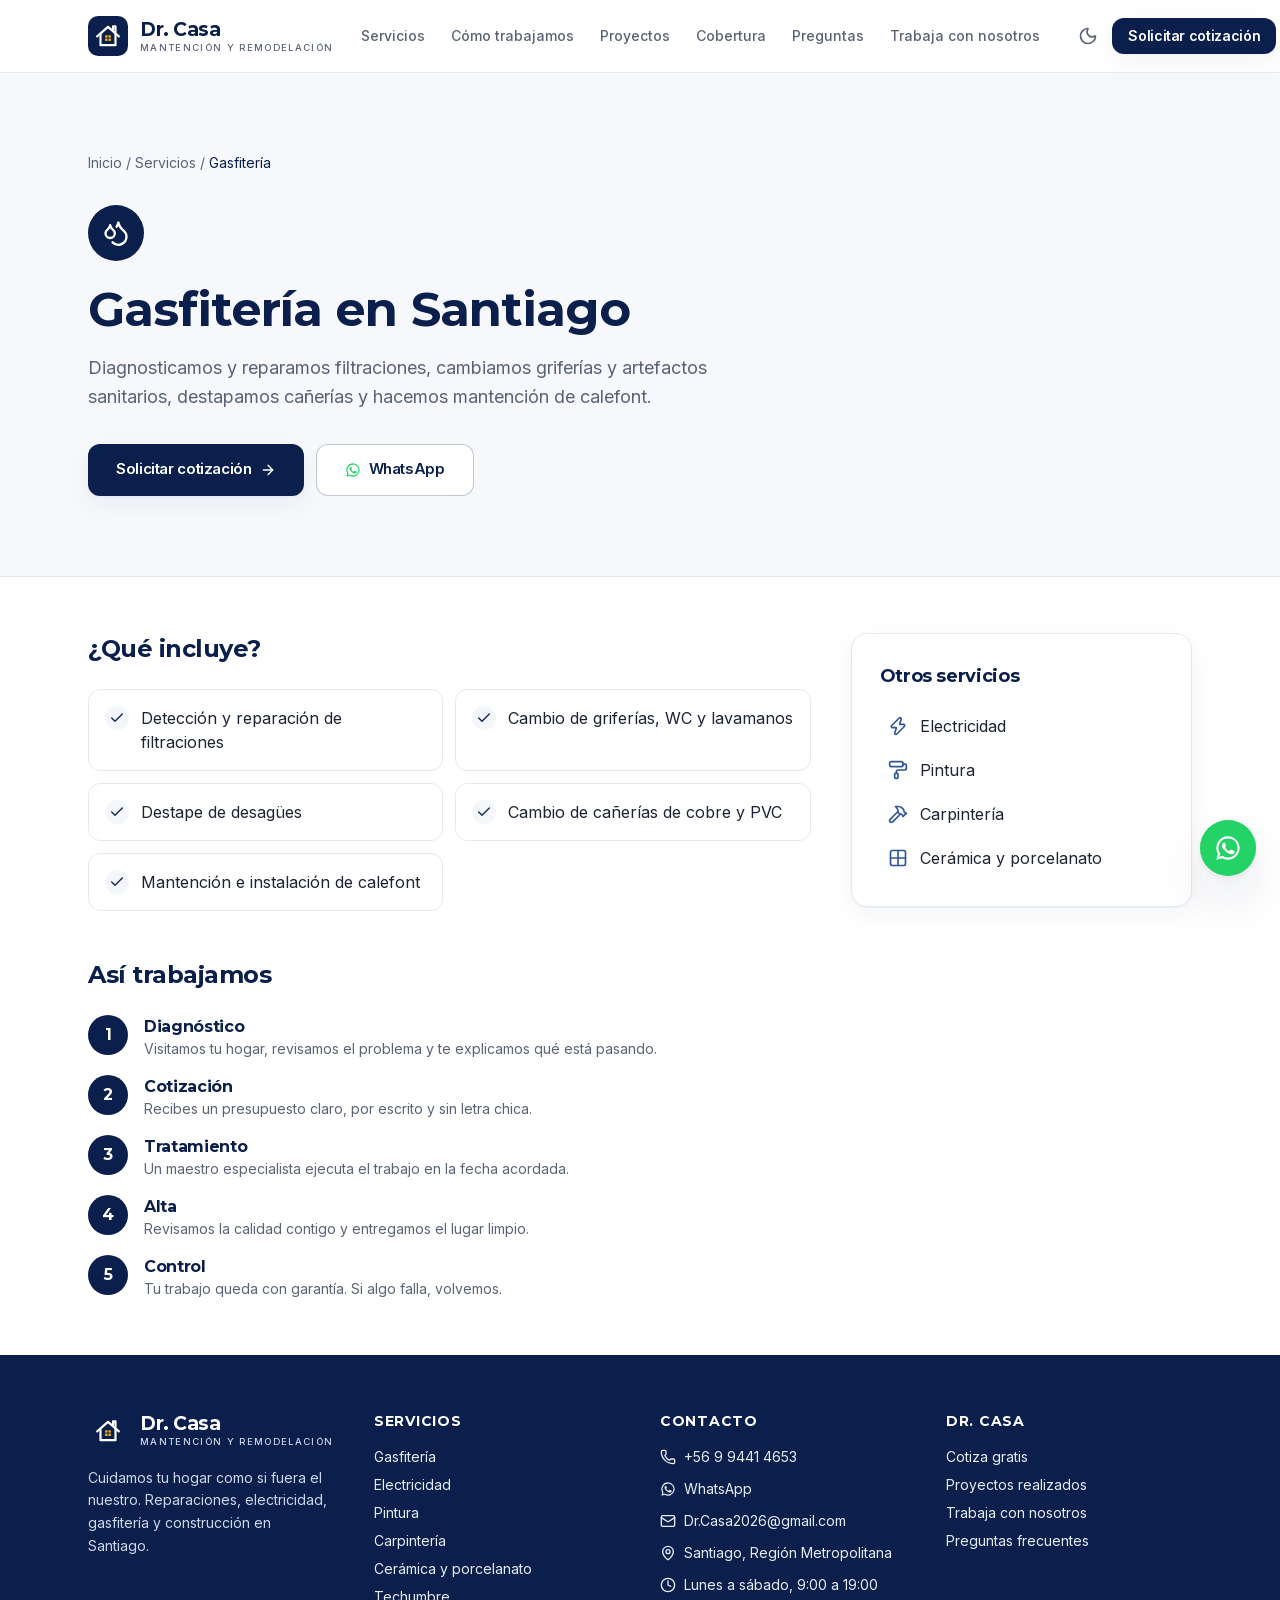
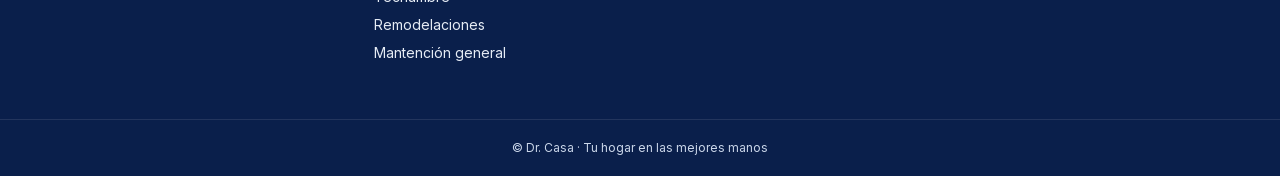
<file: servicios/gasfiteria/index.html>
<!DOCTYPE html><html lang="es-CL" class="MOT0tq_variable z9v-Mq_variable"><head><meta charSet="utf-8"/><meta name="viewport" content="width=device-width, initial-scale=1"/><link rel="preload" href="/_next/static/media/07c7676b89ed2778-s.p.2bn3s6zvc0dyp.woff2" as="font" crossorigin="" type="font/woff2"/><link rel="preload" href="/_next/static/media/65341aea9fb91af5-s.p.1dqa_6e_ad4sj.woff2" as="font" crossorigin="" type="font/woff2"/><link rel="stylesheet" href="/_next/static/chunks/107nrjr_bahgp.css" data-precedence="next"/><link rel="preload" as="script" fetchPriority="low" href="/_next/static/chunks/3be5ypa669k_3.js"/><script src="/_next/static/chunks/1k2w3nq2-wg_-.js" async=""></script><script src="/_next/static/chunks/3jn_x8ihwq16e.js" async=""></script><script src="/_next/static/chunks/2wsaspdyfxyeh.js" async=""></script><script src="/_next/static/chunks/turbopack-2u1d16houkiyo.js" async=""></script><script src="/_next/static/chunks/3apouaeb7wl-a.js" async=""></script><script src="/_next/static/chunks/06d-5nusxsw-a.js" async=""></script><script src="/_next/static/chunks/2tbzr5yfnbe_p.js" async=""></script><script src="/_next/static/chunks/1mpfzkxdqjrt-.js" async=""></script><meta name="theme-color" content="#ffffff" media="(prefers-color-scheme: light)"/><meta name="theme-color" content="#0a1020" media="(prefers-color-scheme: dark)"/><title>Gasfitería en Santiago | Dr. Casa</title><meta name="description" content="Diagnosticamos y reparamos filtraciones, cambiamos griferías y artefactos sanitarios, destapamos cañerías y hacemos mantención de calefont."/><meta name="keywords" content="maestro a domicilio,gasfiter Santiago,electricista Santiago,remodelación de baños,pintor Santiago,mantención del hogar"/><link rel="canonical" href="https://drcasa.cl/servicios/gasfiteria/"/><meta property="og:title" content="Gasfitería en Santiago | Dr. Casa"/><meta property="og:description" content="Diagnosticamos y reparamos filtraciones, cambiamos griferías y artefactos sanitarios, destapamos cañerías y hacemos mantención de calefont."/><meta property="og:site_name" content="Dr. Casa"/><meta property="og:locale" content="es_CL"/><meta property="og:image" content="https://drcasa.cl/img/afiche.jpg"/><meta property="og:image:width" content="1200"/><meta property="og:image:height" content="800"/><meta property="og:image:alt" content="Tu hogar en las mejores manos"/><meta property="og:type" content="website"/><meta name="twitter:card" content="summary_large_image"/><meta name="twitter:title" content="Gasfitería en Santiago | Dr. Casa"/><meta name="twitter:description" content="Diagnosticamos y reparamos filtraciones, cambiamos griferías y artefactos sanitarios, destapamos cañerías y hacemos mantención de calefont."/><meta name="twitter:image" content="https://drcasa.cl/img/afiche.jpg"/><meta name="twitter:image:alt" content="Tu hogar en las mejores manos"/><meta name="twitter:image:width" content="1200"/><meta name="twitter:image:height" content="800"/><link rel="icon" href="/icon.svg"/><link rel="apple-touch-icon" href="/marca/isotipo.png"/><meta name="next-size-adjust" content=""/><script>try{var t=localStorage.getItem('tema');if(t==='oscuro')document.documentElement.classList.add('dark')}catch(e){}</script><script src="/_next/static/chunks/0cz1d0mv5g_q7.js" noModule=""></script></head><body class="min-h-dvh"><div hidden=""><!--$--><!--/$--></div><script type="application/ld+json">{"@context":"https://schema.org","@type":"HomeAndConstructionBusiness","name":"Dr. Casa","description":"Mantención y Remodelación de Hogar. Tu hogar en las mejores manos.","url":"https://drcasa.cl","logo":"https://drcasa.cl/marca/logo.png","image":"https://drcasa.cl/img/afiche.jpg","telephone":"+56994414653","email":"Dr.Casa2026@gmail.com","address":{"@type":"PostalAddress","addressLocality":"Santiago","addressRegion":"Región Metropolitana","addressCountry":"CL"},"areaServed":[{"@type":"City","name":"Santiago"},{"@type":"City","name":"Providencia"},{"@type":"City","name":"Ñuñoa"},{"@type":"City","name":"Las Condes"},{"@type":"City","name":"Vitacura"},{"@type":"City","name":"Lo Barnechea"},{"@type":"City","name":"La Reina"},{"@type":"City","name":"Peñalolén"},{"@type":"City","name":"Macul"},{"@type":"City","name":"La Florida"},{"@type":"City","name":"Puente Alto"},{"@type":"City","name":"San Miguel"},{"@type":"City","name":"San Joaquín"},{"@type":"City","name":"La Cisterna"},{"@type":"City","name":"Maipú"},{"@type":"City","name":"Estación Central"},{"@type":"City","name":"Recoleta"},{"@type":"City","name":"Independencia"},{"@type":"City","name":"Huechuraba"},{"@type":"City","name":"Quilicura"}],"openingHours":["Mo-Sa 09:00-19:00"],"priceRange":"$$","hasOfferCatalog":{"@type":"OfferCatalog","name":"Servicios","itemListElement":[{"@type":"Offer","itemOffered":{"@type":"Service","name":"Gasfitería","description":"Filtraciones, griferías, WC, calefont y destapes."}},{"@type":"Offer","itemOffered":{"@type":"Service","name":"Electricidad","description":"Enchufes, iluminación, tableros y fallas eléctricas."}},{"@type":"Offer","itemOffered":{"@type":"Service","name":"Pintura","description":"Interior, exterior, empaste y tratamiento de humedad."}},{"@type":"Offer","itemOffered":{"@type":"Service","name":"Carpintería","description":"Puertas, muebles, closets, pisos y terrazas."}},{"@type":"Offer","itemOffered":{"@type":"Service","name":"Cerámica y porcelanato","description":"Instalación en pisos, muros, baños y cocinas."}},{"@type":"Offer","itemOffered":{"@type":"Service","name":"Techumbre","description":"Goteras, canaletas, cubiertas e impermeabilización."}},{"@type":"Offer","itemOffered":{"@type":"Service","name":"Remodelaciones","description":"Baños, cocinas, ampliaciones y tabiquería."}},{"@type":"Offer","itemOffered":{"@type":"Service","name":"Mantención general","description":"Arreglos varios y mantención preventiva del hogar."}}]},"sameAs":[]}</script><a href="#contenido" class="sr-only focus:not-sr-only focus:fixed focus:top-2 focus:left-2 focus:z-50 focus:rounded-lg focus:bg-superficie focus:px-4 focus:py-2">Saltar al contenido</a><header class="sticky top-0 z-40 border-b border-borde bg-superficie/90 backdrop-blur-md"><div class="mx-auto flex h-[72px] max-w-6xl items-center justify-between gap-4 px-4 sm:px-6"><a aria-label="Dr. Casa, ir al inicio" href="/"><span class="flex items-center gap-3"><svg viewBox="0 0 48 48" class="size-10 shrink-0" role="img" aria-label="Dr. Casa"><rect width="48" height="48" rx="12" fill="#0A1F4B"></rect><g fill="none" stroke="#fff" stroke-width="2.6" stroke-linecap="round" stroke-linejoin="round"><path d="M11 24.5 24 13l13 11.5"></path><path d="M15 21.5V35h18V21.5"></path><path d="M30 16.5V12.5h3v6.6"></path></g><rect x="20.5" y="23" width="7" height="7" rx="1" fill="#F5B400"></rect><path d="M24 23v7M20.5 26.5h7" stroke="#0A1F4B" stroke-width="1.2"></path></svg><span class="leading-none"><span class="block font-titulo text-[19px] font-bold tracking-tight text-titulo">Dr. Casa</span><span class="mt-1 block text-[9.5px] font-medium tracking-[0.14em] whitespace-nowrap uppercase text-texto-suave">Mantención y remodelación</span></span></span></a><nav class="hidden items-center gap-0.5 xl:flex" aria-label="Principal"><a class="whitespace-nowrap rounded-full px-3 py-2 text-sm font-medium text-texto-suave transition-colors hover:text-titulo" href="/#servicios">Servicios</a><a class="whitespace-nowrap rounded-full px-3 py-2 text-sm font-medium text-texto-suave transition-colors hover:text-titulo" href="/#como-trabajamos">Cómo trabajamos</a><a class="whitespace-nowrap rounded-full px-3 py-2 text-sm font-medium text-texto-suave transition-colors hover:text-titulo" href="/proyectos/">Proyectos</a><a class="whitespace-nowrap rounded-full px-3 py-2 text-sm font-medium text-texto-suave transition-colors hover:text-titulo" href="/#cobertura">Cobertura</a><a class="whitespace-nowrap rounded-full px-3 py-2 text-sm font-medium text-texto-suave transition-colors hover:text-titulo" href="/#preguntas">Preguntas</a><a class="whitespace-nowrap rounded-full px-3 py-2 text-sm font-medium text-texto-suave transition-colors hover:text-titulo" href="/trabaja-con-nosotros/">Trabaja con nosotros</a></nav><div class="flex items-center gap-1"><button type="button" class="grid size-10 place-items-center rounded-full text-texto-suave transition-colors hover:bg-fondo-alt hover:text-titulo" aria-label="Cambiar entre modo claro y oscuro"><svg xmlns="http://www.w3.org/2000/svg" width="24" height="24" viewBox="0 0 24 24" fill="none" stroke="currentColor" stroke-width="2" stroke-linecap="round" stroke-linejoin="round" class="lucide lucide-sun hidden size-5 dark:block" aria-hidden="true"><circle cx="12" cy="12" r="4"></circle><path d="M12 2v2"></path><path d="M12 20v2"></path><path d="m4.93 4.93 1.41 1.41"></path><path d="m17.66 17.66 1.41 1.41"></path><path d="M2 12h2"></path><path d="M20 12h2"></path><path d="m6.34 17.66-1.41 1.41"></path><path d="m19.07 4.93-1.41 1.41"></path></svg><svg xmlns="http://www.w3.org/2000/svg" width="24" height="24" viewBox="0 0 24 24" fill="none" stroke="currentColor" stroke-width="2" stroke-linecap="round" stroke-linejoin="round" class="lucide lucide-moon size-5 dark:hidden" aria-hidden="true"><path d="M20.985 12.486a9 9 0 1 1-9.473-9.472c.405-.022.617.46.402.803a6 6 0 0 0 8.268 8.268c.344-.215.825-.004.803.401"></path></svg></button><a class="items-center justify-center gap-2 whitespace-nowrap rounded-xl font-semibold tracking-tight transition-all duration-200 disabled:pointer-events-none disabled:opacity-60 active:scale-[0.98] [&amp;_svg]:size-4 [&amp;_svg]:shrink-0 bg-primario text-fondo shadow-suave hover:bg-primario-hover hover:shadow-elevada h-9 px-4 text-sm hidden sm:inline-flex" href="/cotizar/">Solicitar cotización</a><button type="button" class="grid size-10 place-items-center rounded-full xl:hidden" aria-expanded="false" aria-controls="menu-movil" aria-label="Abrir menú"><svg xmlns="http://www.w3.org/2000/svg" width="24" height="24" viewBox="0 0 24 24" fill="none" stroke="currentColor" stroke-width="2" stroke-linecap="round" stroke-linejoin="round" class="lucide lucide-menu size-6" aria-hidden="true"><path d="M4 5h16"></path><path d="M4 12h16"></path><path d="M4 19h16"></path></svg></button></div></div></header><main id="contenido"><section class="border-b border-borde bg-fondo-alt"><div class="mx-auto w-full max-w-6xl px-4 sm:px-6 py-14 sm:py-20"><nav aria-label="Ruta" class="mb-8 text-sm text-texto-suave"><a class="hover:text-titulo" href="/">Inicio</a> /<!-- --> <a class="hover:text-titulo" href="/#servicios">Servicios</a> / <span class="text-titulo">Gasfitería</span></nav><span class="grid size-14 place-items-center rounded-full bg-primario text-fondo"><svg xmlns="http://www.w3.org/2000/svg" width="24" height="24" viewBox="0 0 24 24" fill="none" stroke="currentColor" stroke-width="2" stroke-linecap="round" stroke-linejoin="round" class="lucide lucide-droplets size-7" aria-hidden="true"><path d="M7 16.3c2.2 0 4-1.83 4-4.05 0-1.16-.57-2.26-1.71-3.19S7.29 6.75 7 5.3c-.29 1.45-1.14 2.84-2.29 3.76S3 11.1 3 12.25c0 2.22 1.8 4.05 4 4.05z"></path><path d="M12.56 6.6A10.97 10.97 0 0 0 14 3.02c.5 2.5 2 4.9 4 6.5s3 3.5 3 5.5a6.98 6.98 0 0 1-11.91 4.97"></path></svg></span><h1 class="mt-6 text-4xl font-bold sm:text-5xl">Gasfitería<!-- --> en <!-- -->Santiago</h1><p class="mt-5 max-w-2xl text-lg leading-relaxed text-texto-suave">Diagnosticamos y reparamos filtraciones, cambiamos griferías y artefactos sanitarios, destapamos cañerías y hacemos mantención de calefont.</p><div class="mt-8 flex flex-col gap-3 sm:flex-row"><a class="inline-flex items-center justify-center gap-2 whitespace-nowrap rounded-xl font-semibold tracking-tight transition-all duration-200 disabled:pointer-events-none disabled:opacity-60 active:scale-[0.98] [&amp;_svg]:size-4 [&amp;_svg]:shrink-0 bg-primario text-fondo shadow-suave hover:bg-primario-hover hover:shadow-elevada h-13 px-7 text-[15px]" href="/cotizar/?servicio=gasfiteria">Solicitar cotización <svg xmlns="http://www.w3.org/2000/svg" width="24" height="24" viewBox="0 0 24 24" fill="none" stroke="currentColor" stroke-width="2" stroke-linecap="round" stroke-linejoin="round" class="lucide lucide-arrow-right" aria-hidden="true"><path d="M5 12h14"></path><path d="m12 5 7 7-7 7"></path></svg></a><a href="https://wa.me/56994414653?text=Hola%20Dr.%20Casa%2C%20necesito%20un%20servicio%20de%20gasfiter%C3%ADa." target="_blank" rel="noopener" class="inline-flex items-center justify-center gap-2 whitespace-nowrap rounded-xl font-semibold tracking-tight transition-all duration-200 disabled:pointer-events-none disabled:opacity-60 active:scale-[0.98] [&amp;_svg]:size-4 [&amp;_svg]:shrink-0 border border-primario/25 bg-superficie text-primario hover:border-primario hover:bg-fondo-alt h-13 px-7 text-[15px]"><svg viewBox="0 0 24 24" fill="currentColor" class="size-5 text-whatsapp" aria-hidden="true"><path d="M12 2a10 10 0 0 0-8.6 15.1L2 22l5-1.3A10 10 0 1 0 12 2Zm0 18.2a8.2 8.2 0 0 1-4.2-1.2l-.3-.2-3 .8.8-2.9-.2-.3A8.2 8.2 0 1 1 12 20.2Zm4.5-6.1c-.2-.1-1.5-.7-1.7-.8-.2-.1-.4-.1-.6.1l-.8 1c-.1.2-.3.2-.5.1a6.7 6.7 0 0 1-3.3-2.9c-.3-.4.2-.4.7-1.4.1-.2 0-.3 0-.5l-.8-1.8c-.2-.5-.4-.4-.6-.4h-.5a1 1 0 0 0-.7.3 3 3 0 0 0-.9 2.2 5.2 5.2 0 0 0 1.1 2.7 11.8 11.8 0 0 0 4.5 4c1.7.7 2.4.8 3.2.6a2.8 2.8 0 0 0 1.8-1.3 2.3 2.3 0 0 0 .2-1.3c-.1-.2-.3-.2-.6-.4Z"></path></svg> WhatsApp</a></div></div></section><div class="mx-auto w-full max-w-6xl px-4 sm:px-6 grid gap-10 py-14 lg:grid-cols-3"><div class="lg:col-span-2"><h2 class="text-2xl font-bold">¿Qué incluye?</h2><ul class="mt-6 grid gap-3 sm:grid-cols-2"><li class="flex items-start gap-3 rounded-xl border border-borde bg-superficie p-4"><span class="grid size-6 shrink-0 place-items-center rounded-full bg-marca-50 text-marca-800 dark:bg-marca-900/60 dark:text-marca-200"><svg xmlns="http://www.w3.org/2000/svg" width="24" height="24" viewBox="0 0 24 24" fill="none" stroke="currentColor" stroke-width="2" stroke-linecap="round" stroke-linejoin="round" class="lucide lucide-check size-4" aria-hidden="true"><path d="M20 6 9 17l-5-5"></path></svg></span>Detección y reparación de filtraciones</li><li class="flex items-start gap-3 rounded-xl border border-borde bg-superficie p-4"><span class="grid size-6 shrink-0 place-items-center rounded-full bg-marca-50 text-marca-800 dark:bg-marca-900/60 dark:text-marca-200"><svg xmlns="http://www.w3.org/2000/svg" width="24" height="24" viewBox="0 0 24 24" fill="none" stroke="currentColor" stroke-width="2" stroke-linecap="round" stroke-linejoin="round" class="lucide lucide-check size-4" aria-hidden="true"><path d="M20 6 9 17l-5-5"></path></svg></span>Cambio de griferías, WC y lavamanos</li><li class="flex items-start gap-3 rounded-xl border border-borde bg-superficie p-4"><span class="grid size-6 shrink-0 place-items-center rounded-full bg-marca-50 text-marca-800 dark:bg-marca-900/60 dark:text-marca-200"><svg xmlns="http://www.w3.org/2000/svg" width="24" height="24" viewBox="0 0 24 24" fill="none" stroke="currentColor" stroke-width="2" stroke-linecap="round" stroke-linejoin="round" class="lucide lucide-check size-4" aria-hidden="true"><path d="M20 6 9 17l-5-5"></path></svg></span>Destape de desagües</li><li class="flex items-start gap-3 rounded-xl border border-borde bg-superficie p-4"><span class="grid size-6 shrink-0 place-items-center rounded-full bg-marca-50 text-marca-800 dark:bg-marca-900/60 dark:text-marca-200"><svg xmlns="http://www.w3.org/2000/svg" width="24" height="24" viewBox="0 0 24 24" fill="none" stroke="currentColor" stroke-width="2" stroke-linecap="round" stroke-linejoin="round" class="lucide lucide-check size-4" aria-hidden="true"><path d="M20 6 9 17l-5-5"></path></svg></span>Cambio de cañerías de cobre y PVC</li><li class="flex items-start gap-3 rounded-xl border border-borde bg-superficie p-4"><span class="grid size-6 shrink-0 place-items-center rounded-full bg-marca-50 text-marca-800 dark:bg-marca-900/60 dark:text-marca-200"><svg xmlns="http://www.w3.org/2000/svg" width="24" height="24" viewBox="0 0 24 24" fill="none" stroke="currentColor" stroke-width="2" stroke-linecap="round" stroke-linejoin="round" class="lucide lucide-check size-4" aria-hidden="true"><path d="M20 6 9 17l-5-5"></path></svg></span>Mantención e instalación de calefont</li></ul><h2 class="mt-12 text-2xl font-bold">Así trabajamos</h2><ol class="mt-6 grid gap-4"><li class="flex gap-4"><span class="grid size-10 shrink-0 place-items-center rounded-full bg-primario font-titulo font-bold text-white">1</span><div><h3 class="font-bold">Diagnóstico</h3><p class="text-sm text-texto-suave">Visitamos tu hogar, revisamos el problema y te explicamos qué está pasando.</p></div></li><li class="flex gap-4"><span class="grid size-10 shrink-0 place-items-center rounded-full bg-primario font-titulo font-bold text-white">2</span><div><h3 class="font-bold">Cotización</h3><p class="text-sm text-texto-suave">Recibes un presupuesto claro, por escrito y sin letra chica.</p></div></li><li class="flex gap-4"><span class="grid size-10 shrink-0 place-items-center rounded-full bg-primario font-titulo font-bold text-white">3</span><div><h3 class="font-bold">Tratamiento</h3><p class="text-sm text-texto-suave">Un maestro especialista ejecuta el trabajo en la fecha acordada.</p></div></li><li class="flex gap-4"><span class="grid size-10 shrink-0 place-items-center rounded-full bg-primario font-titulo font-bold text-white">4</span><div><h3 class="font-bold">Alta</h3><p class="text-sm text-texto-suave">Revisamos la calidad contigo y entregamos el lugar limpio.</p></div></li><li class="flex gap-4"><span class="grid size-10 shrink-0 place-items-center rounded-full bg-primario font-titulo font-bold text-white">5</span><div><h3 class="font-bold">Control</h3><p class="text-sm text-texto-suave">Tu trabajo queda con garantía. Si algo falla, volvemos.</p></div></li></ol></div><aside><div class="rounded-2xl border border-borde bg-superficie p-7 shadow-suave"><h2 class="text-lg font-bold">Otros servicios</h2><ul class="mt-4 grid gap-1"><li><a class="flex items-center gap-3 rounded-xl p-2 hover:bg-fondo-alt" href="/servicios/electricidad/"><svg xmlns="http://www.w3.org/2000/svg" width="24" height="24" viewBox="0 0 24 24" fill="none" stroke="currentColor" stroke-width="2" stroke-linecap="round" stroke-linejoin="round" class="lucide lucide-zap size-5 text-acento" aria-hidden="true"><path d="M15.914 4a1.5 1.5 0 00-2.474-1.561l-9 9A1.5 1.5 0 005.5 14h4.002a.5.5 0 01.471.666L8.086 20a1.5 1.5 0 002.475 1.56l9-9A1.5 1.5 0 0018.5 10h-3.997a.5.5 0 01-.472-.667z"></path></svg> <!-- -->Electricidad</a></li><li><a class="flex items-center gap-3 rounded-xl p-2 hover:bg-fondo-alt" href="/servicios/pintura/"><svg xmlns="http://www.w3.org/2000/svg" width="24" height="24" viewBox="0 0 24 24" fill="none" stroke="currentColor" stroke-width="2" stroke-linecap="round" stroke-linejoin="round" class="lucide lucide-paint-roller size-5 text-acento" aria-hidden="true"><rect width="16" height="6" x="2" y="2" rx="2"></rect><path d="M10 16v-2a2 2 0 0 1 2-2h8a2 2 0 0 0 2-2V7a2 2 0 0 0-2-2h-2"></path><rect width="4" height="6" x="8" y="16" rx="1"></rect></svg> <!-- -->Pintura</a></li><li><a class="flex items-center gap-3 rounded-xl p-2 hover:bg-fondo-alt" href="/servicios/carpinteria/"><svg xmlns="http://www.w3.org/2000/svg" width="24" height="24" viewBox="0 0 24 24" fill="none" stroke="currentColor" stroke-width="2" stroke-linecap="round" stroke-linejoin="round" class="lucide lucide-hammer size-5 text-acento" aria-hidden="true"><path d="m15 12-9.373 9.373a1 1 0 0 1-3.001-3L12 9"></path><path d="m18 15 4-4"></path><path d="m21.5 11.5-1.914-1.914A2 2 0 0 1 19 8.172v-.344a2 2 0 0 0-.586-1.414l-1.657-1.657A6 6 0 0 0 12.516 3H9l1.243 1.243A6 6 0 0 1 12 8.485V10l2 2h1.172a2 2 0 0 1 1.414.586L18.5 14.5"></path></svg> <!-- -->Carpintería</a></li><li><a class="flex items-center gap-3 rounded-xl p-2 hover:bg-fondo-alt" href="/servicios/ceramica/"><svg xmlns="http://www.w3.org/2000/svg" width="24" height="24" viewBox="0 0 24 24" fill="none" stroke="currentColor" stroke-width="2" stroke-linecap="round" stroke-linejoin="round" class="lucide lucide-grid-2x2 lucide-grid-2-x-2 size-5 text-acento" aria-hidden="true"><path d="M12 3v18"></path><path d="M3 12h18"></path><rect x="3" y="3" width="18" height="18" rx="2"></rect></svg> <!-- -->Cerámica y porcelanato</a></li></ul></div></aside></div><!--$--><!--/$--></main><footer class="bg-marca-900 text-marca-100 dark:bg-marca-950"><div class="mx-auto grid max-w-6xl gap-10 px-4 py-14 sm:px-6 md:grid-cols-2 lg:grid-cols-4"><div><span class="flex items-center gap-3"><svg viewBox="0 0 48 48" class="size-10 shrink-0" role="img" aria-label="Dr. Casa"><rect width="48" height="48" rx="12" fill="#0A1F4B"></rect><g fill="none" stroke="#fff" stroke-width="2.6" stroke-linecap="round" stroke-linejoin="round"><path d="M11 24.5 24 13l13 11.5"></path><path d="M15 21.5V35h18V21.5"></path><path d="M30 16.5V12.5h3v6.6"></path></g><rect x="20.5" y="23" width="7" height="7" rx="1" fill="#F5B400"></rect><path d="M24 23v7M20.5 26.5h7" stroke="#0A1F4B" stroke-width="1.2"></path></svg><span class="leading-none"><span class="block font-titulo text-[19px] font-bold tracking-tight text-white">Dr. Casa</span><span class="mt-1 block text-[9.5px] font-medium tracking-[0.14em] whitespace-nowrap uppercase text-marca-200">Mantención y remodelación</span></span></span><p class="mt-4 text-sm leading-relaxed text-marca-200">Cuidamos tu hogar como si fuera el nuestro<!-- -->. Reparaciones, electricidad, gasfitería y construcción en <!-- -->Santiago<!-- -->.</p></div><div><h2 class="mb-4 text-sm font-bold uppercase tracking-wider text-white">Servicios</h2><ul class="grid gap-2 text-sm"><li><a class="hover:text-white" href="/servicios/gasfiteria/">Gasfitería</a></li><li><a class="hover:text-white" href="/servicios/electricidad/">Electricidad</a></li><li><a class="hover:text-white" href="/servicios/pintura/">Pintura</a></li><li><a class="hover:text-white" href="/servicios/carpinteria/">Carpintería</a></li><li><a class="hover:text-white" href="/servicios/ceramica/">Cerámica y porcelanato</a></li><li><a class="hover:text-white" href="/servicios/techumbre/">Techumbre</a></li><li><a class="hover:text-white" href="/servicios/remodelaciones/">Remodelaciones</a></li><li><a class="hover:text-white" href="/servicios/mantencion-general/">Mantención general</a></li></ul></div><div><h2 class="mb-4 text-sm font-bold uppercase tracking-wider text-white">Contacto</h2><ul class="grid gap-3 text-sm"><li><a href="tel:+56994414653" class="flex items-center gap-2 hover:text-white"><svg xmlns="http://www.w3.org/2000/svg" width="24" height="24" viewBox="0 0 24 24" fill="none" stroke="currentColor" stroke-width="2" stroke-linecap="round" stroke-linejoin="round" class="lucide lucide-phone size-4" aria-hidden="true"><path d="M13.832 16.568a1 1 0 0 0 1.213-.303l.355-.465A2 2 0 0 1 17 15h3a2 2 0 0 1 2 2v3a2 2 0 0 1-2 2A18 18 0 0 1 2 4a2 2 0 0 1 2-2h3a2 2 0 0 1 2 2v3a2 2 0 0 1-.8 1.6l-.468.351a1 1 0 0 0-.292 1.233 14 14 0 0 0 6.392 6.384"></path></svg> <!-- -->+56 9 9441 4653</a></li><li><a href="https://wa.me/56994414653?text=Hola%20Dr.%20Casa%2C%20quiero%20cotizar%20un%20trabajo%20para%20mi%20hogar." target="_blank" rel="noopener" class="flex items-center gap-2 hover:text-white"><svg viewBox="0 0 24 24" fill="currentColor" class="size-4" aria-hidden="true"><path d="M12 2a10 10 0 0 0-8.6 15.1L2 22l5-1.3A10 10 0 1 0 12 2Zm0 18.2a8.2 8.2 0 0 1-4.2-1.2l-.3-.2-3 .8.8-2.9-.2-.3A8.2 8.2 0 1 1 12 20.2Zm4.5-6.1c-.2-.1-1.5-.7-1.7-.8-.2-.1-.4-.1-.6.1l-.8 1c-.1.2-.3.2-.5.1a6.7 6.7 0 0 1-3.3-2.9c-.3-.4.2-.4.7-1.4.1-.2 0-.3 0-.5l-.8-1.8c-.2-.5-.4-.4-.6-.4h-.5a1 1 0 0 0-.7.3 3 3 0 0 0-.9 2.2 5.2 5.2 0 0 0 1.1 2.7 11.8 11.8 0 0 0 4.5 4c1.7.7 2.4.8 3.2.6a2.8 2.8 0 0 0 1.8-1.3 2.3 2.3 0 0 0 .2-1.3c-.1-.2-.3-.2-.6-.4Z"></path></svg> WhatsApp</a></li><li><a href="mailto:Dr.Casa2026@gmail.com" class="flex items-center gap-2 break-all hover:text-white"><svg xmlns="http://www.w3.org/2000/svg" width="24" height="24" viewBox="0 0 24 24" fill="none" stroke="currentColor" stroke-width="2" stroke-linecap="round" stroke-linejoin="round" class="lucide lucide-mail size-4 shrink-0" aria-hidden="true"><path d="m22 7-8.991 5.727a2 2 0 0 1-2.009 0L2 7"></path><rect x="2" y="4" width="20" height="16" rx="2"></rect></svg> <!-- -->Dr.Casa2026@gmail.com</a></li><li class="flex items-center gap-2"><svg xmlns="http://www.w3.org/2000/svg" width="24" height="24" viewBox="0 0 24 24" fill="none" stroke="currentColor" stroke-width="2" stroke-linecap="round" stroke-linejoin="round" class="lucide lucide-map-pin size-4" aria-hidden="true"><path d="M20 10c0 4.993-5.539 10.193-7.399 11.799a1 1 0 0 1-1.202 0C9.539 20.193 4 14.993 4 10a8 8 0 0 1 16 0"></path><circle cx="12" cy="10" r="3"></circle></svg> <!-- -->Santiago<!-- -->, <!-- -->Región Metropolitana</li><li class="flex items-center gap-2"><svg xmlns="http://www.w3.org/2000/svg" width="24" height="24" viewBox="0 0 24 24" fill="none" stroke="currentColor" stroke-width="2" stroke-linecap="round" stroke-linejoin="round" class="lucide lucide-clock size-4" aria-hidden="true"><circle cx="12" cy="12" r="10"></circle><path d="M12 6v6l4 2"></path></svg> <!-- -->Lunes a sábado, 9:00 a 19:00</li></ul></div><div><h2 class="mb-4 text-sm font-bold uppercase tracking-wider text-white">Dr. Casa</h2><ul class="grid gap-2 text-sm"><li><a class="hover:text-white" href="/cotizar/">Cotiza gratis</a></li><li><a class="hover:text-white" href="/proyectos/">Proyectos realizados</a></li><li><a class="hover:text-white" href="/trabaja-con-nosotros/">Trabaja con nosotros</a></li><li><a class="hover:text-white" href="/#preguntas">Preguntas frecuentes</a></li></ul></div></div><div class="border-t border-white/10 py-5 text-center text-xs text-marca-200">© <!-- -->Dr. Casa<!-- --> · <!-- -->Tu hogar en las mejores manos</div></footer><a href="https://wa.me/56994414653?text=Hola%20Dr.%20Casa%2C%20quiero%20cotizar%20un%20trabajo%20para%20mi%20hogar." target="_blank" rel="noopener" aria-label="Escríbenos por WhatsApp" class="group fixed right-4 bottom-4 z-50 flex items-center gap-2 rounded-full bg-whatsapp p-3.5 text-white shadow-elevada transition-transform hover:scale-105 sm:right-6 sm:bottom-6"><span class="absolute inset-0 -z-10 animate-ping rounded-full bg-whatsapp/40 [animation-iteration-count:3]"></span><svg viewBox="0 0 24 24" fill="currentColor" class="size-7" aria-hidden="true"><path d="M12 2a10 10 0 0 0-8.6 15.1L2 22l5-1.3A10 10 0 1 0 12 2Zm0 18.2a8.2 8.2 0 0 1-4.2-1.2l-.3-.2-3 .8.8-2.9-.2-.3A8.2 8.2 0 1 1 12 20.2Zm4.5-6.1c-.2-.1-1.5-.7-1.7-.8-.2-.1-.4-.1-.6.1l-.8 1c-.1.2-.3.2-.5.1a6.7 6.7 0 0 1-3.3-2.9c-.3-.4.2-.4.7-1.4.1-.2 0-.3 0-.5l-.8-1.8c-.2-.5-.4-.4-.6-.4h-.5a1 1 0 0 0-.7.3 3 3 0 0 0-.9 2.2 5.2 5.2 0 0 0 1.1 2.7 11.8 11.8 0 0 0 4.5 4c1.7.7 2.4.8 3.2.6a2.8 2.8 0 0 0 1.8-1.3 2.3 2.3 0 0 0 .2-1.3c-.1-.2-.3-.2-.6-.4Z"></path></svg><span class="hidden pr-1 text-sm font-semibold sm:group-hover:inline">Escríbenos</span></a><script id="_R_">(globalThis["TURBOPACK"] || (globalThis["TURBOPACK"] = [])).push({"otherChunks":["static/chunks/3be5ypa669k_3.js","static/chunks/1k2w3nq2-wg_-.js","static/chunks/3jn_x8ihwq16e.js","static/chunks/2wsaspdyfxyeh.js"],"runtimeModuleIds":[94553]});</script><script src="/_next/static/chunks/3be5ypa669k_3.js" async=""></script><script>(self.__next_f=self.__next_f||[]).push([0])</script><script>self.__next_f.push([1,"1:\"$Sreact.fragment\"\n2:\"/_next/static/chunks/3apouaeb7wl-a.js\"\n3:I[39756,[\"$2\"],\"default\"]\n4:I[37457,[\"$2\"],\"default\"]\n5:\"/_next/static/chunks/06d-5nusxsw-a.js\"\n6:I[5500,[\"$2\",\"$5\"],\"Image\"]\n7:\"/_next/static/chunks/2tbzr5yfnbe_p.js\"\n8:\"/_next/static/chunks/1mpfzkxdqjrt-.js\"\n9:I[22016,[\"$2\",\"$7\",\"$8\"],\"\"]\n18:\"ViewportBoundary\"\n19:I[97367,[\"$2\"],\"$18\"]\n1b:\"MetadataBoundary\"\n1c:I[97367,[\"$2\"],\"$1b\"]\n1d:\"$Sreact.suspense\"\n1f:I[68027,[\"$2\"],\"default\",1]\n:HL[\"/_next/static/chunks/107nrjr_bahgp.css\",\"style\"]\n:HL[\"/_next/static/media/07c7676b89ed2778-s.p.2bn3s6zvc0dyp.woff2\",\"font\",{\"crossOrigin\":\"\",\"type\":\"font/woff2\"}]\n:HL[\"/_next/static/media/65341aea9fb91af5-s.p.1dqa_6e_ad4sj.woff2\",\"font\",{\"crossOrigin\":\"\",\"type\":\"font/woff2\"}]\nb:T9ca,{\"@context\":\"https://schema.org\",\"@type\":\"HomeAndConstructionBusiness\",\"name\":\"Dr. Casa\",\"description\":\"Mantención y Remodelación de Hogar. Tu hogar en las mejores manos.\",\"url\":\"https://drcasa.cl\",\"logo\":\"https://drcasa.cl/marca/logo.png\",\"image\":\"https://drcasa.cl/img/afiche.jpg\",\"telephone\":\"+56994414653\",\"email\":\"Dr.Casa2026@gmail.com\",\"address\":{\"@type\":\"PostalAddress\",\"addressLocality\":\"Santiago\",\"addressRegion\":\"Región Metropolitana\",\"addressCountry\":\"CL\"},\"areaServed\":[{\"@type\":\"City\",\"name\":\"Santiago\"},{\"@type\":\"City\",\"name\":\"Providencia\"},{\"@type\":\"City\",\"name\":\"Ñuñoa\"},{\"@type\":\"City\",\"name\":\"Las Condes\"},{\"@type\":\"City\",\"name\":\"Vitacura\"},{\"@type\":\"City\",\"name\":\"Lo Barnechea\"},{\"@type\":\"City\",\"name\":\"La Reina\"},{\"@type\":\"City\",\"name\":\"Peñalolén\"},{\"@type\":\"City\",\"name\":\"Macul\"},{\"@type\":\"City\",\"name\":\"La Florida\"},{\"@type\":\"City\",\"name\":\"Puente Alto\"},{\"@type\":\"City\",\"name\":\"San Miguel\"},{\"@type\":\"City\",\"name\":\"San Joaquín\"},{\"@type\":\"City\",\"name\":\"La Cisterna\"},{\"@type\":\"City\",\"name\":\"Maipú\"},{\"@type\":\"City\",\"name\":\"Estación Central\"},{\"@type\":\"City\",\"name\":\"Recoleta\"},{\"@type\":\"City\",\"name\":\"Independencia\"},{\"@type\":\"City\",\"name\":\"Huechuraba\"},{\"@type\":\"City\",\"name\":\"Quilicura\"}],\"openingHours\":[\"Mo-Sa 09:00-19:00\"],\"priceRange\":\"$$\",\"hasOfferCatalog\":{\"@type\":\"OfferCatalog\",\"name\":\"Servicios\",\"itemListElement\":[{\"@type\":\"Offer\",\"itemOffered\":{\"@type\":\"Service\",\"name\":\"Gasfitería\",\"description\":\"Filtraciones, griferías, WC, calefont y destapes.\"}},{\"@type\":\"Offer\",\"itemOffered\":{\"@type\":\"Service\",\"name\":\"Electricidad\",\"description\":\"Enchufes, iluminación, tableros y fallas eléctricas.\"}},{\"@type\":\"Offer\",\"itemOffered\":{\"@type\":\"Service\",\"name\":\"Pintura\",\"description\":\"Interior, exterior, empaste y tratamiento de humedad.\"}},{\"@type\":\"Offer\",\"itemOffered\":{\"@type\":\"Service\",\"name\":\"Carpintería\",\"description\":\"Puertas, muebles, closets, pisos y terrazas.\"}},{\"@type\":\"Offer\",\"itemOffered\":{\"@type\":\"Service\",\"name\":\"Cerámica y porcelanato\",\"description\":\"Instalación en pisos, muros, baños y cocinas.\"}},{\"@type\":\"Offer\",\"itemOffered\":{\"@type\":\"Service\",\"name\":\"Techumbre\",\"description\":\"Goteras, canaletas, cubiertas e impermeabilización.\"}},{\"@type\":\"Offer\",\"itemOffered\":{\"@type\":\"Service\",\"name\":\"Remodelaciones\",\"description\":\"Baños, cocinas, ampliaciones y tabiquería.\"}},{\"@type\":\"Offer\",\"itemOffered\":{\"@type\":\"Service\",\"name\":\"Mantención general\",\"description\":\"Arreglos varios y mantención preventiva del hogar.\"}}]},\"sameAs\":[]}13:X\n16:[[\"children\",{\"s\":\"__PAGE__\",\"h\":512,\"d\":{\"r\":\"$L17\",\"p\":false,\"v\":null}}]]\n14:[[\"children\",{\"s\":{\"n\":\"slug\",\"t\":\"d\",\"k\":\"gasfiteria\",\"s\":[]},\"h\":512,\"d\":{\"r\":\"$L15\",\"p\":false,\"v\":\"$13\"},\"c\":\"$Q16\"}]]\n11:[[\"children\",{\"s\":\"servicios\",\"h\":512,\"d\":{\"r\":\"$L12\",\"p\":false,\"v\":\"$13\"},\"c\":\"$Q14\"}]]\na:[[\"children\",{\"s\":\"(public)\",\"h\":512,\"d\":{\"r\":[\"$\",\"$1\",\"c\",{\"children\":[[[\"$\",\"script\",\"script-0\",{\"src\":\"/_next/static/chunks/2tbzr5yfnbe_p.js\",\"async\":true,\"nonce\":\"$undefined\"}],[\"$\",\"script\",\"script-1\",{\"src\":\"/_next/static/chunks/1mpfzkxdqjrt-.js\",\"async\":true,\"nonce\":\"$undefined\"}]],[[\"$\",\"script\",null,{\"type\":\"application/ld+json\",\"dangerouslySetInnerHTML\":{\"__html\":\"$b\"}}],\"$Lc\",\"$Ld\",\"$Le\",\"$Lf\",\"$L10\"]]}],\"p\":false,\"v\":null},\"c\":\"$Q11\"}]]\n0:{\"P\":null,\"c\":[\"\",\"servicios\",\"gasfiteria\",\"\"],\"q\":\"\",\"i\":false,\"t\":{\"t\":{\"s\":\"\",\"h\":528,\"d\":{\"r\":[\"$\",\"$1\",\"c\",{\"children\":[[[\"$\",\"link\",\"0\",{\"rel\":\"stylesheet\",\"href\":\"/_next/static/chunks/107nrjr_bahgp.css\",\"precedence\":\"next\",\"crossOrigin\":\"$undefined\",\"nonce\":\"$undefined\"}],[\"$\",\"script\",\"script-0\",{\"src\":\"/_next/static/chunks/3apouaeb7wl-a.js\",\"async\":true,\"nonce\":\"$undefined\"}]],[\"$\",\"html\",null,{\"lang\":\"es-CL\",\"className\":\"MOT0tq_variable z9v-Mq_variable\",\"suppressHydrationWarning\":true,\"children\":[[\"$\",\"head\",null,{\"children\":[\"$\",\"script\",null,{\"dangerouslySetInnerHTML\":{\"__html\":\"try{var t=localStorage.getItem('tema');if(t==='oscuro')document.documentElement.classList.add('dark')}catch(e){}\"}}]}],[\"$\",\"body\",null,{\"className\":\"min-h-dvh\",\"children\":[\"$\",\"$L3\",null,{\"parallelRouterKey\":\"children\",\"error\":\"$undefined\",\"errorStyles\":\"$undefined\",\"errorScripts\":\"$undefined\",\"template\":[\"$\",\"$L4\",null,{}],\"templateStyles\":\"$undefined\",\"templateScripts\":\"$undefined\",\"notFound\":[[\"$\",\"main\",null,{\"className\":\"grid min-h-dvh place-items-center px-4 text-center\",\"children\":[\"$\",\"div\",null,{\"children\":[[\"$\",\"$L6\",null,{\"src\":\"/marca/logo.webp\",\"alt\":\"Dr. Casa\",\"width\":140,\"height\":140,\"className\":\"mx-auto\"}],[\"$\",\"h1\",null,{\"className\":\"mt-6 text-3xl font-bold\",\"children\":\"Esta página no existe\"}],[\"$\",\"p\",null,{\"className\":\"mt-2 text-texto-suave\",\"children\":\"Quizás se movió o el enlace está incompleto.\"}],[\"$\",\"$L9\",null,{\"href\":\"/\",\"className\":\"inline-flex items-center justify-center gap-2 whitespace-nowrap rounded-xl font-semibold tracking-tight transition-all duration-200 disabled:pointer-events-none disabled:opacity-60 active:scale-[0.98] [\u0026_svg]:size-4 [\u0026_svg]:shrink-0 bg-primario text-fondo shadow-suave hover:bg-primario-hover hover:shadow-elevada h-11 px-6 text-sm mt-8\",\"children\":\"Volver al inicio\"}]]}]}],[]],\"forbidden\":\"$undefined\",\"unauthorized\":\"$undefined\"}]}]]}]]}],\"p\":false,\"v\":null},\"c\":\"$Qa\"},\"h\":{\"r\":[\"$\",\"$1\",\"h\",{\"children\":[null,[\"$\",\"$L19\",null,{\"children\":\"$L1a\"}],[\"$\",\"$L1c\",null,{\"children\":[[\"$\",\"div\",null,{\"hidden\":true,\"children\":[\"$\",\"$1d\",null,{\"name\":\"Next.Metadata\",\"children\":\"$L1e\"}]}],null]}],[\"$\",\"meta\",null,{\"name\":\"next-size-adjust\",\"content\":\"\"}]]}],\"p\":false,\"v\":null}},\"m\":\"$undefined\",\"G\":[\"$1f\",[[\"$\",\"link\",\"0\",{\"rel\":\"stylesheet\",\"href\":\"/_next/static/chunks/107nrjr_bahgp.css\",\"precedence\":\"next\",\"crossOrigin\":\"$undefined\",\"nonce\":\"$undefined\"}]]],\"S\":true,\"r\":\"$undefined\",\"s\":\"$undefined\",\"a\":\"$undefined\",\"l\":\"$undefined\",\"p\":\"$undefined\",\"d\":\"$undefined\",\"b\":\"VGbSO87ydkDFMy39uEzQy\"}\n20:I[38527,[\"$2\",\"$7\",\"$8\"],\"Encabezado\"]\n21:I[5014,[\"$2\",\"$7\",\"$8\"],\"default\"]\n28:I[97367,[\"$2\"],\"OutletBoundary\"]\nc:[\"$\",\"a\",null,{\"href\":\"#contenido\",\"className\":\"sr-only focus:not-sr-only focus:fixed focus:top-2 focus:left-2 focus:z-50 focus:rounded-lg focus:bg-superficie focus:px-4 focus:py-2\",\"children\":\"Saltar al contenido\"}]\nd:[\"$\",\"$L20\",null,{}]\ne:[\"$\",\"main\",null,{\"id\":\"contenido\",\"children\":[\"$\",\"$L3\",null,{\"parallelRouterKey\":\"children\",\"error\":\"$undefined\",\"errorStyles\":\"$undefined\",\"errorScripts\":\"$undefined\",\"template\":[\"$\",\"$L4\",null,{}],\"templateStyles\":\"$undefined\",\"templateScripts\":\"$undefined\",\"notFound\":[[\"$\",\"main\",null,{\"className\":\"grid min-h-dvh place-items-center px-4 text-center\",\"children\":[\"$\",\"div\",null,{\"children\":[[\"$\",\"$L6\",null,{\"src\":\"/marca/logo.webp\",\"alt\":\"Dr. Casa\",\"width\":140,\"height\":140,\"className\":\"mx-auto\"}],[\"$\",\"h1\",null,{\"className\":\"mt-6 text-3xl font-bold\",\"children\":\"Esta página no existe\"}],[\"$\",\"p\",null,{\"className\":\"mt-2 text-texto-suave\",\"children\":\"Quizás se movió o el enlace está incompleto.\"}],[\"$\",\"$L9\",null,{\"href\":\"/\",\"className\":\"inline-flex items-center justify-center gap-2 whitespace-nowrap rounded-xl font-semibold tracking-tight transition-all duration-200 disabled:pointer-events-none disabled:opacity-60 active:scale-[0.98] [\u0026_svg]:size-4 [\u0026_svg]:shrink-0 bg-primario text-fondo shadow-suave hover:bg-primario-hover hover:shadow-elevada h-11 px-6 text-sm mt-8\",\"children\":\"Volver al inicio\"}]]}]}],[]],\"forbidden\":\"$undefined\",\"unauthorized\":\"$undefined\"}]}]\nf:[\"$\",\"footer\",null,{\"className\":\"bg-marca-900 text-marca-100 dark:bg-marca-950\",\"children\":[[\"$\",\"div\",null,{\"className\":\"mx-auto grid max-w-6xl gap-10 px-4 py-14 sm:px-6 md:grid-cols-2 lg:grid-cols-4\",\"children\":[[\"$\",\"div\",null,{\"children\":[[\"$\",\"span\",null,{\"className\":\"flex items-center gap-3\",\"children\":[[\"$\",\"svg\",null,{\"viewBox\":\"0 0 48 48\",\"className\":\"size-10 shrink-0\",\"role\":\"img\",\"aria-label\":\"Dr. Casa\",\"children\":[[\"$\",\"rect\",null,{\"width\":\"48\",\"height\":\"48\",\"rx\":\"12\",\"fill\":\"#0A1F4B\"}],[\"$\",\"g\",null,{\"fill\":\"none\",\"stroke\":\"#fff\",\"strokeWidth\":\"2.6\",\"strokeLinecap\":\"round\",\"strokeLinejoin\":\"round\",\"children\":[[\"$\",\"path\",null,{\"d\":\"M11 24.5 24 13l13 11.5\"}],[\"$\",\"path\",null,{\"d\":\"M15 21.5V35h18V21.5\"}],[\"$\",\"path\",null,{\"d\":\"M30 16.5V12.5h3v6.6\"}]]}],[\"$\",\"rect\",null,{\"x\":\"20.5\",\"y\":\"23\",\"width\":\"7\",\"height\":\"7\",\"rx\":\"1\",\"fill\":\"#F5B400\"}],[\"$\",\"path\",null,{\"d\":\"M24 23v7M20.5 26.5h7\",\"stroke\":\"#0A1F4B\",\"strokeWidth\":\"1.2\"}]]}],[\"$\",\"span\",null,{\"className\":\"leading-none\",\"children\":[[\"$\",\"span\",null,{\"className\":\"block font-titulo text-[19px] font-bold tracking-tight text-white\",\"children\":\"Dr. Casa\"}],[\"$\",\"span\",null,{\"className\":\"mt-1 block text-[9.5px] font-medium tracking-[0.14em] whitespace-nowrap uppercase text-marca-200\",\"children\":\"Mantención y remodelación\"}]]}]]}],[\"$\",\"p\",null,{\"className\":\"mt-4 text-sm leading-relaxed text-marca-200\",\"children\":[\"Cuidamos tu hogar como si fuera el nuestro\",\". Reparaciones, electricidad, gasfitería y construcción en \",\"Santiago\",\".\"]}]]}],[\"$\",\"div\",null,{\"children\":[[\"$\",\"h2\",null,{\"className\":\"mb-4 text-sm font-bold uppercase tracking-wider text-white\",\"children\":\"Servicios\"}],[\"$\",\"ul\",null,{\"className\":\"grid gap-2 text-sm\",\"children\":[[\"$\",\"li\",\"gasfiteria\",{\"children\":[\"$\",\"$L9\",null,{\"href\":\"/servicios/gasfiteria\",\"className\":\"hover:text-white\",\"children\":\"Gasfitería\"}]}],[\"$\",\"li\",\"electricidad\",{\"children\":[\"$\",\"$L9\",null,{\"href\":\"/servicios/electricidad\",\"className\":\"hover:text-white\",\"children\":\"Electricidad\"}]}],[\"$\",\"li\",\"pintura\",{\"children\":[\"$\",\"$L9\",null,{\"href\":\"/servicios/pintura\",\"className\":\"hover:text-white\",\"children\":\"Pintura\"}]}],[\"$\",\"li\",\"carpinteria\",{\"children\":[\"$\",\"$L9\",null,{\"href\":\"/servicios/carpinteria\",\"className\":\"hover:text-white\",\"children\":\"Carpintería\"}]}],[\"$\",\"li\",\"ceramica\",{\"children\":[\"$\",\"$L9\",null,{\"href\":\"/servicios/ceramica\",\"className\":\"hover:text-white\",\"children\":\"Cerámica y porcelanato\"}]}],[\"$\",\"li\",\"techumbre\",{\"children\":[\"$\",\"$L9\",null,{\"href\":\"/servicios/techumbre\",\"className\":\"hover:text-white\",\"children\":\"Techumbre\"}]}],[\"$\",\"li\",\"remodelaciones\",{\"children\":[\"$\",\"$L9\",null,{\"href\":\"/servicios/remodelaciones\",\"className\":\"hover:text-white\",\"children\":\"Remodelaciones\"}]}],[\"$\",\"li\",\"mantencion-general\",{\"children\":[\"$\",\"$L9\",null,{\"href\":\"/servicios/mantencion-general\",\"className\":\"hover:text-white\",\"children\":\"Mantención general\"}]}]]}]]}],[\"$\",\"div\",null,{\"children\":[[\"$\",\"h2\",null,{\"className\":\"mb-4 text-sm font-bold uppercase tracking-wider text-white\",\"children\":\"Contacto\"}],[\"$\",\"ul\",null,{\"className\":\"grid gap-3 text-sm\",\"children\":[[\"$\",\"li\",null,{\"children\":[\"$\",\"a\",null,{\"href\":\"tel:+56994414653\",\"className\":\"flex items-center gap-2 hover:text-white\",\"children\":[[\"$\",\"$L21\",null,{\"ref\":\"$undefined\",\"icon\":{\"name\":\"phone\",\"size\":24,\"node\":[[\"path\",{\"d\":\"M13.832 16.568a1 1 0 0 0 1.213-.303l.355-.465A2 2 0 0 1 17 15h3a2 2 0 0 1 2 2v3a2 2 0 0 1-2 2A18 18 0 0 1 2 4a2 2 0 0 1 2-2h3a2 2 0 0 1 2 2v3a2 2 0 0 1-.8 1.6l-.468.351a1 1 0 0 0-.292 1.233 14 14 0 0 0 6.392 6.384\",\"key\":\"9njp5v\"}]]},\"className\":\"size-4\"}],\" \",\"+56 9 9441 4653\"]}]}],[\"$\",\"li\",null,{\"children\":[\"$\",\"a\",null,{\"href\":\"https://wa.me/56994414653?text=Hola%20Dr.%20Casa%2C%20quiero%20cotizar%20un%20trabajo%20para%20mi%20hogar.\",\"target\":\"_blank\",\"rel\":\"noopener\",\"className\":\"flex items-center gap-2 hover:text-white\",\"children\":[[\"$\",\"svg\",null,{\"viewBox\":\"0 0 24 24\",\"fill\":\"currentColor\",\"className\":\"size-4\",\"aria-hidden\":true,\"children\":[\"$\",\"path\",null,{\"d\":\"M12 2a10 10 0 0 0-8.6 15.1L2 22l5-1.3A10 10 0 1 0 12 2Zm0 18.2a8.2 8.2 0 0 1-4.2-1.2l-.3-.2-3 .8.8-2.9-.2-.3A8.2 8.2 0 1 1 12 20.2Zm4.5-6.1c-.2-.1-1.5-.7-1.7-.8-.2-.1-.4-.1-.6.1l-.8 1c-.1.2-.3.2-.5.1a6.7 6.7 0 0 1-3.3-2.9c-.3-.4.2-.4.7-1.4.1-.2 0-.3 0-.5l-.8-1.8c-.2-.5-.4-.4-.6-.4h-.5a1 1 0 0 0-.7.3 3 3 0 0 0-.9 2.2 5.2 5.2 0 0 0 1.1 2.7 11.8 11.8 0 0 0 4.5 4c1.7.7 2.4.8 3.2.6a2.8 2.8 0 0 0 1.8-1.3 2.3 2.3 0 0 0 .2-1.3c-.1-.2-.3-.2-.6-.4Z\"}]}],\" WhatsApp\"]}]}],\"$L22\",\"$L23\",\"$L24\"]}]]}],\"$L25\"]}],\"$L26\"]}]\n10:[\"$\",\"a\",null,{\"href\":\"https://wa.me/56994414653?text=Hola%20Dr.%20Casa%2C%20quiero%20cotizar%20un%20trabajo%20para%20mi%20hogar.\",\"target\":\"_blank\",\"rel\":\"noopener\",\"aria-label\":\"Escríbenos por WhatsApp\",\"className\":\"group fixed right-4 bottom-4 z-50 flex items-center gap-2 rounded-full bg-whatsapp p-3.5 text-white shadow-elevada transition-transform hover:scale-105 sm:right-6 sm:bottom-6\",\"children\":[[\"$\",\"span\",null,{\"className\":\"absolute inset-0 -z-10 animate-ping rounded-full bg-whatsapp/40 [animation-iteration-count:3]\"}],[\"$\",\"svg\",null,{\"viewBox\":\"0 0 24 24\",\"fill\":\"currentColor\",\"className\":\"size-7\",\"aria-hidden\":true,\"children\":[\"$\",\"path\",null,{\"d\":\"M12 2a10 10 0 0 0-8.6 15.1L2 22l5-1.3A10 10 0 1 0 12 2Zm0 18.2a8.2 8.2 0 0 1-4.2-1.2l-.3-.2-3 .8.8-2.9-.2-.3A8.2 8.2 0 1 1 12 20.2Zm4.5-6.1c-.2-.1-1.5-.7-1.7-.8-.2-.1-.4-.1-.6.1l-.8 1c-.1.2-.3.2-.5.1a6.7 6.7 0 0 1-3.3-2.9c-.3-.4.2-.4.7-1.4.1-.2 0-.3 0-.5l-.8-1.8c-.2-.5-.4-.4-.6-.4h-.5a1 1 0 0 0-.7.3 3 3 0 0 0-.9 2.2 5.2 5.2 0 0 0 1.1 2.7 11.8 11.8 0 0 0 4.5 4c1.7.7 2.4.8 3.2.6a2.8 2.8 0 0 0 1.8-1.3 2.3 2.3 0 0 0 .2-1.3c-.1-.2-.3-.2-.6-.4Z\"}]}],[\"$\",\"span\",null,{\"className\":\"hidden pr-1 text-sm font-semibold sm:group-hover:inline\",\"children\":\"Escríbenos\"}]]}]\n12:[\"$\",\"$1\",\"c\",{\"children\":[null,[\"$\",\"$L3\",null,{\"parallelRouterKey\":\"children\",\"error\":\"$undefined\",\"errorStyles\":\"$undefined\",\"errorScripts\":\"$undefined\",\"template\":[\"$\",\"$L4\",null,{}],\"templateStyles\":\"$undefined\",\"templateScripts\":\"$undefined\",\"notFound\":\"$undefined\",\"forbidden\":\"$undefined\",\"unauthorized\":\"$undefined\"}]]}]\n15:[\"$\",\"$1\",\"c\",{\"children\":[null,[\"$\",\"$L3\",null,{\"parallelRouterKey\":\"children\",\"error\":\"$undefined\",\"errorStyles\":\"$undefined\",\"errorScripts\":\"$undefined\",\"template\":[\"$\",\"$L4\",null,{}],\"templateStyles\":\"$undefined\",\"templateScripts\":\"$undefined\",\"notFound\":\"$undefined\",\"forbidden\":\"$undefined\",\"unauthorized\":\"$undefined\"}]]}]\n17:[\"$\",\"$1\",\"c\",{\"children\":[\"$L27\",null,[\"$\",\"$L28\",null,{\"children\":[\"$\",\"$1d\",null,{\"name\":\"Next.MetadataOutlet\",\"children\":\"$@29\"}]}]]}]\n13:C\n22:[\"$\",\"li\",null,{\"children\":[\"$\",\"a\",null,{\"href\":\"mailto:Dr.Casa2026@gmail.com\",\"className\":\"flex items-center gap-2 break-all hover:text-white\",\"children\":[[\"$\",\"$L21\",null,{\"ref\":\"$undefined\",\"icon\":{\"name\":\"mail\",\"size\":24,\"node\":[[\"path\",{\"d\":\"m22 7-8.991 5.727a2 2 0 0 1-2.009 0L2 7\",\"key\":\"132q7q\"}],[\"rect\",{\"x\":\"2\",\"y\":\"4\",\"width\":\"20\",\"height\":\"16\",\"rx\":\"2\",\"key\":\"izxlao\"}]]},\"className\":\"size-4 shrink-0\"}],\" \",\"Dr.Casa2026@gmail.com\"]}]}]\n23:[\"$\",\"li\",null,{\"className\":\"flex items-center gap-2\",\"children\":[[\"$\",\"$L21\",null,{\"ref\":\"$undefined\",\"icon\":{\"name\":\"map-pin\",\"size\":24,\"node\":[[\"path\",{\"d\":\"M20 10c0 4.993-5.539 10.193-7.399 11.799a1 1 0 0 1-1.202 0C9.539 20.193 4 14.993 4 10a8 8 0 0 1 16 0\",\"key\":\"1r0f0z\"}],[\"circle\",{\"cx\":\"12\",\"cy\":\"10\",\"r\":\"3\",\"key\":\"ilqhr7\"}]]},\"className\":\"size-4\"}],\" \",\"Santiago\",\", \",\"Región Metropolitana\"]}]\n24:[\"$\",\"li\",null,{\"className\":\"flex items-center gap-2\",\"children\":[[\"$\",\"$L21\",null,{\"ref\":\"$undefined\",\"icon\":{\"name\":\"clock\",\"size\":24,\"node\":[[\"circle\",{\"cx\":\"12\",\"cy\":\"12\",\"r\":\"10\",\"key\":\"1mglay\"}],[\"path\",{\"d\":\"M12 6v6l4 2\",\"key\":\"mmk7yg\"}]]},\"className\":\"size-4\"}],\" \",\"Lunes a sábado, 9:00 a 19:00\"]}]\n25:[\"$\",\"div\",null,{\"children\":[[\"$\",\"h2\",null,{\"className\":\"mb-4 text-sm font-bold uppercase tracking-wider text-white\",\"children\":\"Dr. Casa\"}],[\"$\",\"ul\",null,{\"className\":\"grid gap-2 text-sm\",\"children\":[[\"$\",\"li\",null,{\"children\":[\"$\",\"$L9\",null,{\"href\":\"/cotizar\",\"className\":\"hover:text-white\",\"children\":\"Cotiza gratis\"}]}],[\"$\",\"li\",null,{\"children\":[\"$\",\"$L9\",null,{\"href\":\"/proyectos\",\"className\":\"hover:text-white\",\"children\":\"Proyectos realizados\"}]}],[\"$\",\"li\",null,{\"children\":[\"$\",\"$L9\",null,{\"href\":\"/trabaja-con-nosotros\",\"className\":\"hover:text-white\",\"children\":\"Trabaja con nosotros\"}]}],[\"$\",\"li\",null,{\"children\":[\"$\",\"$L9\",null,{\"href\":\"/#preguntas\",\"className\":\"hover:text-white\",\"children\":\"Preguntas frecuentes\"}]}],false]}],null]}]\n26:[\"$\",\"div\",null,{\"className\":\"border-t border-white/10 py-5 text-center text-xs text-marca-200\",\"children\":[\"© \",\"Dr. Casa\",\" · \",\"Tu hogar en las mejores manos\"]}]\n27:[[\"$\",\"section\",null,{\"className\":\"border-b border-borde bg-fondo-alt\",\"children\":[\"$\",\"div\",null,{\"className\":\"mx-auto w-full max-w-6xl px-4 sm:px-6 py-14 sm:py-20\",\"children\":[[\"$\",\"nav\",null,{\"aria-label\":\"Ruta\",\"className\":\"mb-8 text-sm text-texto-suave\",\"children\":[[\"$\",\"$L9\",null,{\"href\":\"/\",\"className\":\"hover:text-titulo\",\"children\":\"Inicio\"}],\" /\",\" \",[\"$\",\"$L9\",null,{\"href\":\"/#servicios\",\"className\":\"hover:text-titulo\",\"children\":\"Servicios\"}],\" / \",[\"$\",\"span\",null,{\"className\":\"text-titulo\",\"children\":\"Gasfitería\"}]]}],[\"$\",\"span\",null,{\"className\":\"grid size-14 place-items-center rounded-full bg-primario text-fondo\",\"children\":[\"$\",\"$L21\",null,{\"ref\":\"$undefined\",\"icon\":{\"name\":\"droplets\",\"size\":24,\"node\":[[\"path\",{\"d\":\"M7 16.3c2.2 0 4-1.83 4-4.05 0-1.16-.57-2.26-1.71-3.19S7.29 6.75 7 5.3c-.29 1.45-1.14 2.84-2.29 3.76S3 11.1 3 12.25c0 2.22 1.8 4.05 4 4.05z\",\"key\":\"1ptgy4\"}],[\"path\",{\"d\":\"M12.56 6.6A10.97 10.97 0 0 0 14 3.02c.5 2.5 2 4.9 4 6.5s3 3.5 3 5.5a6.98 6.98 0 0 1-11.91 4.97\",\"key\":\"1sl1rz\"}]]},\"className\":\"size-7\",\"aria-hidden\":true}]}],[\"$\",\"h1\",null,{\"className\":\"mt-6 text-4xl font-bold sm:text-5xl\",\"children\":[\"Gasfitería\",\" en \",\"Santiago\"]}],[\"$\",\"p\",null,{\"className\":\"mt-5 max-w-2xl text-lg leading-relaxed text-texto-suave\",\"children\":\"Diagnosticamos y reparamos filtraciones, cambiamos griferías y artefactos sanitarios, destapamos cañerías y hacemos mantención de calefont.\"}],null,[\"$\",\"div\",null,{\"className\":\"mt-8 flex flex-col gap-3 sm:flex-row\",\"children\":[[\"$\",\"$L9\",null,{\"href\":\"/cotizar?servicio=gasfiteria\",\"className\":\"inline-flex items-center justify-center gap-2 whitespace-nowrap rounded-xl font-semibold tracking-tight transition-all duration-200 disabled:pointer-events-none disabled:opacity-60 active:scale-[0.98] [\u0026_svg]:size-4 [\u0026_svg]:shrink-0 bg-primario text-fondo shadow-suave hover:bg-primario-hover hover:shadow-elevada h-13 px-7 text-[15px]\",\"children\":[\"Solicitar cotización \",[\"$\",\"$L21\",null,{\"ref\":\"$undefined\",\"icon\":{\"name\":\"arrow-right\",\"size\":24,\"node\":[[\"path\",{\"d\":\"M5 12h14\",\"key\":\"1ays0h\"}],[\"path\",{\"d\":\"m12 5 7 7-7 7\",\"key\":\"xquz4c\"}]]},\"className\":\"$undefined\"}]]}],[\"$\",\"a\",null,{\"href\":\"https://wa.me/56994414653?text=Hola%20Dr.%20Casa%2C%20necesito%20un%20servicio%20de%20gasfiter%C3%ADa.\",\"target\":\"_blank\",\"rel\":\"noopener\",\"className\":\"inline-flex items-center justify-center gap-2 whitespace-nowrap rounded-xl font-semibold tracking-tight transition-all duration-200 disabled:pointer-events-none disabled:opacity-60 active:scale-[0.98] [\u0026_svg]:size-4 [\u0026_svg]:shrink-0 border border-primario/25 bg-superficie text-primario hover:border-primario hover:bg-fondo-alt h-13 px-7 text-[15px]\",\"children\":[[\"$\",\"svg\",null,{\"viewBox\":\"0 0 24 24\",\"fill\":\"currentColor\",\"className\":\"size-5 text-whatsapp\",\"aria-hidden\":true,\"children\":[\"$\",\"path\",null,{\"d\":\"M12 2a10 10 0 0 0-8.6 15.1L2 22l5-1.3A10 10 0 1 0 12 2Zm0 18.2a8.2 8.2 0 0 1-4.2-1.2l-.3-.2-3 .8.8-2.9-.2-.3A8.2 8.2 0 1 1 12 20.2Zm4.5-6.1c-.2-.1-1.5-.7-1.7-.8-.2-.1-.4-.1-.6.1l-.8 1c-.1.2-.3.2-.5.1a6.7 6.7 0 0 1-3.3-2.9c-.3-.4.2-.4.7-1.4.1-.2 0-.3 0-.5l-.8-1.8c-.2-.5-.4-.4-.6-.4h-.5a1 1 0 0 0-.7.3 3 3 0 0 0-.9 2.2 5.2 5.2 0 0 0 1.1 2.7 11.8 11.8 0 0 0 4.5 4c1.7.7 2.4.8 3.2.6a2.8 2.8 0 0 0 1.8-1.3 2.3 2.3 0 0 0 .2-1.3c-.1-.2-.3-.2-.6-.4Z\"}]}],\" WhatsApp\"]}]]}]]}]}],[\"$\",\"div\",null,{\"className\":\"mx-auto w-full max-w-6xl px-4 sm:px-6 grid gap-10 py-14 lg:grid-cols-3\",\"children\":[[\"$\",\"div\",null,{\"className\":\"lg:col-span-2\",\"children\":[[\"$\",\"h2\",null,{\"className\":\"text-2xl font-bold\",\"children\":\"¿Qué incluye?\"}],[\"$\",\"ul\",null,{\"className\":\"mt-6 grid gap-3 sm:grid-cols-2\",\"children\":[[\"$\",\"li\",\"Detección y reparación de filtraciones\",{\"className\":\"flex items-start gap-3 rounded-xl border border-borde bg-superficie p-4\",\"children\":[[\"$\",\"span\",null,{\"className\":\"grid size-6 shrink-0 place-items-center rounded-full bg-marca-50 text-marca-800 dark:bg-marca-900/60 dark:text-marca-200\",\"children\":\"$L2a\"}],\"Detección y reparación de filtraciones\"]}],\"$L2b\",\"$L2c\",\"$L2d\",\"$L2e\"]}],\"$L2f\",\"$L30\"]}],\"$L31\"]}]]\n2a:[\"$\",\"$L21\",null,{\"ref\":\"$undefined\",\"icon\":{\"name\":\"check\",\"size\":24,\"node\":[[\"path\",{\"d\":\"M20 6 9 17l-5-5\",\"key\":\"1gmf2c\"}]]},\"className\":\"size-4\"}]\n2b:[\"$\",\"li\",\"Cambio de griferías, WC y lavamanos\",{\"className\":\"flex items-start gap-3 rounded-xl border border-borde bg-superficie p-4\",\"children\":[[\"$\",\"span\",null,{\"className\":\"grid size-6 shrink-0 place-items-center rounded-full bg-marca-50 text-marca-800 dark:bg-marca-900/60 dark:text-marca-200\",\"children\":[\"$\",\"$L21\",null,{\"ref\":\"$undefined\",\"icon\":\"$2a:props:icon\",\"className\":\"size-4\"}]}],\"Cambio de griferías, WC y lavamanos\"]}]\n2c:[\"$\",\"li\",\"Destape de desagües\",{\"className\":\"flex items-start gap-3 rounded-xl border border-borde bg-superficie p-4\",\"children\":[[\"$\",\"span\",null,{\"className\":\"grid size-6 shrink-0 place-items-center rounded-full bg-marca-50 text-marca-800 dark:bg-marca-900/60 dark:text-marca-200\",\"children\":[\"$\",\"$L21\",null,{\"ref\":\"$undefined\",\"icon\":\"$2a:props:icon\",\"className\":\"size-4\"}]}],\"Destape de desagües\"]}]\n2d:[\"$\",\"li\",\"Cambio de cañerías de cobre y PVC\",{\"className\":\"flex items-start gap-3 rounded-xl border border-borde bg-superficie p-4\",\"children\":[[\"$\",\"span\",null,{\"className\":\"grid size-6 shrink-0 place-items-center rounded-full bg-marca-50 text-marca-800 dark:bg-marca-900/60 dark:text-marca-200\",\"children\":[\"$\",\"$L21\",null,{\"ref\":\"$undefined\",\"icon\":\"$2a:props:icon\",\"className\":\"size-4\"}]}],\"Cambio de cañerías de cobre y PVC\"]}]\n2e:[\"$\",\"li\",\"Mantención e instalación de calefont\",{\"className\":\"flex items-start gap-3 rounded-xl border border-borde bg-superficie p-4\",\"children\":[[\"$\",\"span\",null,{\"className\":\"grid size-6 shrink-0 place-items-center rounded-full bg-marca-50 text-marca-800 dark:bg-marca-900/60 dark:text-marca-200\",\"children\":[\"$\",\"$L21\",null,{\"ref\":\"$undefined\",\"icon\":\"$2a:props:icon\",\"className\":\"size-4\"}]}],\"Mantención e instalación de calefont\"]}]\n2f:[\"$\",\"h2\",null,{\"className\":\"mt-12 text-2xl font-bold\",\"children\":\"Así trabajamos\"}]\n30:[\"$\",\"ol\",null,{\"className\":\"mt-6 grid gap-4\",\"children\":[[\"$\",\"li\",\"Diagnóstico\",{\"className\":\"flex gap-4\",\"children\":[[\"$\",\"span\",null,{\"className\":\"grid size-10 shrink-0 place-items-center rounded-full bg-primario font-titulo font-bold text-white\",\"children\":1}],[\"$\",\"div\",null,{\"children\":[[\"$\",\"h3\",null,{\"className\":\"font-bold\",\"children\":\"Diagnóstico\"}],[\"$\",\"p\",null,{\"className\":\"text-sm text-texto-suave\",\"children\":\"Visitamos tu hogar, revisamos el problema y te explicamos qué está pasando.\"}]]}]]}],[\"$\",\"li\",\"Cotización\",{\"className\":\"flex gap-4\",\"children\":[[\"$\",\"span\",null,{\"className\":\"grid size-10 shrink-0 place-items-center rounded-full bg-primario font-titulo font-bold text-white\",\"children\":2}],[\"$\",\"div\",null,{\"children\":[[\"$\",\"h3\",null,{\"className\":\"font-bold\",\"children\":\"Cotización\"}],[\"$\",\"p\",null,{\"className\":\"text-sm text-texto-suave\",\"children\":\"Recibes un presupuesto claro, por escrito y sin letra chica.\"}]]}]]}],[\"$\",\"li\",\"Tratamiento\",{\"className\":\"flex gap-4\",\"children\":[[\"$\",\"span\",null,{\"className\":\"grid size-10 shrink-0 place-items-center rounded-full bg-primario font-titulo font-bold text-white\",\"children\":3}],[\"$\",\"div\",null,{\"children\":[[\"$\",\"h3\",null,{\"className\":\"font-bold\",\"children\":\"Tratamiento\"}],[\"$\",\"p\",null,{\"className\":\"text-sm text-texto-suave\",\"children\":\"Un maestro especialista ejecuta el trabajo en la fecha acordada.\"}]]}]]}],[\"$\",\"li\",\"Alta\",{\"className\":\"flex gap-4\",\"children\":[[\"$\",\"span\",null,{\"className\":\"grid size-10 shrink-0 place-items-center rounded-full bg-primario font-titulo font-bold text-white\",\"children\":4}],[\"$\",\"div\",null,{\"children\":[[\"$\",\"h3\",null,{\"className\":\"font-bold\",\"children\":\"Alta\"}],[\"$\",\"p\",null,{\"className\":\"text-sm text-texto-suave\",\"children\":\"Revisamos la calidad contigo y entregamos el lugar limpio.\"}]]}]]}],[\"$\",\"li\",\"Control\",{\"className\":\"flex gap-4\",\"children\":[[\"$\",\"span\",null,{\"className\":\"grid size-10 shrink-0 place-items-center rounded-full bg-primario font-titulo font-bold text-white\",\"children\":5}],[\"$\",\"div\",null,{\"children\":[[\"$\",\"h3\",null,{\"className\":\"font-bold\",\"children\":\"Control\"}],[\"$\",\"p\",null,{\"className\":\"text-sm text-texto-suave\",\"children\":\"Tu trabajo queda con garantía. Si algo falla, volvemos.\"}]]}]]}]]}]\n31:[\"$\",\"aside\",null,{\"children\":[\"$\",\"div\",null,{\"className\":\"rounded-2xl border border-borde bg-superficie p-7 shadow-suave\",\"children\":[[\"$\",\"h2\",null,{\"className\":\"text-lg font-bold\",\"children\":\"Otros servicios\"}],[\"$\",\"ul\",null,{\"className\":\"mt-4 grid gap-1\",\"children\":[[\"$\",\"li\",\"electricidad\",{\"children\":[\"$\",\"$L9\",null,{\"href\":\"/servicios/electricidad\",\"className\":\"flex items-center gap-3 rounded-xl p-2 hover:bg-fondo-alt\",\"children\":[[\"$\",\"$L21\",null,{\"ref\":\"$undefined\",\"icon\":{\"name\":\"zap\",\"size\":24,\"node\":[[\"path\",{\"d\":\"M15.914 4a1.5 1.5 0 00-2.474-1.561l-9 9A1.5 1.5 0 005.5 14h4.002a.5.5 0 01.471.666L8.086 20a1.5 1.5 0 002.475 1.56l9-9A1.5 1.5 0 0018.5 10h-3.997a.5.5 0 01-.472-.667z\",\"key\":\"1v7up4\"}]]},\"className\":\"size-5 text-acento\",\"aria-hidden\":true}],\" \",\"Electricidad\"]}]}],[\"$\",\"li\",\"pintura\",{\"children\":[\"$\",\"$L9\",null,{\"href\":\"/servicios/pintura\",\"className\":\"flex items-center gap-3 rounded-xl p-2 hover:bg-fondo-alt\",\"children\":[[\"$\",\"$L21\",null,{\"ref\":\"$undefined\",\"icon\":{\"name\":\"paint-roller\",\"size\":24,\"node\":[[\"rect\",{\"width\":\"16\",\"height\":\"6\",\"x\":\"2\",\"y\":\"2\",\"rx\":\"2\",\"key\":\"jcyz7m\"}],[\"path\",{\"d\":\"M10 16v-2a2 2 0 0 1 2-2h8a2 2 0 0 0 2-2V7a2 2 0 0 0-2-2h-2\",\"key\":\"1b9h7c\"}],[\"rect\",{\"width\":\"4\",\"height\":\"6\",\"x\":\"8\",\"y\":\"16\",\"rx\":\"1\",\"key\":\"d6e7yl\"}]]},\"className\":\"size-5 text-acento\",\"aria-hidden\":true}],\" \",\"Pintura\"]}]}],[\"$\",\"li\",\"carpinteria\",{\"children\":[\"$\",\"$L9\",null,{\"href\":\"/servicios/carpinteria\",\"className\":\"flex items-center gap-3 rounded-xl p-2 hover:bg-fondo-alt\",\"children\":[[\"$\",\"$L21\",null,{\"ref\":\"$undefined\",\"icon\":{\"name\":\"hammer\",\"size\":24,\"node\":[[\"path\",{\"d\":\"m15 12-9.373 9.373a1 1 0 0 1-3.001-3L12 9\",\"key\":\"1hayfq\"}],[\"path\",{\"d\":\"m18 15 4-4\",\"key\":\"16gjal\"}],[\"path\",{\"d\":\"m21.5 11.5-1.914-1.914A2 2 0 0 1 19 8.172v-.344a2 2 0 0 0-.586-1.414l-1.657-1.657A6 6 0 0 0 12.516 3H9l1.243 1.243A6 6 0 0 1 12 8.485V10l2 2h1.172a2 2 0 0 1 1.414.586L18.5 14.5\",\"key\":\"15ts47\"}]]},\"className\":\"size-5 text-acento\",\"aria-hidden\":true}],\" \",\"Carpintería\"]}]}],[\"$\",\"li\",\"ceramica\",{\"children\":[\"$\",\"$L9\",null,{\"href\":\"/servicios/ceramica\",\"className\":\"flex items-center gap-3 rounded-xl p-2 hover:bg-fondo-alt\",\"children\":[[\"$\",\"$L21\",null,{\"ref\":\"$undefined\",\"icon\":{\"name\":\"grid-2x2\",\"size\":24,\"node\":[[\"path\",{\"d\":\"M12 3v18\",\"key\":\"108xh3\"}],[\"path\",{\"d\":\"M3 12h18\",\"key\":\"1i2n21\"}],[\"rect\",{\"x\":\"3\",\"y\":\"3\",\"width\":\"18\",\"height\":\"18\",\"rx\":\"2\",\"key\":\"h1oib\"}]],\"aliases\":[\"grid-2-x-2\"]},\"className\":\"size-5 text-acento\",\"aria-hidden\":true}],\" \",\"Cerámica y porcelanato\"]}]}]]}]]}]}]\n1a:[[\"$\",\"meta\",\"0\",{\"charSet\":\"utf-8\"}],[\"$\",\"meta\",\"1\",{\"name\":\"viewport\",\"content\":\"width=device-width, initial-scale=1\"}],[\"$\",\"meta\",\"2\",{\"name\":\"theme-color\",\"content\":\"#ffffff\",\"media\":\"(prefers-color-scheme: light)\"}],[\"$\",\"meta\",\"3\",{\"name\":\"theme-color\",\"content\":\"#0a1020\",\"media\":\"(prefers-color-scheme: dark)\"}]]\n32:I[27201,[\"$2\"],\"IconMark\"]\n1e:[[\"$\",\"title\",\"0\",{\"children\":\"Gasfitería en Santiago | Dr. Casa\"}],[\"$\",\"meta\",\"1\",{\"name\":\"description\",\"content\":\"Diagnosticamos y reparamos filtraciones, cambiamos griferías y artefactos sanitarios, destapamos cañerías y hacemos mantención de calefont.\"}],[\"$\",\"meta\",\"2\",{\"name\":\"keywords\",\"content\":\"maestro a domicilio,gasfiter Santiago,electricista Santiago,remodelación de baños,pintor Santiago,mantención del hogar\"}],[\"$\",\"link\",\"3\",{\"rel\":\"canonical\",\"href\":\"https://drcasa.cl/servicios/gasfiteria/\"}],[\"$\",\"meta\",\"4\",{\"property\":\"og:title\",\"content\":\"Gasfitería en Santiago | Dr. Casa\"}],[\"$\",\"meta\",\"5\",{\"property\":\"og:description\",\"content\":\"Diagnosticamos y reparamos filtraciones, cambiamos griferías y artefactos sanitarios, destapamos cañerías y hacemos mantención de calefont.\"}],[\"$\",\"meta\",\"6\",{\"property\":\"og:site_name\",\"content\":\"Dr. Casa\"}],[\"$\",\"meta\",\"7\",{\"property\":\"og:locale\",\"content\":\"es_CL\"}],[\"$\",\"meta\",\"8\",{\"property\":\"og:image\",\"content\":\"https://drcasa.cl/img/afiche.jpg\"}],[\"$\",\"meta\",\"9\",{\"property\":\"og:image:width\",\"content\":\"1200\"}],[\"$\",\"meta\",\"10\",{\"property\":\"og:image:height\",\"content\":\"800\"}],[\"$\",\"meta\",\"11\",{\"property\":\"og:image:alt\",\"content\":\"Tu hogar en las mejores manos\"}],[\"$\",\"meta\",\"12\",{\"property\":\"og:type\",\"content\":\"website\"}],[\"$\",\"meta\",\"13\",{\"name\":\"twitter:card\",\"content\":\"summary_large_image\"}],[\"$\",\"meta\",\"14\",{\"name\":\"twitter:title\",\"content\":\"Gasfitería en Santiago | Dr. Casa\"}],[\"$\",\"meta\",\"15\",{\"name\":\"twitter:description\",\"content\":\"Diagnosticamos y reparamos filtraciones, cambiamos griferías y artefactos sanitarios, destapamos cañerías y hacemos mantención de calefont.\"}],[\"$\",\"meta\",\"16\",{\"name\":\"twitter:image\",\"content\":\"https://drcasa.cl/img/afiche.jpg\"}],[\"$\",\"meta\",\"17\",{\"name\":\"twitter:image:alt\",\"content\":\"Tu hogar en las mejores manos\"}],[\"$\",\"meta\",\"18\",{\"name\":\"twitter:image:width\",\"content\":\"1200\"}],[\"$\",\"meta\",\"19\",{\"name\":\"twitter:image:height\",\"content\":\"800\"}],[\"$\",\"link\",\"20\",{\"rel\":\"icon\",\"href\":\"/icon.svg\"}],[\"$\",\"link\",\"21\",{\"rel\":\"apple-touch-icon\",\"href\":\"/marca/isotipo.png\"}],[\"$\",\"$L32\",\"22\",{}]]\n29:null\n"])</script></body></html>
</file>
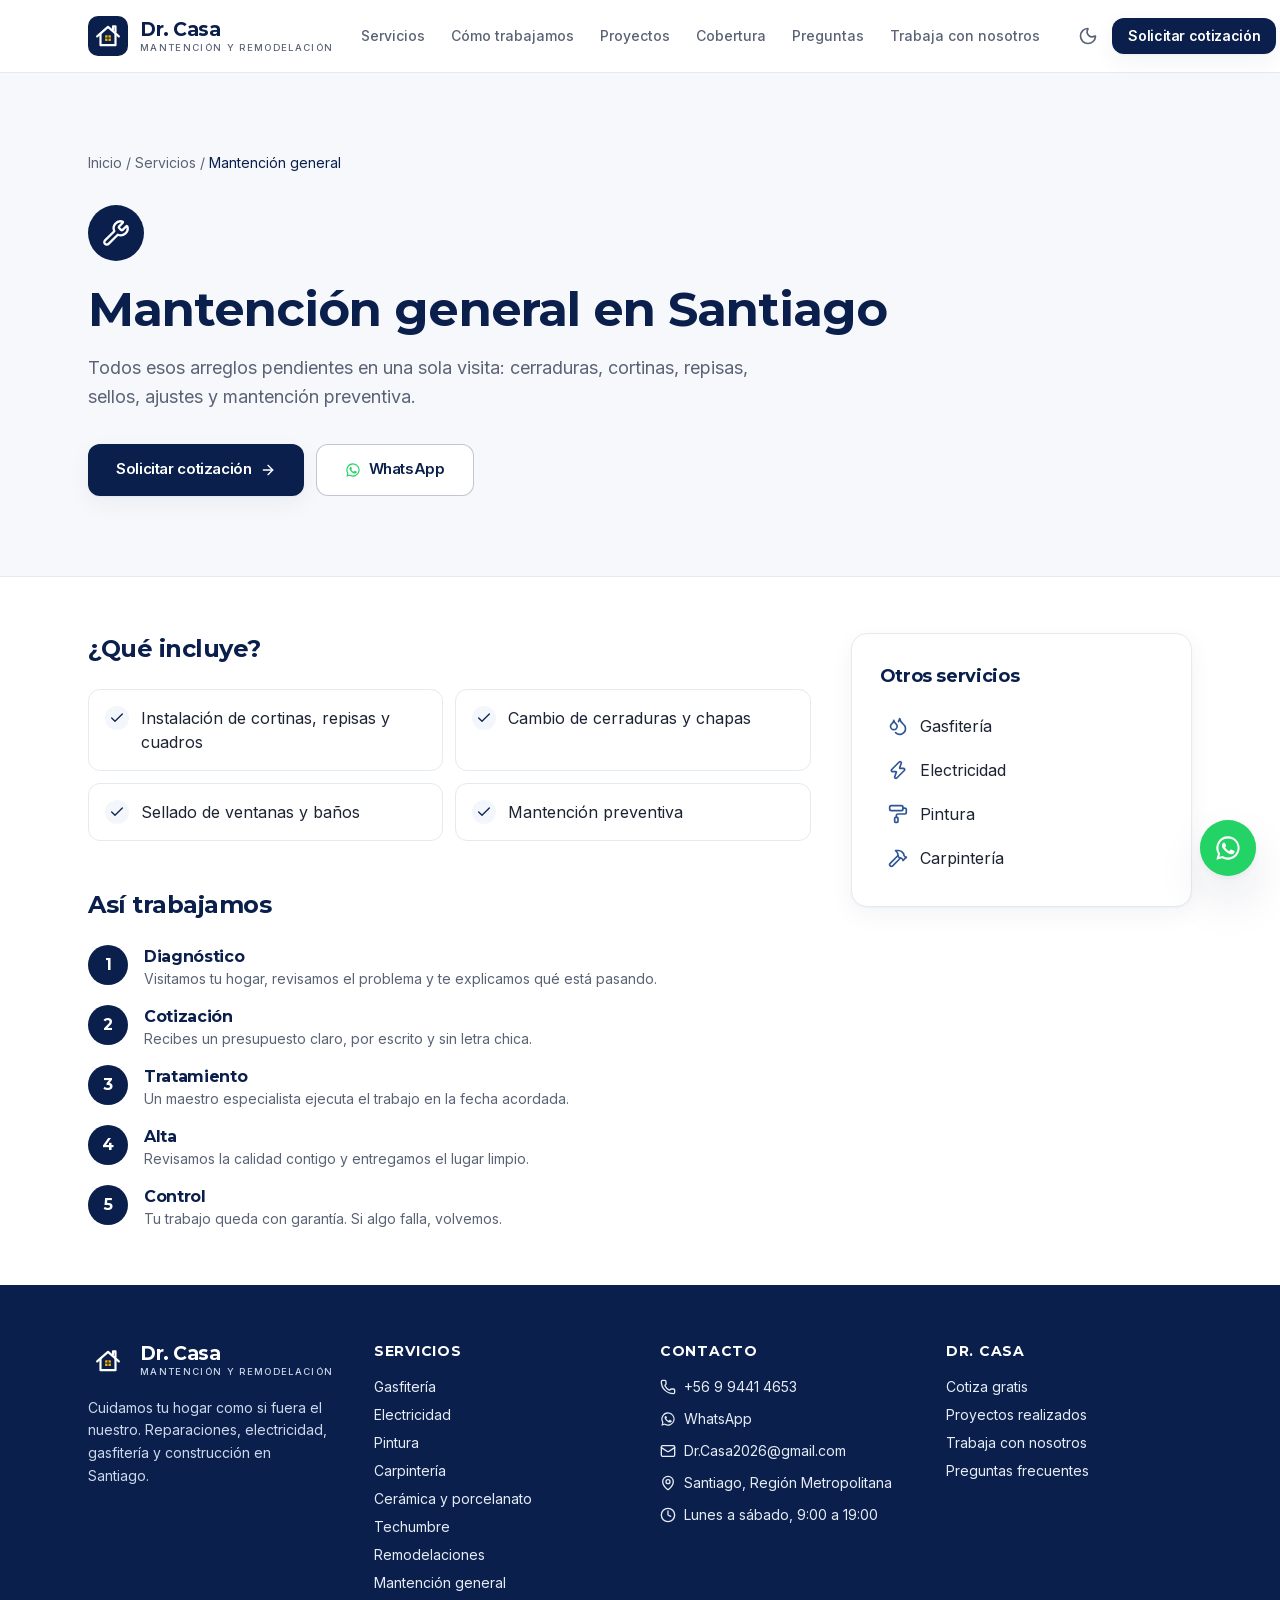
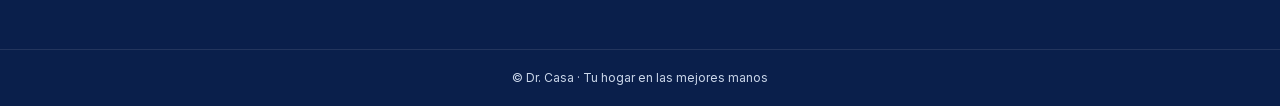
<file: servicios/mantencion-general/index.html>
<!DOCTYPE html><html lang="es-CL" class="MOT0tq_variable z9v-Mq_variable"><head><meta charSet="utf-8"/><meta name="viewport" content="width=device-width, initial-scale=1"/><link rel="preload" href="/_next/static/media/07c7676b89ed2778-s.p.2bn3s6zvc0dyp.woff2" as="font" crossorigin="" type="font/woff2"/><link rel="preload" href="/_next/static/media/65341aea9fb91af5-s.p.1dqa_6e_ad4sj.woff2" as="font" crossorigin="" type="font/woff2"/><link rel="stylesheet" href="/_next/static/chunks/107nrjr_bahgp.css" data-precedence="next"/><link rel="preload" as="script" fetchPriority="low" href="/_next/static/chunks/3be5ypa669k_3.js"/><script src="/_next/static/chunks/1k2w3nq2-wg_-.js" async=""></script><script src="/_next/static/chunks/3jn_x8ihwq16e.js" async=""></script><script src="/_next/static/chunks/2wsaspdyfxyeh.js" async=""></script><script src="/_next/static/chunks/turbopack-2u1d16houkiyo.js" async=""></script><script src="/_next/static/chunks/3apouaeb7wl-a.js" async=""></script><script src="/_next/static/chunks/06d-5nusxsw-a.js" async=""></script><script src="/_next/static/chunks/2tbzr5yfnbe_p.js" async=""></script><script src="/_next/static/chunks/1mpfzkxdqjrt-.js" async=""></script><meta name="theme-color" content="#ffffff" media="(prefers-color-scheme: light)"/><meta name="theme-color" content="#0a1020" media="(prefers-color-scheme: dark)"/><title>Mantención general en Santiago | Dr. Casa</title><meta name="description" content="Todos esos arreglos pendientes en una sola visita: cerraduras, cortinas, repisas, sellos, ajustes y mantención preventiva."/><meta name="keywords" content="maestro a domicilio,gasfiter Santiago,electricista Santiago,remodelación de baños,pintor Santiago,mantención del hogar"/><link rel="canonical" href="https://drcasa.cl/servicios/mantencion-general/"/><meta property="og:title" content="Mantención general en Santiago | Dr. Casa"/><meta property="og:description" content="Todos esos arreglos pendientes en una sola visita: cerraduras, cortinas, repisas, sellos, ajustes y mantención preventiva."/><meta property="og:site_name" content="Dr. Casa"/><meta property="og:locale" content="es_CL"/><meta property="og:image" content="https://drcasa.cl/img/afiche.jpg"/><meta property="og:image:width" content="1200"/><meta property="og:image:height" content="800"/><meta property="og:image:alt" content="Tu hogar en las mejores manos"/><meta property="og:type" content="website"/><meta name="twitter:card" content="summary_large_image"/><meta name="twitter:title" content="Mantención general en Santiago | Dr. Casa"/><meta name="twitter:description" content="Todos esos arreglos pendientes en una sola visita: cerraduras, cortinas, repisas, sellos, ajustes y mantención preventiva."/><meta name="twitter:image" content="https://drcasa.cl/img/afiche.jpg"/><meta name="twitter:image:alt" content="Tu hogar en las mejores manos"/><meta name="twitter:image:width" content="1200"/><meta name="twitter:image:height" content="800"/><link rel="icon" href="/icon.svg"/><link rel="apple-touch-icon" href="/marca/isotipo.png"/><meta name="next-size-adjust" content=""/><script>try{var t=localStorage.getItem('tema');if(t==='oscuro')document.documentElement.classList.add('dark')}catch(e){}</script><script src="/_next/static/chunks/0cz1d0mv5g_q7.js" noModule=""></script></head><body class="min-h-dvh"><div hidden=""><!--$--><!--/$--></div><script type="application/ld+json">{"@context":"https://schema.org","@type":"HomeAndConstructionBusiness","name":"Dr. Casa","description":"Mantención y Remodelación de Hogar. Tu hogar en las mejores manos.","url":"https://drcasa.cl","logo":"https://drcasa.cl/marca/logo.png","image":"https://drcasa.cl/img/afiche.jpg","telephone":"+56994414653","email":"Dr.Casa2026@gmail.com","address":{"@type":"PostalAddress","addressLocality":"Santiago","addressRegion":"Región Metropolitana","addressCountry":"CL"},"areaServed":[{"@type":"City","name":"Santiago"},{"@type":"City","name":"Providencia"},{"@type":"City","name":"Ñuñoa"},{"@type":"City","name":"Las Condes"},{"@type":"City","name":"Vitacura"},{"@type":"City","name":"Lo Barnechea"},{"@type":"City","name":"La Reina"},{"@type":"City","name":"Peñalolén"},{"@type":"City","name":"Macul"},{"@type":"City","name":"La Florida"},{"@type":"City","name":"Puente Alto"},{"@type":"City","name":"San Miguel"},{"@type":"City","name":"San Joaquín"},{"@type":"City","name":"La Cisterna"},{"@type":"City","name":"Maipú"},{"@type":"City","name":"Estación Central"},{"@type":"City","name":"Recoleta"},{"@type":"City","name":"Independencia"},{"@type":"City","name":"Huechuraba"},{"@type":"City","name":"Quilicura"}],"openingHours":["Mo-Sa 09:00-19:00"],"priceRange":"$$","hasOfferCatalog":{"@type":"OfferCatalog","name":"Servicios","itemListElement":[{"@type":"Offer","itemOffered":{"@type":"Service","name":"Gasfitería","description":"Filtraciones, griferías, WC, calefont y destapes."}},{"@type":"Offer","itemOffered":{"@type":"Service","name":"Electricidad","description":"Enchufes, iluminación, tableros y fallas eléctricas."}},{"@type":"Offer","itemOffered":{"@type":"Service","name":"Pintura","description":"Interior, exterior, empaste y tratamiento de humedad."}},{"@type":"Offer","itemOffered":{"@type":"Service","name":"Carpintería","description":"Puertas, muebles, closets, pisos y terrazas."}},{"@type":"Offer","itemOffered":{"@type":"Service","name":"Cerámica y porcelanato","description":"Instalación en pisos, muros, baños y cocinas."}},{"@type":"Offer","itemOffered":{"@type":"Service","name":"Techumbre","description":"Goteras, canaletas, cubiertas e impermeabilización."}},{"@type":"Offer","itemOffered":{"@type":"Service","name":"Remodelaciones","description":"Baños, cocinas, ampliaciones y tabiquería."}},{"@type":"Offer","itemOffered":{"@type":"Service","name":"Mantención general","description":"Arreglos varios y mantención preventiva del hogar."}}]},"sameAs":[]}</script><a href="#contenido" class="sr-only focus:not-sr-only focus:fixed focus:top-2 focus:left-2 focus:z-50 focus:rounded-lg focus:bg-superficie focus:px-4 focus:py-2">Saltar al contenido</a><header class="sticky top-0 z-40 border-b border-borde bg-superficie/90 backdrop-blur-md"><div class="mx-auto flex h-[72px] max-w-6xl items-center justify-between gap-4 px-4 sm:px-6"><a aria-label="Dr. Casa, ir al inicio" href="/"><span class="flex items-center gap-3"><svg viewBox="0 0 48 48" class="size-10 shrink-0" role="img" aria-label="Dr. Casa"><rect width="48" height="48" rx="12" fill="#0A1F4B"></rect><g fill="none" stroke="#fff" stroke-width="2.6" stroke-linecap="round" stroke-linejoin="round"><path d="M11 24.5 24 13l13 11.5"></path><path d="M15 21.5V35h18V21.5"></path><path d="M30 16.5V12.5h3v6.6"></path></g><rect x="20.5" y="23" width="7" height="7" rx="1" fill="#F5B400"></rect><path d="M24 23v7M20.5 26.5h7" stroke="#0A1F4B" stroke-width="1.2"></path></svg><span class="leading-none"><span class="block font-titulo text-[19px] font-bold tracking-tight text-titulo">Dr. Casa</span><span class="mt-1 block text-[9.5px] font-medium tracking-[0.14em] whitespace-nowrap uppercase text-texto-suave">Mantención y remodelación</span></span></span></a><nav class="hidden items-center gap-0.5 xl:flex" aria-label="Principal"><a class="whitespace-nowrap rounded-full px-3 py-2 text-sm font-medium text-texto-suave transition-colors hover:text-titulo" href="/#servicios">Servicios</a><a class="whitespace-nowrap rounded-full px-3 py-2 text-sm font-medium text-texto-suave transition-colors hover:text-titulo" href="/#como-trabajamos">Cómo trabajamos</a><a class="whitespace-nowrap rounded-full px-3 py-2 text-sm font-medium text-texto-suave transition-colors hover:text-titulo" href="/proyectos/">Proyectos</a><a class="whitespace-nowrap rounded-full px-3 py-2 text-sm font-medium text-texto-suave transition-colors hover:text-titulo" href="/#cobertura">Cobertura</a><a class="whitespace-nowrap rounded-full px-3 py-2 text-sm font-medium text-texto-suave transition-colors hover:text-titulo" href="/#preguntas">Preguntas</a><a class="whitespace-nowrap rounded-full px-3 py-2 text-sm font-medium text-texto-suave transition-colors hover:text-titulo" href="/trabaja-con-nosotros/">Trabaja con nosotros</a></nav><div class="flex items-center gap-1"><button type="button" class="grid size-10 place-items-center rounded-full text-texto-suave transition-colors hover:bg-fondo-alt hover:text-titulo" aria-label="Cambiar entre modo claro y oscuro"><svg xmlns="http://www.w3.org/2000/svg" width="24" height="24" viewBox="0 0 24 24" fill="none" stroke="currentColor" stroke-width="2" stroke-linecap="round" stroke-linejoin="round" class="lucide lucide-sun hidden size-5 dark:block" aria-hidden="true"><circle cx="12" cy="12" r="4"></circle><path d="M12 2v2"></path><path d="M12 20v2"></path><path d="m4.93 4.93 1.41 1.41"></path><path d="m17.66 17.66 1.41 1.41"></path><path d="M2 12h2"></path><path d="M20 12h2"></path><path d="m6.34 17.66-1.41 1.41"></path><path d="m19.07 4.93-1.41 1.41"></path></svg><svg xmlns="http://www.w3.org/2000/svg" width="24" height="24" viewBox="0 0 24 24" fill="none" stroke="currentColor" stroke-width="2" stroke-linecap="round" stroke-linejoin="round" class="lucide lucide-moon size-5 dark:hidden" aria-hidden="true"><path d="M20.985 12.486a9 9 0 1 1-9.473-9.472c.405-.022.617.46.402.803a6 6 0 0 0 8.268 8.268c.344-.215.825-.004.803.401"></path></svg></button><a class="items-center justify-center gap-2 whitespace-nowrap rounded-xl font-semibold tracking-tight transition-all duration-200 disabled:pointer-events-none disabled:opacity-60 active:scale-[0.98] [&amp;_svg]:size-4 [&amp;_svg]:shrink-0 bg-primario text-fondo shadow-suave hover:bg-primario-hover hover:shadow-elevada h-9 px-4 text-sm hidden sm:inline-flex" href="/cotizar/">Solicitar cotización</a><button type="button" class="grid size-10 place-items-center rounded-full xl:hidden" aria-expanded="false" aria-controls="menu-movil" aria-label="Abrir menú"><svg xmlns="http://www.w3.org/2000/svg" width="24" height="24" viewBox="0 0 24 24" fill="none" stroke="currentColor" stroke-width="2" stroke-linecap="round" stroke-linejoin="round" class="lucide lucide-menu size-6" aria-hidden="true"><path d="M4 5h16"></path><path d="M4 12h16"></path><path d="M4 19h16"></path></svg></button></div></div></header><main id="contenido"><section class="border-b border-borde bg-fondo-alt"><div class="mx-auto w-full max-w-6xl px-4 sm:px-6 py-14 sm:py-20"><nav aria-label="Ruta" class="mb-8 text-sm text-texto-suave"><a class="hover:text-titulo" href="/">Inicio</a> /<!-- --> <a class="hover:text-titulo" href="/#servicios">Servicios</a> / <span class="text-titulo">Mantención general</span></nav><span class="grid size-14 place-items-center rounded-full bg-primario text-fondo"><svg xmlns="http://www.w3.org/2000/svg" width="24" height="24" viewBox="0 0 24 24" fill="none" stroke="currentColor" stroke-width="2" stroke-linecap="round" stroke-linejoin="round" class="lucide lucide-wrench size-7" aria-hidden="true"><path d="M14.7 6.3a1 1 0 0 0 0 1.4l1.6 1.6a1 1 0 0 0 1.4 0l3.106-3.105c.32-.322.863-.22.983.218a6 6 0 0 1-8.259 7.057l-7.91 7.91a1 1 0 0 1-2.999-3l7.91-7.91a6 6 0 0 1 7.057-8.259c.438.12.54.662.219.984z"></path></svg></span><h1 class="mt-6 text-4xl font-bold sm:text-5xl">Mantención general<!-- --> en <!-- -->Santiago</h1><p class="mt-5 max-w-2xl text-lg leading-relaxed text-texto-suave">Todos esos arreglos pendientes en una sola visita: cerraduras, cortinas, repisas, sellos, ajustes y mantención preventiva.</p><div class="mt-8 flex flex-col gap-3 sm:flex-row"><a class="inline-flex items-center justify-center gap-2 whitespace-nowrap rounded-xl font-semibold tracking-tight transition-all duration-200 disabled:pointer-events-none disabled:opacity-60 active:scale-[0.98] [&amp;_svg]:size-4 [&amp;_svg]:shrink-0 bg-primario text-fondo shadow-suave hover:bg-primario-hover hover:shadow-elevada h-13 px-7 text-[15px]" href="/cotizar/?servicio=mantencion-general">Solicitar cotización <svg xmlns="http://www.w3.org/2000/svg" width="24" height="24" viewBox="0 0 24 24" fill="none" stroke="currentColor" stroke-width="2" stroke-linecap="round" stroke-linejoin="round" class="lucide lucide-arrow-right" aria-hidden="true"><path d="M5 12h14"></path><path d="m12 5 7 7-7 7"></path></svg></a><a href="https://wa.me/56994414653?text=Hola%20Dr.%20Casa%2C%20necesito%20un%20servicio%20de%20mantenci%C3%B3n%20general." target="_blank" rel="noopener" class="inline-flex items-center justify-center gap-2 whitespace-nowrap rounded-xl font-semibold tracking-tight transition-all duration-200 disabled:pointer-events-none disabled:opacity-60 active:scale-[0.98] [&amp;_svg]:size-4 [&amp;_svg]:shrink-0 border border-primario/25 bg-superficie text-primario hover:border-primario hover:bg-fondo-alt h-13 px-7 text-[15px]"><svg viewBox="0 0 24 24" fill="currentColor" class="size-5 text-whatsapp" aria-hidden="true"><path d="M12 2a10 10 0 0 0-8.6 15.1L2 22l5-1.3A10 10 0 1 0 12 2Zm0 18.2a8.2 8.2 0 0 1-4.2-1.2l-.3-.2-3 .8.8-2.9-.2-.3A8.2 8.2 0 1 1 12 20.2Zm4.5-6.1c-.2-.1-1.5-.7-1.7-.8-.2-.1-.4-.1-.6.1l-.8 1c-.1.2-.3.2-.5.1a6.7 6.7 0 0 1-3.3-2.9c-.3-.4.2-.4.7-1.4.1-.2 0-.3 0-.5l-.8-1.8c-.2-.5-.4-.4-.6-.4h-.5a1 1 0 0 0-.7.3 3 3 0 0 0-.9 2.2 5.2 5.2 0 0 0 1.1 2.7 11.8 11.8 0 0 0 4.5 4c1.7.7 2.4.8 3.2.6a2.8 2.8 0 0 0 1.8-1.3 2.3 2.3 0 0 0 .2-1.3c-.1-.2-.3-.2-.6-.4Z"></path></svg> WhatsApp</a></div></div></section><div class="mx-auto w-full max-w-6xl px-4 sm:px-6 grid gap-10 py-14 lg:grid-cols-3"><div class="lg:col-span-2"><h2 class="text-2xl font-bold">¿Qué incluye?</h2><ul class="mt-6 grid gap-3 sm:grid-cols-2"><li class="flex items-start gap-3 rounded-xl border border-borde bg-superficie p-4"><span class="grid size-6 shrink-0 place-items-center rounded-full bg-marca-50 text-marca-800 dark:bg-marca-900/60 dark:text-marca-200"><svg xmlns="http://www.w3.org/2000/svg" width="24" height="24" viewBox="0 0 24 24" fill="none" stroke="currentColor" stroke-width="2" stroke-linecap="round" stroke-linejoin="round" class="lucide lucide-check size-4" aria-hidden="true"><path d="M20 6 9 17l-5-5"></path></svg></span>Instalación de cortinas, repisas y cuadros</li><li class="flex items-start gap-3 rounded-xl border border-borde bg-superficie p-4"><span class="grid size-6 shrink-0 place-items-center rounded-full bg-marca-50 text-marca-800 dark:bg-marca-900/60 dark:text-marca-200"><svg xmlns="http://www.w3.org/2000/svg" width="24" height="24" viewBox="0 0 24 24" fill="none" stroke="currentColor" stroke-width="2" stroke-linecap="round" stroke-linejoin="round" class="lucide lucide-check size-4" aria-hidden="true"><path d="M20 6 9 17l-5-5"></path></svg></span>Cambio de cerraduras y chapas</li><li class="flex items-start gap-3 rounded-xl border border-borde bg-superficie p-4"><span class="grid size-6 shrink-0 place-items-center rounded-full bg-marca-50 text-marca-800 dark:bg-marca-900/60 dark:text-marca-200"><svg xmlns="http://www.w3.org/2000/svg" width="24" height="24" viewBox="0 0 24 24" fill="none" stroke="currentColor" stroke-width="2" stroke-linecap="round" stroke-linejoin="round" class="lucide lucide-check size-4" aria-hidden="true"><path d="M20 6 9 17l-5-5"></path></svg></span>Sellado de ventanas y baños</li><li class="flex items-start gap-3 rounded-xl border border-borde bg-superficie p-4"><span class="grid size-6 shrink-0 place-items-center rounded-full bg-marca-50 text-marca-800 dark:bg-marca-900/60 dark:text-marca-200"><svg xmlns="http://www.w3.org/2000/svg" width="24" height="24" viewBox="0 0 24 24" fill="none" stroke="currentColor" stroke-width="2" stroke-linecap="round" stroke-linejoin="round" class="lucide lucide-check size-4" aria-hidden="true"><path d="M20 6 9 17l-5-5"></path></svg></span>Mantención preventiva</li></ul><h2 class="mt-12 text-2xl font-bold">Así trabajamos</h2><ol class="mt-6 grid gap-4"><li class="flex gap-4"><span class="grid size-10 shrink-0 place-items-center rounded-full bg-primario font-titulo font-bold text-white">1</span><div><h3 class="font-bold">Diagnóstico</h3><p class="text-sm text-texto-suave">Visitamos tu hogar, revisamos el problema y te explicamos qué está pasando.</p></div></li><li class="flex gap-4"><span class="grid size-10 shrink-0 place-items-center rounded-full bg-primario font-titulo font-bold text-white">2</span><div><h3 class="font-bold">Cotización</h3><p class="text-sm text-texto-suave">Recibes un presupuesto claro, por escrito y sin letra chica.</p></div></li><li class="flex gap-4"><span class="grid size-10 shrink-0 place-items-center rounded-full bg-primario font-titulo font-bold text-white">3</span><div><h3 class="font-bold">Tratamiento</h3><p class="text-sm text-texto-suave">Un maestro especialista ejecuta el trabajo en la fecha acordada.</p></div></li><li class="flex gap-4"><span class="grid size-10 shrink-0 place-items-center rounded-full bg-primario font-titulo font-bold text-white">4</span><div><h3 class="font-bold">Alta</h3><p class="text-sm text-texto-suave">Revisamos la calidad contigo y entregamos el lugar limpio.</p></div></li><li class="flex gap-4"><span class="grid size-10 shrink-0 place-items-center rounded-full bg-primario font-titulo font-bold text-white">5</span><div><h3 class="font-bold">Control</h3><p class="text-sm text-texto-suave">Tu trabajo queda con garantía. Si algo falla, volvemos.</p></div></li></ol></div><aside><div class="rounded-2xl border border-borde bg-superficie p-7 shadow-suave"><h2 class="text-lg font-bold">Otros servicios</h2><ul class="mt-4 grid gap-1"><li><a class="flex items-center gap-3 rounded-xl p-2 hover:bg-fondo-alt" href="/servicios/gasfiteria/"><svg xmlns="http://www.w3.org/2000/svg" width="24" height="24" viewBox="0 0 24 24" fill="none" stroke="currentColor" stroke-width="2" stroke-linecap="round" stroke-linejoin="round" class="lucide lucide-droplets size-5 text-acento" aria-hidden="true"><path d="M7 16.3c2.2 0 4-1.83 4-4.05 0-1.16-.57-2.26-1.71-3.19S7.29 6.75 7 5.3c-.29 1.45-1.14 2.84-2.29 3.76S3 11.1 3 12.25c0 2.22 1.8 4.05 4 4.05z"></path><path d="M12.56 6.6A10.97 10.97 0 0 0 14 3.02c.5 2.5 2 4.9 4 6.5s3 3.5 3 5.5a6.98 6.98 0 0 1-11.91 4.97"></path></svg> <!-- -->Gasfitería</a></li><li><a class="flex items-center gap-3 rounded-xl p-2 hover:bg-fondo-alt" href="/servicios/electricidad/"><svg xmlns="http://www.w3.org/2000/svg" width="24" height="24" viewBox="0 0 24 24" fill="none" stroke="currentColor" stroke-width="2" stroke-linecap="round" stroke-linejoin="round" class="lucide lucide-zap size-5 text-acento" aria-hidden="true"><path d="M15.914 4a1.5 1.5 0 00-2.474-1.561l-9 9A1.5 1.5 0 005.5 14h4.002a.5.5 0 01.471.666L8.086 20a1.5 1.5 0 002.475 1.56l9-9A1.5 1.5 0 0018.5 10h-3.997a.5.5 0 01-.472-.667z"></path></svg> <!-- -->Electricidad</a></li><li><a class="flex items-center gap-3 rounded-xl p-2 hover:bg-fondo-alt" href="/servicios/pintura/"><svg xmlns="http://www.w3.org/2000/svg" width="24" height="24" viewBox="0 0 24 24" fill="none" stroke="currentColor" stroke-width="2" stroke-linecap="round" stroke-linejoin="round" class="lucide lucide-paint-roller size-5 text-acento" aria-hidden="true"><rect width="16" height="6" x="2" y="2" rx="2"></rect><path d="M10 16v-2a2 2 0 0 1 2-2h8a2 2 0 0 0 2-2V7a2 2 0 0 0-2-2h-2"></path><rect width="4" height="6" x="8" y="16" rx="1"></rect></svg> <!-- -->Pintura</a></li><li><a class="flex items-center gap-3 rounded-xl p-2 hover:bg-fondo-alt" href="/servicios/carpinteria/"><svg xmlns="http://www.w3.org/2000/svg" width="24" height="24" viewBox="0 0 24 24" fill="none" stroke="currentColor" stroke-width="2" stroke-linecap="round" stroke-linejoin="round" class="lucide lucide-hammer size-5 text-acento" aria-hidden="true"><path d="m15 12-9.373 9.373a1 1 0 0 1-3.001-3L12 9"></path><path d="m18 15 4-4"></path><path d="m21.5 11.5-1.914-1.914A2 2 0 0 1 19 8.172v-.344a2 2 0 0 0-.586-1.414l-1.657-1.657A6 6 0 0 0 12.516 3H9l1.243 1.243A6 6 0 0 1 12 8.485V10l2 2h1.172a2 2 0 0 1 1.414.586L18.5 14.5"></path></svg> <!-- -->Carpintería</a></li></ul></div></aside></div><!--$--><!--/$--></main><footer class="bg-marca-900 text-marca-100 dark:bg-marca-950"><div class="mx-auto grid max-w-6xl gap-10 px-4 py-14 sm:px-6 md:grid-cols-2 lg:grid-cols-4"><div><span class="flex items-center gap-3"><svg viewBox="0 0 48 48" class="size-10 shrink-0" role="img" aria-label="Dr. Casa"><rect width="48" height="48" rx="12" fill="#0A1F4B"></rect><g fill="none" stroke="#fff" stroke-width="2.6" stroke-linecap="round" stroke-linejoin="round"><path d="M11 24.5 24 13l13 11.5"></path><path d="M15 21.5V35h18V21.5"></path><path d="M30 16.5V12.5h3v6.6"></path></g><rect x="20.5" y="23" width="7" height="7" rx="1" fill="#F5B400"></rect><path d="M24 23v7M20.5 26.5h7" stroke="#0A1F4B" stroke-width="1.2"></path></svg><span class="leading-none"><span class="block font-titulo text-[19px] font-bold tracking-tight text-white">Dr. Casa</span><span class="mt-1 block text-[9.5px] font-medium tracking-[0.14em] whitespace-nowrap uppercase text-marca-200">Mantención y remodelación</span></span></span><p class="mt-4 text-sm leading-relaxed text-marca-200">Cuidamos tu hogar como si fuera el nuestro<!-- -->. Reparaciones, electricidad, gasfitería y construcción en <!-- -->Santiago<!-- -->.</p></div><div><h2 class="mb-4 text-sm font-bold uppercase tracking-wider text-white">Servicios</h2><ul class="grid gap-2 text-sm"><li><a class="hover:text-white" href="/servicios/gasfiteria/">Gasfitería</a></li><li><a class="hover:text-white" href="/servicios/electricidad/">Electricidad</a></li><li><a class="hover:text-white" href="/servicios/pintura/">Pintura</a></li><li><a class="hover:text-white" href="/servicios/carpinteria/">Carpintería</a></li><li><a class="hover:text-white" href="/servicios/ceramica/">Cerámica y porcelanato</a></li><li><a class="hover:text-white" href="/servicios/techumbre/">Techumbre</a></li><li><a class="hover:text-white" href="/servicios/remodelaciones/">Remodelaciones</a></li><li><a class="hover:text-white" href="/servicios/mantencion-general/">Mantención general</a></li></ul></div><div><h2 class="mb-4 text-sm font-bold uppercase tracking-wider text-white">Contacto</h2><ul class="grid gap-3 text-sm"><li><a href="tel:+56994414653" class="flex items-center gap-2 hover:text-white"><svg xmlns="http://www.w3.org/2000/svg" width="24" height="24" viewBox="0 0 24 24" fill="none" stroke="currentColor" stroke-width="2" stroke-linecap="round" stroke-linejoin="round" class="lucide lucide-phone size-4" aria-hidden="true"><path d="M13.832 16.568a1 1 0 0 0 1.213-.303l.355-.465A2 2 0 0 1 17 15h3a2 2 0 0 1 2 2v3a2 2 0 0 1-2 2A18 18 0 0 1 2 4a2 2 0 0 1 2-2h3a2 2 0 0 1 2 2v3a2 2 0 0 1-.8 1.6l-.468.351a1 1 0 0 0-.292 1.233 14 14 0 0 0 6.392 6.384"></path></svg> <!-- -->+56 9 9441 4653</a></li><li><a href="https://wa.me/56994414653?text=Hola%20Dr.%20Casa%2C%20quiero%20cotizar%20un%20trabajo%20para%20mi%20hogar." target="_blank" rel="noopener" class="flex items-center gap-2 hover:text-white"><svg viewBox="0 0 24 24" fill="currentColor" class="size-4" aria-hidden="true"><path d="M12 2a10 10 0 0 0-8.6 15.1L2 22l5-1.3A10 10 0 1 0 12 2Zm0 18.2a8.2 8.2 0 0 1-4.2-1.2l-.3-.2-3 .8.8-2.9-.2-.3A8.2 8.2 0 1 1 12 20.2Zm4.5-6.1c-.2-.1-1.5-.7-1.7-.8-.2-.1-.4-.1-.6.1l-.8 1c-.1.2-.3.2-.5.1a6.7 6.7 0 0 1-3.3-2.9c-.3-.4.2-.4.7-1.4.1-.2 0-.3 0-.5l-.8-1.8c-.2-.5-.4-.4-.6-.4h-.5a1 1 0 0 0-.7.3 3 3 0 0 0-.9 2.2 5.2 5.2 0 0 0 1.1 2.7 11.8 11.8 0 0 0 4.5 4c1.7.7 2.4.8 3.2.6a2.8 2.8 0 0 0 1.8-1.3 2.3 2.3 0 0 0 .2-1.3c-.1-.2-.3-.2-.6-.4Z"></path></svg> WhatsApp</a></li><li><a href="mailto:Dr.Casa2026@gmail.com" class="flex items-center gap-2 break-all hover:text-white"><svg xmlns="http://www.w3.org/2000/svg" width="24" height="24" viewBox="0 0 24 24" fill="none" stroke="currentColor" stroke-width="2" stroke-linecap="round" stroke-linejoin="round" class="lucide lucide-mail size-4 shrink-0" aria-hidden="true"><path d="m22 7-8.991 5.727a2 2 0 0 1-2.009 0L2 7"></path><rect x="2" y="4" width="20" height="16" rx="2"></rect></svg> <!-- -->Dr.Casa2026@gmail.com</a></li><li class="flex items-center gap-2"><svg xmlns="http://www.w3.org/2000/svg" width="24" height="24" viewBox="0 0 24 24" fill="none" stroke="currentColor" stroke-width="2" stroke-linecap="round" stroke-linejoin="round" class="lucide lucide-map-pin size-4" aria-hidden="true"><path d="M20 10c0 4.993-5.539 10.193-7.399 11.799a1 1 0 0 1-1.202 0C9.539 20.193 4 14.993 4 10a8 8 0 0 1 16 0"></path><circle cx="12" cy="10" r="3"></circle></svg> <!-- -->Santiago<!-- -->, <!-- -->Región Metropolitana</li><li class="flex items-center gap-2"><svg xmlns="http://www.w3.org/2000/svg" width="24" height="24" viewBox="0 0 24 24" fill="none" stroke="currentColor" stroke-width="2" stroke-linecap="round" stroke-linejoin="round" class="lucide lucide-clock size-4" aria-hidden="true"><circle cx="12" cy="12" r="10"></circle><path d="M12 6v6l4 2"></path></svg> <!-- -->Lunes a sábado, 9:00 a 19:00</li></ul></div><div><h2 class="mb-4 text-sm font-bold uppercase tracking-wider text-white">Dr. Casa</h2><ul class="grid gap-2 text-sm"><li><a class="hover:text-white" href="/cotizar/">Cotiza gratis</a></li><li><a class="hover:text-white" href="/proyectos/">Proyectos realizados</a></li><li><a class="hover:text-white" href="/trabaja-con-nosotros/">Trabaja con nosotros</a></li><li><a class="hover:text-white" href="/#preguntas">Preguntas frecuentes</a></li></ul></div></div><div class="border-t border-white/10 py-5 text-center text-xs text-marca-200">© <!-- -->Dr. Casa<!-- --> · <!-- -->Tu hogar en las mejores manos</div></footer><a href="https://wa.me/56994414653?text=Hola%20Dr.%20Casa%2C%20quiero%20cotizar%20un%20trabajo%20para%20mi%20hogar." target="_blank" rel="noopener" aria-label="Escríbenos por WhatsApp" class="group fixed right-4 bottom-4 z-50 flex items-center gap-2 rounded-full bg-whatsapp p-3.5 text-white shadow-elevada transition-transform hover:scale-105 sm:right-6 sm:bottom-6"><span class="absolute inset-0 -z-10 animate-ping rounded-full bg-whatsapp/40 [animation-iteration-count:3]"></span><svg viewBox="0 0 24 24" fill="currentColor" class="size-7" aria-hidden="true"><path d="M12 2a10 10 0 0 0-8.6 15.1L2 22l5-1.3A10 10 0 1 0 12 2Zm0 18.2a8.2 8.2 0 0 1-4.2-1.2l-.3-.2-3 .8.8-2.9-.2-.3A8.2 8.2 0 1 1 12 20.2Zm4.5-6.1c-.2-.1-1.5-.7-1.7-.8-.2-.1-.4-.1-.6.1l-.8 1c-.1.2-.3.2-.5.1a6.7 6.7 0 0 1-3.3-2.9c-.3-.4.2-.4.7-1.4.1-.2 0-.3 0-.5l-.8-1.8c-.2-.5-.4-.4-.6-.4h-.5a1 1 0 0 0-.7.3 3 3 0 0 0-.9 2.2 5.2 5.2 0 0 0 1.1 2.7 11.8 11.8 0 0 0 4.5 4c1.7.7 2.4.8 3.2.6a2.8 2.8 0 0 0 1.8-1.3 2.3 2.3 0 0 0 .2-1.3c-.1-.2-.3-.2-.6-.4Z"></path></svg><span class="hidden pr-1 text-sm font-semibold sm:group-hover:inline">Escríbenos</span></a><script id="_R_">(globalThis["TURBOPACK"] || (globalThis["TURBOPACK"] = [])).push({"otherChunks":["static/chunks/3be5ypa669k_3.js","static/chunks/1k2w3nq2-wg_-.js","static/chunks/3jn_x8ihwq16e.js","static/chunks/2wsaspdyfxyeh.js"],"runtimeModuleIds":[94553]});</script><script src="/_next/static/chunks/3be5ypa669k_3.js" async=""></script><script>(self.__next_f=self.__next_f||[]).push([0])</script><script>self.__next_f.push([1,"1:\"$Sreact.fragment\"\n2:\"/_next/static/chunks/3apouaeb7wl-a.js\"\n3:I[39756,[\"$2\"],\"default\"]\n4:I[37457,[\"$2\"],\"default\"]\n5:\"/_next/static/chunks/06d-5nusxsw-a.js\"\n6:I[5500,[\"$2\",\"$5\"],\"Image\"]\n7:\"/_next/static/chunks/2tbzr5yfnbe_p.js\"\n8:\"/_next/static/chunks/1mpfzkxdqjrt-.js\"\n9:I[22016,[\"$2\",\"$7\",\"$8\"],\"\"]\n18:\"ViewportBoundary\"\n19:I[97367,[\"$2\"],\"$18\"]\n1b:\"MetadataBoundary\"\n1c:I[97367,[\"$2\"],\"$1b\"]\n1d:\"$Sreact.suspense\"\n1f:I[68027,[\"$2\"],\"default\",1]\n:HL[\"/_next/static/chunks/107nrjr_bahgp.css\",\"style\"]\n:HL[\"/_next/static/media/07c7676b89ed2778-s.p.2bn3s6zvc0dyp.woff2\",\"font\",{\"crossOrigin\":\"\",\"type\":\"font/woff2\"}]\n:HL[\"/_next/static/media/65341aea9fb91af5-s.p.1dqa_6e_ad4sj.woff2\",\"font\",{\"crossOrigin\":\"\",\"type\":\"font/woff2\"}]\nb:T9ca,{\"@context\":\"https://schema.org\",\"@type\":\"HomeAndConstructionBusiness\",\"name\":\"Dr. Casa\",\"description\":\"Mantención y Remodelación de Hogar. Tu hogar en las mejores manos.\",\"url\":\"https://drcasa.cl\",\"logo\":\"https://drcasa.cl/marca/logo.png\",\"image\":\"https://drcasa.cl/img/afiche.jpg\",\"telephone\":\"+56994414653\",\"email\":\"Dr.Casa2026@gmail.com\",\"address\":{\"@type\":\"PostalAddress\",\"addressLocality\":\"Santiago\",\"addressRegion\":\"Región Metropolitana\",\"addressCountry\":\"CL\"},\"areaServed\":[{\"@type\":\"City\",\"name\":\"Santiago\"},{\"@type\":\"City\",\"name\":\"Providencia\"},{\"@type\":\"City\",\"name\":\"Ñuñoa\"},{\"@type\":\"City\",\"name\":\"Las Condes\"},{\"@type\":\"City\",\"name\":\"Vitacura\"},{\"@type\":\"City\",\"name\":\"Lo Barnechea\"},{\"@type\":\"City\",\"name\":\"La Reina\"},{\"@type\":\"City\",\"name\":\"Peñalolén\"},{\"@type\":\"City\",\"name\":\"Macul\"},{\"@type\":\"City\",\"name\":\"La Florida\"},{\"@type\":\"City\",\"name\":\"Puente Alto\"},{\"@type\":\"City\",\"name\":\"San Miguel\"},{\"@type\":\"City\",\"name\":\"San Joaquín\"},{\"@type\":\"City\",\"name\":\"La Cisterna\"},{\"@type\":\"City\",\"name\":\"Maipú\"},{\"@type\":\"City\",\"name\":\"Estación Central\"},{\"@type\":\"City\",\"name\":\"Recoleta\"},{\"@type\":\"City\",\"name\":\"Independencia\"},{\"@type\":\"City\",\"name\":\"Huechuraba\"},{\"@type\":\"City\",\"name\":\"Quilicura\"}],\"openingHours\":[\"Mo-Sa 09:00-19:00\"],\"priceRange\":\"$$\",\"hasOfferCatalog\":{\"@type\":\"OfferCatalog\",\"name\":\"Servicios\",\"itemListElement\":[{\"@type\":\"Offer\",\"itemOffered\":{\"@type\":\"Service\",\"name\":\"Gasfitería\",\"description\":\"Filtraciones, griferías, WC, calefont y destapes.\"}},{\"@type\":\"Offer\",\"itemOffered\":{\"@type\":\"Service\",\"name\":\"Electricidad\",\"description\":\"Enchufes, iluminación, tableros y fallas eléctricas.\"}},{\"@type\":\"Offer\",\"itemOffered\":{\"@type\":\"Service\",\"name\":\"Pintura\",\"description\":\"Interior, exterior, empaste y tratamiento de humedad.\"}},{\"@type\":\"Offer\",\"itemOffered\":{\"@type\":\"Service\",\"name\":\"Carpintería\",\"description\":\"Puertas, muebles, closets, pisos y terrazas.\"}},{\"@type\":\"Offer\",\"itemOffered\":{\"@type\":\"Service\",\"name\":\"Cerámica y porcelanato\",\"description\":\"Instalación en pisos, muros, baños y cocinas.\"}},{\"@type\":\"Offer\",\"itemOffered\":{\"@type\":\"Service\",\"name\":\"Techumbre\",\"description\":\"Goteras, canaletas, cubiertas e impermeabilización.\"}},{\"@type\":\"Offer\",\"itemOffered\":{\"@type\":\"Service\",\"name\":\"Remodelaciones\",\"description\":\"Baños, cocinas, ampliaciones y tabiquería.\"}},{\"@type\":\"Offer\",\"itemOffered\":{\"@type\":\"Service\",\"name\":\"Mantención general\",\"description\":\"Arreglos varios y mantención preventiva del hogar.\"}}]},\"sameAs\":[]}13:X\n16:[[\"children\",{\"s\":\"__PAGE__\",\"h\":512,\"d\":{\"r\":\"$L17\",\"p\":false,\"v\":null}}]]\n14:[[\"children\",{\"s\":{\"n\":\"slug\",\"t\":\"d\",\"k\":\"mantencion-general\",\"s\":[]},\"h\":512,\"d\":{\"r\":\"$L15\",\"p\":false,\"v\":\"$13\"},\"c\":\"$Q16\"}]]\n11:[[\"children\",{\"s\":\"servicios\",\"h\":512,\"d\":{\"r\":\"$L12\",\"p\":false,\"v\":\"$13\"},\"c\":\"$Q14\"}]]\na:[[\"children\",{\"s\":\"(public)\",\"h\":512,\"d\":{\"r\":[\"$\",\"$1\",\"c\",{\"children\":[[[\"$\",\"script\",\"script-0\",{\"src\":\"/_next/static/chunks/2tbzr5yfnbe_p.js\",\"async\":true,\"nonce\":\"$undefined\"}],[\"$\",\"script\",\"script-1\",{\"src\":\"/_next/static/chunks/1mpfzkxdqjrt-.js\",\"async\":true,\"nonce\":\"$undefined\"}]],[[\"$\",\"script\",null,{\"type\":\"application/ld+json\",\"dangerouslySetInnerHTML\":{\"__html\":\"$b\"}}],\"$Lc\",\"$Ld\",\"$Le\",\"$Lf\",\"$L10\"]]}],\"p\":false,\"v\":null},\"c\":\"$Q11\"}]]\n0:{\"P\":null,\"c\":[\"\",\"servicios\",\"mantencion-general\",\"\"],\"q\":\"\",\"i\":false,\"t\":{\"t\":{\"s\":\"\",\"h\":528,\"d\":{\"r\":[\"$\",\"$1\",\"c\",{\"children\":[[[\"$\",\"link\",\"0\",{\"rel\":\"stylesheet\",\"href\":\"/_next/static/chunks/107nrjr_bahgp.css\",\"precedence\":\"next\",\"crossOrigin\":\"$undefined\",\"nonce\":\"$undefined\"}],[\"$\",\"script\",\"script-0\",{\"src\":\"/_next/static/chunks/3apouaeb7wl-a.js\",\"async\":true,\"nonce\":\"$undefined\"}]],[\"$\",\"html\",null,{\"lang\":\"es-CL\",\"className\":\"MOT0tq_variable z9v-Mq_variable\",\"suppressHydrationWarning\":true,\"children\":[[\"$\",\"head\",null,{\"children\":[\"$\",\"script\",null,{\"dangerouslySetInnerHTML\":{\"__html\":\"try{var t=localStorage.getItem('tema');if(t==='oscuro')document.documentElement.classList.add('dark')}catch(e){}\"}}]}],[\"$\",\"body\",null,{\"className\":\"min-h-dvh\",\"children\":[\"$\",\"$L3\",null,{\"parallelRouterKey\":\"children\",\"error\":\"$undefined\",\"errorStyles\":\"$undefined\",\"errorScripts\":\"$undefined\",\"template\":[\"$\",\"$L4\",null,{}],\"templateStyles\":\"$undefined\",\"templateScripts\":\"$undefined\",\"notFound\":[[\"$\",\"main\",null,{\"className\":\"grid min-h-dvh place-items-center px-4 text-center\",\"children\":[\"$\",\"div\",null,{\"children\":[[\"$\",\"$L6\",null,{\"src\":\"/marca/logo.webp\",\"alt\":\"Dr. Casa\",\"width\":140,\"height\":140,\"className\":\"mx-auto\"}],[\"$\",\"h1\",null,{\"className\":\"mt-6 text-3xl font-bold\",\"children\":\"Esta página no existe\"}],[\"$\",\"p\",null,{\"className\":\"mt-2 text-texto-suave\",\"children\":\"Quizás se movió o el enlace está incompleto.\"}],[\"$\",\"$L9\",null,{\"href\":\"/\",\"className\":\"inline-flex items-center justify-center gap-2 whitespace-nowrap rounded-xl font-semibold tracking-tight transition-all duration-200 disabled:pointer-events-none disabled:opacity-60 active:scale-[0.98] [\u0026_svg]:size-4 [\u0026_svg]:shrink-0 bg-primario text-fondo shadow-suave hover:bg-primario-hover hover:shadow-elevada h-11 px-6 text-sm mt-8\",\"children\":\"Volver al inicio\"}]]}]}],[]],\"forbidden\":\"$undefined\",\"unauthorized\":\"$undefined\"}]}]]}]]}],\"p\":false,\"v\":null},\"c\":\"$Qa\"},\"h\":{\"r\":[\"$\",\"$1\",\"h\",{\"children\":[null,[\"$\",\"$L19\",null,{\"children\":\"$L1a\"}],[\"$\",\"$L1c\",null,{\"children\":[[\"$\",\"div\",null,{\"hidden\":true,\"children\":[\"$\",\"$1d\",null,{\"name\":\"Next.Metadata\",\"children\":\"$L1e\"}]}],null]}],[\"$\",\"meta\",null,{\"name\":\"next-size-adjust\",\"content\":\"\"}]]}],\"p\":false,\"v\":null}},\"m\":\"$undefined\",\"G\":[\"$1f\",[[\"$\",\"link\",\"0\",{\"rel\":\"stylesheet\",\"href\":\"/_next/static/chunks/107nrjr_bahgp.css\",\"precedence\":\"next\",\"crossOrigin\":\"$undefined\",\"nonce\":\"$undefined\"}]]],\"S\":true,\"r\":\"$undefined\",\"s\":\"$undefined\",\"a\":\"$undefined\",\"l\":\"$undefined\",\"p\":\"$undefined\",\"d\":\"$undefined\",\"b\":\"VGbSO87ydkDFMy39uEzQy\"}\n20:I[38527,[\"$2\",\"$7\",\"$8\"],\"Encabezado\"]\n21:I[5014,[\"$2\",\"$7\",\"$8\"],\"default\"]\n28:I[97367,[\"$2\"],\"OutletBoundary\"]\nc:[\"$\",\"a\",null,{\"href\":\"#contenido\",\"className\":\"sr-only focus:not-sr-only focus:fixed focus:top-2 focus:left-2 focus:z-50 focus:rounded-lg focus:bg-superficie focus:px-4 focus:py-2\",\"children\":\"Saltar al contenido\"}]\nd:[\"$\",\"$L20\",null,{}]\ne:[\"$\",\"main\",null,{\"id\":\"contenido\",\"children\":[\"$\",\"$L3\",null,{\"parallelRouterKey\":\"children\",\"error\":\"$undefined\",\"errorStyles\":\"$undefined\",\"errorScripts\":\"$undefined\",\"template\":[\"$\",\"$L4\",null,{}],\"templateStyles\":\"$undefined\",\"templateScripts\":\"$undefined\",\"notFound\":[[\"$\",\"main\",null,{\"className\":\"grid min-h-dvh place-items-center px-4 text-center\",\"children\":[\"$\",\"div\",null,{\"children\":[[\"$\",\"$L6\",null,{\"src\":\"/marca/logo.webp\",\"alt\":\"Dr. Casa\",\"width\":140,\"height\":140,\"className\":\"mx-auto\"}],[\"$\",\"h1\",null,{\"className\":\"mt-6 text-3xl font-bold\",\"children\":\"Esta página no existe\"}],[\"$\",\"p\",null,{\"className\":\"mt-2 text-texto-suave\",\"children\":\"Quizás se movió o el enlace está incompleto.\"}],[\"$\",\"$L9\",null,{\"href\":\"/\",\"className\":\"inline-flex items-center justify-center gap-2 whitespace-nowrap rounded-xl font-semibold tracking-tight transition-all duration-200 disabled:pointer-events-none disabled:opacity-60 active:scale-[0.98] [\u0026_svg]:size-4 [\u0026_svg]:shrink-0 bg-primario text-fondo shadow-suave hover:bg-primario-hover hover:shadow-elevada h-11 px-6 text-sm mt-8\",\"children\":\"Volver al inicio\"}]]}]}],[]],\"forbidden\":\"$undefined\",\"unauthorized\":\"$undefined\"}]}]\nf:[\"$\",\"footer\",null,{\"className\":\"bg-marca-900 text-marca-100 dark:bg-marca-950\",\"children\":[[\"$\",\"div\",null,{\"className\":\"mx-auto grid max-w-6xl gap-10 px-4 py-14 sm:px-6 md:grid-cols-2 lg:grid-cols-4\",\"children\":[[\"$\",\"div\",null,{\"children\":[[\"$\",\"span\",null,{\"className\":\"flex items-center gap-3\",\"children\":[[\"$\",\"svg\",null,{\"viewBox\":\"0 0 48 48\",\"className\":\"size-10 shrink-0\",\"role\":\"img\",\"aria-label\":\"Dr. Casa\",\"children\":[[\"$\",\"rect\",null,{\"width\":\"48\",\"height\":\"48\",\"rx\":\"12\",\"fill\":\"#0A1F4B\"}],[\"$\",\"g\",null,{\"fill\":\"none\",\"stroke\":\"#fff\",\"strokeWidth\":\"2.6\",\"strokeLinecap\":\"round\",\"strokeLinejoin\":\"round\",\"children\":[[\"$\",\"path\",null,{\"d\":\"M11 24.5 24 13l13 11.5\"}],[\"$\",\"path\",null,{\"d\":\"M15 21.5V35h18V21.5\"}],[\"$\",\"path\",null,{\"d\":\"M30 16.5V12.5h3v6.6\"}]]}],[\"$\",\"rect\",null,{\"x\":\"20.5\",\"y\":\"23\",\"width\":\"7\",\"height\":\"7\",\"rx\":\"1\",\"fill\":\"#F5B400\"}],[\"$\",\"path\",null,{\"d\":\"M24 23v7M20.5 26.5h7\",\"stroke\":\"#0A1F4B\",\"strokeWidth\":\"1.2\"}]]}],[\"$\",\"span\",null,{\"className\":\"leading-none\",\"children\":[[\"$\",\"span\",null,{\"className\":\"block font-titulo text-[19px] font-bold tracking-tight text-white\",\"children\":\"Dr. Casa\"}],[\"$\",\"span\",null,{\"className\":\"mt-1 block text-[9.5px] font-medium tracking-[0.14em] whitespace-nowrap uppercase text-marca-200\",\"children\":\"Mantención y remodelación\"}]]}]]}],[\"$\",\"p\",null,{\"className\":\"mt-4 text-sm leading-relaxed text-marca-200\",\"children\":[\"Cuidamos tu hogar como si fuera el nuestro\",\". Reparaciones, electricidad, gasfitería y construcción en \",\"Santiago\",\".\"]}]]}],[\"$\",\"div\",null,{\"children\":[[\"$\",\"h2\",null,{\"className\":\"mb-4 text-sm font-bold uppercase tracking-wider text-white\",\"children\":\"Servicios\"}],[\"$\",\"ul\",null,{\"className\":\"grid gap-2 text-sm\",\"children\":[[\"$\",\"li\",\"gasfiteria\",{\"children\":[\"$\",\"$L9\",null,{\"href\":\"/servicios/gasfiteria\",\"className\":\"hover:text-white\",\"children\":\"Gasfitería\"}]}],[\"$\",\"li\",\"electricidad\",{\"children\":[\"$\",\"$L9\",null,{\"href\":\"/servicios/electricidad\",\"className\":\"hover:text-white\",\"children\":\"Electricidad\"}]}],[\"$\",\"li\",\"pintura\",{\"children\":[\"$\",\"$L9\",null,{\"href\":\"/servicios/pintura\",\"className\":\"hover:text-white\",\"children\":\"Pintura\"}]}],[\"$\",\"li\",\"carpinteria\",{\"children\":[\"$\",\"$L9\",null,{\"href\":\"/servicios/carpinteria\",\"className\":\"hover:text-white\",\"children\":\"Carpintería\"}]}],[\"$\",\"li\",\"ceramica\",{\"children\":[\"$\",\"$L9\",null,{\"href\":\"/servicios/ceramica\",\"className\":\"hover:text-white\",\"children\":\"Cerámica y porcelanato\"}]}],[\"$\",\"li\",\"techumbre\",{\"children\":[\"$\",\"$L9\",null,{\"href\":\"/servicios/techumbre\",\"className\":\"hover:text-white\",\"children\":\"Techumbre\"}]}],[\"$\",\"li\",\"remodelaciones\",{\"children\":[\"$\",\"$L9\",null,{\"href\":\"/servicios/remodelaciones\",\"className\":\"hover:text-white\",\"children\":\"Remodelaciones\"}]}],[\"$\",\"li\",\"mantencion-general\",{\"children\":[\"$\",\"$L9\",null,{\"href\":\"/servicios/mantencion-general\",\"className\":\"hover:text-white\",\"children\":\"Mantención general\"}]}]]}]]}],[\"$\",\"div\",null,{\"children\":[[\"$\",\"h2\",null,{\"className\":\"mb-4 text-sm font-bold uppercase tracking-wider text-white\",\"children\":\"Contacto\"}],[\"$\",\"ul\",null,{\"className\":\"grid gap-3 text-sm\",\"children\":[[\"$\",\"li\",null,{\"children\":[\"$\",\"a\",null,{\"href\":\"tel:+56994414653\",\"className\":\"flex items-center gap-2 hover:text-white\",\"children\":[[\"$\",\"$L21\",null,{\"ref\":\"$undefined\",\"icon\":{\"name\":\"phone\",\"size\":24,\"node\":[[\"path\",{\"d\":\"M13.832 16.568a1 1 0 0 0 1.213-.303l.355-.465A2 2 0 0 1 17 15h3a2 2 0 0 1 2 2v3a2 2 0 0 1-2 2A18 18 0 0 1 2 4a2 2 0 0 1 2-2h3a2 2 0 0 1 2 2v3a2 2 0 0 1-.8 1.6l-.468.351a1 1 0 0 0-.292 1.233 14 14 0 0 0 6.392 6.384\",\"key\":\"9njp5v\"}]]},\"className\":\"size-4\"}],\" \",\"+56 9 9441 4653\"]}]}],[\"$\",\"li\",null,{\"children\":[\"$\",\"a\",null,{\"href\":\"https://wa.me/56994414653?text=Hola%20Dr.%20Casa%2C%20quiero%20cotizar%20un%20trabajo%20para%20mi%20hogar.\",\"target\":\"_blank\",\"rel\":\"noopener\",\"className\":\"flex items-center gap-2 hover:text-white\",\"children\":[[\"$\",\"svg\",null,{\"viewBox\":\"0 0 24 24\",\"fill\":\"currentColor\",\"className\":\"size-4\",\"aria-hidden\":true,\"children\":[\"$\",\"path\",null,{\"d\":\"M12 2a10 10 0 0 0-8.6 15.1L2 22l5-1.3A10 10 0 1 0 12 2Zm0 18.2a8.2 8.2 0 0 1-4.2-1.2l-.3-.2-3 .8.8-2.9-.2-.3A8.2 8.2 0 1 1 12 20.2Zm4.5-6.1c-.2-.1-1.5-.7-1.7-.8-.2-.1-.4-.1-.6.1l-.8 1c-.1.2-.3.2-.5.1a6.7 6.7 0 0 1-3.3-2.9c-.3-.4.2-.4.7-1.4.1-.2 0-.3 0-.5l-.8-1.8c-.2-.5-.4-.4-.6-.4h-.5a1 1 0 0 0-.7.3 3 3 0 0 0-.9 2.2 5.2 5.2 0 0 0 1.1 2.7 11.8 11.8 0 0 0 4.5 4c1.7.7 2.4.8 3.2.6a2.8 2.8 0 0 0 1.8-1.3 2.3 2.3 0 0 0 .2-1.3c-.1-.2-.3-.2-.6-.4Z\"}]}],\" WhatsApp\"]}]}],\"$L22\",\"$L23\",\"$L24\"]}]]}],\"$L25\"]}],\"$L26\"]}]\n10:[\"$\",\"a\",null,{\"href\":\"https://wa.me/56994414653?text=Hola%20Dr.%20Casa%2C%20quiero%20cotizar%20un%20trabajo%20para%20mi%20hogar.\",\"target\":\"_blank\",\"rel\":\"noopener\",\"aria-label\":\"Escríbenos por WhatsApp\",\"className\":\"group fixed right-4 bottom-4 z-50 flex items-center gap-2 rounded-full bg-whatsapp p-3.5 text-white shadow-elevada transition-transform hover:scale-105 sm:right-6 sm:bottom-6\",\"children\":[[\"$\",\"span\",null,{\"className\":\"absolute inset-0 -z-10 animate-ping rounded-full bg-whatsapp/40 [animation-iteration-count:3]\"}],[\"$\",\"svg\",null,{\"viewBox\":\"0 0 24 24\",\"fill\":\"currentColor\",\"className\":\"size-7\",\"aria-hidden\":true,\"children\":[\"$\",\"path\",null,{\"d\":\"M12 2a10 10 0 0 0-8.6 15.1L2 22l5-1.3A10 10 0 1 0 12 2Zm0 18.2a8.2 8.2 0 0 1-4.2-1.2l-.3-.2-3 .8.8-2.9-.2-.3A8.2 8.2 0 1 1 12 20.2Zm4.5-6.1c-.2-.1-1.5-.7-1.7-.8-.2-.1-.4-.1-.6.1l-.8 1c-.1.2-.3.2-.5.1a6.7 6.7 0 0 1-3.3-2.9c-.3-.4.2-.4.7-1.4.1-.2 0-.3 0-.5l-.8-1.8c-.2-.5-.4-.4-.6-.4h-.5a1 1 0 0 0-.7.3 3 3 0 0 0-.9 2.2 5.2 5.2 0 0 0 1.1 2.7 11.8 11.8 0 0 0 4.5 4c1.7.7 2.4.8 3.2.6a2.8 2.8 0 0 0 1.8-1.3 2.3 2.3 0 0 0 .2-1.3c-.1-.2-.3-.2-.6-.4Z\"}]}],[\"$\",\"span\",null,{\"className\":\"hidden pr-1 text-sm font-semibold sm:group-hover:inline\",\"children\":\"Escríbenos\"}]]}]\n12:[\"$\",\"$1\",\"c\",{\"children\":[null,[\"$\",\"$L3\",null,{\"parallelRouterKey\":\"children\",\"error\":\"$undefined\",\"errorStyles\":\"$undefined\",\"errorScripts\":\"$undefined\",\"template\":[\"$\",\"$L4\",null,{}],\"templateStyles\":\"$undefined\",\"templateScripts\":\"$undefined\",\"notFound\":\"$undefined\",\"forbidden\":\"$undefined\",\"unauthorized\":\"$undefined\"}]]}]\n15:[\"$\",\"$1\",\"c\",{\"children\":[null,[\"$\",\"$L3\",null,{\"parallelRouterKey\":\"children\",\"error\":\"$undefined\",\"errorStyles\":\"$undefined\",\"errorScripts\":\"$undefined\",\"template\":[\"$\",\"$L4\",null,{}],\"templateStyles\":\"$undefined\",\"templateScripts\":\"$undefined\",\"notFound\":\"$undefined\",\"forbidden\":\"$undefined\",\"unauthorized\":\"$undefined\"}]]}]\n17:[\"$\",\"$1\",\"c\",{\"children\":[\"$L27\",null,[\"$\",\"$L28\",null,{\"children\":[\"$\",\"$1d\",null,{\"name\":\"Next.MetadataOutlet\",\"children\":\"$@29\"}]}]]}]\n13:C\n22:[\"$\",\"li\",null,{\"children\":[\"$\",\"a\",null,{\"href\":\"mailto:Dr.Casa2026@gmail.com\",\"className\":\"flex items-center gap-2 break-all hover:text-white\",\"children\":[[\"$\",\"$L21\",null,{\"ref\":\"$undefined\",\"icon\":{\"name\":\"mail\",\"size\":24,\"node\":[[\"path\",{\"d\":\"m22 7-8.991 5.727a2 2 0 0 1-2.009 0L2 7\",\"key\":\"132q7q\"}],[\"rect\",{\"x\":\"2\",\"y\":\"4\",\"width\":\"20\",\"height\":\"16\",\"rx\":\"2\",\"key\":\"izxlao\"}]]},\"className\":\"size-4 shrink-0\"}],\" \",\"Dr.Casa2026@gmail.com\"]}]}]\n23:[\"$\",\"li\",null,{\"className\":\"flex items-center gap-2\",\"children\":[[\"$\",\"$L21\",null,{\"ref\":\"$undefined\",\"icon\":{\"name\":\"map-pin\",\"size\":24,\"node\":[[\"path\",{\"d\":\"M20 10c0 4.993-5.539 10.193-7.399 11.799a1 1 0 0 1-1.202 0C9.539 20.193 4 14.993 4 10a8 8 0 0 1 16 0\",\"key\":\"1r0f0z\"}],[\"circle\",{\"cx\":\"12\",\"cy\":\"10\",\"r\":\"3\",\"key\":\"ilqhr7\"}]]},\"className\":\"size-4\"}],\" \",\"Santiago\",\", \",\"Región Metropolitana\"]}]\n24:[\"$\",\"li\",null,{\"className\":\"flex items-center gap-2\",\"children\":[[\"$\",\"$L21\",null,{\"ref\":\"$undefined\",\"icon\":{\"name\":\"clock\",\"size\":24,\"node\":[[\"circle\",{\"cx\":\"12\",\"cy\":\"12\",\"r\":\"10\",\"key\":\"1mglay\"}],[\"path\",{\"d\":\"M12 6v6l4 2\",\"key\":\"mmk7yg\"}]]},\"className\":\"size-4\"}],\" \",\"Lunes a sábado, 9:00 a 19:00\"]}]\n25:[\"$\",\"div\",null,{\"children\":[[\"$\",\"h2\",null,{\"className\":\"mb-4 text-sm font-bold uppercase tracking-wider text-white\",\"children\":\"Dr. Casa\"}],[\"$\",\"ul\",null,{\"className\":\"grid gap-2 text-sm\",\"children\":[[\"$\",\"li\",null,{\"children\":[\"$\",\"$L9\",null,{\"href\":\"/cotizar\",\"className\":\"hover:text-white\",\"children\":\"Cotiza gratis\"}]}],[\"$\",\"li\",null,{\"children\":[\"$\",\"$L9\",null,{\"href\":\"/proyectos\",\"className\":\"hover:text-white\",\"children\":\"Proyectos realizados\"}]}],[\"$\",\"li\",null,{\"children\":[\"$\",\"$L9\",null,{\"href\":\"/trabaja-con-nosotros\",\"className\":\"hover:text-white\",\"children\":\"Trabaja con nosotros\"}]}],[\"$\",\"li\",null,{\"children\":[\"$\",\"$L9\",null,{\"href\":\"/#preguntas\",\"className\":\"hover:text-white\",\"children\":\"Preguntas frecuentes\"}]}],false]}],null]}]\n26:[\"$\",\"div\",null,{\"className\":\"border-t border-white/10 py-5 text-center text-xs text-marca-200\",\"children\":[\"© \",\"Dr. Casa\",\" · \",\"Tu hogar en las mejores manos\"]}]\n27:[[\"$\",\"section\",null,{\"className\":\"border-b border-borde bg-fondo-alt\",\"children\":[\"$\",\"div\",null,{\"className\":\"mx-auto w-full max-w-6xl px-4 sm:px-6 py-14 sm:py-20\",\"children\":[[\"$\",\"nav\",null,{\"aria-label\":\"Ruta\",\"className\":\"mb-8 text-sm text-texto-suave\",\"children\":[[\"$\",\"$L9\",null,{\"href\":\"/\",\"className\":\"hover:text-titulo\",\"children\":\"Inicio\"}],\" /\",\" \",[\"$\",\"$L9\",null,{\"href\":\"/#servicios\",\"className\":\"hover:text-titulo\",\"children\":\"Servicios\"}],\" / \",[\"$\",\"span\",null,{\"className\":\"text-titulo\",\"children\":\"Mantención general\"}]]}],[\"$\",\"span\",null,{\"className\":\"grid size-14 place-items-center rounded-full bg-primario text-fondo\",\"children\":[\"$\",\"$L21\",null,{\"ref\":\"$undefined\",\"icon\":{\"name\":\"wrench\",\"size\":24,\"node\":[[\"path\",{\"d\":\"M14.7 6.3a1 1 0 0 0 0 1.4l1.6 1.6a1 1 0 0 0 1.4 0l3.106-3.105c.32-.322.863-.22.983.218a6 6 0 0 1-8.259 7.057l-7.91 7.91a1 1 0 0 1-2.999-3l7.91-7.91a6 6 0 0 1 7.057-8.259c.438.12.54.662.219.984z\",\"key\":\"1ngwbx\"}]]},\"className\":\"size-7\",\"aria-hidden\":true}]}],[\"$\",\"h1\",null,{\"className\":\"mt-6 text-4xl font-bold sm:text-5xl\",\"children\":[\"Mantención general\",\" en \",\"Santiago\"]}],[\"$\",\"p\",null,{\"className\":\"mt-5 max-w-2xl text-lg leading-relaxed text-texto-suave\",\"children\":\"Todos esos arreglos pendientes en una sola visita: cerraduras, cortinas, repisas, sellos, ajustes y mantención preventiva.\"}],null,[\"$\",\"div\",null,{\"className\":\"mt-8 flex flex-col gap-3 sm:flex-row\",\"children\":[[\"$\",\"$L9\",null,{\"href\":\"/cotizar?servicio=mantencion-general\",\"className\":\"inline-flex items-center justify-center gap-2 whitespace-nowrap rounded-xl font-semibold tracking-tight transition-all duration-200 disabled:pointer-events-none disabled:opacity-60 active:scale-[0.98] [\u0026_svg]:size-4 [\u0026_svg]:shrink-0 bg-primario text-fondo shadow-suave hover:bg-primario-hover hover:shadow-elevada h-13 px-7 text-[15px]\",\"children\":[\"Solicitar cotización \",[\"$\",\"$L21\",null,{\"ref\":\"$undefined\",\"icon\":{\"name\":\"arrow-right\",\"size\":24,\"node\":[[\"path\",{\"d\":\"M5 12h14\",\"key\":\"1ays0h\"}],[\"path\",{\"d\":\"m12 5 7 7-7 7\",\"key\":\"xquz4c\"}]]},\"className\":\"$undefined\"}]]}],[\"$\",\"a\",null,{\"href\":\"https://wa.me/56994414653?text=Hola%20Dr.%20Casa%2C%20necesito%20un%20servicio%20de%20mantenci%C3%B3n%20general.\",\"target\":\"_blank\",\"rel\":\"noopener\",\"className\":\"inline-flex items-center justify-center gap-2 whitespace-nowrap rounded-xl font-semibold tracking-tight transition-all duration-200 disabled:pointer-events-none disabled:opacity-60 active:scale-[0.98] [\u0026_svg]:size-4 [\u0026_svg]:shrink-0 border border-primario/25 bg-superficie text-primario hover:border-primario hover:bg-fondo-alt h-13 px-7 text-[15px]\",\"children\":[[\"$\",\"svg\",null,{\"viewBox\":\"0 0 24 24\",\"fill\":\"currentColor\",\"className\":\"size-5 text-whatsapp\",\"aria-hidden\":true,\"children\":[\"$\",\"path\",null,{\"d\":\"M12 2a10 10 0 0 0-8.6 15.1L2 22l5-1.3A10 10 0 1 0 12 2Zm0 18.2a8.2 8.2 0 0 1-4.2-1.2l-.3-.2-3 .8.8-2.9-.2-.3A8.2 8.2 0 1 1 12 20.2Zm4.5-6.1c-.2-.1-1.5-.7-1.7-.8-.2-.1-.4-.1-.6.1l-.8 1c-.1.2-.3.2-.5.1a6.7 6.7 0 0 1-3.3-2.9c-.3-.4.2-.4.7-1.4.1-.2 0-.3 0-.5l-.8-1.8c-.2-.5-.4-.4-.6-.4h-.5a1 1 0 0 0-.7.3 3 3 0 0 0-.9 2.2 5.2 5.2 0 0 0 1.1 2.7 11.8 11.8 0 0 0 4.5 4c1.7.7 2.4.8 3.2.6a2.8 2.8 0 0 0 1.8-1.3 2.3 2.3 0 0 0 .2-1.3c-.1-.2-.3-.2-.6-.4Z\"}]}],\" WhatsApp\"]}]]}]]}]}],[\"$\",\"div\",null,{\"className\":\"mx-auto w-full max-w-6xl px-4 sm:px-6 grid gap-10 py-14 lg:grid-cols-3\",\"children\":[[\"$\",\"div\",null,{\"className\":\"lg:col-span-2\",\"children\":[[\"$\",\"h2\",null,{\"className\":\"text-2xl font-bold\",\"children\":\"¿Qué incluye?\"}],[\"$\",\"ul\",null,{\"className\":\"mt-6 grid gap-3 sm:grid-cols-2\",\"children\":[[\"$\",\"li\",\"Instalación de cortinas, repisas y cuadros\",{\"className\":\"flex items-start gap-3 rounded-xl border border-borde bg-superficie p-4\",\"children\":[[\"$\",\"span\",null,{\"className\":\"grid size-6 shrink-0 place-items-center rounded-full bg-marca-50 text-marca-800 dark:bg-marca-900/60 dark:text-marca-200\",\"children\":[\"$\",\"$L21\",null,{\"ref\":\"$undefined\",\"icon\":{\"name\":\"check\",\"size\":24,\"node\":[[\"path\",{\"d\":\"M20 6 9 17l-5-5\",\"key\":\"1gmf2c\"}]]},\"className\":\"size-4\"}]}],\"Instalación de cortinas, repisas y cuadros\"]}],\"$L2a\",\"$L2b\",\"$L2c\"]}],\"$L2d\",\"$L2e\"]}],\"$L2f\"]}]]\n2a:[\"$\",\"li\",\"Cambio de cerraduras y chapas\",{\"className\":\"flex items-start gap-3 rounded-xl border border-borde bg-superficie p-4\",\"children\":[[\"$\",\"span\",null,{\"className\":\"grid size-6 shrink-0 place-items-center rounded-full bg-marca-50 text-marca-800 dark:bg-marca-900/60 dark:text-marca-200\",\"children\":[\"$\",\"$L21\",null,{\"ref\":\"$undefined\",\"icon\":\"$27:1:props:children:0:props:children:1:props:children:0:props:children:0:props:children:props:icon\",\"className\":\"size-4\"}]}],\"Cambio de cerraduras y chapas\"]}]\n2b:[\"$\",\"li\",\"Sellado de ventanas y baños\",{\"className\":\"flex items-start gap-3 rounded-xl border border-borde bg-superficie p-4\",\"children\":[[\"$\",\"span\",null,{\"className\":\"grid size-6 shrink-0 place-items-center rounded-full bg-marca-50 text-marca-800 dark:bg-marca-900/60 dark:text-marca-200\",\"children\":[\"$\",\"$L21\",null,{\"ref\":\"$undefined\",\"icon\":\"$27:1:props:children:0:props:children:1:props:children:0:props:children:0:props:children:props:icon\",\"className\":\"size-4\"}]}],\"Sellado de ventanas y baños\"]}]\n2c:[\"$\",\"li\",\"Mantención preventiva\",{\"className\":\"flex items-start gap-3 rounded-xl border border-borde bg-superficie p-4\",\"children\":[[\"$\",\"span\",null,{\"className\":\"grid size-6 shrink-0 place-items-center rounded-full bg-marca-50 text-marca-800 dark:bg-marca-900/60 dark:text-marca-200\",\"children\":[\"$\",\"$L21\",null,{\"ref\":\"$undefined\",\"icon\":\"$27:1:props:children:0:props:children:1:props:children:0:props:children:0:props:children:props:icon\",\"className\":\"size-4\"}]}],\"Mantención preventiva\"]}]\n2d:[\"$\",\"h2\",null,{\"className\":\"mt-12 text-2xl font-bold\",\"children\":\"Así trabajamos\"}]\n2e:[\"$\",\"ol\",null,{\"className\":\"mt-6 grid gap-4\",\"children\":[[\"$\",\"li\",\"Diagnóstico\",{\"className\":\"flex gap-4\",\"children\":[[\"$\",\"span\",null,{\"className\":\"grid size-10 shrink-0 place-items-center rounded-full bg-primario font-titulo font-bold text-white\",\"children\":1}],[\"$\",\"div\",null,{\"children\":[[\"$\",\"h3\",null,{\"className\":\"font-bold\",\"children\":\"Diagnóstico\"}],[\"$\",\"p\",null,{\"className\":\"text-sm text-texto-suave\",\"children\":\"Visitamos tu hogar, revisamos el problema y te explicamos qué está pasando.\"}]]}]]}],[\"$\",\"li\",\"Cotización\",{\"className\":\"flex gap-4\",\"children\":[[\"$\",\"span\",null,{\"className\":\"grid size-10 shrink-0 place-items-center rounded-full bg-primario font-titulo font-bold text-white\",\"children\":2}],[\"$\",\"div\",null,{\"children\":[[\"$\",\"h3\",null,{\"className\":\"font-bold\",\"children\":\"Cotización\"}],[\"$\",\"p\",null,{\"className\":\"text-sm text-texto-suave\",\"children\":\"Recibes un presupuesto claro, por escrito y sin letra chica.\"}]]}]]}],[\"$\",\"li\",\"Tratamiento\",{\"className\":\"flex gap-4\",\"children\":[[\"$\",\"span\",null,{\"className\":\"grid size-10 shrink-0 place-items-center rounded-full bg-primario font-titulo font-bold text-white\",\"children\":3}],[\"$\",\"div\",null,{\"children\":[[\"$\",\"h3\",null,{\"className\":\"font-bold\",\"children\":\"Tratamiento\"}],[\"$\",\"p\",null,{\"className\":\"text-sm text-texto-suave\",\"children\":\"Un maestro especialista ejecuta el trabajo en la fecha acordada.\"}]]}]]}],[\"$\",\"li\",\"Alta\",{\"className\":\"flex gap-4\",\"children\":[[\"$\",\"span\",null,{\"className\":\"grid size-10 shrink-0 place-items-center rounded-full bg-primario font-titulo font-bold text-white\",\"children\":4}],[\"$\",\"div\",null,{\"children\":[[\"$\",\"h3\",null,{\"className\":\"font-bold\",\"children\":\"Alta\"}],[\"$\",\"p\",null,{\"className\":\"text-sm text-texto-suave\",\"children\":\"Revisamos la calidad contigo y entregamos el lugar limpio.\"}]]}]]}],[\"$\",\"li\",\"Control\",{\"className\":\"flex gap-4\",\"children\":[[\"$\",\"span\",null,{\"className\":\"grid size-10 shrink-0 place-items-center rounded-full bg-primario font-titulo font-bold text-white\",\"children\":5}],[\"$\",\"div\",null,{\"children\":[[\"$\",\"h3\",null,{\"className\":\"font-bold\",\"children\":\"Control\"}],[\"$\",\"p\",null,{\"className\":\"text-sm text-texto-suave\",\"children\":\"Tu trabajo queda con garantía. Si algo falla, volvemos.\"}]]}]]}]]}]\n2f:[\"$\",\"aside\",null,{\"children\":[\"$\",\"div\",null,{\"className\":\"rounded-2xl border border-borde bg-superficie p-7 shadow-suave\",\"children\":[[\"$\",\"h2\",null,{\"className\":\"text-lg font-bold\",\"children\":\"Otros servicios\"}],[\"$\",\"ul\",null,{\"className\":\"mt-4 grid gap-1\",\"children\":[[\"$\",\"li\",\"gasfiteria\",{\"children\":[\"$\",\"$L9\",null,{\"href\":\"/servicios/gasfiteria\",\"className\":\"flex items-center gap-3 rounded-xl p-2 hover:bg-fondo-alt\",\"children\":[[\"$\",\"$L21\",null,{\"ref\":\"$undefined\",\"icon\":{\"name\":\"droplets\",\"size\":24,\"node\":[[\"path\",{\"d\":\"M7 16.3c2.2 0 4-1.83 4-4.05 0-1.16-.57-2.26-1.71-3.19S7.29 6.75 7 5.3c-.29 1.45-1.14 2.84-2.29 3.76S3 11.1 3 12.25c0 2.22 1.8 4.05 4 4.05z\",\"key\":\"1ptgy4\"}],[\"path\",{\"d\":\"M12.56 6.6A10.97 10.97 0 0 0 14 3.02c.5 2.5 2 4.9 4 6.5s3 3.5 3 5.5a6.98 6.98 0 0 1-11.91 4.97\",\"key\":\"1sl1rz\"}]]},\"className\":\"size-5 text-acento\",\"aria-hidden\":true}],\" \",\"Gasfitería\"]}]}],[\"$\",\"li\",\"electricidad\",{\"children\":[\"$\",\"$L9\",null,{\"href\":\"/servicios/electricidad\",\"className\":\"flex items-center gap-3 rounded-xl p-2 hover:bg-fondo-alt\",\"children\":[[\"$\",\"$L21\",null,{\"ref\":\"$undefined\",\"icon\":{\"name\":\"zap\",\"size\":24,\"node\":[[\"path\",{\"d\":\"M15.914 4a1.5 1.5 0 00-2.474-1.561l-9 9A1.5 1.5 0 005.5 14h4.002a.5.5 0 01.471.666L8.086 20a1.5 1.5 0 002.475 1.56l9-9A1.5 1.5 0 0018.5 10h-3.997a.5.5 0 01-.472-.667z\",\"key\":\"1v7up4\"}]]},\"className\":\"size-5 text-acento\",\"aria-hidden\":true}],\" \",\"Electricidad\"]}]}],[\"$\",\"li\",\"pintura\",{\"children\":[\"$\",\"$L9\",null,{\"href\":\"/servicios/pintura\",\"className\":\"flex items-center gap-3 rounded-xl p-2 hover:bg-fondo-alt\",\"children\":[[\"$\",\"$L21\",null,{\"ref\":\"$undefined\",\"icon\":{\"name\":\"paint-roller\",\"size\":24,\"node\":[[\"rect\",{\"width\":\"16\",\"height\":\"6\",\"x\":\"2\",\"y\":\"2\",\"rx\":\"2\",\"key\":\"jcyz7m\"}],[\"path\",{\"d\":\"M10 16v-2a2 2 0 0 1 2-2h8a2 2 0 0 0 2-2V7a2 2 0 0 0-2-2h-2\",\"key\":\"1b9h7c\"}],[\"rect\",{\"width\":\"4\",\"height\":\"6\",\"x\":\"8\",\"y\":\"16\",\"rx\":\"1\",\"key\":\"d6e7yl\"}]]},\"className\":\"size-5 text-acento\",\"aria-hidden\":true}],\" \",\"Pintura\"]}]}],[\"$\",\"li\",\"carpinteria\",{\"children\":[\"$\",\"$L9\",null,{\"href\":\"/servicios/carpinteria\",\"className\":\"flex items-center gap-3 rounded-xl p-2 hover:bg-fondo-alt\",\"children\":[[\"$\",\"$L21\",null,{\"ref\":\"$undefined\",\"icon\":{\"name\":\"hammer\",\"size\":24,\"node\":[[\"path\",{\"d\":\"m15 12-9.373 9.373a1 1 0 0 1-3.001-3L12 9\",\"key\":\"1hayfq\"}],[\"path\",{\"d\":\"m18 15 4-4\",\"key\":\"16gjal\"}],[\"path\",{\"d\":\"m21.5 11.5-1.914-1.914A2 2 0 0 1 19 8.172v-.344a2 2 0 0 0-.586-1.414l-1.657-1.657A6 6 0 0 0 12.516 3H9l1.243 1.243A6 6 0 0 1 12 8.485V10l2 2h1.172a2 2 0 0 1 1.414.586L18.5 14.5\",\"key\":\"15ts47\"}]]},\"className\":\"size-5 text-acento\",\"aria-hidden\":true}],\" \",\"Carpintería\"]}]}]]}]]}]}]\n1a:[[\"$\",\"meta\",\"0\",{\"charSet\":\"utf-8\"}],[\"$\",\"meta\",\"1\",{\"name\":\"viewport\",\"content\":\"width=device-width, initial-scale=1\"}],[\"$\",\"meta\",\"2\",{\"name\":\"theme-color\",\"content\":\"#ffffff\",\"media\":\"(prefers-color-scheme: light)\"}],[\"$\",\"meta\",\"3\",{\"name\":\"theme-color\",\"content\":\"#0a1020\",\"media\":\"(prefers-color-scheme: dark)\"}]]\n30:I[27201,[\"$2\"],\"IconMark\"]\n1e:[[\"$\",\"title\",\"0\",{\"children\":\"Mantención general en Santiago | Dr. Casa\"}],[\"$\",\"meta\",\"1\",{\"name\":\"description\",\"content\":\"Todos esos arreglos pendientes en una sola visita: cerraduras, cortinas, repisas, sellos, ajustes y mantención preventiva.\"}],[\"$\",\"meta\",\"2\",{\"name\":\"keywords\",\"content\":\"maestro a domicilio,gasfiter Santiago,electricista Santiago,remodelación de baños,pintor Santiago,mantención del hogar\"}],[\"$\",\"link\",\"3\",{\"rel\":\"canonical\",\"href\":\"https://drcasa.cl/servicios/mantencion-general/\"}],[\"$\",\"meta\",\"4\",{\"property\":\"og:title\",\"content\":\"Mantención general en Santiago | Dr. Casa\"}],[\"$\",\"meta\",\"5\",{\"property\":\"og:description\",\"content\":\"Todos esos arreglos pendientes en una sola visita: cerraduras, cortinas, repisas, sellos, ajustes y mantención preventiva.\"}],[\"$\",\"meta\",\"6\",{\"property\":\"og:site_name\",\"content\":\"Dr. Casa\"}],[\"$\",\"meta\",\"7\",{\"property\":\"og:locale\",\"content\":\"es_CL\"}],[\"$\",\"meta\",\"8\",{\"property\":\"og:image\",\"content\":\"https://drcasa.cl/img/afiche.jpg\"}],[\"$\",\"meta\",\"9\",{\"property\":\"og:image:width\",\"content\":\"1200\"}],[\"$\",\"meta\",\"10\",{\"property\":\"og:image:height\",\"content\":\"800\"}],[\"$\",\"meta\",\"11\",{\"property\":\"og:image:alt\",\"content\":\"Tu hogar en las mejores manos\"}],[\"$\",\"meta\",\"12\",{\"property\":\"og:type\",\"content\":\"website\"}],[\"$\",\"meta\",\"13\",{\"name\":\"twitter:card\",\"content\":\"summary_large_image\"}],[\"$\",\"meta\",\"14\",{\"name\":\"twitter:title\",\"content\":\"Mantención general en Santiago | Dr. Casa\"}],[\"$\",\"meta\",\"15\",{\"name\":\"twitter:description\",\"content\":\"Todos esos arreglos pendientes en una sola visita: cerraduras, cortinas, repisas, sellos, ajustes y mantención preventiva.\"}],[\"$\",\"meta\",\"16\",{\"name\":\"twitter:image\",\"content\":\"https://drcasa.cl/img/afiche.jpg\"}],[\"$\",\"meta\",\"17\",{\"name\":\"twitter:image:alt\",\"content\":\"Tu hogar en las mejores manos\"}],[\"$\",\"meta\",\"18\",{\"name\":\"twitter:image:width\",\"content\":\"1200\"}],[\"$\",\"meta\",\"19\",{\"name\":\"twitter:image:height\",\"content\":\"800\"}],[\"$\",\"link\",\"20\",{\"rel\":\"icon\",\"href\":\"/icon.svg\"}],[\"$\",\"link\",\"21\",{\"rel\":\"apple-touch-icon\",\"href\":\"/marca/isotipo.png\"}],[\"$\",\"$L30\",\"22\",{}]]\n29:null\n"])</script></body></html>
</file>
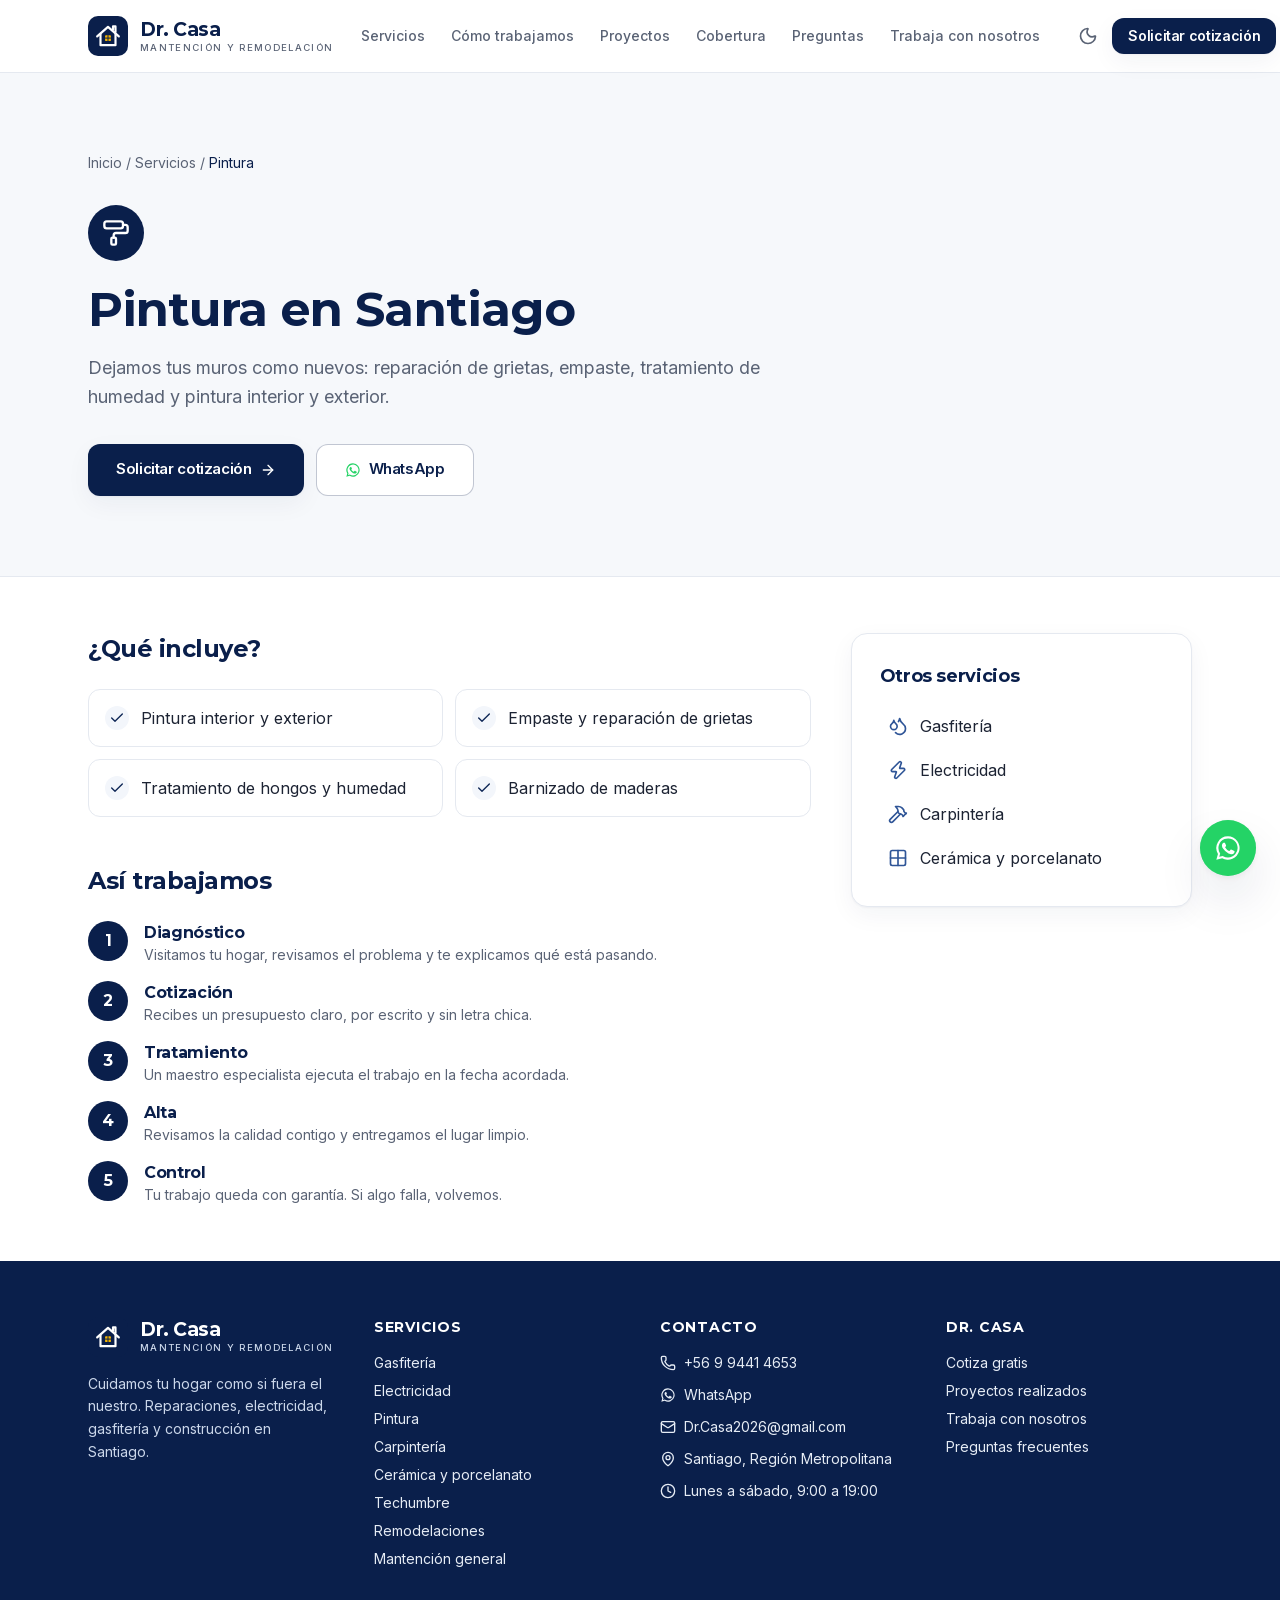
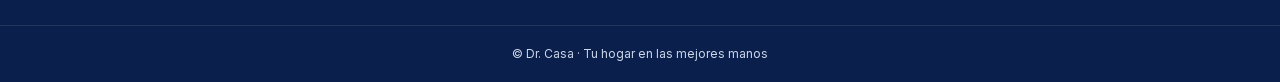
<file: servicios/pintura/index.html>
<!DOCTYPE html><html lang="es-CL" class="MOT0tq_variable z9v-Mq_variable"><head><meta charSet="utf-8"/><meta name="viewport" content="width=device-width, initial-scale=1"/><link rel="preload" href="/_next/static/media/07c7676b89ed2778-s.p.2bn3s6zvc0dyp.woff2" as="font" crossorigin="" type="font/woff2"/><link rel="preload" href="/_next/static/media/65341aea9fb91af5-s.p.1dqa_6e_ad4sj.woff2" as="font" crossorigin="" type="font/woff2"/><link rel="stylesheet" href="/_next/static/chunks/107nrjr_bahgp.css" data-precedence="next"/><link rel="preload" as="script" fetchPriority="low" href="/_next/static/chunks/3be5ypa669k_3.js"/><script src="/_next/static/chunks/1k2w3nq2-wg_-.js" async=""></script><script src="/_next/static/chunks/3jn_x8ihwq16e.js" async=""></script><script src="/_next/static/chunks/2wsaspdyfxyeh.js" async=""></script><script src="/_next/static/chunks/turbopack-2u1d16houkiyo.js" async=""></script><script src="/_next/static/chunks/3apouaeb7wl-a.js" async=""></script><script src="/_next/static/chunks/06d-5nusxsw-a.js" async=""></script><script src="/_next/static/chunks/2tbzr5yfnbe_p.js" async=""></script><script src="/_next/static/chunks/1mpfzkxdqjrt-.js" async=""></script><meta name="theme-color" content="#ffffff" media="(prefers-color-scheme: light)"/><meta name="theme-color" content="#0a1020" media="(prefers-color-scheme: dark)"/><title>Pintura en Santiago | Dr. Casa</title><meta name="description" content="Dejamos tus muros como nuevos: reparación de grietas, empaste, tratamiento de humedad y pintura interior y exterior."/><meta name="keywords" content="maestro a domicilio,gasfiter Santiago,electricista Santiago,remodelación de baños,pintor Santiago,mantención del hogar"/><link rel="canonical" href="https://drcasa.cl/servicios/pintura/"/><meta property="og:title" content="Pintura en Santiago | Dr. Casa"/><meta property="og:description" content="Dejamos tus muros como nuevos: reparación de grietas, empaste, tratamiento de humedad y pintura interior y exterior."/><meta property="og:site_name" content="Dr. Casa"/><meta property="og:locale" content="es_CL"/><meta property="og:image" content="https://drcasa.cl/img/afiche.jpg"/><meta property="og:image:width" content="1200"/><meta property="og:image:height" content="800"/><meta property="og:image:alt" content="Tu hogar en las mejores manos"/><meta property="og:type" content="website"/><meta name="twitter:card" content="summary_large_image"/><meta name="twitter:title" content="Pintura en Santiago | Dr. Casa"/><meta name="twitter:description" content="Dejamos tus muros como nuevos: reparación de grietas, empaste, tratamiento de humedad y pintura interior y exterior."/><meta name="twitter:image" content="https://drcasa.cl/img/afiche.jpg"/><meta name="twitter:image:alt" content="Tu hogar en las mejores manos"/><meta name="twitter:image:width" content="1200"/><meta name="twitter:image:height" content="800"/><link rel="icon" href="/icon.svg"/><link rel="apple-touch-icon" href="/marca/isotipo.png"/><meta name="next-size-adjust" content=""/><script>try{var t=localStorage.getItem('tema');if(t==='oscuro')document.documentElement.classList.add('dark')}catch(e){}</script><script src="/_next/static/chunks/0cz1d0mv5g_q7.js" noModule=""></script></head><body class="min-h-dvh"><div hidden=""><!--$--><!--/$--></div><script type="application/ld+json">{"@context":"https://schema.org","@type":"HomeAndConstructionBusiness","name":"Dr. Casa","description":"Mantención y Remodelación de Hogar. Tu hogar en las mejores manos.","url":"https://drcasa.cl","logo":"https://drcasa.cl/marca/logo.png","image":"https://drcasa.cl/img/afiche.jpg","telephone":"+56994414653","email":"Dr.Casa2026@gmail.com","address":{"@type":"PostalAddress","addressLocality":"Santiago","addressRegion":"Región Metropolitana","addressCountry":"CL"},"areaServed":[{"@type":"City","name":"Santiago"},{"@type":"City","name":"Providencia"},{"@type":"City","name":"Ñuñoa"},{"@type":"City","name":"Las Condes"},{"@type":"City","name":"Vitacura"},{"@type":"City","name":"Lo Barnechea"},{"@type":"City","name":"La Reina"},{"@type":"City","name":"Peñalolén"},{"@type":"City","name":"Macul"},{"@type":"City","name":"La Florida"},{"@type":"City","name":"Puente Alto"},{"@type":"City","name":"San Miguel"},{"@type":"City","name":"San Joaquín"},{"@type":"City","name":"La Cisterna"},{"@type":"City","name":"Maipú"},{"@type":"City","name":"Estación Central"},{"@type":"City","name":"Recoleta"},{"@type":"City","name":"Independencia"},{"@type":"City","name":"Huechuraba"},{"@type":"City","name":"Quilicura"}],"openingHours":["Mo-Sa 09:00-19:00"],"priceRange":"$$","hasOfferCatalog":{"@type":"OfferCatalog","name":"Servicios","itemListElement":[{"@type":"Offer","itemOffered":{"@type":"Service","name":"Gasfitería","description":"Filtraciones, griferías, WC, calefont y destapes."}},{"@type":"Offer","itemOffered":{"@type":"Service","name":"Electricidad","description":"Enchufes, iluminación, tableros y fallas eléctricas."}},{"@type":"Offer","itemOffered":{"@type":"Service","name":"Pintura","description":"Interior, exterior, empaste y tratamiento de humedad."}},{"@type":"Offer","itemOffered":{"@type":"Service","name":"Carpintería","description":"Puertas, muebles, closets, pisos y terrazas."}},{"@type":"Offer","itemOffered":{"@type":"Service","name":"Cerámica y porcelanato","description":"Instalación en pisos, muros, baños y cocinas."}},{"@type":"Offer","itemOffered":{"@type":"Service","name":"Techumbre","description":"Goteras, canaletas, cubiertas e impermeabilización."}},{"@type":"Offer","itemOffered":{"@type":"Service","name":"Remodelaciones","description":"Baños, cocinas, ampliaciones y tabiquería."}},{"@type":"Offer","itemOffered":{"@type":"Service","name":"Mantención general","description":"Arreglos varios y mantención preventiva del hogar."}}]},"sameAs":[]}</script><a href="#contenido" class="sr-only focus:not-sr-only focus:fixed focus:top-2 focus:left-2 focus:z-50 focus:rounded-lg focus:bg-superficie focus:px-4 focus:py-2">Saltar al contenido</a><header class="sticky top-0 z-40 border-b border-borde bg-superficie/90 backdrop-blur-md"><div class="mx-auto flex h-[72px] max-w-6xl items-center justify-between gap-4 px-4 sm:px-6"><a aria-label="Dr. Casa, ir al inicio" href="/"><span class="flex items-center gap-3"><svg viewBox="0 0 48 48" class="size-10 shrink-0" role="img" aria-label="Dr. Casa"><rect width="48" height="48" rx="12" fill="#0A1F4B"></rect><g fill="none" stroke="#fff" stroke-width="2.6" stroke-linecap="round" stroke-linejoin="round"><path d="M11 24.5 24 13l13 11.5"></path><path d="M15 21.5V35h18V21.5"></path><path d="M30 16.5V12.5h3v6.6"></path></g><rect x="20.5" y="23" width="7" height="7" rx="1" fill="#F5B400"></rect><path d="M24 23v7M20.5 26.5h7" stroke="#0A1F4B" stroke-width="1.2"></path></svg><span class="leading-none"><span class="block font-titulo text-[19px] font-bold tracking-tight text-titulo">Dr. Casa</span><span class="mt-1 block text-[9.5px] font-medium tracking-[0.14em] whitespace-nowrap uppercase text-texto-suave">Mantención y remodelación</span></span></span></a><nav class="hidden items-center gap-0.5 xl:flex" aria-label="Principal"><a class="whitespace-nowrap rounded-full px-3 py-2 text-sm font-medium text-texto-suave transition-colors hover:text-titulo" href="/#servicios">Servicios</a><a class="whitespace-nowrap rounded-full px-3 py-2 text-sm font-medium text-texto-suave transition-colors hover:text-titulo" href="/#como-trabajamos">Cómo trabajamos</a><a class="whitespace-nowrap rounded-full px-3 py-2 text-sm font-medium text-texto-suave transition-colors hover:text-titulo" href="/proyectos/">Proyectos</a><a class="whitespace-nowrap rounded-full px-3 py-2 text-sm font-medium text-texto-suave transition-colors hover:text-titulo" href="/#cobertura">Cobertura</a><a class="whitespace-nowrap rounded-full px-3 py-2 text-sm font-medium text-texto-suave transition-colors hover:text-titulo" href="/#preguntas">Preguntas</a><a class="whitespace-nowrap rounded-full px-3 py-2 text-sm font-medium text-texto-suave transition-colors hover:text-titulo" href="/trabaja-con-nosotros/">Trabaja con nosotros</a></nav><div class="flex items-center gap-1"><button type="button" class="grid size-10 place-items-center rounded-full text-texto-suave transition-colors hover:bg-fondo-alt hover:text-titulo" aria-label="Cambiar entre modo claro y oscuro"><svg xmlns="http://www.w3.org/2000/svg" width="24" height="24" viewBox="0 0 24 24" fill="none" stroke="currentColor" stroke-width="2" stroke-linecap="round" stroke-linejoin="round" class="lucide lucide-sun hidden size-5 dark:block" aria-hidden="true"><circle cx="12" cy="12" r="4"></circle><path d="M12 2v2"></path><path d="M12 20v2"></path><path d="m4.93 4.93 1.41 1.41"></path><path d="m17.66 17.66 1.41 1.41"></path><path d="M2 12h2"></path><path d="M20 12h2"></path><path d="m6.34 17.66-1.41 1.41"></path><path d="m19.07 4.93-1.41 1.41"></path></svg><svg xmlns="http://www.w3.org/2000/svg" width="24" height="24" viewBox="0 0 24 24" fill="none" stroke="currentColor" stroke-width="2" stroke-linecap="round" stroke-linejoin="round" class="lucide lucide-moon size-5 dark:hidden" aria-hidden="true"><path d="M20.985 12.486a9 9 0 1 1-9.473-9.472c.405-.022.617.46.402.803a6 6 0 0 0 8.268 8.268c.344-.215.825-.004.803.401"></path></svg></button><a class="items-center justify-center gap-2 whitespace-nowrap rounded-xl font-semibold tracking-tight transition-all duration-200 disabled:pointer-events-none disabled:opacity-60 active:scale-[0.98] [&amp;_svg]:size-4 [&amp;_svg]:shrink-0 bg-primario text-fondo shadow-suave hover:bg-primario-hover hover:shadow-elevada h-9 px-4 text-sm hidden sm:inline-flex" href="/cotizar/">Solicitar cotización</a><button type="button" class="grid size-10 place-items-center rounded-full xl:hidden" aria-expanded="false" aria-controls="menu-movil" aria-label="Abrir menú"><svg xmlns="http://www.w3.org/2000/svg" width="24" height="24" viewBox="0 0 24 24" fill="none" stroke="currentColor" stroke-width="2" stroke-linecap="round" stroke-linejoin="round" class="lucide lucide-menu size-6" aria-hidden="true"><path d="M4 5h16"></path><path d="M4 12h16"></path><path d="M4 19h16"></path></svg></button></div></div></header><main id="contenido"><section class="border-b border-borde bg-fondo-alt"><div class="mx-auto w-full max-w-6xl px-4 sm:px-6 py-14 sm:py-20"><nav aria-label="Ruta" class="mb-8 text-sm text-texto-suave"><a class="hover:text-titulo" href="/">Inicio</a> /<!-- --> <a class="hover:text-titulo" href="/#servicios">Servicios</a> / <span class="text-titulo">Pintura</span></nav><span class="grid size-14 place-items-center rounded-full bg-primario text-fondo"><svg xmlns="http://www.w3.org/2000/svg" width="24" height="24" viewBox="0 0 24 24" fill="none" stroke="currentColor" stroke-width="2" stroke-linecap="round" stroke-linejoin="round" class="lucide lucide-paint-roller size-7" aria-hidden="true"><rect width="16" height="6" x="2" y="2" rx="2"></rect><path d="M10 16v-2a2 2 0 0 1 2-2h8a2 2 0 0 0 2-2V7a2 2 0 0 0-2-2h-2"></path><rect width="4" height="6" x="8" y="16" rx="1"></rect></svg></span><h1 class="mt-6 text-4xl font-bold sm:text-5xl">Pintura<!-- --> en <!-- -->Santiago</h1><p class="mt-5 max-w-2xl text-lg leading-relaxed text-texto-suave">Dejamos tus muros como nuevos: reparación de grietas, empaste, tratamiento de humedad y pintura interior y exterior.</p><div class="mt-8 flex flex-col gap-3 sm:flex-row"><a class="inline-flex items-center justify-center gap-2 whitespace-nowrap rounded-xl font-semibold tracking-tight transition-all duration-200 disabled:pointer-events-none disabled:opacity-60 active:scale-[0.98] [&amp;_svg]:size-4 [&amp;_svg]:shrink-0 bg-primario text-fondo shadow-suave hover:bg-primario-hover hover:shadow-elevada h-13 px-7 text-[15px]" href="/cotizar/?servicio=pintura">Solicitar cotización <svg xmlns="http://www.w3.org/2000/svg" width="24" height="24" viewBox="0 0 24 24" fill="none" stroke="currentColor" stroke-width="2" stroke-linecap="round" stroke-linejoin="round" class="lucide lucide-arrow-right" aria-hidden="true"><path d="M5 12h14"></path><path d="m12 5 7 7-7 7"></path></svg></a><a href="https://wa.me/56994414653?text=Hola%20Dr.%20Casa%2C%20necesito%20un%20servicio%20de%20pintura." target="_blank" rel="noopener" class="inline-flex items-center justify-center gap-2 whitespace-nowrap rounded-xl font-semibold tracking-tight transition-all duration-200 disabled:pointer-events-none disabled:opacity-60 active:scale-[0.98] [&amp;_svg]:size-4 [&amp;_svg]:shrink-0 border border-primario/25 bg-superficie text-primario hover:border-primario hover:bg-fondo-alt h-13 px-7 text-[15px]"><svg viewBox="0 0 24 24" fill="currentColor" class="size-5 text-whatsapp" aria-hidden="true"><path d="M12 2a10 10 0 0 0-8.6 15.1L2 22l5-1.3A10 10 0 1 0 12 2Zm0 18.2a8.2 8.2 0 0 1-4.2-1.2l-.3-.2-3 .8.8-2.9-.2-.3A8.2 8.2 0 1 1 12 20.2Zm4.5-6.1c-.2-.1-1.5-.7-1.7-.8-.2-.1-.4-.1-.6.1l-.8 1c-.1.2-.3.2-.5.1a6.7 6.7 0 0 1-3.3-2.9c-.3-.4.2-.4.7-1.4.1-.2 0-.3 0-.5l-.8-1.8c-.2-.5-.4-.4-.6-.4h-.5a1 1 0 0 0-.7.3 3 3 0 0 0-.9 2.2 5.2 5.2 0 0 0 1.1 2.7 11.8 11.8 0 0 0 4.5 4c1.7.7 2.4.8 3.2.6a2.8 2.8 0 0 0 1.8-1.3 2.3 2.3 0 0 0 .2-1.3c-.1-.2-.3-.2-.6-.4Z"></path></svg> WhatsApp</a></div></div></section><div class="mx-auto w-full max-w-6xl px-4 sm:px-6 grid gap-10 py-14 lg:grid-cols-3"><div class="lg:col-span-2"><h2 class="text-2xl font-bold">¿Qué incluye?</h2><ul class="mt-6 grid gap-3 sm:grid-cols-2"><li class="flex items-start gap-3 rounded-xl border border-borde bg-superficie p-4"><span class="grid size-6 shrink-0 place-items-center rounded-full bg-marca-50 text-marca-800 dark:bg-marca-900/60 dark:text-marca-200"><svg xmlns="http://www.w3.org/2000/svg" width="24" height="24" viewBox="0 0 24 24" fill="none" stroke="currentColor" stroke-width="2" stroke-linecap="round" stroke-linejoin="round" class="lucide lucide-check size-4" aria-hidden="true"><path d="M20 6 9 17l-5-5"></path></svg></span>Pintura interior y exterior</li><li class="flex items-start gap-3 rounded-xl border border-borde bg-superficie p-4"><span class="grid size-6 shrink-0 place-items-center rounded-full bg-marca-50 text-marca-800 dark:bg-marca-900/60 dark:text-marca-200"><svg xmlns="http://www.w3.org/2000/svg" width="24" height="24" viewBox="0 0 24 24" fill="none" stroke="currentColor" stroke-width="2" stroke-linecap="round" stroke-linejoin="round" class="lucide lucide-check size-4" aria-hidden="true"><path d="M20 6 9 17l-5-5"></path></svg></span>Empaste y reparación de grietas</li><li class="flex items-start gap-3 rounded-xl border border-borde bg-superficie p-4"><span class="grid size-6 shrink-0 place-items-center rounded-full bg-marca-50 text-marca-800 dark:bg-marca-900/60 dark:text-marca-200"><svg xmlns="http://www.w3.org/2000/svg" width="24" height="24" viewBox="0 0 24 24" fill="none" stroke="currentColor" stroke-width="2" stroke-linecap="round" stroke-linejoin="round" class="lucide lucide-check size-4" aria-hidden="true"><path d="M20 6 9 17l-5-5"></path></svg></span>Tratamiento de hongos y humedad</li><li class="flex items-start gap-3 rounded-xl border border-borde bg-superficie p-4"><span class="grid size-6 shrink-0 place-items-center rounded-full bg-marca-50 text-marca-800 dark:bg-marca-900/60 dark:text-marca-200"><svg xmlns="http://www.w3.org/2000/svg" width="24" height="24" viewBox="0 0 24 24" fill="none" stroke="currentColor" stroke-width="2" stroke-linecap="round" stroke-linejoin="round" class="lucide lucide-check size-4" aria-hidden="true"><path d="M20 6 9 17l-5-5"></path></svg></span>Barnizado de maderas</li></ul><h2 class="mt-12 text-2xl font-bold">Así trabajamos</h2><ol class="mt-6 grid gap-4"><li class="flex gap-4"><span class="grid size-10 shrink-0 place-items-center rounded-full bg-primario font-titulo font-bold text-white">1</span><div><h3 class="font-bold">Diagnóstico</h3><p class="text-sm text-texto-suave">Visitamos tu hogar, revisamos el problema y te explicamos qué está pasando.</p></div></li><li class="flex gap-4"><span class="grid size-10 shrink-0 place-items-center rounded-full bg-primario font-titulo font-bold text-white">2</span><div><h3 class="font-bold">Cotización</h3><p class="text-sm text-texto-suave">Recibes un presupuesto claro, por escrito y sin letra chica.</p></div></li><li class="flex gap-4"><span class="grid size-10 shrink-0 place-items-center rounded-full bg-primario font-titulo font-bold text-white">3</span><div><h3 class="font-bold">Tratamiento</h3><p class="text-sm text-texto-suave">Un maestro especialista ejecuta el trabajo en la fecha acordada.</p></div></li><li class="flex gap-4"><span class="grid size-10 shrink-0 place-items-center rounded-full bg-primario font-titulo font-bold text-white">4</span><div><h3 class="font-bold">Alta</h3><p class="text-sm text-texto-suave">Revisamos la calidad contigo y entregamos el lugar limpio.</p></div></li><li class="flex gap-4"><span class="grid size-10 shrink-0 place-items-center rounded-full bg-primario font-titulo font-bold text-white">5</span><div><h3 class="font-bold">Control</h3><p class="text-sm text-texto-suave">Tu trabajo queda con garantía. Si algo falla, volvemos.</p></div></li></ol></div><aside><div class="rounded-2xl border border-borde bg-superficie p-7 shadow-suave"><h2 class="text-lg font-bold">Otros servicios</h2><ul class="mt-4 grid gap-1"><li><a class="flex items-center gap-3 rounded-xl p-2 hover:bg-fondo-alt" href="/servicios/gasfiteria/"><svg xmlns="http://www.w3.org/2000/svg" width="24" height="24" viewBox="0 0 24 24" fill="none" stroke="currentColor" stroke-width="2" stroke-linecap="round" stroke-linejoin="round" class="lucide lucide-droplets size-5 text-acento" aria-hidden="true"><path d="M7 16.3c2.2 0 4-1.83 4-4.05 0-1.16-.57-2.26-1.71-3.19S7.29 6.75 7 5.3c-.29 1.45-1.14 2.84-2.29 3.76S3 11.1 3 12.25c0 2.22 1.8 4.05 4 4.05z"></path><path d="M12.56 6.6A10.97 10.97 0 0 0 14 3.02c.5 2.5 2 4.9 4 6.5s3 3.5 3 5.5a6.98 6.98 0 0 1-11.91 4.97"></path></svg> <!-- -->Gasfitería</a></li><li><a class="flex items-center gap-3 rounded-xl p-2 hover:bg-fondo-alt" href="/servicios/electricidad/"><svg xmlns="http://www.w3.org/2000/svg" width="24" height="24" viewBox="0 0 24 24" fill="none" stroke="currentColor" stroke-width="2" stroke-linecap="round" stroke-linejoin="round" class="lucide lucide-zap size-5 text-acento" aria-hidden="true"><path d="M15.914 4a1.5 1.5 0 00-2.474-1.561l-9 9A1.5 1.5 0 005.5 14h4.002a.5.5 0 01.471.666L8.086 20a1.5 1.5 0 002.475 1.56l9-9A1.5 1.5 0 0018.5 10h-3.997a.5.5 0 01-.472-.667z"></path></svg> <!-- -->Electricidad</a></li><li><a class="flex items-center gap-3 rounded-xl p-2 hover:bg-fondo-alt" href="/servicios/carpinteria/"><svg xmlns="http://www.w3.org/2000/svg" width="24" height="24" viewBox="0 0 24 24" fill="none" stroke="currentColor" stroke-width="2" stroke-linecap="round" stroke-linejoin="round" class="lucide lucide-hammer size-5 text-acento" aria-hidden="true"><path d="m15 12-9.373 9.373a1 1 0 0 1-3.001-3L12 9"></path><path d="m18 15 4-4"></path><path d="m21.5 11.5-1.914-1.914A2 2 0 0 1 19 8.172v-.344a2 2 0 0 0-.586-1.414l-1.657-1.657A6 6 0 0 0 12.516 3H9l1.243 1.243A6 6 0 0 1 12 8.485V10l2 2h1.172a2 2 0 0 1 1.414.586L18.5 14.5"></path></svg> <!-- -->Carpintería</a></li><li><a class="flex items-center gap-3 rounded-xl p-2 hover:bg-fondo-alt" href="/servicios/ceramica/"><svg xmlns="http://www.w3.org/2000/svg" width="24" height="24" viewBox="0 0 24 24" fill="none" stroke="currentColor" stroke-width="2" stroke-linecap="round" stroke-linejoin="round" class="lucide lucide-grid-2x2 lucide-grid-2-x-2 size-5 text-acento" aria-hidden="true"><path d="M12 3v18"></path><path d="M3 12h18"></path><rect x="3" y="3" width="18" height="18" rx="2"></rect></svg> <!-- -->Cerámica y porcelanato</a></li></ul></div></aside></div><!--$--><!--/$--></main><footer class="bg-marca-900 text-marca-100 dark:bg-marca-950"><div class="mx-auto grid max-w-6xl gap-10 px-4 py-14 sm:px-6 md:grid-cols-2 lg:grid-cols-4"><div><span class="flex items-center gap-3"><svg viewBox="0 0 48 48" class="size-10 shrink-0" role="img" aria-label="Dr. Casa"><rect width="48" height="48" rx="12" fill="#0A1F4B"></rect><g fill="none" stroke="#fff" stroke-width="2.6" stroke-linecap="round" stroke-linejoin="round"><path d="M11 24.5 24 13l13 11.5"></path><path d="M15 21.5V35h18V21.5"></path><path d="M30 16.5V12.5h3v6.6"></path></g><rect x="20.5" y="23" width="7" height="7" rx="1" fill="#F5B400"></rect><path d="M24 23v7M20.5 26.5h7" stroke="#0A1F4B" stroke-width="1.2"></path></svg><span class="leading-none"><span class="block font-titulo text-[19px] font-bold tracking-tight text-white">Dr. Casa</span><span class="mt-1 block text-[9.5px] font-medium tracking-[0.14em] whitespace-nowrap uppercase text-marca-200">Mantención y remodelación</span></span></span><p class="mt-4 text-sm leading-relaxed text-marca-200">Cuidamos tu hogar como si fuera el nuestro<!-- -->. Reparaciones, electricidad, gasfitería y construcción en <!-- -->Santiago<!-- -->.</p></div><div><h2 class="mb-4 text-sm font-bold uppercase tracking-wider text-white">Servicios</h2><ul class="grid gap-2 text-sm"><li><a class="hover:text-white" href="/servicios/gasfiteria/">Gasfitería</a></li><li><a class="hover:text-white" href="/servicios/electricidad/">Electricidad</a></li><li><a class="hover:text-white" href="/servicios/pintura/">Pintura</a></li><li><a class="hover:text-white" href="/servicios/carpinteria/">Carpintería</a></li><li><a class="hover:text-white" href="/servicios/ceramica/">Cerámica y porcelanato</a></li><li><a class="hover:text-white" href="/servicios/techumbre/">Techumbre</a></li><li><a class="hover:text-white" href="/servicios/remodelaciones/">Remodelaciones</a></li><li><a class="hover:text-white" href="/servicios/mantencion-general/">Mantención general</a></li></ul></div><div><h2 class="mb-4 text-sm font-bold uppercase tracking-wider text-white">Contacto</h2><ul class="grid gap-3 text-sm"><li><a href="tel:+56994414653" class="flex items-center gap-2 hover:text-white"><svg xmlns="http://www.w3.org/2000/svg" width="24" height="24" viewBox="0 0 24 24" fill="none" stroke="currentColor" stroke-width="2" stroke-linecap="round" stroke-linejoin="round" class="lucide lucide-phone size-4" aria-hidden="true"><path d="M13.832 16.568a1 1 0 0 0 1.213-.303l.355-.465A2 2 0 0 1 17 15h3a2 2 0 0 1 2 2v3a2 2 0 0 1-2 2A18 18 0 0 1 2 4a2 2 0 0 1 2-2h3a2 2 0 0 1 2 2v3a2 2 0 0 1-.8 1.6l-.468.351a1 1 0 0 0-.292 1.233 14 14 0 0 0 6.392 6.384"></path></svg> <!-- -->+56 9 9441 4653</a></li><li><a href="https://wa.me/56994414653?text=Hola%20Dr.%20Casa%2C%20quiero%20cotizar%20un%20trabajo%20para%20mi%20hogar." target="_blank" rel="noopener" class="flex items-center gap-2 hover:text-white"><svg viewBox="0 0 24 24" fill="currentColor" class="size-4" aria-hidden="true"><path d="M12 2a10 10 0 0 0-8.6 15.1L2 22l5-1.3A10 10 0 1 0 12 2Zm0 18.2a8.2 8.2 0 0 1-4.2-1.2l-.3-.2-3 .8.8-2.9-.2-.3A8.2 8.2 0 1 1 12 20.2Zm4.5-6.1c-.2-.1-1.5-.7-1.7-.8-.2-.1-.4-.1-.6.1l-.8 1c-.1.2-.3.2-.5.1a6.7 6.7 0 0 1-3.3-2.9c-.3-.4.2-.4.7-1.4.1-.2 0-.3 0-.5l-.8-1.8c-.2-.5-.4-.4-.6-.4h-.5a1 1 0 0 0-.7.3 3 3 0 0 0-.9 2.2 5.2 5.2 0 0 0 1.1 2.7 11.8 11.8 0 0 0 4.5 4c1.7.7 2.4.8 3.2.6a2.8 2.8 0 0 0 1.8-1.3 2.3 2.3 0 0 0 .2-1.3c-.1-.2-.3-.2-.6-.4Z"></path></svg> WhatsApp</a></li><li><a href="mailto:Dr.Casa2026@gmail.com" class="flex items-center gap-2 break-all hover:text-white"><svg xmlns="http://www.w3.org/2000/svg" width="24" height="24" viewBox="0 0 24 24" fill="none" stroke="currentColor" stroke-width="2" stroke-linecap="round" stroke-linejoin="round" class="lucide lucide-mail size-4 shrink-0" aria-hidden="true"><path d="m22 7-8.991 5.727a2 2 0 0 1-2.009 0L2 7"></path><rect x="2" y="4" width="20" height="16" rx="2"></rect></svg> <!-- -->Dr.Casa2026@gmail.com</a></li><li class="flex items-center gap-2"><svg xmlns="http://www.w3.org/2000/svg" width="24" height="24" viewBox="0 0 24 24" fill="none" stroke="currentColor" stroke-width="2" stroke-linecap="round" stroke-linejoin="round" class="lucide lucide-map-pin size-4" aria-hidden="true"><path d="M20 10c0 4.993-5.539 10.193-7.399 11.799a1 1 0 0 1-1.202 0C9.539 20.193 4 14.993 4 10a8 8 0 0 1 16 0"></path><circle cx="12" cy="10" r="3"></circle></svg> <!-- -->Santiago<!-- -->, <!-- -->Región Metropolitana</li><li class="flex items-center gap-2"><svg xmlns="http://www.w3.org/2000/svg" width="24" height="24" viewBox="0 0 24 24" fill="none" stroke="currentColor" stroke-width="2" stroke-linecap="round" stroke-linejoin="round" class="lucide lucide-clock size-4" aria-hidden="true"><circle cx="12" cy="12" r="10"></circle><path d="M12 6v6l4 2"></path></svg> <!-- -->Lunes a sábado, 9:00 a 19:00</li></ul></div><div><h2 class="mb-4 text-sm font-bold uppercase tracking-wider text-white">Dr. Casa</h2><ul class="grid gap-2 text-sm"><li><a class="hover:text-white" href="/cotizar/">Cotiza gratis</a></li><li><a class="hover:text-white" href="/proyectos/">Proyectos realizados</a></li><li><a class="hover:text-white" href="/trabaja-con-nosotros/">Trabaja con nosotros</a></li><li><a class="hover:text-white" href="/#preguntas">Preguntas frecuentes</a></li></ul></div></div><div class="border-t border-white/10 py-5 text-center text-xs text-marca-200">© <!-- -->Dr. Casa<!-- --> · <!-- -->Tu hogar en las mejores manos</div></footer><a href="https://wa.me/56994414653?text=Hola%20Dr.%20Casa%2C%20quiero%20cotizar%20un%20trabajo%20para%20mi%20hogar." target="_blank" rel="noopener" aria-label="Escríbenos por WhatsApp" class="group fixed right-4 bottom-4 z-50 flex items-center gap-2 rounded-full bg-whatsapp p-3.5 text-white shadow-elevada transition-transform hover:scale-105 sm:right-6 sm:bottom-6"><span class="absolute inset-0 -z-10 animate-ping rounded-full bg-whatsapp/40 [animation-iteration-count:3]"></span><svg viewBox="0 0 24 24" fill="currentColor" class="size-7" aria-hidden="true"><path d="M12 2a10 10 0 0 0-8.6 15.1L2 22l5-1.3A10 10 0 1 0 12 2Zm0 18.2a8.2 8.2 0 0 1-4.2-1.2l-.3-.2-3 .8.8-2.9-.2-.3A8.2 8.2 0 1 1 12 20.2Zm4.5-6.1c-.2-.1-1.5-.7-1.7-.8-.2-.1-.4-.1-.6.1l-.8 1c-.1.2-.3.2-.5.1a6.7 6.7 0 0 1-3.3-2.9c-.3-.4.2-.4.7-1.4.1-.2 0-.3 0-.5l-.8-1.8c-.2-.5-.4-.4-.6-.4h-.5a1 1 0 0 0-.7.3 3 3 0 0 0-.9 2.2 5.2 5.2 0 0 0 1.1 2.7 11.8 11.8 0 0 0 4.5 4c1.7.7 2.4.8 3.2.6a2.8 2.8 0 0 0 1.8-1.3 2.3 2.3 0 0 0 .2-1.3c-.1-.2-.3-.2-.6-.4Z"></path></svg><span class="hidden pr-1 text-sm font-semibold sm:group-hover:inline">Escríbenos</span></a><script id="_R_">(globalThis["TURBOPACK"] || (globalThis["TURBOPACK"] = [])).push({"otherChunks":["static/chunks/3be5ypa669k_3.js","static/chunks/1k2w3nq2-wg_-.js","static/chunks/3jn_x8ihwq16e.js","static/chunks/2wsaspdyfxyeh.js"],"runtimeModuleIds":[94553]});</script><script src="/_next/static/chunks/3be5ypa669k_3.js" async=""></script><script>(self.__next_f=self.__next_f||[]).push([0])</script><script>self.__next_f.push([1,"1:\"$Sreact.fragment\"\n2:\"/_next/static/chunks/3apouaeb7wl-a.js\"\n3:I[39756,[\"$2\"],\"default\"]\n4:I[37457,[\"$2\"],\"default\"]\n5:\"/_next/static/chunks/06d-5nusxsw-a.js\"\n6:I[5500,[\"$2\",\"$5\"],\"Image\"]\n7:\"/_next/static/chunks/2tbzr5yfnbe_p.js\"\n8:\"/_next/static/chunks/1mpfzkxdqjrt-.js\"\n9:I[22016,[\"$2\",\"$7\",\"$8\"],\"\"]\n18:\"ViewportBoundary\"\n19:I[97367,[\"$2\"],\"$18\"]\n1b:\"MetadataBoundary\"\n1c:I[97367,[\"$2\"],\"$1b\"]\n1d:\"$Sreact.suspense\"\n1f:I[68027,[\"$2\"],\"default\",1]\n:HL[\"/_next/static/chunks/107nrjr_bahgp.css\",\"style\"]\n:HL[\"/_next/static/media/07c7676b89ed2778-s.p.2bn3s6zvc0dyp.woff2\",\"font\",{\"crossOrigin\":\"\",\"type\":\"font/woff2\"}]\n:HL[\"/_next/static/media/65341aea9fb91af5-s.p.1dqa_6e_ad4sj.woff2\",\"font\",{\"crossOrigin\":\"\",\"type\":\"font/woff2\"}]\nb:T9ca,{\"@context\":\"https://schema.org\",\"@type\":\"HomeAndConstructionBusiness\",\"name\":\"Dr. Casa\",\"description\":\"Mantención y Remodelación de Hogar. Tu hogar en las mejores manos.\",\"url\":\"https://drcasa.cl\",\"logo\":\"https://drcasa.cl/marca/logo.png\",\"image\":\"https://drcasa.cl/img/afiche.jpg\",\"telephone\":\"+56994414653\",\"email\":\"Dr.Casa2026@gmail.com\",\"address\":{\"@type\":\"PostalAddress\",\"addressLocality\":\"Santiago\",\"addressRegion\":\"Región Metropolitana\",\"addressCountry\":\"CL\"},\"areaServed\":[{\"@type\":\"City\",\"name\":\"Santiago\"},{\"@type\":\"City\",\"name\":\"Providencia\"},{\"@type\":\"City\",\"name\":\"Ñuñoa\"},{\"@type\":\"City\",\"name\":\"Las Condes\"},{\"@type\":\"City\",\"name\":\"Vitacura\"},{\"@type\":\"City\",\"name\":\"Lo Barnechea\"},{\"@type\":\"City\",\"name\":\"La Reina\"},{\"@type\":\"City\",\"name\":\"Peñalolén\"},{\"@type\":\"City\",\"name\":\"Macul\"},{\"@type\":\"City\",\"name\":\"La Florida\"},{\"@type\":\"City\",\"name\":\"Puente Alto\"},{\"@type\":\"City\",\"name\":\"San Miguel\"},{\"@type\":\"City\",\"name\":\"San Joaquín\"},{\"@type\":\"City\",\"name\":\"La Cisterna\"},{\"@type\":\"City\",\"name\":\"Maipú\"},{\"@type\":\"City\",\"name\":\"Estación Central\"},{\"@type\":\"City\",\"name\":\"Recoleta\"},{\"@type\":\"City\",\"name\":\"Independencia\"},{\"@type\":\"City\",\"name\":\"Huechuraba\"},{\"@type\":\"City\",\"name\":\"Quilicura\"}],\"openingHours\":[\"Mo-Sa 09:00-19:00\"],\"priceRange\":\"$$\",\"hasOfferCatalog\":{\"@type\":\"OfferCatalog\",\"name\":\"Servicios\",\"itemListElement\":[{\"@type\":\"Offer\",\"itemOffered\":{\"@type\":\"Service\",\"name\":\"Gasfitería\",\"description\":\"Filtraciones, griferías, WC, calefont y destapes.\"}},{\"@type\":\"Offer\",\"itemOffered\":{\"@type\":\"Service\",\"name\":\"Electricidad\",\"description\":\"Enchufes, iluminación, tableros y fallas eléctricas.\"}},{\"@type\":\"Offer\",\"itemOffered\":{\"@type\":\"Service\",\"name\":\"Pintura\",\"description\":\"Interior, exterior, empaste y tratamiento de humedad.\"}},{\"@type\":\"Offer\",\"itemOffered\":{\"@type\":\"Service\",\"name\":\"Carpintería\",\"description\":\"Puertas, muebles, closets, pisos y terrazas.\"}},{\"@type\":\"Offer\",\"itemOffered\":{\"@type\":\"Service\",\"name\":\"Cerámica y porcelanato\",\"description\":\"Instalación en pisos, muros, baños y cocinas.\"}},{\"@type\":\"Offer\",\"itemOffered\":{\"@type\":\"Service\",\"name\":\"Techumbre\",\"description\":\"Goteras, canaletas, cubiertas e impermeabilización.\"}},{\"@type\":\"Offer\",\"itemOffered\":{\"@type\":\"Service\",\"name\":\"Remodelaciones\",\"description\":\"Baños, cocinas, ampliaciones y tabiquería.\"}},{\"@type\":\"Offer\",\"itemOffered\":{\"@type\":\"Service\",\"name\":\"Mantención general\",\"description\":\"Arreglos varios y mantención preventiva del hogar.\"}}]},\"sameAs\":[]}13:X\n16:[[\"children\",{\"s\":\"__PAGE__\",\"h\":512,\"d\":{\"r\":\"$L17\",\"p\":false,\"v\":null}}]]\n14:[[\"children\",{\"s\":{\"n\":\"slug\",\"t\":\"d\",\"k\":\"pintura\",\"s\":[]},\"h\":512,\"d\":{\"r\":\"$L15\",\"p\":false,\"v\":\"$13\"},\"c\":\"$Q16\"}]]\n11:[[\"children\",{\"s\":\"servicios\",\"h\":512,\"d\":{\"r\":\"$L12\",\"p\":false,\"v\":\"$13\"},\"c\":\"$Q14\"}]]\na:[[\"children\",{\"s\":\"(public)\",\"h\":512,\"d\":{\"r\":[\"$\",\"$1\",\"c\",{\"children\":[[[\"$\",\"script\",\"script-0\",{\"src\":\"/_next/static/chunks/2tbzr5yfnbe_p.js\",\"async\":true,\"nonce\":\"$undefined\"}],[\"$\",\"script\",\"script-1\",{\"src\":\"/_next/static/chunks/1mpfzkxdqjrt-.js\",\"async\":true,\"nonce\":\"$undefined\"}]],[[\"$\",\"script\",null,{\"type\":\"application/ld+json\",\"dangerouslySetInnerHTML\":{\"__html\":\"$b\"}}],\"$Lc\",\"$Ld\",\"$Le\",\"$Lf\",\"$L10\"]]}],\"p\":false,\"v\":null},\"c\":\"$Q11\"}]]\n0:{\"P\":null,\"c\":[\"\",\"servicios\",\"pintura\",\"\"],\"q\":\"\",\"i\":false,\"t\":{\"t\":{\"s\":\"\",\"h\":528,\"d\":{\"r\":[\"$\",\"$1\",\"c\",{\"children\":[[[\"$\",\"link\",\"0\",{\"rel\":\"stylesheet\",\"href\":\"/_next/static/chunks/107nrjr_bahgp.css\",\"precedence\":\"next\",\"crossOrigin\":\"$undefined\",\"nonce\":\"$undefined\"}],[\"$\",\"script\",\"script-0\",{\"src\":\"/_next/static/chunks/3apouaeb7wl-a.js\",\"async\":true,\"nonce\":\"$undefined\"}]],[\"$\",\"html\",null,{\"lang\":\"es-CL\",\"className\":\"MOT0tq_variable z9v-Mq_variable\",\"suppressHydrationWarning\":true,\"children\":[[\"$\",\"head\",null,{\"children\":[\"$\",\"script\",null,{\"dangerouslySetInnerHTML\":{\"__html\":\"try{var t=localStorage.getItem('tema');if(t==='oscuro')document.documentElement.classList.add('dark')}catch(e){}\"}}]}],[\"$\",\"body\",null,{\"className\":\"min-h-dvh\",\"children\":[\"$\",\"$L3\",null,{\"parallelRouterKey\":\"children\",\"error\":\"$undefined\",\"errorStyles\":\"$undefined\",\"errorScripts\":\"$undefined\",\"template\":[\"$\",\"$L4\",null,{}],\"templateStyles\":\"$undefined\",\"templateScripts\":\"$undefined\",\"notFound\":[[\"$\",\"main\",null,{\"className\":\"grid min-h-dvh place-items-center px-4 text-center\",\"children\":[\"$\",\"div\",null,{\"children\":[[\"$\",\"$L6\",null,{\"src\":\"/marca/logo.webp\",\"alt\":\"Dr. Casa\",\"width\":140,\"height\":140,\"className\":\"mx-auto\"}],[\"$\",\"h1\",null,{\"className\":\"mt-6 text-3xl font-bold\",\"children\":\"Esta página no existe\"}],[\"$\",\"p\",null,{\"className\":\"mt-2 text-texto-suave\",\"children\":\"Quizás se movió o el enlace está incompleto.\"}],[\"$\",\"$L9\",null,{\"href\":\"/\",\"className\":\"inline-flex items-center justify-center gap-2 whitespace-nowrap rounded-xl font-semibold tracking-tight transition-all duration-200 disabled:pointer-events-none disabled:opacity-60 active:scale-[0.98] [\u0026_svg]:size-4 [\u0026_svg]:shrink-0 bg-primario text-fondo shadow-suave hover:bg-primario-hover hover:shadow-elevada h-11 px-6 text-sm mt-8\",\"children\":\"Volver al inicio\"}]]}]}],[]],\"forbidden\":\"$undefined\",\"unauthorized\":\"$undefined\"}]}]]}]]}],\"p\":false,\"v\":null},\"c\":\"$Qa\"},\"h\":{\"r\":[\"$\",\"$1\",\"h\",{\"children\":[null,[\"$\",\"$L19\",null,{\"children\":\"$L1a\"}],[\"$\",\"$L1c\",null,{\"children\":[[\"$\",\"div\",null,{\"hidden\":true,\"children\":[\"$\",\"$1d\",null,{\"name\":\"Next.Metadata\",\"children\":\"$L1e\"}]}],null]}],[\"$\",\"meta\",null,{\"name\":\"next-size-adjust\",\"content\":\"\"}]]}],\"p\":false,\"v\":null}},\"m\":\"$undefined\",\"G\":[\"$1f\",[[\"$\",\"link\",\"0\",{\"rel\":\"stylesheet\",\"href\":\"/_next/static/chunks/107nrjr_bahgp.css\",\"precedence\":\"next\",\"crossOrigin\":\"$undefined\",\"nonce\":\"$undefined\"}]]],\"S\":true,\"r\":\"$undefined\",\"s\":\"$undefined\",\"a\":\"$undefined\",\"l\":\"$undefined\",\"p\":\"$undefined\",\"d\":\"$undefined\",\"b\":\"VGbSO87ydkDFMy39uEzQy\"}\n20:I[38527,[\"$2\",\"$7\",\"$8\"],\"Encabezado\"]\n21:I[5014,[\"$2\",\"$7\",\"$8\"],\"default\"]\n28:I[97367,[\"$2\"],\"OutletBoundary\"]\nc:[\"$\",\"a\",null,{\"href\":\"#contenido\",\"className\":\"sr-only focus:not-sr-only focus:fixed focus:top-2 focus:left-2 focus:z-50 focus:rounded-lg focus:bg-superficie focus:px-4 focus:py-2\",\"children\":\"Saltar al contenido\"}]\nd:[\"$\",\"$L20\",null,{}]\ne:[\"$\",\"main\",null,{\"id\":\"contenido\",\"children\":[\"$\",\"$L3\",null,{\"parallelRouterKey\":\"children\",\"error\":\"$undefined\",\"errorStyles\":\"$undefined\",\"errorScripts\":\"$undefined\",\"template\":[\"$\",\"$L4\",null,{}],\"templateStyles\":\"$undefined\",\"templateScripts\":\"$undefined\",\"notFound\":[[\"$\",\"main\",null,{\"className\":\"grid min-h-dvh place-items-center px-4 text-center\",\"children\":[\"$\",\"div\",null,{\"children\":[[\"$\",\"$L6\",null,{\"src\":\"/marca/logo.webp\",\"alt\":\"Dr. Casa\",\"width\":140,\"height\":140,\"className\":\"mx-auto\"}],[\"$\",\"h1\",null,{\"className\":\"mt-6 text-3xl font-bold\",\"children\":\"Esta página no existe\"}],[\"$\",\"p\",null,{\"className\":\"mt-2 text-texto-suave\",\"children\":\"Quizás se movió o el enlace está incompleto.\"}],[\"$\",\"$L9\",null,{\"href\":\"/\",\"className\":\"inline-flex items-center justify-center gap-2 whitespace-nowrap rounded-xl font-semibold tracking-tight transition-all duration-200 disabled:pointer-events-none disabled:opacity-60 active:scale-[0.98] [\u0026_svg]:size-4 [\u0026_svg]:shrink-0 bg-primario text-fondo shadow-suave hover:bg-primario-hover hover:shadow-elevada h-11 px-6 text-sm mt-8\",\"children\":\"Volver al inicio\"}]]}]}],[]],\"forbidden\":\"$undefined\",\"unauthorized\":\"$undefined\"}]}]\nf:[\"$\",\"footer\",null,{\"className\":\"bg-marca-900 text-marca-100 dark:bg-marca-950\",\"children\":[[\"$\",\"div\",null,{\"className\":\"mx-auto grid max-w-6xl gap-10 px-4 py-14 sm:px-6 md:grid-cols-2 lg:grid-cols-4\",\"children\":[[\"$\",\"div\",null,{\"children\":[[\"$\",\"span\",null,{\"className\":\"flex items-center gap-3\",\"children\":[[\"$\",\"svg\",null,{\"viewBox\":\"0 0 48 48\",\"className\":\"size-10 shrink-0\",\"role\":\"img\",\"aria-label\":\"Dr. Casa\",\"children\":[[\"$\",\"rect\",null,{\"width\":\"48\",\"height\":\"48\",\"rx\":\"12\",\"fill\":\"#0A1F4B\"}],[\"$\",\"g\",null,{\"fill\":\"none\",\"stroke\":\"#fff\",\"strokeWidth\":\"2.6\",\"strokeLinecap\":\"round\",\"strokeLinejoin\":\"round\",\"children\":[[\"$\",\"path\",null,{\"d\":\"M11 24.5 24 13l13 11.5\"}],[\"$\",\"path\",null,{\"d\":\"M15 21.5V35h18V21.5\"}],[\"$\",\"path\",null,{\"d\":\"M30 16.5V12.5h3v6.6\"}]]}],[\"$\",\"rect\",null,{\"x\":\"20.5\",\"y\":\"23\",\"width\":\"7\",\"height\":\"7\",\"rx\":\"1\",\"fill\":\"#F5B400\"}],[\"$\",\"path\",null,{\"d\":\"M24 23v7M20.5 26.5h7\",\"stroke\":\"#0A1F4B\",\"strokeWidth\":\"1.2\"}]]}],[\"$\",\"span\",null,{\"className\":\"leading-none\",\"children\":[[\"$\",\"span\",null,{\"className\":\"block font-titulo text-[19px] font-bold tracking-tight text-white\",\"children\":\"Dr. Casa\"}],[\"$\",\"span\",null,{\"className\":\"mt-1 block text-[9.5px] font-medium tracking-[0.14em] whitespace-nowrap uppercase text-marca-200\",\"children\":\"Mantención y remodelación\"}]]}]]}],[\"$\",\"p\",null,{\"className\":\"mt-4 text-sm leading-relaxed text-marca-200\",\"children\":[\"Cuidamos tu hogar como si fuera el nuestro\",\". Reparaciones, electricidad, gasfitería y construcción en \",\"Santiago\",\".\"]}]]}],[\"$\",\"div\",null,{\"children\":[[\"$\",\"h2\",null,{\"className\":\"mb-4 text-sm font-bold uppercase tracking-wider text-white\",\"children\":\"Servicios\"}],[\"$\",\"ul\",null,{\"className\":\"grid gap-2 text-sm\",\"children\":[[\"$\",\"li\",\"gasfiteria\",{\"children\":[\"$\",\"$L9\",null,{\"href\":\"/servicios/gasfiteria\",\"className\":\"hover:text-white\",\"children\":\"Gasfitería\"}]}],[\"$\",\"li\",\"electricidad\",{\"children\":[\"$\",\"$L9\",null,{\"href\":\"/servicios/electricidad\",\"className\":\"hover:text-white\",\"children\":\"Electricidad\"}]}],[\"$\",\"li\",\"pintura\",{\"children\":[\"$\",\"$L9\",null,{\"href\":\"/servicios/pintura\",\"className\":\"hover:text-white\",\"children\":\"Pintura\"}]}],[\"$\",\"li\",\"carpinteria\",{\"children\":[\"$\",\"$L9\",null,{\"href\":\"/servicios/carpinteria\",\"className\":\"hover:text-white\",\"children\":\"Carpintería\"}]}],[\"$\",\"li\",\"ceramica\",{\"children\":[\"$\",\"$L9\",null,{\"href\":\"/servicios/ceramica\",\"className\":\"hover:text-white\",\"children\":\"Cerámica y porcelanato\"}]}],[\"$\",\"li\",\"techumbre\",{\"children\":[\"$\",\"$L9\",null,{\"href\":\"/servicios/techumbre\",\"className\":\"hover:text-white\",\"children\":\"Techumbre\"}]}],[\"$\",\"li\",\"remodelaciones\",{\"children\":[\"$\",\"$L9\",null,{\"href\":\"/servicios/remodelaciones\",\"className\":\"hover:text-white\",\"children\":\"Remodelaciones\"}]}],[\"$\",\"li\",\"mantencion-general\",{\"children\":[\"$\",\"$L9\",null,{\"href\":\"/servicios/mantencion-general\",\"className\":\"hover:text-white\",\"children\":\"Mantención general\"}]}]]}]]}],[\"$\",\"div\",null,{\"children\":[[\"$\",\"h2\",null,{\"className\":\"mb-4 text-sm font-bold uppercase tracking-wider text-white\",\"children\":\"Contacto\"}],[\"$\",\"ul\",null,{\"className\":\"grid gap-3 text-sm\",\"children\":[[\"$\",\"li\",null,{\"children\":[\"$\",\"a\",null,{\"href\":\"tel:+56994414653\",\"className\":\"flex items-center gap-2 hover:text-white\",\"children\":[[\"$\",\"$L21\",null,{\"ref\":\"$undefined\",\"icon\":{\"name\":\"phone\",\"size\":24,\"node\":[[\"path\",{\"d\":\"M13.832 16.568a1 1 0 0 0 1.213-.303l.355-.465A2 2 0 0 1 17 15h3a2 2 0 0 1 2 2v3a2 2 0 0 1-2 2A18 18 0 0 1 2 4a2 2 0 0 1 2-2h3a2 2 0 0 1 2 2v3a2 2 0 0 1-.8 1.6l-.468.351a1 1 0 0 0-.292 1.233 14 14 0 0 0 6.392 6.384\",\"key\":\"9njp5v\"}]]},\"className\":\"size-4\"}],\" \",\"+56 9 9441 4653\"]}]}],[\"$\",\"li\",null,{\"children\":[\"$\",\"a\",null,{\"href\":\"https://wa.me/56994414653?text=Hola%20Dr.%20Casa%2C%20quiero%20cotizar%20un%20trabajo%20para%20mi%20hogar.\",\"target\":\"_blank\",\"rel\":\"noopener\",\"className\":\"flex items-center gap-2 hover:text-white\",\"children\":[[\"$\",\"svg\",null,{\"viewBox\":\"0 0 24 24\",\"fill\":\"currentColor\",\"className\":\"size-4\",\"aria-hidden\":true,\"children\":[\"$\",\"path\",null,{\"d\":\"M12 2a10 10 0 0 0-8.6 15.1L2 22l5-1.3A10 10 0 1 0 12 2Zm0 18.2a8.2 8.2 0 0 1-4.2-1.2l-.3-.2-3 .8.8-2.9-.2-.3A8.2 8.2 0 1 1 12 20.2Zm4.5-6.1c-.2-.1-1.5-.7-1.7-.8-.2-.1-.4-.1-.6.1l-.8 1c-.1.2-.3.2-.5.1a6.7 6.7 0 0 1-3.3-2.9c-.3-.4.2-.4.7-1.4.1-.2 0-.3 0-.5l-.8-1.8c-.2-.5-.4-.4-.6-.4h-.5a1 1 0 0 0-.7.3 3 3 0 0 0-.9 2.2 5.2 5.2 0 0 0 1.1 2.7 11.8 11.8 0 0 0 4.5 4c1.7.7 2.4.8 3.2.6a2.8 2.8 0 0 0 1.8-1.3 2.3 2.3 0 0 0 .2-1.3c-.1-.2-.3-.2-.6-.4Z\"}]}],\" WhatsApp\"]}]}],\"$L22\",\"$L23\",\"$L24\"]}]]}],\"$L25\"]}],\"$L26\"]}]\n10:[\"$\",\"a\",null,{\"href\":\"https://wa.me/56994414653?text=Hola%20Dr.%20Casa%2C%20quiero%20cotizar%20un%20trabajo%20para%20mi%20hogar.\",\"target\":\"_blank\",\"rel\":\"noopener\",\"aria-label\":\"Escríbenos por WhatsApp\",\"className\":\"group fixed right-4 bottom-4 z-50 flex items-center gap-2 rounded-full bg-whatsapp p-3.5 text-white shadow-elevada transition-transform hover:scale-105 sm:right-6 sm:bottom-6\",\"children\":[[\"$\",\"span\",null,{\"className\":\"absolute inset-0 -z-10 animate-ping rounded-full bg-whatsapp/40 [animation-iteration-count:3]\"}],[\"$\",\"svg\",null,{\"viewBox\":\"0 0 24 24\",\"fill\":\"currentColor\",\"className\":\"size-7\",\"aria-hidden\":true,\"children\":[\"$\",\"path\",null,{\"d\":\"M12 2a10 10 0 0 0-8.6 15.1L2 22l5-1.3A10 10 0 1 0 12 2Zm0 18.2a8.2 8.2 0 0 1-4.2-1.2l-.3-.2-3 .8.8-2.9-.2-.3A8.2 8.2 0 1 1 12 20.2Zm4.5-6.1c-.2-.1-1.5-.7-1.7-.8-.2-.1-.4-.1-.6.1l-.8 1c-.1.2-.3.2-.5.1a6.7 6.7 0 0 1-3.3-2.9c-.3-.4.2-.4.7-1.4.1-.2 0-.3 0-.5l-.8-1.8c-.2-.5-.4-.4-.6-.4h-.5a1 1 0 0 0-.7.3 3 3 0 0 0-.9 2.2 5.2 5.2 0 0 0 1.1 2.7 11.8 11.8 0 0 0 4.5 4c1.7.7 2.4.8 3.2.6a2.8 2.8 0 0 0 1.8-1.3 2.3 2.3 0 0 0 .2-1.3c-.1-.2-.3-.2-.6-.4Z\"}]}],[\"$\",\"span\",null,{\"className\":\"hidden pr-1 text-sm font-semibold sm:group-hover:inline\",\"children\":\"Escríbenos\"}]]}]\n12:[\"$\",\"$1\",\"c\",{\"children\":[null,[\"$\",\"$L3\",null,{\"parallelRouterKey\":\"children\",\"error\":\"$undefined\",\"errorStyles\":\"$undefined\",\"errorScripts\":\"$undefined\",\"template\":[\"$\",\"$L4\",null,{}],\"templateStyles\":\"$undefined\",\"templateScripts\":\"$undefined\",\"notFound\":\"$undefined\",\"forbidden\":\"$undefined\",\"unauthorized\":\"$undefined\"}]]}]\n15:[\"$\",\"$1\",\"c\",{\"children\":[null,[\"$\",\"$L3\",null,{\"parallelRouterKey\":\"children\",\"error\":\"$undefined\",\"errorStyles\":\"$undefined\",\"errorScripts\":\"$undefined\",\"template\":[\"$\",\"$L4\",null,{}],\"templateStyles\":\"$undefined\",\"templateScripts\":\"$undefined\",\"notFound\":\"$undefined\",\"forbidden\":\"$undefined\",\"unauthorized\":\"$undefined\"}]]}]\n17:[\"$\",\"$1\",\"c\",{\"children\":[\"$L27\",null,[\"$\",\"$L28\",null,{\"children\":[\"$\",\"$1d\",null,{\"name\":\"Next.MetadataOutlet\",\"children\":\"$@29\"}]}]]}]\n13:C\n22:[\"$\",\"li\",null,{\"children\":[\"$\",\"a\",null,{\"href\":\"mailto:Dr.Casa2026@gmail.com\",\"className\":\"flex items-center gap-2 break-all hover:text-white\",\"children\":[[\"$\",\"$L21\",null,{\"ref\":\"$undefined\",\"icon\":{\"name\":\"mail\",\"size\":24,\"node\":[[\"path\",{\"d\":\"m22 7-8.991 5.727a2 2 0 0 1-2.009 0L2 7\",\"key\":\"132q7q\"}],[\"rect\",{\"x\":\"2\",\"y\":\"4\",\"width\":\"20\",\"height\":\"16\",\"rx\":\"2\",\"key\":\"izxlao\"}]]},\"className\":\"size-4 shrink-0\"}],\" \",\"Dr.Casa2026@gmail.com\"]}]}]\n23:[\"$\",\"li\",null,{\"className\":\"flex items-center gap-2\",\"children\":[[\"$\",\"$L21\",null,{\"ref\":\"$undefined\",\"icon\":{\"name\":\"map-pin\",\"size\":24,\"node\":[[\"path\",{\"d\":\"M20 10c0 4.993-5.539 10.193-7.399 11.799a1 1 0 0 1-1.202 0C9.539 20.193 4 14.993 4 10a8 8 0 0 1 16 0\",\"key\":\"1r0f0z\"}],[\"circle\",{\"cx\":\"12\",\"cy\":\"10\",\"r\":\"3\",\"key\":\"ilqhr7\"}]]},\"className\":\"size-4\"}],\" \",\"Santiago\",\", \",\"Región Metropolitana\"]}]\n24:[\"$\",\"li\",null,{\"className\":\"flex items-center gap-2\",\"children\":[[\"$\",\"$L21\",null,{\"ref\":\"$undefined\",\"icon\":{\"name\":\"clock\",\"size\":24,\"node\":[[\"circle\",{\"cx\":\"12\",\"cy\":\"12\",\"r\":\"10\",\"key\":\"1mglay\"}],[\"path\",{\"d\":\"M12 6v6l4 2\",\"key\":\"mmk7yg\"}]]},\"className\":\"size-4\"}],\" \",\"Lunes a sábado, 9:00 a 19:00\"]}]\n25:[\"$\",\"div\",null,{\"children\":[[\"$\",\"h2\",null,{\"className\":\"mb-4 text-sm font-bold uppercase tracking-wider text-white\",\"children\":\"Dr. Casa\"}],[\"$\",\"ul\",null,{\"className\":\"grid gap-2 text-sm\",\"children\":[[\"$\",\"li\",null,{\"children\":[\"$\",\"$L9\",null,{\"href\":\"/cotizar\",\"className\":\"hover:text-white\",\"children\":\"Cotiza gratis\"}]}],[\"$\",\"li\",null,{\"children\":[\"$\",\"$L9\",null,{\"href\":\"/proyectos\",\"className\":\"hover:text-white\",\"children\":\"Proyectos realizados\"}]}],[\"$\",\"li\",null,{\"children\":[\"$\",\"$L9\",null,{\"href\":\"/trabaja-con-nosotros\",\"className\":\"hover:text-white\",\"children\":\"Trabaja con nosotros\"}]}],[\"$\",\"li\",null,{\"children\":[\"$\",\"$L9\",null,{\"href\":\"/#preguntas\",\"className\":\"hover:text-white\",\"children\":\"Preguntas frecuentes\"}]}],false]}],null]}]\n26:[\"$\",\"div\",null,{\"className\":\"border-t border-white/10 py-5 text-center text-xs text-marca-200\",\"children\":[\"© \",\"Dr. Casa\",\" · \",\"Tu hogar en las mejores manos\"]}]\n27:[[\"$\",\"section\",null,{\"className\":\"border-b border-borde bg-fondo-alt\",\"children\":[\"$\",\"div\",null,{\"className\":\"mx-auto w-full max-w-6xl px-4 sm:px-6 py-14 sm:py-20\",\"children\":[[\"$\",\"nav\",null,{\"aria-label\":\"Ruta\",\"className\":\"mb-8 text-sm text-texto-suave\",\"children\":[[\"$\",\"$L9\",null,{\"href\":\"/\",\"className\":\"hover:text-titulo\",\"children\":\"Inicio\"}],\" /\",\" \",[\"$\",\"$L9\",null,{\"href\":\"/#servicios\",\"className\":\"hover:text-titulo\",\"children\":\"Servicios\"}],\" / \",[\"$\",\"span\",null,{\"className\":\"text-titulo\",\"children\":\"Pintura\"}]]}],[\"$\",\"span\",null,{\"className\":\"grid size-14 place-items-center rounded-full bg-primario text-fondo\",\"children\":[\"$\",\"$L21\",null,{\"ref\":\"$undefined\",\"icon\":{\"name\":\"paint-roller\",\"size\":24,\"node\":[[\"rect\",{\"width\":\"16\",\"height\":\"6\",\"x\":\"2\",\"y\":\"2\",\"rx\":\"2\",\"key\":\"jcyz7m\"}],[\"path\",{\"d\":\"M10 16v-2a2 2 0 0 1 2-2h8a2 2 0 0 0 2-2V7a2 2 0 0 0-2-2h-2\",\"key\":\"1b9h7c\"}],[\"rect\",{\"width\":\"4\",\"height\":\"6\",\"x\":\"8\",\"y\":\"16\",\"rx\":\"1\",\"key\":\"d6e7yl\"}]]},\"className\":\"size-7\",\"aria-hidden\":true}]}],[\"$\",\"h1\",null,{\"className\":\"mt-6 text-4xl font-bold sm:text-5xl\",\"children\":[\"Pintura\",\" en \",\"Santiago\"]}],[\"$\",\"p\",null,{\"className\":\"mt-5 max-w-2xl text-lg leading-relaxed text-texto-suave\",\"children\":\"Dejamos tus muros como nuevos: reparación de grietas, empaste, tratamiento de humedad y pintura interior y exterior.\"}],null,[\"$\",\"div\",null,{\"className\":\"mt-8 flex flex-col gap-3 sm:flex-row\",\"children\":[[\"$\",\"$L9\",null,{\"href\":\"/cotizar?servicio=pintura\",\"className\":\"inline-flex items-center justify-center gap-2 whitespace-nowrap rounded-xl font-semibold tracking-tight transition-all duration-200 disabled:pointer-events-none disabled:opacity-60 active:scale-[0.98] [\u0026_svg]:size-4 [\u0026_svg]:shrink-0 bg-primario text-fondo shadow-suave hover:bg-primario-hover hover:shadow-elevada h-13 px-7 text-[15px]\",\"children\":[\"Solicitar cotización \",[\"$\",\"$L21\",null,{\"ref\":\"$undefined\",\"icon\":{\"name\":\"arrow-right\",\"size\":24,\"node\":[[\"path\",{\"d\":\"M5 12h14\",\"key\":\"1ays0h\"}],[\"path\",{\"d\":\"m12 5 7 7-7 7\",\"key\":\"xquz4c\"}]]},\"className\":\"$undefined\"}]]}],[\"$\",\"a\",null,{\"href\":\"https://wa.me/56994414653?text=Hola%20Dr.%20Casa%2C%20necesito%20un%20servicio%20de%20pintura.\",\"target\":\"_blank\",\"rel\":\"noopener\",\"className\":\"inline-flex items-center justify-center gap-2 whitespace-nowrap rounded-xl font-semibold tracking-tight transition-all duration-200 disabled:pointer-events-none disabled:opacity-60 active:scale-[0.98] [\u0026_svg]:size-4 [\u0026_svg]:shrink-0 border border-primario/25 bg-superficie text-primario hover:border-primario hover:bg-fondo-alt h-13 px-7 text-[15px]\",\"children\":[[\"$\",\"svg\",null,{\"viewBox\":\"0 0 24 24\",\"fill\":\"currentColor\",\"className\":\"size-5 text-whatsapp\",\"aria-hidden\":true,\"children\":[\"$\",\"path\",null,{\"d\":\"M12 2a10 10 0 0 0-8.6 15.1L2 22l5-1.3A10 10 0 1 0 12 2Zm0 18.2a8.2 8.2 0 0 1-4.2-1.2l-.3-.2-3 .8.8-2.9-.2-.3A8.2 8.2 0 1 1 12 20.2Zm4.5-6.1c-.2-.1-1.5-.7-1.7-.8-.2-.1-.4-.1-.6.1l-.8 1c-.1.2-.3.2-.5.1a6.7 6.7 0 0 1-3.3-2.9c-.3-.4.2-.4.7-1.4.1-.2 0-.3 0-.5l-.8-1.8c-.2-.5-.4-.4-.6-.4h-.5a1 1 0 0 0-.7.3 3 3 0 0 0-.9 2.2 5.2 5.2 0 0 0 1.1 2.7 11.8 11.8 0 0 0 4.5 4c1.7.7 2.4.8 3.2.6a2.8 2.8 0 0 0 1.8-1.3 2.3 2.3 0 0 0 .2-1.3c-.1-.2-.3-.2-.6-.4Z\"}]}],\" WhatsApp\"]}]]}]]}]}],[\"$\",\"div\",null,{\"className\":\"mx-auto w-full max-w-6xl px-4 sm:px-6 grid gap-10 py-14 lg:grid-cols-3\",\"children\":[[\"$\",\"div\",null,{\"className\":\"lg:col-span-2\",\"children\":[[\"$\",\"h2\",null,{\"className\":\"text-2xl font-bold\",\"children\":\"¿Qué incluye?\"}],[\"$\",\"ul\",null,{\"className\":\"mt-6 grid gap-3 sm:grid-cols-2\",\"children\":[[\"$\",\"li\",\"Pintura interior y exterior\",{\"className\":\"flex items-start gap-3 rounded-xl border border-borde bg-superficie p-4\",\"children\":[[\"$\",\"span\",null,{\"className\":\"grid size-6 shrink-0 place-items-center rounded-full bg-marca-50 text-marca-800 dark:bg-marca-900/60 dark:text-marca-200\",\"children\":[\"$\",\"$L21\",null,{\"ref\":\"$undefined\",\"icon\":{\"name\":\"check\",\"size\":24,\"node\":[[\"path\",{\"d\":\"M20 6 9 17l-5-5\",\"key\":\"1gmf2c\"}]]},\"className\":\"size-4\"}]}],\"Pintura interior y exterior\"]}],[\"$\",\"li\",\"Empaste y reparación de grietas\",{\"className\":\"flex items-start gap-3 rounded-xl border border-borde bg-superficie p-4\",\"children\":[\"$L2a\",\"Empaste y reparación de grietas\"]}],\"$L2b\",\"$L2c\"]}],\"$L2d\",\"$L2e\"]}],\"$L2f\"]}]]\n2a:[\"$\",\"span\",null,{\"className\":\"grid size-6 shrink-0 place-items-center rounded-full bg-marca-50 text-marca-800 dark:bg-marca-900/60 dark:text-marca-200\",\"children\":[\"$\",\"$L21\",null,{\"ref\":\"$undefined\",\"icon\":\"$27:1:props:children:0:props:children:1:props:children:0:props:children:0:props:children:props:icon\",\"className\":\"size-4\"}]}]\n2b:[\"$\",\"li\",\"Tratamiento de hongos y humedad\",{\"className\":\"flex items-start gap-3 rounded-xl border border-borde bg-superficie p-4\",\"children\":[[\"$\",\"span\",null,{\"className\":\"grid size-6 shrink-0 place-items-center rounded-full bg-marca-50 text-marca-800 dark:bg-marca-900/60 dark:text-marca-200\",\"children\":[\"$\",\"$L21\",null,{\"ref\":\"$undefined\",\"icon\":\"$27:1:props:children:0:props:children:1:props:children:0:props:children:0:props:children:props:icon\",\"className\":\"size-4\"}]}],\"Tratamiento de hongos y humedad\"]}]\n2c:[\"$\",\"li\",\"Barnizado de maderas\",{\"className\":\"flex items-start gap-3 rounded-xl border border-borde bg-superficie p-4\",\"children\":[[\"$\",\"span\",null,{\"className\":\"grid size-6 shrink-0 place-items-center rounded-full bg-marca-50 text-marca-800 dark:bg-marca-900/60 dark:text-marca-200\",\"children\":[\"$\",\"$L21\",null,{\"ref\":\"$undefined\",\"icon\":\"$27:1:props:children:0:props:children:1:props:children:0:props:children:0:props:children:props:icon\",\"className\":\"size-4\"}]}],\"Barnizado de maderas\"]}]\n2d:[\"$\",\"h2\",null,{\"className\":\"mt-12 text-2xl font-bold\",\"children\":\"Así trabajamos\"}]\n2e:[\"$\",\"ol\",null,{\"className\":\"mt-6 grid gap-4\",\"children\":[[\"$\",\"li\",\"Diagnóstico\",{\"className\":\"flex gap-4\",\"children\":[[\"$\",\"span\",null,{\"className\":\"grid size-10 shrink-0 place-items-center rounded-full bg-primario font-titulo font-bold text-white\",\"children\":1}],[\"$\",\"div\",null,{\"children\":[[\"$\",\"h3\",null,{\"className\":\"font-bold\",\"children\":\"Diagnóstico\"}],[\"$\",\"p\",null,{\"className\":\"text-sm text-texto-suave\",\"children\":\"Visitamos tu hogar, revisamos el problema y te explicamos qué está pasando.\"}]]}]]}],[\"$\",\"li\",\"Cotización\",{\"className\":\"flex gap-4\",\"children\":[[\"$\",\"span\",null,{\"className\":\"grid size-10 shrink-0 place-items-center rounded-full bg-primario font-titulo font-bold text-white\",\"children\":2}],[\"$\",\"div\",null,{\"children\":[[\"$\",\"h3\",null,{\"className\":\"font-bold\",\"children\":\"Cotización\"}],[\"$\",\"p\",null,{\"className\":\"text-sm text-texto-suave\",\"children\":\"Recibes un presupuesto claro, por escrito y sin letra chica.\"}]]}]]}],[\"$\",\"li\",\"Tratamiento\",{\"className\":\"flex gap-4\",\"children\":[[\"$\",\"span\",null,{\"className\":\"grid size-10 shrink-0 place-items-center rounded-full bg-primario font-titulo font-bold text-white\",\"children\":3}],[\"$\",\"div\",null,{\"children\":[[\"$\",\"h3\",null,{\"className\":\"font-bold\",\"children\":\"Tratamiento\"}],[\"$\",\"p\",null,{\"className\":\"text-sm text-texto-suave\",\"children\":\"Un maestro especialista ejecuta el trabajo en la fecha acordada.\"}]]}]]}],[\"$\",\"li\",\"Alta\",{\"className\":\"flex gap-4\",\"children\":[[\"$\",\"span\",null,{\"className\":\"grid size-10 shrink-0 place-items-center rounded-full bg-primario font-titulo font-bold text-white\",\"children\":4}],[\"$\",\"div\",null,{\"children\":[[\"$\",\"h3\",null,{\"className\":\"font-bold\",\"children\":\"Alta\"}],[\"$\",\"p\",null,{\"className\":\"text-sm text-texto-suave\",\"children\":\"Revisamos la calidad contigo y entregamos el lugar limpio.\"}]]}]]}],[\"$\",\"li\",\"Control\",{\"className\":\"flex gap-4\",\"children\":[[\"$\",\"span\",null,{\"className\":\"grid size-10 shrink-0 place-items-center rounded-full bg-primario font-titulo font-bold text-white\",\"children\":5}],[\"$\",\"div\",null,{\"children\":[[\"$\",\"h3\",null,{\"className\":\"font-bold\",\"children\":\"Control\"}],[\"$\",\"p\",null,{\"className\":\"text-sm text-texto-suave\",\"children\":\"Tu trabajo queda con garantía. Si algo falla, volvemos.\"}]]}]]}]]}]\n2f:[\"$\",\"aside\",null,{\"children\":[\"$\",\"div\",null,{\"className\":\"rounded-2xl border border-borde bg-superficie p-7 shadow-suave\",\"children\":[[\"$\",\"h2\",null,{\"className\":\"text-lg font-bold\",\"children\":\"Otros servicios\"}],[\"$\",\"ul\",null,{\"className\":\"mt-4 grid gap-1\",\"children\":[[\"$\",\"li\",\"gasfiteria\",{\"children\":[\"$\",\"$L9\",null,{\"href\":\"/servicios/gasfiteria\",\"className\":\"flex items-center gap-3 rounded-xl p-2 hover:bg-fondo-alt\",\"children\":[[\"$\",\"$L21\",null,{\"ref\":\"$undefined\",\"icon\":{\"name\":\"droplets\",\"size\":24,\"node\":[[\"path\",{\"d\":\"M7 16.3c2.2 0 4-1.83 4-4.05 0-1.16-.57-2.26-1.71-3.19S7.29 6.75 7 5.3c-.29 1.45-1.14 2.84-2.29 3.76S3 11.1 3 12.25c0 2.22 1.8 4.05 4 4.05z\",\"key\":\"1ptgy4\"}],[\"path\",{\"d\":\"M12.56 6.6A10.97 10.97 0 0 0 14 3.02c.5 2.5 2 4.9 4 6.5s3 3.5 3 5.5a6.98 6.98 0 0 1-11.91 4.97\",\"key\":\"1sl1rz\"}]]},\"className\":\"size-5 text-acento\",\"aria-hidden\":true}],\" \",\"Gasfitería\"]}]}],[\"$\",\"li\",\"electricidad\",{\"children\":[\"$\",\"$L9\",null,{\"href\":\"/servicios/electricidad\",\"className\":\"flex items-center gap-3 rounded-xl p-2 hover:bg-fondo-alt\",\"children\":[[\"$\",\"$L21\",null,{\"ref\":\"$undefined\",\"icon\":{\"name\":\"zap\",\"size\":24,\"node\":[[\"path\",{\"d\":\"M15.914 4a1.5 1.5 0 00-2.474-1.561l-9 9A1.5 1.5 0 005.5 14h4.002a.5.5 0 01.471.666L8.086 20a1.5 1.5 0 002.475 1.56l9-9A1.5 1.5 0 0018.5 10h-3.997a.5.5 0 01-.472-.667z\",\"key\":\"1v7up4\"}]]},\"className\":\"size-5 text-acento\",\"aria-hidden\":true}],\" \",\"Electricidad\"]}]}],[\"$\",\"li\",\"carpinteria\",{\"children\":[\"$\",\"$L9\",null,{\"href\":\"/servicios/carpinteria\",\"className\":\"flex items-center gap-3 rounded-xl p-2 hover:bg-fondo-alt\",\"children\":[[\"$\",\"$L21\",null,{\"ref\":\"$undefined\",\"icon\":{\"name\":\"hammer\",\"size\":24,\"node\":[[\"path\",{\"d\":\"m15 12-9.373 9.373a1 1 0 0 1-3.001-3L12 9\",\"key\":\"1hayfq\"}],[\"path\",{\"d\":\"m18 15 4-4\",\"key\":\"16gjal\"}],[\"path\",{\"d\":\"m21.5 11.5-1.914-1.914A2 2 0 0 1 19 8.172v-.344a2 2 0 0 0-.586-1.414l-1.657-1.657A6 6 0 0 0 12.516 3H9l1.243 1.243A6 6 0 0 1 12 8.485V10l2 2h1.172a2 2 0 0 1 1.414.586L18.5 14.5\",\"key\":\"15ts47\"}]]},\"className\":\"size-5 text-acento\",\"aria-hidden\":true}],\" \",\"Carpintería\"]}]}],[\"$\",\"li\",\"ceramica\",{\"children\":[\"$\",\"$L9\",null,{\"href\":\"/servicios/ceramica\",\"className\":\"flex items-center gap-3 rounded-xl p-2 hover:bg-fondo-alt\",\"children\":[[\"$\",\"$L21\",null,{\"ref\":\"$undefined\",\"icon\":{\"name\":\"grid-2x2\",\"size\":24,\"node\":[[\"path\",{\"d\":\"M12 3v18\",\"key\":\"108xh3\"}],[\"path\",{\"d\":\"M3 12h18\",\"key\":\"1i2n21\"}],[\"rect\",{\"x\":\"3\",\"y\":\"3\",\"width\":\"18\",\"height\":\"18\",\"rx\":\"2\",\"key\":\"h1oib\"}]],\"aliases\":[\"grid-2-x-2\"]},\"className\":\"size-5 text-acento\",\"aria-hidden\":true}],\" \",\"Cerámica y porcelanato\"]}]}]]}]]}]}]\n1a:[[\"$\",\"meta\",\"0\",{\"charSet\":\"utf-8\"}],[\"$\",\"meta\",\"1\",{\"name\":\"viewport\",\"content\":\"width=device-width, initial-scale=1\"}],[\"$\",\"meta\",\"2\",{\"name\":\"theme-color\",\"content\":\"#ffffff\",\"media\":\"(prefers-color-scheme: light)\"}],[\"$\",\"meta\",\"3\",{\"name\":\"theme-color\",\"content\":\"#0a1020\",\"media\":\"(prefers-color-scheme: dark)\"}]]\n30:I[27201,[\"$2\"],\"IconMark\"]\n1e:[[\"$\",\"title\",\"0\",{\"children\":\"Pintura en Santiago | Dr. Casa\"}],[\"$\",\"meta\",\"1\",{\"name\":\"description\",\"content\":\"Dejamos tus muros como nuevos: reparación de grietas, empaste, tratamiento de humedad y pintura interior y exterior.\"}],[\"$\",\"meta\",\"2\",{\"name\":\"keywords\",\"content\":\"maestro a domicilio,gasfiter Santiago,electricista Santiago,remodelación de baños,pintor Santiago,mantención del hogar\"}],[\"$\",\"link\",\"3\",{\"rel\":\"canonical\",\"href\":\"https://drcasa.cl/servicios/pintura/\"}],[\"$\",\"meta\",\"4\",{\"property\":\"og:title\",\"content\":\"Pintura en Santiago | Dr. Casa\"}],[\"$\",\"meta\",\"5\",{\"property\":\"og:description\",\"content\":\"Dejamos tus muros como nuevos: reparación de grietas, empaste, tratamiento de humedad y pintura interior y exterior.\"}],[\"$\",\"meta\",\"6\",{\"property\":\"og:site_name\",\"content\":\"Dr. Casa\"}],[\"$\",\"meta\",\"7\",{\"property\":\"og:locale\",\"content\":\"es_CL\"}],[\"$\",\"meta\",\"8\",{\"property\":\"og:image\",\"content\":\"https://drcasa.cl/img/afiche.jpg\"}],[\"$\",\"meta\",\"9\",{\"property\":\"og:image:width\",\"content\":\"1200\"}],[\"$\",\"meta\",\"10\",{\"property\":\"og:image:height\",\"content\":\"800\"}],[\"$\",\"meta\",\"11\",{\"property\":\"og:image:alt\",\"content\":\"Tu hogar en las mejores manos\"}],[\"$\",\"meta\",\"12\",{\"property\":\"og:type\",\"content\":\"website\"}],[\"$\",\"meta\",\"13\",{\"name\":\"twitter:card\",\"content\":\"summary_large_image\"}],[\"$\",\"meta\",\"14\",{\"name\":\"twitter:title\",\"content\":\"Pintura en Santiago | Dr. Casa\"}],[\"$\",\"meta\",\"15\",{\"name\":\"twitter:description\",\"content\":\"Dejamos tus muros como nuevos: reparación de grietas, empaste, tratamiento de humedad y pintura interior y exterior.\"}],[\"$\",\"meta\",\"16\",{\"name\":\"twitter:image\",\"content\":\"https://drcasa.cl/img/afiche.jpg\"}],[\"$\",\"meta\",\"17\",{\"name\":\"twitter:image:alt\",\"content\":\"Tu hogar en las mejores manos\"}],[\"$\",\"meta\",\"18\",{\"name\":\"twitter:image:width\",\"content\":\"1200\"}],[\"$\",\"meta\",\"19\",{\"name\":\"twitter:image:height\",\"content\":\"800\"}],[\"$\",\"link\",\"20\",{\"rel\":\"icon\",\"href\":\"/icon.svg\"}],[\"$\",\"link\",\"21\",{\"rel\":\"apple-touch-icon\",\"href\":\"/marca/isotipo.png\"}],[\"$\",\"$L30\",\"22\",{}]]\n29:null\n"])</script></body></html>
</file>
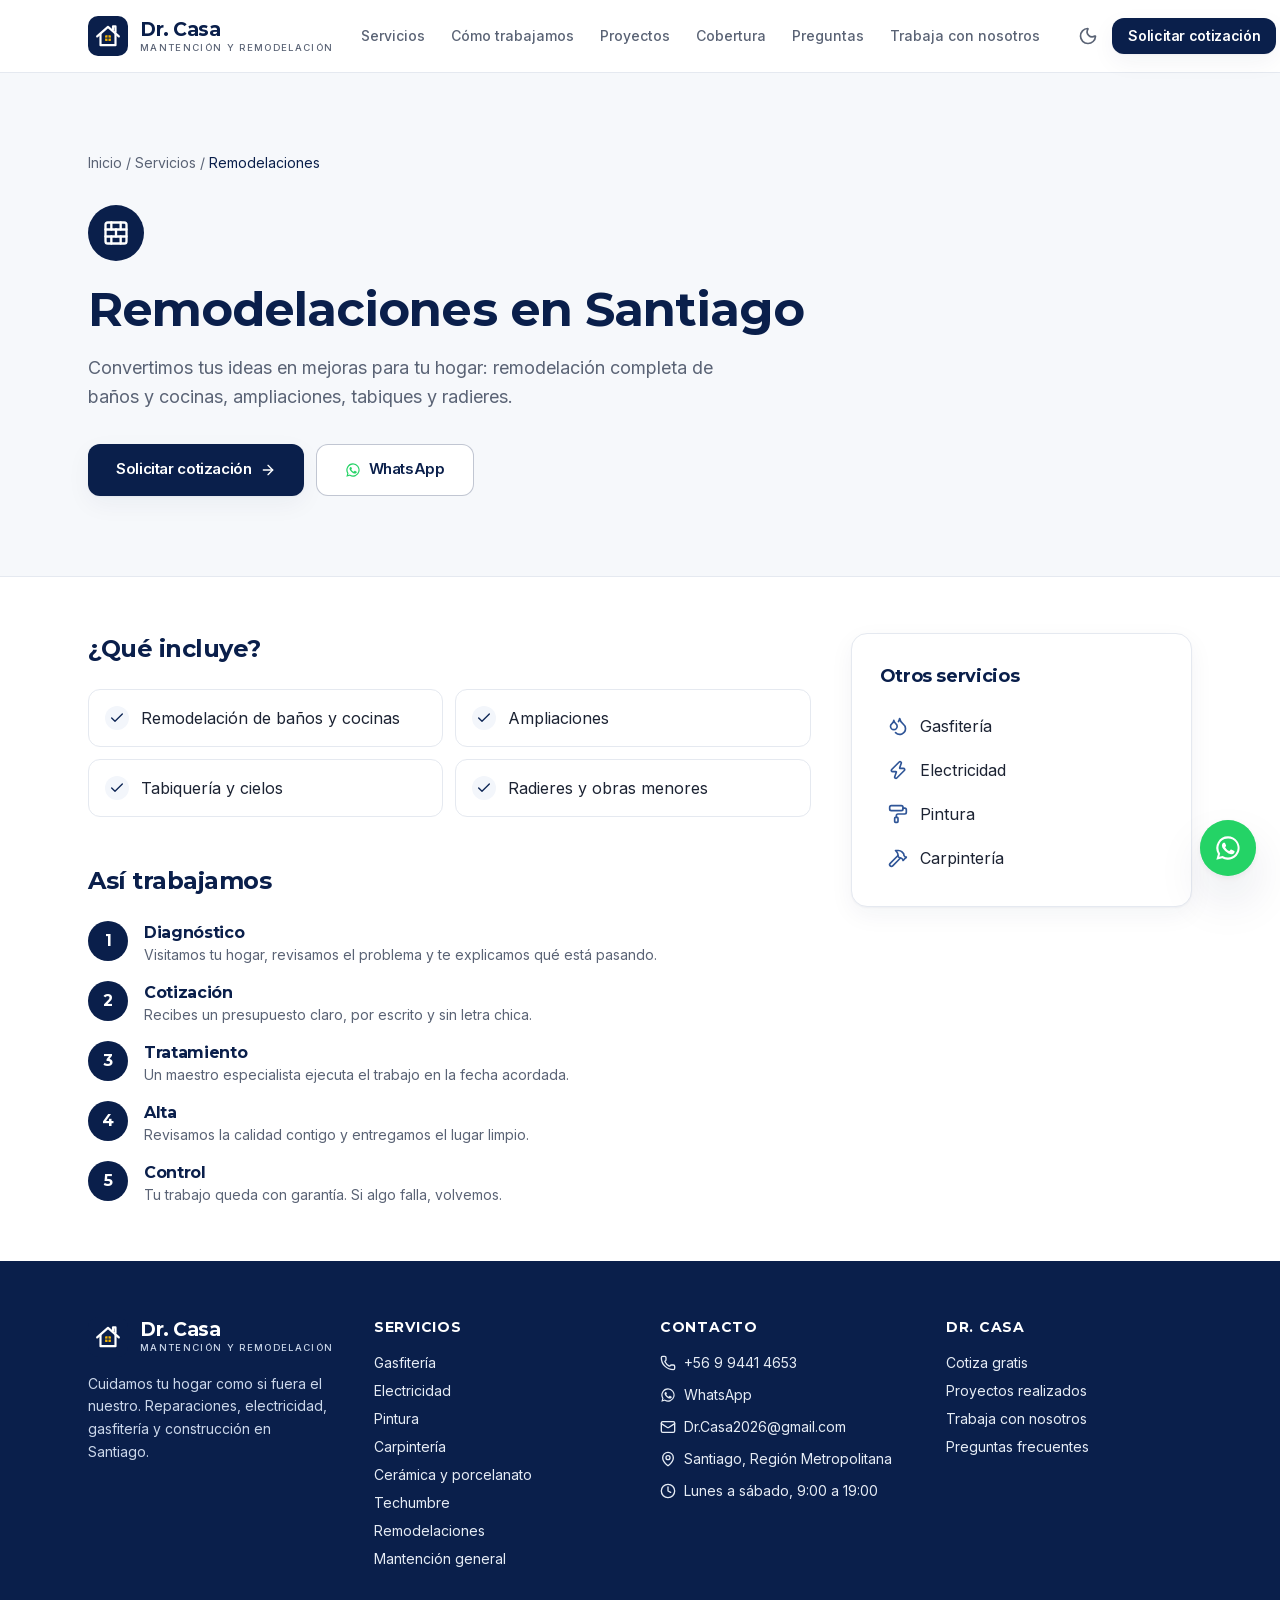
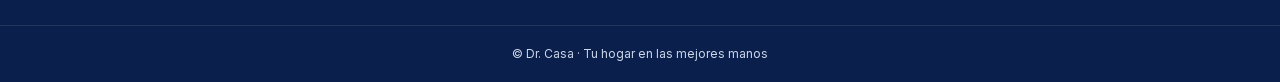
<file: servicios/remodelaciones/index.html>
<!DOCTYPE html><html lang="es-CL" class="MOT0tq_variable z9v-Mq_variable"><head><meta charSet="utf-8"/><meta name="viewport" content="width=device-width, initial-scale=1"/><link rel="preload" href="/_next/static/media/07c7676b89ed2778-s.p.2bn3s6zvc0dyp.woff2" as="font" crossorigin="" type="font/woff2"/><link rel="preload" href="/_next/static/media/65341aea9fb91af5-s.p.1dqa_6e_ad4sj.woff2" as="font" crossorigin="" type="font/woff2"/><link rel="stylesheet" href="/_next/static/chunks/107nrjr_bahgp.css" data-precedence="next"/><link rel="preload" as="script" fetchPriority="low" href="/_next/static/chunks/3be5ypa669k_3.js"/><script src="/_next/static/chunks/1k2w3nq2-wg_-.js" async=""></script><script src="/_next/static/chunks/3jn_x8ihwq16e.js" async=""></script><script src="/_next/static/chunks/2wsaspdyfxyeh.js" async=""></script><script src="/_next/static/chunks/turbopack-2u1d16houkiyo.js" async=""></script><script src="/_next/static/chunks/3apouaeb7wl-a.js" async=""></script><script src="/_next/static/chunks/06d-5nusxsw-a.js" async=""></script><script src="/_next/static/chunks/2tbzr5yfnbe_p.js" async=""></script><script src="/_next/static/chunks/1mpfzkxdqjrt-.js" async=""></script><meta name="theme-color" content="#ffffff" media="(prefers-color-scheme: light)"/><meta name="theme-color" content="#0a1020" media="(prefers-color-scheme: dark)"/><title>Remodelaciones en Santiago | Dr. Casa</title><meta name="description" content="Convertimos tus ideas en mejoras para tu hogar: remodelación completa de baños y cocinas, ampliaciones, tabiques y radieres."/><meta name="keywords" content="maestro a domicilio,gasfiter Santiago,electricista Santiago,remodelación de baños,pintor Santiago,mantención del hogar"/><link rel="canonical" href="https://drcasa.cl/servicios/remodelaciones/"/><meta property="og:title" content="Remodelaciones en Santiago | Dr. Casa"/><meta property="og:description" content="Convertimos tus ideas en mejoras para tu hogar: remodelación completa de baños y cocinas, ampliaciones, tabiques y radieres."/><meta property="og:site_name" content="Dr. Casa"/><meta property="og:locale" content="es_CL"/><meta property="og:image" content="https://drcasa.cl/img/afiche.jpg"/><meta property="og:image:width" content="1200"/><meta property="og:image:height" content="800"/><meta property="og:image:alt" content="Tu hogar en las mejores manos"/><meta property="og:type" content="website"/><meta name="twitter:card" content="summary_large_image"/><meta name="twitter:title" content="Remodelaciones en Santiago | Dr. Casa"/><meta name="twitter:description" content="Convertimos tus ideas en mejoras para tu hogar: remodelación completa de baños y cocinas, ampliaciones, tabiques y radieres."/><meta name="twitter:image" content="https://drcasa.cl/img/afiche.jpg"/><meta name="twitter:image:alt" content="Tu hogar en las mejores manos"/><meta name="twitter:image:width" content="1200"/><meta name="twitter:image:height" content="800"/><link rel="icon" href="/icon.svg"/><link rel="apple-touch-icon" href="/marca/isotipo.png"/><meta name="next-size-adjust" content=""/><script>try{var t=localStorage.getItem('tema');if(t==='oscuro')document.documentElement.classList.add('dark')}catch(e){}</script><script src="/_next/static/chunks/0cz1d0mv5g_q7.js" noModule=""></script></head><body class="min-h-dvh"><div hidden=""><!--$--><!--/$--></div><script type="application/ld+json">{"@context":"https://schema.org","@type":"HomeAndConstructionBusiness","name":"Dr. Casa","description":"Mantención y Remodelación de Hogar. Tu hogar en las mejores manos.","url":"https://drcasa.cl","logo":"https://drcasa.cl/marca/logo.png","image":"https://drcasa.cl/img/afiche.jpg","telephone":"+56994414653","email":"Dr.Casa2026@gmail.com","address":{"@type":"PostalAddress","addressLocality":"Santiago","addressRegion":"Región Metropolitana","addressCountry":"CL"},"areaServed":[{"@type":"City","name":"Santiago"},{"@type":"City","name":"Providencia"},{"@type":"City","name":"Ñuñoa"},{"@type":"City","name":"Las Condes"},{"@type":"City","name":"Vitacura"},{"@type":"City","name":"Lo Barnechea"},{"@type":"City","name":"La Reina"},{"@type":"City","name":"Peñalolén"},{"@type":"City","name":"Macul"},{"@type":"City","name":"La Florida"},{"@type":"City","name":"Puente Alto"},{"@type":"City","name":"San Miguel"},{"@type":"City","name":"San Joaquín"},{"@type":"City","name":"La Cisterna"},{"@type":"City","name":"Maipú"},{"@type":"City","name":"Estación Central"},{"@type":"City","name":"Recoleta"},{"@type":"City","name":"Independencia"},{"@type":"City","name":"Huechuraba"},{"@type":"City","name":"Quilicura"}],"openingHours":["Mo-Sa 09:00-19:00"],"priceRange":"$$","hasOfferCatalog":{"@type":"OfferCatalog","name":"Servicios","itemListElement":[{"@type":"Offer","itemOffered":{"@type":"Service","name":"Gasfitería","description":"Filtraciones, griferías, WC, calefont y destapes."}},{"@type":"Offer","itemOffered":{"@type":"Service","name":"Electricidad","description":"Enchufes, iluminación, tableros y fallas eléctricas."}},{"@type":"Offer","itemOffered":{"@type":"Service","name":"Pintura","description":"Interior, exterior, empaste y tratamiento de humedad."}},{"@type":"Offer","itemOffered":{"@type":"Service","name":"Carpintería","description":"Puertas, muebles, closets, pisos y terrazas."}},{"@type":"Offer","itemOffered":{"@type":"Service","name":"Cerámica y porcelanato","description":"Instalación en pisos, muros, baños y cocinas."}},{"@type":"Offer","itemOffered":{"@type":"Service","name":"Techumbre","description":"Goteras, canaletas, cubiertas e impermeabilización."}},{"@type":"Offer","itemOffered":{"@type":"Service","name":"Remodelaciones","description":"Baños, cocinas, ampliaciones y tabiquería."}},{"@type":"Offer","itemOffered":{"@type":"Service","name":"Mantención general","description":"Arreglos varios y mantención preventiva del hogar."}}]},"sameAs":[]}</script><a href="#contenido" class="sr-only focus:not-sr-only focus:fixed focus:top-2 focus:left-2 focus:z-50 focus:rounded-lg focus:bg-superficie focus:px-4 focus:py-2">Saltar al contenido</a><header class="sticky top-0 z-40 border-b border-borde bg-superficie/90 backdrop-blur-md"><div class="mx-auto flex h-[72px] max-w-6xl items-center justify-between gap-4 px-4 sm:px-6"><a aria-label="Dr. Casa, ir al inicio" href="/"><span class="flex items-center gap-3"><svg viewBox="0 0 48 48" class="size-10 shrink-0" role="img" aria-label="Dr. Casa"><rect width="48" height="48" rx="12" fill="#0A1F4B"></rect><g fill="none" stroke="#fff" stroke-width="2.6" stroke-linecap="round" stroke-linejoin="round"><path d="M11 24.5 24 13l13 11.5"></path><path d="M15 21.5V35h18V21.5"></path><path d="M30 16.5V12.5h3v6.6"></path></g><rect x="20.5" y="23" width="7" height="7" rx="1" fill="#F5B400"></rect><path d="M24 23v7M20.5 26.5h7" stroke="#0A1F4B" stroke-width="1.2"></path></svg><span class="leading-none"><span class="block font-titulo text-[19px] font-bold tracking-tight text-titulo">Dr. Casa</span><span class="mt-1 block text-[9.5px] font-medium tracking-[0.14em] whitespace-nowrap uppercase text-texto-suave">Mantención y remodelación</span></span></span></a><nav class="hidden items-center gap-0.5 xl:flex" aria-label="Principal"><a class="whitespace-nowrap rounded-full px-3 py-2 text-sm font-medium text-texto-suave transition-colors hover:text-titulo" href="/#servicios">Servicios</a><a class="whitespace-nowrap rounded-full px-3 py-2 text-sm font-medium text-texto-suave transition-colors hover:text-titulo" href="/#como-trabajamos">Cómo trabajamos</a><a class="whitespace-nowrap rounded-full px-3 py-2 text-sm font-medium text-texto-suave transition-colors hover:text-titulo" href="/proyectos/">Proyectos</a><a class="whitespace-nowrap rounded-full px-3 py-2 text-sm font-medium text-texto-suave transition-colors hover:text-titulo" href="/#cobertura">Cobertura</a><a class="whitespace-nowrap rounded-full px-3 py-2 text-sm font-medium text-texto-suave transition-colors hover:text-titulo" href="/#preguntas">Preguntas</a><a class="whitespace-nowrap rounded-full px-3 py-2 text-sm font-medium text-texto-suave transition-colors hover:text-titulo" href="/trabaja-con-nosotros/">Trabaja con nosotros</a></nav><div class="flex items-center gap-1"><button type="button" class="grid size-10 place-items-center rounded-full text-texto-suave transition-colors hover:bg-fondo-alt hover:text-titulo" aria-label="Cambiar entre modo claro y oscuro"><svg xmlns="http://www.w3.org/2000/svg" width="24" height="24" viewBox="0 0 24 24" fill="none" stroke="currentColor" stroke-width="2" stroke-linecap="round" stroke-linejoin="round" class="lucide lucide-sun hidden size-5 dark:block" aria-hidden="true"><circle cx="12" cy="12" r="4"></circle><path d="M12 2v2"></path><path d="M12 20v2"></path><path d="m4.93 4.93 1.41 1.41"></path><path d="m17.66 17.66 1.41 1.41"></path><path d="M2 12h2"></path><path d="M20 12h2"></path><path d="m6.34 17.66-1.41 1.41"></path><path d="m19.07 4.93-1.41 1.41"></path></svg><svg xmlns="http://www.w3.org/2000/svg" width="24" height="24" viewBox="0 0 24 24" fill="none" stroke="currentColor" stroke-width="2" stroke-linecap="round" stroke-linejoin="round" class="lucide lucide-moon size-5 dark:hidden" aria-hidden="true"><path d="M20.985 12.486a9 9 0 1 1-9.473-9.472c.405-.022.617.46.402.803a6 6 0 0 0 8.268 8.268c.344-.215.825-.004.803.401"></path></svg></button><a class="items-center justify-center gap-2 whitespace-nowrap rounded-xl font-semibold tracking-tight transition-all duration-200 disabled:pointer-events-none disabled:opacity-60 active:scale-[0.98] [&amp;_svg]:size-4 [&amp;_svg]:shrink-0 bg-primario text-fondo shadow-suave hover:bg-primario-hover hover:shadow-elevada h-9 px-4 text-sm hidden sm:inline-flex" href="/cotizar/">Solicitar cotización</a><button type="button" class="grid size-10 place-items-center rounded-full xl:hidden" aria-expanded="false" aria-controls="menu-movil" aria-label="Abrir menú"><svg xmlns="http://www.w3.org/2000/svg" width="24" height="24" viewBox="0 0 24 24" fill="none" stroke="currentColor" stroke-width="2" stroke-linecap="round" stroke-linejoin="round" class="lucide lucide-menu size-6" aria-hidden="true"><path d="M4 5h16"></path><path d="M4 12h16"></path><path d="M4 19h16"></path></svg></button></div></div></header><main id="contenido"><section class="border-b border-borde bg-fondo-alt"><div class="mx-auto w-full max-w-6xl px-4 sm:px-6 py-14 sm:py-20"><nav aria-label="Ruta" class="mb-8 text-sm text-texto-suave"><a class="hover:text-titulo" href="/">Inicio</a> /<!-- --> <a class="hover:text-titulo" href="/#servicios">Servicios</a> / <span class="text-titulo">Remodelaciones</span></nav><span class="grid size-14 place-items-center rounded-full bg-primario text-fondo"><svg xmlns="http://www.w3.org/2000/svg" width="24" height="24" viewBox="0 0 24 24" fill="none" stroke="currentColor" stroke-width="2" stroke-linecap="round" stroke-linejoin="round" class="lucide lucide-brick-wall size-7" aria-hidden="true"><rect width="18" height="18" x="3" y="3" rx="2"></rect><path d="M12 9v6"></path><path d="M16 15v6"></path><path d="M16 3v6"></path><path d="M3 15h18"></path><path d="M3 9h18"></path><path d="M8 15v6"></path><path d="M8 3v6"></path></svg></span><h1 class="mt-6 text-4xl font-bold sm:text-5xl">Remodelaciones<!-- --> en <!-- -->Santiago</h1><p class="mt-5 max-w-2xl text-lg leading-relaxed text-texto-suave">Convertimos tus ideas en mejoras para tu hogar: remodelación completa de baños y cocinas, ampliaciones, tabiques y radieres.</p><div class="mt-8 flex flex-col gap-3 sm:flex-row"><a class="inline-flex items-center justify-center gap-2 whitespace-nowrap rounded-xl font-semibold tracking-tight transition-all duration-200 disabled:pointer-events-none disabled:opacity-60 active:scale-[0.98] [&amp;_svg]:size-4 [&amp;_svg]:shrink-0 bg-primario text-fondo shadow-suave hover:bg-primario-hover hover:shadow-elevada h-13 px-7 text-[15px]" href="/cotizar/?servicio=remodelaciones">Solicitar cotización <svg xmlns="http://www.w3.org/2000/svg" width="24" height="24" viewBox="0 0 24 24" fill="none" stroke="currentColor" stroke-width="2" stroke-linecap="round" stroke-linejoin="round" class="lucide lucide-arrow-right" aria-hidden="true"><path d="M5 12h14"></path><path d="m12 5 7 7-7 7"></path></svg></a><a href="https://wa.me/56994414653?text=Hola%20Dr.%20Casa%2C%20necesito%20un%20servicio%20de%20remodelaciones." target="_blank" rel="noopener" class="inline-flex items-center justify-center gap-2 whitespace-nowrap rounded-xl font-semibold tracking-tight transition-all duration-200 disabled:pointer-events-none disabled:opacity-60 active:scale-[0.98] [&amp;_svg]:size-4 [&amp;_svg]:shrink-0 border border-primario/25 bg-superficie text-primario hover:border-primario hover:bg-fondo-alt h-13 px-7 text-[15px]"><svg viewBox="0 0 24 24" fill="currentColor" class="size-5 text-whatsapp" aria-hidden="true"><path d="M12 2a10 10 0 0 0-8.6 15.1L2 22l5-1.3A10 10 0 1 0 12 2Zm0 18.2a8.2 8.2 0 0 1-4.2-1.2l-.3-.2-3 .8.8-2.9-.2-.3A8.2 8.2 0 1 1 12 20.2Zm4.5-6.1c-.2-.1-1.5-.7-1.7-.8-.2-.1-.4-.1-.6.1l-.8 1c-.1.2-.3.2-.5.1a6.7 6.7 0 0 1-3.3-2.9c-.3-.4.2-.4.7-1.4.1-.2 0-.3 0-.5l-.8-1.8c-.2-.5-.4-.4-.6-.4h-.5a1 1 0 0 0-.7.3 3 3 0 0 0-.9 2.2 5.2 5.2 0 0 0 1.1 2.7 11.8 11.8 0 0 0 4.5 4c1.7.7 2.4.8 3.2.6a2.8 2.8 0 0 0 1.8-1.3 2.3 2.3 0 0 0 .2-1.3c-.1-.2-.3-.2-.6-.4Z"></path></svg> WhatsApp</a></div></div></section><div class="mx-auto w-full max-w-6xl px-4 sm:px-6 grid gap-10 py-14 lg:grid-cols-3"><div class="lg:col-span-2"><h2 class="text-2xl font-bold">¿Qué incluye?</h2><ul class="mt-6 grid gap-3 sm:grid-cols-2"><li class="flex items-start gap-3 rounded-xl border border-borde bg-superficie p-4"><span class="grid size-6 shrink-0 place-items-center rounded-full bg-marca-50 text-marca-800 dark:bg-marca-900/60 dark:text-marca-200"><svg xmlns="http://www.w3.org/2000/svg" width="24" height="24" viewBox="0 0 24 24" fill="none" stroke="currentColor" stroke-width="2" stroke-linecap="round" stroke-linejoin="round" class="lucide lucide-check size-4" aria-hidden="true"><path d="M20 6 9 17l-5-5"></path></svg></span>Remodelación de baños y cocinas</li><li class="flex items-start gap-3 rounded-xl border border-borde bg-superficie p-4"><span class="grid size-6 shrink-0 place-items-center rounded-full bg-marca-50 text-marca-800 dark:bg-marca-900/60 dark:text-marca-200"><svg xmlns="http://www.w3.org/2000/svg" width="24" height="24" viewBox="0 0 24 24" fill="none" stroke="currentColor" stroke-width="2" stroke-linecap="round" stroke-linejoin="round" class="lucide lucide-check size-4" aria-hidden="true"><path d="M20 6 9 17l-5-5"></path></svg></span>Ampliaciones</li><li class="flex items-start gap-3 rounded-xl border border-borde bg-superficie p-4"><span class="grid size-6 shrink-0 place-items-center rounded-full bg-marca-50 text-marca-800 dark:bg-marca-900/60 dark:text-marca-200"><svg xmlns="http://www.w3.org/2000/svg" width="24" height="24" viewBox="0 0 24 24" fill="none" stroke="currentColor" stroke-width="2" stroke-linecap="round" stroke-linejoin="round" class="lucide lucide-check size-4" aria-hidden="true"><path d="M20 6 9 17l-5-5"></path></svg></span>Tabiquería y cielos</li><li class="flex items-start gap-3 rounded-xl border border-borde bg-superficie p-4"><span class="grid size-6 shrink-0 place-items-center rounded-full bg-marca-50 text-marca-800 dark:bg-marca-900/60 dark:text-marca-200"><svg xmlns="http://www.w3.org/2000/svg" width="24" height="24" viewBox="0 0 24 24" fill="none" stroke="currentColor" stroke-width="2" stroke-linecap="round" stroke-linejoin="round" class="lucide lucide-check size-4" aria-hidden="true"><path d="M20 6 9 17l-5-5"></path></svg></span>Radieres y obras menores</li></ul><h2 class="mt-12 text-2xl font-bold">Así trabajamos</h2><ol class="mt-6 grid gap-4"><li class="flex gap-4"><span class="grid size-10 shrink-0 place-items-center rounded-full bg-primario font-titulo font-bold text-white">1</span><div><h3 class="font-bold">Diagnóstico</h3><p class="text-sm text-texto-suave">Visitamos tu hogar, revisamos el problema y te explicamos qué está pasando.</p></div></li><li class="flex gap-4"><span class="grid size-10 shrink-0 place-items-center rounded-full bg-primario font-titulo font-bold text-white">2</span><div><h3 class="font-bold">Cotización</h3><p class="text-sm text-texto-suave">Recibes un presupuesto claro, por escrito y sin letra chica.</p></div></li><li class="flex gap-4"><span class="grid size-10 shrink-0 place-items-center rounded-full bg-primario font-titulo font-bold text-white">3</span><div><h3 class="font-bold">Tratamiento</h3><p class="text-sm text-texto-suave">Un maestro especialista ejecuta el trabajo en la fecha acordada.</p></div></li><li class="flex gap-4"><span class="grid size-10 shrink-0 place-items-center rounded-full bg-primario font-titulo font-bold text-white">4</span><div><h3 class="font-bold">Alta</h3><p class="text-sm text-texto-suave">Revisamos la calidad contigo y entregamos el lugar limpio.</p></div></li><li class="flex gap-4"><span class="grid size-10 shrink-0 place-items-center rounded-full bg-primario font-titulo font-bold text-white">5</span><div><h3 class="font-bold">Control</h3><p class="text-sm text-texto-suave">Tu trabajo queda con garantía. Si algo falla, volvemos.</p></div></li></ol></div><aside><div class="rounded-2xl border border-borde bg-superficie p-7 shadow-suave"><h2 class="text-lg font-bold">Otros servicios</h2><ul class="mt-4 grid gap-1"><li><a class="flex items-center gap-3 rounded-xl p-2 hover:bg-fondo-alt" href="/servicios/gasfiteria/"><svg xmlns="http://www.w3.org/2000/svg" width="24" height="24" viewBox="0 0 24 24" fill="none" stroke="currentColor" stroke-width="2" stroke-linecap="round" stroke-linejoin="round" class="lucide lucide-droplets size-5 text-acento" aria-hidden="true"><path d="M7 16.3c2.2 0 4-1.83 4-4.05 0-1.16-.57-2.26-1.71-3.19S7.29 6.75 7 5.3c-.29 1.45-1.14 2.84-2.29 3.76S3 11.1 3 12.25c0 2.22 1.8 4.05 4 4.05z"></path><path d="M12.56 6.6A10.97 10.97 0 0 0 14 3.02c.5 2.5 2 4.9 4 6.5s3 3.5 3 5.5a6.98 6.98 0 0 1-11.91 4.97"></path></svg> <!-- -->Gasfitería</a></li><li><a class="flex items-center gap-3 rounded-xl p-2 hover:bg-fondo-alt" href="/servicios/electricidad/"><svg xmlns="http://www.w3.org/2000/svg" width="24" height="24" viewBox="0 0 24 24" fill="none" stroke="currentColor" stroke-width="2" stroke-linecap="round" stroke-linejoin="round" class="lucide lucide-zap size-5 text-acento" aria-hidden="true"><path d="M15.914 4a1.5 1.5 0 00-2.474-1.561l-9 9A1.5 1.5 0 005.5 14h4.002a.5.5 0 01.471.666L8.086 20a1.5 1.5 0 002.475 1.56l9-9A1.5 1.5 0 0018.5 10h-3.997a.5.5 0 01-.472-.667z"></path></svg> <!-- -->Electricidad</a></li><li><a class="flex items-center gap-3 rounded-xl p-2 hover:bg-fondo-alt" href="/servicios/pintura/"><svg xmlns="http://www.w3.org/2000/svg" width="24" height="24" viewBox="0 0 24 24" fill="none" stroke="currentColor" stroke-width="2" stroke-linecap="round" stroke-linejoin="round" class="lucide lucide-paint-roller size-5 text-acento" aria-hidden="true"><rect width="16" height="6" x="2" y="2" rx="2"></rect><path d="M10 16v-2a2 2 0 0 1 2-2h8a2 2 0 0 0 2-2V7a2 2 0 0 0-2-2h-2"></path><rect width="4" height="6" x="8" y="16" rx="1"></rect></svg> <!-- -->Pintura</a></li><li><a class="flex items-center gap-3 rounded-xl p-2 hover:bg-fondo-alt" href="/servicios/carpinteria/"><svg xmlns="http://www.w3.org/2000/svg" width="24" height="24" viewBox="0 0 24 24" fill="none" stroke="currentColor" stroke-width="2" stroke-linecap="round" stroke-linejoin="round" class="lucide lucide-hammer size-5 text-acento" aria-hidden="true"><path d="m15 12-9.373 9.373a1 1 0 0 1-3.001-3L12 9"></path><path d="m18 15 4-4"></path><path d="m21.5 11.5-1.914-1.914A2 2 0 0 1 19 8.172v-.344a2 2 0 0 0-.586-1.414l-1.657-1.657A6 6 0 0 0 12.516 3H9l1.243 1.243A6 6 0 0 1 12 8.485V10l2 2h1.172a2 2 0 0 1 1.414.586L18.5 14.5"></path></svg> <!-- -->Carpintería</a></li></ul></div></aside></div><!--$--><!--/$--></main><footer class="bg-marca-900 text-marca-100 dark:bg-marca-950"><div class="mx-auto grid max-w-6xl gap-10 px-4 py-14 sm:px-6 md:grid-cols-2 lg:grid-cols-4"><div><span class="flex items-center gap-3"><svg viewBox="0 0 48 48" class="size-10 shrink-0" role="img" aria-label="Dr. Casa"><rect width="48" height="48" rx="12" fill="#0A1F4B"></rect><g fill="none" stroke="#fff" stroke-width="2.6" stroke-linecap="round" stroke-linejoin="round"><path d="M11 24.5 24 13l13 11.5"></path><path d="M15 21.5V35h18V21.5"></path><path d="M30 16.5V12.5h3v6.6"></path></g><rect x="20.5" y="23" width="7" height="7" rx="1" fill="#F5B400"></rect><path d="M24 23v7M20.5 26.5h7" stroke="#0A1F4B" stroke-width="1.2"></path></svg><span class="leading-none"><span class="block font-titulo text-[19px] font-bold tracking-tight text-white">Dr. Casa</span><span class="mt-1 block text-[9.5px] font-medium tracking-[0.14em] whitespace-nowrap uppercase text-marca-200">Mantención y remodelación</span></span></span><p class="mt-4 text-sm leading-relaxed text-marca-200">Cuidamos tu hogar como si fuera el nuestro<!-- -->. Reparaciones, electricidad, gasfitería y construcción en <!-- -->Santiago<!-- -->.</p></div><div><h2 class="mb-4 text-sm font-bold uppercase tracking-wider text-white">Servicios</h2><ul class="grid gap-2 text-sm"><li><a class="hover:text-white" href="/servicios/gasfiteria/">Gasfitería</a></li><li><a class="hover:text-white" href="/servicios/electricidad/">Electricidad</a></li><li><a class="hover:text-white" href="/servicios/pintura/">Pintura</a></li><li><a class="hover:text-white" href="/servicios/carpinteria/">Carpintería</a></li><li><a class="hover:text-white" href="/servicios/ceramica/">Cerámica y porcelanato</a></li><li><a class="hover:text-white" href="/servicios/techumbre/">Techumbre</a></li><li><a class="hover:text-white" href="/servicios/remodelaciones/">Remodelaciones</a></li><li><a class="hover:text-white" href="/servicios/mantencion-general/">Mantención general</a></li></ul></div><div><h2 class="mb-4 text-sm font-bold uppercase tracking-wider text-white">Contacto</h2><ul class="grid gap-3 text-sm"><li><a href="tel:+56994414653" class="flex items-center gap-2 hover:text-white"><svg xmlns="http://www.w3.org/2000/svg" width="24" height="24" viewBox="0 0 24 24" fill="none" stroke="currentColor" stroke-width="2" stroke-linecap="round" stroke-linejoin="round" class="lucide lucide-phone size-4" aria-hidden="true"><path d="M13.832 16.568a1 1 0 0 0 1.213-.303l.355-.465A2 2 0 0 1 17 15h3a2 2 0 0 1 2 2v3a2 2 0 0 1-2 2A18 18 0 0 1 2 4a2 2 0 0 1 2-2h3a2 2 0 0 1 2 2v3a2 2 0 0 1-.8 1.6l-.468.351a1 1 0 0 0-.292 1.233 14 14 0 0 0 6.392 6.384"></path></svg> <!-- -->+56 9 9441 4653</a></li><li><a href="https://wa.me/56994414653?text=Hola%20Dr.%20Casa%2C%20quiero%20cotizar%20un%20trabajo%20para%20mi%20hogar." target="_blank" rel="noopener" class="flex items-center gap-2 hover:text-white"><svg viewBox="0 0 24 24" fill="currentColor" class="size-4" aria-hidden="true"><path d="M12 2a10 10 0 0 0-8.6 15.1L2 22l5-1.3A10 10 0 1 0 12 2Zm0 18.2a8.2 8.2 0 0 1-4.2-1.2l-.3-.2-3 .8.8-2.9-.2-.3A8.2 8.2 0 1 1 12 20.2Zm4.5-6.1c-.2-.1-1.5-.7-1.7-.8-.2-.1-.4-.1-.6.1l-.8 1c-.1.2-.3.2-.5.1a6.7 6.7 0 0 1-3.3-2.9c-.3-.4.2-.4.7-1.4.1-.2 0-.3 0-.5l-.8-1.8c-.2-.5-.4-.4-.6-.4h-.5a1 1 0 0 0-.7.3 3 3 0 0 0-.9 2.2 5.2 5.2 0 0 0 1.1 2.7 11.8 11.8 0 0 0 4.5 4c1.7.7 2.4.8 3.2.6a2.8 2.8 0 0 0 1.8-1.3 2.3 2.3 0 0 0 .2-1.3c-.1-.2-.3-.2-.6-.4Z"></path></svg> WhatsApp</a></li><li><a href="mailto:Dr.Casa2026@gmail.com" class="flex items-center gap-2 break-all hover:text-white"><svg xmlns="http://www.w3.org/2000/svg" width="24" height="24" viewBox="0 0 24 24" fill="none" stroke="currentColor" stroke-width="2" stroke-linecap="round" stroke-linejoin="round" class="lucide lucide-mail size-4 shrink-0" aria-hidden="true"><path d="m22 7-8.991 5.727a2 2 0 0 1-2.009 0L2 7"></path><rect x="2" y="4" width="20" height="16" rx="2"></rect></svg> <!-- -->Dr.Casa2026@gmail.com</a></li><li class="flex items-center gap-2"><svg xmlns="http://www.w3.org/2000/svg" width="24" height="24" viewBox="0 0 24 24" fill="none" stroke="currentColor" stroke-width="2" stroke-linecap="round" stroke-linejoin="round" class="lucide lucide-map-pin size-4" aria-hidden="true"><path d="M20 10c0 4.993-5.539 10.193-7.399 11.799a1 1 0 0 1-1.202 0C9.539 20.193 4 14.993 4 10a8 8 0 0 1 16 0"></path><circle cx="12" cy="10" r="3"></circle></svg> <!-- -->Santiago<!-- -->, <!-- -->Región Metropolitana</li><li class="flex items-center gap-2"><svg xmlns="http://www.w3.org/2000/svg" width="24" height="24" viewBox="0 0 24 24" fill="none" stroke="currentColor" stroke-width="2" stroke-linecap="round" stroke-linejoin="round" class="lucide lucide-clock size-4" aria-hidden="true"><circle cx="12" cy="12" r="10"></circle><path d="M12 6v6l4 2"></path></svg> <!-- -->Lunes a sábado, 9:00 a 19:00</li></ul></div><div><h2 class="mb-4 text-sm font-bold uppercase tracking-wider text-white">Dr. Casa</h2><ul class="grid gap-2 text-sm"><li><a class="hover:text-white" href="/cotizar/">Cotiza gratis</a></li><li><a class="hover:text-white" href="/proyectos/">Proyectos realizados</a></li><li><a class="hover:text-white" href="/trabaja-con-nosotros/">Trabaja con nosotros</a></li><li><a class="hover:text-white" href="/#preguntas">Preguntas frecuentes</a></li></ul></div></div><div class="border-t border-white/10 py-5 text-center text-xs text-marca-200">© <!-- -->Dr. Casa<!-- --> · <!-- -->Tu hogar en las mejores manos</div></footer><a href="https://wa.me/56994414653?text=Hola%20Dr.%20Casa%2C%20quiero%20cotizar%20un%20trabajo%20para%20mi%20hogar." target="_blank" rel="noopener" aria-label="Escríbenos por WhatsApp" class="group fixed right-4 bottom-4 z-50 flex items-center gap-2 rounded-full bg-whatsapp p-3.5 text-white shadow-elevada transition-transform hover:scale-105 sm:right-6 sm:bottom-6"><span class="absolute inset-0 -z-10 animate-ping rounded-full bg-whatsapp/40 [animation-iteration-count:3]"></span><svg viewBox="0 0 24 24" fill="currentColor" class="size-7" aria-hidden="true"><path d="M12 2a10 10 0 0 0-8.6 15.1L2 22l5-1.3A10 10 0 1 0 12 2Zm0 18.2a8.2 8.2 0 0 1-4.2-1.2l-.3-.2-3 .8.8-2.9-.2-.3A8.2 8.2 0 1 1 12 20.2Zm4.5-6.1c-.2-.1-1.5-.7-1.7-.8-.2-.1-.4-.1-.6.1l-.8 1c-.1.2-.3.2-.5.1a6.7 6.7 0 0 1-3.3-2.9c-.3-.4.2-.4.7-1.4.1-.2 0-.3 0-.5l-.8-1.8c-.2-.5-.4-.4-.6-.4h-.5a1 1 0 0 0-.7.3 3 3 0 0 0-.9 2.2 5.2 5.2 0 0 0 1.1 2.7 11.8 11.8 0 0 0 4.5 4c1.7.7 2.4.8 3.2.6a2.8 2.8 0 0 0 1.8-1.3 2.3 2.3 0 0 0 .2-1.3c-.1-.2-.3-.2-.6-.4Z"></path></svg><span class="hidden pr-1 text-sm font-semibold sm:group-hover:inline">Escríbenos</span></a><script id="_R_">(globalThis["TURBOPACK"] || (globalThis["TURBOPACK"] = [])).push({"otherChunks":["static/chunks/3be5ypa669k_3.js","static/chunks/1k2w3nq2-wg_-.js","static/chunks/3jn_x8ihwq16e.js","static/chunks/2wsaspdyfxyeh.js"],"runtimeModuleIds":[94553]});</script><script src="/_next/static/chunks/3be5ypa669k_3.js" async=""></script><script>(self.__next_f=self.__next_f||[]).push([0])</script><script>self.__next_f.push([1,"1:\"$Sreact.fragment\"\n2:\"/_next/static/chunks/3apouaeb7wl-a.js\"\n3:I[39756,[\"$2\"],\"default\"]\n4:I[37457,[\"$2\"],\"default\"]\n5:\"/_next/static/chunks/06d-5nusxsw-a.js\"\n6:I[5500,[\"$2\",\"$5\"],\"Image\"]\n7:\"/_next/static/chunks/2tbzr5yfnbe_p.js\"\n8:\"/_next/static/chunks/1mpfzkxdqjrt-.js\"\n9:I[22016,[\"$2\",\"$7\",\"$8\"],\"\"]\n18:\"ViewportBoundary\"\n19:I[97367,[\"$2\"],\"$18\"]\n1b:\"MetadataBoundary\"\n1c:I[97367,[\"$2\"],\"$1b\"]\n1d:\"$Sreact.suspense\"\n1f:I[68027,[\"$2\"],\"default\",1]\n:HL[\"/_next/static/chunks/107nrjr_bahgp.css\",\"style\"]\n:HL[\"/_next/static/media/07c7676b89ed2778-s.p.2bn3s6zvc0dyp.woff2\",\"font\",{\"crossOrigin\":\"\",\"type\":\"font/woff2\"}]\n:HL[\"/_next/static/media/65341aea9fb91af5-s.p.1dqa_6e_ad4sj.woff2\",\"font\",{\"crossOrigin\":\"\",\"type\":\"font/woff2\"}]\nb:T9ca,{\"@context\":\"https://schema.org\",\"@type\":\"HomeAndConstructionBusiness\",\"name\":\"Dr. Casa\",\"description\":\"Mantención y Remodelación de Hogar. Tu hogar en las mejores manos.\",\"url\":\"https://drcasa.cl\",\"logo\":\"https://drcasa.cl/marca/logo.png\",\"image\":\"https://drcasa.cl/img/afiche.jpg\",\"telephone\":\"+56994414653\",\"email\":\"Dr.Casa2026@gmail.com\",\"address\":{\"@type\":\"PostalAddress\",\"addressLocality\":\"Santiago\",\"addressRegion\":\"Región Metropolitana\",\"addressCountry\":\"CL\"},\"areaServed\":[{\"@type\":\"City\",\"name\":\"Santiago\"},{\"@type\":\"City\",\"name\":\"Providencia\"},{\"@type\":\"City\",\"name\":\"Ñuñoa\"},{\"@type\":\"City\",\"name\":\"Las Condes\"},{\"@type\":\"City\",\"name\":\"Vitacura\"},{\"@type\":\"City\",\"name\":\"Lo Barnechea\"},{\"@type\":\"City\",\"name\":\"La Reina\"},{\"@type\":\"City\",\"name\":\"Peñalolén\"},{\"@type\":\"City\",\"name\":\"Macul\"},{\"@type\":\"City\",\"name\":\"La Florida\"},{\"@type\":\"City\",\"name\":\"Puente Alto\"},{\"@type\":\"City\",\"name\":\"San Miguel\"},{\"@type\":\"City\",\"name\":\"San Joaquín\"},{\"@type\":\"City\",\"name\":\"La Cisterna\"},{\"@type\":\"City\",\"name\":\"Maipú\"},{\"@type\":\"City\",\"name\":\"Estación Central\"},{\"@type\":\"City\",\"name\":\"Recoleta\"},{\"@type\":\"City\",\"name\":\"Independencia\"},{\"@type\":\"City\",\"name\":\"Huechuraba\"},{\"@type\":\"City\",\"name\":\"Quilicura\"}],\"openingHours\":[\"Mo-Sa 09:00-19:00\"],\"priceRange\":\"$$\",\"hasOfferCatalog\":{\"@type\":\"OfferCatalog\",\"name\":\"Servicios\",\"itemListElement\":[{\"@type\":\"Offer\",\"itemOffered\":{\"@type\":\"Service\",\"name\":\"Gasfitería\",\"description\":\"Filtraciones, griferías, WC, calefont y destapes.\"}},{\"@type\":\"Offer\",\"itemOffered\":{\"@type\":\"Service\",\"name\":\"Electricidad\",\"description\":\"Enchufes, iluminación, tableros y fallas eléctricas.\"}},{\"@type\":\"Offer\",\"itemOffered\":{\"@type\":\"Service\",\"name\":\"Pintura\",\"description\":\"Interior, exterior, empaste y tratamiento de humedad.\"}},{\"@type\":\"Offer\",\"itemOffered\":{\"@type\":\"Service\",\"name\":\"Carpintería\",\"description\":\"Puertas, muebles, closets, pisos y terrazas.\"}},{\"@type\":\"Offer\",\"itemOffered\":{\"@type\":\"Service\",\"name\":\"Cerámica y porcelanato\",\"description\":\"Instalación en pisos, muros, baños y cocinas.\"}},{\"@type\":\"Offer\",\"itemOffered\":{\"@type\":\"Service\",\"name\":\"Techumbre\",\"description\":\"Goteras, canaletas, cubiertas e impermeabilización.\"}},{\"@type\":\"Offer\",\"itemOffered\":{\"@type\":\"Service\",\"name\":\"Remodelaciones\",\"description\":\"Baños, cocinas, ampliaciones y tabiquería.\"}},{\"@type\":\"Offer\",\"itemOffered\":{\"@type\":\"Service\",\"name\":\"Mantención general\",\"description\":\"Arreglos varios y mantención preventiva del hogar.\"}}]},\"sameAs\":[]}13:X\n16:[[\"children\",{\"s\":\"__PAGE__\",\"h\":512,\"d\":{\"r\":\"$L17\",\"p\":false,\"v\":null}}]]\n14:[[\"children\",{\"s\":{\"n\":\"slug\",\"t\":\"d\",\"k\":\"remodelaciones\",\"s\":[]},\"h\":512,\"d\":{\"r\":\"$L15\",\"p\":false,\"v\":\"$13\"},\"c\":\"$Q16\"}]]\n11:[[\"children\",{\"s\":\"servicios\",\"h\":512,\"d\":{\"r\":\"$L12\",\"p\":false,\"v\":\"$13\"},\"c\":\"$Q14\"}]]\na:[[\"children\",{\"s\":\"(public)\",\"h\":512,\"d\":{\"r\":[\"$\",\"$1\",\"c\",{\"children\":[[[\"$\",\"script\",\"script-0\",{\"src\":\"/_next/static/chunks/2tbzr5yfnbe_p.js\",\"async\":true,\"nonce\":\"$undefined\"}],[\"$\",\"script\",\"script-1\",{\"src\":\"/_next/static/chunks/1mpfzkxdqjrt-.js\",\"async\":true,\"nonce\":\"$undefined\"}]],[[\"$\",\"script\",null,{\"type\":\"application/ld+json\",\"dangerouslySetInnerHTML\":{\"__html\":\"$b\"}}],\"$Lc\",\"$Ld\",\"$Le\",\"$Lf\",\"$L10\"]]}],\"p\":false,\"v\":null},\"c\":\"$Q11\"}]]\n0:{\"P\":null,\"c\":[\"\",\"servicios\",\"remodelaciones\",\"\"],\"q\":\"\",\"i\":false,\"t\":{\"t\":{\"s\":\"\",\"h\":528,\"d\":{\"r\":[\"$\",\"$1\",\"c\",{\"children\":[[[\"$\",\"link\",\"0\",{\"rel\":\"stylesheet\",\"href\":\"/_next/static/chunks/107nrjr_bahgp.css\",\"precedence\":\"next\",\"crossOrigin\":\"$undefined\",\"nonce\":\"$undefined\"}],[\"$\",\"script\",\"script-0\",{\"src\":\"/_next/static/chunks/3apouaeb7wl-a.js\",\"async\":true,\"nonce\":\"$undefined\"}]],[\"$\",\"html\",null,{\"lang\":\"es-CL\",\"className\":\"MOT0tq_variable z9v-Mq_variable\",\"suppressHydrationWarning\":true,\"children\":[[\"$\",\"head\",null,{\"children\":[\"$\",\"script\",null,{\"dangerouslySetInnerHTML\":{\"__html\":\"try{var t=localStorage.getItem('tema');if(t==='oscuro')document.documentElement.classList.add('dark')}catch(e){}\"}}]}],[\"$\",\"body\",null,{\"className\":\"min-h-dvh\",\"children\":[\"$\",\"$L3\",null,{\"parallelRouterKey\":\"children\",\"error\":\"$undefined\",\"errorStyles\":\"$undefined\",\"errorScripts\":\"$undefined\",\"template\":[\"$\",\"$L4\",null,{}],\"templateStyles\":\"$undefined\",\"templateScripts\":\"$undefined\",\"notFound\":[[\"$\",\"main\",null,{\"className\":\"grid min-h-dvh place-items-center px-4 text-center\",\"children\":[\"$\",\"div\",null,{\"children\":[[\"$\",\"$L6\",null,{\"src\":\"/marca/logo.webp\",\"alt\":\"Dr. Casa\",\"width\":140,\"height\":140,\"className\":\"mx-auto\"}],[\"$\",\"h1\",null,{\"className\":\"mt-6 text-3xl font-bold\",\"children\":\"Esta página no existe\"}],[\"$\",\"p\",null,{\"className\":\"mt-2 text-texto-suave\",\"children\":\"Quizás se movió o el enlace está incompleto.\"}],[\"$\",\"$L9\",null,{\"href\":\"/\",\"className\":\"inline-flex items-center justify-center gap-2 whitespace-nowrap rounded-xl font-semibold tracking-tight transition-all duration-200 disabled:pointer-events-none disabled:opacity-60 active:scale-[0.98] [\u0026_svg]:size-4 [\u0026_svg]:shrink-0 bg-primario text-fondo shadow-suave hover:bg-primario-hover hover:shadow-elevada h-11 px-6 text-sm mt-8\",\"children\":\"Volver al inicio\"}]]}]}],[]],\"forbidden\":\"$undefined\",\"unauthorized\":\"$undefined\"}]}]]}]]}],\"p\":false,\"v\":null},\"c\":\"$Qa\"},\"h\":{\"r\":[\"$\",\"$1\",\"h\",{\"children\":[null,[\"$\",\"$L19\",null,{\"children\":\"$L1a\"}],[\"$\",\"$L1c\",null,{\"children\":[[\"$\",\"div\",null,{\"hidden\":true,\"children\":[\"$\",\"$1d\",null,{\"name\":\"Next.Metadata\",\"children\":\"$L1e\"}]}],null]}],[\"$\",\"meta\",null,{\"name\":\"next-size-adjust\",\"content\":\"\"}]]}],\"p\":false,\"v\":null}},\"m\":\"$undefined\",\"G\":[\"$1f\",[[\"$\",\"link\",\"0\",{\"rel\":\"stylesheet\",\"href\":\"/_next/static/chunks/107nrjr_bahgp.css\",\"precedence\":\"next\",\"crossOrigin\":\"$undefined\",\"nonce\":\"$undefined\"}]]],\"S\":true,\"r\":\"$undefined\",\"s\":\"$undefined\",\"a\":\"$undefined\",\"l\":\"$undefined\",\"p\":\"$undefined\",\"d\":\"$undefined\",\"b\":\"VGbSO87ydkDFMy39uEzQy\"}\n20:I[38527,[\"$2\",\"$7\",\"$8\"],\"Encabezado\"]\n21:I[5014,[\"$2\",\"$7\",\"$8\"],\"default\"]\n28:I[97367,[\"$2\"],\"OutletBoundary\"]\nc:[\"$\",\"a\",null,{\"href\":\"#contenido\",\"className\":\"sr-only focus:not-sr-only focus:fixed focus:top-2 focus:left-2 focus:z-50 focus:rounded-lg focus:bg-superficie focus:px-4 focus:py-2\",\"children\":\"Saltar al contenido\"}]\nd:[\"$\",\"$L20\",null,{}]\ne:[\"$\",\"main\",null,{\"id\":\"contenido\",\"children\":[\"$\",\"$L3\",null,{\"parallelRouterKey\":\"children\",\"error\":\"$undefined\",\"errorStyles\":\"$undefined\",\"errorScripts\":\"$undefined\",\"template\":[\"$\",\"$L4\",null,{}],\"templateStyles\":\"$undefined\",\"templateScripts\":\"$undefined\",\"notFound\":[[\"$\",\"main\",null,{\"className\":\"grid min-h-dvh place-items-center px-4 text-center\",\"children\":[\"$\",\"div\",null,{\"children\":[[\"$\",\"$L6\",null,{\"src\":\"/marca/logo.webp\",\"alt\":\"Dr. Casa\",\"width\":140,\"height\":140,\"className\":\"mx-auto\"}],[\"$\",\"h1\",null,{\"className\":\"mt-6 text-3xl font-bold\",\"children\":\"Esta página no existe\"}],[\"$\",\"p\",null,{\"className\":\"mt-2 text-texto-suave\",\"children\":\"Quizás se movió o el enlace está incompleto.\"}],[\"$\",\"$L9\",null,{\"href\":\"/\",\"className\":\"inline-flex items-center justify-center gap-2 whitespace-nowrap rounded-xl font-semibold tracking-tight transition-all duration-200 disabled:pointer-events-none disabled:opacity-60 active:scale-[0.98] [\u0026_svg]:size-4 [\u0026_svg]:shrink-0 bg-primario text-fondo shadow-suave hover:bg-primario-hover hover:shadow-elevada h-11 px-6 text-sm mt-8\",\"children\":\"Volver al inicio\"}]]}]}],[]],\"forbidden\":\"$undefined\",\"unauthorized\":\"$undefined\"}]}]\nf:[\"$\",\"footer\",null,{\"className\":\"bg-marca-900 text-marca-100 dark:bg-marca-950\",\"children\":[[\"$\",\"div\",null,{\"className\":\"mx-auto grid max-w-6xl gap-10 px-4 py-14 sm:px-6 md:grid-cols-2 lg:grid-cols-4\",\"children\":[[\"$\",\"div\",null,{\"children\":[[\"$\",\"span\",null,{\"className\":\"flex items-center gap-3\",\"children\":[[\"$\",\"svg\",null,{\"viewBox\":\"0 0 48 48\",\"className\":\"size-10 shrink-0\",\"role\":\"img\",\"aria-label\":\"Dr. Casa\",\"children\":[[\"$\",\"rect\",null,{\"width\":\"48\",\"height\":\"48\",\"rx\":\"12\",\"fill\":\"#0A1F4B\"}],[\"$\",\"g\",null,{\"fill\":\"none\",\"stroke\":\"#fff\",\"strokeWidth\":\"2.6\",\"strokeLinecap\":\"round\",\"strokeLinejoin\":\"round\",\"children\":[[\"$\",\"path\",null,{\"d\":\"M11 24.5 24 13l13 11.5\"}],[\"$\",\"path\",null,{\"d\":\"M15 21.5V35h18V21.5\"}],[\"$\",\"path\",null,{\"d\":\"M30 16.5V12.5h3v6.6\"}]]}],[\"$\",\"rect\",null,{\"x\":\"20.5\",\"y\":\"23\",\"width\":\"7\",\"height\":\"7\",\"rx\":\"1\",\"fill\":\"#F5B400\"}],[\"$\",\"path\",null,{\"d\":\"M24 23v7M20.5 26.5h7\",\"stroke\":\"#0A1F4B\",\"strokeWidth\":\"1.2\"}]]}],[\"$\",\"span\",null,{\"className\":\"leading-none\",\"children\":[[\"$\",\"span\",null,{\"className\":\"block font-titulo text-[19px] font-bold tracking-tight text-white\",\"children\":\"Dr. Casa\"}],[\"$\",\"span\",null,{\"className\":\"mt-1 block text-[9.5px] font-medium tracking-[0.14em] whitespace-nowrap uppercase text-marca-200\",\"children\":\"Mantención y remodelación\"}]]}]]}],[\"$\",\"p\",null,{\"className\":\"mt-4 text-sm leading-relaxed text-marca-200\",\"children\":[\"Cuidamos tu hogar como si fuera el nuestro\",\". Reparaciones, electricidad, gasfitería y construcción en \",\"Santiago\",\".\"]}]]}],[\"$\",\"div\",null,{\"children\":[[\"$\",\"h2\",null,{\"className\":\"mb-4 text-sm font-bold uppercase tracking-wider text-white\",\"children\":\"Servicios\"}],[\"$\",\"ul\",null,{\"className\":\"grid gap-2 text-sm\",\"children\":[[\"$\",\"li\",\"gasfiteria\",{\"children\":[\"$\",\"$L9\",null,{\"href\":\"/servicios/gasfiteria\",\"className\":\"hover:text-white\",\"children\":\"Gasfitería\"}]}],[\"$\",\"li\",\"electricidad\",{\"children\":[\"$\",\"$L9\",null,{\"href\":\"/servicios/electricidad\",\"className\":\"hover:text-white\",\"children\":\"Electricidad\"}]}],[\"$\",\"li\",\"pintura\",{\"children\":[\"$\",\"$L9\",null,{\"href\":\"/servicios/pintura\",\"className\":\"hover:text-white\",\"children\":\"Pintura\"}]}],[\"$\",\"li\",\"carpinteria\",{\"children\":[\"$\",\"$L9\",null,{\"href\":\"/servicios/carpinteria\",\"className\":\"hover:text-white\",\"children\":\"Carpintería\"}]}],[\"$\",\"li\",\"ceramica\",{\"children\":[\"$\",\"$L9\",null,{\"href\":\"/servicios/ceramica\",\"className\":\"hover:text-white\",\"children\":\"Cerámica y porcelanato\"}]}],[\"$\",\"li\",\"techumbre\",{\"children\":[\"$\",\"$L9\",null,{\"href\":\"/servicios/techumbre\",\"className\":\"hover:text-white\",\"children\":\"Techumbre\"}]}],[\"$\",\"li\",\"remodelaciones\",{\"children\":[\"$\",\"$L9\",null,{\"href\":\"/servicios/remodelaciones\",\"className\":\"hover:text-white\",\"children\":\"Remodelaciones\"}]}],[\"$\",\"li\",\"mantencion-general\",{\"children\":[\"$\",\"$L9\",null,{\"href\":\"/servicios/mantencion-general\",\"className\":\"hover:text-white\",\"children\":\"Mantención general\"}]}]]}]]}],[\"$\",\"div\",null,{\"children\":[[\"$\",\"h2\",null,{\"className\":\"mb-4 text-sm font-bold uppercase tracking-wider text-white\",\"children\":\"Contacto\"}],[\"$\",\"ul\",null,{\"className\":\"grid gap-3 text-sm\",\"children\":[[\"$\",\"li\",null,{\"children\":[\"$\",\"a\",null,{\"href\":\"tel:+56994414653\",\"className\":\"flex items-center gap-2 hover:text-white\",\"children\":[[\"$\",\"$L21\",null,{\"ref\":\"$undefined\",\"icon\":{\"name\":\"phone\",\"size\":24,\"node\":[[\"path\",{\"d\":\"M13.832 16.568a1 1 0 0 0 1.213-.303l.355-.465A2 2 0 0 1 17 15h3a2 2 0 0 1 2 2v3a2 2 0 0 1-2 2A18 18 0 0 1 2 4a2 2 0 0 1 2-2h3a2 2 0 0 1 2 2v3a2 2 0 0 1-.8 1.6l-.468.351a1 1 0 0 0-.292 1.233 14 14 0 0 0 6.392 6.384\",\"key\":\"9njp5v\"}]]},\"className\":\"size-4\"}],\" \",\"+56 9 9441 4653\"]}]}],[\"$\",\"li\",null,{\"children\":[\"$\",\"a\",null,{\"href\":\"https://wa.me/56994414653?text=Hola%20Dr.%20Casa%2C%20quiero%20cotizar%20un%20trabajo%20para%20mi%20hogar.\",\"target\":\"_blank\",\"rel\":\"noopener\",\"className\":\"flex items-center gap-2 hover:text-white\",\"children\":[[\"$\",\"svg\",null,{\"viewBox\":\"0 0 24 24\",\"fill\":\"currentColor\",\"className\":\"size-4\",\"aria-hidden\":true,\"children\":[\"$\",\"path\",null,{\"d\":\"M12 2a10 10 0 0 0-8.6 15.1L2 22l5-1.3A10 10 0 1 0 12 2Zm0 18.2a8.2 8.2 0 0 1-4.2-1.2l-.3-.2-3 .8.8-2.9-.2-.3A8.2 8.2 0 1 1 12 20.2Zm4.5-6.1c-.2-.1-1.5-.7-1.7-.8-.2-.1-.4-.1-.6.1l-.8 1c-.1.2-.3.2-.5.1a6.7 6.7 0 0 1-3.3-2.9c-.3-.4.2-.4.7-1.4.1-.2 0-.3 0-.5l-.8-1.8c-.2-.5-.4-.4-.6-.4h-.5a1 1 0 0 0-.7.3 3 3 0 0 0-.9 2.2 5.2 5.2 0 0 0 1.1 2.7 11.8 11.8 0 0 0 4.5 4c1.7.7 2.4.8 3.2.6a2.8 2.8 0 0 0 1.8-1.3 2.3 2.3 0 0 0 .2-1.3c-.1-.2-.3-.2-.6-.4Z\"}]}],\" WhatsApp\"]}]}],\"$L22\",\"$L23\",\"$L24\"]}]]}],\"$L25\"]}],\"$L26\"]}]\n10:[\"$\",\"a\",null,{\"href\":\"https://wa.me/56994414653?text=Hola%20Dr.%20Casa%2C%20quiero%20cotizar%20un%20trabajo%20para%20mi%20hogar.\",\"target\":\"_blank\",\"rel\":\"noopener\",\"aria-label\":\"Escríbenos por WhatsApp\",\"className\":\"group fixed right-4 bottom-4 z-50 flex items-center gap-2 rounded-full bg-whatsapp p-3.5 text-white shadow-elevada transition-transform hover:scale-105 sm:right-6 sm:bottom-6\",\"children\":[[\"$\",\"span\",null,{\"className\":\"absolute inset-0 -z-10 animate-ping rounded-full bg-whatsapp/40 [animation-iteration-count:3]\"}],[\"$\",\"svg\",null,{\"viewBox\":\"0 0 24 24\",\"fill\":\"currentColor\",\"className\":\"size-7\",\"aria-hidden\":true,\"children\":[\"$\",\"path\",null,{\"d\":\"M12 2a10 10 0 0 0-8.6 15.1L2 22l5-1.3A10 10 0 1 0 12 2Zm0 18.2a8.2 8.2 0 0 1-4.2-1.2l-.3-.2-3 .8.8-2.9-.2-.3A8.2 8.2 0 1 1 12 20.2Zm4.5-6.1c-.2-.1-1.5-.7-1.7-.8-.2-.1-.4-.1-.6.1l-.8 1c-.1.2-.3.2-.5.1a6.7 6.7 0 0 1-3.3-2.9c-.3-.4.2-.4.7-1.4.1-.2 0-.3 0-.5l-.8-1.8c-.2-.5-.4-.4-.6-.4h-.5a1 1 0 0 0-.7.3 3 3 0 0 0-.9 2.2 5.2 5.2 0 0 0 1.1 2.7 11.8 11.8 0 0 0 4.5 4c1.7.7 2.4.8 3.2.6a2.8 2.8 0 0 0 1.8-1.3 2.3 2.3 0 0 0 .2-1.3c-.1-.2-.3-.2-.6-.4Z\"}]}],[\"$\",\"span\",null,{\"className\":\"hidden pr-1 text-sm font-semibold sm:group-hover:inline\",\"children\":\"Escríbenos\"}]]}]\n12:[\"$\",\"$1\",\"c\",{\"children\":[null,[\"$\",\"$L3\",null,{\"parallelRouterKey\":\"children\",\"error\":\"$undefined\",\"errorStyles\":\"$undefined\",\"errorScripts\":\"$undefined\",\"template\":[\"$\",\"$L4\",null,{}],\"templateStyles\":\"$undefined\",\"templateScripts\":\"$undefined\",\"notFound\":\"$undefined\",\"forbidden\":\"$undefined\",\"unauthorized\":\"$undefined\"}]]}]\n15:[\"$\",\"$1\",\"c\",{\"children\":[null,[\"$\",\"$L3\",null,{\"parallelRouterKey\":\"children\",\"error\":\"$undefined\",\"errorStyles\":\"$undefined\",\"errorScripts\":\"$undefined\",\"template\":[\"$\",\"$L4\",null,{}],\"templateStyles\":\"$undefined\",\"templateScripts\":\"$undefined\",\"notFound\":\"$undefined\",\"forbidden\":\"$undefined\",\"unauthorized\":\"$undefined\"}]]}]\n17:[\"$\",\"$1\",\"c\",{\"children\":[\"$L27\",null,[\"$\",\"$L28\",null,{\"children\":[\"$\",\"$1d\",null,{\"name\":\"Next.MetadataOutlet\",\"children\":\"$@29\"}]}]]}]\n13:C\n22:[\"$\",\"li\",null,{\"children\":[\"$\",\"a\",null,{\"href\":\"mailto:Dr.Casa2026@gmail.com\",\"className\":\"flex items-center gap-2 break-all hover:text-white\",\"children\":[[\"$\",\"$L21\",null,{\"ref\":\"$undefined\",\"icon\":{\"name\":\"mail\",\"size\":24,\"node\":[[\"path\",{\"d\":\"m22 7-8.991 5.727a2 2 0 0 1-2.009 0L2 7\",\"key\":\"132q7q\"}],[\"rect\",{\"x\":\"2\",\"y\":\"4\",\"width\":\"20\",\"height\":\"16\",\"rx\":\"2\",\"key\":\"izxlao\"}]]},\"className\":\"size-4 shrink-0\"}],\" \",\"Dr.Casa2026@gmail.com\"]}]}]\n23:[\"$\",\"li\",null,{\"className\":\"flex items-center gap-2\",\"children\":[[\"$\",\"$L21\",null,{\"ref\":\"$undefined\",\"icon\":{\"name\":\"map-pin\",\"size\":24,\"node\":[[\"path\",{\"d\":\"M20 10c0 4.993-5.539 10.193-7.399 11.799a1 1 0 0 1-1.202 0C9.539 20.193 4 14.993 4 10a8 8 0 0 1 16 0\",\"key\":\"1r0f0z\"}],[\"circle\",{\"cx\":\"12\",\"cy\":\"10\",\"r\":\"3\",\"key\":\"ilqhr7\"}]]},\"className\":\"size-4\"}],\" \",\"Santiago\",\", \",\"Región Metropolitana\"]}]\n24:[\"$\",\"li\",null,{\"className\":\"flex items-center gap-2\",\"children\":[[\"$\",\"$L21\",null,{\"ref\":\"$undefined\",\"icon\":{\"name\":\"clock\",\"size\":24,\"node\":[[\"circle\",{\"cx\":\"12\",\"cy\":\"12\",\"r\":\"10\",\"key\":\"1mglay\"}],[\"path\",{\"d\":\"M12 6v6l4 2\",\"key\":\"mmk7yg\"}]]},\"className\":\"size-4\"}],\" \",\"Lunes a sábado, 9:00 a 19:00\"]}]\n25:[\"$\",\"div\",null,{\"children\":[[\"$\",\"h2\",null,{\"className\":\"mb-4 text-sm font-bold uppercase tracking-wider text-white\",\"children\":\"Dr. Casa\"}],[\"$\",\"ul\",null,{\"className\":\"grid gap-2 text-sm\",\"children\":[[\"$\",\"li\",null,{\"children\":[\"$\",\"$L9\",null,{\"href\":\"/cotizar\",\"className\":\"hover:text-white\",\"children\":\"Cotiza gratis\"}]}],[\"$\",\"li\",null,{\"children\":[\"$\",\"$L9\",null,{\"href\":\"/proyectos\",\"className\":\"hover:text-white\",\"children\":\"Proyectos realizados\"}]}],[\"$\",\"li\",null,{\"children\":[\"$\",\"$L9\",null,{\"href\":\"/trabaja-con-nosotros\",\"className\":\"hover:text-white\",\"children\":\"Trabaja con nosotros\"}]}],[\"$\",\"li\",null,{\"children\":[\"$\",\"$L9\",null,{\"href\":\"/#preguntas\",\"className\":\"hover:text-white\",\"children\":\"Preguntas frecuentes\"}]}],false]}],null]}]\n26:[\"$\",\"div\",null,{\"className\":\"border-t border-white/10 py-5 text-center text-xs text-marca-200\",\"children\":[\"© \",\"Dr. Casa\",\" · \",\"Tu hogar en las mejores manos\"]}]\n27:[[\"$\",\"section\",null,{\"className\":\"border-b border-borde bg-fondo-alt\",\"children\":[\"$\",\"div\",null,{\"className\":\"mx-auto w-full max-w-6xl px-4 sm:px-6 py-14 sm:py-20\",\"children\":[[\"$\",\"nav\",null,{\"aria-label\":\"Ruta\",\"className\":\"mb-8 text-sm text-texto-suave\",\"children\":[[\"$\",\"$L9\",null,{\"href\":\"/\",\"className\":\"hover:text-titulo\",\"children\":\"Inicio\"}],\" /\",\" \",[\"$\",\"$L9\",null,{\"href\":\"/#servicios\",\"className\":\"hover:text-titulo\",\"children\":\"Servicios\"}],\" / \",[\"$\",\"span\",null,{\"className\":\"text-titulo\",\"children\":\"Remodelaciones\"}]]}],[\"$\",\"span\",null,{\"className\":\"grid size-14 place-items-center rounded-full bg-primario text-fondo\",\"children\":[\"$\",\"$L21\",null,{\"ref\":\"$undefined\",\"icon\":{\"name\":\"brick-wall\",\"size\":24,\"node\":[[\"rect\",{\"width\":\"18\",\"height\":\"18\",\"x\":\"3\",\"y\":\"3\",\"rx\":\"2\",\"key\":\"afitv7\"}],[\"path\",{\"d\":\"M12 9v6\",\"key\":\"199k2o\"}],[\"path\",{\"d\":\"M16 15v6\",\"key\":\"8rj2es\"}],[\"path\",{\"d\":\"M16 3v6\",\"key\":\"1j6rpj\"}],[\"path\",{\"d\":\"M3 15h18\",\"key\":\"5xshup\"}],[\"path\",{\"d\":\"M3 9h18\",\"key\":\"1pudct\"}],[\"path\",{\"d\":\"M8 15v6\",\"key\":\"1stoo3\"}],[\"path\",{\"d\":\"M8 3v6\",\"key\":\"vlvjmk\"}]]},\"className\":\"size-7\",\"aria-hidden\":true}]}],[\"$\",\"h1\",null,{\"className\":\"mt-6 text-4xl font-bold sm:text-5xl\",\"children\":[\"Remodelaciones\",\" en \",\"Santiago\"]}],[\"$\",\"p\",null,{\"className\":\"mt-5 max-w-2xl text-lg leading-relaxed text-texto-suave\",\"children\":\"Convertimos tus ideas en mejoras para tu hogar: remodelación completa de baños y cocinas, ampliaciones, tabiques y radieres.\"}],null,[\"$\",\"div\",null,{\"className\":\"mt-8 flex flex-col gap-3 sm:flex-row\",\"children\":[[\"$\",\"$L9\",null,{\"href\":\"/cotizar?servicio=remodelaciones\",\"className\":\"inline-flex items-center justify-center gap-2 whitespace-nowrap rounded-xl font-semibold tracking-tight transition-all duration-200 disabled:pointer-events-none disabled:opacity-60 active:scale-[0.98] [\u0026_svg]:size-4 [\u0026_svg]:shrink-0 bg-primario text-fondo shadow-suave hover:bg-primario-hover hover:shadow-elevada h-13 px-7 text-[15px]\",\"children\":[\"Solicitar cotización \",[\"$\",\"$L21\",null,{\"ref\":\"$undefined\",\"icon\":{\"name\":\"arrow-right\",\"size\":24,\"node\":[[\"path\",{\"d\":\"M5 12h14\",\"key\":\"1ays0h\"}],[\"path\",{\"d\":\"m12 5 7 7-7 7\",\"key\":\"xquz4c\"}]]},\"className\":\"$undefined\"}]]}],[\"$\",\"a\",null,{\"href\":\"https://wa.me/56994414653?text=Hola%20Dr.%20Casa%2C%20necesito%20un%20servicio%20de%20remodelaciones.\",\"target\":\"_blank\",\"rel\":\"noopener\",\"className\":\"inline-flex items-center justify-center gap-2 whitespace-nowrap rounded-xl font-semibold tracking-tight transition-all duration-200 disabled:pointer-events-none disabled:opacity-60 active:scale-[0.98] [\u0026_svg]:size-4 [\u0026_svg]:shrink-0 border border-primario/25 bg-superficie text-primario hover:border-primario hover:bg-fondo-alt h-13 px-7 text-[15px]\",\"children\":[[\"$\",\"svg\",null,{\"viewBox\":\"0 0 24 24\",\"fill\":\"currentColor\",\"className\":\"size-5 text-whatsapp\",\"aria-hidden\":true,\"children\":[\"$\",\"path\",null,{\"d\":\"M12 2a10 10 0 0 0-8.6 15.1L2 22l5-1.3A10 10 0 1 0 12 2Zm0 18.2a8.2 8.2 0 0 1-4.2-1.2l-.3-.2-3 .8.8-2.9-.2-.3A8.2 8.2 0 1 1 12 20.2Zm4.5-6.1c-.2-.1-1.5-.7-1.7-.8-.2-.1-.4-.1-.6.1l-.8 1c-.1.2-.3.2-.5.1a6.7 6.7 0 0 1-3.3-2.9c-.3-.4.2-.4.7-1.4.1-.2 0-.3 0-.5l-.8-1.8c-.2-.5-.4-.4-.6-.4h-.5a1 1 0 0 0-.7.3 3 3 0 0 0-.9 2.2 5.2 5.2 0 0 0 1.1 2.7 11.8 11.8 0 0 0 4.5 4c1.7.7 2.4.8 3.2.6a2.8 2.8 0 0 0 1.8-1.3 2.3 2.3 0 0 0 .2-1.3c-.1-.2-.3-.2-.6-.4Z\"}]}],\" WhatsApp\"]}]]}]]}]}],[\"$\",\"div\",null,{\"className\":\"mx-auto w-full max-w-6xl px-4 sm:px-6 grid gap-10 py-14 lg:grid-cols-3\",\"children\":[[\"$\",\"div\",null,{\"className\":\"lg:col-span-2\",\"children\":[[\"$\",\"h2\",null,{\"className\":\"text-2xl font-bold\",\"children\":\"¿Qué incluye?\"}],[\"$\",\"ul\",null,{\"className\":\"mt-6 grid gap-3 sm:grid-cols-2\",\"children\":[[\"$\",\"li\",\"Remodelación de baños y cocinas\",{\"className\":\"flex items-start gap-3 rounded-xl border border-borde bg-superficie p-4\",\"children\":[[\"$\",\"span\",null,{\"className\":\"grid size-6 shrink-0 place-items-center rounded-full bg-marca-50 text-marca-800 dark:bg-marca-900/60 dark:text-marca-200\",\"children\":[\"$\",\"$L21\",null,{\"ref\":\"$undefined\",\"icon\":{\"name\":\"check\",\"size\":24,\"node\":[[\"path\",{\"d\":\"M20 6 9 17l-5-5\",\"key\":\"1gmf2c\"}]]},\"className\":\"size-4\"}]}],\"Remodelación de baños y cocinas\"]}],\"$L2a\",\"$L2b\",\"$L2c\"]}],\"$L2d\",\"$L2e\"]}],\"$L2f\"]}]]\n2a:[\"$\",\"li\",\"Ampliaciones\",{\"className\":\"flex items-start gap-3 rounded-xl border border-borde bg-superficie p-4\",\"children\":[[\"$\",\"span\",null,{\"className\":\"grid size-6 shrink-0 place-items-center rounded-full bg-marca-50 text-marca-800 dark:bg-marca-900/60 dark:text-marca-200\",\"children\":[\"$\",\"$L21\",null,{\"ref\":\"$undefined\",\"icon\":\"$27:1:props:children:0:props:children:1:props:children:0:props:children:0:props:children:props:icon\",\"className\":\"size-4\"}]}],\"Ampliaciones\"]}]\n2b:[\"$\",\"li\",\"Tabiquería y cielos\",{\"className\":\"flex items-start gap-3 rounded-xl border border-borde bg-superficie p-4\",\"children\":[[\"$\",\"span\",null,{\"className\":\"grid size-6 shrink-0 place-items-center rounded-full bg-marca-50 text-marca-800 dark:bg-marca-900/60 dark:text-marca-200\",\"children\":[\"$\",\"$L21\",null,{\"ref\":\"$undefined\",\"icon\":\"$27:1:props:children:0:props:children:1:props:children:0:props:children:0:props:children:props:icon\",\"className\":\"size-4\"}]}],\"Tabiquería y cielos\"]}]\n2c:[\"$\",\"li\",\"Radieres y obras menores\",{\"className\":\"flex items-start gap-3 rounded-xl border border-borde bg-superficie p-4\",\"children\":[[\"$\",\"span\",null,{\"className\":\"grid size-6 shrink-0 place-items-center rounded-full bg-marca-50 text-marca-800 dark:bg-marca-900/60 dark:text-marca-200\",\"children\":[\"$\",\"$L21\",null,{\"ref\":\"$undefined\",\"icon\":\"$27:1:props:children:0:props:children:1:props:children:0:props:children:0:props:children:props:icon\",\"className\":\"size-4\"}]}],\"Radieres y obras menores\"]}]\n2d:[\"$\",\"h2\",null,{\"className\":\"mt-12 text-2xl font-bold\",\"children\":\"Así trabajamos\"}]\n2e:[\"$\",\"ol\",null,{\"className\":\"mt-6 grid gap-4\",\"children\":[[\"$\",\"li\",\"Diagnóstico\",{\"className\":\"flex gap-4\",\"children\":[[\"$\",\"span\",null,{\"className\":\"grid size-10 shrink-0 place-items-center rounded-full bg-primario font-titulo font-bold text-white\",\"children\":1}],[\"$\",\"div\",null,{\"children\":[[\"$\",\"h3\",null,{\"className\":\"font-bold\",\"children\":\"Diagnóstico\"}],[\"$\",\"p\",null,{\"className\":\"text-sm text-texto-suave\",\"children\":\"Visitamos tu hogar, revisamos el problema y te explicamos qué está pasando.\"}]]}]]}],[\"$\",\"li\",\"Cotización\",{\"className\":\"flex gap-4\",\"children\":[[\"$\",\"span\",null,{\"className\":\"grid size-10 shrink-0 place-items-center rounded-full bg-primario font-titulo font-bold text-white\",\"children\":2}],[\"$\",\"div\",null,{\"children\":[[\"$\",\"h3\",null,{\"className\":\"font-bold\",\"children\":\"Cotización\"}],[\"$\",\"p\",null,{\"className\":\"text-sm text-texto-suave\",\"children\":\"Recibes un presupuesto claro, por escrito y sin letra chica.\"}]]}]]}],[\"$\",\"li\",\"Tratamiento\",{\"className\":\"flex gap-4\",\"children\":[[\"$\",\"span\",null,{\"className\":\"grid size-10 shrink-0 place-items-center rounded-full bg-primario font-titulo font-bold text-white\",\"children\":3}],[\"$\",\"div\",null,{\"children\":[[\"$\",\"h3\",null,{\"className\":\"font-bold\",\"children\":\"Tratamiento\"}],[\"$\",\"p\",null,{\"className\":\"text-sm text-texto-suave\",\"children\":\"Un maestro especialista ejecuta el trabajo en la fecha acordada.\"}]]}]]}],[\"$\",\"li\",\"Alta\",{\"className\":\"flex gap-4\",\"children\":[[\"$\",\"span\",null,{\"className\":\"grid size-10 shrink-0 place-items-center rounded-full bg-primario font-titulo font-bold text-white\",\"children\":4}],[\"$\",\"div\",null,{\"children\":[[\"$\",\"h3\",null,{\"className\":\"font-bold\",\"children\":\"Alta\"}],[\"$\",\"p\",null,{\"className\":\"text-sm text-texto-suave\",\"children\":\"Revisamos la calidad contigo y entregamos el lugar limpio.\"}]]}]]}],[\"$\",\"li\",\"Control\",{\"className\":\"flex gap-4\",\"children\":[[\"$\",\"span\",null,{\"className\":\"grid size-10 shrink-0 place-items-center rounded-full bg-primario font-titulo font-bold text-white\",\"children\":5}],[\"$\",\"div\",null,{\"children\":[[\"$\",\"h3\",null,{\"className\":\"font-bold\",\"children\":\"Control\"}],[\"$\",\"p\",null,{\"className\":\"text-sm text-texto-suave\",\"children\":\"Tu trabajo queda con garantía. Si algo falla, volvemos.\"}]]}]]}]]}]\n2f:[\"$\",\"aside\",null,{\"children\":[\"$\",\"div\",null,{\"className\":\"rounded-2xl border border-borde bg-superficie p-7 shadow-suave\",\"children\":[[\"$\",\"h2\",null,{\"className\":\"text-lg font-bold\",\"children\":\"Otros servicios\"}],[\"$\",\"ul\",null,{\"className\":\"mt-4 grid gap-1\",\"children\":[[\"$\",\"li\",\"gasfiteria\",{\"children\":[\"$\",\"$L9\",null,{\"href\":\"/servicios/gasfiteria\",\"className\":\"flex items-center gap-3 rounded-xl p-2 hover:bg-fondo-alt\",\"children\":[[\"$\",\"$L21\",null,{\"ref\":\"$undefined\",\"icon\":{\"name\":\"droplets\",\"size\":24,\"node\":[[\"path\",{\"d\":\"M7 16.3c2.2 0 4-1.83 4-4.05 0-1.16-.57-2.26-1.71-3.19S7.29 6.75 7 5.3c-.29 1.45-1.14 2.84-2.29 3.76S3 11.1 3 12.25c0 2.22 1.8 4.05 4 4.05z\",\"key\":\"1ptgy4\"}],[\"path\",{\"d\":\"M12.56 6.6A10.97 10.97 0 0 0 14 3.02c.5 2.5 2 4.9 4 6.5s3 3.5 3 5.5a6.98 6.98 0 0 1-11.91 4.97\",\"key\":\"1sl1rz\"}]]},\"className\":\"size-5 text-acento\",\"aria-hidden\":true}],\" \",\"Gasfitería\"]}]}],[\"$\",\"li\",\"electricidad\",{\"children\":[\"$\",\"$L9\",null,{\"href\":\"/servicios/electricidad\",\"className\":\"flex items-center gap-3 rounded-xl p-2 hover:bg-fondo-alt\",\"children\":[[\"$\",\"$L21\",null,{\"ref\":\"$undefined\",\"icon\":{\"name\":\"zap\",\"size\":24,\"node\":[[\"path\",{\"d\":\"M15.914 4a1.5 1.5 0 00-2.474-1.561l-9 9A1.5 1.5 0 005.5 14h4.002a.5.5 0 01.471.666L8.086 20a1.5 1.5 0 002.475 1.56l9-9A1.5 1.5 0 0018.5 10h-3.997a.5.5 0 01-.472-.667z\",\"key\":\"1v7up4\"}]]},\"className\":\"size-5 text-acento\",\"aria-hidden\":true}],\" \",\"Electricidad\"]}]}],[\"$\",\"li\",\"pintura\",{\"children\":[\"$\",\"$L9\",null,{\"href\":\"/servicios/pintura\",\"className\":\"flex items-center gap-3 rounded-xl p-2 hover:bg-fondo-alt\",\"children\":[[\"$\",\"$L21\",null,{\"ref\":\"$undefined\",\"icon\":{\"name\":\"paint-roller\",\"size\":24,\"node\":[[\"rect\",{\"width\":\"16\",\"height\":\"6\",\"x\":\"2\",\"y\":\"2\",\"rx\":\"2\",\"key\":\"jcyz7m\"}],[\"path\",{\"d\":\"M10 16v-2a2 2 0 0 1 2-2h8a2 2 0 0 0 2-2V7a2 2 0 0 0-2-2h-2\",\"key\":\"1b9h7c\"}],[\"rect\",{\"width\":\"4\",\"height\":\"6\",\"x\":\"8\",\"y\":\"16\",\"rx\":\"1\",\"key\":\"d6e7yl\"}]]},\"className\":\"size-5 text-acento\",\"aria-hidden\":true}],\" \",\"Pintura\"]}]}],[\"$\",\"li\",\"carpinteria\",{\"children\":[\"$\",\"$L9\",null,{\"href\":\"/servicios/carpinteria\",\"className\":\"flex items-center gap-3 rounded-xl p-2 hover:bg-fondo-alt\",\"children\":[[\"$\",\"$L21\",null,{\"ref\":\"$undefined\",\"icon\":{\"name\":\"hammer\",\"size\":24,\"node\":[[\"path\",{\"d\":\"m15 12-9.373 9.373a1 1 0 0 1-3.001-3L12 9\",\"key\":\"1hayfq\"}],[\"path\",{\"d\":\"m18 15 4-4\",\"key\":\"16gjal\"}],[\"path\",{\"d\":\"m21.5 11.5-1.914-1.914A2 2 0 0 1 19 8.172v-.344a2 2 0 0 0-.586-1.414l-1.657-1.657A6 6 0 0 0 12.516 3H9l1.243 1.243A6 6 0 0 1 12 8.485V10l2 2h1.172a2 2 0 0 1 1.414.586L18.5 14.5\",\"key\":\"15ts47\"}]]},\"className\":\"size-5 text-acento\",\"aria-hidden\":true}],\" \",\"Carpintería\"]}]}]]}]]}]}]\n1a:[[\"$\",\"meta\",\"0\",{\"charSet\":\"utf-8\"}],[\"$\",\"meta\",\"1\",{\"name\":\"viewport\",\"content\":\"width=device-width, initial-scale=1\"}],[\"$\",\"meta\",\"2\",{\"name\":\"theme-color\",\"content\":\"#ffffff\",\"media\":\"(prefers-color-scheme: light)\"}],[\"$\",\"meta\",\"3\",{\"name\":\"theme-color\",\"content\":\"#0a1020\",\"media\":\"(prefers-color-scheme: dark)\"}]]\n30:I[27201,[\"$2\"],\"IconMark\"]\n1e:[[\"$\",\"title\",\"0\",{\"children\":\"Remodelaciones en Santiago | Dr. Casa\"}],[\"$\",\"meta\",\"1\",{\"name\":\"description\",\"content\":\"Convertimos tus ideas en mejoras para tu hogar: remodelación completa de baños y cocinas, ampliaciones, tabiques y radieres.\"}],[\"$\",\"meta\",\"2\",{\"name\":\"keywords\",\"content\":\"maestro a domicilio,gasfiter Santiago,electricista Santiago,remodelación de baños,pintor Santiago,mantención del hogar\"}],[\"$\",\"link\",\"3\",{\"rel\":\"canonical\",\"href\":\"https://drcasa.cl/servicios/remodelaciones/\"}],[\"$\",\"meta\",\"4\",{\"property\":\"og:title\",\"content\":\"Remodelaciones en Santiago | Dr. Casa\"}],[\"$\",\"meta\",\"5\",{\"property\":\"og:description\",\"content\":\"Convertimos tus ideas en mejoras para tu hogar: remodelación completa de baños y cocinas, ampliaciones, tabiques y radieres.\"}],[\"$\",\"meta\",\"6\",{\"property\":\"og:site_name\",\"content\":\"Dr. Casa\"}],[\"$\",\"meta\",\"7\",{\"property\":\"og:locale\",\"content\":\"es_CL\"}],[\"$\",\"meta\",\"8\",{\"property\":\"og:image\",\"content\":\"https://drcasa.cl/img/afiche.jpg\"}],[\"$\",\"meta\",\"9\",{\"property\":\"og:image:width\",\"content\":\"1200\"}],[\"$\",\"meta\",\"10\",{\"property\":\"og:image:height\",\"content\":\"800\"}],[\"$\",\"meta\",\"11\",{\"property\":\"og:image:alt\",\"content\":\"Tu hogar en las mejores manos\"}],[\"$\",\"meta\",\"12\",{\"property\":\"og:type\",\"content\":\"website\"}],[\"$\",\"meta\",\"13\",{\"name\":\"twitter:card\",\"content\":\"summary_large_image\"}],[\"$\",\"meta\",\"14\",{\"name\":\"twitter:title\",\"content\":\"Remodelaciones en Santiago | Dr. Casa\"}],[\"$\",\"meta\",\"15\",{\"name\":\"twitter:description\",\"content\":\"Convertimos tus ideas en mejoras para tu hogar: remodelación completa de baños y cocinas, ampliaciones, tabiques y radieres.\"}],[\"$\",\"meta\",\"16\",{\"name\":\"twitter:image\",\"content\":\"https://drcasa.cl/img/afiche.jpg\"}],[\"$\",\"meta\",\"17\",{\"name\":\"twitter:image:alt\",\"content\":\"Tu hogar en las mejores manos\"}],[\"$\",\"meta\",\"18\",{\"name\":\"twitter:image:width\",\"content\":\"1200\"}],[\"$\",\"meta\",\"19\",{\"name\":\"twitter:image:height\",\"content\":\"800\"}],[\"$\",\"link\",\"20\",{\"rel\":\"icon\",\"href\":\"/icon.svg\"}],[\"$\",\"link\",\"21\",{\"rel\":\"apple-touch-icon\",\"href\":\"/marca/isotipo.png\"}],[\"$\",\"$L30\",\"22\",{}]]\n29:null\n"])</script></body></html>
</file>
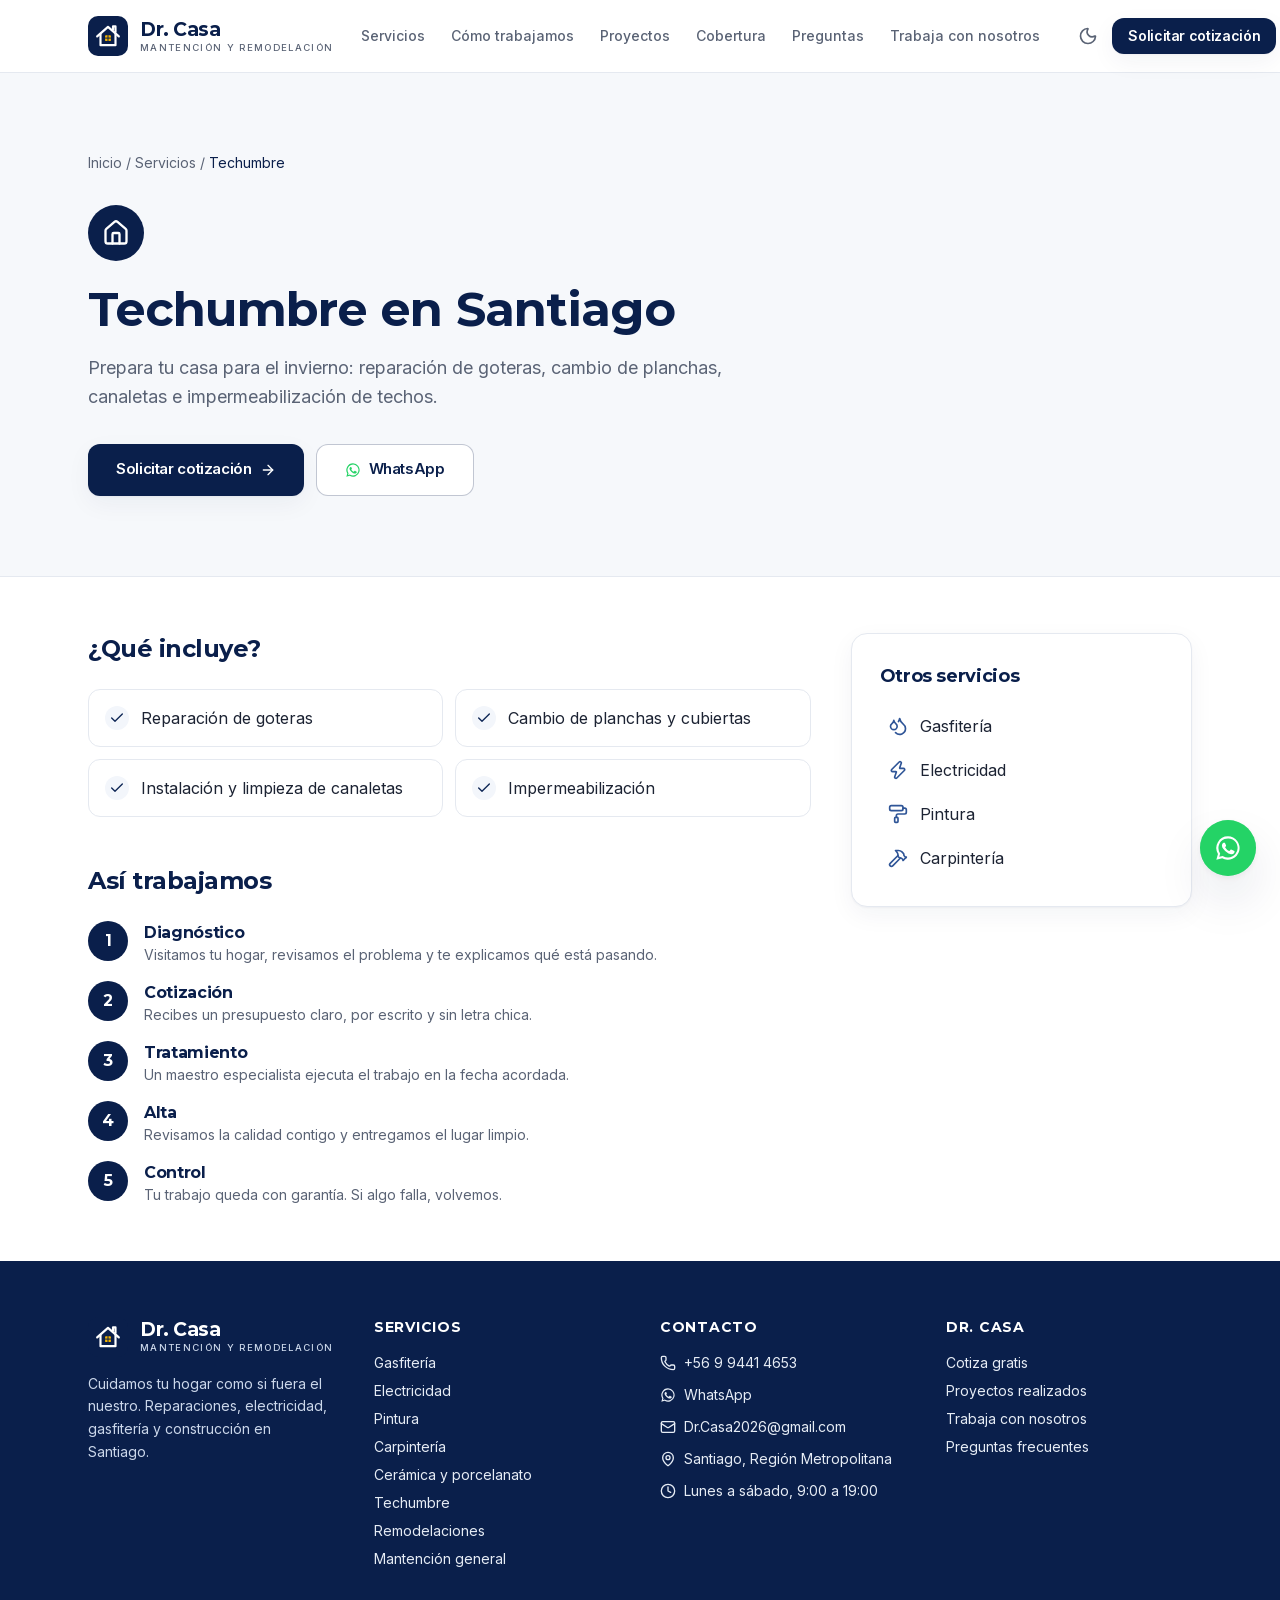
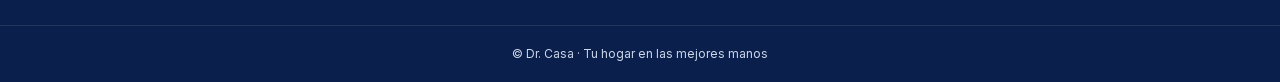
<file: servicios/techumbre/index.html>
<!DOCTYPE html><html lang="es-CL" class="MOT0tq_variable z9v-Mq_variable"><head><meta charSet="utf-8"/><meta name="viewport" content="width=device-width, initial-scale=1"/><link rel="preload" href="/_next/static/media/07c7676b89ed2778-s.p.2bn3s6zvc0dyp.woff2" as="font" crossorigin="" type="font/woff2"/><link rel="preload" href="/_next/static/media/65341aea9fb91af5-s.p.1dqa_6e_ad4sj.woff2" as="font" crossorigin="" type="font/woff2"/><link rel="stylesheet" href="/_next/static/chunks/107nrjr_bahgp.css" data-precedence="next"/><link rel="preload" as="script" fetchPriority="low" href="/_next/static/chunks/3be5ypa669k_3.js"/><script src="/_next/static/chunks/1k2w3nq2-wg_-.js" async=""></script><script src="/_next/static/chunks/3jn_x8ihwq16e.js" async=""></script><script src="/_next/static/chunks/2wsaspdyfxyeh.js" async=""></script><script src="/_next/static/chunks/turbopack-2u1d16houkiyo.js" async=""></script><script src="/_next/static/chunks/3apouaeb7wl-a.js" async=""></script><script src="/_next/static/chunks/06d-5nusxsw-a.js" async=""></script><script src="/_next/static/chunks/2tbzr5yfnbe_p.js" async=""></script><script src="/_next/static/chunks/1mpfzkxdqjrt-.js" async=""></script><meta name="theme-color" content="#ffffff" media="(prefers-color-scheme: light)"/><meta name="theme-color" content="#0a1020" media="(prefers-color-scheme: dark)"/><title>Techumbre en Santiago | Dr. Casa</title><meta name="description" content="Prepara tu casa para el invierno: reparación de goteras, cambio de planchas, canaletas e impermeabilización de techos."/><meta name="keywords" content="maestro a domicilio,gasfiter Santiago,electricista Santiago,remodelación de baños,pintor Santiago,mantención del hogar"/><link rel="canonical" href="https://drcasa.cl/servicios/techumbre/"/><meta property="og:title" content="Techumbre en Santiago | Dr. Casa"/><meta property="og:description" content="Prepara tu casa para el invierno: reparación de goteras, cambio de planchas, canaletas e impermeabilización de techos."/><meta property="og:site_name" content="Dr. Casa"/><meta property="og:locale" content="es_CL"/><meta property="og:image" content="https://drcasa.cl/img/afiche.jpg"/><meta property="og:image:width" content="1200"/><meta property="og:image:height" content="800"/><meta property="og:image:alt" content="Tu hogar en las mejores manos"/><meta property="og:type" content="website"/><meta name="twitter:card" content="summary_large_image"/><meta name="twitter:title" content="Techumbre en Santiago | Dr. Casa"/><meta name="twitter:description" content="Prepara tu casa para el invierno: reparación de goteras, cambio de planchas, canaletas e impermeabilización de techos."/><meta name="twitter:image" content="https://drcasa.cl/img/afiche.jpg"/><meta name="twitter:image:alt" content="Tu hogar en las mejores manos"/><meta name="twitter:image:width" content="1200"/><meta name="twitter:image:height" content="800"/><link rel="icon" href="/icon.svg"/><link rel="apple-touch-icon" href="/marca/isotipo.png"/><meta name="next-size-adjust" content=""/><script>try{var t=localStorage.getItem('tema');if(t==='oscuro')document.documentElement.classList.add('dark')}catch(e){}</script><script src="/_next/static/chunks/0cz1d0mv5g_q7.js" noModule=""></script></head><body class="min-h-dvh"><div hidden=""><!--$--><!--/$--></div><script type="application/ld+json">{"@context":"https://schema.org","@type":"HomeAndConstructionBusiness","name":"Dr. Casa","description":"Mantención y Remodelación de Hogar. Tu hogar en las mejores manos.","url":"https://drcasa.cl","logo":"https://drcasa.cl/marca/logo.png","image":"https://drcasa.cl/img/afiche.jpg","telephone":"+56994414653","email":"Dr.Casa2026@gmail.com","address":{"@type":"PostalAddress","addressLocality":"Santiago","addressRegion":"Región Metropolitana","addressCountry":"CL"},"areaServed":[{"@type":"City","name":"Santiago"},{"@type":"City","name":"Providencia"},{"@type":"City","name":"Ñuñoa"},{"@type":"City","name":"Las Condes"},{"@type":"City","name":"Vitacura"},{"@type":"City","name":"Lo Barnechea"},{"@type":"City","name":"La Reina"},{"@type":"City","name":"Peñalolén"},{"@type":"City","name":"Macul"},{"@type":"City","name":"La Florida"},{"@type":"City","name":"Puente Alto"},{"@type":"City","name":"San Miguel"},{"@type":"City","name":"San Joaquín"},{"@type":"City","name":"La Cisterna"},{"@type":"City","name":"Maipú"},{"@type":"City","name":"Estación Central"},{"@type":"City","name":"Recoleta"},{"@type":"City","name":"Independencia"},{"@type":"City","name":"Huechuraba"},{"@type":"City","name":"Quilicura"}],"openingHours":["Mo-Sa 09:00-19:00"],"priceRange":"$$","hasOfferCatalog":{"@type":"OfferCatalog","name":"Servicios","itemListElement":[{"@type":"Offer","itemOffered":{"@type":"Service","name":"Gasfitería","description":"Filtraciones, griferías, WC, calefont y destapes."}},{"@type":"Offer","itemOffered":{"@type":"Service","name":"Electricidad","description":"Enchufes, iluminación, tableros y fallas eléctricas."}},{"@type":"Offer","itemOffered":{"@type":"Service","name":"Pintura","description":"Interior, exterior, empaste y tratamiento de humedad."}},{"@type":"Offer","itemOffered":{"@type":"Service","name":"Carpintería","description":"Puertas, muebles, closets, pisos y terrazas."}},{"@type":"Offer","itemOffered":{"@type":"Service","name":"Cerámica y porcelanato","description":"Instalación en pisos, muros, baños y cocinas."}},{"@type":"Offer","itemOffered":{"@type":"Service","name":"Techumbre","description":"Goteras, canaletas, cubiertas e impermeabilización."}},{"@type":"Offer","itemOffered":{"@type":"Service","name":"Remodelaciones","description":"Baños, cocinas, ampliaciones y tabiquería."}},{"@type":"Offer","itemOffered":{"@type":"Service","name":"Mantención general","description":"Arreglos varios y mantención preventiva del hogar."}}]},"sameAs":[]}</script><a href="#contenido" class="sr-only focus:not-sr-only focus:fixed focus:top-2 focus:left-2 focus:z-50 focus:rounded-lg focus:bg-superficie focus:px-4 focus:py-2">Saltar al contenido</a><header class="sticky top-0 z-40 border-b border-borde bg-superficie/90 backdrop-blur-md"><div class="mx-auto flex h-[72px] max-w-6xl items-center justify-between gap-4 px-4 sm:px-6"><a aria-label="Dr. Casa, ir al inicio" href="/"><span class="flex items-center gap-3"><svg viewBox="0 0 48 48" class="size-10 shrink-0" role="img" aria-label="Dr. Casa"><rect width="48" height="48" rx="12" fill="#0A1F4B"></rect><g fill="none" stroke="#fff" stroke-width="2.6" stroke-linecap="round" stroke-linejoin="round"><path d="M11 24.5 24 13l13 11.5"></path><path d="M15 21.5V35h18V21.5"></path><path d="M30 16.5V12.5h3v6.6"></path></g><rect x="20.5" y="23" width="7" height="7" rx="1" fill="#F5B400"></rect><path d="M24 23v7M20.5 26.5h7" stroke="#0A1F4B" stroke-width="1.2"></path></svg><span class="leading-none"><span class="block font-titulo text-[19px] font-bold tracking-tight text-titulo">Dr. Casa</span><span class="mt-1 block text-[9.5px] font-medium tracking-[0.14em] whitespace-nowrap uppercase text-texto-suave">Mantención y remodelación</span></span></span></a><nav class="hidden items-center gap-0.5 xl:flex" aria-label="Principal"><a class="whitespace-nowrap rounded-full px-3 py-2 text-sm font-medium text-texto-suave transition-colors hover:text-titulo" href="/#servicios">Servicios</a><a class="whitespace-nowrap rounded-full px-3 py-2 text-sm font-medium text-texto-suave transition-colors hover:text-titulo" href="/#como-trabajamos">Cómo trabajamos</a><a class="whitespace-nowrap rounded-full px-3 py-2 text-sm font-medium text-texto-suave transition-colors hover:text-titulo" href="/proyectos/">Proyectos</a><a class="whitespace-nowrap rounded-full px-3 py-2 text-sm font-medium text-texto-suave transition-colors hover:text-titulo" href="/#cobertura">Cobertura</a><a class="whitespace-nowrap rounded-full px-3 py-2 text-sm font-medium text-texto-suave transition-colors hover:text-titulo" href="/#preguntas">Preguntas</a><a class="whitespace-nowrap rounded-full px-3 py-2 text-sm font-medium text-texto-suave transition-colors hover:text-titulo" href="/trabaja-con-nosotros/">Trabaja con nosotros</a></nav><div class="flex items-center gap-1"><button type="button" class="grid size-10 place-items-center rounded-full text-texto-suave transition-colors hover:bg-fondo-alt hover:text-titulo" aria-label="Cambiar entre modo claro y oscuro"><svg xmlns="http://www.w3.org/2000/svg" width="24" height="24" viewBox="0 0 24 24" fill="none" stroke="currentColor" stroke-width="2" stroke-linecap="round" stroke-linejoin="round" class="lucide lucide-sun hidden size-5 dark:block" aria-hidden="true"><circle cx="12" cy="12" r="4"></circle><path d="M12 2v2"></path><path d="M12 20v2"></path><path d="m4.93 4.93 1.41 1.41"></path><path d="m17.66 17.66 1.41 1.41"></path><path d="M2 12h2"></path><path d="M20 12h2"></path><path d="m6.34 17.66-1.41 1.41"></path><path d="m19.07 4.93-1.41 1.41"></path></svg><svg xmlns="http://www.w3.org/2000/svg" width="24" height="24" viewBox="0 0 24 24" fill="none" stroke="currentColor" stroke-width="2" stroke-linecap="round" stroke-linejoin="round" class="lucide lucide-moon size-5 dark:hidden" aria-hidden="true"><path d="M20.985 12.486a9 9 0 1 1-9.473-9.472c.405-.022.617.46.402.803a6 6 0 0 0 8.268 8.268c.344-.215.825-.004.803.401"></path></svg></button><a class="items-center justify-center gap-2 whitespace-nowrap rounded-xl font-semibold tracking-tight transition-all duration-200 disabled:pointer-events-none disabled:opacity-60 active:scale-[0.98] [&amp;_svg]:size-4 [&amp;_svg]:shrink-0 bg-primario text-fondo shadow-suave hover:bg-primario-hover hover:shadow-elevada h-9 px-4 text-sm hidden sm:inline-flex" href="/cotizar/">Solicitar cotización</a><button type="button" class="grid size-10 place-items-center rounded-full xl:hidden" aria-expanded="false" aria-controls="menu-movil" aria-label="Abrir menú"><svg xmlns="http://www.w3.org/2000/svg" width="24" height="24" viewBox="0 0 24 24" fill="none" stroke="currentColor" stroke-width="2" stroke-linecap="round" stroke-linejoin="round" class="lucide lucide-menu size-6" aria-hidden="true"><path d="M4 5h16"></path><path d="M4 12h16"></path><path d="M4 19h16"></path></svg></button></div></div></header><main id="contenido"><section class="border-b border-borde bg-fondo-alt"><div class="mx-auto w-full max-w-6xl px-4 sm:px-6 py-14 sm:py-20"><nav aria-label="Ruta" class="mb-8 text-sm text-texto-suave"><a class="hover:text-titulo" href="/">Inicio</a> /<!-- --> <a class="hover:text-titulo" href="/#servicios">Servicios</a> / <span class="text-titulo">Techumbre</span></nav><span class="grid size-14 place-items-center rounded-full bg-primario text-fondo"><svg xmlns="http://www.w3.org/2000/svg" width="24" height="24" viewBox="0 0 24 24" fill="none" stroke="currentColor" stroke-width="2" stroke-linecap="round" stroke-linejoin="round" class="lucide lucide-house lucide-home size-7" aria-hidden="true"><path d="M15 21v-8a1 1 0 0 0-1-1h-4a1 1 0 0 0-1 1v8"></path><path d="M3 10a2 2 0 0 1 .709-1.528l7-6a2 2 0 0 1 2.582 0l7 6A2 2 0 0 1 21 10v9a2 2 0 0 1-2 2H5a2 2 0 0 1-2-2z"></path></svg></span><h1 class="mt-6 text-4xl font-bold sm:text-5xl">Techumbre<!-- --> en <!-- -->Santiago</h1><p class="mt-5 max-w-2xl text-lg leading-relaxed text-texto-suave">Prepara tu casa para el invierno: reparación de goteras, cambio de planchas, canaletas e impermeabilización de techos.</p><div class="mt-8 flex flex-col gap-3 sm:flex-row"><a class="inline-flex items-center justify-center gap-2 whitespace-nowrap rounded-xl font-semibold tracking-tight transition-all duration-200 disabled:pointer-events-none disabled:opacity-60 active:scale-[0.98] [&amp;_svg]:size-4 [&amp;_svg]:shrink-0 bg-primario text-fondo shadow-suave hover:bg-primario-hover hover:shadow-elevada h-13 px-7 text-[15px]" href="/cotizar/?servicio=techumbre">Solicitar cotización <svg xmlns="http://www.w3.org/2000/svg" width="24" height="24" viewBox="0 0 24 24" fill="none" stroke="currentColor" stroke-width="2" stroke-linecap="round" stroke-linejoin="round" class="lucide lucide-arrow-right" aria-hidden="true"><path d="M5 12h14"></path><path d="m12 5 7 7-7 7"></path></svg></a><a href="https://wa.me/56994414653?text=Hola%20Dr.%20Casa%2C%20necesito%20un%20servicio%20de%20techumbre." target="_blank" rel="noopener" class="inline-flex items-center justify-center gap-2 whitespace-nowrap rounded-xl font-semibold tracking-tight transition-all duration-200 disabled:pointer-events-none disabled:opacity-60 active:scale-[0.98] [&amp;_svg]:size-4 [&amp;_svg]:shrink-0 border border-primario/25 bg-superficie text-primario hover:border-primario hover:bg-fondo-alt h-13 px-7 text-[15px]"><svg viewBox="0 0 24 24" fill="currentColor" class="size-5 text-whatsapp" aria-hidden="true"><path d="M12 2a10 10 0 0 0-8.6 15.1L2 22l5-1.3A10 10 0 1 0 12 2Zm0 18.2a8.2 8.2 0 0 1-4.2-1.2l-.3-.2-3 .8.8-2.9-.2-.3A8.2 8.2 0 1 1 12 20.2Zm4.5-6.1c-.2-.1-1.5-.7-1.7-.8-.2-.1-.4-.1-.6.1l-.8 1c-.1.2-.3.2-.5.1a6.7 6.7 0 0 1-3.3-2.9c-.3-.4.2-.4.7-1.4.1-.2 0-.3 0-.5l-.8-1.8c-.2-.5-.4-.4-.6-.4h-.5a1 1 0 0 0-.7.3 3 3 0 0 0-.9 2.2 5.2 5.2 0 0 0 1.1 2.7 11.8 11.8 0 0 0 4.5 4c1.7.7 2.4.8 3.2.6a2.8 2.8 0 0 0 1.8-1.3 2.3 2.3 0 0 0 .2-1.3c-.1-.2-.3-.2-.6-.4Z"></path></svg> WhatsApp</a></div></div></section><div class="mx-auto w-full max-w-6xl px-4 sm:px-6 grid gap-10 py-14 lg:grid-cols-3"><div class="lg:col-span-2"><h2 class="text-2xl font-bold">¿Qué incluye?</h2><ul class="mt-6 grid gap-3 sm:grid-cols-2"><li class="flex items-start gap-3 rounded-xl border border-borde bg-superficie p-4"><span class="grid size-6 shrink-0 place-items-center rounded-full bg-marca-50 text-marca-800 dark:bg-marca-900/60 dark:text-marca-200"><svg xmlns="http://www.w3.org/2000/svg" width="24" height="24" viewBox="0 0 24 24" fill="none" stroke="currentColor" stroke-width="2" stroke-linecap="round" stroke-linejoin="round" class="lucide lucide-check size-4" aria-hidden="true"><path d="M20 6 9 17l-5-5"></path></svg></span>Reparación de goteras</li><li class="flex items-start gap-3 rounded-xl border border-borde bg-superficie p-4"><span class="grid size-6 shrink-0 place-items-center rounded-full bg-marca-50 text-marca-800 dark:bg-marca-900/60 dark:text-marca-200"><svg xmlns="http://www.w3.org/2000/svg" width="24" height="24" viewBox="0 0 24 24" fill="none" stroke="currentColor" stroke-width="2" stroke-linecap="round" stroke-linejoin="round" class="lucide lucide-check size-4" aria-hidden="true"><path d="M20 6 9 17l-5-5"></path></svg></span>Cambio de planchas y cubiertas</li><li class="flex items-start gap-3 rounded-xl border border-borde bg-superficie p-4"><span class="grid size-6 shrink-0 place-items-center rounded-full bg-marca-50 text-marca-800 dark:bg-marca-900/60 dark:text-marca-200"><svg xmlns="http://www.w3.org/2000/svg" width="24" height="24" viewBox="0 0 24 24" fill="none" stroke="currentColor" stroke-width="2" stroke-linecap="round" stroke-linejoin="round" class="lucide lucide-check size-4" aria-hidden="true"><path d="M20 6 9 17l-5-5"></path></svg></span>Instalación y limpieza de canaletas</li><li class="flex items-start gap-3 rounded-xl border border-borde bg-superficie p-4"><span class="grid size-6 shrink-0 place-items-center rounded-full bg-marca-50 text-marca-800 dark:bg-marca-900/60 dark:text-marca-200"><svg xmlns="http://www.w3.org/2000/svg" width="24" height="24" viewBox="0 0 24 24" fill="none" stroke="currentColor" stroke-width="2" stroke-linecap="round" stroke-linejoin="round" class="lucide lucide-check size-4" aria-hidden="true"><path d="M20 6 9 17l-5-5"></path></svg></span>Impermeabilización</li></ul><h2 class="mt-12 text-2xl font-bold">Así trabajamos</h2><ol class="mt-6 grid gap-4"><li class="flex gap-4"><span class="grid size-10 shrink-0 place-items-center rounded-full bg-primario font-titulo font-bold text-white">1</span><div><h3 class="font-bold">Diagnóstico</h3><p class="text-sm text-texto-suave">Visitamos tu hogar, revisamos el problema y te explicamos qué está pasando.</p></div></li><li class="flex gap-4"><span class="grid size-10 shrink-0 place-items-center rounded-full bg-primario font-titulo font-bold text-white">2</span><div><h3 class="font-bold">Cotización</h3><p class="text-sm text-texto-suave">Recibes un presupuesto claro, por escrito y sin letra chica.</p></div></li><li class="flex gap-4"><span class="grid size-10 shrink-0 place-items-center rounded-full bg-primario font-titulo font-bold text-white">3</span><div><h3 class="font-bold">Tratamiento</h3><p class="text-sm text-texto-suave">Un maestro especialista ejecuta el trabajo en la fecha acordada.</p></div></li><li class="flex gap-4"><span class="grid size-10 shrink-0 place-items-center rounded-full bg-primario font-titulo font-bold text-white">4</span><div><h3 class="font-bold">Alta</h3><p class="text-sm text-texto-suave">Revisamos la calidad contigo y entregamos el lugar limpio.</p></div></li><li class="flex gap-4"><span class="grid size-10 shrink-0 place-items-center rounded-full bg-primario font-titulo font-bold text-white">5</span><div><h3 class="font-bold">Control</h3><p class="text-sm text-texto-suave">Tu trabajo queda con garantía. Si algo falla, volvemos.</p></div></li></ol></div><aside><div class="rounded-2xl border border-borde bg-superficie p-7 shadow-suave"><h2 class="text-lg font-bold">Otros servicios</h2><ul class="mt-4 grid gap-1"><li><a class="flex items-center gap-3 rounded-xl p-2 hover:bg-fondo-alt" href="/servicios/gasfiteria/"><svg xmlns="http://www.w3.org/2000/svg" width="24" height="24" viewBox="0 0 24 24" fill="none" stroke="currentColor" stroke-width="2" stroke-linecap="round" stroke-linejoin="round" class="lucide lucide-droplets size-5 text-acento" aria-hidden="true"><path d="M7 16.3c2.2 0 4-1.83 4-4.05 0-1.16-.57-2.26-1.71-3.19S7.29 6.75 7 5.3c-.29 1.45-1.14 2.84-2.29 3.76S3 11.1 3 12.25c0 2.22 1.8 4.05 4 4.05z"></path><path d="M12.56 6.6A10.97 10.97 0 0 0 14 3.02c.5 2.5 2 4.9 4 6.5s3 3.5 3 5.5a6.98 6.98 0 0 1-11.91 4.97"></path></svg> <!-- -->Gasfitería</a></li><li><a class="flex items-center gap-3 rounded-xl p-2 hover:bg-fondo-alt" href="/servicios/electricidad/"><svg xmlns="http://www.w3.org/2000/svg" width="24" height="24" viewBox="0 0 24 24" fill="none" stroke="currentColor" stroke-width="2" stroke-linecap="round" stroke-linejoin="round" class="lucide lucide-zap size-5 text-acento" aria-hidden="true"><path d="M15.914 4a1.5 1.5 0 00-2.474-1.561l-9 9A1.5 1.5 0 005.5 14h4.002a.5.5 0 01.471.666L8.086 20a1.5 1.5 0 002.475 1.56l9-9A1.5 1.5 0 0018.5 10h-3.997a.5.5 0 01-.472-.667z"></path></svg> <!-- -->Electricidad</a></li><li><a class="flex items-center gap-3 rounded-xl p-2 hover:bg-fondo-alt" href="/servicios/pintura/"><svg xmlns="http://www.w3.org/2000/svg" width="24" height="24" viewBox="0 0 24 24" fill="none" stroke="currentColor" stroke-width="2" stroke-linecap="round" stroke-linejoin="round" class="lucide lucide-paint-roller size-5 text-acento" aria-hidden="true"><rect width="16" height="6" x="2" y="2" rx="2"></rect><path d="M10 16v-2a2 2 0 0 1 2-2h8a2 2 0 0 0 2-2V7a2 2 0 0 0-2-2h-2"></path><rect width="4" height="6" x="8" y="16" rx="1"></rect></svg> <!-- -->Pintura</a></li><li><a class="flex items-center gap-3 rounded-xl p-2 hover:bg-fondo-alt" href="/servicios/carpinteria/"><svg xmlns="http://www.w3.org/2000/svg" width="24" height="24" viewBox="0 0 24 24" fill="none" stroke="currentColor" stroke-width="2" stroke-linecap="round" stroke-linejoin="round" class="lucide lucide-hammer size-5 text-acento" aria-hidden="true"><path d="m15 12-9.373 9.373a1 1 0 0 1-3.001-3L12 9"></path><path d="m18 15 4-4"></path><path d="m21.5 11.5-1.914-1.914A2 2 0 0 1 19 8.172v-.344a2 2 0 0 0-.586-1.414l-1.657-1.657A6 6 0 0 0 12.516 3H9l1.243 1.243A6 6 0 0 1 12 8.485V10l2 2h1.172a2 2 0 0 1 1.414.586L18.5 14.5"></path></svg> <!-- -->Carpintería</a></li></ul></div></aside></div><!--$--><!--/$--></main><footer class="bg-marca-900 text-marca-100 dark:bg-marca-950"><div class="mx-auto grid max-w-6xl gap-10 px-4 py-14 sm:px-6 md:grid-cols-2 lg:grid-cols-4"><div><span class="flex items-center gap-3"><svg viewBox="0 0 48 48" class="size-10 shrink-0" role="img" aria-label="Dr. Casa"><rect width="48" height="48" rx="12" fill="#0A1F4B"></rect><g fill="none" stroke="#fff" stroke-width="2.6" stroke-linecap="round" stroke-linejoin="round"><path d="M11 24.5 24 13l13 11.5"></path><path d="M15 21.5V35h18V21.5"></path><path d="M30 16.5V12.5h3v6.6"></path></g><rect x="20.5" y="23" width="7" height="7" rx="1" fill="#F5B400"></rect><path d="M24 23v7M20.5 26.5h7" stroke="#0A1F4B" stroke-width="1.2"></path></svg><span class="leading-none"><span class="block font-titulo text-[19px] font-bold tracking-tight text-white">Dr. Casa</span><span class="mt-1 block text-[9.5px] font-medium tracking-[0.14em] whitespace-nowrap uppercase text-marca-200">Mantención y remodelación</span></span></span><p class="mt-4 text-sm leading-relaxed text-marca-200">Cuidamos tu hogar como si fuera el nuestro<!-- -->. Reparaciones, electricidad, gasfitería y construcción en <!-- -->Santiago<!-- -->.</p></div><div><h2 class="mb-4 text-sm font-bold uppercase tracking-wider text-white">Servicios</h2><ul class="grid gap-2 text-sm"><li><a class="hover:text-white" href="/servicios/gasfiteria/">Gasfitería</a></li><li><a class="hover:text-white" href="/servicios/electricidad/">Electricidad</a></li><li><a class="hover:text-white" href="/servicios/pintura/">Pintura</a></li><li><a class="hover:text-white" href="/servicios/carpinteria/">Carpintería</a></li><li><a class="hover:text-white" href="/servicios/ceramica/">Cerámica y porcelanato</a></li><li><a class="hover:text-white" href="/servicios/techumbre/">Techumbre</a></li><li><a class="hover:text-white" href="/servicios/remodelaciones/">Remodelaciones</a></li><li><a class="hover:text-white" href="/servicios/mantencion-general/">Mantención general</a></li></ul></div><div><h2 class="mb-4 text-sm font-bold uppercase tracking-wider text-white">Contacto</h2><ul class="grid gap-3 text-sm"><li><a href="tel:+56994414653" class="flex items-center gap-2 hover:text-white"><svg xmlns="http://www.w3.org/2000/svg" width="24" height="24" viewBox="0 0 24 24" fill="none" stroke="currentColor" stroke-width="2" stroke-linecap="round" stroke-linejoin="round" class="lucide lucide-phone size-4" aria-hidden="true"><path d="M13.832 16.568a1 1 0 0 0 1.213-.303l.355-.465A2 2 0 0 1 17 15h3a2 2 0 0 1 2 2v3a2 2 0 0 1-2 2A18 18 0 0 1 2 4a2 2 0 0 1 2-2h3a2 2 0 0 1 2 2v3a2 2 0 0 1-.8 1.6l-.468.351a1 1 0 0 0-.292 1.233 14 14 0 0 0 6.392 6.384"></path></svg> <!-- -->+56 9 9441 4653</a></li><li><a href="https://wa.me/56994414653?text=Hola%20Dr.%20Casa%2C%20quiero%20cotizar%20un%20trabajo%20para%20mi%20hogar." target="_blank" rel="noopener" class="flex items-center gap-2 hover:text-white"><svg viewBox="0 0 24 24" fill="currentColor" class="size-4" aria-hidden="true"><path d="M12 2a10 10 0 0 0-8.6 15.1L2 22l5-1.3A10 10 0 1 0 12 2Zm0 18.2a8.2 8.2 0 0 1-4.2-1.2l-.3-.2-3 .8.8-2.9-.2-.3A8.2 8.2 0 1 1 12 20.2Zm4.5-6.1c-.2-.1-1.5-.7-1.7-.8-.2-.1-.4-.1-.6.1l-.8 1c-.1.2-.3.2-.5.1a6.7 6.7 0 0 1-3.3-2.9c-.3-.4.2-.4.7-1.4.1-.2 0-.3 0-.5l-.8-1.8c-.2-.5-.4-.4-.6-.4h-.5a1 1 0 0 0-.7.3 3 3 0 0 0-.9 2.2 5.2 5.2 0 0 0 1.1 2.7 11.8 11.8 0 0 0 4.5 4c1.7.7 2.4.8 3.2.6a2.8 2.8 0 0 0 1.8-1.3 2.3 2.3 0 0 0 .2-1.3c-.1-.2-.3-.2-.6-.4Z"></path></svg> WhatsApp</a></li><li><a href="mailto:Dr.Casa2026@gmail.com" class="flex items-center gap-2 break-all hover:text-white"><svg xmlns="http://www.w3.org/2000/svg" width="24" height="24" viewBox="0 0 24 24" fill="none" stroke="currentColor" stroke-width="2" stroke-linecap="round" stroke-linejoin="round" class="lucide lucide-mail size-4 shrink-0" aria-hidden="true"><path d="m22 7-8.991 5.727a2 2 0 0 1-2.009 0L2 7"></path><rect x="2" y="4" width="20" height="16" rx="2"></rect></svg> <!-- -->Dr.Casa2026@gmail.com</a></li><li class="flex items-center gap-2"><svg xmlns="http://www.w3.org/2000/svg" width="24" height="24" viewBox="0 0 24 24" fill="none" stroke="currentColor" stroke-width="2" stroke-linecap="round" stroke-linejoin="round" class="lucide lucide-map-pin size-4" aria-hidden="true"><path d="M20 10c0 4.993-5.539 10.193-7.399 11.799a1 1 0 0 1-1.202 0C9.539 20.193 4 14.993 4 10a8 8 0 0 1 16 0"></path><circle cx="12" cy="10" r="3"></circle></svg> <!-- -->Santiago<!-- -->, <!-- -->Región Metropolitana</li><li class="flex items-center gap-2"><svg xmlns="http://www.w3.org/2000/svg" width="24" height="24" viewBox="0 0 24 24" fill="none" stroke="currentColor" stroke-width="2" stroke-linecap="round" stroke-linejoin="round" class="lucide lucide-clock size-4" aria-hidden="true"><circle cx="12" cy="12" r="10"></circle><path d="M12 6v6l4 2"></path></svg> <!-- -->Lunes a sábado, 9:00 a 19:00</li></ul></div><div><h2 class="mb-4 text-sm font-bold uppercase tracking-wider text-white">Dr. Casa</h2><ul class="grid gap-2 text-sm"><li><a class="hover:text-white" href="/cotizar/">Cotiza gratis</a></li><li><a class="hover:text-white" href="/proyectos/">Proyectos realizados</a></li><li><a class="hover:text-white" href="/trabaja-con-nosotros/">Trabaja con nosotros</a></li><li><a class="hover:text-white" href="/#preguntas">Preguntas frecuentes</a></li></ul></div></div><div class="border-t border-white/10 py-5 text-center text-xs text-marca-200">© <!-- -->Dr. Casa<!-- --> · <!-- -->Tu hogar en las mejores manos</div></footer><a href="https://wa.me/56994414653?text=Hola%20Dr.%20Casa%2C%20quiero%20cotizar%20un%20trabajo%20para%20mi%20hogar." target="_blank" rel="noopener" aria-label="Escríbenos por WhatsApp" class="group fixed right-4 bottom-4 z-50 flex items-center gap-2 rounded-full bg-whatsapp p-3.5 text-white shadow-elevada transition-transform hover:scale-105 sm:right-6 sm:bottom-6"><span class="absolute inset-0 -z-10 animate-ping rounded-full bg-whatsapp/40 [animation-iteration-count:3]"></span><svg viewBox="0 0 24 24" fill="currentColor" class="size-7" aria-hidden="true"><path d="M12 2a10 10 0 0 0-8.6 15.1L2 22l5-1.3A10 10 0 1 0 12 2Zm0 18.2a8.2 8.2 0 0 1-4.2-1.2l-.3-.2-3 .8.8-2.9-.2-.3A8.2 8.2 0 1 1 12 20.2Zm4.5-6.1c-.2-.1-1.5-.7-1.7-.8-.2-.1-.4-.1-.6.1l-.8 1c-.1.2-.3.2-.5.1a6.7 6.7 0 0 1-3.3-2.9c-.3-.4.2-.4.7-1.4.1-.2 0-.3 0-.5l-.8-1.8c-.2-.5-.4-.4-.6-.4h-.5a1 1 0 0 0-.7.3 3 3 0 0 0-.9 2.2 5.2 5.2 0 0 0 1.1 2.7 11.8 11.8 0 0 0 4.5 4c1.7.7 2.4.8 3.2.6a2.8 2.8 0 0 0 1.8-1.3 2.3 2.3 0 0 0 .2-1.3c-.1-.2-.3-.2-.6-.4Z"></path></svg><span class="hidden pr-1 text-sm font-semibold sm:group-hover:inline">Escríbenos</span></a><script id="_R_">(globalThis["TURBOPACK"] || (globalThis["TURBOPACK"] = [])).push({"otherChunks":["static/chunks/3be5ypa669k_3.js","static/chunks/1k2w3nq2-wg_-.js","static/chunks/3jn_x8ihwq16e.js","static/chunks/2wsaspdyfxyeh.js"],"runtimeModuleIds":[94553]});</script><script src="/_next/static/chunks/3be5ypa669k_3.js" async=""></script><script>(self.__next_f=self.__next_f||[]).push([0])</script><script>self.__next_f.push([1,"1:\"$Sreact.fragment\"\n2:\"/_next/static/chunks/3apouaeb7wl-a.js\"\n3:I[39756,[\"$2\"],\"default\"]\n4:I[37457,[\"$2\"],\"default\"]\n5:\"/_next/static/chunks/06d-5nusxsw-a.js\"\n6:I[5500,[\"$2\",\"$5\"],\"Image\"]\n7:\"/_next/static/chunks/2tbzr5yfnbe_p.js\"\n8:\"/_next/static/chunks/1mpfzkxdqjrt-.js\"\n9:I[22016,[\"$2\",\"$7\",\"$8\"],\"\"]\n18:\"ViewportBoundary\"\n19:I[97367,[\"$2\"],\"$18\"]\n1b:\"MetadataBoundary\"\n1c:I[97367,[\"$2\"],\"$1b\"]\n1d:\"$Sreact.suspense\"\n1f:I[68027,[\"$2\"],\"default\",1]\n:HL[\"/_next/static/chunks/107nrjr_bahgp.css\",\"style\"]\n:HL[\"/_next/static/media/07c7676b89ed2778-s.p.2bn3s6zvc0dyp.woff2\",\"font\",{\"crossOrigin\":\"\",\"type\":\"font/woff2\"}]\n:HL[\"/_next/static/media/65341aea9fb91af5-s.p.1dqa_6e_ad4sj.woff2\",\"font\",{\"crossOrigin\":\"\",\"type\":\"font/woff2\"}]\nb:T9ca,{\"@context\":\"https://schema.org\",\"@type\":\"HomeAndConstructionBusiness\",\"name\":\"Dr. Casa\",\"description\":\"Mantención y Remodelación de Hogar. Tu hogar en las mejores manos.\",\"url\":\"https://drcasa.cl\",\"logo\":\"https://drcasa.cl/marca/logo.png\",\"image\":\"https://drcasa.cl/img/afiche.jpg\",\"telephone\":\"+56994414653\",\"email\":\"Dr.Casa2026@gmail.com\",\"address\":{\"@type\":\"PostalAddress\",\"addressLocality\":\"Santiago\",\"addressRegion\":\"Región Metropolitana\",\"addressCountry\":\"CL\"},\"areaServed\":[{\"@type\":\"City\",\"name\":\"Santiago\"},{\"@type\":\"City\",\"name\":\"Providencia\"},{\"@type\":\"City\",\"name\":\"Ñuñoa\"},{\"@type\":\"City\",\"name\":\"Las Condes\"},{\"@type\":\"City\",\"name\":\"Vitacura\"},{\"@type\":\"City\",\"name\":\"Lo Barnechea\"},{\"@type\":\"City\",\"name\":\"La Reina\"},{\"@type\":\"City\",\"name\":\"Peñalolén\"},{\"@type\":\"City\",\"name\":\"Macul\"},{\"@type\":\"City\",\"name\":\"La Florida\"},{\"@type\":\"City\",\"name\":\"Puente Alto\"},{\"@type\":\"City\",\"name\":\"San Miguel\"},{\"@type\":\"City\",\"name\":\"San Joaquín\"},{\"@type\":\"City\",\"name\":\"La Cisterna\"},{\"@type\":\"City\",\"name\":\"Maipú\"},{\"@type\":\"City\",\"name\":\"Estación Central\"},{\"@type\":\"City\",\"name\":\"Recoleta\"},{\"@type\":\"City\",\"name\":\"Independencia\"},{\"@type\":\"City\",\"name\":\"Huechuraba\"},{\"@type\":\"City\",\"name\":\"Quilicura\"}],\"openingHours\":[\"Mo-Sa 09:00-19:00\"],\"priceRange\":\"$$\",\"hasOfferCatalog\":{\"@type\":\"OfferCatalog\",\"name\":\"Servicios\",\"itemListElement\":[{\"@type\":\"Offer\",\"itemOffered\":{\"@type\":\"Service\",\"name\":\"Gasfitería\",\"description\":\"Filtraciones, griferías, WC, calefont y destapes.\"}},{\"@type\":\"Offer\",\"itemOffered\":{\"@type\":\"Service\",\"name\":\"Electricidad\",\"description\":\"Enchufes, iluminación, tableros y fallas eléctricas.\"}},{\"@type\":\"Offer\",\"itemOffered\":{\"@type\":\"Service\",\"name\":\"Pintura\",\"description\":\"Interior, exterior, empaste y tratamiento de humedad.\"}},{\"@type\":\"Offer\",\"itemOffered\":{\"@type\":\"Service\",\"name\":\"Carpintería\",\"description\":\"Puertas, muebles, closets, pisos y terrazas.\"}},{\"@type\":\"Offer\",\"itemOffered\":{\"@type\":\"Service\",\"name\":\"Cerámica y porcelanato\",\"description\":\"Instalación en pisos, muros, baños y cocinas.\"}},{\"@type\":\"Offer\",\"itemOffered\":{\"@type\":\"Service\",\"name\":\"Techumbre\",\"description\":\"Goteras, canaletas, cubiertas e impermeabilización.\"}},{\"@type\":\"Offer\",\"itemOffered\":{\"@type\":\"Service\",\"name\":\"Remodelaciones\",\"description\":\"Baños, cocinas, ampliaciones y tabiquería.\"}},{\"@type\":\"Offer\",\"itemOffered\":{\"@type\":\"Service\",\"name\":\"Mantención general\",\"description\":\"Arreglos varios y mantención preventiva del hogar.\"}}]},\"sameAs\":[]}13:X\n16:[[\"children\",{\"s\":\"__PAGE__\",\"h\":512,\"d\":{\"r\":\"$L17\",\"p\":false,\"v\":null}}]]\n14:[[\"children\",{\"s\":{\"n\":\"slug\",\"t\":\"d\",\"k\":\"techumbre\",\"s\":[]},\"h\":512,\"d\":{\"r\":\"$L15\",\"p\":false,\"v\":\"$13\"},\"c\":\"$Q16\"}]]\n11:[[\"children\",{\"s\":\"servicios\",\"h\":512,\"d\":{\"r\":\"$L12\",\"p\":false,\"v\":\"$13\"},\"c\":\"$Q14\"}]]\na:[[\"children\",{\"s\":\"(public)\",\"h\":512,\"d\":{\"r\":[\"$\",\"$1\",\"c\",{\"children\":[[[\"$\",\"script\",\"script-0\",{\"src\":\"/_next/static/chunks/2tbzr5yfnbe_p.js\",\"async\":true,\"nonce\":\"$undefined\"}],[\"$\",\"script\",\"script-1\",{\"src\":\"/_next/static/chunks/1mpfzkxdqjrt-.js\",\"async\":true,\"nonce\":\"$undefined\"}]],[[\"$\",\"script\",null,{\"type\":\"application/ld+json\",\"dangerouslySetInnerHTML\":{\"__html\":\"$b\"}}],\"$Lc\",\"$Ld\",\"$Le\",\"$Lf\",\"$L10\"]]}],\"p\":false,\"v\":null},\"c\":\"$Q11\"}]]\n0:{\"P\":null,\"c\":[\"\",\"servicios\",\"techumbre\",\"\"],\"q\":\"\",\"i\":false,\"t\":{\"t\":{\"s\":\"\",\"h\":528,\"d\":{\"r\":[\"$\",\"$1\",\"c\",{\"children\":[[[\"$\",\"link\",\"0\",{\"rel\":\"stylesheet\",\"href\":\"/_next/static/chunks/107nrjr_bahgp.css\",\"precedence\":\"next\",\"crossOrigin\":\"$undefined\",\"nonce\":\"$undefined\"}],[\"$\",\"script\",\"script-0\",{\"src\":\"/_next/static/chunks/3apouaeb7wl-a.js\",\"async\":true,\"nonce\":\"$undefined\"}]],[\"$\",\"html\",null,{\"lang\":\"es-CL\",\"className\":\"MOT0tq_variable z9v-Mq_variable\",\"suppressHydrationWarning\":true,\"children\":[[\"$\",\"head\",null,{\"children\":[\"$\",\"script\",null,{\"dangerouslySetInnerHTML\":{\"__html\":\"try{var t=localStorage.getItem('tema');if(t==='oscuro')document.documentElement.classList.add('dark')}catch(e){}\"}}]}],[\"$\",\"body\",null,{\"className\":\"min-h-dvh\",\"children\":[\"$\",\"$L3\",null,{\"parallelRouterKey\":\"children\",\"error\":\"$undefined\",\"errorStyles\":\"$undefined\",\"errorScripts\":\"$undefined\",\"template\":[\"$\",\"$L4\",null,{}],\"templateStyles\":\"$undefined\",\"templateScripts\":\"$undefined\",\"notFound\":[[\"$\",\"main\",null,{\"className\":\"grid min-h-dvh place-items-center px-4 text-center\",\"children\":[\"$\",\"div\",null,{\"children\":[[\"$\",\"$L6\",null,{\"src\":\"/marca/logo.webp\",\"alt\":\"Dr. Casa\",\"width\":140,\"height\":140,\"className\":\"mx-auto\"}],[\"$\",\"h1\",null,{\"className\":\"mt-6 text-3xl font-bold\",\"children\":\"Esta página no existe\"}],[\"$\",\"p\",null,{\"className\":\"mt-2 text-texto-suave\",\"children\":\"Quizás se movió o el enlace está incompleto.\"}],[\"$\",\"$L9\",null,{\"href\":\"/\",\"className\":\"inline-flex items-center justify-center gap-2 whitespace-nowrap rounded-xl font-semibold tracking-tight transition-all duration-200 disabled:pointer-events-none disabled:opacity-60 active:scale-[0.98] [\u0026_svg]:size-4 [\u0026_svg]:shrink-0 bg-primario text-fondo shadow-suave hover:bg-primario-hover hover:shadow-elevada h-11 px-6 text-sm mt-8\",\"children\":\"Volver al inicio\"}]]}]}],[]],\"forbidden\":\"$undefined\",\"unauthorized\":\"$undefined\"}]}]]}]]}],\"p\":false,\"v\":null},\"c\":\"$Qa\"},\"h\":{\"r\":[\"$\",\"$1\",\"h\",{\"children\":[null,[\"$\",\"$L19\",null,{\"children\":\"$L1a\"}],[\"$\",\"$L1c\",null,{\"children\":[[\"$\",\"div\",null,{\"hidden\":true,\"children\":[\"$\",\"$1d\",null,{\"name\":\"Next.Metadata\",\"children\":\"$L1e\"}]}],null]}],[\"$\",\"meta\",null,{\"name\":\"next-size-adjust\",\"content\":\"\"}]]}],\"p\":false,\"v\":null}},\"m\":\"$undefined\",\"G\":[\"$1f\",[[\"$\",\"link\",\"0\",{\"rel\":\"stylesheet\",\"href\":\"/_next/static/chunks/107nrjr_bahgp.css\",\"precedence\":\"next\",\"crossOrigin\":\"$undefined\",\"nonce\":\"$undefined\"}]]],\"S\":true,\"r\":\"$undefined\",\"s\":\"$undefined\",\"a\":\"$undefined\",\"l\":\"$undefined\",\"p\":\"$undefined\",\"d\":\"$undefined\",\"b\":\"VGbSO87ydkDFMy39uEzQy\"}\n20:I[38527,[\"$2\",\"$7\",\"$8\"],\"Encabezado\"]\n21:I[5014,[\"$2\",\"$7\",\"$8\"],\"default\"]\n28:I[97367,[\"$2\"],\"OutletBoundary\"]\nc:[\"$\",\"a\",null,{\"href\":\"#contenido\",\"className\":\"sr-only focus:not-sr-only focus:fixed focus:top-2 focus:left-2 focus:z-50 focus:rounded-lg focus:bg-superficie focus:px-4 focus:py-2\",\"children\":\"Saltar al contenido\"}]\nd:[\"$\",\"$L20\",null,{}]\ne:[\"$\",\"main\",null,{\"id\":\"contenido\",\"children\":[\"$\",\"$L3\",null,{\"parallelRouterKey\":\"children\",\"error\":\"$undefined\",\"errorStyles\":\"$undefined\",\"errorScripts\":\"$undefined\",\"template\":[\"$\",\"$L4\",null,{}],\"templateStyles\":\"$undefined\",\"templateScripts\":\"$undefined\",\"notFound\":[[\"$\",\"main\",null,{\"className\":\"grid min-h-dvh place-items-center px-4 text-center\",\"children\":[\"$\",\"div\",null,{\"children\":[[\"$\",\"$L6\",null,{\"src\":\"/marca/logo.webp\",\"alt\":\"Dr. Casa\",\"width\":140,\"height\":140,\"className\":\"mx-auto\"}],[\"$\",\"h1\",null,{\"className\":\"mt-6 text-3xl font-bold\",\"children\":\"Esta página no existe\"}],[\"$\",\"p\",null,{\"className\":\"mt-2 text-texto-suave\",\"children\":\"Quizás se movió o el enlace está incompleto.\"}],[\"$\",\"$L9\",null,{\"href\":\"/\",\"className\":\"inline-flex items-center justify-center gap-2 whitespace-nowrap rounded-xl font-semibold tracking-tight transition-all duration-200 disabled:pointer-events-none disabled:opacity-60 active:scale-[0.98] [\u0026_svg]:size-4 [\u0026_svg]:shrink-0 bg-primario text-fondo shadow-suave hover:bg-primario-hover hover:shadow-elevada h-11 px-6 text-sm mt-8\",\"children\":\"Volver al inicio\"}]]}]}],[]],\"forbidden\":\"$undefined\",\"unauthorized\":\"$undefined\"}]}]\nf:[\"$\",\"footer\",null,{\"className\":\"bg-marca-900 text-marca-100 dark:bg-marca-950\",\"children\":[[\"$\",\"div\",null,{\"className\":\"mx-auto grid max-w-6xl gap-10 px-4 py-14 sm:px-6 md:grid-cols-2 lg:grid-cols-4\",\"children\":[[\"$\",\"div\",null,{\"children\":[[\"$\",\"span\",null,{\"className\":\"flex items-center gap-3\",\"children\":[[\"$\",\"svg\",null,{\"viewBox\":\"0 0 48 48\",\"className\":\"size-10 shrink-0\",\"role\":\"img\",\"aria-label\":\"Dr. Casa\",\"children\":[[\"$\",\"rect\",null,{\"width\":\"48\",\"height\":\"48\",\"rx\":\"12\",\"fill\":\"#0A1F4B\"}],[\"$\",\"g\",null,{\"fill\":\"none\",\"stroke\":\"#fff\",\"strokeWidth\":\"2.6\",\"strokeLinecap\":\"round\",\"strokeLinejoin\":\"round\",\"children\":[[\"$\",\"path\",null,{\"d\":\"M11 24.5 24 13l13 11.5\"}],[\"$\",\"path\",null,{\"d\":\"M15 21.5V35h18V21.5\"}],[\"$\",\"path\",null,{\"d\":\"M30 16.5V12.5h3v6.6\"}]]}],[\"$\",\"rect\",null,{\"x\":\"20.5\",\"y\":\"23\",\"width\":\"7\",\"height\":\"7\",\"rx\":\"1\",\"fill\":\"#F5B400\"}],[\"$\",\"path\",null,{\"d\":\"M24 23v7M20.5 26.5h7\",\"stroke\":\"#0A1F4B\",\"strokeWidth\":\"1.2\"}]]}],[\"$\",\"span\",null,{\"className\":\"leading-none\",\"children\":[[\"$\",\"span\",null,{\"className\":\"block font-titulo text-[19px] font-bold tracking-tight text-white\",\"children\":\"Dr. Casa\"}],[\"$\",\"span\",null,{\"className\":\"mt-1 block text-[9.5px] font-medium tracking-[0.14em] whitespace-nowrap uppercase text-marca-200\",\"children\":\"Mantención y remodelación\"}]]}]]}],[\"$\",\"p\",null,{\"className\":\"mt-4 text-sm leading-relaxed text-marca-200\",\"children\":[\"Cuidamos tu hogar como si fuera el nuestro\",\". Reparaciones, electricidad, gasfitería y construcción en \",\"Santiago\",\".\"]}]]}],[\"$\",\"div\",null,{\"children\":[[\"$\",\"h2\",null,{\"className\":\"mb-4 text-sm font-bold uppercase tracking-wider text-white\",\"children\":\"Servicios\"}],[\"$\",\"ul\",null,{\"className\":\"grid gap-2 text-sm\",\"children\":[[\"$\",\"li\",\"gasfiteria\",{\"children\":[\"$\",\"$L9\",null,{\"href\":\"/servicios/gasfiteria\",\"className\":\"hover:text-white\",\"children\":\"Gasfitería\"}]}],[\"$\",\"li\",\"electricidad\",{\"children\":[\"$\",\"$L9\",null,{\"href\":\"/servicios/electricidad\",\"className\":\"hover:text-white\",\"children\":\"Electricidad\"}]}],[\"$\",\"li\",\"pintura\",{\"children\":[\"$\",\"$L9\",null,{\"href\":\"/servicios/pintura\",\"className\":\"hover:text-white\",\"children\":\"Pintura\"}]}],[\"$\",\"li\",\"carpinteria\",{\"children\":[\"$\",\"$L9\",null,{\"href\":\"/servicios/carpinteria\",\"className\":\"hover:text-white\",\"children\":\"Carpintería\"}]}],[\"$\",\"li\",\"ceramica\",{\"children\":[\"$\",\"$L9\",null,{\"href\":\"/servicios/ceramica\",\"className\":\"hover:text-white\",\"children\":\"Cerámica y porcelanato\"}]}],[\"$\",\"li\",\"techumbre\",{\"children\":[\"$\",\"$L9\",null,{\"href\":\"/servicios/techumbre\",\"className\":\"hover:text-white\",\"children\":\"Techumbre\"}]}],[\"$\",\"li\",\"remodelaciones\",{\"children\":[\"$\",\"$L9\",null,{\"href\":\"/servicios/remodelaciones\",\"className\":\"hover:text-white\",\"children\":\"Remodelaciones\"}]}],[\"$\",\"li\",\"mantencion-general\",{\"children\":[\"$\",\"$L9\",null,{\"href\":\"/servicios/mantencion-general\",\"className\":\"hover:text-white\",\"children\":\"Mantención general\"}]}]]}]]}],[\"$\",\"div\",null,{\"children\":[[\"$\",\"h2\",null,{\"className\":\"mb-4 text-sm font-bold uppercase tracking-wider text-white\",\"children\":\"Contacto\"}],[\"$\",\"ul\",null,{\"className\":\"grid gap-3 text-sm\",\"children\":[[\"$\",\"li\",null,{\"children\":[\"$\",\"a\",null,{\"href\":\"tel:+56994414653\",\"className\":\"flex items-center gap-2 hover:text-white\",\"children\":[[\"$\",\"$L21\",null,{\"ref\":\"$undefined\",\"icon\":{\"name\":\"phone\",\"size\":24,\"node\":[[\"path\",{\"d\":\"M13.832 16.568a1 1 0 0 0 1.213-.303l.355-.465A2 2 0 0 1 17 15h3a2 2 0 0 1 2 2v3a2 2 0 0 1-2 2A18 18 0 0 1 2 4a2 2 0 0 1 2-2h3a2 2 0 0 1 2 2v3a2 2 0 0 1-.8 1.6l-.468.351a1 1 0 0 0-.292 1.233 14 14 0 0 0 6.392 6.384\",\"key\":\"9njp5v\"}]]},\"className\":\"size-4\"}],\" \",\"+56 9 9441 4653\"]}]}],[\"$\",\"li\",null,{\"children\":[\"$\",\"a\",null,{\"href\":\"https://wa.me/56994414653?text=Hola%20Dr.%20Casa%2C%20quiero%20cotizar%20un%20trabajo%20para%20mi%20hogar.\",\"target\":\"_blank\",\"rel\":\"noopener\",\"className\":\"flex items-center gap-2 hover:text-white\",\"children\":[[\"$\",\"svg\",null,{\"viewBox\":\"0 0 24 24\",\"fill\":\"currentColor\",\"className\":\"size-4\",\"aria-hidden\":true,\"children\":[\"$\",\"path\",null,{\"d\":\"M12 2a10 10 0 0 0-8.6 15.1L2 22l5-1.3A10 10 0 1 0 12 2Zm0 18.2a8.2 8.2 0 0 1-4.2-1.2l-.3-.2-3 .8.8-2.9-.2-.3A8.2 8.2 0 1 1 12 20.2Zm4.5-6.1c-.2-.1-1.5-.7-1.7-.8-.2-.1-.4-.1-.6.1l-.8 1c-.1.2-.3.2-.5.1a6.7 6.7 0 0 1-3.3-2.9c-.3-.4.2-.4.7-1.4.1-.2 0-.3 0-.5l-.8-1.8c-.2-.5-.4-.4-.6-.4h-.5a1 1 0 0 0-.7.3 3 3 0 0 0-.9 2.2 5.2 5.2 0 0 0 1.1 2.7 11.8 11.8 0 0 0 4.5 4c1.7.7 2.4.8 3.2.6a2.8 2.8 0 0 0 1.8-1.3 2.3 2.3 0 0 0 .2-1.3c-.1-.2-.3-.2-.6-.4Z\"}]}],\" WhatsApp\"]}]}],\"$L22\",\"$L23\",\"$L24\"]}]]}],\"$L25\"]}],\"$L26\"]}]\n10:[\"$\",\"a\",null,{\"href\":\"https://wa.me/56994414653?text=Hola%20Dr.%20Casa%2C%20quiero%20cotizar%20un%20trabajo%20para%20mi%20hogar.\",\"target\":\"_blank\",\"rel\":\"noopener\",\"aria-label\":\"Escríbenos por WhatsApp\",\"className\":\"group fixed right-4 bottom-4 z-50 flex items-center gap-2 rounded-full bg-whatsapp p-3.5 text-white shadow-elevada transition-transform hover:scale-105 sm:right-6 sm:bottom-6\",\"children\":[[\"$\",\"span\",null,{\"className\":\"absolute inset-0 -z-10 animate-ping rounded-full bg-whatsapp/40 [animation-iteration-count:3]\"}],[\"$\",\"svg\",null,{\"viewBox\":\"0 0 24 24\",\"fill\":\"currentColor\",\"className\":\"size-7\",\"aria-hidden\":true,\"children\":[\"$\",\"path\",null,{\"d\":\"M12 2a10 10 0 0 0-8.6 15.1L2 22l5-1.3A10 10 0 1 0 12 2Zm0 18.2a8.2 8.2 0 0 1-4.2-1.2l-.3-.2-3 .8.8-2.9-.2-.3A8.2 8.2 0 1 1 12 20.2Zm4.5-6.1c-.2-.1-1.5-.7-1.7-.8-.2-.1-.4-.1-.6.1l-.8 1c-.1.2-.3.2-.5.1a6.7 6.7 0 0 1-3.3-2.9c-.3-.4.2-.4.7-1.4.1-.2 0-.3 0-.5l-.8-1.8c-.2-.5-.4-.4-.6-.4h-.5a1 1 0 0 0-.7.3 3 3 0 0 0-.9 2.2 5.2 5.2 0 0 0 1.1 2.7 11.8 11.8 0 0 0 4.5 4c1.7.7 2.4.8 3.2.6a2.8 2.8 0 0 0 1.8-1.3 2.3 2.3 0 0 0 .2-1.3c-.1-.2-.3-.2-.6-.4Z\"}]}],[\"$\",\"span\",null,{\"className\":\"hidden pr-1 text-sm font-semibold sm:group-hover:inline\",\"children\":\"Escríbenos\"}]]}]\n12:[\"$\",\"$1\",\"c\",{\"children\":[null,[\"$\",\"$L3\",null,{\"parallelRouterKey\":\"children\",\"error\":\"$undefined\",\"errorStyles\":\"$undefined\",\"errorScripts\":\"$undefined\",\"template\":[\"$\",\"$L4\",null,{}],\"templateStyles\":\"$undefined\",\"templateScripts\":\"$undefined\",\"notFound\":\"$undefined\",\"forbidden\":\"$undefined\",\"unauthorized\":\"$undefined\"}]]}]\n15:[\"$\",\"$1\",\"c\",{\"children\":[null,[\"$\",\"$L3\",null,{\"parallelRouterKey\":\"children\",\"error\":\"$undefined\",\"errorStyles\":\"$undefined\",\"errorScripts\":\"$undefined\",\"template\":[\"$\",\"$L4\",null,{}],\"templateStyles\":\"$undefined\",\"templateScripts\":\"$undefined\",\"notFound\":\"$undefined\",\"forbidden\":\"$undefined\",\"unauthorized\":\"$undefined\"}]]}]\n17:[\"$\",\"$1\",\"c\",{\"children\":[\"$L27\",null,[\"$\",\"$L28\",null,{\"children\":[\"$\",\"$1d\",null,{\"name\":\"Next.MetadataOutlet\",\"children\":\"$@29\"}]}]]}]\n13:C\n22:[\"$\",\"li\",null,{\"children\":[\"$\",\"a\",null,{\"href\":\"mailto:Dr.Casa2026@gmail.com\",\"className\":\"flex items-center gap-2 break-all hover:text-white\",\"children\":[[\"$\",\"$L21\",null,{\"ref\":\"$undefined\",\"icon\":{\"name\":\"mail\",\"size\":24,\"node\":[[\"path\",{\"d\":\"m22 7-8.991 5.727a2 2 0 0 1-2.009 0L2 7\",\"key\":\"132q7q\"}],[\"rect\",{\"x\":\"2\",\"y\":\"4\",\"width\":\"20\",\"height\":\"16\",\"rx\":\"2\",\"key\":\"izxlao\"}]]},\"className\":\"size-4 shrink-0\"}],\" \",\"Dr.Casa2026@gmail.com\"]}]}]\n23:[\"$\",\"li\",null,{\"className\":\"flex items-center gap-2\",\"children\":[[\"$\",\"$L21\",null,{\"ref\":\"$undefined\",\"icon\":{\"name\":\"map-pin\",\"size\":24,\"node\":[[\"path\",{\"d\":\"M20 10c0 4.993-5.539 10.193-7.399 11.799a1 1 0 0 1-1.202 0C9.539 20.193 4 14.993 4 10a8 8 0 0 1 16 0\",\"key\":\"1r0f0z\"}],[\"circle\",{\"cx\":\"12\",\"cy\":\"10\",\"r\":\"3\",\"key\":\"ilqhr7\"}]]},\"className\":\"size-4\"}],\" \",\"Santiago\",\", \",\"Región Metropolitana\"]}]\n24:[\"$\",\"li\",null,{\"className\":\"flex items-center gap-2\",\"children\":[[\"$\",\"$L21\",null,{\"ref\":\"$undefined\",\"icon\":{\"name\":\"clock\",\"size\":24,\"node\":[[\"circle\",{\"cx\":\"12\",\"cy\":\"12\",\"r\":\"10\",\"key\":\"1mglay\"}],[\"path\",{\"d\":\"M12 6v6l4 2\",\"key\":\"mmk7yg\"}]]},\"className\":\"size-4\"}],\" \",\"Lunes a sábado, 9:00 a 19:00\"]}]\n25:[\"$\",\"div\",null,{\"children\":[[\"$\",\"h2\",null,{\"className\":\"mb-4 text-sm font-bold uppercase tracking-wider text-white\",\"children\":\"Dr. Casa\"}],[\"$\",\"ul\",null,{\"className\":\"grid gap-2 text-sm\",\"children\":[[\"$\",\"li\",null,{\"children\":[\"$\",\"$L9\",null,{\"href\":\"/cotizar\",\"className\":\"hover:text-white\",\"children\":\"Cotiza gratis\"}]}],[\"$\",\"li\",null,{\"children\":[\"$\",\"$L9\",null,{\"href\":\"/proyectos\",\"className\":\"hover:text-white\",\"children\":\"Proyectos realizados\"}]}],[\"$\",\"li\",null,{\"children\":[\"$\",\"$L9\",null,{\"href\":\"/trabaja-con-nosotros\",\"className\":\"hover:text-white\",\"children\":\"Trabaja con nosotros\"}]}],[\"$\",\"li\",null,{\"children\":[\"$\",\"$L9\",null,{\"href\":\"/#preguntas\",\"className\":\"hover:text-white\",\"children\":\"Preguntas frecuentes\"}]}],false]}],null]}]\n26:[\"$\",\"div\",null,{\"className\":\"border-t border-white/10 py-5 text-center text-xs text-marca-200\",\"children\":[\"© \",\"Dr. Casa\",\" · \",\"Tu hogar en las mejores manos\"]}]\n27:[[\"$\",\"section\",null,{\"className\":\"border-b border-borde bg-fondo-alt\",\"children\":[\"$\",\"div\",null,{\"className\":\"mx-auto w-full max-w-6xl px-4 sm:px-6 py-14 sm:py-20\",\"children\":[[\"$\",\"nav\",null,{\"aria-label\":\"Ruta\",\"className\":\"mb-8 text-sm text-texto-suave\",\"children\":[[\"$\",\"$L9\",null,{\"href\":\"/\",\"className\":\"hover:text-titulo\",\"children\":\"Inicio\"}],\" /\",\" \",[\"$\",\"$L9\",null,{\"href\":\"/#servicios\",\"className\":\"hover:text-titulo\",\"children\":\"Servicios\"}],\" / \",[\"$\",\"span\",null,{\"className\":\"text-titulo\",\"children\":\"Techumbre\"}]]}],[\"$\",\"span\",null,{\"className\":\"grid size-14 place-items-center rounded-full bg-primario text-fondo\",\"children\":[\"$\",\"$L21\",null,{\"ref\":\"$undefined\",\"icon\":{\"name\":\"house\",\"size\":24,\"node\":[[\"path\",{\"d\":\"M15 21v-8a1 1 0 0 0-1-1h-4a1 1 0 0 0-1 1v8\",\"key\":\"5wwlr5\"}],[\"path\",{\"d\":\"M3 10a2 2 0 0 1 .709-1.528l7-6a2 2 0 0 1 2.582 0l7 6A2 2 0 0 1 21 10v9a2 2 0 0 1-2 2H5a2 2 0 0 1-2-2z\",\"key\":\"r6nss1\"}]],\"aliases\":[\"home\"]},\"className\":\"size-7\",\"aria-hidden\":true}]}],[\"$\",\"h1\",null,{\"className\":\"mt-6 text-4xl font-bold sm:text-5xl\",\"children\":[\"Techumbre\",\" en \",\"Santiago\"]}],[\"$\",\"p\",null,{\"className\":\"mt-5 max-w-2xl text-lg leading-relaxed text-texto-suave\",\"children\":\"Prepara tu casa para el invierno: reparación de goteras, cambio de planchas, canaletas e impermeabilización de techos.\"}],null,[\"$\",\"div\",null,{\"className\":\"mt-8 flex flex-col gap-3 sm:flex-row\",\"children\":[[\"$\",\"$L9\",null,{\"href\":\"/cotizar?servicio=techumbre\",\"className\":\"inline-flex items-center justify-center gap-2 whitespace-nowrap rounded-xl font-semibold tracking-tight transition-all duration-200 disabled:pointer-events-none disabled:opacity-60 active:scale-[0.98] [\u0026_svg]:size-4 [\u0026_svg]:shrink-0 bg-primario text-fondo shadow-suave hover:bg-primario-hover hover:shadow-elevada h-13 px-7 text-[15px]\",\"children\":[\"Solicitar cotización \",[\"$\",\"$L21\",null,{\"ref\":\"$undefined\",\"icon\":{\"name\":\"arrow-right\",\"size\":24,\"node\":[[\"path\",{\"d\":\"M5 12h14\",\"key\":\"1ays0h\"}],[\"path\",{\"d\":\"m12 5 7 7-7 7\",\"key\":\"xquz4c\"}]]},\"className\":\"$undefined\"}]]}],[\"$\",\"a\",null,{\"href\":\"https://wa.me/56994414653?text=Hola%20Dr.%20Casa%2C%20necesito%20un%20servicio%20de%20techumbre.\",\"target\":\"_blank\",\"rel\":\"noopener\",\"className\":\"inline-flex items-center justify-center gap-2 whitespace-nowrap rounded-xl font-semibold tracking-tight transition-all duration-200 disabled:pointer-events-none disabled:opacity-60 active:scale-[0.98] [\u0026_svg]:size-4 [\u0026_svg]:shrink-0 border border-primario/25 bg-superficie text-primario hover:border-primario hover:bg-fondo-alt h-13 px-7 text-[15px]\",\"children\":[[\"$\",\"svg\",null,{\"viewBox\":\"0 0 24 24\",\"fill\":\"currentColor\",\"className\":\"size-5 text-whatsapp\",\"aria-hidden\":true,\"children\":[\"$\",\"path\",null,{\"d\":\"M12 2a10 10 0 0 0-8.6 15.1L2 22l5-1.3A10 10 0 1 0 12 2Zm0 18.2a8.2 8.2 0 0 1-4.2-1.2l-.3-.2-3 .8.8-2.9-.2-.3A8.2 8.2 0 1 1 12 20.2Zm4.5-6.1c-.2-.1-1.5-.7-1.7-.8-.2-.1-.4-.1-.6.1l-.8 1c-.1.2-.3.2-.5.1a6.7 6.7 0 0 1-3.3-2.9c-.3-.4.2-.4.7-1.4.1-.2 0-.3 0-.5l-.8-1.8c-.2-.5-.4-.4-.6-.4h-.5a1 1 0 0 0-.7.3 3 3 0 0 0-.9 2.2 5.2 5.2 0 0 0 1.1 2.7 11.8 11.8 0 0 0 4.5 4c1.7.7 2.4.8 3.2.6a2.8 2.8 0 0 0 1.8-1.3 2.3 2.3 0 0 0 .2-1.3c-.1-.2-.3-.2-.6-.4Z\"}]}],\" WhatsApp\"]}]]}]]}]}],[\"$\",\"div\",null,{\"className\":\"mx-auto w-full max-w-6xl px-4 sm:px-6 grid gap-10 py-14 lg:grid-cols-3\",\"children\":[[\"$\",\"div\",null,{\"className\":\"lg:col-span-2\",\"children\":[[\"$\",\"h2\",null,{\"className\":\"text-2xl font-bold\",\"children\":\"¿Qué incluye?\"}],[\"$\",\"ul\",null,{\"className\":\"mt-6 grid gap-3 sm:grid-cols-2\",\"children\":[[\"$\",\"li\",\"Reparación de goteras\",{\"className\":\"flex items-start gap-3 rounded-xl border border-borde bg-superficie p-4\",\"children\":[[\"$\",\"span\",null,{\"className\":\"grid size-6 shrink-0 place-items-center rounded-full bg-marca-50 text-marca-800 dark:bg-marca-900/60 dark:text-marca-200\",\"children\":[\"$\",\"$L21\",null,{\"ref\":\"$undefined\",\"icon\":{\"name\":\"check\",\"size\":24,\"node\":[[\"path\",{\"d\":\"M20 6 9 17l-5-5\",\"key\":\"1gmf2c\"}]]},\"className\":\"size-4\"}]}],\"Reparación de goteras\"]}],\"$L2a\",\"$L2b\",\"$L2c\"]}],\"$L2d\",\"$L2e\"]}],\"$L2f\"]}]]\n2a:[\"$\",\"li\",\"Cambio de planchas y cubiertas\",{\"className\":\"flex items-start gap-3 rounded-xl border border-borde bg-superficie p-4\",\"children\":[[\"$\",\"span\",null,{\"className\":\"grid size-6 shrink-0 place-items-center rounded-full bg-marca-50 text-marca-800 dark:bg-marca-900/60 dark:text-marca-200\",\"children\":[\"$\",\"$L21\",null,{\"ref\":\"$undefined\",\"icon\":\"$27:1:props:children:0:props:children:1:props:children:0:props:children:0:props:children:props:icon\",\"className\":\"size-4\"}]}],\"Cambio de planchas y cubiertas\"]}]\n2b:[\"$\",\"li\",\"Instalación y limpieza de canaletas\",{\"className\":\"flex items-start gap-3 rounded-xl border border-borde bg-superficie p-4\",\"children\":[[\"$\",\"span\",null,{\"className\":\"grid size-6 shrink-0 place-items-center rounded-full bg-marca-50 text-marca-800 dark:bg-marca-900/60 dark:text-marca-200\",\"children\":[\"$\",\"$L21\",null,{\"ref\":\"$undefined\",\"icon\":\"$27:1:props:children:0:props:children:1:props:children:0:props:children:0:props:children:props:icon\",\"className\":\"size-4\"}]}],\"Instalación y limpieza de canaletas\"]}]\n2c:[\"$\",\"li\",\"Impermeabilización\",{\"className\":\"flex items-start gap-3 rounded-xl border border-borde bg-superficie p-4\",\"children\":[[\"$\",\"span\",null,{\"className\":\"grid size-6 shrink-0 place-items-center rounded-full bg-marca-50 text-marca-800 dark:bg-marca-900/60 dark:text-marca-200\",\"children\":[\"$\",\"$L21\",null,{\"ref\":\"$undefined\",\"icon\":\"$27:1:props:children:0:props:children:1:props:children:0:props:children:0:props:children:props:icon\",\"className\":\"size-4\"}]}],\"Impermeabilización\"]}]\n2d:[\"$\",\"h2\",null,{\"className\":\"mt-12 text-2xl font-bold\",\"children\":\"Así trabajamos\"}]\n2e:[\"$\",\"ol\",null,{\"className\":\"mt-6 grid gap-4\",\"children\":[[\"$\",\"li\",\"Diagnóstico\",{\"className\":\"flex gap-4\",\"children\":[[\"$\",\"span\",null,{\"className\":\"grid size-10 shrink-0 place-items-center rounded-full bg-primario font-titulo font-bold text-white\",\"children\":1}],[\"$\",\"div\",null,{\"children\":[[\"$\",\"h3\",null,{\"className\":\"font-bold\",\"children\":\"Diagnóstico\"}],[\"$\",\"p\",null,{\"className\":\"text-sm text-texto-suave\",\"children\":\"Visitamos tu hogar, revisamos el problema y te explicamos qué está pasando.\"}]]}]]}],[\"$\",\"li\",\"Cotización\",{\"className\":\"flex gap-4\",\"children\":[[\"$\",\"span\",null,{\"className\":\"grid size-10 shrink-0 place-items-center rounded-full bg-primario font-titulo font-bold text-white\",\"children\":2}],[\"$\",\"div\",null,{\"children\":[[\"$\",\"h3\",null,{\"className\":\"font-bold\",\"children\":\"Cotización\"}],[\"$\",\"p\",null,{\"className\":\"text-sm text-texto-suave\",\"children\":\"Recibes un presupuesto claro, por escrito y sin letra chica.\"}]]}]]}],[\"$\",\"li\",\"Tratamiento\",{\"className\":\"flex gap-4\",\"children\":[[\"$\",\"span\",null,{\"className\":\"grid size-10 shrink-0 place-items-center rounded-full bg-primario font-titulo font-bold text-white\",\"children\":3}],[\"$\",\"div\",null,{\"children\":[[\"$\",\"h3\",null,{\"className\":\"font-bold\",\"children\":\"Tratamiento\"}],[\"$\",\"p\",null,{\"className\":\"text-sm text-texto-suave\",\"children\":\"Un maestro especialista ejecuta el trabajo en la fecha acordada.\"}]]}]]}],[\"$\",\"li\",\"Alta\",{\"className\":\"flex gap-4\",\"children\":[[\"$\",\"span\",null,{\"className\":\"grid size-10 shrink-0 place-items-center rounded-full bg-primario font-titulo font-bold text-white\",\"children\":4}],[\"$\",\"div\",null,{\"children\":[[\"$\",\"h3\",null,{\"className\":\"font-bold\",\"children\":\"Alta\"}],[\"$\",\"p\",null,{\"className\":\"text-sm text-texto-suave\",\"children\":\"Revisamos la calidad contigo y entregamos el lugar limpio.\"}]]}]]}],[\"$\",\"li\",\"Control\",{\"className\":\"flex gap-4\",\"children\":[[\"$\",\"span\",null,{\"className\":\"grid size-10 shrink-0 place-items-center rounded-full bg-primario font-titulo font-bold text-white\",\"children\":5}],[\"$\",\"div\",null,{\"children\":[[\"$\",\"h3\",null,{\"className\":\"font-bold\",\"children\":\"Control\"}],[\"$\",\"p\",null,{\"className\":\"text-sm text-texto-suave\",\"children\":\"Tu trabajo queda con garantía. Si algo falla, volvemos.\"}]]}]]}]]}]\n2f:[\"$\",\"aside\",null,{\"children\":[\"$\",\"div\",null,{\"className\":\"rounded-2xl border border-borde bg-superficie p-7 shadow-suave\",\"children\":[[\"$\",\"h2\",null,{\"className\":\"text-lg font-bold\",\"children\":\"Otros servicios\"}],[\"$\",\"ul\",null,{\"className\":\"mt-4 grid gap-1\",\"children\":[[\"$\",\"li\",\"gasfiteria\",{\"children\":[\"$\",\"$L9\",null,{\"href\":\"/servicios/gasfiteria\",\"className\":\"flex items-center gap-3 rounded-xl p-2 hover:bg-fondo-alt\",\"children\":[[\"$\",\"$L21\",null,{\"ref\":\"$undefined\",\"icon\":{\"name\":\"droplets\",\"size\":24,\"node\":[[\"path\",{\"d\":\"M7 16.3c2.2 0 4-1.83 4-4.05 0-1.16-.57-2.26-1.71-3.19S7.29 6.75 7 5.3c-.29 1.45-1.14 2.84-2.29 3.76S3 11.1 3 12.25c0 2.22 1.8 4.05 4 4.05z\",\"key\":\"1ptgy4\"}],[\"path\",{\"d\":\"M12.56 6.6A10.97 10.97 0 0 0 14 3.02c.5 2.5 2 4.9 4 6.5s3 3.5 3 5.5a6.98 6.98 0 0 1-11.91 4.97\",\"key\":\"1sl1rz\"}]]},\"className\":\"size-5 text-acento\",\"aria-hidden\":true}],\" \",\"Gasfitería\"]}]}],[\"$\",\"li\",\"electricidad\",{\"children\":[\"$\",\"$L9\",null,{\"href\":\"/servicios/electricidad\",\"className\":\"flex items-center gap-3 rounded-xl p-2 hover:bg-fondo-alt\",\"children\":[[\"$\",\"$L21\",null,{\"ref\":\"$undefined\",\"icon\":{\"name\":\"zap\",\"size\":24,\"node\":[[\"path\",{\"d\":\"M15.914 4a1.5 1.5 0 00-2.474-1.561l-9 9A1.5 1.5 0 005.5 14h4.002a.5.5 0 01.471.666L8.086 20a1.5 1.5 0 002.475 1.56l9-9A1.5 1.5 0 0018.5 10h-3.997a.5.5 0 01-.472-.667z\",\"key\":\"1v7up4\"}]]},\"className\":\"size-5 text-acento\",\"aria-hidden\":true}],\" \",\"Electricidad\"]}]}],[\"$\",\"li\",\"pintura\",{\"children\":[\"$\",\"$L9\",null,{\"href\":\"/servicios/pintura\",\"className\":\"flex items-center gap-3 rounded-xl p-2 hover:bg-fondo-alt\",\"children\":[[\"$\",\"$L21\",null,{\"ref\":\"$undefined\",\"icon\":{\"name\":\"paint-roller\",\"size\":24,\"node\":[[\"rect\",{\"width\":\"16\",\"height\":\"6\",\"x\":\"2\",\"y\":\"2\",\"rx\":\"2\",\"key\":\"jcyz7m\"}],[\"path\",{\"d\":\"M10 16v-2a2 2 0 0 1 2-2h8a2 2 0 0 0 2-2V7a2 2 0 0 0-2-2h-2\",\"key\":\"1b9h7c\"}],[\"rect\",{\"width\":\"4\",\"height\":\"6\",\"x\":\"8\",\"y\":\"16\",\"rx\":\"1\",\"key\":\"d6e7yl\"}]]},\"className\":\"size-5 text-acento\",\"aria-hidden\":true}],\" \",\"Pintura\"]}]}],[\"$\",\"li\",\"carpinteria\",{\"children\":[\"$\",\"$L9\",null,{\"href\":\"/servicios/carpinteria\",\"className\":\"flex items-center gap-3 rounded-xl p-2 hover:bg-fondo-alt\",\"children\":[[\"$\",\"$L21\",null,{\"ref\":\"$undefined\",\"icon\":{\"name\":\"hammer\",\"size\":24,\"node\":[[\"path\",{\"d\":\"m15 12-9.373 9.373a1 1 0 0 1-3.001-3L12 9\",\"key\":\"1hayfq\"}],[\"path\",{\"d\":\"m18 15 4-4\",\"key\":\"16gjal\"}],[\"path\",{\"d\":\"m21.5 11.5-1.914-1.914A2 2 0 0 1 19 8.172v-.344a2 2 0 0 0-.586-1.414l-1.657-1.657A6 6 0 0 0 12.516 3H9l1.243 1.243A6 6 0 0 1 12 8.485V10l2 2h1.172a2 2 0 0 1 1.414.586L18.5 14.5\",\"key\":\"15ts47\"}]]},\"className\":\"size-5 text-acento\",\"aria-hidden\":true}],\" \",\"Carpintería\"]}]}]]}]]}]}]\n1a:[[\"$\",\"meta\",\"0\",{\"charSet\":\"utf-8\"}],[\"$\",\"meta\",\"1\",{\"name\":\"viewport\",\"content\":\"width=device-width, initial-scale=1\"}],[\"$\",\"meta\",\"2\",{\"name\":\"theme-color\",\"content\":\"#ffffff\",\"media\":\"(prefers-color-scheme: light)\"}],[\"$\",\"meta\",\"3\",{\"name\":\"theme-color\",\"content\":\"#0a1020\",\"media\":\"(prefers-color-scheme: dark)\"}]]\n30:I[27201,[\"$2\"],\"IconMark\"]\n1e:[[\"$\",\"title\",\"0\",{\"children\":\"Techumbre en Santiago | Dr. Casa\"}],[\"$\",\"meta\",\"1\",{\"name\":\"description\",\"content\":\"Prepara tu casa para el invierno: reparación de goteras, cambio de planchas, canaletas e impermeabilización de techos.\"}],[\"$\",\"meta\",\"2\",{\"name\":\"keywords\",\"content\":\"maestro a domicilio,gasfiter Santiago,electricista Santiago,remodelación de baños,pintor Santiago,mantención del hogar\"}],[\"$\",\"link\",\"3\",{\"rel\":\"canonical\",\"href\":\"https://drcasa.cl/servicios/techumbre/\"}],[\"$\",\"meta\",\"4\",{\"property\":\"og:title\",\"content\":\"Techumbre en Santiago | Dr. Casa\"}],[\"$\",\"meta\",\"5\",{\"property\":\"og:description\",\"content\":\"Prepara tu casa para el invierno: reparación de goteras, cambio de planchas, canaletas e impermeabilización de techos.\"}],[\"$\",\"meta\",\"6\",{\"property\":\"og:site_name\",\"content\":\"Dr. Casa\"}],[\"$\",\"meta\",\"7\",{\"property\":\"og:locale\",\"content\":\"es_CL\"}],[\"$\",\"meta\",\"8\",{\"property\":\"og:image\",\"content\":\"https://drcasa.cl/img/afiche.jpg\"}],[\"$\",\"meta\",\"9\",{\"property\":\"og:image:width\",\"content\":\"1200\"}],[\"$\",\"meta\",\"10\",{\"property\":\"og:image:height\",\"content\":\"800\"}],[\"$\",\"meta\",\"11\",{\"property\":\"og:image:alt\",\"content\":\"Tu hogar en las mejores manos\"}],[\"$\",\"meta\",\"12\",{\"property\":\"og:type\",\"content\":\"website\"}],[\"$\",\"meta\",\"13\",{\"name\":\"twitter:card\",\"content\":\"summary_large_image\"}],[\"$\",\"meta\",\"14\",{\"name\":\"twitter:title\",\"content\":\"Techumbre en Santiago | Dr. Casa\"}],[\"$\",\"meta\",\"15\",{\"name\":\"twitter:description\",\"content\":\"Prepara tu casa para el invierno: reparación de goteras, cambio de planchas, canaletas e impermeabilización de techos.\"}],[\"$\",\"meta\",\"16\",{\"name\":\"twitter:image\",\"content\":\"https://drcasa.cl/img/afiche.jpg\"}],[\"$\",\"meta\",\"17\",{\"name\":\"twitter:image:alt\",\"content\":\"Tu hogar en las mejores manos\"}],[\"$\",\"meta\",\"18\",{\"name\":\"twitter:image:width\",\"content\":\"1200\"}],[\"$\",\"meta\",\"19\",{\"name\":\"twitter:image:height\",\"content\":\"800\"}],[\"$\",\"link\",\"20\",{\"rel\":\"icon\",\"href\":\"/icon.svg\"}],[\"$\",\"link\",\"21\",{\"rel\":\"apple-touch-icon\",\"href\":\"/marca/isotipo.png\"}],[\"$\",\"$L30\",\"22\",{}]]\n29:null\n"])</script></body></html>
</file>
<file: _next/static/chunks/107nrjr_bahgp.css>
@font-face{font-family:Inter;font-style:normal;font-weight:100 900;font-display:swap;src:url(../media/46a9e2f250689b4a-s.0-dom-5bn10r2.woff2)format("woff2");unicode-range:U+460-52F,U+1C80-1C8A,U+20B4,U+2DE0-2DFF,U+A640-A69F,U+FE2E-FE2F}@font-face{font-family:Inter;font-style:normal;font-weight:100 900;font-display:swap;src:url(../media/76b70a1dbe058eb5-s.1y4-pdgsjb-pw.woff2)format("woff2");unicode-range:U+301,U+400-45F,U+490-491,U+4B0-4B1,U+2116}@font-face{font-family:Inter;font-style:normal;font-weight:100 900;font-display:swap;src:url(../media/2fb76073e23fd9e4-s.3lvt2whj97whp.woff2)format("woff2");unicode-range:U+1F??}@font-face{font-family:Inter;font-style:normal;font-weight:100 900;font-display:swap;src:url(../media/6131cbbf5549afa2-s.2uwcyprjm3xu3.woff2)format("woff2");unicode-range:U+370-377,U+37A-37F,U+384-38A,U+38C,U+38E-3A1,U+3A3-3FF}@font-face{font-family:Inter;font-style:normal;font-weight:100 900;font-display:swap;src:url(../media/45462fd7b7c12654-s.0k62hbripvv8p.woff2)format("woff2");unicode-range:U+102-103,U+110-111,U+128-129,U+168-169,U+1A0-1A1,U+1AF-1B0,U+300-301,U+303-304,U+308-309,U+323,U+329,U+1EA0-1EF9,U+20AB}@font-face{font-family:Inter;font-style:normal;font-weight:100 900;font-display:swap;src:url(../media/ba63f6a0e436df8e-s.3-6t-g6q0vh0a.woff2)format("woff2");unicode-range:U+100-2BA,U+2BD-2C5,U+2C7-2CC,U+2CE-2D7,U+2DD-2FF,U+304,U+308,U+329,U+1D00-1DBF,U+1E00-1E9F,U+1EF2-1EFF,U+2020,U+20A0-20AB,U+20AD-20C4,U+2113,U+2C60-2C7F,U+A720-A7FF}@font-face{font-family:Inter;font-style:normal;font-weight:100 900;font-display:swap;src:url(../media/07c7676b89ed2778-s.p.2bn3s6zvc0dyp.woff2)format("woff2");unicode-range:U+??,U+131,U+152-153,U+2BB-2BC,U+2C6,U+2DA,U+2DC,U+304,U+308,U+329,U+2000-206F,U+20AC,U+2122,U+2191,U+2193,U+2212,U+2215,U+FEFF,U+FFFD}@font-face{font-family:Inter Fallback;src:local(Arial);ascent-override:90.44%;descent-override:22.52%;line-gap-override:0.0%;size-adjust:107.12%}.MOT0tq_className{font-family:Inter,Inter Fallback;font-style:normal}.MOT0tq_variable{--font-inter:"Inter", "Inter Fallback"}
@font-face{font-family:Montserrat;font-style:normal;font-weight:600;font-display:swap;src:url(../media/ca55bb71b529573f-s.3q4n78m6muld7.woff2)format("woff2");unicode-range:U+460-52F,U+1C80-1C8A,U+20B4,U+2DE0-2DFF,U+A640-A69F,U+FE2E-FE2F}@font-face{font-family:Montserrat;font-style:normal;font-weight:600;font-display:swap;src:url(../media/1361b9baaefe9807-s.1d_6dtvtn9g3_.woff2)format("woff2");unicode-range:U+301,U+400-45F,U+490-491,U+4B0-4B1,U+2116}@font-face{font-family:Montserrat;font-style:normal;font-weight:600;font-display:swap;src:url(../media/92eb00116dd31e6a-s.16nfeub7ja6ze.woff2)format("woff2");unicode-range:U+102-103,U+110-111,U+128-129,U+168-169,U+1A0-1A1,U+1AF-1B0,U+300-301,U+303-304,U+308-309,U+323,U+329,U+1EA0-1EF9,U+20AB}@font-face{font-family:Montserrat;font-style:normal;font-weight:600;font-display:swap;src:url(../media/e1f600cb732239d9-s.1mvr14jy3vxq7.woff2)format("woff2");unicode-range:U+100-2BA,U+2BD-2C5,U+2C7-2CC,U+2CE-2D7,U+2DD-2FF,U+304,U+308,U+329,U+1D00-1DBF,U+1E00-1E9F,U+1EF2-1EFF,U+2020,U+20A0-20AB,U+20AD-20C4,U+2113,U+2C60-2C7F,U+A720-A7FF}@font-face{font-family:Montserrat;font-style:normal;font-weight:600;font-display:swap;src:url(../media/65341aea9fb91af5-s.p.1dqa_6e_ad4sj.woff2)format("woff2");unicode-range:U+??,U+131,U+152-153,U+2BB-2BC,U+2C6,U+2DA,U+2DC,U+304,U+308,U+329,U+2000-206F,U+20AC,U+2122,U+2191,U+2193,U+2212,U+2215,U+FEFF,U+FFFD}@font-face{font-family:Montserrat;font-style:normal;font-weight:700;font-display:swap;src:url(../media/ca55bb71b529573f-s.3q4n78m6muld7.woff2)format("woff2");unicode-range:U+460-52F,U+1C80-1C8A,U+20B4,U+2DE0-2DFF,U+A640-A69F,U+FE2E-FE2F}@font-face{font-family:Montserrat;font-style:normal;font-weight:700;font-display:swap;src:url(../media/1361b9baaefe9807-s.1d_6dtvtn9g3_.woff2)format("woff2");unicode-range:U+301,U+400-45F,U+490-491,U+4B0-4B1,U+2116}@font-face{font-family:Montserrat;font-style:normal;font-weight:700;font-display:swap;src:url(../media/92eb00116dd31e6a-s.16nfeub7ja6ze.woff2)format("woff2");unicode-range:U+102-103,U+110-111,U+128-129,U+168-169,U+1A0-1A1,U+1AF-1B0,U+300-301,U+303-304,U+308-309,U+323,U+329,U+1EA0-1EF9,U+20AB}@font-face{font-family:Montserrat;font-style:normal;font-weight:700;font-display:swap;src:url(../media/e1f600cb732239d9-s.1mvr14jy3vxq7.woff2)format("woff2");unicode-range:U+100-2BA,U+2BD-2C5,U+2C7-2CC,U+2CE-2D7,U+2DD-2FF,U+304,U+308,U+329,U+1D00-1DBF,U+1E00-1E9F,U+1EF2-1EFF,U+2020,U+20A0-20AB,U+20AD-20C4,U+2113,U+2C60-2C7F,U+A720-A7FF}@font-face{font-family:Montserrat;font-style:normal;font-weight:700;font-display:swap;src:url(../media/65341aea9fb91af5-s.p.1dqa_6e_ad4sj.woff2)format("woff2");unicode-range:U+??,U+131,U+152-153,U+2BB-2BC,U+2C6,U+2DA,U+2DC,U+304,U+308,U+329,U+2000-206F,U+20AC,U+2122,U+2191,U+2193,U+2212,U+2215,U+FEFF,U+FFFD}@font-face{font-family:Montserrat;font-style:normal;font-weight:800;font-display:swap;src:url(../media/ca55bb71b529573f-s.3q4n78m6muld7.woff2)format("woff2");unicode-range:U+460-52F,U+1C80-1C8A,U+20B4,U+2DE0-2DFF,U+A640-A69F,U+FE2E-FE2F}@font-face{font-family:Montserrat;font-style:normal;font-weight:800;font-display:swap;src:url(../media/1361b9baaefe9807-s.1d_6dtvtn9g3_.woff2)format("woff2");unicode-range:U+301,U+400-45F,U+490-491,U+4B0-4B1,U+2116}@font-face{font-family:Montserrat;font-style:normal;font-weight:800;font-display:swap;src:url(../media/92eb00116dd31e6a-s.16nfeub7ja6ze.woff2)format("woff2");unicode-range:U+102-103,U+110-111,U+128-129,U+168-169,U+1A0-1A1,U+1AF-1B0,U+300-301,U+303-304,U+308-309,U+323,U+329,U+1EA0-1EF9,U+20AB}@font-face{font-family:Montserrat;font-style:normal;font-weight:800;font-display:swap;src:url(../media/e1f600cb732239d9-s.1mvr14jy3vxq7.woff2)format("woff2");unicode-range:U+100-2BA,U+2BD-2C5,U+2C7-2CC,U+2CE-2D7,U+2DD-2FF,U+304,U+308,U+329,U+1D00-1DBF,U+1E00-1E9F,U+1EF2-1EFF,U+2020,U+20A0-20AB,U+20AD-20C4,U+2113,U+2C60-2C7F,U+A720-A7FF}@font-face{font-family:Montserrat;font-style:normal;font-weight:800;font-display:swap;src:url(../media/65341aea9fb91af5-s.p.1dqa_6e_ad4sj.woff2)format("woff2");unicode-range:U+??,U+131,U+152-153,U+2BB-2BC,U+2C6,U+2DA,U+2DC,U+304,U+308,U+329,U+2000-206F,U+20AC,U+2122,U+2191,U+2193,U+2212,U+2215,U+FEFF,U+FFFD}@font-face{font-family:Montserrat Fallback;src:local(Arial);ascent-override:85.79%;descent-override:22.25%;line-gap-override:0.0%;size-adjust:112.83%}.z9v-Mq_className{font-family:Montserrat,Montserrat Fallback;font-style:normal}.z9v-Mq_variable{--font-montserrat:"Montserrat", "Montserrat Fallback"}
@layer properties{@supports (((-webkit-hyphens:none)) and (not (margin-trim:inline))) or ((-moz-orient:inline) and (not (color:rgb(from red r g b)))){*,:before,:after,::backdrop{--tw-translate-x:0;--tw-translate-y:0;--tw-translate-z:0;--tw-divide-y-reverse:0;--tw-border-style:solid;--tw-gradient-position:initial;--tw-gradient-from:#0000;--tw-gradient-via:#0000;--tw-gradient-to:#0000;--tw-gradient-stops:initial;--tw-gradient-via-stops:initial;--tw-gradient-from-position:0%;--tw-gradient-via-position:50%;--tw-gradient-to-position:100%;--tw-leading:initial;--tw-font-weight:initial;--tw-tracking:initial;--tw-ordinal:initial;--tw-slashed-zero:initial;--tw-numeric-figure:initial;--tw-numeric-spacing:initial;--tw-numeric-fraction:initial;--tw-shadow:0 0 #0000;--tw-shadow-color:initial;--tw-shadow-alpha:100%;--tw-inset-shadow:0 0 #0000;--tw-inset-shadow-color:initial;--tw-inset-shadow-alpha:100%;--tw-ring-color:initial;--tw-ring-shadow:0 0 #0000;--tw-inset-ring-color:initial;--tw-inset-ring-shadow:0 0 #0000;--tw-ring-inset:initial;--tw-ring-offset-width:0px;--tw-ring-offset-color:#fff;--tw-ring-offset-shadow:0 0 #0000;--tw-backdrop-blur:initial;--tw-backdrop-brightness:initial;--tw-backdrop-contrast:initial;--tw-backdrop-grayscale:initial;--tw-backdrop-hue-rotate:initial;--tw-backdrop-invert:initial;--tw-backdrop-opacity:initial;--tw-backdrop-saturate:initial;--tw-backdrop-sepia:initial;--tw-duration:initial;--tw-scale-x:1;--tw-scale-y:1;--tw-scale-z:1;--tw-blur:initial;--tw-brightness:initial;--tw-contrast:initial;--tw-grayscale:initial;--tw-hue-rotate:initial;--tw-invert:initial;--tw-opacity:initial;--tw-saturate:initial;--tw-sepia:initial;--tw-drop-shadow:initial;--tw-drop-shadow-color:initial;--tw-drop-shadow-alpha:100%;--tw-drop-shadow-size:initial;--tw-divide-x-reverse:0}}}@layer theme{:root,:host{--font-sans:var(--font-inter), ui-sans-serif, system-ui, sans-serif;--font-mono:ui-monospace, SFMono-Regular, Menlo, Monaco, Consolas, "Liberation Mono", "Courier New", monospace;--color-red-50:#fef2f2;--color-red-200:#ffcaca;--color-red-300:#ffa3a3;--color-red-500:#fb2c36;--color-red-600:#e40014;--color-red-700:#bf000f;--color-sky-50:#f0f9ff;--color-sky-100:#dff2fe;--color-sky-200:#b8e6fe;--color-sky-300:#77d4ff;--color-sky-500:#00a5ef;--color-sky-800:#005986;--color-sky-900:#024a70;--color-slate-100:#f1f5f9;--color-slate-200:#e2e8f0;--color-slate-300:#cad5e2;--color-slate-500:#62748e;--color-slate-600:#45556c;--color-slate-700:#314158;--color-slate-800:#1d293d;--color-black:#000;--color-white:#fff;--spacing:.25rem;--container-xs:20rem;--container-md:28rem;--container-lg:32rem;--container-xl:36rem;--container-2xl:42rem;--container-3xl:48rem;--container-6xl:72rem;--container-7xl:80rem;--text-xs:.75rem;--text-xs--line-height:calc(1 / .75);--text-sm:.875rem;--text-sm--line-height:calc(1.25 / .875);--text-base:1rem;--text-base--line-height:calc(1.5 / 1);--text-lg:1.125rem;--text-lg--line-height:calc(1.75 / 1.125);--text-xl:1.25rem;--text-xl--line-height:calc(1.75 / 1.25);--text-2xl:1.5rem;--text-2xl--line-height:calc(2 / 1.5);--text-3xl:1.875rem;--text-3xl--line-height:calc(2.25 / 1.875);--text-4xl:2.25rem;--text-4xl--line-height:calc(2.5 / 2.25);--text-5xl:3rem;--text-5xl--line-height:1;--text-6xl:3.75rem;--text-6xl--line-height:1;--font-weight-normal:400;--font-weight-medium:500;--font-weight-semibold:600;--font-weight-bold:700;--tracking-tight:-.025em;--tracking-wide:.025em;--tracking-wider:.05em;--leading-tight:1.25;--leading-relaxed:1.625;--radius-lg:.5rem;--radius-xl:.75rem;--radius-2xl:1rem;--radius-3xl:1.5rem;--animate-spin:spin 1s linear infinite;--animate-ping:ping 1s cubic-bezier(0, 0, .2, 1) infinite;--animate-pulse:pulse 2s cubic-bezier(.4, 0, .6, 1) infinite;--blur-sm:8px;--blur-md:12px;--default-transition-duration:.15s;--default-transition-timing-function:cubic-bezier(.4, 0, .2, 1);--default-font-family:var(--font-sans);--default-mono-font-family:var(--font-mono);--color-marca-50:#f3f6fb;--color-marca-100:#e6ecf5;--color-marca-200:#cbd7ea;--color-marca-300:#9fb3d6;--color-marca-400:#5f7fb8;--color-marca-500:#2f5597;--color-marca-700:#132f63;--color-marca-800:#0e2655;--color-marca-900:#0a1f4b;--color-marca-950:#06122e;--color-salud-50:#e9f8f0;--color-salud-500:#2bb673;--color-salud-600:#22965e;--color-alerta-50:#fef3e7;--color-alerta-500:#f28c28;--color-alerta-600:#c2620f;--color-peligro-500:#dc2626;--color-whatsapp:#25d366;--font-titulo:var(--font-montserrat), ui-sans-serif, system-ui, sans-serif;--animate-aparecer:aparecer .6s ease-out both}@supports (color:lab(0% 0 0)){:root,:host{--color-red-50:lab(96.5005% 4.18508 1.52328);--color-red-200:lab(86.017% 19.8815 7.75869);--color-red-300:lab(76.5514% 36.422 15.5335);--color-red-500:lab(55.4814% 75.0732 48.8528);--color-red-600:lab(48.4493% 77.4328 61.5452);--color-red-700:lab(40.4273% 67.2623 53.7441);--color-sky-50:lab(97.3623% -2.33802 -4.13098);--color-sky-100:lab(94.3709% -4.56053 -8.23453);--color-sky-200:lab(88.6983% -11.3978 -16.8488);--color-sky-300:lab(80.3307% -20.2945 -31.385);--color-sky-500:lab(63.3038% -18.433 -51.0407);--color-sky-800:lab(35.164% -9.57692 -34.4068);--color-sky-900:lab(29.1959% -8.34689 -28.2453);--color-slate-100:lab(96.286% -.852436 -2.46847);--color-slate-200:lab(91.7353% -.998765 -4.76968);--color-slate-300:lab(84.7652% -1.94535 -7.93337);--color-slate-500:lab(48.0876% -2.03595 -16.5814);--color-slate-600:lab(35.5623% -1.74978 -15.4316);--color-slate-700:lab(26.9569% -1.47016 -15.6993);--color-slate-800:lab(16.132% -.318035 -14.6672)}}}@layer base{*,:after,:before,::backdrop{box-sizing:border-box;border:0 solid;margin:0;padding:0}::file-selector-button{box-sizing:border-box;border:0 solid;margin:0;padding:0}html,:host{-webkit-text-size-adjust:100%;tab-size:4;line-height:1.5;font-family:var(--default-font-family,-apple-system, BlinkMacSystemFont, "Segoe UI", Roboto, "Helvetica Neue", "Noto Sans", Arial, sans-serif, "Apple Color Emoji", "Segoe UI Emoji", "Segoe UI Symbol", "Noto Color Emoji");font-feature-settings:var(--default-font-feature-settings,normal);font-variation-settings:var(--default-font-variation-settings,normal);-webkit-tap-highlight-color:transparent}hr{height:0;color:inherit;border-top-width:1px}abbr:where([title]){-webkit-text-decoration:underline dotted;text-decoration:underline dotted}h1,h2,h3,h4,h5,h6{font-size:inherit;font-weight:inherit}a{color:inherit;-webkit-text-decoration:inherit;-webkit-text-decoration:inherit;-webkit-text-decoration:inherit;-webkit-text-decoration:inherit;text-decoration:inherit}b,strong{font-weight:bolder}code,kbd,samp,pre{font-family:var(--default-mono-font-family,ui-monospace, SFMono-Regular, Menlo, Monaco, Consolas, "Liberation Mono", "Courier New", monospace);font-feature-settings:var(--default-mono-font-feature-settings,normal);font-variation-settings:var(--default-mono-font-variation-settings,normal);font-size:1em}small{font-size:80%}sub,sup{vertical-align:baseline;font-size:75%;line-height:0;position:relative}sub{bottom:-.25em}sup{top:-.5em}table{text-indent:0;border-color:inherit;border-collapse:collapse}:-moz-focusring:where(:not(iframe)){outline:auto}progress{vertical-align:baseline}summary{display:list-item}ol,ul,menu{list-style:none}img,svg,video,canvas,audio,iframe,embed,object{vertical-align:middle;display:block}img,video{max-width:100%;height:auto}button,input,select,optgroup,textarea{font:inherit;font-feature-settings:inherit;font-variation-settings:inherit;letter-spacing:inherit;color:inherit;opacity:1;background-color:#0000;border-radius:0}::file-selector-button{font:inherit;font-feature-settings:inherit;font-variation-settings:inherit;letter-spacing:inherit;color:inherit;opacity:1;background-color:#0000;border-radius:0}:where(select:is([multiple],[size])) optgroup{font-weight:bolder}:where(select:is([multiple],[size])) optgroup option{padding-inline-start:20px}::file-selector-button{margin-inline-end:4px}::placeholder{opacity:1}@supports (not ((-webkit-appearance:-apple-pay-button))) or (contain-intrinsic-size:1px){::placeholder{color:currentColor}@supports (color:color-mix(in lab, red, red)){::placeholder{color:color-mix(in oklab, currentcolor 50%, transparent)}}}textarea{resize:vertical}::-webkit-search-decoration{-webkit-appearance:none}::-webkit-date-and-time-value{min-height:1lh;text-align:inherit}::-webkit-datetime-edit{display:inline-flex}::-webkit-datetime-edit-fields-wrapper{padding:0}::-webkit-datetime-edit{padding-block:0}::-webkit-datetime-edit-year-field{padding-block:0}::-webkit-datetime-edit-month-field{padding-block:0}::-webkit-datetime-edit-day-field{padding-block:0}::-webkit-datetime-edit-hour-field{padding-block:0}::-webkit-datetime-edit-minute-field{padding-block:0}::-webkit-datetime-edit-second-field{padding-block:0}::-webkit-datetime-edit-millisecond-field{padding-block:0}::-webkit-datetime-edit-meridiem-field{padding-block:0}::-webkit-calendar-picker-indicator{line-height:1}:-moz-ui-invalid{box-shadow:none}button,input:where([type=button],[type=reset],[type=submit]){appearance:button}::file-selector-button{appearance:button}::-webkit-inner-spin-button{height:auto}::-webkit-outer-spin-button{height:auto}[hidden]:where(:not([hidden=until-found])){display:none!important}html{scroll-behavior:smooth;scroll-padding-top:5rem}body{background:var(--fondo);color:var(--texto);font-family:var(--font-sans);-webkit-font-smoothing:antialiased}h1,h2,h3,h4{font-family:var(--font-titulo);color:var(--titulo);letter-spacing:-.02em}:focus-visible{outline:2px solid var(--anillo);outline-offset:2px}}@layer components;@layer utilities{.pointer-events-none{pointer-events:none}.visible{visibility:visible}.sr-only{clip-path:inset(50%);white-space:nowrap;border-width:0;width:1px;height:1px;margin:-1px;padding:0;position:absolute;overflow:hidden}.absolute{position:absolute}.fixed{position:fixed}.relative{position:relative}.sticky{position:sticky}.inset-0{inset:0}.inset-x-0{inset-inline:0}.inset-y-0{inset-block:0}.-top-24{top:calc(var(--spacing) * -24)}.top-0{top:0}.top-1{top:var(--spacing)}.top-1\/2{top:50%}.top-3{top:calc(var(--spacing) * 3)}.top-6{top:calc(var(--spacing) * 6)}.-right-24{right:calc(var(--spacing) * -24)}.right-0{right:0}.right-1{right:var(--spacing)}.right-3{right:calc(var(--spacing) * 3)}.right-4{right:calc(var(--spacing) * 4)}.-bottom-6{bottom:calc(var(--spacing) * -6)}.-bottom-32{bottom:calc(var(--spacing) * -32)}.bottom-0{bottom:0}.bottom-4{bottom:calc(var(--spacing) * 4)}.bottom-20{bottom:calc(var(--spacing) * 20)}.-left-20{left:calc(var(--spacing) * -20)}.-left-\[26px\]{left:-26px}.-left-\[9999px\]{left:-9999px}.left-0{left:0}.left-1\/2{left:50%}.left-3{left:calc(var(--spacing) * 3)}.left-3\.5{left:calc(var(--spacing) * 3.5)}.left-4{left:calc(var(--spacing) * 4)}.left-14{left:calc(var(--spacing) * 14)}.-z-10{z-index:calc(10 * -1)}.z-0{z-index:0}.z-20{z-index:20}.z-30{z-index:30}.z-40{z-index:40}.z-50{z-index:50}.col-span-2{grid-column:span 2/span 2}.m-auto{margin:auto}.-mx-1{margin-inline:calc(var(--spacing) * -1)}.-mx-2{margin-inline:calc(var(--spacing) * -2)}.-mx-4{margin-inline:calc(var(--spacing) * -4)}.mx-auto{margin-inline:auto}.my-1{margin-block:var(--spacing)}.my-3{margin-block:calc(var(--spacing) * 3)}.-mt-2{margin-top:calc(var(--spacing) * -2)}.mt-0\.5{margin-top:calc(var(--spacing) * .5)}.mt-1{margin-top:var(--spacing)}.mt-1\.5{margin-top:calc(var(--spacing) * 1.5)}.mt-2{margin-top:calc(var(--spacing) * 2)}.mt-3{margin-top:calc(var(--spacing) * 3)}.mt-4{margin-top:calc(var(--spacing) * 4)}.mt-5{margin-top:calc(var(--spacing) * 5)}.mt-6{margin-top:calc(var(--spacing) * 6)}.mt-8{margin-top:calc(var(--spacing) * 8)}.mt-10{margin-top:calc(var(--spacing) * 10)}.mt-12{margin-top:calc(var(--spacing) * 12)}.-mb-px{margin-bottom:-1px}.mb-1{margin-bottom:var(--spacing)}.mb-2{margin-bottom:calc(var(--spacing) * 2)}.mb-3{margin-bottom:calc(var(--spacing) * 3)}.mb-4{margin-bottom:calc(var(--spacing) * 4)}.mb-5{margin-bottom:calc(var(--spacing) * 5)}.mb-6{margin-bottom:calc(var(--spacing) * 6)}.mb-8{margin-bottom:calc(var(--spacing) * 8)}.mb-14{margin-bottom:calc(var(--spacing) * 14)}.ml-1{margin-left:var(--spacing)}.ml-1\.5{margin-left:calc(var(--spacing) * 1.5)}.ml-auto{margin-left:auto}.line-clamp-2{-webkit-line-clamp:2;-webkit-box-orient:vertical;display:-webkit-box;overflow:hidden}.block{display:block}.flex{display:flex}.grid{display:grid}.hidden{display:none}.inline{display:inline}.inline-block{display:inline-block}.inline-flex{display:inline-flex}.inline-grid{display:inline-grid}.aspect-\[4\/3\]{aspect-ratio:4/3}.aspect-square{aspect-ratio:1}.size-3{width:calc(var(--spacing) * 3);height:calc(var(--spacing) * 3)}.size-3\.5{width:calc(var(--spacing) * 3.5);height:calc(var(--spacing) * 3.5)}.size-4{width:calc(var(--spacing) * 4);height:calc(var(--spacing) * 4)}.size-5{width:calc(var(--spacing) * 5);height:calc(var(--spacing) * 5)}.size-6{width:calc(var(--spacing) * 6);height:calc(var(--spacing) * 6)}.size-7{width:calc(var(--spacing) * 7);height:calc(var(--spacing) * 7)}.size-8{width:calc(var(--spacing) * 8);height:calc(var(--spacing) * 8)}.size-9{width:calc(var(--spacing) * 9);height:calc(var(--spacing) * 9)}.size-10{width:calc(var(--spacing) * 10);height:calc(var(--spacing) * 10)}.size-12{width:calc(var(--spacing) * 12);height:calc(var(--spacing) * 12)}.size-14{width:calc(var(--spacing) * 14);height:calc(var(--spacing) * 14)}.size-16{width:calc(var(--spacing) * 16);height:calc(var(--spacing) * 16)}.size-72{width:calc(var(--spacing) * 72);height:calc(var(--spacing) * 72)}.size-80{width:calc(var(--spacing) * 80);height:calc(var(--spacing) * 80)}.size-full{width:100%;height:100%}.h-1\.5{height:calc(var(--spacing) * 1.5)}.h-2{height:calc(var(--spacing) * 2)}.h-7{height:calc(var(--spacing) * 7)}.h-9{height:calc(var(--spacing) * 9)}.h-10{height:calc(var(--spacing) * 10)}.h-11{height:calc(var(--spacing) * 11)}.h-13{height:calc(var(--spacing) * 13)}.h-14{height:calc(var(--spacing) * 14)}.h-80{height:calc(var(--spacing) * 80)}.h-\[72px\]{height:72px}.h-full{height:100%}.h-px{height:1px}.max-h-96{max-height:calc(var(--spacing) * 96)}.min-h-12{min-height:calc(var(--spacing) * 12)}.min-h-24{min-height:calc(var(--spacing) * 24)}.min-h-28{min-height:calc(var(--spacing) * 28)}.min-h-\[calc\(100dvh-2rem\)\]{min-height:calc(100dvh - 2rem)}.min-h-dvh{min-height:100dvh}.w-0\.5{width:calc(var(--spacing) * .5)}.w-8{width:calc(var(--spacing) * 8)}.w-10{width:calc(var(--spacing) * 10)}.w-20{width:calc(var(--spacing) * 20)}.w-24{width:calc(var(--spacing) * 24)}.w-28{width:calc(var(--spacing) * 28)}.w-32{width:calc(var(--spacing) * 32)}.w-60{width:calc(var(--spacing) * 60)}.w-64{width:calc(var(--spacing) * 64)}.w-72{width:calc(var(--spacing) * 72)}.w-\[46\%\]{width:46%}.w-\[calc\(100\%-2\.5rem\)\]{width:calc(100% - 2.5rem)}.w-\[calc\(100\%-2rem\)\]{width:calc(100% - 2rem)}.w-auto{width:auto}.w-fit{width:fit-content}.w-full{width:100%}.max-w-2xl{max-width:var(--container-2xl)}.max-w-3xl{max-width:var(--container-3xl)}.max-w-6xl{max-width:var(--container-6xl)}.max-w-7xl{max-width:var(--container-7xl)}.max-w-48{max-width:calc(var(--spacing) * 48)}.max-w-\[210mm\]{max-width:210mm}.max-w-lg{max-width:var(--container-lg)}.max-w-md{max-width:var(--container-md)}.max-w-xl{max-width:var(--container-xl)}.max-w-xs{max-width:var(--container-xs)}.min-w-0{min-width:0}.min-w-5{min-width:calc(var(--spacing) * 5)}.min-w-\[520px\]{min-width:520px}.min-w-\[560px\]{min-width:560px}.min-w-\[620px\]{min-width:620px}.min-w-\[640px\]{min-width:640px}.min-w-\[720px\]{min-width:720px}.min-w-max{min-width:max-content}.flex-1{flex:1}.shrink-0{flex-shrink:0}.basis-full{flex-basis:100%}.-translate-x-1\/2{--tw-translate-x:calc(calc(1 / 2 * 100%) * -1);translate:var(--tw-translate-x) var(--tw-translate-y)}.-translate-y-1\/2{--tw-translate-y:calc(calc(1 / 2 * 100%) * -1);translate:var(--tw-translate-x) var(--tw-translate-y)}.animate-aparecer{animation:var(--animate-aparecer)}.animate-ping{animation:var(--animate-ping)}.animate-pulse{animation:var(--animate-pulse)}.animate-spin{animation:var(--animate-spin)}.cursor-ew-resize{cursor:ew-resize}.cursor-grab{cursor:grab}.cursor-pointer{cursor:pointer}.list-none{list-style-type:none}.grid-cols-2{grid-template-columns:repeat(2,minmax(0,1fr))}.grid-cols-3{grid-template-columns:repeat(3,minmax(0,1fr))}.grid-cols-4{grid-template-columns:repeat(4,minmax(0,1fr))}.grid-cols-7{grid-template-columns:repeat(7,minmax(0,1fr))}.flex-col{flex-direction:column}.flex-wrap{flex-wrap:wrap}.place-items-center{place-items:center}.content-start{align-content:flex-start}.items-center{align-items:center}.items-end{align-items:flex-end}.items-start{align-items:flex-start}.justify-between{justify-content:space-between}.justify-center{justify-content:center}.justify-end{justify-content:flex-end}.gap-0\.5{gap:calc(var(--spacing) * .5)}.gap-1{gap:var(--spacing)}.gap-1\.5{gap:calc(var(--spacing) * 1.5)}.gap-2{gap:calc(var(--spacing) * 2)}.gap-2\.5{gap:calc(var(--spacing) * 2.5)}.gap-3{gap:calc(var(--spacing) * 3)}.gap-4{gap:calc(var(--spacing) * 4)}.gap-5{gap:calc(var(--spacing) * 5)}.gap-6{gap:calc(var(--spacing) * 6)}.gap-8{gap:calc(var(--spacing) * 8)}.gap-10{gap:calc(var(--spacing) * 10)}.gap-12{gap:calc(var(--spacing) * 12)}.gap-14{gap:calc(var(--spacing) * 14)}.gap-px{gap:1px}.gap-x-4{column-gap:calc(var(--spacing) * 4)}.gap-x-6{column-gap:calc(var(--spacing) * 6)}.gap-y-1{row-gap:var(--spacing)}.gap-y-2{row-gap:calc(var(--spacing) * 2)}.gap-y-3{row-gap:calc(var(--spacing) * 3)}:where(.divide-y>:not(:last-child)){--tw-divide-y-reverse:0;border-bottom-style:var(--tw-border-style);border-top-style:var(--tw-border-style);border-top-width:calc(1px * var(--tw-divide-y-reverse));border-bottom-width:calc(1px * calc(1 - var(--tw-divide-y-reverse)))}:where(.divide-borde>:not(:last-child)){border-color:var(--borde)}.justify-self-end{justify-self:flex-end}.justify-self-start{justify-self:flex-start}.truncate{text-overflow:ellipsis;white-space:nowrap;overflow:hidden}.overflow-auto{overflow:auto}.overflow-hidden{overflow:hidden}.overflow-x-auto{overflow-x:auto}.rounded{border-radius:.25rem}.rounded-2xl{border-radius:var(--radius-2xl)}.rounded-3xl{border-radius:var(--radius-3xl)}.rounded-full{border-radius:2147483647px}.rounded-lg{border-radius:var(--radius-lg)}.rounded-xl{border-radius:var(--radius-xl)}.rounded-bl-\[5rem\]{border-bottom-left-radius:5rem}.border{border-style:var(--tw-border-style);border-width:1px}.border-2{border-style:var(--tw-border-style);border-width:2px}.border-y{border-block-style:var(--tw-border-style);border-block-width:1px}.border-t{border-top-style:var(--tw-border-style);border-top-width:1px}.border-t-2{border-top-style:var(--tw-border-style);border-top-width:2px}.border-r{border-right-style:var(--tw-border-style);border-right-width:1px}.border-r-0{border-right-style:var(--tw-border-style);border-right-width:0}.border-b{border-bottom-style:var(--tw-border-style);border-bottom-width:1px}.border-b-2{border-bottom-style:var(--tw-border-style);border-bottom-width:2px}.border-l{border-left-style:var(--tw-border-style);border-left-width:1px}.border-dashed{--tw-border-style:dashed;border-style:dashed}.border-alerta-500\/30{border-color:#f28c284d}@supports (color:color-mix(in lab, red, red)){.border-alerta-500\/30{border-color:color-mix(in oklab, var(--color-alerta-500) 30%, transparent)}}.border-alerta-500\/40{border-color:#f28c2866}@supports (color:color-mix(in lab, red, red)){.border-alerta-500\/40{border-color:color-mix(in oklab, var(--color-alerta-500) 40%, transparent)}}.border-borde{border-color:var(--borde)}.border-marca-200{border-color:var(--color-marca-200)}.border-marca-400{border-color:var(--color-marca-400)}.border-marca-900{border-color:var(--color-marca-900)}.border-primario,.border-primario\/25{border-color:var(--primario)}@supports (color:color-mix(in lab, red, red)){.border-primario\/25{border-color:color-mix(in oklab, var(--primario) 25%, transparent)}}.border-red-300{border-color:var(--color-red-300)}.border-slate-100{border-color:var(--color-slate-100)}.border-slate-200{border-color:var(--color-slate-200)}.border-slate-300{border-color:var(--color-slate-300)}.border-superficie{border-color:var(--superficie)}.border-transparent{border-color:#0000}.border-white\/10{border-color:#ffffff1a}@supports (color:color-mix(in lab, red, red)){.border-white\/10{border-color:color-mix(in oklab, var(--color-white) 10%, transparent)}}.bg-alerta-50{background-color:var(--color-alerta-50)}.bg-alerta-500{background-color:var(--color-alerta-500)}.bg-black\/5{background-color:#0000000d}@supports (color:color-mix(in lab, red, red)){.bg-black\/5{background-color:color-mix(in oklab, var(--color-black) 5%, transparent)}}.bg-black\/60{background-color:#0009}@supports (color:color-mix(in lab, red, red)){.bg-black\/60{background-color:color-mix(in oklab, var(--color-black) 60%, transparent)}}.bg-borde{background-color:var(--borde)}.bg-current{background-color:currentColor}.bg-fondo{background-color:var(--fondo)}.bg-fondo-alt,.bg-fondo-alt\/50{background-color:var(--fondo-alt)}@supports (color:color-mix(in lab, red, red)){.bg-fondo-alt\/50{background-color:color-mix(in oklab, var(--fondo-alt) 50%, transparent)}}.bg-marca-50{background-color:var(--color-marca-50)}.bg-marca-50\/60{background-color:#f3f6fb99}@supports (color:color-mix(in lab, red, red)){.bg-marca-50\/60{background-color:color-mix(in oklab, var(--color-marca-50) 60%, transparent)}}.bg-marca-100{background-color:var(--color-marca-100)}.bg-marca-500{background-color:var(--color-marca-500)}.bg-marca-900{background-color:var(--color-marca-900)}.bg-marca-950\/40{background-color:#06122e66}@supports (color:color-mix(in lab, red, red)){.bg-marca-950\/40{background-color:color-mix(in oklab, var(--color-marca-950) 40%, transparent)}}.bg-primario{background-color:var(--primario)}.bg-red-50{background-color:var(--color-red-50)}.bg-red-50\/40{background-color:#fef2f266}@supports (color:color-mix(in lab, red, red)){.bg-red-50\/40{background-color:color-mix(in oklab, var(--color-red-50) 40%, transparent)}}.bg-red-500{background-color:var(--color-red-500)}.bg-red-600{background-color:var(--color-red-600)}.bg-salud-50{background-color:var(--color-salud-50)}.bg-salud-500{background-color:var(--color-salud-500)}.bg-sky-50{background-color:var(--color-sky-50)}.bg-sky-100{background-color:var(--color-sky-100)}.bg-slate-100{background-color:var(--color-slate-100)}.bg-superficie,.bg-superficie\/60{background-color:var(--superficie)}@supports (color:color-mix(in lab, red, red)){.bg-superficie\/60{background-color:color-mix(in oklab, var(--superficie) 60%, transparent)}}.bg-superficie\/90{background-color:var(--superficie)}@supports (color:color-mix(in lab, red, red)){.bg-superficie\/90{background-color:color-mix(in oklab, var(--superficie) 90%, transparent)}}.bg-whatsapp{background-color:var(--color-whatsapp)}.bg-whatsapp\/10{background-color:#25d3661a}@supports (color:color-mix(in lab, red, red)){.bg-whatsapp\/10{background-color:color-mix(in oklab, var(--color-whatsapp) 10%, transparent)}}.bg-whatsapp\/40{background-color:#25d36666}@supports (color:color-mix(in lab, red, red)){.bg-whatsapp\/40{background-color:color-mix(in oklab, var(--color-whatsapp) 40%, transparent)}}.bg-white{background-color:var(--color-white)}.bg-white\/10{background-color:#ffffff1a}@supports (color:color-mix(in lab, red, red)){.bg-white\/10{background-color:color-mix(in oklab, var(--color-white) 10%, transparent)}}.bg-gradient-to-b{--tw-gradient-position:to bottom in oklab;background-image:linear-gradient(var(--tw-gradient-stops))}.from-marca-50{--tw-gradient-from:var(--color-marca-50);--tw-gradient-stops:var(--tw-gradient-via-stops,var(--tw-gradient-position), var(--tw-gradient-from) var(--tw-gradient-from-position), var(--tw-gradient-to) var(--tw-gradient-to-position))}.to-marca-100\/60{--tw-gradient-to:#e6ecf599}@supports (color:color-mix(in lab, red, red)){.to-marca-100\/60{--tw-gradient-to:color-mix(in oklab, var(--color-marca-100) 60%, transparent)}}.to-marca-100\/60{--tw-gradient-stops:var(--tw-gradient-via-stops,var(--tw-gradient-position), var(--tw-gradient-from) var(--tw-gradient-from-position), var(--tw-gradient-to) var(--tw-gradient-to-position))}.fill-current{fill:currentColor}.fill-marca-500{fill:var(--color-marca-500)}.object-cover{object-fit:cover}.p-0{padding:0}.p-0\.5{padding:calc(var(--spacing) * .5)}.p-1{padding:var(--spacing)}.p-1\.5{padding:calc(var(--spacing) * 1.5)}.p-2{padding:calc(var(--spacing) * 2)}.p-3{padding:calc(var(--spacing) * 3)}.p-3\.5{padding:calc(var(--spacing) * 3.5)}.p-4{padding:calc(var(--spacing) * 4)}.p-5{padding:calc(var(--spacing) * 5)}.p-6{padding:calc(var(--spacing) * 6)}.p-7{padding:calc(var(--spacing) * 7)}.p-8{padding:calc(var(--spacing) * 8)}.px-1{padding-inline:var(--spacing)}.px-1\.5{padding-inline:calc(var(--spacing) * 1.5)}.px-2{padding-inline:calc(var(--spacing) * 2)}.px-2\.5{padding-inline:calc(var(--spacing) * 2.5)}.px-3{padding-inline:calc(var(--spacing) * 3)}.px-4{padding-inline:calc(var(--spacing) * 4)}.px-5{padding-inline:calc(var(--spacing) * 5)}.px-6{padding-inline:calc(var(--spacing) * 6)}.px-7{padding-inline:calc(var(--spacing) * 7)}.py-0\.5{padding-block:calc(var(--spacing) * .5)}.py-1{padding-block:var(--spacing)}.py-1\.5{padding-block:calc(var(--spacing) * 1.5)}.py-2{padding-block:calc(var(--spacing) * 2)}.py-2\.5{padding-block:calc(var(--spacing) * 2.5)}.py-3{padding-block:calc(var(--spacing) * 3)}.py-5{padding-block:calc(var(--spacing) * 5)}.py-6{padding-block:calc(var(--spacing) * 6)}.py-10{padding-block:calc(var(--spacing) * 10)}.py-12{padding-block:calc(var(--spacing) * 12)}.py-14{padding-block:calc(var(--spacing) * 14)}.py-16{padding-block:calc(var(--spacing) * 16)}.py-20{padding-block:calc(var(--spacing) * 20)}.pt-1{padding-top:var(--spacing)}.pt-2{padding-top:calc(var(--spacing) * 2)}.pt-3{padding-top:calc(var(--spacing) * 3)}.pt-4{padding-top:calc(var(--spacing) * 4)}.pt-8{padding-top:calc(var(--spacing) * 8)}.pt-14{padding-top:calc(var(--spacing) * 14)}.pr-1{padding-right:var(--spacing)}.pr-3{padding-right:calc(var(--spacing) * 3)}.pr-6{padding-right:calc(var(--spacing) * 6)}.pb-2{padding-bottom:calc(var(--spacing) * 2)}.pb-4{padding-bottom:calc(var(--spacing) * 4)}.pb-6{padding-bottom:calc(var(--spacing) * 6)}.pb-20{padding-bottom:calc(var(--spacing) * 20)}.pb-24{padding-bottom:calc(var(--spacing) * 24)}.pl-5{padding-left:calc(var(--spacing) * 5)}.pl-10{padding-left:calc(var(--spacing) * 10)}.text-center{text-align:center}.text-left{text-align:left}.text-right{text-align:right}.font-titulo{font-family:var(--font-titulo)}.text-2xl{font-size:var(--text-2xl);line-height:var(--tw-leading,var(--text-2xl--line-height))}.text-3xl{font-size:var(--text-3xl);line-height:var(--tw-leading,var(--text-3xl--line-height))}.text-4xl{font-size:var(--text-4xl);line-height:var(--tw-leading,var(--text-4xl--line-height))}.text-base{font-size:var(--text-base);line-height:var(--tw-leading,var(--text-base--line-height))}.text-lg{font-size:var(--text-lg);line-height:var(--tw-leading,var(--text-lg--line-height))}.text-sm{font-size:var(--text-sm);line-height:var(--tw-leading,var(--text-sm--line-height))}.text-xl{font-size:var(--text-xl);line-height:var(--tw-leading,var(--text-xl--line-height))}.text-xs{font-size:var(--text-xs);line-height:var(--tw-leading,var(--text-xs--line-height))}.text-\[2\.6rem\]{font-size:2.6rem}.text-\[9\.5px\]{font-size:9.5px}.text-\[10px\]{font-size:10px}.text-\[11px\]{font-size:11px}.text-\[15px\]{font-size:15px}.text-\[17px\]{font-size:17px}.text-\[19px\]{font-size:19px}.leading-\[1\.08\]{--tw-leading:1.08;line-height:1.08}.leading-none{--tw-leading:1;line-height:1}.leading-relaxed{--tw-leading:var(--leading-relaxed);line-height:var(--leading-relaxed)}.leading-tight{--tw-leading:var(--leading-tight);line-height:var(--leading-tight)}.font-bold{--tw-font-weight:var(--font-weight-bold);font-weight:var(--font-weight-bold)}.font-medium{--tw-font-weight:var(--font-weight-medium);font-weight:var(--font-weight-medium)}.font-normal{--tw-font-weight:var(--font-weight-normal);font-weight:var(--font-weight-normal)}.font-semibold{--tw-font-weight:var(--font-weight-semibold);font-weight:var(--font-weight-semibold)}.tracking-\[0\.2em\]{--tw-tracking:.2em;letter-spacing:.2em}.tracking-\[0\.14em\]{--tw-tracking:.14em;letter-spacing:.14em}.tracking-\[0\.18em\]{--tw-tracking:.18em;letter-spacing:.18em}.tracking-\[0\.22em\]{--tw-tracking:.22em;letter-spacing:.22em}.tracking-tight{--tw-tracking:var(--tracking-tight);letter-spacing:var(--tracking-tight)}.tracking-wide{--tw-tracking:var(--tracking-wide);letter-spacing:var(--tracking-wide)}.tracking-wider{--tw-tracking:var(--tracking-wider);letter-spacing:var(--tracking-wider)}.break-all{word-break:break-all}.whitespace-nowrap{white-space:nowrap}.whitespace-pre-line{white-space:pre-line}.\!text-white{color:var(--color-white)!important}.text-\[\#128c4a\]{color:#128c4a}.text-acento{color:var(--acento)}.text-alerta-600{color:var(--color-alerta-600)}.text-borde{color:var(--borde)}.text-fondo{color:var(--fondo)}.text-marca-100{color:var(--color-marca-100)}.text-marca-200{color:var(--color-marca-200)}.text-marca-500{color:var(--color-marca-500)}.text-marca-700{color:var(--color-marca-700)}.text-marca-800{color:var(--color-marca-800)}.text-marca-900{color:var(--color-marca-900)}.text-peligro-500{color:var(--color-peligro-500)}.text-primario{color:var(--primario)}.text-red-600{color:var(--color-red-600)}.text-red-700{color:var(--color-red-700)}.text-salud-600{color:var(--color-salud-600)}.text-sky-800{color:var(--color-sky-800)}.text-sky-900{color:var(--color-sky-900)}.text-slate-500{color:var(--color-slate-500)}.text-slate-600{color:var(--color-slate-600)}.text-slate-700{color:var(--color-slate-700)}.text-slate-800{color:var(--color-slate-800)}.text-texto{color:var(--texto)}.text-texto-suave,.text-texto-suave\/50{color:var(--texto-suave)}@supports (color:color-mix(in lab, red, red)){.text-texto-suave\/50{color:color-mix(in oklab, var(--texto-suave) 50%, transparent)}}.text-titulo{color:var(--titulo)}.text-whatsapp{color:var(--color-whatsapp)}.text-white{color:var(--color-white)}.uppercase{text-transform:uppercase}.tabular-nums{--tw-numeric-spacing:tabular-nums;font-variant-numeric:var(--tw-ordinal,) var(--tw-slashed-zero,) var(--tw-numeric-figure,) var(--tw-numeric-spacing,) var(--tw-numeric-fraction,)}.line-through{text-decoration-line:line-through}.accent-\[var\(--color-salud-500\)\]{accent-color:var(--color-salud-500)}.accent-\[var\(--primario\)\]{accent-color:var(--primario)}.opacity-0{opacity:0}.opacity-50{opacity:.5}.opacity-60{opacity:.6}.shadow{--tw-shadow:0 1px 3px 0 var(--tw-shadow-color,#0000001a), 0 1px 2px -1px var(--tw-shadow-color,#0000001a);box-shadow:var(--tw-inset-shadow), var(--tw-inset-ring-shadow), var(--tw-ring-offset-shadow), var(--tw-ring-shadow), var(--tw-shadow)}.shadow-elevada{--tw-shadow:0 2px 6px var(--tw-shadow-color,#0a1f4b0f), 0 24px 48px var(--tw-shadow-color,#0a1f4b1a);box-shadow:var(--tw-inset-shadow), var(--tw-inset-ring-shadow), var(--tw-ring-offset-shadow), var(--tw-ring-shadow), var(--tw-shadow)}.shadow-sm{--tw-shadow:0 1px 3px 0 var(--tw-shadow-color,#0000001a), 0 1px 2px -1px var(--tw-shadow-color,#0000001a);box-shadow:var(--tw-inset-shadow), var(--tw-inset-ring-shadow), var(--tw-ring-offset-shadow), var(--tw-ring-shadow), var(--tw-shadow)}.shadow-suave{--tw-shadow:0 1px 2px var(--tw-shadow-color,#0a1f4b0a), 0 8px 24px var(--tw-shadow-color,#0a1f4b0d);box-shadow:var(--tw-inset-shadow), var(--tw-inset-ring-shadow), var(--tw-ring-offset-shadow), var(--tw-ring-shadow), var(--tw-shadow)}.ring-1{--tw-ring-shadow:var(--tw-ring-inset,) 0 0 0 calc(1px + var(--tw-ring-offset-width)) var(--tw-ring-color,currentcolor);box-shadow:var(--tw-inset-shadow), var(--tw-inset-ring-shadow), var(--tw-ring-offset-shadow), var(--tw-ring-shadow), var(--tw-shadow)}.ring-2{--tw-ring-shadow:var(--tw-ring-inset,) 0 0 0 calc(2px + var(--tw-ring-offset-width)) var(--tw-ring-color,currentcolor);box-shadow:var(--tw-inset-shadow), var(--tw-inset-ring-shadow), var(--tw-ring-offset-shadow), var(--tw-ring-shadow), var(--tw-shadow)}.ring-alerta-500\/20{--tw-ring-color:#f28c2833}@supports (color:color-mix(in lab, red, red)){.ring-alerta-500\/20{--tw-ring-color:color-mix(in oklab, var(--color-alerta-500) 20%, transparent)}}.ring-borde{--tw-ring-color:var(--borde)}.ring-marca-100{--tw-ring-color:var(--color-marca-100)}.ring-marca-400{--tw-ring-color:var(--color-marca-400)}.ring-red-200{--tw-ring-color:var(--color-red-200)}.ring-salud-500\/20{--tw-ring-color:#2bb67333}@supports (color:color-mix(in lab, red, red)){.ring-salud-500\/20{--tw-ring-color:color-mix(in oklab, var(--color-salud-500) 20%, transparent)}}.ring-sky-100{--tw-ring-color:var(--color-sky-100)}.ring-slate-200{--tw-ring-color:var(--color-slate-200)}.backdrop-blur{--tw-backdrop-blur:blur(8px);-webkit-backdrop-filter:var(--tw-backdrop-blur,) var(--tw-backdrop-brightness,) var(--tw-backdrop-contrast,) var(--tw-backdrop-grayscale,) var(--tw-backdrop-hue-rotate,) var(--tw-backdrop-invert,) var(--tw-backdrop-opacity,) var(--tw-backdrop-saturate,) var(--tw-backdrop-sepia,);backdrop-filter:var(--tw-backdrop-blur,) var(--tw-backdrop-brightness,) var(--tw-backdrop-contrast,) var(--tw-backdrop-grayscale,) var(--tw-backdrop-hue-rotate,) var(--tw-backdrop-invert,) var(--tw-backdrop-opacity,) var(--tw-backdrop-saturate,) var(--tw-backdrop-sepia,)}.backdrop-blur-md{--tw-backdrop-blur:blur(var(--blur-md));-webkit-backdrop-filter:var(--tw-backdrop-blur,) var(--tw-backdrop-brightness,) var(--tw-backdrop-contrast,) var(--tw-backdrop-grayscale,) var(--tw-backdrop-hue-rotate,) var(--tw-backdrop-invert,) var(--tw-backdrop-opacity,) var(--tw-backdrop-saturate,) var(--tw-backdrop-sepia,);backdrop-filter:var(--tw-backdrop-blur,) var(--tw-backdrop-brightness,) var(--tw-backdrop-contrast,) var(--tw-backdrop-grayscale,) var(--tw-backdrop-hue-rotate,) var(--tw-backdrop-invert,) var(--tw-backdrop-opacity,) var(--tw-backdrop-saturate,) var(--tw-backdrop-sepia,)}.transition-all{transition-property:all;transition-timing-function:var(--tw-ease,var(--default-transition-timing-function));transition-duration:var(--tw-duration,var(--default-transition-duration))}.transition-colors{transition-property:color,background-color,border-color,outline-color,text-decoration-color,fill,stroke,--tw-gradient-from,--tw-gradient-via,--tw-gradient-to;transition-timing-function:var(--tw-ease,var(--default-transition-timing-function));transition-duration:var(--tw-duration,var(--default-transition-duration))}.transition-transform{transition-property:transform,translate,scale,rotate;transition-timing-function:var(--tw-ease,var(--default-transition-timing-function));transition-duration:var(--tw-duration,var(--default-transition-duration))}.duration-200{--tw-duration:.2s;transition-duration:.2s}.select-none{-webkit-user-select:none;user-select:none}.\[animation-iteration-count\:3\]{animation-iteration-count:3}.group-open\:rotate-180:is(:where(.group):is([open],:popover-open,:open) *){rotate:180deg}@media (hover:hover){.group-hover\:translate-x-1:is(:where(.group):hover *){--tw-translate-x:var(--spacing);translate:var(--tw-translate-x) var(--tw-translate-y)}.group-hover\:border-primario:is(:where(.group):hover *){border-color:var(--primario)}.group-hover\:bg-primario:is(:where(.group):hover *){background-color:var(--primario)}.group-hover\:text-fondo:is(:where(.group):hover *){color:var(--fondo)}.group-hover\:text-texto-suave:is(:where(.group):hover *){color:var(--texto-suave)}}.placeholder\:text-texto-suave\/70::placeholder{color:var(--texto-suave)}@supports (color:color-mix(in lab, red, red)){.placeholder\:text-texto-suave\/70::placeholder{color:color-mix(in oklab, var(--texto-suave) 70%, transparent)}}.backdrop\:bg-marca-950\/40::backdrop{background-color:#06122e66}@supports (color:color-mix(in lab, red, red)){.backdrop\:bg-marca-950\/40::backdrop{background-color:color-mix(in oklab, var(--color-marca-950) 40%, transparent)}}.backdrop\:backdrop-blur-sm::backdrop{--tw-backdrop-blur:blur(var(--blur-sm));-webkit-backdrop-filter:var(--tw-backdrop-blur,) var(--tw-backdrop-brightness,) var(--tw-backdrop-contrast,) var(--tw-backdrop-grayscale,) var(--tw-backdrop-hue-rotate,) var(--tw-backdrop-invert,) var(--tw-backdrop-opacity,) var(--tw-backdrop-saturate,) var(--tw-backdrop-sepia,);backdrop-filter:var(--tw-backdrop-blur,) var(--tw-backdrop-brightness,) var(--tw-backdrop-contrast,) var(--tw-backdrop-grayscale,) var(--tw-backdrop-hue-rotate,) var(--tw-backdrop-invert,) var(--tw-backdrop-opacity,) var(--tw-backdrop-saturate,) var(--tw-backdrop-sepia,)}@media (hover:hover){.hover\:scale-105:hover{--tw-scale-x:105%;--tw-scale-y:105%;--tw-scale-z:105%;scale:var(--tw-scale-x) var(--tw-scale-y)}.hover\:border-marca-400:hover{border-color:var(--color-marca-400)}.hover\:border-primario:hover{border-color:var(--primario)}.hover\:border-whatsapp:hover{border-color:var(--color-whatsapp)}.hover\:bg-fondo-alt:hover{background-color:var(--fondo-alt)}.hover\:bg-marca-50:hover{background-color:var(--color-marca-50)}.hover\:bg-marca-50\/60:hover{background-color:#f3f6fb99}@supports (color:color-mix(in lab, red, red)){.hover\:bg-marca-50\/60:hover{background-color:color-mix(in oklab, var(--color-marca-50) 60%, transparent)}}.hover\:bg-primario-hover:hover{background-color:var(--primario-hover)}.hover\:bg-whatsapp\/20:hover{background-color:#25d36633}@supports (color:color-mix(in lab, red, red)){.hover\:bg-whatsapp\/20:hover{background-color:color-mix(in oklab, var(--color-whatsapp) 20%, transparent)}}.hover\:bg-white\/20:hover{background-color:#fff3}@supports (color:color-mix(in lab, red, red)){.hover\:bg-white\/20:hover{background-color:color-mix(in oklab, var(--color-white) 20%, transparent)}}.hover\:text-red-600:hover{color:var(--color-red-600)}.hover\:text-titulo:hover{color:var(--titulo)}.hover\:text-white:hover{color:var(--color-white)}.hover\:underline:hover{text-decoration-line:underline}.hover\:shadow-elevada:hover{--tw-shadow:0 2px 6px var(--tw-shadow-color,#0a1f4b0f), 0 24px 48px var(--tw-shadow-color,#0a1f4b1a);box-shadow:var(--tw-inset-shadow), var(--tw-inset-ring-shadow), var(--tw-ring-offset-shadow), var(--tw-ring-shadow), var(--tw-shadow)}.hover\:brightness-95:hover{--tw-brightness:brightness(95%);filter:var(--tw-blur,) var(--tw-brightness,) var(--tw-contrast,) var(--tw-grayscale,) var(--tw-hue-rotate,) var(--tw-invert,) var(--tw-saturate,) var(--tw-sepia,) var(--tw-drop-shadow,)}}.focus\:not-sr-only:focus{clip-path:none;white-space:normal;width:auto;height:auto;margin:0;padding:0;position:static;overflow:visible}.focus\:fixed:focus{position:fixed}.focus\:top-2:focus{top:calc(var(--spacing) * 2)}.focus\:left-2:focus{left:calc(var(--spacing) * 2)}.focus\:z-50:focus{z-index:50}.focus\:rounded-lg:focus{border-radius:var(--radius-lg)}.focus\:border-marca-400:focus{border-color:var(--color-marca-400)}.focus\:bg-superficie:focus{background-color:var(--superficie)}.focus\:px-4:focus{padding-inline:calc(var(--spacing) * 4)}.focus\:py-2:focus{padding-block:calc(var(--spacing) * 2)}.focus\:ring-4:focus{--tw-ring-shadow:var(--tw-ring-inset,) 0 0 0 calc(4px + var(--tw-ring-offset-width)) var(--tw-ring-color,currentcolor);box-shadow:var(--tw-inset-shadow), var(--tw-inset-ring-shadow), var(--tw-ring-offset-shadow), var(--tw-ring-shadow), var(--tw-shadow)}.focus\:ring-marca-400\/15:focus{--tw-ring-color:#5f7fb826}@supports (color:color-mix(in lab, red, red)){.focus\:ring-marca-400\/15:focus{--tw-ring-color:color-mix(in oklab, var(--color-marca-400) 15%, transparent)}}.focus\:outline-none:focus{--tw-outline-style:none;outline-style:none}.active\:scale-\[0\.98\]:active{scale:.98}.active\:scale-\[0\.99\]:active{scale:.99}.active\:cursor-grabbing:active{cursor:grabbing}.disabled\:pointer-events-none:disabled{pointer-events:none}.disabled\:opacity-60:disabled{opacity:.6}.has-\[\:checked\]\:border-primario:has(:checked){border-color:var(--primario)}.has-\[\:checked\]\:bg-fondo-alt:has(:checked){background-color:var(--fondo-alt)}.has-\[\:checked\]\:bg-marca-50:has(:checked){background-color:var(--color-marca-50)}.aria-\[invalid\=true\]\:border-peligro-500[aria-invalid=true]{border-color:var(--color-peligro-500)}@media (min-width:40rem){.sm\:right-6{right:calc(var(--spacing) * 6)}.sm\:bottom-6{bottom:calc(var(--spacing) * 6)}.sm\:-left-8{left:calc(var(--spacing) * -8)}.sm\:col-span-2{grid-column:span 2/span 2}.sm\:-mx-6{margin-inline:calc(var(--spacing) * -6)}.sm\:inline-flex{display:inline-flex}.sm\:min-h-28{min-height:calc(var(--spacing) * 28)}.sm\:w-auto{width:auto}.sm\:flex-1{flex:1}.sm\:basis-auto{flex-basis:auto}.sm\:grid-cols-2{grid-template-columns:repeat(2,minmax(0,1fr))}.sm\:grid-cols-3{grid-template-columns:repeat(3,minmax(0,1fr))}.sm\:grid-cols-4{grid-template-columns:repeat(4,minmax(0,1fr))}.sm\:grid-cols-6{grid-template-columns:repeat(6,minmax(0,1fr))}.sm\:grid-cols-\[1fr_8rem_auto\]{grid-template-columns:1fr 8rem auto}.sm\:grid-cols-\[1fr_9rem\]{grid-template-columns:1fr 9rem}.sm\:grid-cols-\[1fr_9rem_9rem_auto\]{grid-template-columns:1fr 9rem 9rem auto}.sm\:grid-cols-\[1fr_9rem_auto\]{grid-template-columns:1fr 9rem auto}.sm\:flex-row{flex-direction:row}.sm\:justify-self-start{justify-self:flex-start}.sm\:p-1\.5{padding:calc(var(--spacing) * 1.5)}.sm\:p-8{padding:calc(var(--spacing) * 8)}.sm\:p-12{padding:calc(var(--spacing) * 12)}.sm\:px-6{padding-inline:calc(var(--spacing) * 6)}.sm\:px-16{padding-inline:calc(var(--spacing) * 16)}.sm\:py-16{padding-block:calc(var(--spacing) * 16)}.sm\:py-20{padding-block:calc(var(--spacing) * 20)}.sm\:py-28{padding-block:calc(var(--spacing) * 28)}.sm\:pt-20{padding-top:calc(var(--spacing) * 20)}.sm\:text-3xl{font-size:var(--text-3xl);line-height:var(--tw-leading,var(--text-3xl--line-height))}.sm\:text-4xl{font-size:var(--text-4xl);line-height:var(--tw-leading,var(--text-4xl--line-height))}.sm\:text-5xl{font-size:var(--text-5xl);line-height:var(--tw-leading,var(--text-5xl--line-height))}.sm\:text-6xl{font-size:var(--text-6xl);line-height:var(--tw-leading,var(--text-6xl--line-height))}.sm\:text-\[2\.6rem\]{font-size:2.6rem}.sm\:text-\[11px\]{font-size:11px}.sm\:text-\[28px\]{font-size:28px}@media (hover:hover){.sm\:group-hover\:inline:is(:where(.group):hover *){display:inline}}}@media (min-width:48rem){.md\:block{display:block}.md\:hidden{display:none}.md\:grid-cols-2{grid-template-columns:repeat(2,minmax(0,1fr))}.md\:grid-cols-3{grid-template-columns:repeat(3,minmax(0,1fr))}.md\:grid-cols-5{grid-template-columns:repeat(5,minmax(0,1fr))}.md\:grid-cols-\[1fr_2fr\]{grid-template-columns:1fr 2fr}.md\:gap-6{gap:calc(var(--spacing) * 6)}}@media (min-width:64rem){.lg\:sticky{position:sticky}.lg\:top-28{top:calc(var(--spacing) * 28)}.lg\:bottom-6{bottom:calc(var(--spacing) * 6)}.lg\:col-span-1{grid-column:span 1/span 1}.lg\:col-span-2{grid-column:span 2/span 2}.lg\:col-span-3{grid-column:span 3/span 3}.lg\:col-start-3{grid-column-start:3}.lg\:block{display:block}.lg\:flex{display:flex}.lg\:hidden{display:none}.lg\:h-\[26rem\]{height:26rem}.lg\:max-w-none{max-width:none}.lg\:grid-cols-2{grid-template-columns:repeat(2,minmax(0,1fr))}.lg\:grid-cols-3{grid-template-columns:repeat(3,minmax(0,1fr))}.lg\:grid-cols-4{grid-template-columns:repeat(4,minmax(0,1fr))}.lg\:grid-cols-5{grid-template-columns:repeat(5,minmax(0,1fr))}.lg\:grid-cols-6{grid-template-columns:repeat(6,minmax(0,1fr))}.lg\:grid-cols-\[1\.1fr_1fr\]{grid-template-columns:1.1fr 1fr}.lg\:grid-cols-\[1fr_1\.6fr\]{grid-template-columns:1fr 1.6fr}:where(.lg\:divide-x>:not(:last-child)){--tw-divide-x-reverse:0;border-inline-style:var(--tw-border-style);border-inline-start-width:calc(1px * var(--tw-divide-x-reverse));border-inline-end-width:calc(1px * calc(1 - var(--tw-divide-x-reverse)))}.lg\:self-start{align-self:flex-start}.lg\:pb-10{padding-bottom:calc(var(--spacing) * 10)}.lg\:pb-28{padding-bottom:calc(var(--spacing) * 28)}.lg\:pl-60{padding-left:calc(var(--spacing) * 60)}}@media (min-width:80rem){.xl\:col-span-2{grid-column:span 2/span 2}.xl\:flex{display:flex}.xl\:hidden{display:none}.xl\:grid-cols-3{grid-template-columns:repeat(3,minmax(0,1fr))}}.dark\:block:where(.dark,.dark *){display:block}.dark\:hidden:where(.dark,.dark *){display:none}.dark\:border-marca-700:where(.dark,.dark *){border-color:var(--color-marca-700)}.dark\:border-red-500\/40:where(.dark,.dark *){border-color:#fb2c3666}@supports (color:color-mix(in lab, red, red)){.dark\:border-red-500\/40:where(.dark,.dark *){border-color:color-mix(in oklab, var(--color-red-500) 40%, transparent)}}.dark\:bg-alerta-500\/10:where(.dark,.dark *){background-color:#f28c281a}@supports (color:color-mix(in lab, red, red)){.dark\:bg-alerta-500\/10:where(.dark,.dark *){background-color:color-mix(in oklab, var(--color-alerta-500) 10%, transparent)}}.dark\:bg-alerta-500\/15:where(.dark,.dark *){background-color:#f28c2826}@supports (color:color-mix(in lab, red, red)){.dark\:bg-alerta-500\/15:where(.dark,.dark *){background-color:color-mix(in oklab, var(--color-alerta-500) 15%, transparent)}}.dark\:bg-marca-800:where(.dark,.dark *){background-color:var(--color-marca-800)}.dark\:bg-marca-900:where(.dark,.dark *){background-color:var(--color-marca-900)}.dark\:bg-marca-900\/30:where(.dark,.dark *){background-color:#0a1f4b4d}@supports (color:color-mix(in lab, red, red)){.dark\:bg-marca-900\/30:where(.dark,.dark *){background-color:color-mix(in oklab, var(--color-marca-900) 30%, transparent)}}.dark\:bg-marca-900\/40:where(.dark,.dark *){background-color:#0a1f4b66}@supports (color:color-mix(in lab, red, red)){.dark\:bg-marca-900\/40:where(.dark,.dark *){background-color:color-mix(in oklab, var(--color-marca-900) 40%, transparent)}}.dark\:bg-marca-900\/60:where(.dark,.dark *){background-color:#0a1f4b99}@supports (color:color-mix(in lab, red, red)){.dark\:bg-marca-900\/60:where(.dark,.dark *){background-color:color-mix(in oklab, var(--color-marca-900) 60%, transparent)}}.dark\:bg-marca-950:where(.dark,.dark *){background-color:var(--color-marca-950)}.dark\:bg-red-500\/5:where(.dark,.dark *){background-color:#fb2c360d}@supports (color:color-mix(in lab, red, red)){.dark\:bg-red-500\/5:where(.dark,.dark *){background-color:color-mix(in oklab, var(--color-red-500) 5%, transparent)}}.dark\:bg-red-500\/10:where(.dark,.dark *){background-color:#fb2c361a}@supports (color:color-mix(in lab, red, red)){.dark\:bg-red-500\/10:where(.dark,.dark *){background-color:color-mix(in oklab, var(--color-red-500) 10%, transparent)}}.dark\:bg-red-500\/15:where(.dark,.dark *){background-color:#fb2c3626}@supports (color:color-mix(in lab, red, red)){.dark\:bg-red-500\/15:where(.dark,.dark *){background-color:color-mix(in oklab, var(--color-red-500) 15%, transparent)}}.dark\:bg-salud-500\/15:where(.dark,.dark *){background-color:#2bb67326}@supports (color:color-mix(in lab, red, red)){.dark\:bg-salud-500\/15:where(.dark,.dark *){background-color:color-mix(in oklab, var(--color-salud-500) 15%, transparent)}}.dark\:bg-sky-500\/15:where(.dark,.dark *){background-color:#00a5ef26}@supports (color:color-mix(in lab, red, red)){.dark\:bg-sky-500\/15:where(.dark,.dark *){background-color:color-mix(in oklab, var(--color-sky-500) 15%, transparent)}}.dark\:bg-sky-500\/20:where(.dark,.dark *){background-color:#00a5ef33}@supports (color:color-mix(in lab, red, red)){.dark\:bg-sky-500\/20:where(.dark,.dark *){background-color:color-mix(in oklab, var(--color-sky-500) 20%, transparent)}}.dark\:bg-white\/5:where(.dark,.dark *){background-color:#ffffff0d}@supports (color:color-mix(in lab, red, red)){.dark\:bg-white\/5:where(.dark,.dark *){background-color:color-mix(in oklab, var(--color-white) 5%, transparent)}}.dark\:bg-white\/10:where(.dark,.dark *){background-color:#ffffff1a}@supports (color:color-mix(in lab, red, red)){.dark\:bg-white\/10:where(.dark,.dark *){background-color:color-mix(in oklab, var(--color-white) 10%, transparent)}}.dark\:from-marca-950:where(.dark,.dark *){--tw-gradient-from:var(--color-marca-950);--tw-gradient-stops:var(--tw-gradient-via-stops,var(--tw-gradient-position), var(--tw-gradient-from) var(--tw-gradient-from-position), var(--tw-gradient-to) var(--tw-gradient-to-position))}.dark\:to-marca-900\/40:where(.dark,.dark *){--tw-gradient-to:#0a1f4b66}@supports (color:color-mix(in lab, red, red)){.dark\:to-marca-900\/40:where(.dark,.dark *){--tw-gradient-to:color-mix(in oklab, var(--color-marca-900) 40%, transparent)}}.dark\:to-marca-900\/40:where(.dark,.dark *){--tw-gradient-stops:var(--tw-gradient-via-stops,var(--tw-gradient-position), var(--tw-gradient-from) var(--tw-gradient-from-position), var(--tw-gradient-to) var(--tw-gradient-to-position))}.dark\:text-alerta-500:where(.dark,.dark *){color:var(--color-alerta-500)}.dark\:text-marca-100:where(.dark,.dark *){color:var(--color-marca-100)}.dark\:text-marca-200:where(.dark,.dark *){color:var(--color-marca-200)}.dark\:text-red-300:where(.dark,.dark *){color:var(--color-red-300)}.dark\:text-salud-500:where(.dark,.dark *){color:var(--color-salud-500)}.dark\:text-sky-200:where(.dark,.dark *){color:var(--color-sky-200)}.dark\:text-sky-300:where(.dark,.dark *){color:var(--color-sky-300)}.dark\:text-slate-300:where(.dark,.dark *){color:var(--color-slate-300)}.dark\:text-whatsapp:where(.dark,.dark *){color:var(--color-whatsapp)}.dark\:ring-marca-800:where(.dark,.dark *){--tw-ring-color:var(--color-marca-800)}.dark\:ring-red-500\/20:where(.dark,.dark *){--tw-ring-color:#fb2c3633}@supports (color:color-mix(in lab, red, red)){.dark\:ring-red-500\/20:where(.dark,.dark *){--tw-ring-color:color-mix(in oklab, var(--color-red-500) 20%, transparent)}}.dark\:ring-red-500\/30:where(.dark,.dark *){--tw-ring-color:#fb2c364d}@supports (color:color-mix(in lab, red, red)){.dark\:ring-red-500\/30:where(.dark,.dark *){--tw-ring-color:color-mix(in oklab, var(--color-red-500) 30%, transparent)}}.dark\:ring-sky-500\/20:where(.dark,.dark *){--tw-ring-color:#00a5ef33}@supports (color:color-mix(in lab, red, red)){.dark\:ring-sky-500\/20:where(.dark,.dark *){--tw-ring-color:color-mix(in oklab, var(--color-sky-500) 20%, transparent)}}.dark\:ring-white\/10:where(.dark,.dark *){--tw-ring-color:#ffffff1a}@supports (color:color-mix(in lab, red, red)){.dark\:ring-white\/10:where(.dark,.dark *){--tw-ring-color:color-mix(in oklab, var(--color-white) 10%, transparent)}}@media (hover:hover){.dark\:hover\:bg-marca-900\/40:where(.dark,.dark *):hover{background-color:#0a1f4b66}@supports (color:color-mix(in lab, red, red)){.dark\:hover\:bg-marca-900\/40:where(.dark,.dark *):hover{background-color:color-mix(in oklab, var(--color-marca-900) 40%, transparent)}}}.dark\:has-\[\:checked\]\:bg-marca-900\/50:where(.dark,.dark *):has(:checked){background-color:#0a1f4b80}@supports (color:color-mix(in lab, red, red)){.dark\:has-\[\:checked\]\:bg-marca-900\/50:where(.dark,.dark *):has(:checked){background-color:color-mix(in oklab, var(--color-marca-900) 50%, transparent)}}@media print{.print\:hidden{display:none}.print\:max-w-none{max-width:none}.print\:rounded-none{border-radius:0}.print\:p-0{padding:0}.print\:shadow-none{--tw-shadow:0 0 #0000;box-shadow:var(--tw-inset-shadow), var(--tw-inset-ring-shadow), var(--tw-ring-offset-shadow), var(--tw-ring-shadow), var(--tw-shadow)}}.\[\&_h2\]\:text-4xl h2{font-size:var(--text-4xl);line-height:var(--tw-leading,var(--text-4xl--line-height))}.\[\&_svg\]\:size-4 svg{width:calc(var(--spacing) * 4);height:calc(var(--spacing) * 4)}.\[\&_svg\]\:shrink-0 svg{flex-shrink:0}.\[\&\:\:-webkit-details-marker\]\:hidden::-webkit-details-marker{display:none}}:root{--fondo:#fff;--fondo-alt:#f6f8fb;--superficie:#fff;--texto:#1c2333;--texto-suave:#5a6375;--borde:#e5e9f0;--primario:var(--color-marca-900);--primario-hover:var(--color-marca-700);--acento:var(--color-marca-500);--titulo:var(--color-marca-900);--anillo:var(--color-marca-400);--lightningcss-light:initial;--lightningcss-dark: ;color-scheme:light}.dark{--fondo:#070d1f;--fondo-alt:#0b1430;--superficie:#0e1838;--texto:#e6eaf2;--texto-suave:#9aa4b8;--borde:#1e2a4a;--primario:#e6ecf5;--primario-hover:#fff;--acento:var(--color-marca-300);--titulo:#f3f6fb;--anillo:var(--color-marca-300);--lightningcss-light: ;--lightningcss-dark:initial;color-scheme:dark}@media (prefers-reduced-motion:reduce){html{scroll-behavior:auto}*,:before,:after{transition-duration:.01ms!important;animation-duration:.01ms!important}}@property --tw-translate-x{syntax:"*";inherits:false;initial-value:0}@property --tw-translate-y{syntax:"*";inherits:false;initial-value:0}@property --tw-translate-z{syntax:"*";inherits:false;initial-value:0}@property --tw-divide-y-reverse{syntax:"*";inherits:false;initial-value:0}@property --tw-border-style{syntax:"*";inherits:false;initial-value:solid}@property --tw-gradient-position{syntax:"*";inherits:false}@property --tw-gradient-from{syntax:"<color>";inherits:false;initial-value:#0000}@property --tw-gradient-via{syntax:"<color>";inherits:false;initial-value:#0000}@property --tw-gradient-to{syntax:"<color>";inherits:false;initial-value:#0000}@property --tw-gradient-stops{syntax:"*";inherits:false}@property --tw-gradient-via-stops{syntax:"*";inherits:false}@property --tw-gradient-from-position{syntax:"<length-percentage>";inherits:false;initial-value:0%}@property --tw-gradient-via-position{syntax:"<length-percentage>";inherits:false;initial-value:50%}@property --tw-gradient-to-position{syntax:"<length-percentage>";inherits:false;initial-value:100%}@property --tw-leading{syntax:"*";inherits:false}@property --tw-font-weight{syntax:"*";inherits:false}@property --tw-tracking{syntax:"*";inherits:false}@property --tw-ordinal{syntax:"*";inherits:false}@property --tw-slashed-zero{syntax:"*";inherits:false}@property --tw-numeric-figure{syntax:"*";inherits:false}@property --tw-numeric-spacing{syntax:"*";inherits:false}@property --tw-numeric-fraction{syntax:"*";inherits:false}@property --tw-shadow{syntax:"*";inherits:false;initial-value:0 0 #0000}@property --tw-shadow-color{syntax:"*";inherits:false}@property --tw-shadow-alpha{syntax:"<percentage>";inherits:false;initial-value:100%}@property --tw-inset-shadow{syntax:"*";inherits:false;initial-value:0 0 #0000}@property --tw-inset-shadow-color{syntax:"*";inherits:false}@property --tw-inset-shadow-alpha{syntax:"<percentage>";inherits:false;initial-value:100%}@property --tw-ring-color{syntax:"*";inherits:false}@property --tw-ring-shadow{syntax:"*";inherits:false;initial-value:0 0 #0000}@property --tw-inset-ring-color{syntax:"*";inherits:false}@property --tw-inset-ring-shadow{syntax:"*";inherits:false;initial-value:0 0 #0000}@property --tw-ring-inset{syntax:"*";inherits:false}@property --tw-ring-offset-width{syntax:"<length>";inherits:false;initial-value:0}@property --tw-ring-offset-color{syntax:"*";inherits:false;initial-value:#fff}@property --tw-ring-offset-shadow{syntax:"*";inherits:false;initial-value:0 0 #0000}@property --tw-backdrop-blur{syntax:"*";inherits:false}@property --tw-backdrop-brightness{syntax:"*";inherits:false}@property --tw-backdrop-contrast{syntax:"*";inherits:false}@property --tw-backdrop-grayscale{syntax:"*";inherits:false}@property --tw-backdrop-hue-rotate{syntax:"*";inherits:false}@property --tw-backdrop-invert{syntax:"*";inherits:false}@property --tw-backdrop-opacity{syntax:"*";inherits:false}@property --tw-backdrop-saturate{syntax:"*";inherits:false}@property --tw-backdrop-sepia{syntax:"*";inherits:false}@property --tw-duration{syntax:"*";inherits:false}@property --tw-scale-x{syntax:"*";inherits:false;initial-value:1}@property --tw-scale-y{syntax:"*";inherits:false;initial-value:1}@property --tw-scale-z{syntax:"*";inherits:false;initial-value:1}@property --tw-blur{syntax:"*";inherits:false}@property --tw-brightness{syntax:"*";inherits:false}@property --tw-contrast{syntax:"*";inherits:false}@property --tw-grayscale{syntax:"*";inherits:false}@property --tw-hue-rotate{syntax:"*";inherits:false}@property --tw-invert{syntax:"*";inherits:false}@property --tw-opacity{syntax:"*";inherits:false}@property --tw-saturate{syntax:"*";inherits:false}@property --tw-sepia{syntax:"*";inherits:false}@property --tw-drop-shadow{syntax:"*";inherits:false}@property --tw-drop-shadow-color{syntax:"*";inherits:false}@property --tw-drop-shadow-alpha{syntax:"<percentage>";inherits:false;initial-value:100%}@property --tw-drop-shadow-size{syntax:"*";inherits:false}@property --tw-divide-x-reverse{syntax:"*";inherits:false;initial-value:0}@keyframes spin{to{transform:rotate(360deg)}}@keyframes ping{75%,to{opacity:0;transform:scale(2)}}@keyframes pulse{50%{opacity:.5}}@keyframes aparecer{0%{opacity:0;transform:translateY(10px)}to{opacity:1;transform:translateY(0)}}
</file>
